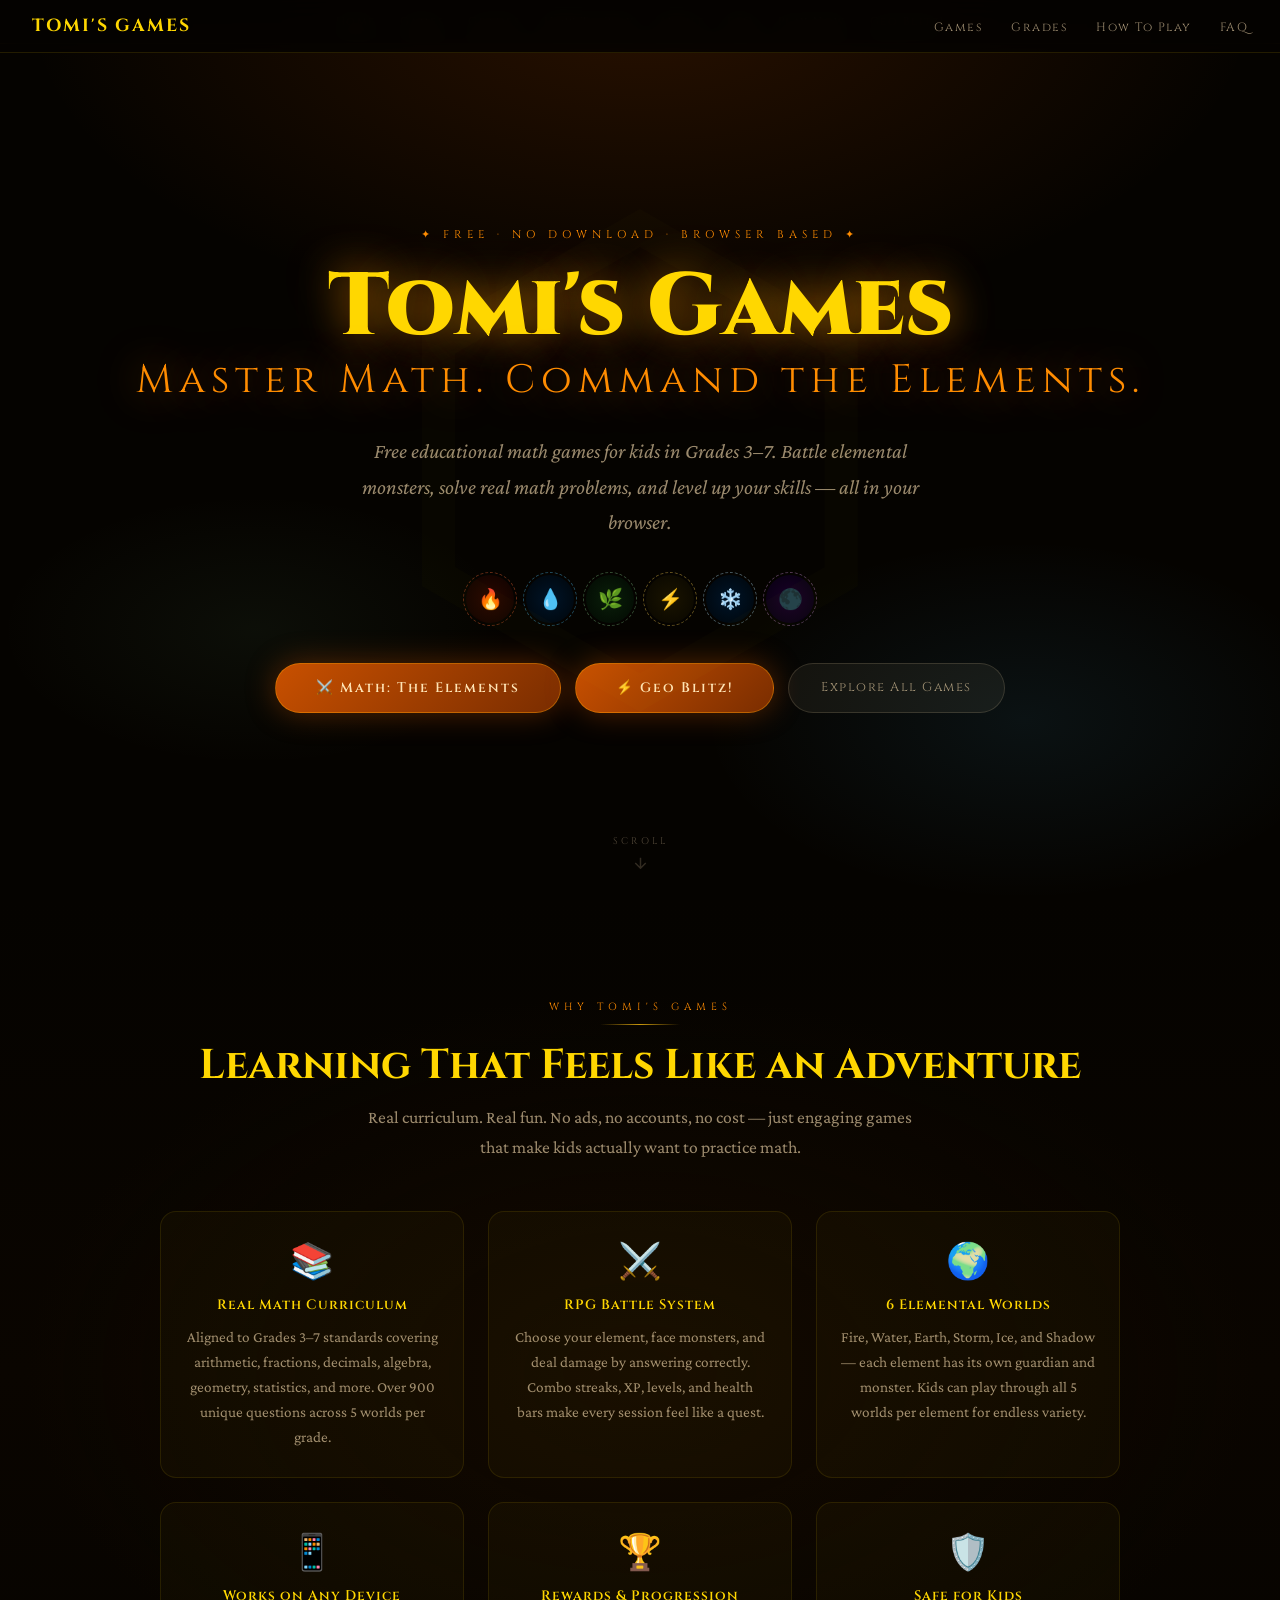
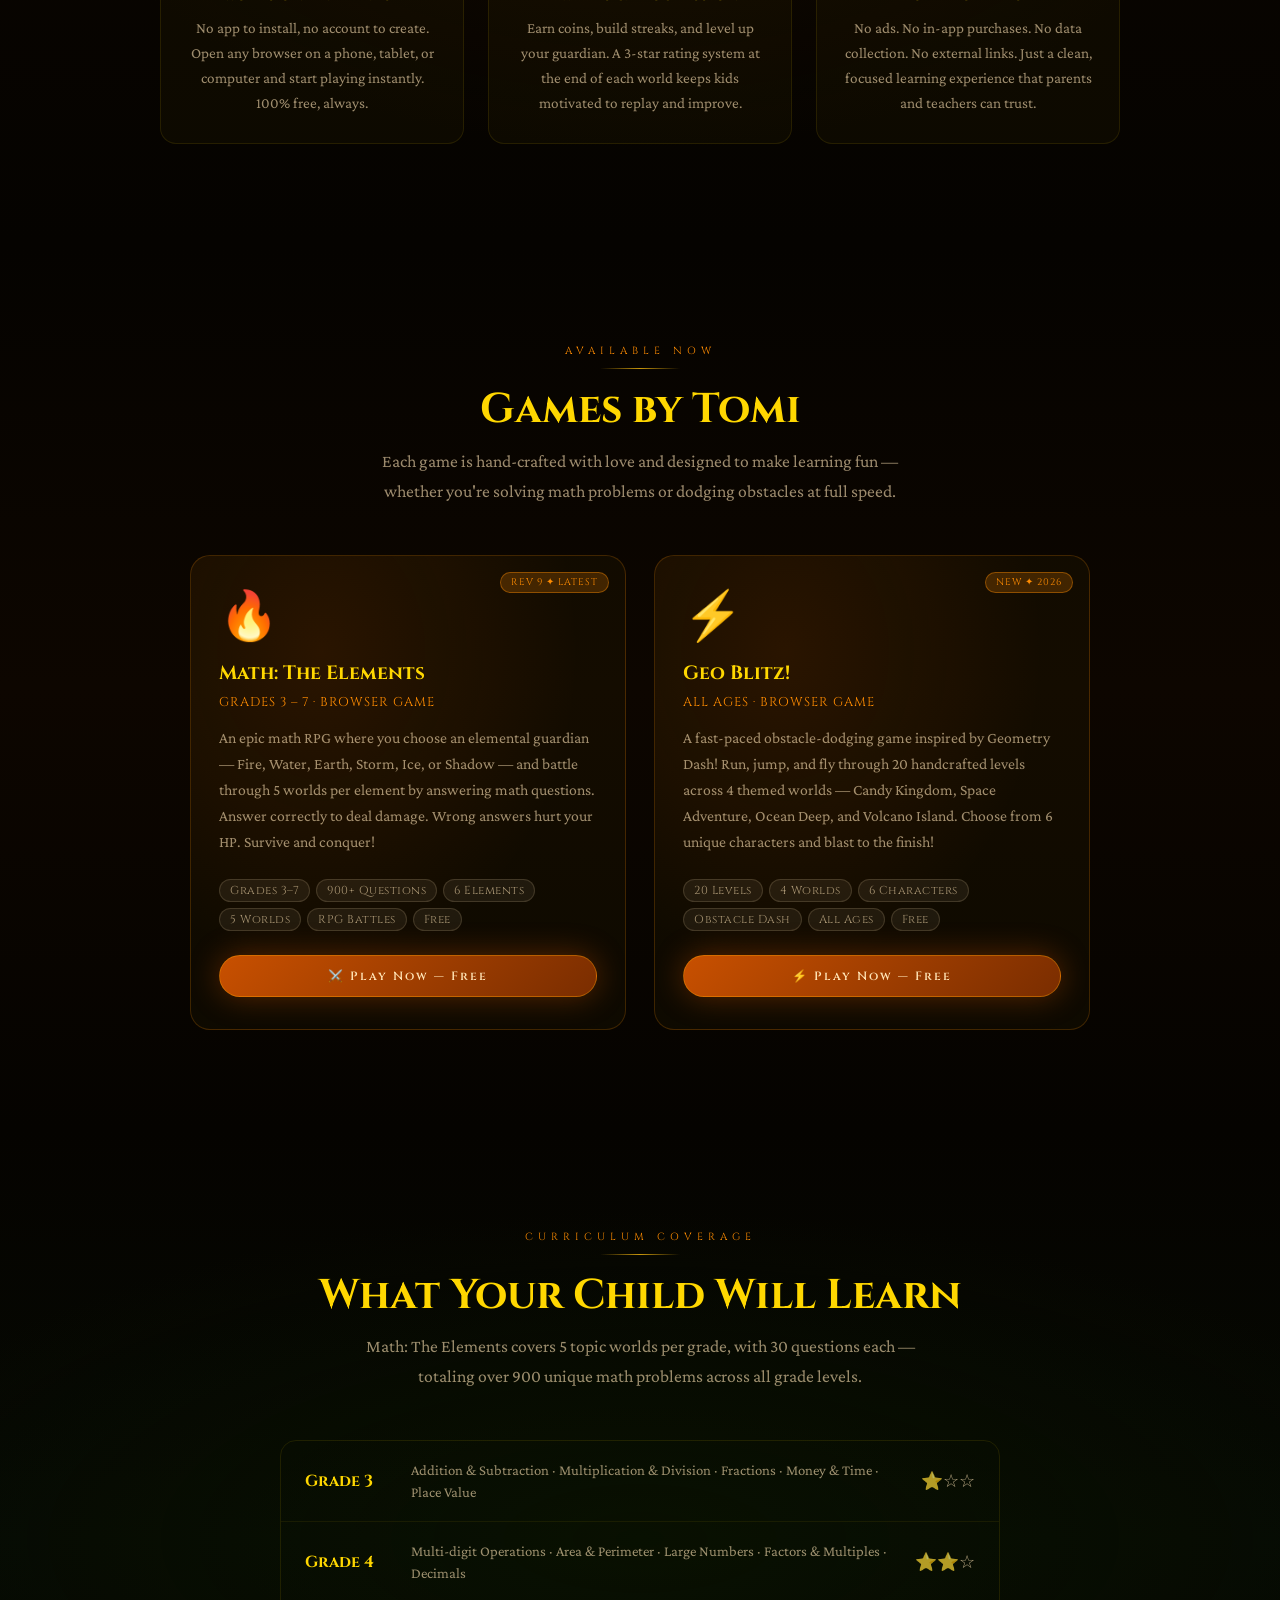
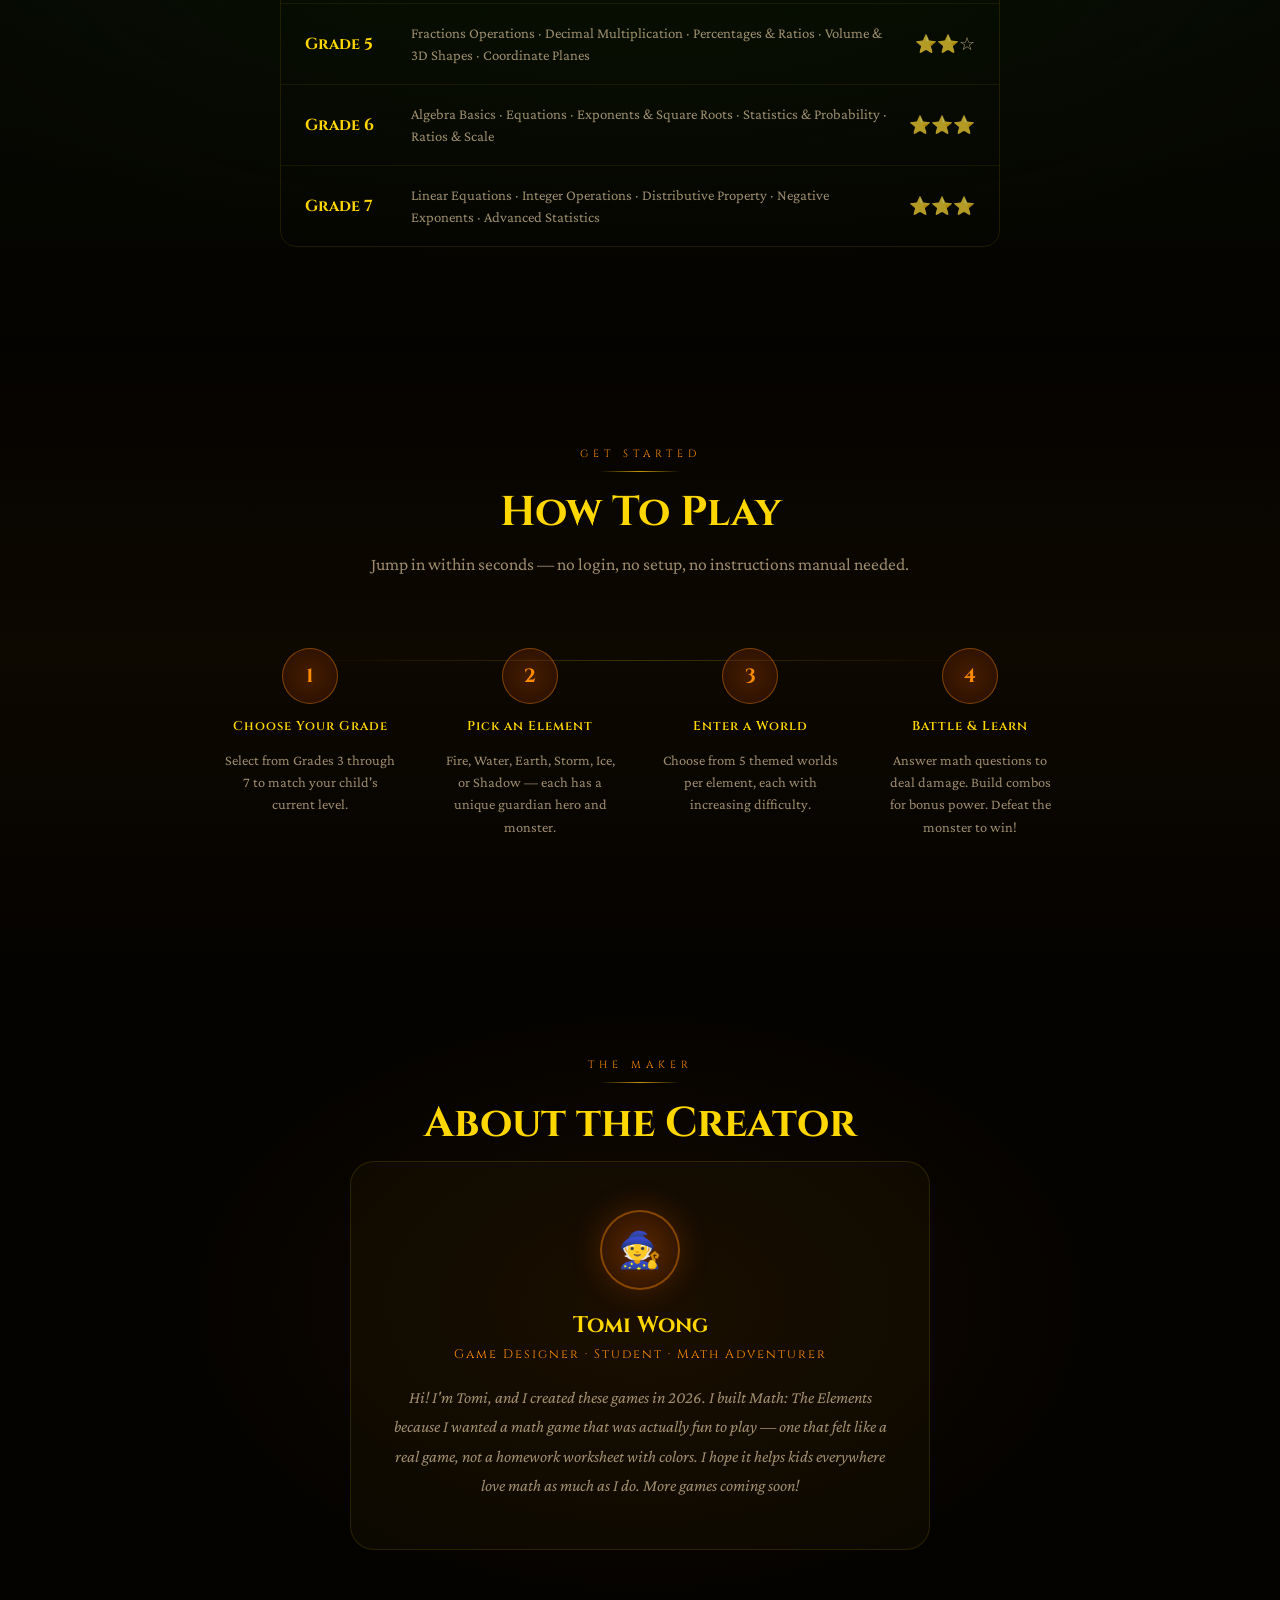
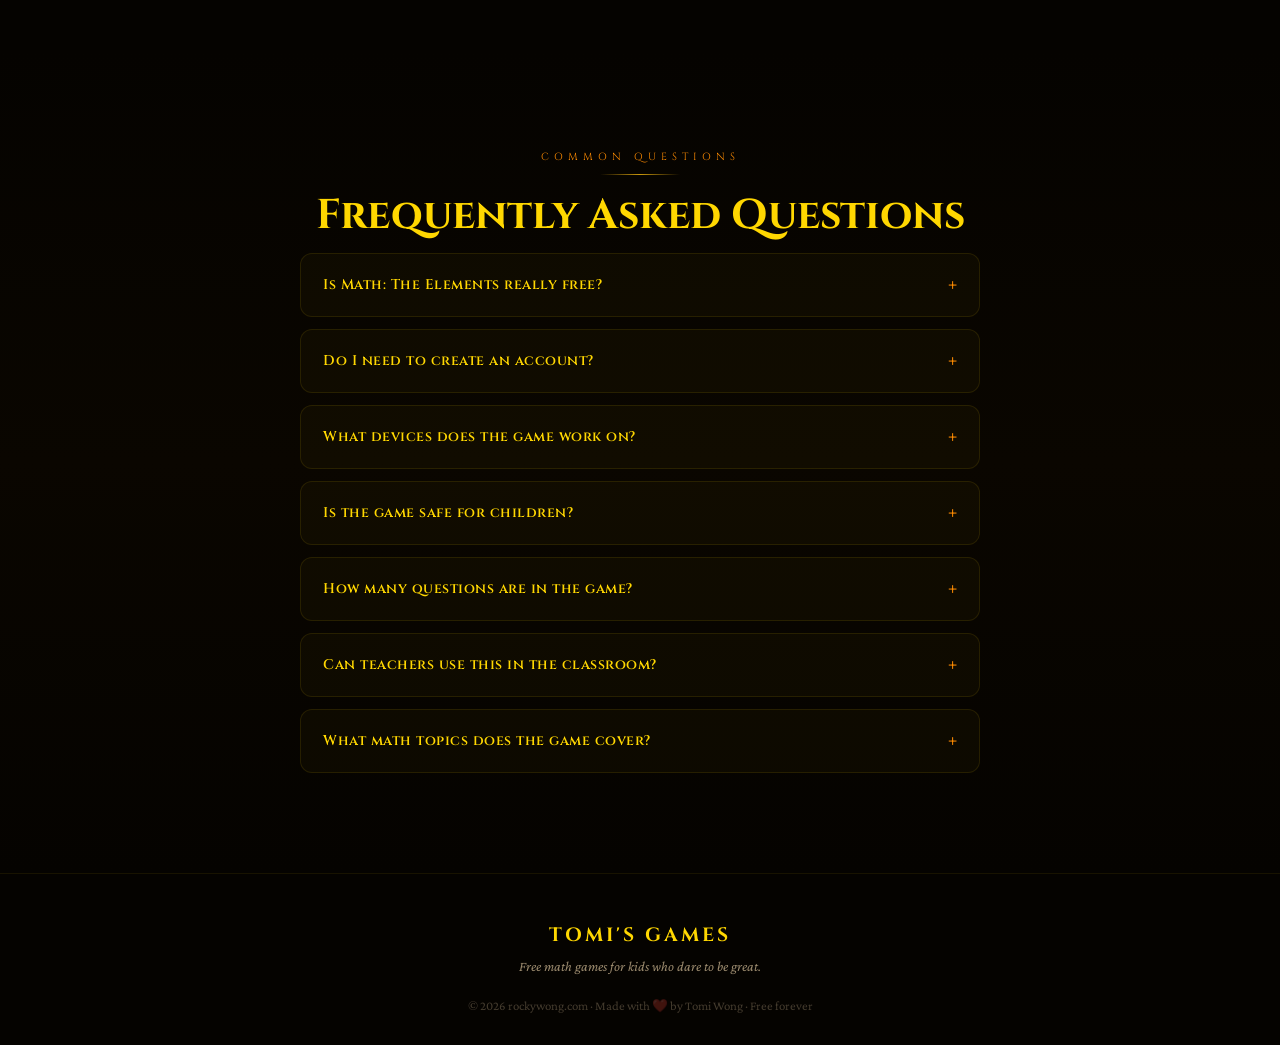
<file: index.html>
<!DOCTYPE html>
<html lang="en">
<head>
  <meta charset="UTF-8">
  <meta name="viewport" content="width=device-width, initial-scale=1.0">
  <meta name="google-site-verification" content="LdNwCnFE3_pQNAMaNvvCM6LlpbDAECVR-IfErve1Pvw" />

  <!-- ═══════════════════════════════════════════════
       PRIMARY SEO TAGS
  ═══════════════════════════════════════════════ -->
  <title>Tomi's Games — Free Math Games for Kids Grades 3–7 | rockywong.com</title>
  <meta name="description" content="Free browser-based math games for kids in grades 3–7. Battle monsters, master the elements, and level up your math skills with Math: The Elements — no download needed.">
  <meta name="keywords" content="free math games for kids, math games grades 3-7, educational math game, math RPG for kids, fun math games online, math battle game, grade 3 math game, grade 4 math game, grade 5 math game, grade 6 math game, grade 7 math game, browser math game, tomi games">
  <meta name="author" content="Tomi Wong">
  <meta name="robots" content="index, follow">
  <meta name="theme-color" content="#050300">
  <link rel="canonical" href="https://rockywong.com/">

  <!-- ═══════════════════════════════════════════════
       OPEN GRAPH (Facebook, TikTok, Discord previews)
  ═══════════════════════════════════════════════ -->
  <meta property="og:type" content="website">
  <meta property="og:url" content="https://rockywong.com/">
  <meta property="og:title" content="Tomi's Games — Free Math Games for Kids Grades 3–7">
  <meta property="og:description" content="Battle monsters and master elemental magic by solving real math problems. A free browser game for grades 3–7 — no app, no download, just play.">
  <meta property="og:image" content="https://rockywong.com/preview.png">
  <meta property="og:image:alt" content="Math: The Elements — Free Math RPG for Kids">
  <meta property="og:site_name" content="rockywong.com">
  <meta property="og:locale" content="en_US">

  <!-- ═══════════════════════════════════════════════
       TWITTER / X CARD
  ═══════════════════════════════════════════════ -->
  <meta name="twitter:card" content="summary_large_image">
  <meta name="twitter:title" content="Tomi's Games — Free Math Games for Kids">
  <meta name="twitter:description" content="Free browser-based math RPG for grades 3–7. No download needed.">
  <meta name="twitter:image" content="https://rockywong.com/preview.png">

  <!-- ═══════════════════════════════════════════════
       STRUCTURED DATA — WebSite + WebApplication
  ═══════════════════════════════════════════════ -->
  <script type="application/ld+json">
  {
    "@context": "https://schema.org",
    "@graph": [
      {
        "@type": "WebSite",
        "name": "Tomi's Games",
        "url": "https://rockywong.com",
        "description": "Free educational math games for kids in grades 3 through 7",
        "author": {
          "@type": "Person",
          "name": "Tomi Wong"
        }
      },
      {
        "@type": "WebApplication",
        "name": "Math: The Elements",
        "url": "https://rockywong12.github.io/Tomi_Games2026/MathTheElements_9.html",
        "description": "A free browser-based math RPG game where kids in grades 3–7 battle monsters by answering math questions across 6 elemental worlds.",
        "applicationCategory": "EducationalApplication",
        "operatingSystem": "Any (browser-based)",
        "browserRequirements": "HTML5 compatible browser",
        "isAccessibleForFree": true,
        "educationalUse": ["practice", "assessment"],
        "typicalAgeRange": "8-13",
        "teaches": "Mathematics",
        "educationalAlignment": {
          "@type": "AlignmentObject",
          "educationalFramework": "Common Core State Standards",
          "targetGrade": "3-7"
        },
        "author": {
          "@type": "Person",
          "name": "Tomi Wong"
        },
        "offers": {
          "@type": "Offer",
          "price": "0",
          "priceCurrency": "USD"
        }
      }
    ]
  }
  </script>

  <!-- ═══════════════════════════════════════════════
       FONTS
  ═══════════════════════════════════════════════ -->
  <link rel="preconnect" href="https://fonts.googleapis.com">
  <link rel="preconnect" href="https://fonts.gstatic.com" crossorigin>
  <link href="https://fonts.googleapis.com/css2?family=Cinzel:wght@400;600;700;900&family=Crimson+Pro:ital,wght@0,300;0,400;0,600;1,400&display=swap" rel="stylesheet">

  <style>
    /* ── RESET & BASE ─────────────────────────────── */
    *, *::before, *::after { box-sizing: border-box; margin: 0; padding: 0; }

    :root {
      --gold:      #FFD700;
      --gold-dim:  #C8960C;
      --amber:     #FF8C00;
      --cream:     #FFE4B5;
      --cream-dim: rgba(255,228,181,0.6);
      --void:      #050300;
      --deep:      #0d0800;
      --fire:      #FF6B35;
      --water:     #4FC3F7;
      --earth:     #81C784;
      --storm:     #FFD54F;
      --ice:       #B3E5FC;
      --shadow:    #CE93D8;
    }

    html { scroll-behavior: smooth; }

    body {
      font-family: 'Crimson Pro', Georgia, serif;
      background: var(--void);
      color: var(--cream);
      overflow-x: hidden;
      min-height: 100vh;
    }

    /* ── STAR FIELD ───────────────────────────────── */
    #starfield {
      position: fixed;
      inset: 0;
      pointer-events: none;
      z-index: 0;
      overflow: hidden;
    }
    .star {
      position: absolute;
      background: white;
      border-radius: 50%;
      animation: twinkle var(--dur, 3s) ease-in-out infinite;
      animation-delay: var(--delay, 0s);
      opacity: 0.15;
    }
    @keyframes twinkle {
      0%, 100% { opacity: 0.1; transform: scale(1); }
      50%       { opacity: 0.8; transform: scale(1.4); }
    }

    /* ── NOISE OVERLAY ────────────────────────────── */
    body::before {
      content: '';
      position: fixed;
      inset: 0;
      background-image: url("data:image/svg+xml,%3Csvg viewBox='0 0 256 256' xmlns='http://www.w3.org/2000/svg'%3E%3Cfilter id='noise'%3E%3CfeTurbulence type='fractalNoise' baseFrequency='0.9' numOctaves='4' stitchTiles='stitch'/%3E%3C/filter%3E%3Crect width='100%25' height='100%25' filter='url(%23noise)' opacity='0.03'/%3E%3C/svg%3E");
      pointer-events: none;
      z-index: 0;
      opacity: 0.4;
    }

    /* ── LAYOUT ───────────────────────────────────── */
    main { position: relative; z-index: 1; }

    /* ── NAV ──────────────────────────────────────── */
    nav {
      position: fixed;
      top: 0; left: 0; right: 0;
      z-index: 100;
      padding: 14px 32px;
      display: flex;
      align-items: center;
      justify-content: space-between;
      background: rgba(5,3,0,0.85);
      backdrop-filter: blur(12px);
      border-bottom: 1px solid rgba(255,215,0,0.12);
    }
    .nav-logo {
      font-family: 'Cinzel', serif;
      font-weight: 700;
      font-size: 1.1rem;
      color: var(--gold);
      text-decoration: none;
      letter-spacing: 2px;
    }
    .nav-links {
      display: flex;
      gap: 28px;
      list-style: none;
    }
    .nav-links a {
      font-family: 'Cinzel', serif;
      font-size: 0.75rem;
      color: var(--cream-dim);
      text-decoration: none;
      letter-spacing: 1.5px;
      transition: color 0.2s;
    }
    .nav-links a:hover { color: var(--gold); }

    /* ── HERO ─────────────────────────────────────── */
    #hero {
      min-height: 100vh;
      display: flex;
      flex-direction: column;
      align-items: center;
      justify-content: center;
      text-align: center;
      padding: 100px 24px 60px;
      background:
        radial-gradient(ellipse 80% 60% at 50% 0%, rgba(200,80,0,0.18) 0%, transparent 60%),
        radial-gradient(ellipse 50% 40% at 80% 80%, rgba(79,195,247,0.08) 0%, transparent 50%),
        radial-gradient(ellipse 40% 30% at 20% 70%, rgba(129,199,132,0.06) 0%, transparent 50%),
        var(--void);
      position: relative;
      overflow: hidden;
    }

    /* Rune ring decoration */
    #hero::after {
      content: '⬡';
      position: absolute;
      font-size: 600px;
      color: rgba(255,215,0,0.015);
      top: 50%;
      left: 50%;
      transform: translate(-50%, -50%);
      pointer-events: none;
      animation: slowSpin 60s linear infinite;
    }
    @keyframes slowSpin { from { transform: translate(-50%,-50%) rotate(0); } to { transform: translate(-50%,-50%) rotate(360deg); } }

    .hero-eyebrow {
      font-family: 'Cinzel', serif;
      font-size: 0.7rem;
      letter-spacing: 5px;
      color: var(--amber);
      margin-bottom: 20px;
      opacity: 0;
      animation: fadeUp 0.8s ease forwards 0.2s;
    }

    h1.hero-title {
      font-family: 'Cinzel', serif;
      font-weight: 900;
      font-size: clamp(2.8rem, 8vw, 5.5rem);
      line-height: 1.05;
      color: var(--gold);
      text-shadow:
        0 0 40px rgba(255,140,0,0.6),
        0 0 80px rgba(255,215,0,0.2);
      margin-bottom: 12px;
      opacity: 0;
      animation: fadeUp 0.8s ease forwards 0.4s;
    }
    h1.hero-title span {
      display: block;
      font-size: 0.45em;
      letter-spacing: 6px;
      color: var(--amber);
      font-weight: 400;
      margin-top: 6px;
    }

    .hero-subtitle {
      font-size: clamp(1.05rem, 2.5vw, 1.3rem);
      color: var(--cream-dim);
      max-width: 560px;
      line-height: 1.7;
      margin: 20px auto 36px;
      font-style: italic;
      opacity: 0;
      animation: fadeUp 0.8s ease forwards 0.6s;
    }

    /* Element orbs row */
    .elements-row {
      display: flex;
      gap: 12px;
      justify-content: center;
      flex-wrap: wrap;
      margin-bottom: 40px;
      opacity: 0;
      animation: fadeUp 0.8s ease forwards 0.8s;
    }
    .elem-pip {
      width: 48px; height: 48px;
      border-radius: 50%;
      display: flex; align-items: center; justify-content: center;
      font-size: 20px;
      position: relative;
      animation: orbFloat 3s ease-in-out infinite;
    }
    .elem-pip::after {
      content: '';
      position: absolute;
      inset: -3px;
      border-radius: 50%;
      border: 1px dashed currentColor;
      opacity: 0.4;
      animation: orbSpin 6s linear infinite;
    }
    @keyframes orbFloat { 0%,100%{transform:translateY(0)} 50%{transform:translateY(-6px)} }
    @keyframes orbSpin  { from{transform:rotate(0)} to{transform:rotate(360deg)} }

    .ep-fire    { background: radial-gradient(circle,#2a0800,#0d0200); color: var(--fire);   animation-delay: 0s; }
    .ep-water   { background: radial-gradient(circle,#001428,#000509); color: var(--water);  animation-delay: 0.3s; }
    .ep-earth   { background: radial-gradient(circle,#0a1f0a,#020802); color: var(--earth);  animation-delay: 0.6s; }
    .ep-storm   { background: radial-gradient(circle,#1a1400,#080600); color: var(--storm);  animation-delay: 0.9s; }
    .ep-ice     { background: radial-gradient(circle,#001428,#000509); color: var(--ice);    animation-delay: 1.2s; }
    .ep-shadow  { background: radial-gradient(circle,#1a0028,#060010); color: var(--shadow); animation-delay: 1.5s; }

    /* CTA Buttons */
    .cta-group {
      display: flex;
      gap: 14px;
      flex-wrap: wrap;
      justify-content: center;
      opacity: 0;
      animation: fadeUp 0.8s ease forwards 1s;
    }
    .btn-primary {
      background: linear-gradient(135deg, #C85000, #7a2d00);
      color: var(--cream);
      padding: 15px 40px;
      border-radius: 32px;
      font-family: 'Cinzel', serif;
      font-size: 0.85rem;
      font-weight: 600;
      letter-spacing: 2px;
      text-decoration: none;
      border: 1px solid rgba(255,160,0,0.4);
      box-shadow: 0 0 30px rgba(200,80,0,0.4);
      transition: all 0.25s;
      display: inline-block;
    }
    .btn-primary:hover {
      transform: translateY(-2px);
      box-shadow: 0 0 50px rgba(255,140,0,0.6);
      color: var(--gold);
    }
    .btn-secondary {
      background: rgba(255,228,181,0.06);
      color: var(--cream-dim);
      padding: 15px 32px;
      border-radius: 32px;
      font-family: 'Cinzel', serif;
      font-size: 0.8rem;
      letter-spacing: 1.5px;
      text-decoration: none;
      border: 1px solid rgba(255,228,181,0.15);
      transition: all 0.25s;
      display: inline-block;
    }
    .btn-secondary:hover {
      background: rgba(255,228,181,0.1);
      color: var(--cream);
      transform: translateY(-2px);
    }

    @keyframes fadeUp {
      from { opacity: 0; transform: translateY(20px); }
      to   { opacity: 1; transform: translateY(0); }
    }

    /* Scroll hint */
    .scroll-hint {
      position: absolute;
      bottom: 28px;
      left: 50%;
      transform: translateX(-50%);
      display: flex;
      flex-direction: column;
      align-items: center;
      gap: 6px;
      opacity: 0.3;
      animation: bounce 2s ease-in-out infinite;
    }
    .scroll-hint span {
      font-family: 'Cinzel', serif;
      font-size: 0.6rem;
      letter-spacing: 3px;
      color: var(--cream);
    }
    .scroll-hint svg { width: 18px; opacity: 0.6; }
    @keyframes bounce { 0%,100%{transform:translateX(-50%) translateY(0)} 50%{transform:translateX(-50%) translateY(6px)} }

    /* ── SECTION SHARED ───────────────────────────── */
    section { position: relative; z-index: 1; }

    .section-eyebrow {
      font-family: 'Cinzel', serif;
      font-size: 0.65rem;
      letter-spacing: 5px;
      color: var(--amber);
      text-align: center;
      margin-bottom: 10px;
    }
    .section-title {
      font-family: 'Cinzel', serif;
      font-size: clamp(1.6rem, 4vw, 2.6rem);
      font-weight: 700;
      color: var(--gold);
      text-align: center;
      margin-bottom: 12px;
      line-height: 1.2;
    }
    .section-lead {
      font-size: 1.1rem;
      color: var(--cream-dim);
      text-align: center;
      max-width: 560px;
      margin: 0 auto 48px;
      line-height: 1.7;
    }

    .divider {
      width: 80px;
      height: 1px;
      background: linear-gradient(90deg, transparent, var(--gold-dim), transparent);
      margin: 0 auto 16px;
    }

    /* ── ABOUT / FEATURES ─────────────────────────── */
    #about {
      padding: 100px 24px;
      background:
        radial-gradient(ellipse 60% 50% at 50% 50%, rgba(20,10,0,0.8) 0%, transparent 80%),
        linear-gradient(180deg, var(--void) 0%, #0a0500 50%, var(--void) 100%);
    }

    .features-grid {
      display: grid;
      grid-template-columns: repeat(auto-fit, minmax(240px, 1fr));
      gap: 24px;
      max-width: 960px;
      margin: 0 auto;
    }
    .feature-card {
      background: rgba(255,215,0,0.03);
      border: 1px solid rgba(255,215,0,0.1);
      border-radius: 16px;
      padding: 28px 24px;
      text-align: center;
      transition: all 0.3s;
      position: relative;
      overflow: hidden;
    }
    .feature-card::before {
      content: '';
      position: absolute;
      inset: 0;
      background: radial-gradient(ellipse at 50% 0%, rgba(255,140,0,0.08), transparent 60%);
      opacity: 0;
      transition: opacity 0.3s;
    }
    .feature-card:hover { transform: translateY(-4px); border-color: rgba(255,215,0,0.25); }
    .feature-card:hover::before { opacity: 1; }
    .feature-icon { font-size: 2.2rem; margin-bottom: 14px; display: block; }
    .feature-title {
      font-family: 'Cinzel', serif;
      font-size: 0.85rem;
      font-weight: 600;
      color: var(--gold);
      letter-spacing: 1px;
      margin-bottom: 10px;
    }
    .feature-text {
      font-size: 0.95rem;
      color: var(--cream-dim);
      line-height: 1.65;
    }

    /* ── GAMES SECTION ────────────────────────────── */
    #games {
      padding: 100px 24px;
      background: linear-gradient(180deg, var(--void) 0%, #0d0600 50%, var(--void) 100%);
    }

    .games-grid {
      display: grid;
      grid-template-columns: repeat(auto-fit, minmax(280px, 1fr));
      gap: 28px;
      max-width: 900px;
      margin: 0 auto;
    }
    .game-card {
      background: radial-gradient(ellipse at 30% 20%, rgba(200,80,0,0.12), transparent 60%),
                  rgba(255,215,0,0.03);
      border: 1px solid rgba(255,140,0,0.2);
      border-radius: 20px;
      padding: 32px 28px;
      position: relative;
      overflow: hidden;
      transition: all 0.3s;
    }
    .game-card:hover {
      transform: translateY(-5px);
      border-color: rgba(255,215,0,0.4);
      box-shadow: 0 20px 60px rgba(200,80,0,0.2);
    }
    .game-card-badge {
      position: absolute;
      top: 16px; right: 16px;
      background: rgba(255,140,0,0.2);
      border: 1px solid rgba(255,140,0,0.4);
      border-radius: 20px;
      padding: 3px 10px;
      font-family: 'Cinzel', serif;
      font-size: 0.6rem;
      color: var(--amber);
      letter-spacing: 1px;
    }
    .game-card-icon { font-size: 3rem; margin-bottom: 16px; display: block; }
    .game-card-title {
      font-family: 'Cinzel', serif;
      font-size: 1.2rem;
      font-weight: 700;
      color: var(--gold);
      margin-bottom: 8px;
    }
    .game-card-sub {
      font-size: 0.8rem;
      color: var(--amber);
      font-family: 'Cinzel', serif;
      letter-spacing: 1px;
      margin-bottom: 14px;
    }
    .game-card-desc {
      font-size: 0.98rem;
      color: var(--cream-dim);
      line-height: 1.65;
      margin-bottom: 24px;
    }
    .game-tags {
      display: flex;
      flex-wrap: wrap;
      gap: 6px;
      margin-bottom: 24px;
    }
    .tag {
      background: rgba(255,228,181,0.07);
      border: 1px solid rgba(255,228,181,0.15);
      border-radius: 20px;
      padding: 3px 10px;
      font-size: 0.72rem;
      color: var(--cream-dim);
      font-family: 'Cinzel', serif;
      letter-spacing: 0.5px;
    }
    .game-card .btn-primary {
      width: 100%;
      text-align: center;
      padding: 12px 24px;
      font-size: 0.75rem;
    }

    /* ── GRADES SECTION ───────────────────────────── */
    #grades {
      padding: 100px 24px;
      background:
        radial-gradient(ellipse 80% 50% at 50% 50%, rgba(10,20,0,0.6) 0%, transparent 80%),
        linear-gradient(180deg, var(--void) 0%, #060a03 50%, var(--void) 100%);
    }

    .grades-table {
      max-width: 720px;
      margin: 0 auto;
      border: 1px solid rgba(255,215,0,0.1);
      border-radius: 16px;
      overflow: hidden;
    }
    .grade-row {
      display: grid;
      grid-template-columns: 90px 1fr auto;
      align-items: center;
      padding: 18px 24px;
      border-bottom: 1px solid rgba(255,215,0,0.07);
      transition: background 0.2s;
      gap: 16px;
    }
    .grade-row:last-child { border-bottom: none; }
    .grade-row:hover { background: rgba(255,215,0,0.04); }
    .grade-label {
      font-family: 'Cinzel', serif;
      font-size: 1rem;
      font-weight: 700;
      color: var(--gold);
    }
    .grade-topics {
      font-size: 0.92rem;
      color: var(--cream-dim);
      line-height: 1.5;
    }
    .grade-level {
      font-size: 1.1rem;
      opacity: 0.7;
      white-space: nowrap;
    }

    /* ── HOW TO PLAY ──────────────────────────────── */
    #how-to-play {
      padding: 100px 24px;
      background: linear-gradient(180deg, var(--void) 0%, #0d0800 50%, var(--void) 100%);
    }

    .steps-row {
      display: grid;
      grid-template-columns: repeat(auto-fit, minmax(180px, 1fr));
      gap: 20px;
      max-width: 860px;
      margin: 0 auto;
      position: relative;
    }
    .steps-row::before {
      content: '';
      position: absolute;
      top: 32px;
      left: 10%;
      right: 10%;
      height: 1px;
      background: linear-gradient(90deg, transparent, rgba(255,215,0,0.2), transparent);
    }
    .step {
      display: flex;
      flex-direction: column;
      align-items: center;
      text-align: center;
      gap: 14px;
      padding: 20px 12px;
    }
    .step-num {
      width: 56px; height: 56px;
      border-radius: 50%;
      background: radial-gradient(circle, rgba(200,80,0,0.3), rgba(100,30,0,0.3));
      border: 1px solid rgba(255,140,0,0.4);
      display: flex; align-items: center; justify-content: center;
      font-family: 'Cinzel', serif;
      font-size: 1.2rem;
      font-weight: 700;
      color: var(--amber);
      position: relative;
      z-index: 1;
    }
    .step-title {
      font-family: 'Cinzel', serif;
      font-size: 0.8rem;
      font-weight: 600;
      color: var(--gold);
      letter-spacing: 1px;
    }
    .step-text {
      font-size: 0.9rem;
      color: var(--cream-dim);
      line-height: 1.55;
    }

    /* ── ABOUT CREATOR ────────────────────────────── */
    #creator {
      padding: 100px 24px;
      background:
        radial-gradient(ellipse 50% 60% at 50% 50%, rgba(100,40,0,0.15), transparent 70%),
        var(--void);
    }
    .creator-card {
      max-width: 580px;
      margin: 0 auto;
      background: rgba(255,215,0,0.03);
      border: 1px solid rgba(255,215,0,0.12);
      border-radius: 24px;
      padding: 48px 40px;
      text-align: center;
    }
    .creator-avatar {
      width: 80px; height: 80px;
      border-radius: 50%;
      background: radial-gradient(circle, rgba(200,80,0,0.4), rgba(50,20,0,0.4));
      border: 2px solid rgba(255,140,0,0.4);
      display: flex; align-items: center; justify-content: center;
      font-size: 2.2rem;
      margin: 0 auto 20px;
      box-shadow: 0 0 30px rgba(200,80,0,0.3);
    }
    .creator-name {
      font-family: 'Cinzel', serif;
      font-size: 1.4rem;
      font-weight: 700;
      color: var(--gold);
      margin-bottom: 6px;
    }
    .creator-role {
      font-size: 0.78rem;
      font-family: 'Cinzel', serif;
      letter-spacing: 2px;
      color: var(--amber);
      margin-bottom: 20px;
    }
    .creator-bio {
      font-size: 1.05rem;
      color: var(--cream-dim);
      line-height: 1.75;
      font-style: italic;
    }

    /* ── FAQ ──────────────────────────────────────── */
    #faq {
      padding: 100px 24px;
      background: linear-gradient(180deg, var(--void) 0%, #0a0600 50%, var(--void) 100%);
    }
    .faq-list {
      max-width: 680px;
      margin: 0 auto;
      display: flex;
      flex-direction: column;
      gap: 12px;
    }
    .faq-item {
      background: rgba(255,215,0,0.03);
      border: 1px solid rgba(255,215,0,0.1);
      border-radius: 12px;
      overflow: hidden;
    }
    .faq-q {
      padding: 18px 22px;
      font-family: 'Cinzel', serif;
      font-size: 0.88rem;
      font-weight: 600;
      color: var(--gold);
      cursor: pointer;
      display: flex;
      justify-content: space-between;
      align-items: center;
      letter-spacing: 0.5px;
      transition: background 0.2s;
    }
    .faq-q:hover { background: rgba(255,215,0,0.05); }
    .faq-q::after { content: '+'; font-size: 1.2rem; color: var(--amber); transition: transform 0.3s; }
    .faq-item.open .faq-q::after { transform: rotate(45deg); }
    .faq-a {
      max-height: 0;
      overflow: hidden;
      transition: max-height 0.35s ease, padding 0.35s ease;
      padding: 0 22px;
      font-size: 0.97rem;
      color: var(--cream-dim);
      line-height: 1.7;
    }
    .faq-item.open .faq-a {
      max-height: 200px;
      padding: 0 22px 18px;
    }

    /* ── FOOTER ───────────────────────────────────── */
    footer {
      padding: 48px 24px 32px;
      border-top: 1px solid rgba(255,215,0,0.08);
      text-align: center;
      position: relative;
      z-index: 1;
    }
    .footer-logo {
      font-family: 'Cinzel', serif;
      font-size: 1.2rem;
      font-weight: 700;
      color: var(--gold);
      letter-spacing: 3px;
      margin-bottom: 10px;
    }
    .footer-tagline {
      font-size: 0.88rem;
      color: var(--cream-dim);
      font-style: italic;
      margin-bottom: 24px;
    }
    .footer-links {
      display: flex;
      gap: 24px;
      justify-content: center;
      flex-wrap: wrap;
      margin-bottom: 28px;
    }
    .footer-links a {
      font-family: 'Cinzel', serif;
      font-size: 0.7rem;
      letter-spacing: 1.5px;
      color: var(--cream-dim);
      text-decoration: none;
      transition: color 0.2s;
    }
    .footer-links a:hover { color: var(--gold); }
    .footer-copy {
      font-size: 0.8rem;
      color: rgba(255,228,181,0.25);
    }

    /* ── RESPONSIVE ───────────────────────────────── */
    @media (max-width: 600px) {
      nav { padding: 12px 18px; }
      .nav-links { gap: 16px; }
      .nav-links a { font-size: 0.68rem; }
      .steps-row::before { display: none; }
      .grade-row { grid-template-columns: 70px 1fr; }
      .grade-level { display: none; }
      .creator-card { padding: 36px 24px; }
    }
  </style>
</head>

<body>

  <!-- ── STAR FIELD ── -->
  <div id="starfield" aria-hidden="true"></div>

  <!-- ── NAV ── -->
  <nav role="navigation" aria-label="Main navigation">
    <a href="/" class="nav-logo" aria-label="Tomi's Games home">TOMI'S GAMES</a>
    <ul class="nav-links">
      <li><a href="#games">Games</a></li>
      <li><a href="#grades">Grades</a></li>
      <li><a href="#how-to-play">How To Play</a></li>
      <li><a href="#faq">FAQ</a></li>
    </ul>
  </nav>

  <main>

    <!-- ══════════════════════════════════════════════
         HERO
    ══════════════════════════════════════════════ -->
    <section id="hero" aria-label="Welcome to Tomi's Games">
      <p class="hero-eyebrow" aria-hidden="true">✦ FREE · NO DOWNLOAD · BROWSER BASED ✦</p>

      <h1 class="hero-title">
        Tomi's Games
        <span>Master Math. Command the Elements.</span>
      </h1>

      <p class="hero-subtitle">
        Free educational math games for kids in Grades 3–7.
        Battle elemental monsters, solve real math problems,
        and level up your skills — all in your browser.
      </p>

      <!-- Element orbs — purely decorative, hidden from screen readers -->
      <div class="elements-row" aria-hidden="true">
        <div class="elem-pip ep-fire"   title="Fire">🔥</div>
        <div class="elem-pip ep-water"  title="Water">💧</div>
        <div class="elem-pip ep-earth"  title="Earth">🌿</div>
        <div class="elem-pip ep-storm"  title="Storm">⚡</div>
        <div class="elem-pip ep-ice"    title="Ice">❄️</div>
        <div class="elem-pip ep-shadow" title="Shadow">🌑</div>
      </div>

      <div class="cta-group">
        <a href="https://rockywong12.github.io/Tomi_Games2026/MathTheElements_9.html" class="btn-primary" aria-label="Play Math: The Elements now">
          ⚔️ Math: The Elements
        </a>
        <a href="https://rockywong12.github.io/Tomi_Games2026/geometry-kids/index.html" class="btn-primary" aria-label="Play Geo Blitz">
          ⚡ Geo Blitz!
        </a>
        <a href="#games" class="btn-secondary" aria-label="See all games">
          Explore All Games
        </a>
      </div>

      <div class="scroll-hint" aria-hidden="true">
        <span>SCROLL</span>
        <svg viewBox="0 0 24 24" fill="none" stroke="#FFE4B5" stroke-width="2">
          <path d="M12 5v14M5 12l7 7 7-7"/>
        </svg>
      </div>
    </section>

    <!-- ══════════════════════════════════════════════
         ABOUT / FEATURES
    ══════════════════════════════════════════════ -->
    <section id="about" aria-labelledby="about-title">
      <p class="section-eyebrow">WHY TOMI'S GAMES</p>
      <div class="divider" aria-hidden="true"></div>
      <h2 class="section-title" id="about-title">Learning That Feels Like an Adventure</h2>
      <p class="section-lead">
        Real curriculum. Real fun. No ads, no accounts, no cost —
        just engaging games that make kids actually want to practice math.
      </p>

      <div class="features-grid">
        <article class="feature-card">
          <span class="feature-icon" aria-hidden="true">📚</span>
          <h3 class="feature-title">Real Math Curriculum</h3>
          <p class="feature-text">Aligned to Grades 3–7 standards covering arithmetic, fractions, decimals, algebra, geometry, statistics, and more. Over 900 unique questions across 5 worlds per grade.</p>
        </article>
        <article class="feature-card">
          <span class="feature-icon" aria-hidden="true">⚔️</span>
          <h3 class="feature-title">RPG Battle System</h3>
          <p class="feature-text">Choose your element, face monsters, and deal damage by answering correctly. Combo streaks, XP, levels, and health bars make every session feel like a quest.</p>
        </article>
        <article class="feature-card">
          <span class="feature-icon" aria-hidden="true">🌍</span>
          <h3 class="feature-title">6 Elemental Worlds</h3>
          <p class="feature-text">Fire, Water, Earth, Storm, Ice, and Shadow — each element has its own guardian and monster. Kids can play through all 5 worlds per element for endless variety.</p>
        </article>
        <article class="feature-card">
          <span class="feature-icon" aria-hidden="true">📱</span>
          <h3 class="feature-title">Works on Any Device</h3>
          <p class="feature-text">No app to install, no account to create. Open any browser on a phone, tablet, or computer and start playing instantly. 100% free, always.</p>
        </article>
        <article class="feature-card">
          <span class="feature-icon" aria-hidden="true">🏆</span>
          <h3 class="feature-title">Rewards & Progression</h3>
          <p class="feature-text">Earn coins, build streaks, and level up your guardian. A 3-star rating system at the end of each world keeps kids motivated to replay and improve.</p>
        </article>
        <article class="feature-card">
          <span class="feature-icon" aria-hidden="true">🛡️</span>
          <h3 class="feature-title">Safe for Kids</h3>
          <p class="feature-text">No ads. No in-app purchases. No data collection. No external links. Just a clean, focused learning experience that parents and teachers can trust.</p>
        </article>
      </div>
    </section>

    <!-- ══════════════════════════════════════════════
         GAMES
    ══════════════════════════════════════════════ -->
    <section id="games" aria-labelledby="games-title">
      <p class="section-eyebrow">AVAILABLE NOW</p>
      <div class="divider" aria-hidden="true"></div>
      <h2 class="section-title" id="games-title">Games by Tomi</h2>
      <p class="section-lead">
        Each game is hand-crafted with love and designed to make learning fun — whether you're solving math problems or dodging obstacles at full speed.
      </p>

      <div class="games-grid">

        <!-- Game Card 1 -->
        <article class="game-card">
          <span class="game-card-badge">REV 9 ✦ LATEST</span>
          <span class="game-card-icon" aria-hidden="true">🔥</span>
          <h3 class="game-card-title">Math: The Elements</h3>
          <p class="game-card-sub">GRADES 3 – 7 · BROWSER GAME</p>
          <p class="game-card-desc">
            An epic math RPG where you choose an elemental guardian — Fire, Water, Earth, Storm,
            Ice, or Shadow — and battle through 5 worlds per element by answering math questions.
            Answer correctly to deal damage. Wrong answers hurt your HP. Survive and conquer!
          </p>
          <div class="game-tags" aria-label="Game features">
            <span class="tag">Grades 3–7</span>
            <span class="tag">900+ Questions</span>
            <span class="tag">6 Elements</span>
            <span class="tag">5 Worlds</span>
            <span class="tag">RPG Battles</span>
            <span class="tag">Free</span>
          </div>
          <a href="https://rockywong12.github.io/Tomi_Games2026/MathTheElements_9.html" class="btn-primary" aria-label="Play Math: The Elements">
            ⚔️ Play Now — Free
          </a>
        </article>

        <!-- Game Card 2 — Geo Blitz -->
        <article class="game-card">
          <span class="game-card-badge">NEW ✦ 2026</span>
          <span class="game-card-icon" aria-hidden="true">⚡</span>
          <h3 class="game-card-title">Geo Blitz!</h3>
          <p class="game-card-sub">ALL AGES · BROWSER GAME</p>
          <p class="game-card-desc">
            A fast-paced obstacle-dodging game inspired by Geometry Dash! Run, jump, and fly through 20 handcrafted levels across 4 themed worlds — Candy Kingdom, Space Adventure, Ocean Deep, and Volcano Island. Choose from 6 unique characters and blast to the finish!
          </p>
          <div class="game-tags" aria-label="Game features">
            <span class="tag">20 Levels</span>
            <span class="tag">4 Worlds</span>
            <span class="tag">6 Characters</span>
            <span class="tag">Obstacle Dash</span>
            <span class="tag">All Ages</span>
            <span class="tag">Free</span>
          </div>
          <a href="https://rockywong12.github.io/Tomi_Games2026/geometry-kids/index.html" class="btn-primary" aria-label="Play Geo Blitz">
            ⚡ Play Now — Free
          </a>
        </article>

      </div>
    </section>

    <!-- ══════════════════════════════════════════════
         GRADES
    ══════════════════════════════════════════════ -->
    <section id="grades" aria-labelledby="grades-title">
      <p class="section-eyebrow">CURRICULUM COVERAGE</p>
      <div class="divider" aria-hidden="true"></div>
      <h2 class="section-title" id="grades-title">What Your Child Will Learn</h2>
      <p class="section-lead">
        Math: The Elements covers 5 topic worlds per grade, with 30 questions each —
        totaling over 900 unique math problems across all grade levels.
      </p>

      <div class="grades-table" role="table" aria-label="Grade-by-grade curriculum overview">
        <div class="grade-row" role="row">
          <div class="grade-label" role="cell">Grade 3</div>
          <div class="grade-topics" role="cell">Addition &amp; Subtraction · Multiplication &amp; Division · Fractions · Money &amp; Time · Place Value</div>
          <div class="grade-level" role="cell" aria-label="Difficulty: beginner">⭐☆☆</div>
        </div>
        <div class="grade-row" role="row">
          <div class="grade-label" role="cell">Grade 4</div>
          <div class="grade-topics" role="cell">Multi-digit Operations · Area &amp; Perimeter · Large Numbers · Factors &amp; Multiples · Decimals</div>
          <div class="grade-level" role="cell" aria-label="Difficulty: easy">⭐⭐☆</div>
        </div>
        <div class="grade-row" role="row">
          <div class="grade-label" role="cell">Grade 5</div>
          <div class="grade-topics" role="cell">Fractions Operations · Decimal Multiplication · Percentages &amp; Ratios · Volume &amp; 3D Shapes · Coordinate Planes</div>
          <div class="grade-level" role="cell" aria-label="Difficulty: intermediate">⭐⭐☆</div>
        </div>
        <div class="grade-row" role="row">
          <div class="grade-label" role="cell">Grade 6</div>
          <div class="grade-topics" role="cell">Algebra Basics · Equations · Exponents &amp; Square Roots · Statistics &amp; Probability · Ratios &amp; Scale</div>
          <div class="grade-level" role="cell" aria-label="Difficulty: challenging">⭐⭐⭐</div>
        </div>
        <div class="grade-row" role="row">
          <div class="grade-label" role="cell">Grade 7</div>
          <div class="grade-topics" role="cell">Linear Equations · Integer Operations · Distributive Property · Negative Exponents · Advanced Statistics</div>
          <div class="grade-level" role="cell" aria-label="Difficulty: advanced">⭐⭐⭐</div>
        </div>
      </div>
    </section>

    <!-- ══════════════════════════════════════════════
         HOW TO PLAY
    ══════════════════════════════════════════════ -->
    <section id="how-to-play" aria-labelledby="howtoplay-title">
      <p class="section-eyebrow">GET STARTED</p>
      <div class="divider" aria-hidden="true"></div>
      <h2 class="section-title" id="howtoplay-title">How To Play</h2>
      <p class="section-lead">
        Jump in within seconds — no login, no setup, no instructions manual needed.
      </p>

      <div class="steps-row">
        <div class="step">
          <div class="step-num" aria-hidden="true">1</div>
          <h3 class="step-title">Choose Your Grade</h3>
          <p class="step-text">Select from Grades 3 through 7 to match your child's current level.</p>
        </div>
        <div class="step">
          <div class="step-num" aria-hidden="true">2</div>
          <h3 class="step-title">Pick an Element</h3>
          <p class="step-text">Fire, Water, Earth, Storm, Ice, or Shadow — each has a unique guardian hero and monster.</p>
        </div>
        <div class="step">
          <div class="step-num" aria-hidden="true">3</div>
          <h3 class="step-title">Enter a World</h3>
          <p class="step-text">Choose from 5 themed worlds per element, each with increasing difficulty.</p>
        </div>
        <div class="step">
          <div class="step-num" aria-hidden="true">4</div>
          <h3 class="step-title">Battle &amp; Learn</h3>
          <p class="step-text">Answer math questions to deal damage. Build combos for bonus power. Defeat the monster to win!</p>
        </div>
      </div>
    </section>

    <!-- ══════════════════════════════════════════════
         ABOUT CREATOR
    ══════════════════════════════════════════════ -->
    <section id="creator" aria-labelledby="creator-title">
      <p class="section-eyebrow">THE MAKER</p>
      <div class="divider" aria-hidden="true"></div>
      <h2 class="section-title" id="creator-title">About the Creator</h2>

      <div class="creator-card">
        <div class="creator-avatar" aria-hidden="true">🧙</div>
        <h3 class="creator-name">Tomi Wong</h3>
        <p class="creator-role">Game Designer · Student · Math Adventurer</p>
        <p class="creator-bio">
          Hi! I'm Tomi, and I created these games in 2026. I built Math: The Elements
          because I wanted a math game that was actually fun to play — one that felt
          like a real game, not a homework worksheet with colors. I hope it helps
          kids everywhere love math as much as I do. More games coming soon!
        </p>
      </div>
    </section>

    <!-- ══════════════════════════════════════════════
         FAQ  (structured data bonus for SEO)
    ══════════════════════════════════════════════ -->
    <section id="faq" aria-labelledby="faq-title">
      <p class="section-eyebrow">COMMON QUESTIONS</p>
      <div class="divider" aria-hidden="true"></div>
      <h2 class="section-title" id="faq-title">Frequently Asked Questions</h2>

      <div class="faq-list">
        <div class="faq-item">
          <div class="faq-q" role="button" tabindex="0" aria-expanded="false">Is Math: The Elements really free?</div>
          <div class="faq-a">Yes — 100% free, forever. No hidden fees, no premium tiers, no ads. Just open the game and play.</div>
        </div>
        <div class="faq-item">
          <div class="faq-q" role="button" tabindex="0" aria-expanded="false">Do I need to create an account?</div>
          <div class="faq-a">No account needed at all. Just visit the page and start playing immediately. No email, no password, no sign-up.</div>
        </div>
        <div class="faq-item">
          <div class="faq-q" role="button" tabindex="0" aria-expanded="false">What devices does the game work on?</div>
          <div class="faq-a">Math: The Elements works on any device with a modern browser — smartphones, tablets, Chromebooks, laptops, and desktop computers. No app download needed.</div>
        </div>
        <div class="faq-item">
          <div class="faq-q" role="button" tabindex="0" aria-expanded="false">Is the game safe for children?</div>
          <div class="faq-a">Absolutely. The game contains no ads, no external links, no social features, and collects no personal data from players. It is a fully self-contained educational game.</div>
        </div>
        <div class="faq-item">
          <div class="faq-q" role="button" tabindex="0" aria-expanded="false">How many questions are in the game?</div>
          <div class="faq-a">There are over 900 unique math questions across all grade levels. Each grade (3–7) has 5 worlds with 30 questions each, covering different math topics per world.</div>
        </div>
        <div class="faq-item">
          <div class="faq-q" role="button" tabindex="0" aria-expanded="false">Can teachers use this in the classroom?</div>
          <div class="faq-a">Yes! Math: The Elements is perfect for classroom use — no setup, no accounts, works on any school device. Students just open the URL and start playing. Great as a math center activity or reward game.</div>
        </div>
        <div class="faq-item">
          <div class="faq-q" role="button" tabindex="0" aria-expanded="false">What math topics does the game cover?</div>
          <div class="faq-a">The game covers arithmetic, multiplication, division, fractions, decimals, percentages, algebra basics, geometry (area, perimeter, volume), statistics, probability, coordinate planes, ratios, and more — matched to each grade level.</div>
        </div>
      </div>
    </section>

    <!-- FAQ Schema -->
    <script type="application/ld+json">
    {
      "@context": "https://schema.org",
      "@type": "FAQPage",
      "mainEntity": [
        { "@type": "Question", "name": "Is Math: The Elements really free?",
          "acceptedAnswer": { "@type": "Answer", "text": "Yes — 100% free, forever. No hidden fees, no premium tiers, no ads." } },
        { "@type": "Question", "name": "Do I need to create an account?",
          "acceptedAnswer": { "@type": "Answer", "text": "No account needed. Just visit the page and start playing immediately." } },
        { "@type": "Question", "name": "What devices does the game work on?",
          "acceptedAnswer": { "@type": "Answer", "text": "It works on any device with a modern browser — smartphones, tablets, Chromebooks, laptops, and desktops. No download needed." } },
        { "@type": "Question", "name": "Is the game safe for children?",
          "acceptedAnswer": { "@type": "Answer", "text": "Yes. No ads, no external links, no social features, and no personal data collection." } },
        { "@type": "Question", "name": "Can teachers use this in the classroom?",
          "acceptedAnswer": { "@type": "Answer", "text": "Yes! No setup or accounts required. Works on any school device." } }
      ]
    }
    </script>

  </main>

  <!-- ══════════════════════════════════════════════
       FOOTER
  ══════════════════════════════════════════════ -->
  <footer>
    <div class="footer-logo">TOMI'S GAMES</div>
    <p class="footer-tagline">Free math games for kids who dare to be great.</p>
    <nav class="footer-links" aria-label="Footer navigation">
      <a href="/">Home</a>
      <a href="#games">Games</a>
      <a href="#grades">Grades</a>
      <a href="#how-to-play">How To Play</a>
      <a href="#creator">About</a>
      <a href="#faq">FAQ</a>
      <a href="https://rockywong12.github.io/Tomi_Games2026/MathTheElements_9.html">Play Now</a>
      <a href="https://rockywong12.github.io/Tomi_Games2026/geometry-kids/index.html">Geo Blitz!</a>
    </nav>
    <p class="footer-copy">© 2026 rockywong.com · Made with ❤️ by Tomi Wong · Free forever</p>
  </footer>

  <!-- ══════════════════════════════════════════════
       JAVASCRIPT
  ══════════════════════════════════════════════ -->
  <script>
    // ── Star field generator ──
    (function() {
      const sf = document.getElementById('starfield');
      const count = 80;
      for (let i = 0; i < count; i++) {
        const star = document.createElement('div');
        const size = Math.random() * 2.5 + 0.5;
        star.className = 'star';
        star.style.cssText = `
          width:${size}px; height:${size}px;
          top:${Math.random()*100}%;
          left:${Math.random()*100}%;
          --dur:${1.5 + Math.random()*4}s;
          --delay:${Math.random()*5}s;
        `;
        sf.appendChild(star);
      }
    })();

    // ── FAQ accordion ──
    document.querySelectorAll('.faq-q').forEach(q => {
      q.addEventListener('click', () => {
        const item = q.closest('.faq-item');
        const isOpen = item.classList.contains('open');
        document.querySelectorAll('.faq-item').forEach(i => {
          i.classList.remove('open');
          i.querySelector('.faq-q').setAttribute('aria-expanded', 'false');
        });
        if (!isOpen) {
          item.classList.add('open');
          q.setAttribute('aria-expanded', 'true');
        }
      });
      q.addEventListener('keydown', e => {
        if (e.key === 'Enter' || e.key === ' ') { e.preventDefault(); q.click(); }
      });
    });

    // ── Smooth nav active state on scroll ──
    const sections = document.querySelectorAll('section[id]');
    const navLinks = document.querySelectorAll('.nav-links a');
    const observer = new IntersectionObserver(entries => {
      entries.forEach(entry => {
        if (entry.isIntersecting) {
          navLinks.forEach(link => {
            link.style.color = link.getAttribute('href') === '#' + entry.target.id
              ? 'var(--gold)' : '';
          });
        }
      });
    }, { threshold: 0.4 });
    sections.forEach(s => observer.observe(s));

    // ── Fade-in on scroll for cards ──
    const fadeEls = document.querySelectorAll('.feature-card, .game-card, .step, .grade-row, .faq-item');
    const fadeObs = new IntersectionObserver(entries => {
      entries.forEach(e => {
        if (e.isIntersecting) {
          e.target.style.opacity = '1';
          e.target.style.transform = 'translateY(0)';
          fadeObs.unobserve(e.target);
        }
      });
    }, { threshold: 0.1 });
    fadeEls.forEach(el => {
      el.style.opacity = '0';
      el.style.transform = 'translateY(24px)';
      el.style.transition = 'opacity 0.6s ease, transform 0.6s ease';
      fadeObs.observe(el);
    });
  </script>

</body>
</html>
</file>
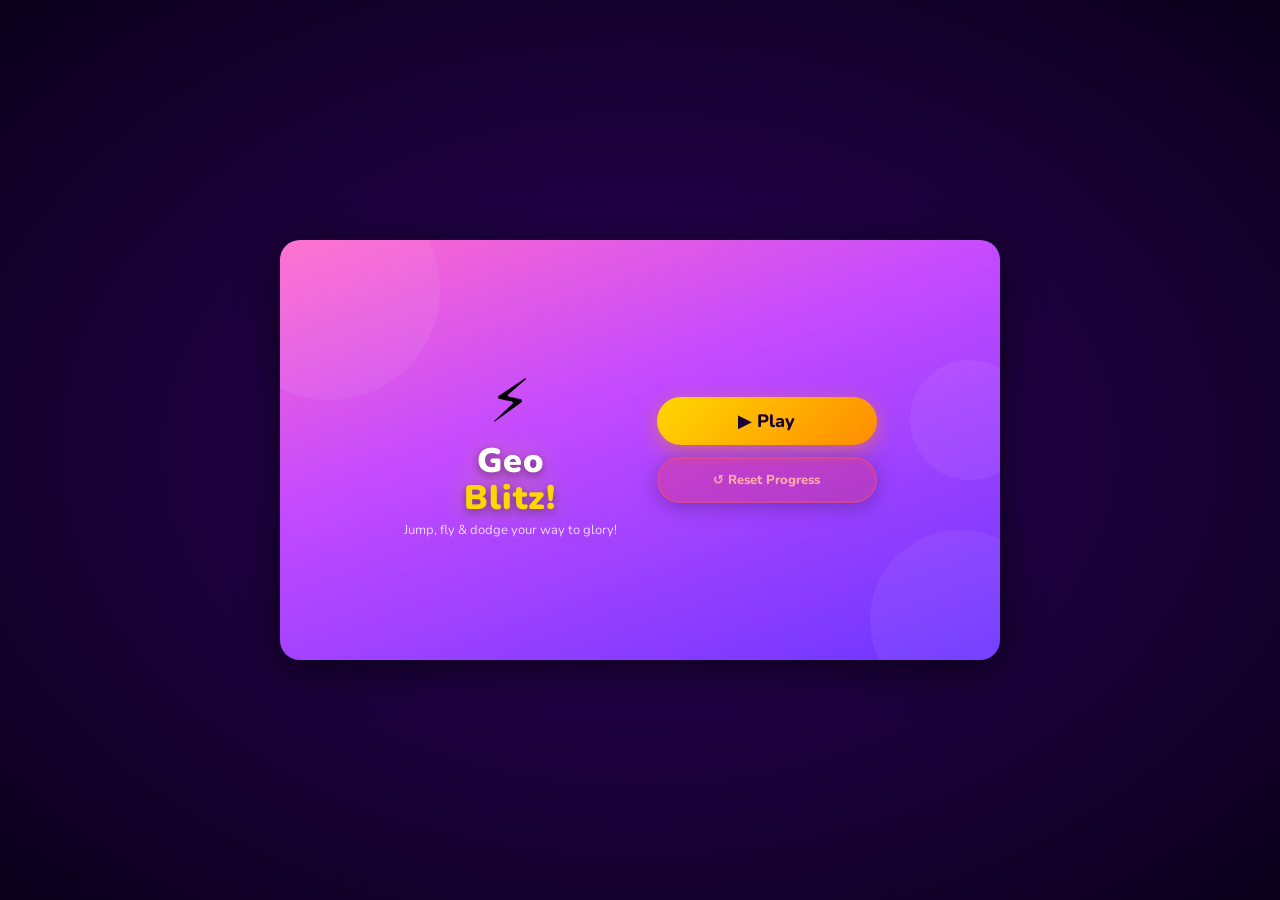
<file: geometry-kids/index.html>
<!DOCTYPE html>
<html lang="en">
<head>
  <meta charset="UTF-8" />
  <meta name="viewport" content="width=device-width, initial-scale=1.0, maximum-scale=1.0, user-scalable=no" />
  <meta name="apple-mobile-web-app-capable" content="yes" />
  <meta name="mobile-web-app-capable" content="yes" />
  <!-- Suggest landscape orientation to browsers that honour it -->
  <meta name="screen-orientation" content="landscape" />
  <title>Geo Blitz! 🎮</title>
  <link rel="preconnect" href="https://fonts.googleapis.com" />
  <link href="https://fonts.googleapis.com/css2?family=Nunito:wght@700;800;900&display=swap" rel="stylesheet" />
  <link rel="stylesheet" href="css/style.css" />
</head>
<body>

<!-- ══════════════════════════════════════ ROTATE OVERLAY (portrait) ══════ -->
<div id="rotate-overlay">
  <div class="rotate-icon">📱</div>
  <h2>Rotate Your Device!</h2>
  <p>Geo Blitz! plays in landscape mode.<br/>Turn your phone sideways for the best experience.</p>
</div>

<div id="app">

  <!-- ════════════════════════════════════════════════════ MAIN MENU ══════ -->
  <div id="screen-menu" class="screen">
    <div class="menu-bg-circles">
      <span></span><span></span><span></span>
    </div>
    <div class="menu-logo">
      <span class="menu-logo-icon">⚡</span>
      <h1>Geo<br/><span>Blitz!</span></h1>
      <p>Jump, fly &amp; dodge your way to glory!</p>
    </div>
    <div class="menu-buttons">
      <button id="btn-play"  class="btn btn-primary">▶ Play</button>
      <button id="btn-reset" class="btn btn-danger">↺ Reset Progress</button>
    </div>
  </div>

  <!-- ══════════════════════════════════════════════ CHARACTER SELECT ══════ -->
  <div id="screen-char-select" class="screen">
    <div class="screen-header">
      <button id="btn-char-back" class="btn btn-back">← Back</button>
      <span class="screen-title">Pick Your Hero!</span>
    </div>
    <div id="char-desc" class="char-desc-box">Select a character to see their ability.</div>
    <div id="char-grid"></div>
    <div class="char-footer">
      <button id="btn-char-go" class="btn btn-primary" style="width:100%">Let's Go! →</button>
    </div>
  </div>

  <!-- ══════════════════════════════════════════════════ WORLD MAP ══════ -->
  <div id="screen-world-map" class="screen">
    <div class="screen-header">
      <button id="btn-world-back" class="btn btn-back">← Back</button>
      <span class="screen-title">Choose a World!</span>
    </div>
    <div id="world-cards"></div>
  </div>

  <!-- ════════════════════════════════════════════════ LEVEL SELECT ══════ -->
  <div id="screen-level-select" class="screen">
    <div class="screen-header">
      <button id="btn-level-back" class="btn btn-back">← Back</button>
      <span id="level-world-title" class="screen-title"></span>
    </div>
    <div id="level-grid"></div>
  </div>

  <!-- ══════════════════════════════════════════════════════ GAME ══════ -->
  <div id="screen-game" class="screen">
    <canvas id="gameCanvas"></canvas>
  </div>

  <!-- ════════════════════════════════════════════════════ RESULTS ══════ -->
  <div id="screen-results" class="screen">
    <div class="results-inner">
      <div class="result-trophy">🏆</div>
      <div id="result-level-name">Level Name</div>
      <div id="result-stars">
        <span class="star empty">★</span><span class="star empty">★</span>
        <span class="star empty">★</span><span class="star empty">★</span>
        <span class="star empty">★</span>
      </div>
      <div id="result-msg">Great job!</div>
      <div id="result-deaths">💀 Deaths: 0</div>
      <div class="result-buttons">
        <button id="btn-result-next"  class="btn btn-primary">Next ▶</button>
        <button id="btn-result-retry" class="btn btn-secondary">↺ Retry</button>
        <button id="btn-result-menu"  class="btn btn-secondary">🗺 Worlds</button>
      </div>
    </div>
  </div>

</div><!-- /#app -->

<!-- Scripts — load order matters -->
<script src="js/storage.js"></script>
<script src="js/sound.js"></script>
<script src="js/characters.js"></script>
<script src="js/levels.js"></script>
<script src="js/game.js"></script>
<script src="js/ui.js"></script>
<script src="js/main.js"></script>
</body>
</html>
</file>
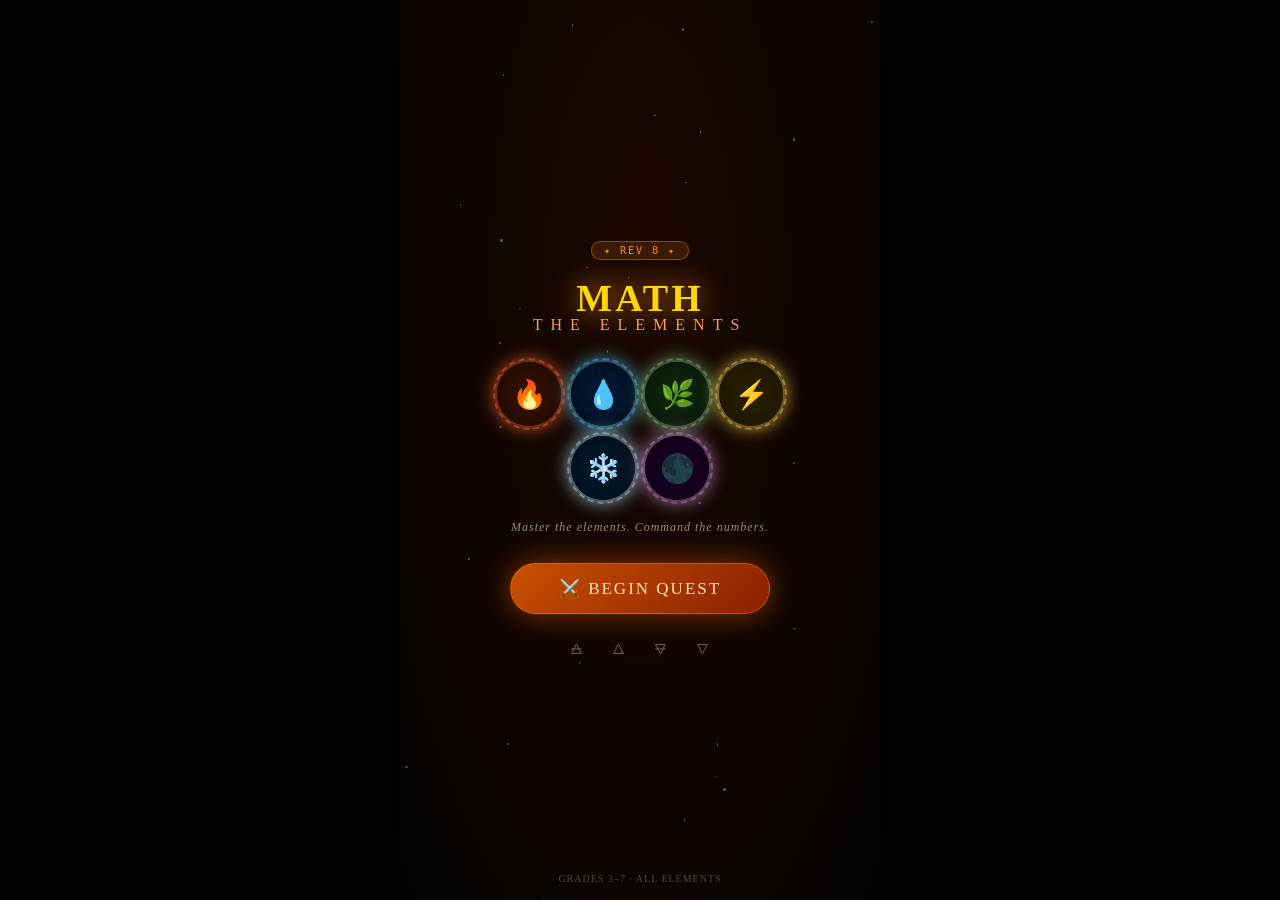
<file: Math: The Elements — Rev 8.html>
<!DOCTYPE html>
<html lang="en">
<head>
<meta charset="UTF-8">
<meta name="viewport" content="width=device-width,initial-scale=1,maximum-scale=1,user-scalable=no">
<title>Math: The Elements — Rev 8</title>
<style>
*{box-sizing:border-box;margin:0;padding:0;-webkit-tap-highlight-color:transparent;user-select:none}
html,body{height:100%;width:100%;overflow:hidden;background:#050300}
body{font-family:'Palatino Linotype','Book Antiqua',Palatino,serif;color:#FFE4B5}
#app{position:fixed;inset:0;display:flex;align-items:center;justify-content:center;overflow:hidden}
.game-root{position:relative;width:100%;height:100%;overflow:hidden;max-width:480px;max-height:900px;box-shadow:0 0 60px rgba(0,0,0,.8)}
button{font-family:inherit;cursor:pointer;border:none;outline:none}
input{font-family:inherit;outline:none}

@keyframes floatUp{0%,100%{transform:translateY(0)}50%{transform:translateY(-8px)}}
@keyframes pulse{0%,100%{transform:scale(1)}50%{transform:scale(1.06)}}
@keyframes shake{0%,100%{transform:translateX(0)}20%,60%{transform:translateX(-7px)}40%,80%{transform:translateX(7px)}}
@keyframes fadeIn{from{opacity:0;transform:translateY(12px)}to{opacity:1;transform:translateY(0)}}
@keyframes slideUp{from{opacity:0;transform:translateY(30px)}to{opacity:1;transform:translateY(0)}}
@keyframes bounce{0%,100%{transform:translateY(0)}50%{transform:translateY(-5px)}}
@keyframes dmgFloat{0%{opacity:1;transform:translateY(0) scale(1.3)}100%{opacity:0;transform:translateY(-55px) scale(0.8)}}
@keyframes leafFall{0%{transform:translateY(-5px) rotate(0);opacity:.8}100%{transform:translateY(65px) rotate(200deg);opacity:0}}
@keyframes starTwinkle{0%,100%{opacity:.2}50%{opacity:.9}}
@keyframes titleGlow{0%,100%{filter:drop-shadow(0 0 10px #FF8C00)}50%{filter:drop-shadow(0 0 28px #FFD700)}}
@keyframes guardianFloat{0%,100%{transform:translateY(0)}50%{transform:translateY(-6px)}}
@keyframes monsterBob{0%,100%{transform:scaleX(-1) translateY(0)}50%{transform:scaleX(-1) translateY(-5px)}}
@keyframes fistPunch{0%,100%{transform:scaleX(-1) translateX(0)}50%{transform:scaleX(-1) translateX(-12px)}}
@keyframes swingSt{0%,100%{transform:rotate(-15deg) translateY(0)}50%{transform:rotate(15deg) translateY(-4px)}}
@keyframes orbPulse{0%,100%{transform:scale(1);opacity:.8}50%{transform:scale(1.15);opacity:1}}
@keyframes runeFloat{0%{transform:translateY(0) rotate(0deg);opacity:0.6}50%{transform:translateY(-12px) rotate(180deg);opacity:1}100%{transform:translateY(0) rotate(360deg);opacity:0.6}}
@keyframes elementalAura{0%,100%{box-shadow:0 0 15px currentColor}50%{box-shadow:0 0 35px currentColor,0 0 60px currentColor}}
@keyframes crystalSpin{from{transform:rotate(0deg)}to{transform:rotate(360deg)}}
@keyframes victoryBurst{0%{transform:scale(0);opacity:1}100%{transform:scale(3);opacity:0}}

.hbar-track{background:rgba(0,0,0,.6);border-radius:6px;height:12px;border:1px solid rgba(255,255,255,.15);overflow:hidden;position:relative}
.hbar-fill{height:100%;border-radius:6px;transition:width .4s ease}
.hbar-txt{position:absolute;right:5px;top:0;font-size:9px;line-height:12px;color:rgba(255,255,255,.8);font-family:monospace}

::-webkit-scrollbar{width:3px}::-webkit-scrollbar-thumb{background:rgba(255,200,100,.3)}

/* Rev 8: Enhanced element orb styles */
.elem-orb{
  width:64px;height:64px;border-radius:50%;display:flex;align-items:center;justify-content:center;
  font-size:28px;animation:orbPulse 2s ease-in-out infinite;
  box-shadow:0 0 20px currentColor;position:relative;
}
.elem-orb::after{
  content:'';position:absolute;inset:-4px;border-radius:50%;
  border:2px solid currentColor;opacity:0.4;animation:crystalSpin 4s linear infinite;
  border-style:dashed;
}
.elem-fire{color:#FF6B35;background:radial-gradient(circle,#3a1200,#1a0800)}
.elem-water{color:#4FC3F7;background:radial-gradient(circle,#001a3a,#000d1a)}
.elem-earth{color:#81C784;background:radial-gradient(circle,#0d2a0d,#071407)}
.elem-lightning{color:#FFD54F;background:radial-gradient(circle,#2a2000,#1a1400)}
.elem-ice{color:#B3E5FC;background:radial-gradient(circle,#001a2a,#000d1a)}
.elem-shadow{color:#CE93D8;background:radial-gradient(circle,#1a0028,#0d0014)}
.elem-metal{color:#CFD8DC;background:radial-gradient(circle,#1a1e20,#0d1012)}
.elem-nature{color:#A5D6A7;background:radial-gradient(circle,#0d2010,#071008)}

/* Rev 8: Enhanced monster/guardian frames */
.sprite-frame{
  background:rgba(0,0,0,0.3);border-radius:12px;
  border:1px solid rgba(255,255,255,0.08);
  padding:6px;position:relative;overflow:hidden;
}
.sprite-frame::before{
  content:'';position:absolute;inset:0;
  background:linear-gradient(135deg,rgba(255,255,255,0.03),transparent);
  border-radius:12px;
}

/* Rev 8: Rune particle effect */
.rune-particle{
  position:absolute;font-size:14px;pointer-events:none;
  animation:runeFloat 3s ease-in-out infinite;
  opacity:0.6;
}
</style>
</head>
<body>
<div id="app"><div class="game-root" id="gr"></div></div>
<script>
// ============================================================
// MATH: THE ELEMENTS — Rev 8
// Enhanced visuals: elemental orbs, aura effects, rune particles
// ============================================================

const ALL_QUESTIONS={"3":{"1":[{"q":"5 + 8 = ?","a":"13","ch":["11","12","13","14"]},{"q":"9 - 4 = ?","a":"5","ch":["3","4","5","6"]},{"q":"3 × 4 = ?","a":"12","ch":["9","10","11","12"]},{"q":"What is half of 10?","a":"5","ch":["4","5","6","7"]},{"q":"12 ÷ 3 = ?","a":"4","ch":["3","4","5","6"]},{"q":"7 + 6 = ?","a":"13","ch":["11","12","13","14"]},{"q":"15 - 7 = ?","a":"8","ch":["6","7","8","9"]},{"q":"2 × 9 = ?","a":"18","ch":["16","17","18","19"]},{"q":"20 ÷ 4 = ?","a":"5","ch":["4","5","6","7"]},{"q":"8 + 9 = ?","a":"17","ch":["15","16","17","18"]},{"q":"14 - 6 = ?","a":"8","ch":["6","7","8","9"]},{"q":"5 × 5 = ?","a":"25","ch":["20","22","25","30"]},{"q":"18 ÷ 2 = ?","a":"9","ch":["7","8","9","10"]},{"q":"6 + 7 = ?","a":"13","ch":["11","12","13","14"]},{"q":"17 - 9 = ?","a":"8","ch":["6","7","8","9"]},{"q":"4 × 6 = ?","a":"24","ch":["20","22","24","26"]},{"q":"15 ÷ 3 = ?","a":"5","ch":["3","4","5","6"]},{"q":"9 + 7 = ?","a":"16","ch":["14","15","16","17"]},{"q":"13 - 5 = ?","a":"8","ch":["6","7","8","9"]},{"q":"3 × 7 = ?","a":"21","ch":["18","20","21","24"]},{"q":"24 ÷ 6 = ?","a":"4","ch":["3","4","5","6"]},{"q":"8 + 5 = ?","a":"13","ch":["11","12","13","14"]},{"q":"16 - 8 = ?","a":"8","ch":["6","7","8","9"]},{"q":"2 × 7 = ?","a":"14","ch":["12","13","14","16"]},{"q":"21 ÷ 7 = ?","a":"3","ch":["2","3","4","5"]},{"q":"What is double 6?","a":"12","ch":["10","11","12","13"]},{"q":"10 + 8 = ?","a":"18","ch":["16","17","18","19"]},{"q":"20 - 11 = ?","a":"9","ch":["7","8","9","10"]},{"q":"5 × 4 = ?","a":"20","ch":["16","18","20","22"]},{"q":"16 ÷ 4 = ?","a":"4","ch":["2","3","4","5"]}],"2":[{"q":"32 + 15 = ?","a":"47","ch":["44","46","47","48"]},{"q":"50 - 23 = ?","a":"27","ch":["25","26","27","28"]},{"q":"6 × 8 = ?","a":"48","ch":["42","46","48","54"]},{"q":"36 ÷ 4 = ?","a":"9","ch":["7","8","9","10"]},{"q":"What is 100 - 37?","a":"63","ch":["61","62","63","64"]},{"q":"45 + 28 = ?","a":"73","ch":["71","72","73","74"]},{"q":"7 × 7 = ?","a":"49","ch":["42","47","49","56"]},{"q":"56 ÷ 8 = ?","a":"7","ch":["5","6","7","8"]},{"q":"63 - 27 = ?","a":"36","ch":["34","35","36","37"]},{"q":"9 × 6 = ?","a":"54","ch":["48","52","54","56"]},{"q":"72 ÷ 9 = ?","a":"8","ch":["6","7","8","9"]},{"q":"48 + 36 = ?","a":"84","ch":["82","83","84","86"]},{"q":"8 × 8 = ?","a":"64","ch":["56","60","64","72"]},{"q":"81 ÷ 9 = ?","a":"9","ch":["7","8","9","10"]},{"q":"75 - 38 = ?","a":"37","ch":["35","36","37","38"]},{"q":"7 × 9 = ?","a":"63","ch":["56","61","63","67"]},{"q":"64 ÷ 8 = ?","a":"8","ch":["6","7","8","9"]},{"q":"53 + 29 = ?","a":"82","ch":["80","81","82","83"]},{"q":"90 - 45 = ?","a":"45","ch":["43","44","45","46"]},{"q":"6 × 9 = ?","a":"54","ch":["48","52","54","56"]},{"q":"42 ÷ 6 = ?","a":"7","ch":["5","6","7","8"]},{"q":"67 + 25 = ?","a":"92","ch":["90","91","92","93"]},{"q":"100 - 64 = ?","a":"36","ch":["34","35","36","37"]},{"q":"8 × 7 = ?","a":"56","ch":["48","52","56","63"]},{"q":"45 ÷ 5 = ?","a":"9","ch":["7","8","9","10"]},{"q":"34 + 47 = ?","a":"81","ch":["79","80","81","82"]},{"q":"83 - 46 = ?","a":"37","ch":["35","36","37","38"]},{"q":"9 × 9 = ?","a":"81","ch":["72","80","81","90"]},{"q":"48 ÷ 6 = ?","a":"8","ch":["6","7","8","9"]},{"q":"56 + 38 = ?","a":"94","ch":["92","93","94","95"]}],"3":[{"q":"What is 1/2 of 8?","a":"4","ch":["2","3","4","5"]},{"q":"What shape has 4 equal sides?","a":"Square","ch":["Rectangle","Square","Triangle","Circle"]},{"q":"How many cm in 1 m?","a":"100","ch":["10","100","1000","10000"]},{"q":"1/4 of 12 = ?","a":"3","ch":["2","3","4","6"]},{"q":"What shape has 3 sides?","a":"Triangle","ch":["Square","Circle","Triangle","Pentagon"]},{"q":"Perimeter of square side=5?","a":"20","ch":["10","15","20","25"]},{"q":"1/2 of 14 = ?","a":"7","ch":["5","6","7","8"]},{"q":"How many sides does hexagon have?","a":"6","ch":["5","6","7","8"]},{"q":"3/4 of 8 = ?","a":"6","ch":["4","5","6","7"]},{"q":"Area of rectangle 3×5 = ?","a":"15","ch":["8","10","15","20"]},{"q":"1/3 of 9 = ?","a":"3","ch":["2","3","4","5"]},{"q":"How many mm in 1 cm?","a":"10","ch":["1","10","100","1000"]},{"q":"1/2 + 1/2 = ?","a":"1","ch":["1/4","1/2","1","2"]},{"q":"Perimeter: rectangle 4×6 = ?","a":"20","ch":["10","16","20","24"]},{"q":"1/4 + 1/4 = ?","a":"1/2","ch":["1/4","1/2","3/4","1"]},{"q":"How many sides does pentagon have?","a":"5","ch":["4","5","6","7"]},{"q":"Area of square side=4 = ?","a":"16","ch":["8","12","16","20"]},{"q":"1/3 + 1/3 = ?","a":"2/3","ch":["1/3","2/3","3/3","1"]},{"q":"Which is largest: 1/2, 1/3, 1/4?","a":"1/2","ch":["1/4","1/3","1/2","all equal"]},{"q":"Perimeter: triangle 3+4+5 = ?","a":"12","ch":["10","11","12","13"]},{"q":"1/2 of 20 = ?","a":"10","ch":["5","8","10","12"]},{"q":"How many days in a week?","a":"7","ch":["5","6","7","8"]},{"q":"Area of rectangle 7×2 = ?","a":"14","ch":["9","12","14","18"]},{"q":"3/4 of 12 = ?","a":"9","ch":["6","8","9","10"]},{"q":"How many months in a year?","a":"12","ch":["10","11","12","13"]},{"q":"1/4 of 20 = ?","a":"5","ch":["4","5","6","7"]},{"q":"What is a right angle in degrees?","a":"90","ch":["45","60","90","180"]},{"q":"1/2 of 18 = ?","a":"9","ch":["6","8","9","10"]},{"q":"Perimeter: square side=8 = ?","a":"32","ch":["16","24","32","64"]},{"q":"2/4 simplified = ?","a":"1/2","ch":["1/4","1/2","2/4","3/4"]}],"4":[{"q":"$1.25 + $0.75 = ?","a":"$2.00","ch":["$1.75","$2.00","$2.25","$2.50"]},{"q":"What time is 2 hours after 3:00?","a":"5:00","ch":["4:00","5:00","6:00","7:00"]},{"q":"Round 47 to nearest 10:","a":"50","ch":["40","45","50","55"]},{"q":"$5.00 - $2.35 = ?","a":"$2.65","ch":["$2.55","$2.65","$2.75","$3.65"]},{"q":"What time is 30 min after 4:15?","a":"4:45","ch":["4:30","4:45","5:00","5:15"]},{"q":"Round 83 to nearest 10:","a":"80","ch":["70","80","85","90"]},{"q":"$3.50 + $1.75 = ?","a":"$5.25","ch":["$4.75","$5.00","$5.25","$5.50"]},{"q":"What time is 1 hr before 6:00?","a":"5:00","ch":["4:00","5:00","6:00","7:00"]},{"q":"Round 135 to nearest 100:","a":"100","ch":["100","130","140","200"]},{"q":"$10.00 - $3.45 = ?","a":"$6.55","ch":["$6.45","$6.55","$7.55","$8.55"]},{"q":"How many minutes in 2 hours?","a":"120","ch":["60","90","120","180"]},{"q":"Round 256 to nearest 10:","a":"260","ch":["250","255","260","300"]},{"q":"$0.50 + $0.75 = ?","a":"$1.25","ch":["$0.75","$1.00","$1.25","$1.50"]},{"q":"What time is 45 min after 2:15?","a":"3:00","ch":["2:45","3:00","3:15","3:30"]},{"q":"Round 475 to nearest 100:","a":"500","ch":["400","450","500","480"]},{"q":"$7.25 - $3.50 = ?","a":"$3.75","ch":["$3.25","$3.50","$3.75","$4.25"]},{"q":"How many seconds in 1 minute?","a":"60","ch":["30","45","60","90"]},{"q":"Round 749 to nearest 100:","a":"700","ch":["700","740","750","800"]},{"q":"$4.80 + $2.30 = ?","a":"$7.10","ch":["$6.90","$7.00","$7.10","$7.20"]},{"q":"What time is 2 hrs after 11:30?","a":"1:30","ch":["12:30","1:00","1:30","2:00"]},{"q":"Round 62 to nearest 10:","a":"60","ch":["50","60","65","70"]},{"q":"$20.00 - $12.50 = ?","a":"$7.50","ch":["$6.50","$7.00","$7.50","$8.50"]},{"q":"How many hours in a day?","a":"24","ch":["12","20","24","36"]},{"q":"Round 388 to nearest 100:","a":"400","ch":["300","380","390","400"]},{"q":"$6.99 + $3.01 = ?","a":"$10.00","ch":["$9.00","$10.00","$10.90","$11.00"]},{"q":"What time is 15 min before 9:00?","a":"8:45","ch":["8:30","8:45","9:15","9:45"]},{"q":"Round 950 to nearest 100:","a":"1000","ch":["900","950","1000","1100"]},{"q":"$8.40 - $4.15 = ?","a":"$4.25","ch":["$3.75","$4.25","$4.35","$5.25"]},{"q":"How many weeks in a year?","a":"52","ch":["48","50","52","54"]},{"q":"Round 1,452 to nearest 1000:","a":"1000","ch":["1000","1400","1500","2000"]}],"5":[{"q":"What number is in the hundreds place in 3,472?","a":"4","ch":["2","3","4","7"]},{"q":"Which is greater: 4/8 or 3/6?","a":"Equal","ch":["4/8","3/6","Equal","Cannot tell"]},{"q":"345 × 2 = ?","a":"690","ch":["680","690","700","710"]},{"q":"500 ÷ 5 = ?","a":"100","ch":["10","50","100","500"]},{"q":"What is the value of the 7 in 2,783?","a":"700","ch":["7","70","700","7000"]},{"q":"Which is greater: 2/3 or 3/4?","a":"3/4","ch":["2/3","3/4","Equal","Cannot tell"]},{"q":"234 × 3 = ?","a":"702","ch":["692","700","702","712"]},{"q":"600 ÷ 6 = ?","a":"100","ch":["10","60","100","1000"]},{"q":"In 5,628: which digit is in thousands?","a":"5","ch":["2","5","6","8"]},{"q":"Which is less: 1/4 or 1/3?","a":"1/4","ch":["1/4","1/3","Equal","Cannot tell"]},{"q":"125 × 4 = ?","a":"500","ch":["400","480","500","520"]},{"q":"800 ÷ 4 = ?","a":"200","ch":["20","200","400","800"]},{"q":"What is 3,000 + 400 + 50 + 2?","a":"3,452","ch":["3,425","3,452","3,542","4,352"]},{"q":"Which is greater: 5/6 or 4/5?","a":"5/6","ch":["5/6","4/5","Equal","Cannot tell"]},{"q":"213 × 3 = ?","a":"639","ch":["619","629","639","649"]},{"q":"900 ÷ 3 = ?","a":"300","ch":["30","300","600","900"]},{"q":"Round 6,473 to nearest 1000:","a":"6000","ch":["6000","6400","6500","7000"]},{"q":"Which fraction equals 0.5?","a":"1/2","ch":["1/3","1/2","2/3","5/10"]},{"q":"412 × 2 = ?","a":"824","ch":["814","820","824","834"]},{"q":"400 ÷ 8 = ?","a":"50","ch":["40","50","80","400"]},{"q":"What is 2,000 + 600 + 7?","a":"2,607","ch":["2,067","2,607","2,670","2,706"]},{"q":"Which is greater: 3/8 or 2/5?","a":"2/5","ch":["3/8","2/5","Equal","Cannot tell"]},{"q":"321 × 3 = ?","a":"963","ch":["943","953","963","973"]},{"q":"700 ÷ 7 = ?","a":"100","ch":["10","70","100","700"]},{"q":"Write 4 thousands 3 hundreds 2 tens 1 one:","a":"4,321","ch":["4,123","4,312","4,321","4,231"]},{"q":"Which is less: 7/8 or 5/6?","a":"5/6","ch":["7/8","5/6","Equal","Cannot tell"]},{"q":"143 × 6 = ?","a":"858","ch":["838","848","858","868"]},{"q":"360 ÷ 4 = ?","a":"90","ch":["40","80","90","100"]},{"q":"In 8,305: what is the tens digit?","a":"0","ch":["0","3","5","8"]},{"q":"Which fraction equals 0.25?","a":"1/4","ch":["1/4","1/3","1/2","2/5"]}]},"4":{"1":[{"q":"134 + 258 = ?","a":"392","ch":["382","392","402","412"]},{"q":"500 - 237 = ?","a":"263","ch":["253","263","273","283"]},{"q":"7 × 8 = ?","a":"56","ch":["48","54","56","64"]},{"q":"63 ÷ 9 = ?","a":"7","ch":["6","7","8","9"]},{"q":"What is 1/4 of 100?","a":"25","ch":["10","20","25","50"]},{"q":"423 + 378 = ?","a":"801","ch":["791","801","811","821"]},{"q":"706 - 349 = ?","a":"357","ch":["347","357","367","377"]},{"q":"9 × 8 = ?","a":"72","ch":["63","70","72","81"]},{"q":"56 ÷ 7 = ?","a":"8","ch":["6","7","8","9"]},{"q":"What is 3/4 of 100?","a":"75","ch":["25","50","75","100"]},{"q":"567 + 234 = ?","a":"801","ch":["791","801","811","821"]},{"q":"800 - 456 = ?","a":"344","ch":["334","344","354","364"]},{"q":"6 × 9 = ?","a":"54","ch":["45","48","54","63"]},{"q":"42 ÷ 6 = ?","a":"7","ch":["6","7","8","9"]},{"q":"50% of 80 = ?","a":"40","ch":["20","30","40","50"]},{"q":"345 + 567 = ?","a":"912","ch":["892","902","912","922"]},{"q":"900 - 378 = ?","a":"522","ch":["512","522","532","542"]},{"q":"7 × 6 = ?","a":"42","ch":["36","40","42","48"]},{"q":"72 ÷ 8 = ?","a":"9","ch":["7","8","9","10"]},{"q":"25% of 80 = ?","a":"20","ch":["10","15","20","25"]},{"q":"678 + 123 = ?","a":"801","ch":["791","801","811","821"]},{"q":"1000 - 542 = ?","a":"458","ch":["448","458","468","478"]},{"q":"8 × 7 = ?","a":"56","ch":["42","49","56","63"]},{"q":"54 ÷ 6 = ?","a":"9","ch":["7","8","9","10"]},{"q":"10% of 70 = ?","a":"7","ch":["5","7","10","70"]},{"q":"487 + 316 = ?","a":"803","ch":["793","803","813","823"]},{"q":"750 - 325 = ?","a":"425","ch":["415","425","435","445"]},{"q":"9 × 7 = ?","a":"63","ch":["54","56","63","72"]},{"q":"81 ÷ 9 = ?","a":"9","ch":["7","8","9","10"]},{"q":"20% of 50 = ?","a":"10","ch":["5","10","15","20"]}],"2":[{"q":"Area: rectangle 8×6 = ?","a":"48","ch":["28","42","48","56"]},{"q":"Perimeter: rectangle 8×6 = ?","a":"28","ch":["14","24","28","48"]},{"q":"What is 2/3 of 12?","a":"8","ch":["4","6","8","10"]},{"q":"Area: square side=7 = ?","a":"49","ch":["14","28","42","49"]},{"q":"Perimeter: square side=9 = ?","a":"36","ch":["18","27","36","81"]},{"q":"1/5 of 25 = ?","a":"5","ch":["3","4","5","6"]},{"q":"Area: rectangle 9×4 = ?","a":"36","ch":["26","32","36","42"]},{"q":"Perimeter: triangle 6+8+10 = ?","a":"24","ch":["18","22","24","28"]},{"q":"What is 3/5 of 20?","a":"12","ch":["8","10","12","15"]},{"q":"Area: square side=6 = ?","a":"36","ch":["12","24","30","36"]},{"q":"Perimeter: rectangle 12×5 = ?","a":"34","ch":["17","30","34","60"]},{"q":"2/5 of 30 = ?","a":"12","ch":["6","10","12","15"]},{"q":"Area: rectangle 11×3 = ?","a":"33","ch":["28","30","33","36"]},{"q":"Perimeter: square side=10 = ?","a":"40","ch":["20","30","40","100"]},{"q":"4/5 of 25 = ?","a":"20","ch":["10","15","20","25"]},{"q":"Area: rectangle 7×7 = ?","a":"49","ch":["28","42","49","56"]},{"q":"Perimeter: rectangle 15×4 = ?","a":"38","ch":["19","30","38","60"]},{"q":"1/6 of 24 = ?","a":"4","ch":["3","4","5","6"]},{"q":"Area: square side=8 = ?","a":"64","ch":["16","32","48","64"]},{"q":"Perimeter: triangle 7+9+5 = ?","a":"21","ch":["17","19","21","23"]},{"q":"3/4 of 16 = ?","a":"12","ch":["4","8","12","16"]},{"q":"Area: rectangle 10×6 = ?","a":"60","ch":["30","40","60","80"]},{"q":"Perimeter: square side=11 = ?","a":"44","ch":["22","33","44","121"]},{"q":"5/6 of 12 = ?","a":"10","ch":["6","8","10","12"]},{"q":"Area: rectangle 5×9 = ?","a":"45","ch":["28","36","45","54"]},{"q":"Perimeter: triangle 4+5+6 = ?","a":"15","ch":["11","13","15","20"]},{"q":"2/3 of 18 = ?","a":"12","ch":["6","9","12","15"]},{"q":"Area: square side=5 = ?","a":"25","ch":["10","20","25","30"]},{"q":"Perimeter: rectangle 7×3 = ?","a":"20","ch":["10","14","20","21"]},{"q":"3/8 of 24 = ?","a":"9","ch":["6","8","9","12"]}],"3":[{"q":"What is 1,000 + 1,000?","a":"2,000","ch":["200","2,000","20,000","200,000"]},{"q":"Round 4,567 to nearest 1,000:","a":"5,000","ch":["4,000","4,500","5,000","6,000"]},{"q":"1,234 + 2,345 = ?","a":"3,579","ch":["3,479","3,569","3,579","3,689"]},{"q":"5,000 - 2,345 = ?","a":"2,655","ch":["2,545","2,645","2,655","2,765"]},{"q":"What is 10 × 100?","a":"1,000","ch":["100","1,000","10,000","100,000"]},{"q":"Round 7,834 to nearest 100:","a":"7,800","ch":["7,800","7,830","7,840","7,900"]},{"q":"2,468 + 1,357 = ?","a":"3,825","ch":["3,715","3,815","3,825","3,925"]},{"q":"8,000 - 3,456 = ?","a":"4,544","ch":["4,434","4,534","4,544","4,654"]},{"q":"What is 100 × 100?","a":"10,000","ch":["1,000","10,000","100,000","1,000,000"]},{"q":"Round 3,450 to nearest 1,000:","a":"3,000","ch":["3,000","3,400","3,500","4,000"]},{"q":"3,789 + 2,456 = ?","a":"6,245","ch":["6,145","6,235","6,245","6,355"]},{"q":"9,000 - 4,567 = ?","a":"4,433","ch":["4,333","4,423","4,433","4,543"]},{"q":"What is 50 × 20?","a":"1,000","ch":["100","500","1,000","10,000"]},{"q":"Round 6,555 to nearest 1,000:","a":"7,000","ch":["6,000","6,500","7,000","8,000"]},{"q":"4,321 + 3,456 = ?","a":"7,777","ch":["7,667","7,767","7,777","7,887"]},{"q":"10,000 - 3,456 = ?","a":"6,544","ch":["6,444","6,534","6,544","6,644"]},{"q":"What is 25 × 40?","a":"1,000","ch":["100","500","1,000","5,000"]},{"q":"Round 9,349 to nearest 1,000:","a":"9,000","ch":["9,000","9,300","9,400","10,000"]},{"q":"5,678 + 2,345 = ?","a":"8,023","ch":["7,913","8,013","8,023","8,133"]},{"q":"7,000 - 2,768 = ?","a":"4,232","ch":["4,132","4,222","4,232","4,342"]},{"q":"What is 200 × 50?","a":"10,000","ch":["1,000","5,000","10,000","100,000"]},{"q":"In 4,582: which digit is ten-thousands?","a":"0","ch":["0","4","5","8"]},{"q":"6,789 + 1,234 = ?","a":"8,023","ch":["7,913","8,013","8,023","8,133"]},{"q":"6,000 - 4,321 = ?","a":"1,679","ch":["1,569","1,659","1,679","1,769"]},{"q":"What is 400 × 25?","a":"10,000","ch":["1,000","4,000","10,000","40,000"]},{"q":"Round 14,500 to nearest 10,000:","a":"10,000","ch":["10,000","14,000","15,000","20,000"]},{"q":"7,654 + 2,347 = ?","a":"10,001","ch":["9,891","9,991","10,001","10,101"]},{"q":"8,500 - 3,750 = ?","a":"4,750","ch":["4,650","4,750","4,850","5,750"]},{"q":"What is 500 × 20?","a":"10,000","ch":["1,000","5,000","10,000","100,000"]},{"q":"Write: 3 ten-thousands, 2 thousands, 4 hundreds:","a":"32,400","ch":["3,240","32,400","324,000","3,240,000"]}],"4":[{"q":"Is 4 a factor of 20?","a":"Yes","ch":["Yes","No","Sometimes","Depends"]},{"q":"Factors of 12: how many total?","a":"6","ch":["4","5","6","7"]},{"q":"GCF of 8 and 12?","a":"4","ch":["2","3","4","6"]},{"q":"Is 36 a multiple of 9?","a":"Yes","ch":["Yes","No","Sometimes","Depends"]},{"q":"Is 7 prime or composite?","a":"Prime","ch":["Prime","Composite","Neither","Both"]},{"q":"GCF of 6 and 9?","a":"3","ch":["1","2","3","6"]},{"q":"Is 15 prime or composite?","a":"Composite","ch":["Prime","Composite","Neither","Both"]},{"q":"Factors of 8: which is NOT a factor?","a":"3","ch":["1","2","3","4"]},{"q":"LCM of 4 and 6?","a":"12","ch":["2","8","12","24"]},{"q":"Is 11 prime or composite?","a":"Prime","ch":["Prime","Composite","Both","Neither"]},{"q":"GCF of 10 and 15?","a":"5","ch":["2","3","5","10"]},{"q":"Is 49 a perfect square?","a":"Yes","ch":["Yes","No","Sometimes","Only if even"]},{"q":"LCM of 3 and 5?","a":"15","ch":["3","5","15","30"]},{"q":"Is 2 prime or composite?","a":"Prime","ch":["Prime","Composite","Neither","Both"]},{"q":"GCF of 16 and 24?","a":"8","ch":["2","4","8","16"]},{"q":"How many factors does 1 have?","a":"1","ch":["0","1","2","3"]},{"q":"LCM of 4 and 5?","a":"20","ch":["1","9","20","40"]},{"q":"Is 9 prime or composite?","a":"Composite","ch":["Prime","Composite","Neither","Both"]},{"q":"GCF of 12 and 18?","a":"6","ch":["2","3","6","12"]},{"q":"Is 25 a perfect square?","a":"Yes","ch":["Yes","No","Only sometimes","Never"]},{"q":"LCM of 6 and 8?","a":"24","ch":["2","14","24","48"]},{"q":"How many prime numbers < 10?","a":"4","ch":["3","4","5","6"]},{"q":"GCF of 20 and 30?","a":"10","ch":["2","5","10","20"]},{"q":"Is 4 prime or composite?","a":"Composite","ch":["Prime","Composite","Neither","Both"]},{"q":"LCM of 2 and 7?","a":"14","ch":["2","7","9","14"]},{"q":"Is 64 a perfect square?","a":"Yes","ch":["Yes","No","Sometimes","Never"]},{"q":"GCF of 15 and 25?","a":"5","ch":["1","3","5","15"]},{"q":"Is 1 prime or composite?","a":"Neither","ch":["Prime","Composite","Neither","Both"]},{"q":"LCM of 5 and 6?","a":"30","ch":["1","11","30","60"]},{"q":"GCF of 14 and 21?","a":"7","ch":["1","3","7","14"]}],"5":[{"q":"0.3 + 0.5 = ?","a":"0.8","ch":["0.08","0.35","0.8","0.85"]},{"q":"0.7 - 0.2 = ?","a":"0.5","ch":["0.5","0.9","1.9","5.0"]},{"q":"0.4 × 2 = ?","a":"0.8","ch":["0.08","0.48","0.8","8.0"]},{"q":"1.2 + 0.8 = ?","a":"2.0","ch":["1.8","2.0","2.8","12.8"]},{"q":"Compare: 0.3 or 0.30?","a":"Equal","ch":["0.3","0.30","Equal","Cannot tell"]},{"q":"0.6 × 3 = ?","a":"1.8","ch":["0.18","1.8","18","180"]},{"q":"2.5 - 1.3 = ?","a":"1.2","ch":["1.0","1.2","1.4","3.8"]},{"q":"Which is greater: 0.6 or 0.59?","a":"0.6","ch":["0.59","0.6","Equal","Cannot tell"]},{"q":"0.9 + 0.4 = ?","a":"1.3","ch":["0.13","1.3","1.5","13.0"]},{"q":"3.7 - 2.4 = ?","a":"1.3","ch":["1.1","1.2","1.3","1.4"]},{"q":"0.5 × 4 = ?","a":"2.0","ch":["0.20","2.0","20","200"]},{"q":"1.8 + 0.7 = ?","a":"2.5","ch":["1.5","2.5","2.75","25.0"]},{"q":"Which is less: 0.45 or 0.5?","a":"0.45","ch":["0.45","0.5","Equal","Cannot tell"]},{"q":"0.8 × 5 = ?","a":"4.0","ch":["0.40","4.0","40","400"]},{"q":"4.6 - 2.3 = ?","a":"2.3","ch":["2.1","2.3","2.9","6.9"]},{"q":"0.25 + 0.25 = ?","a":"0.5","ch":["0.025","0.05","0.5","5.0"]},{"q":"Which is greater: 1.05 or 1.5?","a":"1.5","ch":["1.05","1.5","Equal","Cannot tell"]},{"q":"0.3 × 6 = ?","a":"1.8","ch":["0.18","1.8","18","180"]},{"q":"5.8 - 3.4 = ?","a":"2.4","ch":["2.2","2.4","2.6","9.2"]},{"q":"0.75 + 0.25 = ?","a":"1.0","ch":["0.1","0.5","1.0","10.0"]},{"q":"Which is less: 0.8 or 0.79?","a":"0.79","ch":["0.79","0.8","Equal","Cannot tell"]},{"q":"0.7 × 7 = ?","a":"4.9","ch":["0.49","4.9","49","490"]},{"q":"3.4 + 2.8 = ?","a":"6.2","ch":["5.2","6.0","6.2","6.4"]},{"q":"9.0 - 4.5 = ?","a":"4.5","ch":["4.0","4.5","5.0","5.5"]},{"q":"Which is greater: 0.04 or 0.1?","a":"0.1","ch":["0.04","0.1","Equal","Cannot tell"]},{"q":"0.9 × 9 = ?","a":"8.1","ch":["0.81","8.1","81","810"]},{"q":"7.3 - 5.8 = ?","a":"1.5","ch":["1.3","1.4","1.5","2.5"]},{"q":"0.6 + 0.6 + 0.6 = ?","a":"1.8","ch":["0.18","1.8","18","1.6"]},{"q":"Which is less: 0.3 or 0.03?","a":"0.03","ch":["0.03","0.3","Equal","Cannot tell"]},{"q":"1.5 × 4 = ?","a":"6.0","ch":["0.6","6.0","60","600"]}]},"5":{"1":[{"q":"2/3 + 1/6 = ?","a":"5/6","ch":["1/2","5/6","7/9","1"]},{"q":"3/4 - 1/8 = ?","a":"5/8","ch":["2/4","5/8","2/8","7/8"]},{"q":"1/2 × 4 = ?","a":"2","ch":["1","2","4","8"]},{"q":"3/4 ÷ 3 = ?","a":"1/4","ch":["1/4","3/12","9/4","4/3"]},{"q":"5/6 - 1/3 = ?","a":"1/2","ch":["1/3","1/2","2/3","4/6"]},{"q":"2/5 + 3/10 = ?","a":"7/10","ch":["5/15","7/10","1/2","5/10"]},{"q":"2/3 × 3 = ?","a":"2","ch":["1","2","3","6"]},{"q":"4/5 ÷ 4 = ?","a":"1/5","ch":["1/5","4/20","16/5","5/4"]},{"q":"7/8 - 3/8 = ?","a":"1/2","ch":["4/8","1/2","3/8","4/0"]},{"q":"1/3 + 5/9 = ?","a":"8/9","ch":["6/9","7/9","8/9","1"]},{"q":"3/5 × 5 = ?","a":"3","ch":["1","3","5","15"]},{"q":"5/6 ÷ 5 = ?","a":"1/6","ch":["1/6","5/30","1/30","25/6"]},{"q":"1/4 + 5/8 = ?","a":"7/8","ch":["6/8","7/8","6/12","1"]},{"q":"9/10 - 2/5 = ?","a":"1/2","ch":["7/10","1/2","5/10","7/5"]},{"q":"3/4 × 4 = ?","a":"3","ch":["1","3","4","12"]},{"q":"2/3 ÷ 2 = ?","a":"1/3","ch":["1/3","2/6","4/3","1/6"]},{"q":"5/12 + 1/4 = ?","a":"2/3","ch":["6/16","2/3","6/12","1/2"]},{"q":"4/5 - 3/10 = ?","a":"1/2","ch":["1/10","1/2","7/10","1/5"]},{"q":"5/8 × 8 = ?","a":"5","ch":["1","5","8","40"]},{"q":"3/8 ÷ 3 = ?","a":"1/8","ch":["1/8","3/24","9/8","1/3"]},{"q":"2/7 + 3/14 = ?","a":"1/2","ch":["5/21","7/14","1/2","5/14"]},{"q":"5/6 - 2/9 = ?","a":"11/18","ch":["3/3","11/18","1/2","7/15"]},{"q":"7/8 × 8 = ?","a":"7","ch":["1","7","8","56"]},{"q":"4/9 ÷ 4 = ?","a":"1/9","ch":["1/9","4/36","16/9","9/4"]},{"q":"3/10 + 2/5 = ?","a":"7/10","ch":["5/15","7/10","1/2","5/50"]},{"q":"11/12 - 1/4 = ?","a":"2/3","ch":["10/8","2/3","10/12","3/4"]},{"q":"2/5 × 5 = ?","a":"2","ch":["1","2","5","10"]},{"q":"5/7 ÷ 5 = ?","a":"1/7","ch":["1/7","5/35","1/35","25/7"]},{"q":"1/6 + 5/12 = ?","a":"7/12","ch":["6/18","7/12","2/3","1/2"]},{"q":"7/9 - 1/3 = ?","a":"4/9","ch":["6/6","4/9","6/9","2/3"]}],"2":[{"q":"0.4 × 0.2 = ?","a":"0.08","ch":["0.08","0.8","8","0.6"]},{"q":"1.5 × 1.5 = ?","a":"2.25","ch":["1.5","2.25","3.0","3.25"]},{"q":"0.6 ÷ 0.3 = ?","a":"2","ch":["0.2","0.9","2","20"]},{"q":"3.6 ÷ 0.9 = ?","a":"4","ch":["3","4","0.4","40"]},{"q":"0.7 × 0.7 = ?","a":"0.49","ch":["0.14","0.49","1.4","4.9"]},{"q":"2.4 ÷ 0.6 = ?","a":"4","ch":["0.4","4","40","0.04"]},{"q":"0.3 × 0.9 = ?","a":"0.27","ch":["0.27","0.12","2.7","0.039"]},{"q":"5.6 ÷ 0.8 = ?","a":"7","ch":["0.7","7","70","0.07"]},{"q":"1.2 × 0.5 = ?","a":"0.6","ch":["0.06","0.6","6","60"]},{"q":"4.5 ÷ 0.5 = ?","a":"9","ch":["0.9","9","90","0.09"]},{"q":"0.8 × 0.8 = ?","a":"0.64","ch":["0.16","0.64","6.4","16"]},{"q":"7.2 ÷ 0.9 = ?","a":"8","ch":["0.8","8","80","0.08"]},{"q":"2.5 × 0.4 = ?","a":"1.0","ch":["0.1","0.10","1.0","10"]},{"q":"3.6 ÷ 0.4 = ?","a":"9","ch":["0.9","9","90","0.09"]},{"q":"0.9 × 0.6 = ?","a":"0.54","ch":["0.15","0.54","5.4","15"]},{"q":"8.1 ÷ 0.9 = ?","a":"9","ch":["0.9","9","90","81"]},{"q":"1.4 × 0.5 = ?","a":"0.7","ch":["0.07","0.7","7","70"]},{"q":"6.4 ÷ 0.8 = ?","a":"8","ch":["0.8","8","80","0.08"]},{"q":"0.5 × 0.5 = ?","a":"0.25","ch":["0.25","2.5","0.1","0.025"]},{"q":"1.6 ÷ 0.4 = ?","a":"4","ch":["0.4","4","40","0.04"]},{"q":"2.3 × 0.3 = ?","a":"0.69","ch":["0.069","0.69","6.9","69"]},{"q":"9.0 ÷ 0.6 = ?","a":"15","ch":["1.5","15","150","0.15"]},{"q":"0.4 × 0.4 = ?","a":"0.16","ch":["0.08","0.16","1.6","8"]},{"q":"4.8 ÷ 0.6 = ?","a":"8","ch":["0.8","8","80","0.08"]},{"q":"1.8 × 0.5 = ?","a":"0.9","ch":["0.09","0.9","9","90"]},{"q":"7.5 ÷ 0.5 = ?","a":"15","ch":["1.5","15","150","0.15"]},{"q":"0.6 × 0.6 = ?","a":"0.36","ch":["0.12","0.36","3.6","12"]},{"q":"2.7 ÷ 0.9 = ?","a":"3","ch":["0.3","3","30","0.03"]},{"q":"3.5 × 0.2 = ?","a":"0.7","ch":["0.07","0.7","7","70"]},{"q":"5.4 ÷ 0.6 = ?","a":"9","ch":["0.9","9","90","0.09"]}],"3":[{"q":"30% of 90 = ?","a":"27","ch":["9","18","27","36"]},{"q":"60% of 50 = ?","a":"30","ch":["20","25","30","35"]},{"q":"Ratio 2:5 = ?:20","a":"8","ch":["4","8","10","12"]},{"q":"15% of 40 = ?","a":"6","ch":["4","6","8","10"]},{"q":"Ratio 3:4 = 9:?","a":"12","ch":["3","9","12","16"]},{"q":"45% of 20 = ?","a":"9","ch":["6","9","10","12"]},{"q":"Rate: 5 items for $2.50, cost per item?","a":"$0.50","ch":["$0.25","$0.50","$0.75","$1.00"]},{"q":"80% of 35 = ?","a":"28","ch":["20","24","28","35"]},{"q":"Ratio 1:3 = 4:?","a":"12","ch":["3","4","12","16"]},{"q":"25% of 64 = ?","a":"16","ch":["8","12","16","32"]},{"q":"Rate: 60 miles in 3 hours = ? mph","a":"20","ch":["15","20","25","30"]},{"q":"70% of 60 = ?","a":"42","ch":["30","36","42","48"]},{"q":"Ratio 5:2 = 25:?","a":"10","ch":["5","10","15","20"]},{"q":"40% of 75 = ?","a":"30","ch":["15","25","30","45"]},{"q":"Rate: 12 apples for $3, cost per apple?","a":"$0.25","ch":["$0.10","$0.25","$0.30","$0.50"]},{"q":"55% of 20 = ?","a":"11","ch":["8","10","11","14"]},{"q":"Ratio 4:7 = 8:?","a":"14","ch":["4","11","14","28"]},{"q":"35% of 80 = ?","a":"28","ch":["20","28","35","40"]},{"q":"Rate: 90 words in 3 min = ? wpm","a":"30","ch":["20","25","30","45"]},{"q":"65% of 40 = ?","a":"26","ch":["20","26","30","35"]},{"q":"Ratio 2:3 = 14:?","a":"21","ch":["7","14","21","28"]},{"q":"20% of 85 = ?","a":"17","ch":["12","15","17","20"]},{"q":"Rate: $24 for 8 books = ?/book","a":"$3.00","ch":["$2.00","$3.00","$4.00","$6.00"]},{"q":"75% of 48 = ?","a":"36","ch":["12","24","36","40"]},{"q":"Ratio 3:8 = 12:?","a":"32","ch":["12","24","32","40"]},{"q":"10% of 230 = ?","a":"23","ch":["2.3","23","230","2300"]},{"q":"Rate: 144 km in 4 hr = ? kph","a":"36","ch":["24","36","48","144"]},{"q":"90% of 70 = ?","a":"63","ch":["54","63","70","77"]},{"q":"Ratio 6:1 = 30:?","a":"5","ch":["1","5","6","30"]},{"q":"5% of 200 = ?","a":"10","ch":["5","10","20","40"]}],"4":[{"q":"Volume of cube: side=3 cm","a":"27","ch":["9","18","27","81"]},{"q":"SA of cube: side=2 cm","a":"24","ch":["4","12","24","48"]},{"q":"Volume of rectangular prism 4×3×2","a":"24","ch":["9","18","24","48"]},{"q":"What 3D shape has 6 faces?","a":"Cube","ch":["Cube","Sphere","Cone","Pyramid"]},{"q":"Volume of cube: side=4 cm","a":"64","ch":["16","48","64","256"]},{"q":"SA of rectangular prism 2×3×4","a":"52","ch":["24","48","52","96"]},{"q":"Volume of rectangular prism 5×2×3","a":"30","ch":["10","25","30","60"]},{"q":"How many vertices does a cube have?","a":"8","ch":["4","6","8","12"]},{"q":"Volume of cube: side=5 cm","a":"125","ch":["25","75","100","125"]},{"q":"How many edges does a cube have?","a":"12","ch":["6","8","10","12"]},{"q":"Volume of rectangular prism 6×4×3","a":"72","ch":["13","48","72","144"]},{"q":"What 3D shape has no edges?","a":"Sphere","ch":["Cube","Sphere","Cone","Cylinder"]},{"q":"Volume of cube: side=6 cm","a":"216","ch":["36","108","216","256"]},{"q":"SA of cube: side=4 cm","a":"96","ch":["16","64","96","192"]},{"q":"Volume of rectangular prism 7×2×4","a":"56","ch":["13","42","56","112"]},{"q":"How many faces does a triangular prism have?","a":"5","ch":["3","4","5","6"]},{"q":"Volume of cube: side=2 cm","a":"8","ch":["4","6","8","12"]},{"q":"SA of cube: side=3 cm","a":"54","ch":["9","27","54","81"]},{"q":"Volume of rectangular prism 8×3×2","a":"48","ch":["13","24","48","96"]},{"q":"How many faces does a cone have?","a":"2","ch":["1","2","3","4"]},{"q":"Volume of cube: side=7 cm","a":"343","ch":["49","147","343","441"]},{"q":"SA of cube: side=5 cm","a":"150","ch":["25","75","125","150"]},{"q":"Volume of rectangular prism 9×2×1","a":"18","ch":["9","12","18","162"]},{"q":"How many vertices does a square pyramid have?","a":"5","ch":["4","5","6","8"]},{"q":"Volume of cube: side=1 cm","a":"1","ch":["1","3","6","8"]},{"q":"SA of cube: side=6 cm","a":"216","ch":["36","108","216","256"]},{"q":"Volume of rectangular prism 10×2×3","a":"60","ch":["15","30","60","150"]},{"q":"How many edges does a triangular prism have?","a":"9","ch":["6","8","9","12"]},{"q":"Volume of cube: side=10 cm","a":"1000","ch":["100","300","1000","10000"]},{"q":"SA of cube: side=7 cm","a":"294","ch":["49","196","294","343"]}],"5":[{"q":"In a coordinate grid, which quadrant has (+,+)?","a":"I","ch":["I","II","III","IV"]},{"q":"Plot (3, -2): which quadrant?","a":"IV","ch":["I","II","III","IV"]},{"q":"What is the x-coordinate of (5, 3)?","a":"5","ch":["3","5","8","15"]},{"q":"In which quadrant is (-2, -3)?","a":"III","ch":["I","II","III","IV"]},{"q":"Translate point (2,3) right 4: new x?","a":"6","ch":["2","4","6","8"]},{"q":"What is the y-coordinate of (4, -1)?","a":"-1","ch":["-4","1","-1","4"]},{"q":"Which quadrant has (-, +)?","a":"II","ch":["I","II","III","IV"]},{"q":"Reflect (3,2) over y-axis: new x?","a":"-3","ch":["-3","-2","2","3"]},{"q":"What is the origin in coordinate grid?","a":"(0,0)","ch":["(0,0)","(1,1)","(0,1)","(1,0)"]},{"q":"Plot (-4, 5): which quadrant?","a":"II","ch":["I","II","III","IV"]},{"q":"Translate (1,1) up 3: new y?","a":"4","ch":["1","3","4","6"]},{"q":"What is the x-axis?","a":"Horizontal","ch":["Vertical","Horizontal","Diagonal","Circular"]},{"q":"Reflect (2,-4) over x-axis: new y?","a":"4","ch":["-4","-2","2","4"]},{"q":"Plot (0, -3): on which axis?","a":"y-axis","ch":["x-axis","y-axis","Origin","Neither"]},{"q":"Distance from (0,0) to (3,0) = ?","a":"3","ch":["0","1","3","9"]},{"q":"Translate (-1,4) down 5: new y?","a":"-1","ch":["-5","-1","4","9"]},{"q":"Which quadrant has (+, -)?","a":"IV","ch":["I","II","III","IV"]},{"q":"Reflect (-3,-2) over origin: new coords?","a":"(3,2)","ch":["(3,2)","-3,2)","(3,-2)","(-3,-2)"]},{"q":"Plot (4, 0): on which axis?","a":"x-axis","ch":["x-axis","y-axis","Origin","Neither"]},{"q":"Translate (3,5) left 3: new x?","a":"0","ch":["0","3","6","8"]},{"q":"Distance from (2,0) to (7,0) = ?","a":"5","ch":["5","9","14","35"]},{"q":"In (-5, 7): negative sign means?","a":"Left of y-axis","ch":["Left of y-axis","Right of y-axis","Below x-axis","Above x-axis"]},{"q":"Reflect (6, 3) over x-axis: new y?","a":"-3","ch":["-6","-3","3","6"]},{"q":"Plot (0, 0): where is this?","a":"Origin","ch":["x-axis","y-axis","Origin","Quadrant I"]},{"q":"Translate (-2,-1) right 5: new x?","a":"3","ch":["-7","-2","3","5"]},{"q":"Distance from (0,0) to (0,4) = ?","a":"4","ch":["0","1","4","16"]},{"q":"Which axis is vertical?","a":"y-axis","ch":["x-axis","y-axis","z-axis","None"]},{"q":"Reflect (1,5) over y-axis: result?","a":"(-1,5)","ch":["(-1,5)","(1,-5)","(-1,-5)","(5,1)"]},{"q":"Point at (-3, 0) is on:","a":"x-axis","ch":["x-axis","y-axis","Origin","Quadrant II"]},{"q":"Translate (4,6) by (-2,-3): result?","a":"(2,3)","ch":["(2,3)","(6,9)","(-2,-3)","(2,9)"]}]},"6":{"1":[{"q":"7 × 8 = ?","a":"56","ch":["48","54","56","58"]},{"q":"3x = 21, x = ?","a":"7","ch":["5","6","7","9"]},{"q":"25% of 80 = ?","a":"20","ch":["15","20","25","40"]},{"q":"√64 = ?","a":"8","ch":["6","7","8","9"]},{"q":"12² = ?","a":"144","ch":["122","132","144","154"]},{"q":"3/4 + 1/4 = ?","a":"1","ch":["0.5","0.75","1","1.5"]},{"q":"a=5: 3a+2=?","a":"17","ch":["13","15","17","20"]},{"q":"15% of 60=?","a":"9","ch":["6","9","12","15"]},{"q":"Simplify 18/24","a":"3/4","ch":["1/2","2/3","3/4","5/6"]},{"q":"Area: square side 9=?","a":"81","ch":["36","72","81","90"]},{"q":"9 × 7 = ?","a":"63","ch":["54","56","63","72"]},{"q":"4x = 28, x = ?","a":"7","ch":["5","6","7","8"]},{"q":"50% of 46=?","a":"23","ch":["18","20","23","26"]},{"q":"√81 = ?","a":"9","ch":["7","8","9","10"]},{"q":"11² = ?","a":"121","ch":["111","121","131","141"]},{"q":"1/3+1/3=?","a":"2/3","ch":["1/3","2/3","3/4","1"]},{"q":"b=4: 5b-3=?","a":"17","ch":["15","17","19","21"]},{"q":"20% of 90=?","a":"18","ch":["14","16","18","20"]},{"q":"Simplify 20/30","a":"2/3","ch":["1/2","2/3","3/4","4/5"]},{"q":"Perimeter: square s=7=?","a":"28","ch":["14","21","28","49"]},{"q":"6 × 9 = ?","a":"54","ch":["45","48","54","56"]},{"q":"2x+4=12, x=?","a":"4","ch":["2","3","4","6"]},{"q":"75% of 40=?","a":"30","ch":["25","28","30","35"]},{"q":"√100=?","a":"10","ch":["8","9","10","11"]},{"q":"8²=?","a":"64","ch":["48","56","64","72"]},{"q":"2/5+1/5=?","a":"3/5","ch":["1/5","2/5","3/5","4/5"]},{"q":"c=3: 4c+5=?","a":"17","ch":["12","14","17","20"]},{"q":"10% of 350=?","a":"35","ch":["25","30","35","40"]},{"q":"Simplify 15/25","a":"3/5","ch":["2/5","3/5","4/5","3/4"]},{"q":"Volume: cube side 3=?","a":"27","ch":["9","18","27","36"]}],"2":[{"q":"3x=18, x=?","a":"6","ch":["4","5","6","8"]},{"q":"x+7=15, x=?","a":"8","ch":["6","7","8","9"]},{"q":"2x+1=11, x=?","a":"5","ch":["4","5","6","7"]},{"q":"Simplify 8/12","a":"2/3","ch":["1/2","2/3","3/4","4/5"]},{"q":"3/5+1/5=?","a":"4/5","ch":["2/5","3/5","4/5","1"]},{"q":"7/8-3/8=?","a":"1/2","ch":["1/4","1/2","3/4","4/8"]},{"q":"30% of 50=?","a":"15","ch":["10","12","15","20"]},{"q":"4x=32, x=?","a":"8","ch":["6","7","8","9"]},{"q":"15% of 80=?","a":"12","ch":["8","10","12","16"]},{"q":"0.5 to fraction=?","a":"1/2","ch":["1/3","1/2","2/3","3/4"]},{"q":"5x-3=17, x=?","a":"4","ch":["3","4","5","6"]},{"q":"Simplify 15/20","a":"3/4","ch":["1/2","2/3","3/4","4/5"]},{"q":"1/4+2/4=?","a":"3/4","ch":["1/2","3/4","1","5/4"]},{"q":"40% of 70=?","a":"28","ch":["20","24","28","35"]},{"q":"0.25 to %=?","a":"25%","ch":["20%","25%","30%","35%"]},{"q":"x-9=14, x=?","a":"23","ch":["5","14","19","23"]},{"q":"Simplify 12/18","a":"2/3","ch":["1/2","2/3","3/4","2/4"]},{"q":"5/6-1/6=?","a":"2/3","ch":["1/3","2/3","4/6","5/6"]},{"q":"60% of 45=?","a":"27","ch":["20","25","27","30"]},{"q":"3/4 to decimal=?","a":"0.75","ch":["0.5","0.6","0.75","0.8"]},{"q":"2x+5=19, x=?","a":"7","ch":["5","6","7","8"]},{"q":"Simplify 16/24","a":"2/3","ch":["1/2","2/3","3/4","1/3"]},{"q":"2/3+1/6=?","a":"5/6","ch":["3/9","1/2","5/6","3/6"]},{"q":"35% of 40=?","a":"14","ch":["10","12","14","16"]},{"q":"0.8 to fraction=?","a":"4/5","ch":["3/4","4/5","5/6","1/8"]},{"q":"3x-6=12, x=?","a":"6","ch":["4","5","6","7"]},{"q":"Simplify 9/15","a":"3/5","ch":["2/5","3/5","4/5","1/3"]},{"q":"3/8+1/4=?","a":"5/8","ch":["4/8","5/8","6/8","7/8"]},{"q":"45% of 20=?","a":"9","ch":["6","8","9","10"]},{"q":"1/5 to decimal=?","a":"0.2","ch":["0.1","0.2","0.5","0.15"]}],"3":[{"q":"√64=?","a":"8","ch":["6","7","8","9"]},{"q":"12²=?","a":"144","ch":["124","132","144","156"]},{"q":"3/4+1/4=?","a":"1","ch":["3/4","1","5/4","2"]},{"q":"a=5: 3a+2=?","a":"17","ch":["13","15","17","20"]},{"q":"Area triangle b=8,h=6=?","a":"24","ch":["14","24","48","96"]},{"q":"Perimeter 5+6+7=?","a":"18","ch":["14","16","18","20"]},{"q":"15% of 60=?","a":"9","ch":["6","8","9","12"]},{"q":"10²=?","a":"100","ch":["20","50","100","200"]},{"q":"√81=?","a":"9","ch":["7","8","9","10"]},{"q":"b=3: 4b²=?","a":"36","ch":["24","30","36","48"]},{"q":"2/5 to %=?","a":"40%","ch":["25%","35%","40%","45%"]},{"q":"Area triangle b=10,h=4=?","a":"20","ch":["14","20","40","80"]},{"q":"7²=?","a":"49","ch":["21","42","49","56"]},{"q":"√121=?","a":"11","ch":["9","10","11","12"]},{"q":"c=4: 2c³=?","a":"128","ch":["32","64","96","128"]},{"q":"35% of 80=?","a":"28","ch":["20","24","28","35"]},{"q":"Volume cube side=3=?","a":"27","ch":["9","18","27","36"]},{"q":"9²=?","a":"81","ch":["27","72","81","90"]},{"q":"√144=?","a":"12","ch":["10","11","12","13"]},{"q":"d=6: d²-10=?","a":"26","ch":["22","24","26","28"]},{"q":"Area parallelogram b=9,h=5=?","a":"45","ch":["14","28","40","45"]},{"q":"6²=?","a":"36","ch":["12","24","36","48"]},{"q":"√169=?","a":"13","ch":["11","12","13","14"]},{"q":"e=2: 5e⁴=?","a":"80","ch":["40","60","80","100"]},{"q":"C=πd, d=10, π≈3.14=?","a":"31.4","ch":["15.7","31.4","62.8","100"]},{"q":"8²=?","a":"64","ch":["48","56","64","72"]},{"q":"√196=?","a":"14","ch":["12","13","14","15"]},{"q":"f=7: f²+f=?","a":"56","ch":["49","54","56","63"]},{"q":"Volume cube side=4=?","a":"64","ch":["16","32","48","64"]},{"q":"Area circle r=5, π≈3.14=?","a":"78.5","ch":["31.4","62.8","78.5","157"]}],"4":[{"q":"Mean of 2,4,6,8,10=?","a":"6","ch":["4","5","6","7"]},{"q":"Median of 3,7,2,9,5=?","a":"5","ch":["3","4","5","7"]},{"q":"Mode of 2,4,4,6,4,8=?","a":"4","ch":["2","4","6","8"]},{"q":"Range of 5,12,3,18,9=?","a":"15","ch":["9","13","15","18"]},{"q":"Mean of 10,20,30,40=?","a":"25","ch":["20","25","30","35"]},{"q":"Median of 1,3,5,7,9,11=?","a":"6","ch":["4","5","6","7"]},{"q":"Mode of 5,3,5,7,3,5=?","a":"5","ch":["3","5","7","6"]},{"q":"Range of 22,14,35,8,27=?","a":"27","ch":["14","22","27","35"]},{"q":"Mean of 15,25,35=?","a":"25","ch":["20","25","28","30"]},{"q":"P(1 of 4 outcomes)=?","a":"1/4","ch":["1/2","1/3","1/4","1/5"]},{"q":"P(3 of 5 outcomes)=?","a":"3/5","ch":["2/5","3/5","4/5","1/5"]},{"q":"Bag: 3R,2B. P(red)=?","a":"3/5","ch":["2/5","3/5","1/2","2/3"]},{"q":"Median of 4,8,2,10,6=?","a":"6","ch":["4","5","6","8"]},{"q":"Mean of 6,8,10,12,14=?","a":"10","ch":["8","9","10","11"]},{"q":"Range of 100,45,72,18,63=?","a":"82","ch":["55","63","82","100"]},{"q":"Mode of 7,3,7,9,3,7,1=?","a":"7","ch":["1","3","7","9"]},{"q":"P(even) on die=?","a":"1/2","ch":["1/6","1/3","1/2","2/3"]},{"q":"P(rolling 6) on die=?","a":"1/6","ch":["1/2","1/4","1/6","1/3"]},{"q":"Mean of 9,3,6,12,15=?","a":"9","ch":["6","8","9","12"]},{"q":"Median of 2,2,5,8,8=?","a":"5","ch":["2","4","5","8"]},{"q":"Bag: 2R,3G,5B. P(blue)=?","a":"1/2","ch":["1/5","1/3","1/2","3/5"]},{"q":"Mean of 0,2,4,6,8,10=?","a":"5","ch":["3","4","5","6"]},{"q":"Range of 33,17,29,42,8=?","a":"34","ch":["25","29","34","42"]},{"q":"Mode of 4,6,4,9,6,4,9=?","a":"4","ch":["4","6","9","none"]},{"q":"P(head) on coin=?","a":"1/2","ch":["1/4","1/3","1/2","2/3"]},{"q":"Median of 11,3,7,15,9=?","a":"9","ch":["7","8","9","11"]},{"q":"Mean of 5,10,15,20,25,30=?","a":"17.5","ch":["15","16","17.5","18"]},{"q":"P(vowel) in A,B,C,D,E=?","a":"2/5","ch":["1/5","2/5","1/2","3/5"]},{"q":"Range of 56,72,34,91,47=?","a":"57","ch":["34","47","57","91"]},{"q":"Mode of 1,1,2,2,3,3,3=?","a":"3","ch":["1","2","3","none"]}],"5":[{"q":"Ratio 3:12 simplified=?","a":"1:4","ch":["1:2","1:3","1:4","1:6"]},{"q":"2:3=8:?, ?=?","a":"12","ch":["9","10","12","16"]},{"q":"Scale 1:100, 5cm=? real m","a":"5m","ch":["1m","2m","5m","10m"]},{"q":"Rate: 60mi in 2hr=? mph","a":"30","ch":["20","25","30","35"]},{"q":"Proportion: 3/4=x/12, x=?","a":"9","ch":["6","8","9","10"]},{"q":"Ratio 15:25 simplified=?","a":"3:5","ch":["1:2","2:3","3:5","5:3"]},{"q":"5:8=10:?, ?=?","a":"16","ch":["12","14","16","20"]},{"q":"Rate: $24 for 8 items=$/item","a":"$3","ch":["$2","$3","$4","$6"]},{"q":"2/5=6/?, ?=?","a":"15","ch":["10","12","15","20"]},{"q":"Scale 1:50, 4cm=? real m","a":"2m","ch":["1m","2m","4m","8m"]},{"q":"Ratio 4:20 simplified=?","a":"1:5","ch":["1:4","1:5","2:5","4:5"]},{"q":"Rate: 180 words in 3min=? wpm","a":"60","ch":["40","50","60","90"]},{"q":"4/x=8/6, x=?","a":"3","ch":["2","3","4","6"]},{"q":"3:7=9:?, ?=?","a":"21","ch":["18","19","21","27"]},{"q":"Scale 2:1, model 6cm=? real cm","a":"3cm","ch":["1cm","2cm","3cm","6cm"]},{"q":"Rate: 45km in 3hr=? kph","a":"15","ch":["10","12","15","20"]},{"q":"3/4=9/?, ?=?","a":"12","ch":["8","10","12","16"]},{"q":"Ratio 18:24 simplified=?","a":"3:4","ch":["2:3","3:4","1:2","3:5"]},{"q":"Rate: $56 for 7hr=?/hr","a":"$8","ch":["$6","$7","$8","$9"]},{"q":"4:5=20:?, ?=?","a":"25","ch":["16","20","25","30"]},{"q":"Scale 1:200, 3cm=? real m","a":"6m","ch":["3m","5m","6m","10m"]},{"q":"x/6=4/8, x=?","a":"3","ch":["2","3","4","6"]},{"q":"Ratio 6:9:12 simplified=?","a":"2:3:4","ch":["1:2:3","2:3:4","3:4:5","6:9:12"]},{"q":"Rate: 200 pages in 4 days=?/day","a":"50","ch":["40","45","50","60"]},{"q":"5/8=15/?, ?=?","a":"24","ch":["16","20","24","30"]},{"q":"2:9=6:?, ?=?","a":"27","ch":["18","24","27","30"]},{"q":"Scale 1:500, 2cm=? real m","a":"10m","ch":["5m","8m","10m","15m"]},{"q":"Rate: 90 beats in 1.5min=? bpm","a":"60","ch":["45","55","60","90"]},{"q":"7/x=14/8, x=?","a":"4","ch":["2","4","6","7"]},{"q":"Ratio 24:36 simplified=?","a":"2:3","ch":["1:2","2:3","3:4","4:6"]}]},"7":{"1":[{"q":"2x+3=11, x=?","a":"4","ch":["3","4","5","7"]},{"q":"15% of 200=?","a":"30","ch":["20","25","30","40"]},{"q":"Expand 4(x+3)","a":"4x+12","ch":["4x+3","4x+7","4x+12","x+12"]},{"q":"-3×-7=?","a":"21","ch":["-21","-10","10","21"]},{"q":"2³=?","a":"8","ch":["4","6","8","16"]},{"q":"Area: l=8,w=5=?","a":"40","ch":["26","30","40","45"]},{"q":"x/4=7, x=?","a":"28","ch":["11","21","28","35"]},{"q":"Mean of 4,8,6,10,2=?","a":"6","ch":["5","6","7","8"]},{"q":"5x-10=15, x=?","a":"5","ch":["3","4","5","6"]},{"q":"(-2)⁴=?","a":"16","ch":["-16","-8","8","16"]},{"q":"3x-7=14, x=?","a":"7","ch":["5","6","7","9"]},{"q":"40% of 150=?","a":"60","ch":["45","55","60","70"]},{"q":"Expand 3(2x-5)","a":"6x-15","ch":["6x-5","6x-15","3x-15","5x-15"]},{"q":"-8×6=?","a":"-48","ch":["-56","-48","-42","48"]},{"q":"3⁴=?","a":"81","ch":["12","27","64","81"]},{"q":"Perimeter: l=9,w=4=?","a":"26","ch":["13","18","26","36"]},{"q":"x/3=9, x=?","a":"27","ch":["6","18","27","30"]},{"q":"Median of 3,9,1,7,5=?","a":"5","ch":["3","5","7","9"]},{"q":"4(x-2)=24, x=?","a":"8","ch":["4","6","8","10"]},{"q":"(-5)²=?","a":"25","ch":["-25","-10","10","25"]},{"q":"2⁵=?","a":"32","ch":["10","16","25","32"]},{"q":"60% of 80=?","a":"48","ch":["40","44","48","56"]},{"q":"Simplify 3(x+4)+2x","a":"5x+12","ch":["5x+4","5x+7","5x+12","5x+14"]},{"q":"-6×-8=?","a":"48","ch":["-48","-14","14","48"]},{"q":"4³=?","a":"64","ch":["12","16","48","64"]},{"q":"Area: b=12,h=7=?","a":"84","ch":["19","38","84","168"]},{"q":"3x+2x-4=16, x=?","a":"4","ch":["2","3","4","5"]},{"q":"Mode of 2,5,2,8,5,2=?","a":"2","ch":["2","5","8","none"]},{"q":"5(2x+1)=35, x=?","a":"3","ch":["1","2","3","4"]},{"q":"(-3)³=?","a":"-27","ch":["-27","-9","9","27"]}]}};

// ============================================================
// ELEMENT DEFINITIONS — Rev 8: Enhanced with new visual styles
// ============================================================
const ELEMENTS = [
  {id:'fire',   name:'Fire',      emoji:'🔥', color:'#FF6B35', darkColor:'#8B2500', bg:'radial-gradient(135deg,#2a0800,#1a0400)', cssClass:'elem-fire',   guardianEmoji:'🧙‍♂️', monsterEmoji:'👹'},
  {id:'water',  name:'Water',     emoji:'💧', color:'#4FC3F7', darkColor:'#003366', bg:'radial-gradient(135deg,#001428,#000a14)', cssClass:'elem-water',  guardianEmoji:'🧜',  monsterEmoji:'🐙'},
  {id:'earth',  name:'Earth',     emoji:'🌿', color:'#81C784', darkColor:'#1B5E20', bg:'radial-gradient(135deg,#0a1f0a,#050f05)', cssClass:'elem-earth',  guardianEmoji:'🧝',  monsterEmoji:'🐲'},
  {id:'lightning',name:'Storm',   emoji:'⚡', color:'#FFD54F', darkColor:'#4A3500', bg:'radial-gradient(135deg,#1a1400,#0d0a00)', cssClass:'elem-lightning',guardianEmoji:'🧚', monsterEmoji:'🌪️'},
  {id:'ice',    name:'Ice',       emoji:'❄️', color:'#B3E5FC', darkColor:'#01579B', bg:'radial-gradient(135deg,#001428,#00050a)', cssClass:'elem-ice',    guardianEmoji:'🧊',  monsterEmoji:'🐺'},
  {id:'shadow', name:'Shadow',    emoji:'🌑', color:'#CE93D8', darkColor:'#4A148C', bg:'radial-gradient(135deg,#0d001a,#060008)', cssClass:'elem-shadow', guardianEmoji:'🧛',  monsterEmoji:'👾'},
];

// ============================================================
// GAME STATE
// ============================================================
let GS = {
  screen:'title',
  grade:null, world:null, level:null,
  hp:100, maxHp:100, mhp:80, maxMhp:80,
  monstHp:80, streak:0, coins:0,
  questions:[], qIdx:0, answered:false,
  combo:0, xp:0, xpNeeded:100,
  playerLvl:1, element:null,
  shake:false, animating:false,
  totalCorrect:0, totalWrong:0,
};

const $ = id => document.getElementById(id);
const GR = () => document.getElementById('gr');

// ============================================================
// RENDER ENGINE
// ============================================================
function render(html){ GR().innerHTML = html; }

// ============================================================
// TITLE SCREEN — Rev 8: Elemental orb showcase
// ============================================================
function showTitle(){
  GS.screen='title';
  const orbsHtml = ELEMENTS.map((e,i)=>`
    <div class="elem-orb ${e.cssClass}" style="animation-delay:${i*0.3}s;flex-shrink:0">${e.emoji}</div>
  `).join('');

  render(`
  <div style="width:100%;height:100%;background:radial-gradient(ellipse at 50% 30%,#1a0800,#050300);display:flex;flex-direction:column;align-items:center;justify-content:center;padding:24px;position:relative;overflow:hidden;">
    <!-- Stars background -->
    ${Array.from({length:30},(_,i)=>`<div style="position:absolute;width:${1+Math.random()*2}px;height:${1+Math.random()*2}px;background:#fff;border-radius:50%;top:${Math.random()*100}%;left:${Math.random()*100}%;animation:starTwinkle ${1.5+Math.random()*3}s ease-in-out infinite;animation-delay:${Math.random()*3}s;opacity:.3"></div>`).join('')}
    
    <!-- Rev 8 Badge -->
    <div style="background:rgba(255,140,0,0.15);border:1px solid rgba(255,140,0,0.4);border-radius:20px;padding:3px 12px;font-size:10px;color:#FF8C00;letter-spacing:2px;margin-bottom:16px;font-family:monospace">✦ REV 8 ✦</div>
    
    <!-- Title -->
    <div style="animation:titleGlow 3s ease-in-out infinite;text-align:center;margin-bottom:8px">
      <div style="font-size:38px;font-weight:bold;color:#FFD700;letter-spacing:3px;text-shadow:0 0 30px #FF8C00">MATH</div>
      <div style="font-size:16px;color:#FFA040;letter-spacing:8px;margin-top:-4px">THE ELEMENTS</div>
    </div>
    
    <!-- Elemental Orbs Row -->
    <div style="display:flex;gap:10px;justify-content:center;flex-wrap:wrap;margin:20px 0;max-width:340px">
      ${orbsHtml}
    </div>
    
    <!-- Tagline -->
    <div style="font-size:12px;color:rgba(255,228,181,0.6);text-align:center;margin-bottom:28px;letter-spacing:1px;font-style:italic">
      Master the elements. Command the numbers.
    </div>
    
    <!-- Play Button -->
    <button onclick="showGradeSelect()" style="background:linear-gradient(135deg,#C85000,#8B2000);color:#FFE4B5;padding:14px 48px;border-radius:30px;font-size:17px;letter-spacing:2px;box-shadow:0 0 30px rgba(255,100,0,0.5);animation:pulse 2s ease-in-out infinite;border:1px solid rgba(255,160,0,0.4)">
      ⚔️ BEGIN QUEST
    </button>
    
    <!-- Rune decorations -->
    <div style="display:flex;gap:24px;margin-top:24px;opacity:0.4">
      ${['🜁','🜂','🜃','🜄'].map(r=>`<span style="font-size:18px;animation:runeFloat ${2+Math.random()*2}s ease-in-out infinite">${r}</span>`).join('')}
    </div>
    
    <div style="position:absolute;bottom:16px;font-size:10px;color:rgba(255,228,181,0.3);letter-spacing:1px">GRADES 3–7 · ALL ELEMENTS</div>
  </div>`);
}

// ============================================================
// GRADE SELECT
// ============================================================
function showGradeSelect(){
  GS.screen='grade';
  const grades = [3,4,5,6,7];
  render(`
  <div style="width:100%;height:100%;background:radial-gradient(ellipse at 50% 20%,#1a0800,#050300);display:flex;flex-direction:column;align-items:center;padding:32px 20px;overflow-y:auto">
    <button onclick="showTitle()" style="align-self:flex-start;background:transparent;color:rgba(255,228,181,0.5);font-size:20px;margin-bottom:20px">←</button>
    <div style="font-size:22px;color:#FFD700;letter-spacing:2px;margin-bottom:6px">SELECT GRADE</div>
    <div style="font-size:11px;color:rgba(255,228,181,0.4);margin-bottom:28px;letter-spacing:1px">Choose your realm of knowledge</div>
    <div style="display:flex;flex-direction:column;gap:12px;width:100%;max-width:300px">
    ${grades.map(g=>`
      <button onclick="showElementSelect(${g})" style="background:linear-gradient(135deg,rgba(180,80,0,0.3),rgba(100,40,0,0.3));border:1px solid rgba(255,160,0,0.3);color:#FFE4B5;padding:16px 20px;border-radius:14px;font-size:16px;text-align:left;letter-spacing:1px;display:flex;align-items:center;gap:12px;transition:all 0.2s">
        <span style="font-size:22px">${['📚','📖','🔢','📐','🧮'][g-3]}</span>
        <span>Grade ${g}</span>
        <span style="margin-left:auto;font-size:12px;color:rgba(255,228,181,0.4)">${g<=4?'★☆☆':g==5?'★★☆':'★★★'}</span>
      </button>
    `).join('')}
    </div>
  </div>`);
}

// ============================================================
// ELEMENT SELECT — Rev 8: Enhanced orb cards
// ============================================================
function showElementSelect(grade){
  GS.grade = grade;
  GS.screen='element';
  render(`
  <div style="width:100%;height:100%;background:radial-gradient(ellipse at 50% 20%,#1a0800,#050300);display:flex;flex-direction:column;align-items:center;padding:24px 16px;overflow-y:auto">
    <button onclick="showGradeSelect()" style="align-self:flex-start;background:transparent;color:rgba(255,228,181,0.5);font-size:20px;margin-bottom:16px">←</button>
    <div style="font-size:20px;color:#FFD700;letter-spacing:2px;margin-bottom:4px">CHOOSE YOUR ELEMENT</div>
    <div style="font-size:11px;color:rgba(255,228,181,0.4);margin-bottom:20px;letter-spacing:1px">Grade ${grade} · Each element has 5 worlds</div>
    <div style="display:grid;grid-template-columns:1fr 1fr;gap:12px;width:100%;max-width:340px">
    ${ELEMENTS.map(e=>`
      <button onclick="showWorldSelect('${e.id}')" style="background:${e.bg};border:1px solid ${e.color}44;border-radius:16px;padding:16px 10px;display:flex;flex-direction:column;align-items:center;gap:8px;color:${e.color};transition:all 0.2s">
        <div class="elem-orb ${e.cssClass}" style="width:52px;height:52px;font-size:22px">${e.emoji}</div>
        <span style="font-size:13px;letter-spacing:1px;font-weight:bold">${e.name}</span>
        <span style="font-size:9px;color:${e.color}88;letter-spacing:1px">${e.guardianEmoji} vs ${e.monsterEmoji}</span>
      </button>
    `).join('')}
    </div>
  </div>`);
}

// ============================================================
// WORLD SELECT
// ============================================================
function showWorldSelect(elementId){
  GS.element = ELEMENTS.find(e=>e.id===elementId);
  GS.screen='world';
  const e = GS.element;
  const worldNames = ['Ancient Ruins','Crystal Caverns','Thunder Peak','Void Realm','Dragon\'s Lair'];
  const worldEmojis = ['🏛️','💎','⛰️','🌀','🏔️'];
  render(`
  <div style="width:100%;height:100%;background:${e.bg};display:flex;flex-direction:column;align-items:center;padding:24px 16px;overflow-y:auto">
    <button onclick="showElementSelect(${GS.grade})" style="align-self:flex-start;background:transparent;color:${e.color}88;font-size:20px;margin-bottom:16px">←</button>
    <div class="elem-orb ${e.cssClass}" style="width:60px;height:60px;font-size:28px;margin-bottom:10px">${e.emoji}</div>
    <div style="font-size:20px;color:${e.color};letter-spacing:2px;margin-bottom:4px">${e.name.toUpperCase()} REALM</div>
    <div style="font-size:11px;color:${e.color}66;margin-bottom:24px">Grade ${GS.grade} · Choose a world</div>
    <div style="display:flex;flex-direction:column;gap:10px;width:100%;max-width:300px">
    ${worldNames.map((w,i)=>`
      <button onclick="startGame(${i+1})" style="background:rgba(0,0,0,0.4);border:1px solid ${e.color}33;border-radius:12px;padding:14px 16px;color:${e.color};font-size:14px;display:flex;align-items:center;gap:10px;letter-spacing:1px">
        <span style="font-size:20px">${worldEmojis[i]}</span>
        <span>World ${i+1}: ${w}</span>
        <span style="margin-left:auto;font-size:11px;color:${e.color}55">${'⚔️'.repeat(Math.ceil((i+1)/2))}</span>
      </button>
    `).join('')}
    </div>
  </div>`);
}

// ============================================================
// START GAME
// ============================================================
function startGame(world){
  GS.world = world;
  GS.screen='battle';
  GS.hp = 100; GS.maxHp = 100;
  GS.monstHp = 60 + world*20;
  GS.maxMhp = GS.monstHp;
  GS.streak = 0; GS.combo = 0;
  GS.coins = 0; GS.xp = 0;
  GS.totalCorrect = 0; GS.totalWrong = 0;
  GS.xpNeeded = 100; GS.playerLvl = 1;
  const questKey = String(GS.grade);
  const worldKey = String(world);
  const pool = ALL_QUESTIONS[questKey]?.[worldKey] || ALL_QUESTIONS[questKey]?.['1'] || [];
  GS.questions = [...pool].sort(()=>Math.random()-0.5).slice(0,10);
  GS.qIdx = 0;
  GS.answered = false;
  showBattle();
}

// ============================================================
// BATTLE SCREEN — Rev 8: Enhanced elemental UI
// ============================================================
function showBattle(){
  const e = GS.element;
  const q = GS.questions[GS.qIdx];
  if(!q){ showVictory(); return; }
  GS.answered = false;

  const hpPct = Math.max(0,(GS.hp/GS.maxHp)*100);
  const mhpPct = Math.max(0,(GS.monstHp/GS.maxMhp)*100);
  const xpPct = Math.min(100,(GS.xp/GS.xpNeeded)*100);
  const hpColor = hpPct>60?'#4CAF50':hpPct>30?'#FF9800':'#f44336';
  const mhpColor = mhpPct>60?'#f44336':mhpPct>30?'#FF9800':'#4CAF50';

  const shuffled = [...q.ch].sort(()=>Math.random()-0.5);
  const btnColors = ['#8B0000','#003366','#1B5E20','#4A148C'];

  render(`
  <div style="width:100%;height:100%;background:${e.bg};display:flex;flex-direction:column;overflow:hidden;position:relative" id="battleRoot">
    
    <!-- Top bar -->
    <div style="padding:10px 14px;background:rgba(0,0,0,0.5);backdrop-filter:blur(4px);border-bottom:1px solid ${e.color}22;flex-shrink:0">
      <div style="display:flex;justify-content:space-between;align-items:center;margin-bottom:6px">
        <div style="font-size:11px;color:${e.color}88">
          ${e.emoji} ${e.name} · W${GS.world} · Q${GS.qIdx+1}/${GS.questions.length}
        </div>
        <div style="font-size:11px;color:#FFD700">
          🪙${GS.coins} &nbsp; ⚡Lv${GS.playerLvl}
        </div>
      </div>
      <!-- Player HP -->
      <div style="display:flex;align-items:center;gap:8px;margin-bottom:4px">
        <span style="font-size:10px;color:#FFE4B5;width:20px">${e.guardianEmoji}</span>
        <div class="hbar-track" style="flex:1">
          <div class="hbar-fill" style="width:${hpPct}%;background:linear-gradient(90deg,${hpColor},${hpColor}88)"></div>
          <span class="hbar-txt">${GS.hp}/${GS.maxHp}</span>
        </div>
      </div>
      <!-- XP bar -->
      <div style="display:flex;align-items:center;gap:8px">
        <span style="font-size:10px;color:${e.color};width:20px">XP</span>
        <div class="hbar-track" style="flex:1;height:6px">
          <div class="hbar-fill" style="width:${xpPct}%;background:linear-gradient(90deg,${e.color},${e.color}66)"></div>
        </div>
      </div>
    </div>

    <!-- Battle arena -->
    <div style="flex:1;position:relative;display:flex;flex-direction:column;align-items:center;justify-content:center;padding:10px;min-height:0">
      
      <!-- Rune particles -->
      ${Array.from({length:4},(_,i)=>`
        <div class="rune-particle" style="top:${10+i*20}%;left:${5+i*22}%;animation-delay:${i*0.8}s;color:${e.color}">
          ${'⬡⬢◈◉'.charAt(i)}
        </div>
      `).join('')}
      
      <!-- Monster HP bar -->
      <div style="width:90%;max-width:320px;margin-bottom:8px">
        <div style="display:flex;justify-content:space-between;margin-bottom:3px">
          <span style="font-size:11px;color:rgba(255,100,100,0.8)">${e.monsterEmoji} Elemental Foe</span>
          <span style="font-size:11px;color:rgba(255,100,100,0.8)">${GS.monstHp}/${GS.maxMhp}</span>
        </div>
        <div class="hbar-track">
          <div class="hbar-fill" style="width:${mhpPct}%;background:linear-gradient(90deg,${mhpColor},${mhpColor}88)"></div>
        </div>
      </div>

      <!-- Sprites row -->
      <div style="display:flex;justify-content:space-around;align-items:flex-end;width:100%;margin-bottom:12px;padding:0 20px">
        <!-- Guardian -->
        <div style="display:flex;flex-direction:column;align-items:center;gap:4px">
          <div class="sprite-frame" style="border-color:${e.color}44" id="guardianSprite">
            <div style="font-size:52px;animation:guardianFloat 2s ease-in-out infinite;filter:drop-shadow(0 0 12px ${e.color})">${e.guardianEmoji}</div>
          </div>
          ${GS.combo>1?`<div style="font-size:9px;color:#FFD700;animation:bounce 0.5s ease-in-out infinite">🔥×${GS.combo}</div>`:''}
        </div>
        <!-- VS orb -->
        <div style="display:flex;flex-direction:column;align-items:center;gap:4px">
          <div class="elem-orb ${e.cssClass}" style="width:36px;height:36px;font-size:14px">${e.emoji}</div>
          <div style="font-size:9px;color:${e.color}66;letter-spacing:2px">VS</div>
        </div>
        <!-- Monster -->
        <div style="display:flex;flex-direction:column;align-items:center;gap:4px">
          <div class="sprite-frame" style="border-color:rgba(255,80,80,0.3)" id="monsterSprite">
            <div style="font-size:52px;animation:monsterBob 2.2s ease-in-out infinite;filter:drop-shadow(0 0 10px rgba(255,80,80,0.6));transform:scaleX(-1)">${e.monsterEmoji}</div>
          </div>
        </div>
      </div>

      <!-- Streak indicator -->
      ${GS.streak>0?`
      <div style="font-size:11px;color:#FFD700;margin-bottom:6px;animation:pulse 1s ease-in-out infinite">
        ${'⭐'.repeat(Math.min(GS.streak,5))} Streak: ${GS.streak}
      </div>`:''}

      <!-- Question card -->
      <div style="background:rgba(0,0,0,0.55);border:1px solid ${e.color}33;border-radius:16px;padding:14px 18px;width:90%;max-width:340px;text-align:center;margin-bottom:10px;box-shadow:0 4px 20px rgba(0,0,0,0.5)">
        <div style="font-size:13px;color:${e.color}88;margin-bottom:6px;letter-spacing:1px">QUESTION ${GS.qIdx+1}</div>
        <div style="font-size:18px;color:#FFE4B5;line-height:1.4;min-height:40px;display:flex;align-items:center;justify-content:center">${q.q}</div>
      </div>

      <!-- Answer buttons -->
      <div style="display:grid;grid-template-columns:1fr 1fr;gap:8px;width:90%;max-width:340px">
        ${shuffled.map((ch,i)=>`
          <button id="ans_${i}" onclick="checkAnswer(this,'${ch.replace(/'/g,"\\'")}','${q.a.replace(/'/g,"\\'")}',${i})"
            style="background:rgba(${i===0?'139,0,0':i===1?'0,51,102':i===2?'27,94,32':'74,20,140'},0.6);
                   border:1px solid ${e.color}22;border-radius:12px;color:#FFE4B5;
                   padding:12px 8px;font-size:14px;line-height:1.2;
                   box-shadow:0 2px 8px rgba(0,0,0,0.3);
                   transition:all 0.15s">
            ${ch}
          </button>
        `).join('')}
      </div>
      
      <!-- Flee button -->
      <button onclick="confirmFlee()" style="margin-top:10px;background:transparent;border:none;color:rgba(255,228,181,0.3);font-size:11px;letter-spacing:1px">
        ↩ Retreat
      </button>
    </div>
  </div>`);
}

// ============================================================
// CHECK ANSWER — Rev 8: Enhanced feedback with elemental effects
// ============================================================
function checkAnswer(btn, chosen, correct, idx){
  if(GS.answered) return;
  GS.answered = true;
  const isCorrect = chosen === correct;

  if(isCorrect){
    GS.streak++; GS.combo++;
    const dmg = 15 + (GS.combo>1?GS.combo*3:0);
    GS.monstHp = Math.max(0, GS.monstHp - dmg);
    const xpGain = 10 + GS.streak*2;
    GS.xp += xpGain; GS.coins += 3 + GS.streak;
    if(GS.xp >= GS.xpNeeded){ GS.playerLvl++; GS.xp=0; GS.xpNeeded=Math.floor(GS.xpNeeded*1.3); }
    btn.style.background = 'rgba(0,180,0,0.7)';
    btn.style.border = '2px solid #4CAF50';
    btn.style.transform = 'scale(1.05)';
    showFloatText('+'+dmg+'⚔️', '#FFD700');
  } else {
    GS.streak = 0; GS.combo = 0;
    GS.hp = Math.max(0, GS.hp - 18);
    btn.style.background = 'rgba(200,0,0,0.7)';
    btn.style.border = '2px solid #f44336';
    // Highlight correct
    document.querySelectorAll('[id^="ans_"]').forEach(b=>{
      if(b.textContent.trim()===correct){
        b.style.background='rgba(0,150,0,0.7)';
        b.style.border='2px solid #4CAF50';
      }
    });
    showFloatText('-18❤️','#f44336');
    // Shake
    const root = document.getElementById('battleRoot');
    if(root){ root.style.animation='shake 0.4s ease'; setTimeout(()=>{if(root)root.style.animation='';},400); }
  }

  // Disable all buttons
  document.querySelectorAll('[id^="ans_"]').forEach(b=>{ b.onclick=null; b.style.cursor='default'; });

  setTimeout(()=>{
    if(GS.hp<=0){ showDefeat(); return; }
    if(GS.monstHp<=0){ showVictory(); return; }
    GS.qIdx++;
    if(GS.qIdx >= GS.questions.length){ showVictory(); return; }
    showBattle();
  }, isCorrect?900:1200);
}

// Float damage text
function showFloatText(txt, color){
  const div = document.createElement('div');
  div.style.cssText = `position:fixed;top:45%;left:50%;transform:translate(-50%,-50%);font-size:26px;font-weight:bold;color:${color};pointer-events:none;z-index:999;animation:dmgFloat 0.9s ease forwards;text-shadow:0 2px 8px rgba(0,0,0,0.8)`;
  div.textContent = txt;
  document.body.appendChild(div);
  setTimeout(()=>div.remove(), 900);
}

// ============================================================
// VICTORY SCREEN — Rev 8: Burst effect
// ============================================================
function showVictory(){
  const e = GS.element;
  const stars = GS.hp>70?3:GS.hp>40?2:1;
  GS.totalCorrect = GS.questions.filter((_,i)=>i<GS.qIdx).length;
  render(`
  <div style="width:100%;height:100%;background:${e.bg};display:flex;flex-direction:column;align-items:center;justify-content:center;padding:24px;overflow:hidden;position:relative">
    ${Array.from({length:12},(_,i)=>`<div style="position:absolute;width:8px;height:8px;background:${e.color};border-radius:50%;top:50%;left:50%;animation:victoryBurst 1s ease forwards;animation-delay:${i*0.1}s;transform-origin:${Math.cos(i/12*Math.PI*2)*60}px ${Math.sin(i/12*Math.PI*2)*60}px"></div>`).join('')}
    
    <div style="font-size:48px;animation:bounce 0.5s ease-in-out infinite;margin-bottom:10px">🏆</div>
    <div style="font-size:26px;color:#FFD700;letter-spacing:3px;margin-bottom:6px">VICTORY!</div>
    <div style="font-size:14px;color:${e.color};margin-bottom:20px">${e.emoji} ${e.name} World ${GS.world} Cleared!</div>
    
    <div style="font-size:32px;margin-bottom:16px">${'⭐'.repeat(stars)}${'☆'.repeat(3-stars)}</div>
    
    <div style="background:rgba(0,0,0,0.4);border:1px solid ${e.color}33;border-radius:14px;padding:16px 24px;margin-bottom:20px;text-align:center;min-width:220px">
      <div style="font-size:13px;color:${e.color}88;margin-bottom:10px;letter-spacing:1px">BATTLE RESULTS</div>
      <div style="display:flex;justify-content:space-between;gap:20px;font-size:13px;color:#FFE4B5">
        <span>❤️ HP Left: ${GS.hp}</span>
        <span>🪙 Coins: ${GS.coins}</span>
      </div>
      <div style="margin-top:8px;font-size:13px;color:#FFE4B5">⚡ Player Lv: ${GS.playerLvl}</div>
    </div>
    
    <div style="display:flex;gap:12px;flex-wrap:wrap;justify-content:center">
      <button onclick="startGame(${Math.min(5,GS.world+1)})" style="background:linear-gradient(135deg,${e.darkColor},rgba(0,0,0,0.5));border:1px solid ${e.color}44;color:${e.color};padding:12px 22px;border-radius:24px;font-size:14px">
        ⚔️ Next World
      </button>
      <button onclick="showWorldSelect('${e.id}')" style="background:rgba(0,0,0,0.4);border:1px solid ${e.color}22;color:${e.color}88;padding:12px 22px;border-radius:24px;font-size:14px">
        🗺️ World Map
      </button>
      <button onclick="showTitle()" style="background:rgba(0,0,0,0.4);border:1px solid rgba(255,228,181,0.15);color:rgba(255,228,181,0.4);padding:12px 22px;border-radius:24px;font-size:14px">
        🏠 Home
      </button>
    </div>
  </div>`);
}

// ============================================================
// DEFEAT SCREEN
// ============================================================
function showDefeat(){
  const e = GS.element;
  render(`
  <div style="width:100%;height:100%;background:radial-gradient(ellipse at 50% 40%,#2a0000,#050300);display:flex;flex-direction:column;align-items:center;justify-content:center;padding:24px">
    <div style="font-size:52px;margin-bottom:12px;animation:shake 0.5s ease-in-out infinite">💀</div>
    <div style="font-size:24px;color:#f44336;letter-spacing:3px;margin-bottom:8px">DEFEATED</div>
    <div style="font-size:13px;color:rgba(255,228,181,0.5);margin-bottom:28px;text-align:center">
      The elemental forces were too strong...<br>Train harder and return!
    </div>
    <div style="display:flex;gap:12px;flex-wrap:wrap;justify-content:center">
      <button onclick="startGame(${GS.world})" style="background:linear-gradient(135deg,#8B0000,#4a0000);border:1px solid #f4433644;color:#FFE4B5;padding:12px 22px;border-radius:24px;font-size:14px">
        🔄 Try Again
      </button>
      <button onclick="showTitle()" style="background:rgba(0,0,0,0.4);border:1px solid rgba(255,228,181,0.15);color:rgba(255,228,181,0.4);padding:12px 22px;border-radius:24px;font-size:14px">
        🏠 Home
      </button>
    </div>
  </div>`);
}

// ============================================================
// FLEE CONFIRM
// ============================================================
function confirmFlee(){
  const e = GS.element;
  const overlay = document.createElement('div');
  overlay.style.cssText = 'position:fixed;inset:0;background:rgba(0,0,0,0.8);display:flex;align-items:center;justify-content:center;z-index:1000';
  overlay.innerHTML = `
    <div style="background:#1a1000;border:1px solid ${e.color}44;border-radius:16px;padding:24px;text-align:center;margin:20px">
      <div style="font-size:16px;color:#FFE4B5;margin-bottom:16px">Retreat from battle?</div>
      <div style="display:flex;gap:10px;justify-content:center">
        <button onclick="this.closest('[style*=fixed]').remove();showWorldSelect('${e.id}')" style="background:#8B0000;color:#FFE4B5;padding:10px 20px;border-radius:20px;font-size:14px">Yes, Retreat</button>
        <button onclick="this.closest('[style*=fixed]').remove()" style="background:rgba(255,255,255,0.1);color:#FFE4B5;padding:10px 20px;border-radius:20px;font-size:14px">Keep Fighting</button>
      </div>
    </div>`;
  document.body.appendChild(overlay);
}

// ============================================================
// BOOT
// ============================================================
showTitle();
</script>
</body>
</html>
</file>
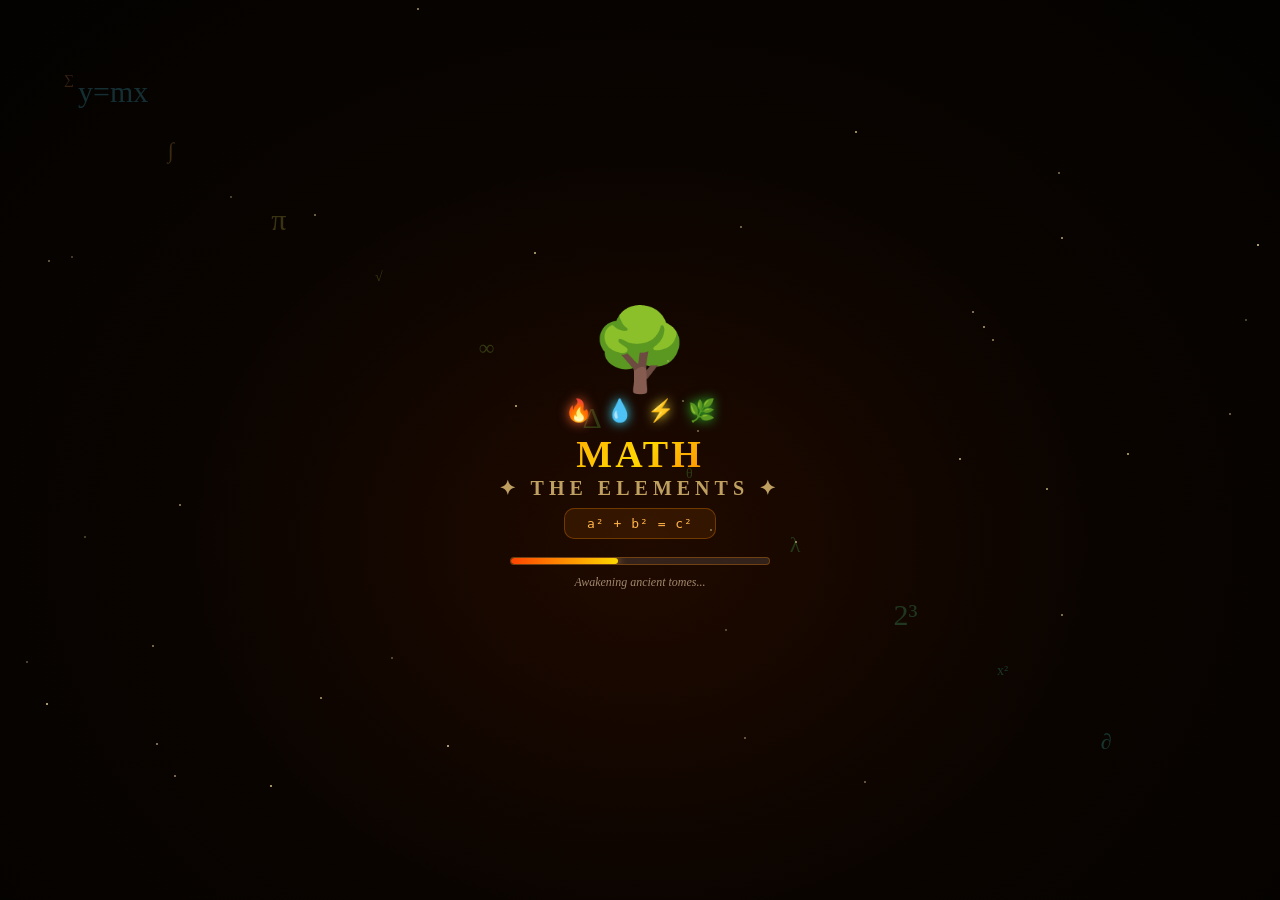
<file: MathTheElements_6.html>
<!DOCTYPE html>
<html lang="en">
<head>
<meta charset="UTF-8">
<meta name="viewport" content="width=device-width,initial-scale=1,maximum-scale=1,user-scalable=no">
<title>Math: The Elements</title>
<style>
*{box-sizing:border-box;margin:0;padding:0;-webkit-tap-highlight-color:transparent;user-select:none}
html,body{height:100%;width:100%;overflow:hidden;background:#050300}
body{font-family:'Palatino Linotype','Book Antiqua',Palatino,serif;color:#FFE4B5}
#app{position:fixed;inset:0;overflow:hidden}
button{font-family:inherit;cursor:pointer;border:none;outline:none}
input{font-family:inherit;outline:none}
@keyframes floatUp{0%,100%{transform:translateY(0)}50%{transform:translateY(-8px)}}
@keyframes pulse{0%,100%{transform:scale(1);opacity:1}50%{transform:scale(1.06);opacity:.85}}
@keyframes shake{0%,100%{transform:translateX(0)}20%,60%{transform:translateX(-7px)}40%,80%{transform:translateX(7px)}}
@keyframes fadeIn{from{opacity:0;transform:translateY(12px)}to{opacity:1;transform:translateY(0)}}
@keyframes slideUp{from{opacity:0;transform:translateY(30px)}to{opacity:1;transform:translateY(0)}}
@keyframes bounce{0%,100%{transform:translateY(0)}50%{transform:translateY(-5px)}}
@keyframes dmgFloat{0%{opacity:1;transform:translateY(0) scale(1.3)}100%{opacity:0;transform:translateY(-55px) scale(0.8)}}
@keyframes monsterBob{0%,100%{transform:scaleX(-1) translateY(0)}50%{transform:scaleX(-1) translateY(-6px)}}
@keyframes staffSwing{0%,100%{transform:rotate(-20deg)}50%{transform:rotate(20deg)}}
@keyframes fistPunch{0%,100%{transform:scaleX(-1) translateX(0)}50%{transform:scaleX(-1) translateX(-14px)}}
@keyframes leafFall{0%{transform:translateY(-5px) rotate(0deg);opacity:.8}100%{transform:translateY(65px) rotate(200deg);opacity:0}}
@keyframes starTwinkle{0%,100%{opacity:.2}50%{opacity:.9}}
@keyframes titleGlow{0%,100%{filter:drop-shadow(0 0 10px #FF8C00)}50%{filter:drop-shadow(0 0 25px #FFD700)}}
@keyframes guardianFloat{0%,100%{transform:translateY(0)}50%{transform:translateY(-6px)}}
.hbar-label{display:flex;justify-content:space-between;font-size:11px;color:#aaa;margin-bottom:3px}
.hbar-track{background:rgba(0,0,0,.6);border-radius:6px;height:11px;border:1px solid rgba(255,255,255,.15);overflow:hidden}
.hbar-fill{height:100%;border-radius:6px;transition:width .5s ease}
.card{background:rgba(8,4,1,.9);border-radius:16px;padding:20px;backdrop-filter:blur(10px)}
::-webkit-scrollbar{width:3px}::-webkit-scrollbar-thumb{background:rgba(255,200,100,.3);border-radius:3px}
</style>
</head>
<body>
<div id="app"></div>
<script>
// ═══════════════════════════════════
// AUDIO ENGINE
// ═══════════════════════════════════
const SFX=(()=>{
  let ctx=null,loops=[],ambInt=null;
  function ac(){
    if(!ctx)ctx=new(window.AudioContext||window.webkitAudioContext)();
    if(ctx.state==='suspended')ctx.resume();
    return ctx;
  }
  function tone(freq,type,vol,dur,delay,pan){
    delay=delay||0;pan=pan||0;
    try{
      const c=ac(),o=c.createOscillator(),g=c.createGain();
      let src=o;
      if(c.createStereoPanner){const p=c.createStereoPanner();p.pan.value=pan;o.connect(p);p.connect(g);}
      else o.connect(g);
      o.type=type;o.frequency.value=freq;
      g.gain.setValueAtTime(0,c.currentTime+delay);
      g.gain.linearRampToValueAtTime(vol,c.currentTime+delay+0.02);
      g.gain.exponentialRampToValueAtTime(0.001,c.currentTime+delay+dur);
      g.connect(c.destination);
      o.start(c.currentTime+delay);
      o.stop(c.currentTime+delay+dur+0.05);
    }catch(e){}
  }
  function stopAll(){loops.forEach(l=>{try{clearInterval(l)}catch(e){}});loops=[];clearInterval(ambInt);}
  function explore(){
    stopAll();
    const mel=[261.6,329.6,392,523.2,392,329.6,261.6,293.7];
    let i=0;
    const iv=setInterval(()=>{
      tone(mel[i%mel.length],'sine',0.055,0.45,0,-0.3);
      tone(mel[(i+2)%mel.length]*0.5,'triangle',0.035,0.65,0.12,0.3);
      if(i%4===0)tone(130.8,'sine',0.04,0.9);
      if(i%8===0)tone(196,'sine',0.03,0.7,0.2);
      i++;
    },440);
    loops.push(iv);
    ambInt=setInterval(()=>{
      tone(180+Math.random()*80,'sine',0.012,1.4,0,(Math.random()-.5)*.6);
    },900);
  }
  function battle(){
    stopAll();
    const riff=[220,246.9,220,196,220,261.6,246.9,220];
    let b=0;
    const iv=setInterval(()=>{
      if(b%2===0)tone(110,'sawtooth',0.08,0.12);
      if(b%4===0)tone(82.4,'square',0.09,0.18);
      tone(riff[b%riff.length],'sawtooth',0.05,0.22,0.04);
      tone(riff[(b+3)%riff.length]*1.5,'triangle',0.035,0.18,0.08);
      if(b%8===0)tone(440,'square',0.03,0.1,0.02);
      b++;
    },240);
    loops.push(iv);
  }
  function boss(){
    stopAll();
    const dr=[146.8,130.8,155.6,146.8,123.5,130.8,138.6,146.8];
    let b=0;
    const iv=setInterval(()=>{
      tone(dr[b%dr.length],'sawtooth',0.1,0.28);
      tone(dr[b%dr.length]*2,'square',0.055,0.18,0.04);
      if(b%3===0)tone(65.4,'sawtooth',0.12,0.38);
      if(b%6===0){for(let k=0;k<3;k++)tone(880+k*120,'square',0.038,0.1,k*0.05);}
      b++;
    },200);
    loops.push(iv);
  }
  function village(){
    stopAll();
    const folk=[392,440,493.9,523.2,493.9,440,392,349.2,392,440];
    let i=0;
    const iv=setInterval(()=>{
      tone(folk[i%folk.length],'triangle',0.065,0.55,0,0.2);
      tone(folk[(i+2)%folk.length]*0.5,'sine',0.04,0.7,0.15,-0.2);
      if(i%4===0)tone(196,'sine',0.035,0.75);
      i++;
    },520);
    loops.push(iv);
  }
  function victory(){
    stopAll();
    [[523.2,0],[659.3,.12],[783.9,.24],[1046.5,.36],[1318.5,.52]].forEach(([f,d])=>tone(f,'triangle',0.1,0.5,d));
    setTimeout(()=>{[[523.2,0],[659.3,.08],[1046.5,.18],[1318.5,.3],[2093,.45]].forEach(([f,d])=>tone(f,'sine',0.08,0.65,d));},650);
  }
  function defeat(){
    stopAll();
    [[440,0],[415.3,.18],[392,.36],[349.2,.54],[329.6,.72],[293.7,.95]].forEach(([f,d])=>tone(f,'sawtooth',0.07,0.45,d));
  }
  function correct(){tone(880,'sine',0.12,0.12);setTimeout(()=>tone(1100,'sine',0.1,0.12),90);}
  function wrong(){tone(200,'sawtooth',0.13,0.32);}
  function click(){tone(600,'sine',0.055,0.07);}
  function staff(){tone(320,'triangle',0.09,0.14);setTimeout(()=>tone(280,'sawtooth',0.07,0.1),55);}
  function monster(){tone(150,'sawtooth',0.13,0.22);setTimeout(()=>tone(120,'square',0.09,0.16),75);}
  function levelUp(){[523.2,659.3,783.9,1046.5,1318.5,1567.9].forEach((f,i)=>tone(f,'sine',0.1,0.3,i*.1));}
  return{explore,battle,boss,village,victory,defeat,correct,wrong,click,staff,monster,levelUp,stopAll};
})();

// ═══════════════════════════════════
// GAME DATA
// ═══════════════════════════════════
const EL={
  fire:    {c:"#FF4500",g:"#FF6B35",bg:"#1a0500",icon:"🔥",name:"Fire"},
  water:   {c:"#00BFFF",g:"#40E0FF",bg:"#001020",icon:"💧",name:"Water"},
  electric:{c:"#FFD700",g:"#FFEC40",bg:"#0d0d00",icon:"⚡",name:"Electric"},
  earth:   {c:"#228B22",g:"#32CD32",bg:"#001a00",icon:"🌿",name:"Earth"}
};
const AVATARS={
  male:  {fire:{n:"Emberion",t:"Flame Warden"},water:{n:"Tidalus",t:"Tide Caller"},electric:{n:"Volthar",t:"Storm Sage"},earth:{n:"Thornwick",t:"Grove Guardian"}},
  female:{fire:{n:"Embera",t:"Flame Weaver"},water:{n:"Seraphel",t:"River Mystic"},electric:{n:"Zaphira",t:"Lightning Lass"},earth:{n:"Mosswyn",t:"Root Speaker"}}
};
const PATHS={
  warrior:{icon:"⚔️",label:"Warrior",desc:"Deal bonus damage on every hit",bonus:"Attack +5 per strike"},
  mage:   {icon:"🧙",label:"Mage",   desc:"Hints cost no energy to reveal",bonus:"Free hint reveals"},
  ranger: {icon:"🏹",label:"Ranger", desc:"Flee any battle without losing energy",bonus:"Free flee from battle"},
  healer: {icon:"💚",label:"Healer", desc:"Restore energy after each correct answer",bonus:"Regenerate 2 energy per correct"},
  rogue:  {icon:"🗡️",label:"Rogue",  desc:"Streak bonus damage is doubled",bonus:"Double streak multiplier"},
  paladin:{icon:"🛡️",label:"Paladin",desc:"Begin with higher maximum energy",bonus:"Start with 30 max energy"}
};

// ── 450 UNIQUE QUESTIONS: 3 grades × 5 levels × 30 ──
// Each level's questions are stored separately so they never repeat within a level
const ALL_QUESTIONS={
  6:{
    1:[
      {q:"6 × 7 = ?",a:"42",ch:["36","40","42","48"]},
      {q:"24 ÷ 4 = ?",a:"6",ch:["4","5","6","8"]},
      {q:"What is 1/2 of 20?",a:"10",ch:["8","10","12","15"]},
      {q:"Round 47 to nearest ten:",a:"50",ch:["40","45","50","55"]},
      {q:"5² = ?",a:"25",ch:["10","15","20","25"]},
      {q:"3 + 4 × 2 = ?",a:"11",ch:["11","14","12","10"]},
      {q:"What is 10% of 80?",a:"8",ch:["4","6","8","10"]},
      {q:"Area: rectangle 5×4 = ?",a:"20",ch:["9","18","20","25"]},
      {q:"Perimeter: square side 6 = ?",a:"24",ch:["12","18","24","36"]},
      {q:"√25 = ?",a:"5",ch:["3","4","5","6"]},
      {q:"9 × 8 = ?",a:"72",ch:["63","70","72","81"]},
      {q:"100 ÷ 5 = ?",a:"20",ch:["15","20","25","30"]},
      {q:"What is 3/4 of 16?",a:"12",ch:["8","10","12","14"]},
      {q:"What is 25% of 40?",a:"10",ch:["8","10","12","15"]},
      {q:"2³ = ?",a:"8",ch:["4","6","8","12"]},
      {q:"60 ÷ 12 = ?",a:"5",ch:["4","5","6","7"]},
      {q:"What is 50% of 34?",a:"17",ch:["12","15","17","20"]},
      {q:"8 + 6 × 3 = ?",a:"26",ch:["26","42","24","30"]},
      {q:"Area of square, side 7 = ?",a:"49",ch:["14","28","42","49"]},
      {q:"√36 = ?",a:"6",ch:["4","5","6","7"]},
      {q:"7 × 9 = ?",a:"63",ch:["54","56","63","72"]},
      {q:"36 ÷ 6 = ?",a:"6",ch:["4","5","6","7"]},
      {q:"What is 1/4 of 48?",a:"12",ch:["8","10","12","16"]},
      {q:"What is 75% of 20?",a:"15",ch:["10","12","15","18"]},
      {q:"4² = ?",a:"16",ch:["8","12","16","20"]},
      {q:"15 + 3 × 4 = ?",a:"27",ch:["27","72","24","18"]},
      {q:"Perimeter: rectangle 8×3 = ?",a:"22",ch:["11","22","24","48"]},
      {q:"√49 = ?",a:"7",ch:["5","6","7","8"]},
      {q:"What is 20% of 60?",a:"12",ch:["8","10","12","15"]},
      {q:"12 × 6 = ?",a:"72",ch:["60","66","72","78"]}
    ],
    2:[
      {q:"3x = 18 → x = ?",a:"6",ch:["4","5","6","8"]},
      {q:"x + 7 = 15 → x = ?",a:"8",ch:["6","7","8","9"]},
      {q:"2x + 1 = 11 → x = ?",a:"5",ch:["4","5","6","7"]},
      {q:"Simplify 8/12",a:"2/3",ch:["1/2","2/3","3/4","4/5"]},
      {q:"3/5 + 1/5 = ?",a:"4/5",ch:["2/5","3/5","4/5","1"]},
      {q:"7/8 - 3/8 = ?",a:"1/2",ch:["1/4","1/2","3/4","4/8"]},
      {q:"What is 30% of 50?",a:"15",ch:["10","12","15","20"]},
      {q:"Solve: 4x = 32",a:"8",ch:["6","7","8","9"]},
      {q:"What is 15% of 80?",a:"12",ch:["8","10","12","16"]},
      {q:"Convert 0.5 to fraction:",a:"1/2",ch:["1/3","1/2","2/3","3/4"]},
      {q:"5x - 3 = 17 → x = ?",a:"4",ch:["3","4","5","6"]},
      {q:"Simplify 15/20",a:"3/4",ch:["1/2","2/3","3/4","4/5"]},
      {q:"1/4 + 2/4 = ?",a:"3/4",ch:["1/2","3/4","1","5/4"]},
      {q:"What is 40% of 70?",a:"28",ch:["20","24","28","35"]},
      {q:"Convert 0.25 to %:",a:"25%",ch:["20%","25%","30%","35%"]},
      {q:"x - 9 = 14 → x = ?",a:"23",ch:["5","14","19","23"]},
      {q:"Simplify 12/18",a:"2/3",ch:["1/2","2/3","3/4","2/4"]},
      {q:"5/6 - 1/6 = ?",a:"2/3",ch:["1/3","2/3","4/6","5/6"]},
      {q:"What is 60% of 45?",a:"27",ch:["20","25","27","30"]},
      {q:"Convert 3/4 to decimal:",a:"0.75",ch:["0.5","0.6","0.75","0.8"]},
      {q:"2x + 5 = 19 → x = ?",a:"7",ch:["5","6","7","8"]},
      {q:"Simplify 16/24",a:"2/3",ch:["1/2","2/3","3/4","1/3"]},
      {q:"2/3 + 1/6 = ?",a:"5/6",ch:["3/9","1/2","5/6","3/6"]},
      {q:"What is 35% of 40?",a:"14",ch:["10","12","14","16"]},
      {q:"Convert 0.8 to fraction:",a:"4/5",ch:["3/4","4/5","5/6","1/8"]},
      {q:"3x - 6 = 12 → x = ?",a:"6",ch:["4","5","6","7"]},
      {q:"Simplify 9/15",a:"3/5",ch:["2/5","3/5","4/5","1/3"]},
      {q:"3/8 + 1/4 = ?",a:"5/8",ch:["4/8","5/8","6/8","7/8"]},
      {q:"What is 45% of 20?",a:"9",ch:["6","8","9","10"]},
      {q:"Convert 1/5 to decimal:",a:"0.2",ch:["0.1","0.2","0.5","0.15"]}
    ],
    3:[
      {q:"What is √64?",a:"8",ch:["6","7","8","9"]},
      {q:"12² = ?",a:"144",ch:["124","132","144","156"]},
      {q:"What is 3/4 + 1/4?",a:"1",ch:["3/4","1","5/4","2"]},
      {q:"If a=5: 3a + 2 = ?",a:"17",ch:["13","15","17","20"]},
      {q:"Area of triangle: b=8, h=6 = ?",a:"24",ch:["14","24","48","96"]},
      {q:"Perimeter of triangle: 5,6,7 = ?",a:"18",ch:["14","16","18","20"]},
      {q:"What is 15% of 60?",a:"9",ch:["6","8","9","12"]},
      {q:"10² = ?",a:"100",ch:["20","50","100","200"]},
      {q:"√81 = ?",a:"9",ch:["7","8","9","10"]},
      {q:"If b=3: 4b² = ?",a:"36",ch:["24","30","36","48"]},
      {q:"Convert 2/5 to %:",a:"40%",ch:["25%","35%","40%","45%"]},
      {q:"Area of triangle: b=10, h=4 = ?",a:"20",ch:["14","20","40","80"]},
      {q:"7² = ?",a:"49",ch:["21","42","49","56"]},
      {q:"√121 = ?",a:"11",ch:["9","10","11","12"]},
      {q:"If c=4: 2c³ = ?",a:"128",ch:["32","64","96","128"]},
      {q:"What is 35% of 80?",a:"28",ch:["20","24","28","35"]},
      {q:"Volume of cube: side=3 = ?",a:"27",ch:["9","18","27","36"]},
      {q:"9² = ?",a:"81",ch:["27","72","81","90"]},
      {q:"√144 = ?",a:"12",ch:["10","11","12","13"]},
      {q:"If d=6: d² - 10 = ?",a:"26",ch:["22","24","26","28"]},
      {q:"Area of parallelogram: b=9,h=5=?",a:"45",ch:["14","28","40","45"]},
      {q:"6² = ?",a:"36",ch:["12","24","36","48"]},
      {q:"√169 = ?",a:"13",ch:["11","12","13","14"]},
      {q:"If e=2: 5e⁴ = ?",a:"80",ch:["40","60","80","100"]},
      {q:"Circumference: d=10, π≈3.14=?",a:"31.4",ch:["15.7","31.4","62.8","100"]},
      {q:"8² = ?",a:"64",ch:["48","56","64","72"]},
      {q:"√196 = ?",a:"14",ch:["12","13","14","15"]},
      {q:"If f=7: f² + f = ?",a:"56",ch:["49","54","56","63"]},
      {q:"Volume of cube: side=4 = ?",a:"64",ch:["16","32","48","64"]},
      {q:"Area of circle: r=5, π≈3.14=?",a:"78.5",ch:["31.4","62.8","78.5","157"]}
    ],
    4:[
      {q:"Mean of 2,4,6,8,10 = ?",a:"6",ch:["4","5","6","7"]},
      {q:"Median of 3,7,2,9,5 = ?",a:"5",ch:["3","4","5","7"]},
      {q:"Mode of 2,4,4,6,4,8 = ?",a:"4",ch:["2","4","6","8"]},
      {q:"Range of 5,12,3,18,9 = ?",a:"15",ch:["9","13","15","18"]},
      {q:"Mean of 10,20,30,40 = ?",a:"25",ch:["20","25","30","35"]},
      {q:"Median of 1,3,5,7,9,11 = ?",a:"6",ch:["4","5","6","7"]},
      {q:"Mode of 5,3,5,7,3,5 = ?",a:"5",ch:["3","5","7","6"]},
      {q:"Range of 22,14,35,8,27 = ?",a:"27",ch:["14","22","27","35"]},
      {q:"Mean of 15,25,35 = ?",a:"25",ch:["20","25","28","30"]},
      {q:"Probability: 1 of 4 outcomes = ?",a:"1/4",ch:["1/2","1/3","1/4","1/5"]},
      {q:"Probability: 3 of 5 outcomes = ?",a:"3/5",ch:["2/5","3/5","4/5","1/5"]},
      {q:"A bag: 3R,2B. P(red)=?",a:"3/5",ch:["2/5","3/5","1/2","2/3"]},
      {q:"Median of 4,8,2,10,6 = ?",a:"6",ch:["4","5","6","8"]},
      {q:"Mean of 6,8,10,12,14 = ?",a:"10",ch:["8","9","10","11"]},
      {q:"Range of 100,45,72,18,63 = ?",a:"82",ch:["55","63","82","100"]},
      {q:"Mode of 7,3,7,9,3,7,1 = ?",a:"7",ch:["1","3","7","9"]},
      {q:"P(even) rolling a die = ?",a:"1/2",ch:["1/6","1/3","1/2","2/3"]},
      {q:"P(rolling 6) on a die = ?",a:"1/6",ch:["1/2","1/4","1/6","1/3"]},
      {q:"Mean of 9,3,6,12,15 = ?",a:"9",ch:["6","8","9","12"]},
      {q:"Median of 2,2,5,8,8 = ?",a:"5",ch:["2","4","5","8"]},
      {q:"A bag: 2R,3G,5B. P(blue)=?",a:"1/2",ch:["1/5","1/3","1/2","3/5"]},
      {q:"Mean of 0,2,4,6,8,10 = ?",a:"5",ch:["3","4","5","6"]},
      {q:"Range of 33,17,29,42,8 = ?",a:"34",ch:["25","29","34","42"]},
      {q:"Mode of 4,6,4,9,6,4,9 = ?",a:"4",ch:["4","6","9","none"]},
      {q:"P(head) on coin flip = ?",a:"1/2",ch:["1/4","1/3","1/2","2/3"]},
      {q:"Median of 11,3,7,15,9 = ?",a:"9",ch:["7","8","9","11"]},
      {q:"Mean of 5,10,15,20,25,30 = ?",a:"17.5",ch:["15","16","17.5","18"]},
      {q:"P(vowel) in A,B,C,D,E = ?",a:"2/5",ch:["1/5","2/5","1/2","3/5"]},
      {q:"Range of 56,72,34,91,47 = ?",a:"57",ch:["34","47","57","91"]},
      {q:"Mode of 1,1,2,2,3,3,3 = ?",a:"3",ch:["1","2","3","none"]}
    ],
    5:[
      {q:"Ratio 3:12 simplified = ?",a:"1:4",ch:["1:2","1:3","1:4","1:6"]},
      {q:"If 2:3 = 8:?, ? = ?",a:"12",ch:["9","10","12","16"]},
      {q:"Scale 1:100. 5cm = ? real m",a:"5m",ch:["1m","2m","5m","10m"]},
      {q:"Rate: 60 miles in 2 hrs = ? mph",a:"30",ch:["20","25","30","35"]},
      {q:"Proportion: 3/4 = x/12, x = ?",a:"9",ch:["6","8","9","10"]},
      {q:"Ratio 15:25 simplified = ?",a:"3:5",ch:["1:2","2:3","3:5","5:3"]},
      {q:"If 5:8 = 10:?, ? = ?",a:"16",ch:["12","14","16","20"]},
      {q:"Rate: $24 for 8 items = $/item",a:"$3",ch:["$2","$3","$4","$6"]},
      {q:"Proportion: 2/5 = 6/?, ? = ?",a:"15",ch:["10","12","15","20"]},
      {q:"Scale 1:50. 4cm = ? real m",a:"2m",ch:["1m","2m","4m","8m"]},
      {q:"Ratio 4:20 simplified = ?",a:"1:5",ch:["1:4","1:5","2:5","4:5"]},
      {q:"Rate: 180 words in 3 min = ? wpm",a:"60",ch:["40","50","60","90"]},
      {q:"Proportion: 4/x = 8/6, x = ?",a:"3",ch:["2","3","4","6"]},
      {q:"If 3:7 = 9:?, ? = ?",a:"21",ch:["18","19","21","27"]},
      {q:"Scale 2:1. Model 6cm = ? real cm",a:"3cm",ch:["1cm","2cm","3cm","6cm"]},
      {q:"Rate: 45 km in 3 hrs = ? kph",a:"15",ch:["10","12","15","20"]},
      {q:"Proportion: 3/4 = 9/?, ? = ?",a:"12",ch:["8","10","12","16"]},
      {q:"Ratio 18:24 simplified = ?",a:"3:4",ch:["2:3","3:4","1:2","3:5"]},
      {q:"Rate: $56 for 7 hrs = ?/hr",a:"$8",ch:["$6","$7","$8","$9"]},
      {q:"If 4:5 = 20:?, ? = ?",a:"25",ch:["16","20","25","30"]},
      {q:"Scale 1:200. 3cm = ? real m",a:"6m",ch:["3m","5m","6m","10m"]},
      {q:"Proportion: x/6 = 4/8, x = ?",a:"3",ch:["2","3","4","6"]},
      {q:"Ratio 6:9:12 simplified = ?",a:"2:3:4",ch:["1:2:3","2:3:4","3:4:5","6:9:12"]},
      {q:"Rate: 200 pages in 4 days = ?/day",a:"50",ch:["40","45","50","60"]},
      {q:"Proportion: 5/8 = 15/?, ? = ?",a:"24",ch:["16","20","24","30"]},
      {q:"If 2:9 = 6:?, ? = ?",a:"27",ch:["18","24","27","30"]},
      {q:"Scale 1:500. 2cm = ? real m",a:"10m",ch:["5m","8m","10m","15m"]},
      {q:"Rate: 90 beats in 1.5 min = ? bpm",a:"60",ch:["45","55","60","90"]},
      {q:"Proportion: 7/x = 14/8, x = ?",a:"4",ch:["2","4","6","7"]},
      {q:"Ratio 24:36 simplified = ?",a:"2:3",ch:["1:2","2:3","3:4","4:6"]}
    ]
  },
  7:{
    1:[
      {q:"2x + 3 = 11 → x = ?",a:"4",ch:["3","4","5","7"]},
      {q:"15% of 200 = ?",a:"30",ch:["20","25","30","40"]},
      {q:"Expand 4(x + 3)",a:"4x+12",ch:["4x+3","4x+7","4x+12","x+12"]},
      {q:"-3 × -7 = ?",a:"21",ch:["-21","-10","10","21"]},
      {q:"2³ = ?",a:"8",ch:["4","6","8","16"]},
      {q:"Area: l=8, w=5 = ?",a:"40",ch:["26","30","40","45"]},
      {q:"x/4 = 7 → x = ?",a:"28",ch:["11","21","28","35"]},
      {q:"Mean of 4,8,6,10,2 = ?",a:"6",ch:["5","6","7","8"]},
      {q:"5x - 10 = 15 → x = ?",a:"5",ch:["3","4","5","6"]},
      {q:"(-2)⁴ = ?",a:"16",ch:["-16","-8","8","16"]},
      {q:"3x - 7 = 14 → x = ?",a:"7",ch:["5","6","7","9"]},
      {q:"40% of 150 = ?",a:"60",ch:["45","55","60","70"]},
      {q:"Expand 3(2x - 5)",a:"6x-15",ch:["6x-5","6x-15","3x-15","5x-15"]},
      {q:"-8 × 6 = ?",a:"-48",ch:["-56","-48","-42","48"]},
      {q:"3⁴ = ?",a:"81",ch:["12","27","64","81"]},
      {q:"Perimeter: l=9, w=4 = ?",a:"26",ch:["13","18","26","36"]},
      {q:"x/3 = 9 → x = ?",a:"27",ch:["3","12","27","30"]},
      {q:"Median of 3,7,2,9,5 = ?",a:"5",ch:["4","5","6","7"]},
      {q:"4x + 8 = 28 → x = ?",a:"5",ch:["3","4","5","6"]},
      {q:"(-5)² = ?",a:"25",ch:["-25","-10","10","25"]},
      {q:"6x = 54 → x = ?",a:"9",ch:["6","8","9","10"]},
      {q:"30% of 250 = ?",a:"75",ch:["55","65","75","85"]},
      {q:"Expand 5(x - 4)",a:"5x-20",ch:["5x-4","5x-9","5x-20","x-20"]},
      {q:"-9 × -4 = ?",a:"36",ch:["-36","-13","13","36"]},
      {q:"2⁵ = ?",a:"32",ch:["10","16","32","64"]},
      {q:"Area: triangle b=8, h=6 = ?",a:"24",ch:["14","24","48","96"]},
      {q:"x/5 + 3 = 7 → x = ?",a:"20",ch:["4","10","20","25"]},
      {q:"Mode of 2,4,4,6,8,4 = ?",a:"4",ch:["2","4","6","8"]},
      {q:"7x - 3 = 39 → x = ?",a:"6",ch:["4","5","6","7"]},
      {q:"(-3)³ = ?",a:"-27",ch:["-27","-9","9","27"]}
    ],
    2:[
      {q:"Solve: 2(x+3)=14, x=?",a:"4",ch:["3","4","5","6"]},
      {q:"y = 3x + 2, when x=4, y=?",a:"14",ch:["10","12","14","16"]},
      {q:"Slope of y = 2x - 5 is?",a:"2",ch:["1","2","5","7"]},
      {q:"Is (2,8) on y=4x? Yes/No",a:"Yes",ch:["Yes","No","Maybe","Cannot tell"]},
      {q:"y-intercept of y=3x+7 is?",a:"7",ch:["3","5","7","10"]},
      {q:"Solve: 3(x-2)=15, x=?",a:"7",ch:["5","6","7","8"]},
      {q:"y = -2x + 6, when x=3, y=?",a:"0",ch:["-6","0","2","6"]},
      {q:"Slope of y = -4x + 1 is?",a:"-4",ch:["-4","-1","1","4"]},
      {q:"Is (3,9) on y=x²? Yes/No",a:"Yes",ch:["Yes","No","Maybe","Only if x>0"]},
      {q:"y-intercept of y=5x-3 is?",a:"-3",ch:["-5","-3","3","5"]},
      {q:"Solve: 4(2x+1)=20, x=?",a:"2",ch:["1","2","3","4"]},
      {q:"y=2x-4. Find x when y=0",a:"2",ch:["0","2","4","6"]},
      {q:"Slope between (0,0) and (3,6)?",a:"2",ch:["1","2","3","6"]},
      {q:"Is (4,2) on y=x/2? Yes/No",a:"Yes",ch:["Yes","No","Partly","Never"]},
      {q:"y-intercept of y=x-8 is?",a:"-8",ch:["-8","-1","0","8"]},
      {q:"Solve: 2(3x-4)=16, x=?",a:"4",ch:["2","3","4","5"]},
      {q:"y=x+5. When x=-3, y=?",a:"2",ch:["-2","0","2","8"]},
      {q:"Slope between (1,2) and (3,6)?",a:"2",ch:["1","2","3","4"]},
      {q:"y-intercept of y=7x is?",a:"0",ch:["-7","0","1","7"]},
      {q:"Solve: 5(x+2)=25, x=?",a:"3",ch:["2","3","4","5"]},
      {q:"y = -x + 4. When x=4, y=?",a:"0",ch:["-4","0","4","8"]},
      {q:"Slope of y=x is?",a:"1",ch:["0","1","x","undefined"]},
      {q:"Is (-1,3) on y=-x+2? Yes/No",a:"Yes",ch:["Yes","No","Only positive x","Cannot tell"]},
      {q:"Solve: 3(x-5)=0, x=?",a:"5",ch:["0","3","5","15"]},
      {q:"y=4x-8. Find x when y=0",a:"2",ch:["1","2","4","8"]},
      {q:"Slope between (2,5) and (4,9)?",a:"2",ch:["1","2","4","7"]},
      {q:"y-intercept of y=-2x+6 is?",a:"6",ch:["-6","-2","2","6"]},
      {q:"Solve: 6(x-1)=30, x=?",a:"6",ch:["4","5","6","7"]},
      {q:"y=3x. When x=-2, y=?",a:"-6",ch:["-6","-2","2","6"]},
      {q:"Slope between (-1,0) and (1,4)?",a:"2",ch:["1","2","4","8"]}
    ],
    3:[
      {q:"Solve: 2x+3y=12, x=3. y=?",a:"2",ch:["1","2","3","4"]},
      {q:"Solve system: x+y=10, x-y=4. x=?",a:"7",ch:["3","5","7","9"]},
      {q:"What is -5 + 3?",a:"-2",ch:["-8","-2","2","8"]},
      {q:"-4 - (-7) = ?",a:"3",ch:["-11","-3","3","11"]},
      {q:"Simplify: -3(x-4)",a:"-3x+12",ch:["-3x-4","-3x+4","-3x+12","3x-12"]},
      {q:"Solve: x + 2y=8, x=2. y=?",a:"3",ch:["1","2","3","4"]},
      {q:"Solve system: 2x+y=7, x+y=5. x=?",a:"2",ch:["1","2","3","4"]},
      {q:"-8 + (-3) = ?",a:"-11",ch:["-11","-5","5","11"]},
      {q:"-6 - 4 = ?",a:"-10",ch:["-10","-2","2","10"]},
      {q:"Simplify: -(2x+5)",a:"-2x-5",ch:["-2x-5","-2x+5","2x+5","2x-5"]},
      {q:"Solve: 3x-y=9, y=3. x=?",a:"4",ch:["2","3","4","6"]},
      {q:"Solve system: x+y=6, x-y=2. y=?",a:"2",ch:["1","2","3","4"]},
      {q:"(-7)+(-4) = ?",a:"-11",ch:["-11","-3","3","11"]},
      {q:"-2-(-9) = ?",a:"7",ch:["-11","-7","7","11"]},
      {q:"Simplify: 4-(2x-3)",a:"-2x+7",ch:["-2x-7","-2x+1","-2x+7","2x-7"]},
      {q:"Solve: 2x+3y=13, y=3. x=?",a:"2",ch:["1","2","4","7"]},
      {q:"Solve system: x+2y=9, x-y=3. x=?",a:"5",ch:["3","4","5","6"]},
      {q:"|−8| = ?",a:"8",ch:["-8","0","8","64"]},
      {q:"|3-10| = ?",a:"7",ch:["-7","0","7","13"]},
      {q:"Simplify: 2x-(x-5)",a:"x+5",ch:["x-5","x+5","3x-5","x"]},
      {q:"Solve: 4x-2y=10, x=3. y=?",a:"1",ch:["0","1","2","3"]},
      {q:"Solve system: 3x+y=10, x+y=4. x=?",a:"3",ch:["1","2","3","4"]},
      {q:"|x|=5. x=?",a:"±5",ch:["-5","5","±5","0"]},
      {q:"-15 ÷ (-3) = ?",a:"5",ch:["-5","0","5","15"]},
      {q:"Simplify: -(x-y)+x",a:"y",ch:["-y","0","y","2x-y"]},
      {q:"Solve: x-3y=1, y=-1. x=?",a:"-2",ch:["-4","-2","1","4"]},
      {q:"Solve system: 2x-y=5, x+y=7. y=?",a:"3",ch:["1","2","3","5"]},
      {q:"-20 ÷ 4 = ?",a:"-5",ch:["-10","-5","5","10"]},
      {q:"|2x|=12 → x=?",a:"±6",ch:["-6","6","±6","24"]},
      {q:"Simplify: 3(a-2b)-a",a:"2a-6b",ch:["2a+6b","2a-6b","4a-2b","2a-2b"]}
    ],
    4:[
      {q:"x² + 5x + 6 = 0, factors?",a:"(x+2)(x+3)",ch:["(x+1)(x+6)","(x+2)(x+3)","(x+3)(x+4)","(x+2)(x+4)"]},
      {q:"Expand (x+3)²",a:"x²+6x+9",ch:["x²+9","x²+3x+9","x²+6x+9","x²+6x+3"]},
      {q:"x² - 9 = 0, x = ?",a:"±3",ch:["-3","3","±3","9"]},
      {q:"Expand (x+4)(x-2)",a:"x²+2x-8",ch:["x²-2x-8","x²+2x-8","x²+2x+8","x²-6x-8"]},
      {q:"Factor x²-4",a:"(x+2)(x-2)",ch:["(x-2)²","(x+2)(x-2)","(x+4)(x-1)","(x+2)²"]},
      {q:"x² + 7x + 12 = 0, factors?",a:"(x+3)(x+4)",ch:["(x+2)(x+6)","(x+3)(x+4)","(x+4)(x+3)","(x+1)(x+12)"]},
      {q:"Expand (2x+3)(x-1)",a:"2x²+x-3",ch:["2x²-x-3","2x²+x-3","2x²+x+3","2x²-x+3"]},
      {q:"x² - 16 = 0, x = ?",a:"±4",ch:["-4","4","±4","8"]},
      {q:"Factor 2x²+4x",a:"2x(x+2)",ch:["2(x²+2x)","2x(x+2)","x(2x+4)","2x(x-2)"]},
      {q:"Expand (x-5)²",a:"x²-10x+25",ch:["x²-25","x²+25","x²-10x+25","x²+10x+25"]},
      {q:"x² + x - 6 = 0, factors?",a:"(x+3)(x-2)",ch:["(x+2)(x-3)","(x+3)(x-2)","(x-3)(x+2)","(x-1)(x+6)"]},
      {q:"Factor 3x²-12x",a:"3x(x-4)",ch:["3(x²-4x)","3x(x-4)","x(3x-12)","3x(x+4)"]},
      {q:"Expand (x+1)(x+8)",a:"x²+9x+8",ch:["x²+8x+1","x²+9x+8","x²+8x+9","x²+x+8"]},
      {q:"x² - 25 = 0, x = ?",a:"±5",ch:["-5","5","±5","25"]},
      {q:"Factor x²-x-12",a:"(x-4)(x+3)",ch:["(x-3)(x+4)","(x-4)(x+3)","(x+4)(x-3)","(x-6)(x+2)"]},
      {q:"Expand (3x-2)²",a:"9x²-12x+4",ch:["9x²+4","9x²-4","9x²-12x+4","9x²+12x+4"]},
      {q:"x² + 3x - 10 = 0, factors?",a:"(x+5)(x-2)",ch:["(x+5)(x-2)","(x-5)(x+2)","(x+2)(x+5)","(x-2)(x-5)"]},
      {q:"Factor 4x²-16",a:"4(x+2)(x-2)",ch:["4(x-2)²","4(x+2)(x-2)","2(x+4)(x-4)","4(x²-4)"]},
      {q:"Expand (x-3)(x+7)",a:"x²+4x-21",ch:["x²-4x-21","x²+4x-21","x²-4x+21","x²+4x+21"]},
      {q:"x²-2x-8=0, x=? (larger)",a:"4",ch:["-2","2","4","8"]},
      {q:"Factor x²+8x+16",a:"(x+4)²",ch:["(x+4)(x-4)","(x+4)²","(x+2)(x+8)","(x-4)²"]},
      {q:"Expand (2x+1)(2x-1)",a:"4x²-1",ch:["4x²+1","4x²-1","4x²-2x","2x²-1"]},
      {q:"x²-7x+12=0, smaller root?",a:"3",ch:["3","4","12","7"]},
      {q:"Factor 5x²+10x",a:"5x(x+2)",ch:["5(x²+2x)","5x(x+2)","x(5x+10)","5x(x-2)"]},
      {q:"Expand (x+6)(x-6)",a:"x²-36",ch:["x²-12x-36","x²+36","x²-36","x²+12x-36"]},
      {q:"x²+2x-15=0, factors?",a:"(x+5)(x-3)",ch:["(x-5)(x+3)","(x+5)(x-3)","(x+3)(x-5)","(x-3)(x+5)"]},
      {q:"Factor 2x²-8",a:"2(x+2)(x-2)",ch:["2(x²-4)","2(x+2)(x-2)","2(x-2)²","(2x+4)(x-2)"]},
      {q:"Expand (x-1)³ first two terms?",a:"x³-3x²",ch:["x³+3x²","x³-3x²","x³-x²","x³-1"]},
      {q:"x²-10x+25=0, x=?",a:"5",ch:["±5","5","10","25"]},
      {q:"Factor x²-11x+30",a:"(x-5)(x-6)",ch:["(x-5)(x-6)","(x-6)(x-5)","(x+5)(x+6)","(x-3)(x-10)"]}
    ],
    5:[
      {q:"SA of cube, side=5?",a:"150",ch:["25","100","125","150"]},
      {q:"Volume cylinder r=3,h=4,π≈3.14",a:"113.04",ch:["37.68","75.36","113.04","226.08"]},
      {q:"SA of rectangular prism 3×4×5?",a:"94",ch:["60","70","94","120"]},
      {q:"Volume pyramid base=9,h=6?",a:"18",ch:["9","18","27","54"]},
      {q:"Interior ∠ sum of pentagon?",a:"540°",ch:["360°","450°","540°","720°"]},
      {q:"SA of sphere r=3, π≈3.14?",a:"113.04",ch:["28.26","56.52","113.04","339.12"]},
      {q:"Volume cone r=3,h=4,π≈3.14?",a:"37.68",ch:["12.56","25.12","37.68","50.24"]},
      {q:"SA of triangular prism (b=6,h=4,l=10,sides=5)?",a:"168",ch:["120","144","168","200"]},
      {q:"Interior ∠ sum of hexagon?",a:"720°",ch:["360°","540°","720°","900°"]},
      {q:"Each interior ∠ of regular hexagon?",a:"120°",ch:["60°","90°","120°","180°"]},
      {q:"Volume sphere r=3, π≈3.14?",a:"113.04",ch:["28.26","56.52","113.04","339.12"]},
      {q:"SA cylinder r=2,h=6,π≈3.14?",a:"100.48",ch:["50.24","75.36","100.48","125.6"]},
      {q:"Interior ∠ sum of octagon?",a:"1080°",ch:["720°","900°","1080°","1440°"]},
      {q:"Volume pyramid b=6,h=9?",a:"108",ch:["27","54","108","162"]},
      {q:"Each interior ∠ regular triangle?",a:"60°",ch:["45°","60°","90°","120°"]},
      {q:"SA of cube side=3?",a:"54",ch:["9","27","54","81"]},
      {q:"Volume cone r=4,h=6,π≈3.14?",a:"100.48",ch:["50.24","75.36","100.48","150.72"]},
      {q:"Interior ∠ sum of quadrilateral?",a:"360°",ch:["180°","270°","360°","540°"]},
      {q:"SA rectangular prism 2×3×4?",a:"52",ch:["24","36","48","52"]},
      {q:"Each interior ∠ regular octagon?",a:"135°",ch:["90°","120°","135°","144°"]},
      {q:"Volume sphere r=2, π≈3.14?",a:"33.49",ch:["16.75","25.12","33.49","50.24"]},
      {q:"SA sphere r=4, π≈3.14?",a:"200.96",ch:["50.24","100.48","150.72","200.96"]},
      {q:"Interior ∠ sum of heptagon?",a:"900°",ch:["540°","720°","900°","1080°"]},
      {q:"Volume cylinder r=2,h=5,π≈3.14?",a:"62.8",ch:["31.4","50.24","62.8","125.6"]},
      {q:"Each interior ∠ regular pentagon?",a:"108°",ch:["90°","100°","108°","120°"]},
      {q:"SA of cube side=6?",a:"216",ch:["36","144","216","252"]},
      {q:"Volume pyramid square base=4,h=9?",a:"48",ch:["12","36","48","144"]},
      {q:"Interior ∠ sum of decagon?",a:"1440°",ch:["900°","1080°","1260°","1440°"]},
      {q:"SA triangular prism l=8,base 3-4-5,h=3?",a:"96",ch:["48","72","96","120"]},
      {q:"Each interior ∠ regular decagon?",a:"144°",ch:["120°","135°","144°","150°"]}
    ]
  },
  8:{
    1:[
      {q:"3x-5=2x+9 → x=?",a:"14",ch:["4","7","14","21"]},
      {q:"a=3,b=4 → c=?",a:"5",ch:["4","5","6","7"]},
      {q:"Slope: y=3x+2",a:"3",ch:["1","2","3","5"]},
      {q:"Factor x²+5x+6",a:"(x+2)(x+3)",ch:["(x+1)(x+6)","(x+2)(x+3)","(x+3)(x+4)","(x+2)(x+4)"]},
      {q:"Volume cube side=4",a:"64",ch:["16","48","64","96"]},
      {q:"|x|=7 → x=?",a:"±7",ch:["7","-7","±7","49"]},
      {q:"30 is ?% of 150",a:"20",ch:["15","20","25","30"]},
      {q:"f(x)=2x², f(3)=?",a:"18",ch:["12","15","18","36"]},
      {q:"2(x-3)=10 → x=?",a:"8",ch:["4","6","7","8"]},
      {q:"C=2πr, r=7, π=3.14",a:"43.96",ch:["21.98","43.96","153.86","21.99"]},
      {q:"4x+2y=20, x=3 → y=?",a:"4",ch:["2","3","4","5"]},
      {q:"a=5,b=12 → c=?",a:"13",ch:["11","12","13","14"]},
      {q:"y-int of y=4x-6",a:"-6",ch:["-8","-6","-4","-2"]},
      {q:"Factor x²-9",a:"(x+3)(x-3)",ch:["(x-3)²","(x+3)(x-3)","(x+9)(x-1)","(x+1)(x+9)"]},
      {q:"SA cube side=3",a:"54",ch:["18","36","54","72"]},
      {q:"60% of 80 = ?",a:"48",ch:["40","44","48","52"]},
      {q:"g(x)=x²-4, g(2)=?",a:"0",ch:["-4","0","4","8"]},
      {q:"5(x+2)=3x+14 → x=?",a:"2",ch:["1","2","3","4"]},
      {q:"a=8,c=10 → b=?",a:"6",ch:["4","5","6","7"]},
      {q:"Slope (1,2)(3,8)",a:"3",ch:["1","2","3","4"]},
      {q:"2x+3y=12, y=2 → x=?",a:"3",ch:["1","2","3","4"]},
      {q:"Factor 2x²+7x+3",a:"(2x+1)(x+3)",ch:["(2x+3)(x+1)","(2x+1)(x+3)","(x+1)(2x+3)","(2x-1)(x+3)"]},
      {q:"V sphere r=3, π=3.14",a:"113.04",ch:["37.68","75.36","113.04","226.08"]},
      {q:"3x²=75 → x=?",a:"5",ch:["3","4","5","6"]},
      {q:"System: x+y=10,x-y=4 → x=?",a:"7",ch:["3","5","7","9"]},
      {q:"Simplify (x³)²",a:"x⁶",ch:["x⁵","x⁶","2x³","x⁹"]},
      {q:"∠ in semicircle=?",a:"90°",ch:["45°","60°","90°","180°"]},
      {q:"y=2x²-1, y when x=3?",a:"17",ch:["11","13","17","19"]},
      {q:"Factor 3x²-12",a:"3(x+2)(x-2)",ch:["3(x-2)²","3(x+2)(x-2)","(3x+6)(x-2)","3(x²-4)"]},
      {q:"SA cylinder r=3,h=5,π=3.14",a:"150.72",ch:["75.36","113.04","150.72","188.4"]}
    ],
    2:[
      {q:"f⁻¹(x) of f(x)=3x+1",a:"(x-1)/3",ch:["3x-1","(x+1)/3","(x-1)/3","x/3+1"]},
      {q:"Domain of f(x)=√x is?",a:"x≥0",ch:["all reals","x>0","x≥0","x≤0"]},
      {q:"f(g(x)), f=2x, g=x+3. At x=1?",a:"8",ch:["5","7","8","10"]},
      {q:"Range of f(x)=x² is?",a:"y≥0",ch:["all reals","y>0","y≥0","y≤0"]},
      {q:"f(x)=x²+1. f(-2)=?",a:"5",ch:["3","4","5","6"]},
      {q:"Inverse of f(x)=2x-4",a:"(x+4)/2",ch:["(x-4)/2","(x+4)/2","2x+4","x/2+4"]},
      {q:"f(x)=3x. f(f(2))=?",a:"18",ch:["6","9","12","18"]},
      {q:"Is f(x)=x² a function? Yes/No",a:"Yes",ch:["Yes","No","Partially","Undefined"]},
      {q:"f(x)=5x-3. Find x when f(x)=12",a:"3",ch:["1","2","3","4"]},
      {q:"Inverse of f(x)=x/4+2",a:"4(x-2)",ch:["4x-2","4(x-2)","x/4-2","(x-2)/4"]},
      {q:"f(x)=x²-3x. f(4)=?",a:"4",ch:["2","3","4","5"]},
      {q:"Domain of f(x)=1/x?",a:"x≠0",ch:["all reals","x>0","x≥0","x≠0"]},
      {q:"f(g(1)), f=x+2, g=3x. g(1)=?",a:"3",ch:["1","2","3","4"]},
      {q:"f(x)=4x+1. f⁻¹(9)=?",a:"2",ch:["1","2","3","4"]},
      {q:"Range of f(x)=|x|?",a:"y≥0",ch:["all reals","y>0","y≥0","y≤0"]},
      {q:"f(x)=2x²+x. f(-1)=?",a:"1",ch:["-1","0","1","3"]},
      {q:"Inverse of f(x)=x³",a:"∛x",ch:["x³","x²","∛x","x/3"]},
      {q:"f(x)=6-2x. Find x when f(x)=0",a:"3",ch:["0","2","3","6"]},
      {q:"f(g(x)), f=x², g=x+1. At x=2?",a:"9",ch:["5","7","9","16"]},
      {q:"Is x=3 always a function? Yes/No",a:"No",ch:["Yes","No","Sometimes","Yes if bounded"]},
      {q:"f(x)=½x-3. f(10)=?",a:"2",ch:["-1","0","2","5"]},
      {q:"Inverse of f(x)=5-x",a:"5-x",ch:["x-5","5+x","5-x","1/(5-x)"]},
      {q:"f(f(2)), f(x)=x+5",a:"12",ch:["7","10","12","14"]},
      {q:"Domain of f(x)=√(x-2)?",a:"x≥2",ch:["x>0","x≥0","x≥2","x>2"]},
      {q:"f(x)=x²-4x+4. f(2)=?",a:"0",ch:["-2","0","4","8"]},
      {q:"Inverse of f(x)=3x-9",a:"(x+9)/3",ch:["(x-9)/3","(x+9)/3","3x+9","x/3+9"]},
      {q:"f(x)=4-x². f(-3)=?",a:"-5",ch:["-5","-1","1","7"]},
      {q:"Is y²=x a function? Yes/No",a:"No",ch:["Yes","No","Partially","Only for x>0"]},
      {q:"f(x)=2x+7. f⁻¹(13)=?",a:"3",ch:["2","3","4","5"]},
      {q:"Range of f(x)=2x+3?",a:"all reals",ch:["y>0","y≥0","all reals","y≥3"]}
    ],
    3:[
      {q:"Simplify: x²·x³",a:"x⁵",ch:["x⁵","x⁶","2x⁵","x⁸"]},
      {q:"Simplify: (x⁴)/(x²)",a:"x²",ch:["x²","x⁶","2x","x⁸"]},
      {q:"Simplify: (2x)³",a:"8x³",ch:["2x³","6x³","8x³","6x"]},
      {q:"Scientific notation: 45000",a:"4.5×10⁴",ch:["4.5×10³","4.5×10⁴","45×10³","4.5×10⁵"]},
      {q:"Scientific notation: 0.0023",a:"2.3×10⁻³",ch:["2.3×10⁻²","2.3×10⁻³","23×10⁻⁴","2.3×10³"]},
      {q:"Simplify: x⁰ (x≠0)",a:"1",ch:["0","1","x","undefined"]},
      {q:"Simplify: (x²y)(xy³)",a:"x³y⁴",ch:["x³y³","x³y⁴","x²y⁴","x²y³"]},
      {q:"8×10³ + 2×10³ = ?",a:"1×10⁴",ch:["10×10³","1×10⁴","8.2×10³","1×10⁶"]},
      {q:"Simplify: (3x²)²",a:"9x⁴",ch:["6x⁴","9x²","9x⁴","3x⁴"]},
      {q:"x⁻² = ?",a:"1/x²",ch:["x²","-x²","1/x²","-1/x²"]},
      {q:"Simplify: (x³)/(x⁵)",a:"1/x²",ch:["x²","x⁸","1/x²","x¹⁵"]},
      {q:"6.02×10²³ is?",a:"Avogadro's number",ch:["Pi","Avogadro's number","e","Euler's constant"]},
      {q:"Simplify: (2x²)(3x⁴)",a:"6x⁶",ch:["5x⁶","6x⁶","6x⁸","5x⁸"]},
      {q:"Scientific: 3.6×10⁻² = ?",a:"0.036",ch:["0.36","0.036","360","36"]},
      {q:"Simplify: (xy²)³",a:"x³y⁶",ch:["x³y²","x³y⁶","xy⁶","3xy⁶"]},
      {q:"Which is greatest: 3×10², 2×10³?",a:"2×10³",ch:["3×10²","2×10³","equal","cannot compare"]},
      {q:"Simplify: (x/y)²",a:"x²/y²",ch:["x²/y","x/y²","x²/y²","2x/2y"]},
      {q:"5×10⁴ × 3×10² = ?",a:"1.5×10⁷",ch:["1.5×10⁶","1.5×10⁷","15×10⁶","1.5×10⁸"]},
      {q:"Simplify: (a²b)(ab²)",a:"a³b³",ch:["a²b²","a³b³","a³b","ab³"]},
      {q:"x⁻¹ = ?",a:"1/x",ch:["x","-x","1/x","-1/x"]},
      {q:"Simplify: √(x⁴)",a:"x²",ch:["x","2x","x²","x⁴"]},
      {q:"6×10⁵ ÷ 2×10² = ?",a:"3×10³",ch:["3×10²","3×10³","4×10³","3×10⁷"]},
      {q:"Simplify: (2x²y)²",a:"4x⁴y²",ch:["2x⁴y","4x⁴y","4x⁴y²","4x²y²"]},
      {q:"Scientific: 0.000047 = ?",a:"4.7×10⁻⁵",ch:["4.7×10⁻⁴","4.7×10⁻⁵","47×10⁻⁶","4.7×10⁵"]},
      {q:"Simplify: (x⁻¹)⁻¹",a:"x",ch:["1","x","-x","x²"]},
      {q:"(5×10³)² = ?",a:"2.5×10⁷",ch:["1×10⁶","2.5×10⁶","2.5×10⁷","25×10⁶"]},
      {q:"Simplify: ∛(x⁶)",a:"x²",ch:["x","x²","x³","3x"]},
      {q:"4×10⁻³ × 5×10⁻² = ?",a:"2×10⁻⁴",ch:["2×10⁻⁵","2×10⁻⁴","9×10⁻⁵","20×10⁻⁶"]},
      {q:"Simplify: (a³/a) ÷ a",a:"a",ch:["a","a²","a³","1/a"]},
      {q:"Which is least: 5×10⁻³, 2×10⁻²?",a:"5×10⁻³",ch:["5×10⁻³","2×10⁻²","equal","cannot compare"]}
    ],
    4:[
      {q:"Is 3x+y=6 linear? Yes/No",a:"Yes",ch:["Yes","No","Only for x>0","Sometimes"]},
      {q:"y=x² is what type of curve?",a:"Parabola",ch:["Line","Parabola","Hyperbola","Ellipse"]},
      {q:"Solve: x²-5x+6=0, smaller root",a:"2",ch:["1","2","3","6"]},
      {q:"Vertex of y=x²-4x+3 is at x=?",a:"2",ch:["1","2","3","4"]},
      {q:"Discriminant of x²+2x+1=0?",a:"0",ch:["-4","0","4","8"]},
      {q:"Number of solutions if D>0?",a:"2",ch:["0","1","2","infinite"]},
      {q:"Number of solutions if D<0?",a:"0",ch:["0","1","2","infinite"]},
      {q:"Solve: x²=36",a:"±6",ch:["-6","6","±6","18"]},
      {q:"Axis of symmetry: y=x²-6x+5",a:"x=3",ch:["x=2","x=3","x=5","x=6"]},
      {q:"Complete square: x²+4x+? =perfect square",a:"4",ch:["2","4","8","16"]},
      {q:"Solve: x²-7x+10=0, x=? (larger)",a:"5",ch:["2","5","7","10"]},
      {q:"Direction of y=−x²?",a:"Opens down",ch:["Opens up","Opens down","Opens left","Opens right"]},
      {q:"Discriminant b²-4ac when a=1,b=-5,c=6?",a:"1",ch:["0","1","4","25"]},
      {q:"Solve x²+6x+9=0",a:"-3",ch:["-9","-3","3","9"]},
      {q:"Min/Max of y=2x²-8x+7?",a:"Min at x=2",ch:["Max at x=2","Min at x=2","Min at x=4","Max at x=4"]},
      {q:"Solve: x²=49",a:"±7",ch:["-7","7","±7","24.5"]},
      {q:"y-intercept of y=x²-3x+2?",a:"2",ch:["-3","0","1","2"]},
      {q:"Factor: x²-8x+16",a:"(x-4)²",ch:["(x-4)(x+4)","(x-4)²","(x-8)(x-2)","(x+4)²"]},
      {q:"Axis of symmetry: y=-x²+4x-1",a:"x=2",ch:["x=1","x=2","x=4","x=-1"]},
      {q:"Solve: 2x²-8=0",a:"±2",ch:["-2","2","±2","4"]},
      {q:"Which is quadratic: A) 2x+1 B) x²-3",a:"B",ch:["A","B","Both","Neither"]},
      {q:"Roots of x²-1=0?",a:"±1",ch:["-1","1","±1","0"]},
      {q:"Vertex of y=(x-3)²+2?",a:"(3,2)",ch:["(-3,2)","(2,3)","(3,2)","(3,-2)"]},
      {q:"Discriminant: x²+x+1=0?",a:"-3",ch:["-3","0","3","5"]},
      {q:"Solve: x²-4x=0, x=? (non-zero)",a:"4",ch:["0","2","4","8"]},
      {q:"y=x²+2x-3, zeroes at x=?",a:"1 and -3",ch:["1 and 3","1 and -3","-1 and 3","-1 and -3"]},
      {q:"Expand (x-2)²=0, x=?",a:"2",ch:["-2","2","±2","4"]},
      {q:"Parabola y=x²+4 shifts up how much?",a:"4",ch:["1","2","4","8"]},
      {q:"Number of solutions if D=0?",a:"1",ch:["0","1","2","3"]},
      {q:"Max value of y=-x²+4?",a:"4",ch:["-4","0","2","4"]}
    ],
    5:[
      {q:"Translate: point (2,3) right 4?",a:"(6,3)",ch:["(2,7)","(6,3)","(-2,3)","(2,-1)"]},
      {q:"Reflect (3,-2) over x-axis?",a:"(3,2)",ch:["(-3,-2)","(3,2)","(-3,2)","(2,-3)"]},
      {q:"Rotate (1,0) 90° CCW?",a:"(0,1)",ch:["(0,1)","(0,-1)","(-1,0)","(1,0)"]},
      {q:"Dilate (4,6) by scale 1/2?",a:"(2,3)",ch:["(2,3)","(8,12)","(2,6)","(4,3)"]},
      {q:"Similar triangles: sides 3,4,5 & 6,8,?",a:"10",ch:["7","8","9","10"]},
      {q:"Congruent means?",a:"Same size & shape",ch:["Same shape","Same size","Same size & shape","Proportional sides"]},
      {q:"Translate (-1,4) left 3, down 2?",a:"(-4,2)",ch:["(-4,2)","(2,2)","-4,6)","(2,6)"]},
      {q:"Reflect (5,3) over y-axis?",a:"(-5,3)",ch:["(-5,3)","(5,-3)","(-5,-3)","(5,3)"]},
      {q:"Rotate (0,2) 180°?",a:"(0,-2)",ch:["(0,2)","(0,-2)","(2,0)","(-2,0)"]},
      {q:"Dilate (3,9) by scale 3?",a:"(9,27)",ch:["(6,12)","(9,27)","(9,18)","(1,3)"]},
      {q:"If ΔABC ~ ΔDEF, AB=4,DE=8,BC=5,EF=?",a:"10",ch:["7","9","10","12"]},
      {q:"AA similarity requires?",a:"2 equal angles",ch:["3 equal angles","2 equal angles","equal sides","equal perimeters"]},
      {q:"Translate (0,0) up 5, right 3?",a:"(3,5)",ch:["(3,5)","(5,3)","(-3,-5)","(0,0)"]},
      {q:"Reflect (-2,-4) over origin?",a:"(2,4)",ch:["(2,4)","(-2,4)","(2,-4)","(-4,-2)"]},
      {q:"Rotate (3,4) 90° CW?",a:"(4,-3)",ch:["(-4,3)","(4,-3)","-3,4)","(3,-4)"]},
      {q:"Dilate perimeter 6 by scale 3?",a:"18",ch:["6","9","18","24"]},
      {q:"Sides of 30-60-90 triangle shortest=1?",a:"1, √3, 2",ch:["1, √2, 2","1, √3, 2","1, 1, √2","1, 2, 3"]},
      {q:"SSS congruence requires?",a:"All 3 sides equal",ch:["2 sides equal","2 sides + angle equal","All 3 sides equal","3 angles equal"]},
      {q:"Translate (6,2) by (-3,4)?",a:"(3,6)",ch:["(3,6)","(9,6)","(3,-2)","-3,4)"]},
      {q:"Reflect (4,0) over line y=x?",a:"(0,4)",ch:["(0,4)","(4,0)","(-4,0)","(0,-4)"]},
      {q:"Rotate (2,3) 270° CCW = 90° CW?",a:"(3,-2)",ch:["(-3,2)","(3,-2)","(-2,-3)","(2,3)"]},
      {q:"Dilate area 4 by scale 2: new area?",a:"16",ch:["6","8","12","16"]},
      {q:"45-45-90: legs=5, hypotenuse=?",a:"5√2",ch:["5","5√2","10","5√3"]},
      {q:"SAS congruence requires?",a:"2 sides + included angle",ch:["2 sides + any angle","2 angles + side","2 sides + included angle","3 sides"]},
      {q:"Translate (-3,5) right 6, down 8?",a:"(3,-3)",ch:["(3,-3)","(-9,13)","-3,-3)","(3,13)"]},
      {q:"Reflect (1,7) over x-axis?",a:"(1,-7)",ch:["(-1,7)","(1,-7)","(-1,-7)","(7,1)"]},
      {q:"Scale factor 3, original area 5?",a:"45",ch:["15","30","45","60"]},
      {q:"In similar figures, perimeters ratio = ?",a:"Scale factor",ch:["Square of scale","Scale factor","Half scale","Area ratio"]},
      {q:"Rotate (4,1) 90° CCW?",a:"(-1,4)",ch:["(-1,4)","(1,-4)","(4,-1)","(-4,1)"]},
      {q:"Hypotenuse in 30-60-90, short leg=6?",a:"12",ch:["6","8","12","6√3"]}
    ]
  }
};

const MONSTERS=[
  {id:"goblin",n:"Goblin Scout",  s:"👺",hp:30, atk:5, el:"earth",   xp:20,atkMin:3,atkMax:8 },
  {id:"troll", n:"Stone Troll",   s:"👹",hp:50, atk:8, el:"earth",   xp:35,atkMin:5,atkMax:12},
  {id:"fimp",  n:"Fire Imp",      s:"😈",hp:35, atk:7, el:"fire",    xp:25,atkMin:4,atkMax:10},
  {id:"wraith",n:"Water Wraith",  s:"👻",hp:40, atk:6, el:"water",   xp:30,atkMin:3,atkMax:9 },
  {id:"hawk",  n:"Thunder Hawk",  s:"🦅",hp:45, atk:9, el:"electric",xp:40,atkMin:5,atkMax:13},
  {id:"orc",   n:"Orc Raider",    s:"🐗",hp:55, atk:10,el:"earth",   xp:45,atkMin:5,atkMax:15},
  {id:"shadow",n:"Shadow Mage",   s:"🧛",hp:65, atk:13,el:"fire",    xp:55,atkMin:8,atkMax:15,boss:1},
  {id:"frost", n:"Frost Titan",   s:"🗿",hp:90, atk:15,el:"water",   xp:70,atkMin:10,atkMax:15,boss:1},
  {id:"dragon",n:"Storm Drake",   s:"🐉",hp:130,atk:18,el:"electric",xp:120,atkMin:12,atkMax:18,boss:1,final:1}
];
const FOODS=[
  {id:"berry", n:"Moonberry",      s:"🫐",hp:8, cost:10,desc:"Blessed by forest spirits",  rare:false},
  {id:"bread", n:"Hearthloaf",     s:"🍞",hp:12,cost:15,desc:"Baked in village hearth",     rare:false},
  {id:"stew",  n:"Wizard's Stew",  s:"🍲",hp:20,cost:25,desc:"Magical herb stew",           rare:false},
  {id:"elixir",n:"Vital Elixir",   s:"🧪",hp:25,cost:38,desc:"Full restoration potion",     rare:false},
  {id:"apple", n:"Enchanted Apple",s:"🍎",hp:5, cost:22,desc:"⭐ RARE — Elder Tree apple, hard to find!",rare:true}
];
const DISGUISES=[
  {id:"fire_cloak",  n:"Flame Cloak",s:"🧥",el:"fire"},
  {id:"water_veil",  n:"Tidal Veil", s:"🌊",el:"water"},
  {id:"thunder_mask",n:"Storm Mask", s:"⚡",el:"electric"},
  {id:"earth_shroud",n:"Root Shroud",s:"🌿",el:"earth"}
];
const VILLAGES=[
  {id:"v1",n:"Embervale", el:"fire",    food:["berry","stew","apple"],        disguise:"water_veil",   guardian:"🧝",guardianName:"Elder Pyrus",   desc:"Smoke rises from squat stone huts. Wooden carts line the road. Apple trees bloom red in the ember-lit air."},
  {id:"v2",n:"Tidehaven", el:"water",   food:["bread","elixir","berry"],      disguise:"fire_cloak",   guardian:"🧜",guardianName:"Warden Marea",  desc:"Crystal streams wind past willow-draped cottages. Fishermen haul silver nets. Moonberries glow along the bank."},
  {id:"v3",n:"Stormspire",el:"electric",food:["bread","berry","stew"],        disguise:"earth_shroud", guardian:"🧙",guardianName:"Sage Voltmere",desc:"Copper towers crackle overhead. Straw huts glow with arcane light. Storm-bread is sold at every market stall."},
  {id:"v4",n:"Rootmere",  el:"earth",   food:["apple","bread","stew","elixir"],disguise:"thunder_mask",guardian:"🌳",guardianName:"Keeper Mosswarden",desc:"Ancient oaks form a cathedral canopy. Moss-covered doorways frame root-twisted homes. Hedgehogs watch from berry bushes."}
];

const BRANCH_MAP={
  2:[{label:"Forest Path",  icon:"🌲",nextId:3  },{label:"River Road",       icon:"🌊",nextId:"3b"}],
  "3b":[{label:"Ancient Bridge",icon:"🌉",nextId:4},{label:"Swamp Trail",icon:"🌿",nextId:"4b"}],
  5:[{label:"Mountain Pass",icon:"🏔️",nextId:6  },{label:"Dark Forest",      icon:"🌑",nextId:"6b"}],
  7:[{label:"Ruined Tower", icon:"🗼",nextId:8  },{label:"Hidden Cave",      icon:"⛏️",nextId:"8b"}],
  9:[{label:"Storm Peak",   icon:"⛈️",nextId:10 },{label:"Lightning Fields", icon:"⚡",nextId:"10b"}]
};
const ALL_NODES={
  0:    {id:0,   x:8, y:75,type:"start",  label:"Shire's Gate",  s:"🏠"},
  1:    {id:1,   x:18,y:65,type:"village",vid:"v1",label:"Embervale", s:"🏘️"},
  2:    {id:2,   x:26,y:54,type:"monster",mid:"goblin",label:"Goblin Camp",s:"⚔️"},
  3:    {id:3,   x:35,y:44,type:"monster",mid:"fimp",  label:"Imp Hollow",  s:"⚔️"},
  "3b": {id:"3b",x:35,y:62,type:"monster",mid:"orc",   label:"Orc Quarry",  s:"⚔️"},
  4:    {id:4,   x:44,y:36,type:"village",vid:"v2",label:"Tidehaven", s:"🏘️"},
  "4b": {id:"4b",x:44,y:60,type:"treasure",label:"Swamp Ruins",s:"💎"},
  5:    {id:5,   x:52,y:44,type:"monster",mid:"troll", label:"Troll Bridge",s:"⚔️"},
  6:    {id:6,   x:60,y:32,type:"treasure",label:"Mountain Ruins",s:"💎"},
  "6b": {id:"6b",x:60,y:56,type:"monster",mid:"wraith",label:"Wraith Bog",  s:"⚔️"},
  7:    {id:7,   x:67,y:44,type:"monster",mid:"hawk",  label:"Hawk Peaks",  s:"⚔️"},
  8:    {id:8,   x:74,y:56,type:"village",vid:"v3",label:"Stormspire",s:"🏘️"},
  "8b": {id:"8b",x:74,y:34,type:"village",vid:"v4",label:"Rootmere",  s:"🏘️"},
  9:    {id:9,   x:80,y:44,type:"monster",mid:"shadow",label:"Shadow Tower",s:"🗼",boss:1},
  10:   {id:10,  x:89,y:30,type:"boss",   mid:"dragon",label:"Dragon's Peak",s:"🐉",final:1},
  "10b":{id:"10b",x:89,y:56,type:"monster",mid:"frost",label:"Frost Citadel",s:"❄️",boss:1}
};
const DEFAULT_PATH=[0,1,2,3,4,5,6,7,8,9,10];

// ═══════════════════════════════════
// STATE
// ═══════════════════════════════════
let G={
  screen:"loading",player:null,path:[0],currentNodeId:0,
  pendingBranch:null,combat:null,activeVillage:null,
  showTutorial:false,tutStep:0,showInventory:false,
  result:null,monstersKilled:0,adPending:false,
  stage:1,level:1,
  // Per-grade per-level question tracking: G.qUsed[grade][level] = Set of indices used
  qUsed:{}
};

function save(){
  try{
    const qU={};
    Object.keys(G.qUsed).forEach(g=>{
      qU[g]={};
      Object.keys(G.qUsed[g]).forEach(l=>{qU[g][l]=[...G.qUsed[g][l]];});
    });
    localStorage.setItem("mte_v5",JSON.stringify({player:G.player,path:G.path,currentNodeId:G.currentNodeId,monstersKilled:G.monstersKilled,stage:G.stage,level:G.level,qUsed:qU}));
  }catch(e){}
}
function loadSave(){
  try{
    const s=localStorage.getItem("mte_v5");
    if(!s)return null;
    const d=JSON.parse(s);
    // Reconstitute sets
    const qU={};
    if(d.qUsed){Object.keys(d.qUsed).forEach(g=>{qU[g]={};Object.keys(d.qUsed[g]).forEach(l=>{qU[g][l]=new Set(d.qUsed[g][l]);});});}
    d.qUsed=qU;
    return d;
  }catch(e){return null;}
}

function initQUsed(){G.qUsed={};}
function getQ(grade,level){
  const g=String(grade),l=String(level);
  if(!G.qUsed[g])G.qUsed[g]={};
  if(!G.qUsed[g][l])G.qUsed[g][l]=new Set();
  const pool=(ALL_QUESTIONS[grade]||ALL_QUESTIONS[7])[level]||[];
  let available=pool.map((_,i)=>i).filter(i=>!G.qUsed[g][l].has(i));
  if(available.length===0){G.qUsed[g][l]=new Set();available=pool.map((_,i)=>i);}
  const idx=available[Math.floor(Math.random()*available.length)];
  G.qUsed[g][l].add(idx);
  const q=pool[idx];
  // shuffle choices
  const chs=[...q.ch].sort(()=>Math.random()-.5);
  return{...q,ch:chs};
}

function getEl(e){return EL[e]||EL.fire;}
function getMonster(id){return MONSTERS.find(m=>m.id===id)||MONSTERS[0];}
function getVillage(id){return VILLAGES.find(v=>v.id===id);}
function getNode(id){return ALL_NODES[id];}
function getAvatar(p){return p?AVATARS[p.gender||"male"][p.element||"fire"]:{n:"Hero",t:"Adventurer"};}
function rand(a,b){return Math.floor(Math.random()*(b-a+1))+a;}

// ═══════════════════════════════════
// DOM HELPER
// ═══════════════════════════════════
const app=document.getElementById("app");
function h(tag,attrs,children){
  attrs=attrs||{};children=children||[];
  const el=document.createElement(tag);
  for(const[k,v] of Object.entries(attrs)){
    if(k==="style"&&typeof v==="object")Object.assign(el.style,v);
    else if(k.startsWith("on")&&typeof v==="function")el.addEventListener(k.slice(2).toLowerCase(),v);
    else el.setAttribute(k,v);
  }
  for(const c of[].concat(children)){
    if(c==null||c===false||c===undefined)continue;
    el.appendChild(typeof c==="string"?document.createTextNode(c):c);
  }
  return el;
}
function hbar(label,cur,max,color,glow){
  const pct=Math.max(0,Math.min(100,(cur/max)*100));
  return h("div",{style:{marginBottom:"5px"}},[
    h("div",{class:"hbar-label"},[h("span",{},[label]),h("span",{},[Math.ceil(cur)+"/"+max])]),
    h("div",{class:"hbar-track"},[h("div",{class:"hbar-fill",style:{width:pct+"%",background:color,boxShadow:"0 0 6px "+glow}})])
  ]);
}
function render(){
  app.innerHTML="";
  const s=G.screen;
  if(s==="loading")return renderLoading();
  if(s==="create")return renderCreate();
  if(s==="main")return renderMain();
  if(s==="combat")return renderCombat();
  if(s==="village")return renderVillage();
  if(s==="result")return renderResult();
  if(s==="branch")return renderBranch();
  if(s==="boss_victory")return renderBossVictory();
  if(s==="ad")return renderAd();
}

// ═══════════════════════════════════
// LOADING
// ═══════════════════════════════════
function renderLoading(){
  let prog=0;
  const phrases=["Kindling the forge fires...","Awakening ancient tomes...","Summoning the World Tree...","The realm of Arithmia stirs..."];
  const formulas=["3x + 7 = 22","a² + b² = c²","y = mx + b","√144 = 12"];
  const div=h("div",{style:{position:"absolute",inset:"0",background:"radial-gradient(ellipse at 50% 60%,#200a00 0%,#0a0400 50%,#030200 100%)",display:"flex",flexDirection:"column",alignItems:"center",justifyContent:"center",overflow:"hidden"}});
  // Stars
  for(let i=0;i<40;i++){div.appendChild(h("div",{style:{position:"absolute",left:`${Math.random()*100}%`,top:`${Math.random()*90}%`,width:"2px",height:"2px",borderRadius:"50%",background:`rgba(255,230,160,${0.3+Math.random()*.6})`,animation:`starTwinkle ${1.5+Math.random()*3}s ease-in-out ${Math.random()*3}s infinite`,pointerEvents:"none"}}));}
  // Runes
  ["∑","∫","π","√","∞","Δ","θ","λ","2³","x²","∂","y=mx"].forEach((r,i)=>{
    div.appendChild(h("span",{style:{position:"absolute",left:`${5+(i*8.1)%88}%`,top:`${8+(i*7.3)%80}%`,fontSize:`${14+(i%3)*8}px`,color:`hsla(${25+i*15},75%,60%,.22)`,animation:`floatUp ${3+i%3}s ease-in-out ${i*.4}s infinite`,fontStyle:"normal",pointerEvents:"none"}},[r]));
  });
  const tree=h("div",{style:{fontSize:"80px",lineHeight:"1",marginBottom:"8px",animation:"titleGlow 2.5s ease-in-out infinite"}},["🌳"]);
  const orbs=h("div",{style:{display:"flex",gap:"14px",marginBottom:"10px"}});
  Object.values(EL).forEach(e=>orbs.appendChild(h("div",{style:{fontSize:"22px",animation:"floatUp 2.5s ease-in-out infinite",filter:`drop-shadow(0 0 6px ${e.g})`}},[e.icon])));
  const tw=h("div",{style:{textAlign:"center",marginBottom:"8px"}});
  tw.innerHTML=`<div style="font-size:38px;font-weight:900;letter-spacing:3px;background:linear-gradient(135deg,#FF8C00,#FFD700,#FF4500);-webkit-background-clip:text;-webkit-text-fill-color:transparent;line-height:1.1">MATH</div><div style="font-size:20px;font-weight:700;letter-spacing:5px;color:#C0A060">✦ THE ELEMENTS ✦</div>`;
  const fd=h("div",{style:{background:"rgba(255,140,0,.1)",border:"1px solid rgba(255,140,0,.3)",borderRadius:"10px",padding:"7px 22px",marginBottom:"18px",color:"#FFB347",fontSize:"13px",fontFamily:"monospace",letterSpacing:"1px"}},[formulas[0]]);
  const track=h("div",{style:{width:"260px",height:"8px",background:"rgba(255,255,255,.1)",borderRadius:"6px",border:"1px solid rgba(255,140,0,.3)",overflow:"hidden",marginBottom:"10px"}});
  const fill=h("div",{style:{width:"0%",height:"100%",background:"linear-gradient(90deg,#FF4500,#FFD700)",borderRadius:"6px",transition:"width .1s",boxShadow:"0 0 10px #FFa040"}});
  track.appendChild(fill);
  const ph=h("div",{style:{color:"#A0876A",fontSize:"12px",fontStyle:"italic"}},[phrases[0]]);
  [tree,orbs,tw,fd,track,ph].forEach(e=>div.appendChild(e));
  app.appendChild(div);
  const iv=setInterval(()=>{
    prog+=1.5+Math.random()*2;
    if(prog>=100){
      prog=100;clearInterval(iv);
      setTimeout(()=>{
        const sv=loadSave();
        if(sv&&sv.player){
          G.player=sv.player;G.path=sv.path||[0];G.currentNodeId=sv.currentNodeId||0;
          G.monstersKilled=sv.monstersKilled||0;G.stage=sv.stage||1;G.level=sv.level||1;
          G.qUsed=sv.qUsed||{};G.screen="main";SFX.explore();
        }else{G.screen="create";}
        render();
      },500);
    }
    fill.style.width=prog+"%";
    const pi=Math.min(3,Math.floor(prog/25));
    fd.textContent=formulas[pi]||formulas[3];ph.textContent=phrases[pi]||phrases[3];
  },60);
}

// ═══════════════════════════════════
// CHARACTER CREATE
// ═══════════════════════════════════
let CC={step:0,name:"",gender:null,element:null,path:null,grade:null};
function renderCreate(){
  const el=CC.element?getEl(CC.element):EL.fire;
  const div=h("div",{style:{position:"absolute",inset:"0",background:`radial-gradient(ellipse at center,${el.bg} 0%,#050300 100%)`,display:"flex",flexDirection:"column",alignItems:"center",justifyContent:"center",padding:"14px",overflowY:"auto",transition:"background .8s"}});
  const card=h("div",{style:{width:"100%",maxWidth:"400px",animation:"fadeIn .4s ease-out"}});
  const td=h("div",{style:{textAlign:"center",marginBottom:"16px"}});
  td.innerHTML=`<div style="font-size:22px;font-weight:900;background:linear-gradient(135deg,#FF8C00,#FFD700);-webkit-background-clip:text;-webkit-text-fill-color:transparent">✦ MATH: THE ELEMENTS ✦</div><div style="color:#A0876A;font-size:12px;font-style:italic">Forge Your Legend</div>`;
  card.appendChild(td);
  // Step dots
  const dotsDiv=h("div",{style:{display:"flex",justifyContent:"center",gap:"5px",marginBottom:"16px"}});
  ["Name","Gender","Path","Element","Grade"].forEach((s,i)=>{
    const done=i<CC.step,active=i===CC.step;
    dotsDiv.appendChild(h("div",{style:{textAlign:"center"}},[
      h("div",{style:{width:"28px",height:"28px",borderRadius:"50%",background:done?el.c:active?`${el.c}33`:"rgba(255,255,255,.07)",border:`2px solid ${done||active?el.c:"rgba(255,255,255,.2)"}`,display:"flex",alignItems:"center",justifyContent:"center",fontSize:"11px",color:done||active?"#fff":"#555",boxShadow:active?`0 0 10px ${el.g}`:"none",margin:"0 auto"}},[done?"✓":""+(i+1)]),
      h("div",{style:{fontSize:"8px",color:active?el.c:"#444",marginTop:"2px"}},[s])
    ]));
  });
  card.appendChild(dotsDiv);
  const inner=h("div",{class:"card",style:{border:`1px solid ${el.c}44`,boxShadow:`0 0 25px ${el.g}18`,marginBottom:"12px"}});

  if(CC.step===0){
    inner.appendChild(h("div",{style:{color:"#C0A060",fontSize:"15px",marginBottom:"12px",textAlign:"center"}},["📜 What is your name, adventurer?"]));
    const inp=h("input",{type:"text",placeholder:"Enter your name...",maxlength:"20",style:{width:"100%",padding:"12px 16px",borderRadius:"8px",background:"rgba(255,255,255,.06)",border:`1px solid ${el.c}55`,color:"#FFE4B5",fontSize:"17px",textAlign:"center"}});
    inp.value=CC.name;
    inp.addEventListener("input",e=>{CC.name=e.target.value;});
    inp.addEventListener("keydown",e=>{if(e.key==="Enter"&&CC.name.trim().length>1){CC.step=1;renderCreate();}});
    inner.appendChild(inp);
    if(CC.name.trim().length>1)inner.appendChild(h("div",{style:{textAlign:"center",color:el.c,fontSize:"13px",marginTop:"8px",fontStyle:"italic"}},["\"Welcome, "+CC.name.trim()+"...\""]));
    setTimeout(()=>inp.focus(),100);
  }
  else if(CC.step===1){
    inner.appendChild(h("div",{style:{color:"#C0A060",fontSize:"15px",marginBottom:"14px",textAlign:"center"}},["⚔️ Choose your lineage, "+CC.name+":"]));
    const grid=h("div",{style:{display:"flex",gap:"10px"}});
    [{v:"male",label:"Warrior",icon:"🧙‍♂️",desc:"Bold & steadfast"},{v:"female",label:"Sorceress",icon:"🧙‍♀️",desc:"Wise & swift"}].forEach(opt=>{
      const sel=CC.gender===opt.v;
      const btn=h("button",{style:{flex:"1",padding:"16px 8px",borderRadius:"12px",background:sel?`${el.c}33`:"rgba(255,255,255,.04)",border:`2px solid ${sel?el.c:"rgba(255,255,255,.14)"}`,color:"#FFE4B5",textAlign:"center",cursor:"pointer",transition:"all .2s",boxShadow:sel?`0 0 14px ${el.g}44`:"none"}},[h("div",{style:{fontSize:"36px"}},[opt.icon]),h("div",{style:{fontWeight:"700",fontSize:"13px",marginTop:"5px"}},[opt.label]),h("div",{style:{fontSize:"10px",color:"#888",fontStyle:"italic"}},[opt.desc])]);
      btn.addEventListener("click",()=>{CC.gender=opt.v;SFX.click();renderCreate();});
      grid.appendChild(btn);
    });
    inner.appendChild(grid);
  }
  else if(CC.step===2){
    inner.appendChild(h("div",{style:{color:"#C0A060",fontSize:"15px",marginBottom:"12px",textAlign:"center"}},["🛤️ Choose your path:"]));
    const grid=h("div",{style:{display:"grid",gridTemplateColumns:"1fr 1fr",gap:"8px"}});
    Object.entries(PATHS).forEach(([k,p])=>{
      const sel=CC.path===k;
      const btn=h("button",{style:{padding:"12px 8px",borderRadius:"12px",background:sel?`${el.c}33`:"rgba(255,255,255,.04)",border:`2px solid ${sel?el.c:"rgba(255,255,255,.12)"}`,color:"#FFE4B5",cursor:"pointer",transition:"all .2s",boxShadow:sel?`0 0 12px ${el.g}44`:"none",textAlign:"center"}},[
        h("div",{style:{fontSize:"26px"}},[p.icon]),
        h("div",{style:{fontWeight:"700",fontSize:"12px",color:sel?el.c:"#FFE4B5",margin:"4px 0 2px"}},[p.label]),
        h("div",{style:{fontSize:"9px",color:"#888",fontStyle:"italic",lineHeight:"1.3"}},[p.desc]),
        h("div",{style:{fontSize:"10px",color:"#FFD700",marginTop:"3px"}},[p.bonus])
      ]);
      btn.addEventListener("click",()=>{CC.path=k;SFX.click();renderCreate();});
      grid.appendChild(btn);
    });
    inner.appendChild(grid);
  }
  else if(CC.step===3){
    inner.appendChild(h("div",{style:{color:"#C0A060",fontSize:"15px",marginBottom:"12px",textAlign:"center"}},["🌟 Choose your element:"]));
    const grid=h("div",{style:{display:"grid",gridTemplateColumns:"1fr 1fr",gap:"10px"}});
    Object.entries(EL).forEach(([k,v])=>{
      const av=AVATARS[CC.gender||"male"][k];
      const sel=CC.element===k;
      const btn=h("button",{style:{padding:"14px 8px",borderRadius:"12px",background:sel?`${v.c}33`:"rgba(255,255,255,.04)",border:`2px solid ${sel?v.c:"rgba(255,255,255,.12)"}`,color:"#FFE4B5",cursor:"pointer",transition:"all .2s",boxShadow:sel?`0 0 14px ${v.g}44`:"none",textAlign:"center"}},[h("div",{style:{fontSize:"28px"}},[v.icon]),h("div",{style:{fontWeight:"700",fontSize:"12px",color:v.c,margin:"4px 0 1px"}},[v.name]),h("div",{style:{fontSize:"9px",color:"#777"}},[av.t])]);
      btn.addEventListener("click",()=>{CC.element=k;SFX.click();renderCreate();});
      grid.appendChild(btn);
    });
    inner.appendChild(grid);
    if(CC.element&&CC.gender){const av=AVATARS[CC.gender][CC.element];inner.appendChild(h("div",{style:{textAlign:"center",color:el.c,marginTop:"10px",fontSize:"12px",fontStyle:"italic"}},["You are "+av.n+", the "+av.t]));}
  }
  else if(CC.step===4){
    inner.appendChild(h("div",{style:{color:"#C0A060",fontSize:"15px",marginBottom:"12px",textAlign:"center"}},["📚 Choose your knowledge tier:"]));
    [{g:6,label:"6th Grade",tier:"Apprentice Mage",desc:"Fractions · Percentages · Ratios · Basic algebra"},
     {g:7,label:"7th Grade",tier:"Journeyman Sage",desc:"Linear equations · Geometry · Systems · Quadratics"},
     {g:8,label:"8th Grade",tier:"Master Arcanist",desc:"Functions · Exponents · Transformations · Quadratics"}].forEach(opt=>{
      const sel=CC.grade===opt.g;
      const btn=h("button",{style:{display:"block",width:"100%",padding:"13px 16px",marginBottom:"9px",borderRadius:"12px",background:sel?`${el.c}33`:"rgba(255,255,255,.04)",border:`2px solid ${sel?el.c:"rgba(255,255,255,.12)"}`,color:"#FFE4B5",cursor:"pointer",textAlign:"left",transition:"all .2s",boxShadow:sel?`0 0 14px ${el.g}44`:"none"}},[
        h("div",{style:{display:"flex",justifyContent:"space-between",alignItems:"center"}},[h("span",{style:{fontWeight:"700",fontSize:"14px"}},[opt.label]),h("span",{style:{fontSize:"10px",color:el.c}},[opt.tier])]),
        h("div",{style:{fontSize:"10px",color:"#888",marginTop:"3px",fontStyle:"italic"}},[opt.desc])
      ]);
      btn.addEventListener("click",()=>{CC.grade=opt.g;SFX.click();renderCreate();});
      inner.appendChild(btn);
    });
  }
  card.appendChild(inner);
  const canNext=[CC.name.trim().length>1,CC.gender!==null,CC.path!==null,CC.element!==null,CC.grade!==null][CC.step];
  const navDiv=h("div",{style:{display:"flex",gap:"10px",width:"100%",maxWidth:"400px"}});
  if(CC.step>0){
    const bk=h("button",{style:{flex:"1",padding:"12px",borderRadius:"10px",background:"rgba(255,255,255,.06)",border:"1px solid rgba(255,255,255,.16)",color:"#aaa",cursor:"pointer",fontSize:"14px"}},["← Back"]);
    bk.addEventListener("click",()=>{CC.step--;SFX.click();renderCreate();});
    navDiv.appendChild(bk);
  }
  const nx=h("button",{style:{flex:"2",padding:"12px",borderRadius:"10px",background:canNext?`linear-gradient(135deg,${el.c},${el.g})`:"rgba(255,255,255,.07)",border:"none",color:canNext?"#000":"#444",cursor:canNext?"pointer":"not-allowed",fontWeight:"700",fontSize:"15px",boxShadow:canNext?`0 0 14px ${el.g}55`:"none",transition:"all .2s"}},[CC.step<4?"Continue →":"⚔️ Begin Adventure!"]);
  nx.addEventListener("click",()=>{
    if(!canNext)return;SFX.click();
    if(CC.step<4){CC.step++;renderCreate();}
    else{
      const maxEn=CC.path==="paladin"?30:25;
      G.player={name:CC.name.trim(),gender:CC.gender,element:CC.element,path:CC.path,grade:CC.grade,energy:maxEn,maxEnergy:maxEn,gold:60,inventory:[],disguises:[],monstersKilled:0};
      G.path=[0];G.currentNodeId=0;G.monstersKilled=0;initQUsed();G.stage=1;G.level=1;
      G.screen="main";G.showTutorial=true;G.tutStep=0;
      SFX.explore();save();render();
    }
  });
  navDiv.appendChild(nx);card.appendChild(navDiv);
  div.appendChild(card);app.appendChild(div);
}

// ═══════════════════════════════════
// TUTORIAL
// ═══════════════════════════════════
const TUT=[
  {icon:"⚔️",title:"Welcome, Hero!",text:"Try to Reach the Boss! Answer math questions to battle monsters. Correct answers deal damage — wrong answers give the monster a free attack on you!"},
  {icon:"🗺️",title:"The World Map",text:"Follow the glowing path through the realm of Arithmia. After each battle you choose your next route — different paths lead to different villages, monsters, and hidden treasure!"},
  {icon:"🏘️",title:"Villages & Elements",text:"Each of the four villages (Embervale, Tidehaven, Stormspire, Rootmere) has an element. Enter your own element's village freely. Collect disguises found along the path to enter others!"},
  {icon:"🍎",title:"Finding Food",text:"Food restores energy! Visit villages and buy from the market stall. Hearthloaf and stew are common. Enchanted Apples are VERY RARE — most shops don't stock them and they cost more gold. Stock up whenever you find them!"},
  {icon:"🌲",title:"Branching Paths",text:"After most battles you'll see a fork in the road. Choose wisely — paths fork toward villages (for rest and food), monster camps, or ancient treasure ruins hidden in the wilderness."},
  {icon:"🐉",title:"The Final Boss",text:"At Dragon's Peak lurks the fearsome Storm Drake — the Final Boss! Defeat it to complete Stage 1 and unlock Stage 2. Make sure your energy is full before the fight. The boss hits hard and has 130 HP!"}
];
function renderTutorial(){
  const step=TUT[G.tutStep];
  const el=G.player?getEl(G.player.element):EL.fire;
  const ov=h("div",{style:{position:"absolute",inset:"0",background:"rgba(0,0,0,.84)",backdropFilter:"blur(4px)",display:"flex",alignItems:"center",justifyContent:"center",zIndex:"100",padding:"16px"}});
  const card=h("div",{style:{background:`radial-gradient(ellipse,${el.bg} 0%,#050300 100%)`,border:`1px solid ${el.c}66`,borderRadius:"18px",padding:"26px",maxWidth:"360px",width:"100%",boxShadow:`0 0 35px ${el.g}28`,textAlign:"center",animation:"slideUp .3s ease-out"}});
  const dots=h("div",{style:{display:"flex",justifyContent:"center",gap:"6px",marginBottom:"16px"}});
  TUT.forEach((_,i)=>dots.appendChild(h("div",{style:{width:"8px",height:"8px",borderRadius:"50%",background:i<=G.tutStep?el.c:"rgba(255,255,255,.15)",boxShadow:i===G.tutStep?`0 0 8px ${el.g}`:"none"}})));
  card.appendChild(dots);
  card.appendChild(h("div",{style:{fontSize:"50px",marginBottom:"10px"}},[step.icon]));
  card.appendChild(h("div",{style:{fontSize:"18px",fontWeight:"700",color:el.c,marginBottom:"10px"}},[step.title]));
  card.appendChild(h("div",{style:{color:"#D4C4A0",fontSize:"13px",lineHeight:"1.75",fontStyle:"italic"}},[step.text]));
  const btns=h("div",{style:{display:"flex",gap:"8px",marginTop:"18px"}});
  if(G.tutStep>0){
    const bk=h("button",{style:{padding:"9px 14px",borderRadius:"8px",background:"rgba(255,255,255,.06)",border:"1px solid rgba(255,255,255,.15)",color:"#888",cursor:"pointer",fontSize:"13px"}},["← Back"]);
    bk.addEventListener("click",()=>{G.tutStep--;SFX.click();render();});btns.appendChild(bk);
  }
  const sk=h("button",{style:{padding:"9px 14px",borderRadius:"8px",background:"rgba(255,255,255,.06)",border:"1px solid rgba(255,255,255,.15)",color:"#888",cursor:"pointer",fontSize:"12px"}},["Skip"]);
  sk.addEventListener("click",()=>{G.showTutorial=false;SFX.click();render();});
  const nx=h("button",{style:{flex:"1",padding:"10px",borderRadius:"8px",background:`linear-gradient(135deg,${el.c},${el.g})`,border:"none",color:"#000",cursor:"pointer",fontWeight:"700",fontSize:"14px",boxShadow:`0 0 12px ${el.g}55`}},[G.tutStep<TUT.length-1?"Next →":"⚔️ Begin Quest!"]);
  nx.addEventListener("click",()=>{SFX.click();if(G.tutStep<TUT.length-1){G.tutStep++;render();}else{G.showTutorial=false;render();}});
  btns.appendChild(sk);btns.appendChild(nx);card.appendChild(btns);
  ov.appendChild(card);app.appendChild(ov);
}

// ═══════════════════════════════════
// WORLD MAP — Realistic background
// ═══════════════════════════════════
function renderMain(){
  const p=G.player;const el=getEl(p.element);
  const div=h("div",{style:{position:"absolute",inset:"0",display:"flex",flexDirection:"column"}});

  // ── Rich painted map background ──
  const bg=h("div",{style:{position:"absolute",inset:"0",overflow:"hidden",zIndex:"0"}});
  // Multi-layer sky gradient
  bg.appendChild(h("div",{style:{position:"absolute",inset:"0",background:"linear-gradient(180deg,#0d1f09 0%,#0a1a08 25%,#081506 55%,#050d04 100%)"}}));
  // Distant fog layer
  bg.appendChild(h("div",{style:{position:"absolute",inset:"0",background:"radial-gradient(ellipse at 50% 20%,rgba(80,120,60,.08) 0%,transparent 60%)",pointerEvents:"none"}}));
  // Mountain silhouettes (SVG)
  bg.innerHTML+=`<svg style="position:absolute;bottom:18%;left:0;width:100%;height:45%;opacity:.4;pointer-events:none" viewBox="0 0 400 140" preserveAspectRatio="none">
    <polygon points="0,140 45,35 90,90 145,18 195,75 245,28 295,70 345,12 395,50 400,40 400,140" fill="#0f2a08"/>
    <polygon points="0,140 35,65 75,95 120,48 165,85 215,55 265,80 315,35 365,65 400,45 400,140" fill="#0a1f05" opacity=".7"/>
    <polygon points="0,140 0,120 50,110 120,100 200,95 280,105 360,98 400,110 400,140" fill="#061208" opacity=".8"/>
  </svg>`;
  // Deep forest floor (bottom)
  bg.innerHTML+=`<svg style="position:absolute;bottom:0;left:0;width:100%;height:22%;opacity:.6;pointer-events:none" viewBox="0 0 400 60" preserveAspectRatio="none">
    <rect width="400" height="60" fill="#040c03"/>
    <ellipse cx="40" cy="30" rx="30" ry="20" fill="#061008"/>
    <ellipse cx="120" cy="25" rx="40" ry="25" fill="#050e04"/>
    <ellipse cx="220" cy="30" rx="35" ry="22" fill="#071209"/>
    <ellipse cx="320" cy="28" rx="38" ry="24" fill="#060f05"/>
  </svg>`;
  // Foreground tree silhouettes
  bg.innerHTML+=`<svg style="position:absolute;bottom:0;left:0;width:100%;height:30%;opacity:.55;pointer-events:none" viewBox="0 0 400 90" preserveAspectRatio="none">
    <polygon points="8,90 22,30 36,90" fill="#0a1a06"/>
    <polygon points="30,90 48,10 66,90" fill="#081505"/>
    <polygon points="90,90 105,38 120,90" fill="#0a1a06"/>
    <polygon points="280,90 295,22 310,90" fill="#0a1a06"/>
    <polygon points="320,90 340,8 360,90" fill="#081505"/>
    <polygon points="365,90 378,35 391,90" fill="#0a1a06"/>
    <rect x="0" y="80" width="400" height="10" fill="#061008"/>
  </svg>`;
  // Floating fireflies
  for(let i=0;i<8;i++){bg.appendChild(h("div",{style:{position:"absolute",left:`${8+Math.random()*84}%`,top:`${30+Math.random()*55}%`,width:"3px",height:"3px",borderRadius:"50%",background:`rgba(${180+rand(0,75)},${200+rand(0,55)},${80+rand(0,40)},.85)`,boxShadow:"0 0 5px rgba(180,220,80,.7)",animation:`starTwinkle ${1.5+Math.random()*2}s ease-in-out ${Math.random()*3}s infinite`,pointerEvents:"none"}}));}
  // Stars at top
  for(let i=0;i<25;i++){bg.appendChild(h("div",{style:{position:"absolute",left:`${Math.random()*100}%`,top:`${Math.random()*25}%`,width:"2px",height:"2px",borderRadius:"50%",background:`rgba(220,240,180,${.2+Math.random()*.5})`,animation:`starTwinkle ${2+Math.random()*3}s ease-in-out ${Math.random()*3}s infinite`,pointerEvents:"none"}}));}
  // Vignette
  bg.appendChild(h("div",{style:{position:"absolute",inset:"0",background:"radial-gradient(ellipse at 50% 50%,transparent 30%,rgba(0,0,0,.65) 100%)",pointerEvents:"none"}}));
  div.appendChild(bg);

  // ── HUD ──
  const av=getAvatar(p);
  const hud=h("div",{style:{position:"relative",zIndex:"5",background:"rgba(0,0,0,.85)",borderBottom:`1px solid ${el.c}33`,padding:"10px 14px",display:"flex",alignItems:"center",justifyContent:"space-between",flexShrink:"0",backdropFilter:"blur(8px)"}});
  const hl=h("div",{style:{display:"flex",alignItems:"center",gap:"8px"}});
  hl.appendChild(h("div",{style:{fontSize:"26px",filter:`drop-shadow(0 0 5px ${el.g})`}},[p.gender==="female"?"🧙‍♀️":"🧙‍♂️"]));
  const hi=h("div",{});
  hi.appendChild(h("div",{style:{fontWeight:"700",fontSize:"13px",color:el.c}},[p.name]));
  hi.appendChild(h("div",{style:{fontSize:"10px",color:"#777"}},[el.icon+" "+(PATHS[p.path]?.icon||"")+" "+av.t]));
  hl.appendChild(hi);
  const hr=h("div",{style:{display:"flex",gap:"12px",alignItems:"center"}});
  const enD=h("div",{style:{textAlign:"center"}});enD.appendChild(h("div",{style:{fontSize:"10px",color:"#777"}},["⚡ Energy"]));enD.appendChild(h("div",{style:{fontSize:"15px",fontWeight:"700",color:p.energy>8?"#90EE90":"#FF6B35"}},[p.energy+"/"+p.maxEnergy]));
  const gD=h("div",{style:{textAlign:"center"}});gD.appendChild(h("div",{style:{fontSize:"10px",color:"#777"}},["💰 Gold"]));gD.appendChild(h("div",{style:{fontSize:"15px",fontWeight:"700",color:"#FFD700"}},[String(p.gold)]));
  const invBtn=h("button",{style:{padding:"6px 10px",borderRadius:"8px",background:"rgba(255,255,255,.07)",border:`1px solid ${el.c}44`,color:el.c,cursor:"pointer",fontSize:"12px"}},["🎒"]);
  invBtn.addEventListener("click",()=>{G.showInventory=true;SFX.click();render();});
  hr.appendChild(enD);hr.appendChild(gD);hr.appendChild(invBtn);
  hud.appendChild(hl);hud.appendChild(hr);div.appendChild(hud);

  // Sub bar
  const cur=getNode(G.currentNodeId);
  const sub=h("div",{style:{position:"relative",zIndex:"5",padding:"5px 14px",background:"rgba(0,0,0,.6)",borderBottom:"1px solid rgba(255,255,255,.05)",display:"flex",justifyContent:"space-between",fontSize:"11px",color:"#777",flexShrink:"0",backdropFilter:"blur(4px)"}});
  sub.appendChild(h("span",{},[`🗺️ Arithmia · ${cur?.label||""}`]));
  sub.appendChild(h("span",{style:{color:el.c}},["Stage "+G.stage+" · Level "+G.level]));
  div.appendChild(sub);

  // ── MAP CANVAS ──
  const mw=h("div",{style:{flex:"1",position:"relative",overflow:"hidden"}});
  // SVG path lines
  const svg=document.createElementNS("http://www.w3.org/2000/svg","svg");
  svg.setAttribute("style","position:absolute;inset:0;width:100%;height:100%;pointer-events:none;z-index:2");
  for(let i=0;i<G.path.length-1;i++){
    const a=getNode(G.path[i]);const b=getNode(G.path[i+1]);
    if(a&&b){
      const line=document.createElementNS("http://www.w3.org/2000/svg","line");
      line.setAttribute("x1",a.x+"%");line.setAttribute("y1",a.y+"%");
      line.setAttribute("x2",b.x+"%");line.setAttribute("y2",b.y+"%");
      line.setAttribute("stroke",el.c);line.setAttribute("stroke-width","2.5");
      line.setAttribute("style",`filter:drop-shadow(0 0 4px ${el.g})`);
      svg.appendChild(line);
    }
  }
  const branches=BRANCH_MAP[G.currentNodeId];
  if(branches){
    const cn=getNode(G.currentNodeId);
    branches.forEach(br=>{
      const nb=getNode(br.nextId);
      if(nb&&cn){
        const line=document.createElementNS("http://www.w3.org/2000/svg","line");
        line.setAttribute("x1",cn.x+"%");line.setAttribute("y1",cn.y+"%");
        line.setAttribute("x2",nb.x+"%");line.setAttribute("y2",nb.y+"%");
        line.setAttribute("stroke","rgba(255,255,255,.25)");line.setAttribute("stroke-width","1.5");
        line.setAttribute("stroke-dasharray","5,4");
        svg.appendChild(line);
      }
    });
  }
  mw.appendChild(svg);
  G.path.forEach(nid=>{
    const node=getNode(nid);if(!node)return;
    const isCur=String(nid)===String(G.currentNodeId);
    const isDone=G.path.indexOf(nid)<G.path.length-1;
    const wrap=h("div",{style:{position:"absolute",left:`${node.x}%`,top:`${node.y}%`,transform:"translate(-50%,-50%)",zIndex:"3"}});
    if(isCur){const arr=h("div",{style:{position:"absolute",top:"-14px",left:"50%",transform:"translateX(-50%)",fontSize:"11px",animation:"bounce 1s ease-in-out infinite",color:el.c}},["▼"]);wrap.appendChild(arr);}
    const btn=h("button",{style:{width:"42px",height:"42px",borderRadius:"50%",background:isCur?`${el.c}55`:isDone?"rgba(50,200,50,.22)":"rgba(255,255,255,.08)",border:`2px solid ${isCur?el.c:isDone?"#32CD3266":"rgba(255,255,255,.2)"}`,fontSize:"18px",cursor:isCur?"pointer":"default",boxShadow:isCur?`0 0 18px ${el.g}`:"none",transition:"all .2s",display:"flex",alignItems:"center",justifyContent:"center",padding:"0"}},[isDone&&!isCur?"✓":node.s]);
    if(isCur)btn.addEventListener("click",()=>{SFX.click();handleNodeAction(node);});
    wrap.appendChild(btn);
    wrap.appendChild(h("div",{style:{position:"absolute",bottom:"-18px",left:"50%",transform:"translateX(-50%)",fontSize:"7px",color:isCur?el.c:"#555",whiteSpace:"nowrap",textAlign:"center"}},[isCur?"▶ "+node.label:node.label]));
    mw.appendChild(wrap);
  });
  div.appendChild(mw);

  // Action bar
  const act=h("div",{style:{position:"relative",zIndex:"5",padding:"12px 14px",background:"rgba(0,0,0,.9)",borderTop:`1px solid ${el.c}22`,flexShrink:"0",backdropFilter:"blur(8px)"}});
  if(cur){
    const txt=cur.type==="village"?"🏘️ Enter "+cur.label:cur.type==="monster"||cur.type==="boss"?"⚔️ Battle: "+cur.label:cur.type==="treasure"?"💎 Claim Treasure!":cur.type==="start"?"🏠 Begin your journey!":"Explore";
    const btn=h("button",{style:{width:"100%",padding:"14px",borderRadius:"12px",background:`linear-gradient(135deg,${el.c},${el.g})`,border:"none",color:"#000",cursor:"pointer",fontWeight:"700",fontSize:"15px",boxShadow:`0 0 18px ${el.g}55`,letterSpacing:".5px"}},[txt]);
    btn.addEventListener("click",()=>{SFX.click();handleNodeAction(cur);});
    act.appendChild(btn);
  }
  div.appendChild(act);
  app.appendChild(div);
  if(G.showTutorial)renderTutorial();
  if(G.showInventory)renderInventory();
}

function handleNodeAction(node){
  if(node.type==="start"){const ni=DEFAULT_PATH[1];G.path=[0,ni];G.currentNodeId=ni;save();render();return;}
  if(node.type==="village"){G.activeVillage=getVillage(node.vid);G.screen="village";SFX.village();render();return;}
  if(node.type==="treasure"){G.player.gold+=35;G.result={won:true,xp:0,treasure:true};G.screen="result";SFX.victory();render();return;}
  if(node.type==="monster"||node.type==="boss"){
    const m=getMonster(node.mid);
    G.combat={monster:{...m,curHp:m.hp},question:getQ(G.player.grade,G.level),selected:null,result:null,showHint:false,paused:false,playerHp:G.player.energy,streak:0,turn:0,dmgText:null,dmgSide:null,monsterTurn:false};
    G.screen="combat";
    if(node.boss||node.final)SFX.boss();else SFX.battle();
    render();return;
  }
}

function advanceOrBranch(){
  const branches=BRANCH_MAP[G.currentNodeId];
  if(branches){G.pendingBranch=branches;G.screen="branch";save();render();}
  else{
    const ci=DEFAULT_PATH.indexOf(G.currentNodeId);
    const ni=ci>=0?DEFAULT_PATH[ci+1]:null;
    if(ni!=null){
      G.path=[...G.path,ni];G.currentNodeId=ni;
      // Advance level counter
      G.level=Math.min(5,Math.ceil(G.path.length/2));
      save();SFX.explore();render();
    }else{G.screen="boss_victory";render();}
  }
}

// ═══════════════════════════════════
// BRANCH CHOOSER
// ═══════════════════════════════════
function renderBranch(){
  const p=G.player;const el=getEl(p.element);
  SFX.explore();
  const div=h("div",{style:{position:"absolute",inset:"0",background:`radial-gradient(ellipse at center,${el.bg} 0%,#050300 100%)`,display:"flex",flexDirection:"column",alignItems:"center",justifyContent:"center",padding:"20px"}});
  const card=h("div",{style:{width:"100%",maxWidth:"380px",animation:"fadeIn .4s ease-out"}});
  const hdr=h("div",{style:{textAlign:"center",marginBottom:"20px"}});
  hdr.appendChild(h("div",{style:{fontSize:"36px",marginBottom:"8px",animation:"floatUp 3s ease-in-out infinite"}},["🌲"]));
  hdr.appendChild(h("div",{style:{fontSize:"20px",fontWeight:"700",color:el.c}},["Fork in the Road"]));
  hdr.appendChild(h("div",{style:{color:"#A0876A",fontSize:"13px",fontStyle:"italic",marginTop:"4px"}},["Choose your path wisely, traveller..."]));
  card.appendChild(hdr);
  G.pendingBranch.forEach(br=>{
    const tgt=getNode(br.nextId);
    const tc={village:"#32CD32",monster:"#DC143C",boss:"#FFD700",treasure:"#FFD700"}[tgt?.type||"monster"];
    const td={village:"Village ahead — rest & restock food",monster:"Monster encounter ahead",boss:"⚠️ Boss encounter — prepare yourself!",treasure:"Ancient treasure rumoured here..."}[tgt?.type||"monster"];
    const btn=h("button",{style:{display:"block",width:"100%",padding:"18px 20px",marginBottom:"12px",borderRadius:"14px",background:"rgba(10,6,2,.88)",border:`2px solid ${el.c}44`,color:"#FFE4B5",cursor:"pointer",textAlign:"left",transition:"all .2s"}});
    const inner=h("div",{style:{display:"flex",alignItems:"center",gap:"14px"}});
    inner.appendChild(h("div",{style:{fontSize:"36px"}},[br.icon]));
    const info=h("div",{});
    info.appendChild(h("div",{style:{fontWeight:"700",fontSize:"16px"}},[br.label]));
    info.appendChild(h("div",{style:{fontSize:"12px",color:tc,marginTop:"2px"}},[tgt?.label?"→ "+tgt.label:""]));
    info.appendChild(h("div",{style:{fontSize:"10px",color:"#666",marginTop:"2px",fontStyle:"italic"}},[td]));
    inner.appendChild(info);btn.appendChild(inner);
    btn.addEventListener("mouseover",()=>{btn.style.background=`${el.c}22`;btn.style.borderColor=el.c;btn.style.transform="translateY(-2px)";});
    btn.addEventListener("mouseout",()=>{btn.style.background="rgba(10,6,2,.88)";btn.style.borderColor=`${el.c}44`;btn.style.transform="";});
    btn.addEventListener("click",()=>{SFX.click();G.path=[...G.path,br.nextId];G.currentNodeId=br.nextId;G.pendingBranch=null;G.level=Math.min(5,Math.ceil(G.path.length/2));G.screen="main";save();render();});
    card.appendChild(btn);
  });
  div.appendChild(card);app.appendChild(div);
}

// ═══════════════════════════════════
// 2D COMBAT — Forest battle scene
// ═══════════════════════════════════
function renderCombat(){
  const p=G.player;const el=getEl(p.element);
  const cb=G.combat;const m=cb.monster;const mel=getEl(m.el);
  const isBoss=!!(m.boss||m.final);

  const div=h("div",{style:{position:"absolute",inset:"0",display:"flex",flexDirection:"column",background:`radial-gradient(ellipse at center,${mel.bg} 0%,#020202 100%)`}});

  // ── PAUSE OVERLAY ──
  if(cb.paused){
    const ov=h("div",{style:{position:"absolute",inset:"0",background:"rgba(0,0,0,.9)",backdropFilter:"blur(6px)",display:"flex",flexDirection:"column",alignItems:"center",justifyContent:"center",zIndex:"60",padding:"20px"}});
    const pc=h("div",{style:{background:"rgba(10,6,2,.95)",border:`1px solid ${el.c}66`,borderRadius:"16px",padding:"28px",maxWidth:"300px",width:"100%",textAlign:"center"}});
    pc.appendChild(h("div",{style:{fontSize:"36px",marginBottom:"10px"}},["⏸️"]));
    pc.appendChild(h("div",{style:{fontSize:"20px",fontWeight:"700",color:el.c,marginBottom:"20px"}},["Battle Paused"]));
    const rs=h("button",{style:{width:"100%",padding:"13px",borderRadius:"10px",background:`linear-gradient(135deg,${el.c},${el.g})`,border:"none",color:"#000",cursor:"pointer",fontWeight:"700",fontSize:"15px",marginBottom:"10px"}},["▶ Resume Battle"]);
    rs.addEventListener("click",()=>{cb.paused=false;render();});
    const fl=h("button",{style:{width:"100%",padding:"11px",borderRadius:"10px",background:"rgba(255,255,255,.06)",border:"1px solid rgba(255,255,255,.15)",color:"#aaa",cursor:"pointer",fontSize:"13px"}},[p.path==="ranger"?"🏃 Flee (Ranger: Free!)":"🏃 Flee (−5 energy)"]);
    fl.addEventListener("click",()=>{if(p.path!=="ranger")G.player.energy=Math.max(0,G.player.energy-5);G.screen="main";G.combat=null;SFX.explore();save();render();});
    pc.appendChild(rs);pc.appendChild(fl);ov.appendChild(pc);div.appendChild(ov);
    app.appendChild(div);return;
  }

  // ── FOREST BATTLE SCENE ──
  const scene=h("div",{style:{position:"relative",height:"200px",flexShrink:"0",overflow:"hidden"}});
  // Sky/atmosphere
  scene.appendChild(h("div",{style:{position:"absolute",inset:"0",background:"linear-gradient(180deg,#0a1a05 0%,#061204 40%,#040e03 100%)"}}));
  // Deep forest BG (SVG)
  scene.innerHTML+=`<svg style="position:absolute;bottom:30px;left:0;width:100%;height:90px;pointer-events:none" viewBox="0 0 400 90" preserveAspectRatio="none">
    <polygon points="5,90 22,20 39,90" fill="#0d2008"/>
    <polygon points="35,90 58,8 81,90" fill="#0a1a05"/>
    <polygon points="85,90 104,28 123,90" fill="#0d2008"/>
    <polygon points="120,90 138,40 156,90" fill="#0a1505"/>
    <polygon points="240,90 262,12 284,90" fill="#0a1a05"/>
    <polygon points="295,90 318,5 341,90" fill="#0d2008"/>
    <polygon points="348,90 366,25 384,90" fill="#0a1a05"/>
    <rect x="0" y="80" width="400" height="10" fill="#061204"/>
  </svg>`;
  // Ground dirt path
  scene.appendChild(h("div",{style:{position:"absolute",bottom:"0",left:"0",right:"0",height:"35px",background:"linear-gradient(0deg,#0a0800 0%,#1a1008 70%,transparent 100%)"}}));
  // Grass tufts
  ["4%","16%","32%","50%","66%","80%","93%"].forEach(x=>scene.appendChild(h("div",{style:{position:"absolute",bottom:"28px",left:x,fontSize:"13px",opacity:".45",pointerEvents:"none"}},["🌿"])));
  // Hanging leaves / vines
  scene.innerHTML+=`<svg style="position:absolute;top:0;left:0;width:100%;height:40px;pointer-events:none" viewBox="0 0 400 40" preserveAspectRatio="xMidYMin meet">
    <line x1="30" y1="0" x2="28" y2="35" stroke="#1a3a10" stroke-width="1.5"/>
    <ellipse cx="28" cy="33" rx="5" ry="3" fill="#1a3a10"/>
    <line x1="80" y1="0" x2="83" y2="30" stroke="#1a3a10" stroke-width="1.5"/>
    <ellipse cx="84" cy="28" rx="4" ry="3" fill="#1a3a10"/>
    <line x1="310" y1="0" x2="308" y2="32" stroke="#1a3a10" stroke-width="1.5"/>
    <ellipse cx="307" cy="30" rx="5" ry="3" fill="#1a3a10"/>
    <line x1="360" y1="0" x2="362" y2="28" stroke="#1a3a10" stroke-width="1.5"/>
    <ellipse cx="363" cy="26" rx="4" ry="3" fill="#1a3a10"/>
  </svg>`;
  // Fireflies
  for(let i=0;i<5;i++){scene.appendChild(h("div",{style:{position:"absolute",left:`${10+Math.random()*80}%`,top:`${10+Math.random()*55}%`,width:"2px",height:"2px",borderRadius:"50%",background:"rgba(200,255,100,.9)",boxShadow:"0 0 5px rgba(180,255,80,.8)",animation:`starTwinkle ${1.2+Math.random()}s ease-in-out ${Math.random()*2}s infinite`,pointerEvents:"none"}}));}
  // Falling leaves
  ["20%","45%","70%","88%"].forEach((x,i)=>{scene.appendChild(h("div",{style:{position:"absolute",left:x,top:"2px",fontSize:"9px",opacity:".7",animation:`leafFall ${1.8+i*.5}s linear ${i*.6}s infinite`,pointerEvents:"none"}},["🍂"]));});

  // ── PLAYER STICK FIGURE WITH STAFF ──
  const pc=el.c;
  const playerSVG=`<svg width="56" height="78" viewBox="0 0 56 78">
    <!-- Staff -->
    <line x1="42" y1="6" x2="36" y2="66" stroke="${pc}" stroke-width="3" stroke-linecap="round"/>
    <circle cx="42" cy="6" r="5" fill="${pc}" opacity=".95"/>
    <line x1="38" y1="12" x2="46" y2="18" stroke="${pc}" stroke-width="1.5" stroke-linecap="round"/>
    <line x1="39" y1="9" x2="46" y2="12" stroke="${pc}" stroke-width="1.5" stroke-linecap="round"/>
    <!-- Head -->
    <circle cx="18" cy="13" r="8" fill="#C8A060" stroke="${pc}" stroke-width="1.5"/>
    <!-- Eyes -->
    <circle cx="15" cy="12" r="1.5" fill="#3a2010"/>
    <circle cx="21" cy="12" r="1.5" fill="#3a2010"/>
    <!-- Robe body -->
    <polygon points="9,46 27,46 31,70 5,70" fill="${mel.bg}" stroke="${pc}" stroke-width="1" opacity=".95"/>
    <!-- Torso line -->
    <line x1="18" y1="21" x2="18" y2="46" stroke="#8B6040" stroke-width="3.5" stroke-linecap="round"/>
    <!-- Arms -->
    <line x1="18" y1="28" x2="7" y2="38" stroke="#C8A060" stroke-width="3" stroke-linecap="round"/>
    <line x1="18" y1="28" x2="35" y2="34" stroke="#C8A060" stroke-width="3" stroke-linecap="round"/>
    <!-- Legs -->
    <line x1="13" y1="65" x2="9" y2="74" stroke="#7a5030" stroke-width="2.5" stroke-linecap="round"/>
    <line x1="21" y1="65" x2="25" y2="74" stroke="#7a5030" stroke-width="2.5" stroke-linecap="round"/>
    <!-- Feet -->
    <ellipse cx="9" cy="75" rx="4" ry="2" fill="#5a3820"/>
    <ellipse cx="25" cy="75" rx="4" ry="2" fill="#5a3820"/>
  </svg>`;
  const pWrap=h("div",{style:{position:"absolute",left:"10%",bottom:"28px",display:"flex",flexDirection:"column",alignItems:"center",gap:"3px"}});
  const pChar=h("div",{style:{filter:`drop-shadow(0 0 8px ${el.g})`,animation:cb.result==="correct"?"staffSwing .5s ease-out":"none"}});
  pChar.innerHTML=playerSVG;
  pWrap.appendChild(pChar);
  pWrap.appendChild(h("div",{style:{fontSize:"9px",color:el.c,fontWeight:"700",textShadow:`0 0 6px ${el.g}`,whiteSpace:"nowrap"}},[p.name]));
  scene.appendChild(pWrap);

  // ── MONSTER STICK FIGURE WITH FISTS ──
  const mc=mel.c;
  const mW=isBoss?70:56;const mH=isBoss?88:72;
  const monsterSVG=`<svg width="${mW}" height="${mH}" viewBox="0 0 ${mW} ${mH}" style="transform:scaleX(-1)">
    <!-- Body -->
    <ellipse cx="${mW/2}" cy="${mH*.18}" rx="${isBoss?13:10}" ry="${isBoss?13:10}" fill="${mc}" opacity=".88"/>
    ${isBoss?`<polygon points="${mW/2-9},${mH*.08} ${mW/2},${mH*.02} ${mW/2+9},${mH*.08}" fill="${mc}"/>`:``}
    <!-- Eyes glowing -->
    <circle cx="${mW/2-4}" cy="${mH*.16}" r="2.5" fill="rgba(255,50,30,1)"/>
    <circle cx="${mW/2+4}" cy="${mH*.16}" r="2.5" fill="rgba(255,50,30,1)"/>
    <circle cx="${mW/2-4}" cy="${mH*.16}" r="1" fill="rgba(255,200,200,.9)"/>
    <circle cx="${mW/2+4}" cy="${mH*.16}" r="1" fill="rgba(255,200,200,.9)"/>
    <!-- Torso -->
    <rect x="${mW/2-10}" y="${mH*.3}" width="20" height="${mH*.28}" rx="4" fill="${mc}" opacity=".78"/>
    <!-- Arms -->
    <line x1="${mW/2-10}" y1="${mH*.36}" x2="${mW/2-22}" y2="${mH*.46}" stroke="${mc}" stroke-width="4" stroke-linecap="round"/>
    <line x1="${mW/2+10}" y1="${mH*.36}" x2="${mW/2+22}" y2="${mH*.5}" stroke="${mc}" stroke-width="4" stroke-linecap="round"/>
    <!-- Fists -->
    <circle cx="${mW/2-22}" cy="${mH*.47}" r="${isBoss?8:6}" fill="${mc}" stroke="rgba(0,0,0,.4)" stroke-width="1.5"/>
    <circle cx="${mW/2+22}" cy="${mH*.51}" r="${isBoss?7:5}" fill="${mc}" opacity=".85"/>
    <!-- Legs -->
    <line x1="${mW/2-6}" y1="${mH*.58}" x2="${mW/2-9}" y2="${mH*.88}" stroke="${mc}" stroke-width="4" stroke-linecap="round"/>
    <line x1="${mW/2+6}" y1="${mH*.58}" x2="${mW/2+9}" y2="${mH*.88}" stroke="${mc}" stroke-width="4" stroke-linecap="round"/>
    <!-- Feet -->
    <ellipse cx="${mW/2-9}" cy="${mH*.9}" rx="6" ry="3" fill="${mc}" opacity=".7"/>
    <ellipse cx="${mW/2+9}" cy="${mH*.9}" rx="6" ry="3" fill="${mc}" opacity=".7"/>
  </svg>`;
  const mWrap=h("div",{style:{position:"absolute",right:"8%",bottom:"26px",display:"flex",flexDirection:"column",alignItems:"center",gap:"3px"}});
  const mChar=h("div",{style:{filter:`drop-shadow(0 0 10px ${mel.g})`,animation:cb.monsterTurn?"fistPunch .35s ease-in-out":cb.result==="wrong"?"shake .4s ease-out":"monsterBob 2s ease-in-out infinite"}});
  mChar.innerHTML=monsterSVG;
  mWrap.appendChild(mChar);
  mWrap.appendChild(h("div",{style:{fontSize:"9px",color:mel.c,fontWeight:"700",textShadow:`0 0 6px ${mel.g}`,whiteSpace:"nowrap"}},[m.n]));
  scene.appendChild(mWrap);

  // Floating damage
  if(cb.dmgText){
    const dmgEl=h("div",{style:{position:"absolute",left:cb.dmgSide==="monster"?"56%":"14%",top:"16px",fontSize:"24px",fontWeight:"900",color:cb.dmgSide==="monster"?"#FF2222":"#FF6B35",animation:"dmgFloat 1.2s ease-out forwards",pointerEvents:"none",textShadow:"0 0 12px currentColor"}},[cb.dmgText]);
    scene.appendChild(dmgEl);
  }

  // Top: boss label + pause
  const topBar=h("div",{style:{position:"absolute",top:"6px",left:"0",right:"0",display:"flex",justifyContent:"space-between",alignItems:"center",padding:"0 12px",zIndex:"10"}});
  topBar.appendChild(isBoss?h("div",{style:{fontSize:"12px",color:"#FFD700",letterSpacing:"2px",animation:"pulse 2s infinite",textShadow:"0 0 8px #FFD700"}},["⚠️ BOSS BATTLE ⚠️"]):h("span",{}));
  const pauseBtn=h("button",{style:{padding:"5px 12px",borderRadius:"8px",background:"rgba(0,0,0,.7)",border:"1px solid rgba(255,255,255,.3)",color:"#fff",cursor:"pointer",fontSize:"13px",fontWeight:"700"}},["⏸"]);
  pauseBtn.addEventListener("click",()=>{cb.paused=true;render();});
  topBar.appendChild(pauseBtn);
  scene.appendChild(topBar);
  div.appendChild(scene);

  // HP bars
  const hpRow=h("div",{style:{padding:"8px 14px",background:"rgba(0,0,0,.8)",borderBottom:"1px solid rgba(255,255,255,.06)",display:"flex",gap:"14px",flexShrink:"0"}});
  hpRow.appendChild(h("div",{style:{flex:"1"}},[hbar(p.name,cb.playerHp,p.maxEnergy,el.c,el.g)]));
  hpRow.appendChild(h("div",{style:{flex:"1"}},[hbar(m.n,m.curHp,m.hp,mel.c,mel.g)]));
  div.appendChild(hpRow);

  // Monster turn indicator
  if(cb.monsterTurn){
    div.appendChild(h("div",{style:{padding:"6px 14px",background:"rgba(200,50,50,.18)",borderBottom:"1px solid rgba(200,50,50,.35)",textAlign:"center",fontSize:"12px",color:"#FF8080",animation:"pulse 1s infinite"}},["⚔️ "+m.n+" attacks!"]));
  }

  // Question panel
  const qWrap=h("div",{style:{flex:"1",overflowY:"auto",padding:"12px 14px"}});
  if(cb.streak>1){
    const sm=G.player.path==="rogue"?2:1;
    qWrap.appendChild(h("div",{style:{textAlign:"center",color:"#FFD700",fontSize:"12px",marginBottom:"6px",animation:"pulse 1s ease-in-out infinite"}},["🔥 "+cb.streak+"x Streak! Bonus damage +"+(cb.streak*3*sm)]));
  }
  const qCard=h("div",{style:{background:"rgba(12,6,2,.94)",borderRadius:"14px",padding:"16px",border:"1px solid rgba(255,200,100,.22)",boxShadow:"0 0 18px rgba(255,140,0,.08)"}});
  qCard.appendChild(h("div",{style:{color:"#C0A060",fontSize:"11px",letterSpacing:"2px",marginBottom:"8px",textAlign:"center"}},["⚔️ ANSWER TO ATTACK — Turn "+(cb.turn+1)+" · Level "+G.level]));
  qCard.appendChild(h("div",{style:{fontSize:"19px",fontWeight:"700",color:"#FFE4B5",textAlign:"center",marginBottom:"14px",fontFamily:"'Courier New',monospace",letterSpacing:"1px",lineHeight:"1.4"}},[cb.question.q]));
  // 2×2 choice grid
  const cg=h("div",{style:{display:"grid",gridTemplateColumns:"1fr 1fr",gap:"8px",marginBottom:"10px"}});
  cb.question.ch.forEach((c,i)=>{
    const isCorrect=c===cb.question.a;
    const isSel=cb.selected===i;
    let bg="rgba(255,255,255,.06)",border="rgba(255,255,255,.15)",clr="#FFE4B5";
    if(cb.result&&isSel&&cb.result==="correct"){bg="rgba(50,180,50,.3)";border="#32CD32";clr="#90EE90";}
    else if(cb.result&&isSel&&cb.result==="wrong"){bg="rgba(200,50,50,.3)";border="#DC143C";clr="#FF8080";}
    else if(cb.result&&isCorrect){bg="rgba(50,180,50,.16)";border="#32CD3266";clr="#90EE90";}
    const btn=h("button",{style:{padding:"13px 8px",borderRadius:"10px",background:bg,border:`2px solid ${border}`,color:clr,cursor:cb.result||cb.monsterTurn?"default":"pointer",fontSize:"14px",fontWeight:"700",fontFamily:"monospace",transition:"all .15s",lineHeight:"1.3"}},[["A","B","C","D"][i]+". "+c]);
    if(!cb.result&&!cb.monsterTurn){btn.addEventListener("mouseover",()=>{btn.style.background="rgba(255,255,255,.12)";});btn.addEventListener("mouseout",()=>{btn.style.background="rgba(255,255,255,.06)";});}
    btn.addEventListener("click",()=>{if(!cb.result&&!cb.monsterTurn)handleAnswer(i,c);});
    cg.appendChild(btn);
  });
  qCard.appendChild(cg);
  const freeHint=G.player.path==="mage";
  if(!cb.showHint){
    const hb=h("button",{style:{width:"100%",padding:"8px",borderRadius:"8px",background:"rgba(255,200,50,.07)",border:"1px solid rgba(255,200,50,.22)",color:"#C0A060",cursor:"pointer",fontSize:"12px",fontStyle:"italic"}},[freeHint?"💡 Hint (Free — Mage path)":"💡 Reveal Hint (−2 energy)"]);
    hb.addEventListener("click",()=>{if(!freeHint){G.player.energy=Math.max(0,G.player.energy-2);cb.playerHp=Math.max(0,cb.playerHp-2);}cb.showHint=true;SFX.click();render();});
    qCard.appendChild(hb);
  }else{
    qCard.appendChild(h("div",{style:{padding:"8px 12px",borderRadius:"8px",background:"rgba(255,200,50,.1)",border:"1px solid rgba(255,200,50,.3)",color:"#FFD060",fontSize:"13px",textAlign:"center",fontStyle:"italic"}},["💡 "+cb.question.h]));
  }
  qWrap.appendChild(qCard);div.appendChild(qWrap);app.appendChild(div);
  // Inject keyframes once
  if(!document.getElementById("mte-kf")){
    const st=document.createElement("style");st.id="mte-kf";
    st.textContent="@keyframes monsterBob{0%,100%{transform:scaleX(-1) translateY(0)}50%{transform:scaleX(-1) translateY(-6px)}}@keyframes fistPunch{0%,100%{transform:scaleX(-1) translateX(0)}50%{transform:scaleX(-1) translateX(-14px)}}@keyframes staffSwing{0%,100%{transform:rotate(-20deg)}50%{transform:rotate(20deg)}}@keyframes leafFall{0%{transform:translateY(-5px) rotate(0deg);opacity:.8}100%{transform:translateY(70px) rotate(200deg);opacity:0}}";
    document.head.appendChild(st);
  }
}

function handleAnswer(idx,choice){
  const cb=G.combat;const p=G.player;
  const correct=choice===cb.question.a;
  cb.selected=idx;
  if(correct){
    SFX.correct();SFX.staff();
    const pathBonus=p.path==="warrior"?5:0;
    const sm=p.path==="rogue"?2:1;
    const dmg=15+cb.streak*3*sm+pathBonus;
    cb.monster.curHp=Math.max(0,cb.monster.curHp-dmg);
    cb.result="correct";cb.streak++;
    cb.dmgText="-"+dmg;cb.dmgSide="monster";
    if(p.path==="healer"){G.player.energy=Math.min(p.maxEnergy,p.energy+2);cb.playerHp=Math.min(p.maxEnergy,cb.playerHp+2);}
    render();
    if(cb.monster.curHp<=0){
      SFX.victory();
      setTimeout(()=>{G.player.gold+=cb.monster.xp;G.player.energy=cb.playerHp;G.monstersKilled++;G.result={won:true,xp:cb.monster.xp};G.screen="result";G.combat=null;save();render();},1300);
    }else{setTimeout(()=>nextTurn(),1400);}
  }else{
    // Wrong answer → monster attacks
    SFX.wrong();
    cb.result="wrong";cb.streak=0;
    cb.dmgText=null;cb.dmgSide=null;
    render();
    setTimeout(()=>{
      cb.monsterTurn=true;
      const dmg=rand(cb.monster.atkMin||5,cb.monster.atkMax||15);
      cb.playerHp=Math.max(0,cb.playerHp-dmg);
      cb.dmgText="-"+dmg;cb.dmgSide="player";
      SFX.monster();
      render();
      if(cb.playerHp<=0){
        SFX.defeat();
        setTimeout(()=>{G.player.energy=0;G.result={won:false,xp:0};G.screen="result";G.combat=null;save();render();},1500);
      }else{setTimeout(()=>nextTurn(),1600);}
    },850);
  }
}

function nextTurn(){
  const cb=G.combat;if(!cb)return;
  cb.result=null;cb.selected=null;cb.showHint=false;cb.dmgText=null;cb.dmgSide=null;cb.monsterTurn=false;
  cb.turn++;cb.question=getQ(G.player.grade,G.level);
  G.player.energy=cb.playerHp;
  render();
}

// ═══════════════════════════════════
// VILLAGE — Painted BG + Guardian
// ═══════════════════════════════════
function renderVillage(){
  const p=G.player;const v=G.activeVillage;const vel=getEl(v.el);
  const div=h("div",{style:{position:"absolute",inset:"0",display:"flex",flexDirection:"column",background:`radial-gradient(ellipse,${vel.bg} 0%,#050300 100%)`,overflowY:"auto"}});

  // ── Village painted backdrop ──
  const vbg=h("div",{style:{position:"relative",width:"100%",height:"170px",overflow:"hidden",flexShrink:"0"}});
  const elPal={
    fire: {sky:"#2a0d00",ground:"#1a0800",hut:"#8B3510",roof:"#5a2008",detail:"#FF4500"},
    water:{sky:"#001830",ground:"#001525",hut:"#1a4a6a",roof:"#0d2a40",detail:"#00BFFF"},
    electric:{sky:"#1a1800",ground:"#141000",hut:"#4a3a08",roof:"#2a2000",detail:"#FFD700"},
    earth:{sky:"#051a05",ground:"#0a1a05",hut:"#2a4a10",roof:"#1a3008",detail:"#228B22"}
  }[v.el];
  vbg.appendChild(h("div",{style:{position:"absolute",inset:"0",background:`linear-gradient(180deg,${elPal.sky} 0%,${elPal.sky}dd 50%,${elPal.ground} 100%)`}}));
  vbg.innerHTML+=`<svg style="position:absolute;bottom:0;left:0;width:100%;height:140px;pointer-events:none" viewBox="0 0 400 140" preserveAspectRatio="none">
    <!-- Ground -->
    <rect x="0" y="100" width="400" height="40" fill="${elPal.ground}"/>
    <rect x="0" y="98" width="400" height="5" fill="${elPal.detail}" opacity=".15"/>
    <!-- Hut 1 (left) -->
    <rect x="22" y="65" width="65" height="40" rx="2" fill="${elPal.hut}"/>
    <polygon points="10,67 98,67 54,32" fill="${elPal.roof}"/>
    <line x1="10" y1="67" x2="98" y2="67" stroke="${elPal.detail}" stroke-width="1.5" opacity=".6"/>
    <rect x="43" y="82" width="18" height="23" rx="1" fill="rgba(0,0,0,.65)"/>
    <rect x="66" y="73" width="12" height="10" rx="1" fill="${elPal.detail}" opacity=".25"/>
    <!-- Hut 2 (center big) -->
    <rect x="155" y="52" width="90" height="52" rx="2" fill="${elPal.hut}"/>
    <polygon points="140,54 260,54 200,14" fill="${elPal.roof}"/>
    <line x1="140" y1="54" x2="260" y2="54" stroke="${elPal.detail}" stroke-width="2" opacity=".5"/>
    <rect x="187" y="72" width="22" height="32" rx="1" fill="rgba(0,0,0,.65)"/>
    <rect x="218" y="62" width="14" height="12" rx="1" fill="${elPal.detail}" opacity=".25"/>
    <!-- Hut 3 (right) -->
    <rect x="305" y="68" width="58" height="37" rx="2" fill="${elPal.hut}"/>
    <polygon points="294,70 374,70 334,38" fill="${elPal.roof}"/>
    <rect x="320" y="82" width="15" height="23" rx="1" fill="rgba(0,0,0,.65)"/>
    <!-- Trees -->
    <polygon points="118,100 133,55 148,100" fill="#1a3a10" opacity=".85"/>
    <polygon points="116,100 133,60 150,100" fill="#0d2008" opacity=".5"/>
    <polygon points="263,100 278,48 293,100" fill="#1a3a10" opacity=".85"/>
    <!-- Wooden cart -->
    <rect x="80" y="86" width="40" height="16" rx="2" fill="#5a3810"/>
    <line x1="80" y1="94" x2="120" y2="94" stroke="#3a2008" stroke-width="1"/>
    <circle cx="88" cy="103" r="6" fill="#3a2008" stroke="#8B6040" stroke-width="1.5"/>
    <circle cx="112" cy="103" r="6" fill="#3a2008" stroke="#8B6040" stroke-width="1.5"/>
    <rect x="84" y="86" width="30" height="8" rx="1" fill="#6a4820"/>
    <!-- Berry bush -->
    <ellipse cx="150" cy="92" rx="14" ry="9" fill="#1a4010"/>
    <circle cx="144" cy="89" r="3.5" fill="#8B0000" opacity=".9"/>
    <circle cx="151" cy="87" r="3" fill="#8B0000"/>
    <circle cx="158" cy="90" r="2.5" fill="#6B0000"/>
    <circle cx="147" cy="93" r="2" fill="#9B1010"/>
    <!-- Smoke from chimney -->
    <circle cx="54" cy="28" r="4" fill="rgba(150,120,80,.25)"/>
    <circle cx="57" cy="20" r="5" fill="rgba(150,120,80,.2)"/>
    <circle cx="200" cy="10" r="5" fill="rgba(150,120,80,.2)"/>
    <circle cx="203" cy="2" r="4" fill="rgba(150,120,80,.15)"/>
  </svg>`;
  // Village name overlay
  const vt=h("div",{style:{position:"absolute",top:"8px",left:"0",right:"0",textAlign:"center"}});
  vt.innerHTML=`<div style="font-size:20px;font-weight:900;color:${vel.c};text-shadow:0 0 12px ${vel.g}">${vel.icon} ${v.n}</div><div style="font-size:11px;color:${vel.c};opacity:.8">${vel.name} Village</div>`;
  vbg.appendChild(vt);
  div.appendChild(vbg);

  // ── Guardian NPC ──
  const gw=h("div",{style:{display:"flex",alignItems:"center",gap:"14px",padding:"12px 16px",background:`linear-gradient(90deg,${vel.c}22,transparent)`,borderBottom:`1px solid ${vel.c}33`,flexShrink:"0"}});
  const gi=h("div",{style:{fontSize:"42px",animation:"guardianFloat 3s ease-in-out infinite",filter:`drop-shadow(0 0 10px ${vel.g})`}},[v.guardian]);
  const ginfo=h("div",{});
  ginfo.appendChild(h("div",{style:{fontWeight:"700",fontSize:"14px",color:vel.c}},[v.guardianName]));
  ginfo.appendChild(h("div",{style:{fontSize:"11px",color:"#888",fontStyle:"italic"}},[vel.name+" Village Guardian"]));
  ginfo.appendChild(h("div",{style:{fontSize:"11px",color:"#C0A060",marginTop:"3px",fontStyle:"italic"}},["\""+v.desc.split('.')[0]+'."']));
  gw.appendChild(gi);gw.appendChild(ginfo);div.appendChild(gw);

  const content=h("div",{style:{padding:"14px 16px",maxWidth:"420px",width:"100%",margin:"0 auto"}});
  const canEnter=p.element===v.el||p.disguises.some(d=>d.includes(v.el));
  if(!canEnter)content.appendChild(h("div",{style:{padding:"8px 12px",borderRadius:"8px",marginBottom:"10px",background:"rgba(200,50,50,.18)",border:"1px solid rgba(200,50,50,.35)",color:"#FF8080",fontSize:"12px",fontStyle:"italic",textAlign:"center"}},["⚠️ You need a "+vel.name+" disguise to enter freely!"]));

  // Market
  const mkt=h("div",{class:"card",style:{border:`1px solid ${vel.c}22`,marginBottom:"10px"}});
  mkt.appendChild(h("div",{style:{color:vel.c,fontSize:"13px",fontWeight:"700",marginBottom:"10px"}},["🍞 Village Market · 💰 Gold: "+p.gold]));
  v.food.forEach(fid=>{
    const food=FOODS.find(f=>f.id===fid);if(!food)return;
    const canBuy=p.gold>=food.cost;
    const btn=h("button",{style:{display:"flex",alignItems:"center",gap:"10px",width:"100%",padding:"10px 12px",borderRadius:"10px",background:canBuy?"rgba(255,255,255,.06)":"rgba(255,255,255,.02)",border:`1px solid ${canBuy?vel.c+"44":"rgba(255,255,255,.07)"}`,color:canBuy?"#FFE4B5":"#444",cursor:canBuy?"pointer":"not-allowed",marginBottom:"7px",transition:"all .2s"}},[
      h("span",{style:{fontSize:"22px"}},[food.s]),
      h("div",{style:{flex:"1",textAlign:"left"}},[h("div",{style:{fontSize:"12px",fontWeight:"700"}},[food.n+(food.rare?" ⭐ RARE":"")]),h("div",{style:{fontSize:"10px",color:food.rare?"#FFD700":"#888",fontStyle:"italic"}},[food.desc])]),
      h("div",{style:{textAlign:"right"}},[h("div",{style:{fontSize:"12px",color:"#90EE90"}},["+"+food.hp+" ⚡"]),h("div",{style:{fontSize:"11px",color:"#FFD700"}},[food.cost+"g"])])
    ]);
    btn.addEventListener("click",()=>{if(!canBuy)return;G.player.gold-=food.cost;G.player.energy=Math.min(p.maxEnergy,G.player.energy+food.hp);SFX.click();save();renderVillage();});
    mkt.appendChild(btn);
  });
  content.appendChild(mkt);

  // Disguise pickup
  if(v.disguise&&!p.disguises.includes(v.disguise)){
    const d=DISGUISES.find(x=>x.id===v.disguise);
    if(d){
      const btn=h("button",{style:{width:"100%",padding:"12px",borderRadius:"12px",marginBottom:"10px",background:"rgba(255,215,0,.1)",border:"1px solid rgba(255,215,0,.35)",color:"#FFD700",cursor:"pointer",fontWeight:"700",fontSize:"13px",animation:"pulse 2s infinite"}},["✨ Found: "+d.s+" "+d.n+" — Pick up?"]);
      btn.addEventListener("click",()=>{G.player.disguises.push(v.disguise);SFX.correct();save();renderVillage();});
      content.appendChild(btn);
    }
  }
  const leaveBtn=h("button",{style:{width:"100%",padding:"13px",borderRadius:"12px",background:`linear-gradient(135deg,${vel.c},${vel.g})`,border:"none",color:"#000",cursor:"pointer",fontWeight:"700",fontSize:"15px",boxShadow:`0 0 14px ${vel.g}44`}},["← Leave Village"]);
  leaveBtn.addEventListener("click",()=>{G.screen="main";G.activeVillage=null;SFX.click();advanceOrBranch();});
  content.appendChild(leaveBtn);
  div.appendChild(content);app.appendChild(div);
}

// ═══════════════════════════════════
// RESULT SCREEN
// ═══════════════════════════════════
function renderResult(){
  const res=G.result;const p=G.player;const el=getEl(p.element);
  const div=h("div",{style:{position:"absolute",inset:"0",background:`radial-gradient(ellipse,${res.won?"#001800":"#180000"} 0%,#030202 100%)`,display:"flex",alignItems:"center",justifyContent:"center",padding:"20px"}});
  const card=h("div",{class:"card",style:{border:`1px solid ${res.won?"#32CD3266":"#DC143C55"}`,maxWidth:"320px",width:"100%",textAlign:"center",boxShadow:`0 0 40px ${res.won?"rgba(50,200,50,.2)":"rgba(200,50,50,.2)"}`,animation:"slideUp .3s ease-out"}});
  card.appendChild(h("div",{style:{fontSize:"60px",marginBottom:"8px",animation:"pulse 1.5s infinite"}},[res.treasure?"💎":res.won?"🏆":"💀"]));
  card.appendChild(h("div",{style:{fontSize:"22px",fontWeight:"700",color:res.treasure?"#FFD700":res.won?"#32CD32":"#DC143C",marginBottom:"8px"}},[res.treasure?"Treasure Found!":res.won?"Victory!":"Defeated!"]));
  card.appendChild(h("div",{style:{color:"#C0A060",fontSize:"13px",marginBottom:"16px",fontStyle:"italic"}},[res.treasure?"35 gold discovered in ancient ruins!":res.won?"The monster falls! Your mathematical power grows!":"You were overpowered. Rest and return stronger."]));
  if((res.won||res.treasure)&&res.xp>0)card.appendChild(h("div",{style:{padding:"10px",borderRadius:"10px",marginBottom:"14px",background:"rgba(255,215,0,.1)",border:"1px solid rgba(255,215,0,.25)"}},[h("span",{style:{color:"#FFD700",fontSize:"18px",fontWeight:"700"}},["+" +res.xp+" 💰 Gold Earned"])]));
  if(!res.won&&!res.treasure&&p.energy<=5)card.appendChild(h("div",{style:{padding:"8px 12px",borderRadius:"8px",marginBottom:"12px",background:"rgba(255,100,0,.15)",border:"1px solid rgba(255,100,0,.3)",color:"#FF8040",fontSize:"12px"}},["⚠️ Low energy! Find a village to buy food!"]));
  const cb=h("button",{style:{width:"100%",padding:"13px",borderRadius:"12px",background:`linear-gradient(135deg,${el.c},${el.g})`,border:"none",color:"#000",cursor:"pointer",fontWeight:"700",fontSize:"15px",boxShadow:`0 0 14px ${el.g}55`}},["Continue →"]);
  cb.addEventListener("click",()=>{
    G.result=null;
    if(G.monstersKilled>0&&G.monstersKilled%5===0)G.adPending=true;
    if(G.adPending){G.adPending=false;G.screen="ad";render();}
    else if(res.won||res.treasure){advanceOrBranch();}
    else{G.screen="main";SFX.explore();render();}
  });
  card.appendChild(cb);div.appendChild(card);app.appendChild(div);
}

// ═══════════════════════════════════
// BOSS VICTORY
// ═══════════════════════════════════
function renderBossVictory(){
  SFX.victory();
  const p=G.player;const el=getEl(p.element);
  const div=h("div",{style:{position:"absolute",inset:"0",background:"radial-gradient(ellipse at center,#0a0500 0%,#030200 100%)",display:"flex",flexDirection:"column",alignItems:"center",justifyContent:"center",padding:"24px",textAlign:"center",overflowY:"auto"}});
  for(let i=0;i<22;i++){div.appendChild(h("div",{style:{position:"absolute",left:`${Math.random()*90}%`,top:`${Math.random()*60}%`,fontSize:`${10+Math.random()*14}px`,animation:`floatUp ${2+Math.random()*3}s ease-in-out ${Math.random()*2}s infinite`,opacity:".8",pointerEvents:"none"}},["✨"]));}
  div.appendChild(h("div",{style:{fontSize:"64px",marginBottom:"12px",animation:"pulse 1.5s infinite",position:"relative",zIndex:"1"}},["🏆"]));
  div.appendChild(h("div",{style:{fontSize:"26px",fontWeight:"900",color:"#FFD700",marginBottom:"6px",textShadow:"0 0 20px #FFD700",position:"relative",zIndex:"1"}},["STAGE "+G.stage+" COMPLETE!"]));
  div.appendChild(h("div",{style:{fontSize:"15px",color:"#C0A060",marginBottom:"8px",fontStyle:"italic",position:"relative",zIndex:"1"}},["The Storm Drake is defeated!"]));
  div.appendChild(h("div",{style:{color:"#D4C4A0",fontSize:"13px",lineHeight:"1.8",marginBottom:"20px",maxWidth:"300px",position:"relative",zIndex:"1"}},["You have conquered the realm of Arithmia! The storm clears and a new world emerges beyond the horizon. Your legend grows..."]));
  // Stage stats
  const stats=h("div",{style:{background:"rgba(255,215,0,.08)",border:"1px solid rgba(255,215,0,.25)",borderRadius:"12px",padding:"16px 22px",marginBottom:"22px",width:"100%",maxWidth:"280px",position:"relative",zIndex:"1"}});
  stats.appendChild(h("div",{style:{color:"#FFD700",fontSize:"12px",letterSpacing:"2px",marginBottom:"10px",textAlign:"center"}},["✦ STAGE "+G.stage+" RESULTS ✦"]));
  [["Monsters Defeated",G.monstersKilled,"#90EE90"],["Gold Collected",p.gold,"#FFD700"],["Energy Remaining",p.energy+"/"+p.maxEnergy,p.energy>8?"#90EE90":"#FF6B35"],["Stage Completed","Stage "+G.stage,"#C080FF"]].forEach(([l,v,c])=>{
    stats.appendChild(h("div",{style:{display:"flex",justifyContent:"space-between",fontSize:"13px",color:"#C0A060",marginBottom:"4px"}},[h("span",{},[l+":"]),h("span",{style:{color:c,fontWeight:"700"}},[String(v)])]));
  });
  div.appendChild(stats);
  const nb=h("button",{style:{padding:"15px 36px",borderRadius:"12px",background:`linear-gradient(135deg,${el.c},${el.g})`,border:"none",color:"#000",cursor:"pointer",fontWeight:"700",fontSize:"16px",boxShadow:`0 0 22px ${el.g}77`,marginBottom:"12px",position:"relative",zIndex:"1"}},["⚔️ Begin Stage "+(G.stage+1)]);
  nb.addEventListener("click",()=>{
    G.stage++;G.level=1;G.path=[0];G.currentNodeId=0;initQUsed();
    G.screen="main";SFX.explore();save();render();
  });
  const mb=h("button",{style:{padding:"11px 26px",borderRadius:"10px",background:"rgba(255,255,255,.06)",border:"1px solid rgba(255,255,255,.18)",color:"#aaa",cursor:"pointer",fontSize:"13px",position:"relative",zIndex:"1"}},["🏠 Main Menu"]);
  mb.addEventListener("click",()=>{CC={step:0,name:"",gender:null,element:null,path:null,grade:null};G.screen="create";render();});
  div.appendChild(nb);div.appendChild(mb);app.appendChild(div);
}

// ═══════════════════════════════════
// AD SCREEN
// ═══════════════════════════════════
function renderAd(){
  SFX.stopAll();
  let cd=5;
  const div=h("div",{style:{position:"absolute",inset:"0",background:"#000",display:"flex",flexDirection:"column",alignItems:"center",justifyContent:"center",zIndex:"200"}});
  div.appendChild(h("div",{style:{position:"absolute",top:"12px",right:"14px",color:"#444",fontSize:"11px",letterSpacing:"1px"}},["ADVERTISEMENT"]));
  const ab=h("div",{style:{width:"90%",maxWidth:"360px",background:"linear-gradient(135deg,#0a0030,#002044)",borderRadius:"18px",display:"flex",flexDirection:"column",alignItems:"center",gap:"14px",padding:"48px 28px",border:"2px solid rgba(100,150,255,.2)",minHeight:"320px"}});
  ab.appendChild(h("div",{style:{fontSize:"52px"}},["🏰"]));
  ab.appendChild(h("div",{style:{fontSize:"22px",color:"#FFD700",fontWeight:"700",textAlign:"center"}},["Epic Quest Awaits!"]));
  ab.appendChild(h("div",{style:{fontSize:"13px",color:"#aaa",textAlign:"center",lineHeight:"1.6"}},["Expand your adventure across new realms. More stages, more monsters, more math mastery!"]));
  ab.appendChild(h("div",{style:{padding:"12px 28px",borderRadius:"24px",background:"linear-gradient(135deg,#FF6B35,#FFD700)",color:"#000",fontWeight:"700",fontSize:"15px"}},["Play Now →"]));
  div.appendChild(ab);
  const sw=h("div",{style:{marginTop:"20px",minHeight:"40px",display:"flex",alignItems:"center",justifyContent:"center"}});
  const sl=h("div",{style:{color:"#444",fontSize:"13px"}},["Skip in 5s..."]);
  sw.appendChild(sl);div.appendChild(sw);app.appendChild(div);
  const iv=setInterval(()=>{
    cd--;
    if(cd<=0){
      clearInterval(iv);sw.innerHTML="";
      const sb=h("button",{style:{padding:"11px 30px",borderRadius:"8px",background:"rgba(255,255,255,.12)",border:"1px solid rgba(255,255,255,.25)",color:"#fff",cursor:"pointer",fontSize:"14px"}},["✕ Close Ad"]);
      sb.addEventListener("click",()=>{G.screen="main";SFX.explore();advanceOrBranch();});
      sw.appendChild(sb);
    }else{sl.textContent="Skip in "+cd+"s...";}
  },1000);
}

// ═══════════════════════════════════
// INVENTORY
// ═══════════════════════════════════
function renderInventory(){
  const p=G.player;const el=getEl(p.element);
  const ov=h("div",{style:{position:"absolute",inset:"0",background:"rgba(0,0,0,.88)",backdropFilter:"blur(6px)",display:"flex",alignItems:"center",justifyContent:"center",zIndex:"90",padding:"16px"}});
  const card=h("div",{class:"card",style:{border:`1px solid ${el.c}55`,maxWidth:"380px",width:"100%",maxHeight:"85vh",overflowY:"auto"}});
  const hd=h("div",{style:{display:"flex",justifyContent:"space-between",alignItems:"center",marginBottom:"16px"}});
  hd.appendChild(h("div",{style:{fontSize:"17px",fontWeight:"700",color:el.c}},["🎒 Inventory & Stats"]));
  const cb=h("button",{style:{padding:"4px 10px",borderRadius:"6px",background:"rgba(255,255,255,.08)",border:"1px solid rgba(255,255,255,.15)",color:"#aaa",cursor:"pointer",fontSize:"13px"}},["✕"]);
  cb.addEventListener("click",()=>{G.showInventory=false;SFX.click();render();});
  hd.appendChild(cb);card.appendChild(hd);
  const pd=PATHS[p.path];
  card.appendChild(h("div",{style:{padding:"10px 12px",borderRadius:"10px",background:`${el.c}18`,border:`1px solid ${el.c}33`,marginBottom:"12px"}},[h("div",{style:{display:"flex",alignItems:"center",gap:"8px"}},[h("span",{style:{fontSize:"22px"}},[pd?.icon||"⚔️"]),h("div",{},[h("div",{style:{fontWeight:"700",fontSize:"13px",color:el.c}},[pd?.label+" Path"]),h("div",{style:{fontSize:"11px",color:"#888"}},[pd?.bonus])])])]));
  card.appendChild(h("div",{style:{color:"#C0A060",fontSize:"12px",marginBottom:"8px"}},["🎭 Disguises ("+p.disguises.length+")"]));
  if(p.disguises.length>0){p.disguises.forEach(did=>{const d=DISGUISES.find(x=>x.id===did);if(d)card.appendChild(h("div",{style:{display:"flex",alignItems:"center",gap:"8px",padding:"7px 10px",borderRadius:"8px",background:"rgba(255,215,0,.06)",border:"1px solid rgba(255,215,0,.14)",marginBottom:"5px"}},[h("span",{style:{fontSize:"20px"}},[d.s]),h("div",{},[h("div",{style:{fontSize:"12px",color:"#FFE4B5"}},[d.n]),h("div",{style:{fontSize:"10px",color:"#888"}},["Entry to "+EL[d.el].name+" villages"])])]));});}
  else card.appendChild(h("div",{style:{color:"#444",fontSize:"11px",fontStyle:"italic",marginBottom:"8px"}},["No disguises found yet"]));
  card.appendChild(h("div",{style:{padding:"10px 12px",borderRadius:"10px",background:"rgba(255,255,255,.04)",border:"1px solid rgba(255,255,255,.08)",marginTop:"8px"}},[
    h("div",{style:{color:"#aaa",fontSize:"11px",marginBottom:"6px"}},["📊 Adventure Stats"]),
    ...[["Stage",G.stage,"#C080FF"],["Level",G.level,el.c],["Monsters Defeated",G.monstersKilled,"#90EE90"],["Gold",p.gold,"#FFD700"],["Energy",`${p.energy}/${p.maxEnergy}`,p.energy>8?"#90EE90":"#FF6B35"],["Grade","Grade "+p.grade,"#C0A060"]].map(([l,v,c])=>h("div",{style:{display:"flex",justifyContent:"space-between",fontSize:"12px",color:"#888",marginBottom:"3px"}},[h("span",{},[l+":"]),h("span",{style:{color:c}},[String(v)])]))
  ]));
  ov.appendChild(card);app.appendChild(ov);
}

// ═══════════════════════════════════
// BOOT
// ═══════════════════════════════════
render();
</script>
</body>
</html>
</file>
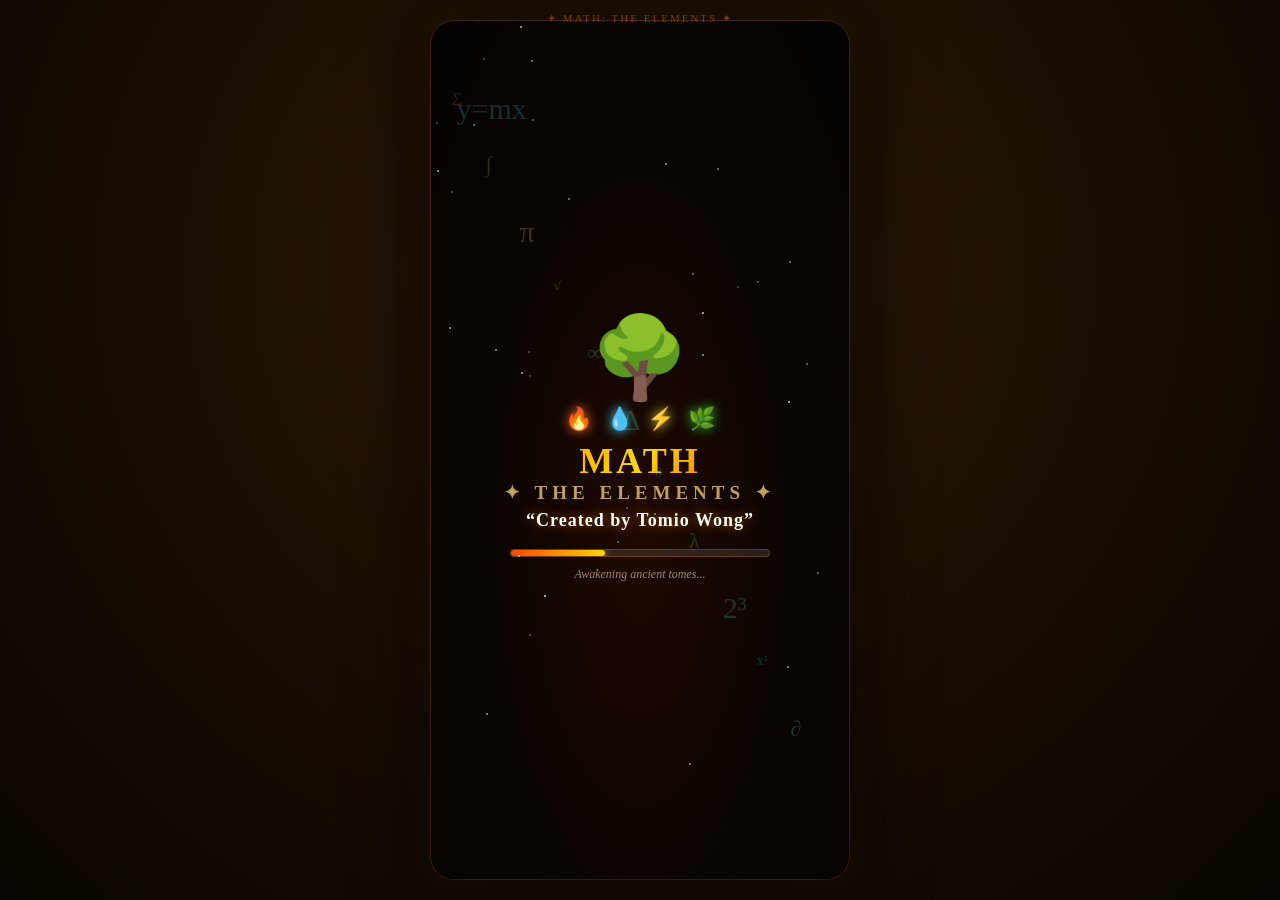
<file: MathTheElements_7.html>
<!DOCTYPE html>
<html lang="en">
<head>
<meta charset="UTF-8">
<meta name="viewport" content="width=device-width,initial-scale=1,maximum-scale=1,user-scalable=no">
<title>Math: The Elements</title>
<style>
*{box-sizing:border-box;margin:0;padding:0;-webkit-tap-highlight-color:transparent;user-select:none}
html,body{height:100%;width:100%;overflow:hidden;background:#050300}
body{font-family:'Palatino Linotype','Book Antiqua',Palatino,serif;color:#FFE4B5}
#app{position:fixed;inset:0;display:flex;align-items:center;justify-content:center;overflow:hidden}
/* Desktop centering */
.game-root{position:relative;width:100%;height:100%;overflow:hidden;max-width:480px;max-height:900px;box-shadow:0 0 60px rgba(0,0,0,.8)}
button{font-family:inherit;cursor:pointer;border:none;outline:none}
input{font-family:inherit;outline:none}
@keyframes floatUp{0%,100%{transform:translateY(0)}50%{transform:translateY(-8px)}}
@keyframes pulse{0%,100%{transform:scale(1)}50%{transform:scale(1.06)}}
@keyframes shake{0%,100%{transform:translateX(0)}20%,60%{transform:translateX(-7px)}40%,80%{transform:translateX(7px)}}
@keyframes fadeIn{from{opacity:0;transform:translateY(12px)}to{opacity:1;transform:translateY(0)}}
@keyframes slideUp{from{opacity:0;transform:translateY(30px)}to{opacity:1;transform:translateY(0)}}
@keyframes bounce{0%,100%{transform:translateY(0)}50%{transform:translateY(-5px)}}
@keyframes dmgFloat{0%{opacity:1;transform:translateY(0) scale(1.3)}100%{opacity:0;transform:translateY(-55px) scale(0.8)}}
@keyframes leafFall{0%{transform:translateY(-5px) rotate(0);opacity:.8}100%{transform:translateY(65px) rotate(200deg);opacity:0}}
@keyframes starTwinkle{0%,100%{opacity:.2}50%{opacity:.9}}
@keyframes titleGlow{0%,100%{filter:drop-shadow(0 0 10px #FF8C00)}50%{filter:drop-shadow(0 0 25px #FFD700)}}
@keyframes guardianFloat{0%,100%{transform:translateY(0)}50%{transform:translateY(-6px)}}
@keyframes monsterBob{0%,100%{transform:scaleX(-1) translateY(0)}50%{transform:scaleX(-1) translateY(-5px)}}
@keyframes fistPunch{0%,100%{transform:scaleX(-1) translateX(0)}50%{transform:scaleX(-1) translateX(-12px)}}
@keyframes swingSt{0%,100%{transform:rotate(-15deg) translateY(0)}50%{transform:rotate(15deg) translateY(-4px)}}
.hbar-track{background:rgba(0,0,0,.6);border-radius:6px;height:12px;border:1px solid rgba(255,255,255,.15);overflow:hidden;position:relative}
.hbar-fill{height:100%;border-radius:6px;transition:width .4s ease}
.hbar-txt{position:absolute;right:5px;top:0;font-size:9px;line-height:12px;color:rgba(255,255,255,.8);font-family:monospace}
::-webkit-scrollbar{width:3px}::-webkit-scrollbar-thumb{background:rgba(255,200,100,.3)}
</style>
</head>
<body>
<div id="app"><div class="game-root" id="gr"></div></div>
<script>
const ALL_QUESTIONS={"3": {"1": [{"q": "5 + 8 = ?", "a": "13", "ch": ["11", "12", "13", "14"]}, {"q": "9 - 4 = ?", "a": "5", "ch": ["3", "4", "5", "6"]}, {"q": "3 \u00d7 4 = ?", "a": "12", "ch": ["9", "10", "11", "12"]}, {"q": "What is half of 10?", "a": "5", "ch": ["4", "5", "6", "7"]}, {"q": "12 \u00f7 3 = ?", "a": "4", "ch": ["3", "4", "5", "6"]}, {"q": "7 + 6 = ?", "a": "13", "ch": ["11", "12", "13", "14"]}, {"q": "15 - 7 = ?", "a": "8", "ch": ["6", "7", "8", "9"]}, {"q": "2 \u00d7 9 = ?", "a": "18", "ch": ["16", "17", "18", "19"]}, {"q": "20 \u00f7 4 = ?", "a": "5", "ch": ["4", "5", "6", "7"]}, {"q": "8 + 9 = ?", "a": "17", "ch": ["15", "16", "17", "18"]}, {"q": "14 - 6 = ?", "a": "8", "ch": ["6", "7", "8", "9"]}, {"q": "5 \u00d7 5 = ?", "a": "25", "ch": ["20", "22", "25", "30"]}, {"q": "18 \u00f7 2 = ?", "a": "9", "ch": ["7", "8", "9", "10"]}, {"q": "6 + 7 = ?", "a": "13", "ch": ["11", "12", "13", "14"]}, {"q": "17 - 9 = ?", "a": "8", "ch": ["6", "7", "8", "9"]}, {"q": "4 \u00d7 6 = ?", "a": "24", "ch": ["20", "22", "24", "26"]}, {"q": "15 \u00f7 3 = ?", "a": "5", "ch": ["3", "4", "5", "6"]}, {"q": "9 + 7 = ?", "a": "16", "ch": ["14", "15", "16", "17"]}, {"q": "13 - 5 = ?", "a": "8", "ch": ["6", "7", "8", "9"]}, {"q": "3 \u00d7 7 = ?", "a": "21", "ch": ["18", "20", "21", "24"]}, {"q": "24 \u00f7 6 = ?", "a": "4", "ch": ["3", "4", "5", "6"]}, {"q": "8 + 5 = ?", "a": "13", "ch": ["11", "12", "13", "14"]}, {"q": "16 - 8 = ?", "a": "8", "ch": ["6", "7", "8", "9"]}, {"q": "2 \u00d7 7 = ?", "a": "14", "ch": ["12", "13", "14", "16"]}, {"q": "21 \u00f7 7 = ?", "a": "3", "ch": ["2", "3", "4", "5"]}, {"q": "What is double 6?", "a": "12", "ch": ["10", "11", "12", "13"]}, {"q": "10 + 8 = ?", "a": "18", "ch": ["16", "17", "18", "19"]}, {"q": "20 - 11 = ?", "a": "9", "ch": ["7", "8", "9", "10"]}, {"q": "5 \u00d7 4 = ?", "a": "20", "ch": ["16", "18", "20", "22"]}, {"q": "16 \u00f7 4 = ?", "a": "4", "ch": ["2", "3", "4", "5"]}], "2": [{"q": "32 + 15 = ?", "a": "47", "ch": ["44", "46", "47", "48"]}, {"q": "50 - 23 = ?", "a": "27", "ch": ["25", "26", "27", "28"]}, {"q": "6 \u00d7 8 = ?", "a": "48", "ch": ["42", "46", "48", "54"]}, {"q": "36 \u00f7 4 = ?", "a": "9", "ch": ["7", "8", "9", "10"]}, {"q": "What is 100 - 37?", "a": "63", "ch": ["61", "62", "63", "64"]}, {"q": "45 + 28 = ?", "a": "73", "ch": ["71", "72", "73", "74"]}, {"q": "7 \u00d7 7 = ?", "a": "49", "ch": ["42", "47", "49", "56"]}, {"q": "56 \u00f7 8 = ?", "a": "7", "ch": ["5", "6", "7", "8"]}, {"q": "63 - 27 = ?", "a": "36", "ch": ["34", "35", "36", "37"]}, {"q": "9 \u00d7 6 = ?", "a": "54", "ch": ["48", "52", "54", "56"]}, {"q": "72 \u00f7 9 = ?", "a": "8", "ch": ["6", "7", "8", "9"]}, {"q": "48 + 36 = ?", "a": "84", "ch": ["82", "83", "84", "86"]}, {"q": "8 \u00d7 8 = ?", "a": "64", "ch": ["56", "60", "64", "72"]}, {"q": "81 \u00f7 9 = ?", "a": "9", "ch": ["7", "8", "9", "10"]}, {"q": "75 - 38 = ?", "a": "37", "ch": ["35", "36", "37", "38"]}, {"q": "7 \u00d7 9 = ?", "a": "63", "ch": ["56", "61", "63", "67"]}, {"q": "64 \u00f7 8 = ?", "a": "8", "ch": ["6", "7", "8", "9"]}, {"q": "53 + 29 = ?", "a": "82", "ch": ["80", "81", "82", "83"]}, {"q": "90 - 45 = ?", "a": "45", "ch": ["43", "44", "45", "46"]}, {"q": "6 \u00d7 9 = ?", "a": "54", "ch": ["48", "52", "54", "56"]}, {"q": "42 \u00f7 6 = ?", "a": "7", "ch": ["5", "6", "7", "8"]}, {"q": "67 + 25 = ?", "a": "92", "ch": ["90", "91", "92", "93"]}, {"q": "100 - 64 = ?", "a": "36", "ch": ["34", "35", "36", "37"]}, {"q": "8 \u00d7 7 = ?", "a": "56", "ch": ["48", "52", "56", "63"]}, {"q": "45 \u00f7 5 = ?", "a": "9", "ch": ["7", "8", "9", "10"]}, {"q": "34 + 47 = ?", "a": "81", "ch": ["79", "80", "81", "82"]}, {"q": "83 - 46 = ?", "a": "37", "ch": ["35", "36", "37", "38"]}, {"q": "9 \u00d7 9 = ?", "a": "81", "ch": ["72", "80", "81", "90"]}, {"q": "48 \u00f7 6 = ?", "a": "8", "ch": ["6", "7", "8", "9"]}, {"q": "56 + 38 = ?", "a": "94", "ch": ["92", "93", "94", "95"]}], "3": [{"q": "What is 1/2 of 8?", "a": "4", "ch": ["2", "3", "4", "5"]}, {"q": "What shape has 4 equal sides?", "a": "Square", "ch": ["Rectangle", "Square", "Triangle", "Circle"]}, {"q": "How many cm in 1 m?", "a": "100", "ch": ["10", "100", "1000", "10000"]}, {"q": "1/4 of 12 = ?", "a": "3", "ch": ["2", "3", "4", "6"]}, {"q": "What shape has 3 sides?", "a": "Triangle", "ch": ["Square", "Circle", "Triangle", "Pentagon"]}, {"q": "Perimeter of square side=5?", "a": "20", "ch": ["10", "15", "20", "25"]}, {"q": "1/2 of 14 = ?", "a": "7", "ch": ["5", "6", "7", "8"]}, {"q": "How many sides does hexagon have?", "a": "6", "ch": ["5", "6", "7", "8"]}, {"q": "3/4 of 8 = ?", "a": "6", "ch": ["4", "5", "6", "7"]}, {"q": "Area of rectangle 3\u00d75 = ?", "a": "15", "ch": ["8", "10", "15", "20"]}, {"q": "1/3 of 9 = ?", "a": "3", "ch": ["2", "3", "4", "5"]}, {"q": "How many mm in 1 cm?", "a": "10", "ch": ["1", "10", "100", "1000"]}, {"q": "1/2 + 1/2 = ?", "a": "1", "ch": ["1/4", "1/2", "1", "2"]}, {"q": "Perimeter: rectangle 4\u00d76 = ?", "a": "20", "ch": ["10", "16", "20", "24"]}, {"q": "1/4 + 1/4 = ?", "a": "1/2", "ch": ["1/4", "1/2", "3/4", "1"]}, {"q": "How many sides does pentagon have?", "a": "5", "ch": ["4", "5", "6", "7"]}, {"q": "Area of square side=4 = ?", "a": "16", "ch": ["8", "12", "16", "20"]}, {"q": "1/3 + 1/3 = ?", "a": "2/3", "ch": ["1/3", "2/3", "3/3", "1"]}, {"q": "Which is largest: 1/2, 1/3, 1/4?", "a": "1/2", "ch": ["1/4", "1/3", "1/2", "all equal"]}, {"q": "Perimeter: triangle 3+4+5 = ?", "a": "12", "ch": ["10", "11", "12", "13"]}, {"q": "1/2 of 20 = ?", "a": "10", "ch": ["5", "8", "10", "12"]}, {"q": "How many days in a week?", "a": "7", "ch": ["5", "6", "7", "8"]}, {"q": "Area of rectangle 7\u00d72 = ?", "a": "14", "ch": ["9", "12", "14", "18"]}, {"q": "3/4 of 12 = ?", "a": "9", "ch": ["6", "8", "9", "10"]}, {"q": "How many months in a year?", "a": "12", "ch": ["10", "11", "12", "13"]}, {"q": "1/4 of 20 = ?", "a": "5", "ch": ["4", "5", "6", "7"]}, {"q": "What is a right angle in degrees?", "a": "90", "ch": ["45", "60", "90", "180"]}, {"q": "1/2 of 18 = ?", "a": "9", "ch": ["6", "8", "9", "10"]}, {"q": "Perimeter: square side=8 = ?", "a": "32", "ch": ["16", "24", "32", "64"]}, {"q": "2/4 simplified = ?", "a": "1/2", "ch": ["1/4", "1/2", "2/4", "3/4"]}], "4": [{"q": "$1.25 + $0.75 = ?", "a": "$2.00", "ch": ["$1.75", "$2.00", "$2.25", "$2.50"]}, {"q": "What time is 2 hours after 3:00?", "a": "5:00", "ch": ["4:00", "5:00", "6:00", "7:00"]}, {"q": "Round 47 to nearest 10:", "a": "50", "ch": ["40", "45", "50", "55"]}, {"q": "$5.00 - $2.35 = ?", "a": "$2.65", "ch": ["$2.55", "$2.65", "$2.75", "$3.65"]}, {"q": "What time is 30 min after 4:15?", "a": "4:45", "ch": ["4:30", "4:45", "5:00", "5:15"]}, {"q": "Round 83 to nearest 10:", "a": "80", "ch": ["70", "80", "85", "90"]}, {"q": "$3.50 + $1.75 = ?", "a": "$5.25", "ch": ["$4.75", "$5.00", "$5.25", "$5.50"]}, {"q": "What time is 1 hr before 6:00?", "a": "5:00", "ch": ["4:00", "5:00", "6:00", "7:00"]}, {"q": "Round 135 to nearest 100:", "a": "100", "ch": ["100", "130", "140", "200"]}, {"q": "$10.00 - $3.45 = ?", "a": "$6.55", "ch": ["$6.45", "$6.55", "$7.55", "$8.55"]}, {"q": "How many minutes in 2 hours?", "a": "120", "ch": ["60", "90", "120", "180"]}, {"q": "Round 256 to nearest 10:", "a": "260", "ch": ["250", "255", "260", "300"]}, {"q": "$0.50 + $0.75 = ?", "a": "$1.25", "ch": ["$0.75", "$1.00", "$1.25", "$1.50"]}, {"q": "What time is 45 min after 2:15?", "a": "3:00", "ch": ["2:45", "3:00", "3:15", "3:30"]}, {"q": "Round 475 to nearest 100:", "a": "500", "ch": ["400", "450", "500", "480"]}, {"q": "$7.25 - $3.50 = ?", "a": "$3.75", "ch": ["$3.25", "$3.50", "$3.75", "$4.25"]}, {"q": "How many seconds in 1 minute?", "a": "60", "ch": ["30", "45", "60", "90"]}, {"q": "Round 749 to nearest 100:", "a": "700", "ch": ["700", "740", "750", "800"]}, {"q": "$4.80 + $2.30 = ?", "a": "$7.10", "ch": ["$6.90", "$7.00", "$7.10", "$7.20"]}, {"q": "What time is 2 hrs after 11:30?", "a": "1:30", "ch": ["12:30", "1:00", "1:30", "2:00"]}, {"q": "Round 62 to nearest 10:", "a": "60", "ch": ["50", "60", "65", "70"]}, {"q": "$20.00 - $12.50 = ?", "a": "$7.50", "ch": ["$6.50", "$7.00", "$7.50", "$8.50"]}, {"q": "How many hours in a day?", "a": "24", "ch": ["12", "20", "24", "36"]}, {"q": "Round 388 to nearest 100:", "a": "400", "ch": ["300", "380", "390", "400"]}, {"q": "$6.99 + $3.01 = ?", "a": "$10.00", "ch": ["$9.00", "$10.00", "$10.90", "$11.00"]}, {"q": "What time is 15 min before 9:00?", "a": "8:45", "ch": ["8:30", "8:45", "9:15", "9:45"]}, {"q": "Round 950 to nearest 100:", "a": "1000", "ch": ["900", "950", "1000", "1100"]}, {"q": "$8.40 - $4.15 = ?", "a": "$4.25", "ch": ["$3.75", "$4.25", "$4.35", "$5.25"]}, {"q": "How many weeks in a year?", "a": "52", "ch": ["48", "50", "52", "54"]}, {"q": "Round 1,452 to nearest 1000:", "a": "1000", "ch": ["1000", "1400", "1500", "2000"]}], "5": [{"q": "What number is in the hundreds place in 3,472?", "a": "4", "ch": ["2", "3", "4", "7"]}, {"q": "Which is greater: 4/8 or 3/6?", "a": "Equal", "ch": ["4/8", "3/6", "Equal", "Cannot tell"]}, {"q": "345 \u00d7 2 = ?", "a": "690", "ch": ["680", "690", "700", "710"]}, {"q": "500 \u00f7 5 = ?", "a": "100", "ch": ["10", "50", "100", "500"]}, {"q": "What is the value of the 7 in 2,783?", "a": "700", "ch": ["7", "70", "700", "7000"]}, {"q": "Which is greater: 2/3 or 3/4?", "a": "3/4", "ch": ["2/3", "3/4", "Equal", "Cannot tell"]}, {"q": "234 \u00d7 3 = ?", "a": "702", "ch": ["692", "700", "702", "712"]}, {"q": "600 \u00f7 6 = ?", "a": "100", "ch": ["10", "60", "100", "1000"]}, {"q": "In 5,628: which digit is in thousands?", "a": "5", "ch": ["2", "5", "6", "8"]}, {"q": "Which is less: 1/4 or 1/3?", "a": "1/4", "ch": ["1/4", "1/3", "Equal", "Cannot tell"]}, {"q": "125 \u00d7 4 = ?", "a": "500", "ch": ["400", "480", "500", "520"]}, {"q": "800 \u00f7 4 = ?", "a": "200", "ch": ["20", "200", "400", "800"]}, {"q": "What is 3,000 + 400 + 50 + 2?", "a": "3,452", "ch": ["3,425", "3,452", "3,542", "4,352"]}, {"q": "Which is greater: 5/6 or 4/5?", "a": "5/6", "ch": ["5/6", "4/5", "Equal", "Cannot tell"]}, {"q": "213 \u00d7 3 = ?", "a": "639", "ch": ["619", "629", "639", "649"]}, {"q": "900 \u00f7 3 = ?", "a": "300", "ch": ["30", "300", "600", "900"]}, {"q": "Round 6,473 to nearest 1000:", "a": "6000", "ch": ["6000", "6400", "6500", "7000"]}, {"q": "Which fraction equals 0.5?", "a": "1/2", "ch": ["1/3", "1/2", "2/3", "5/10"]}, {"q": "412 \u00d7 2 = ?", "a": "824", "ch": ["814", "820", "824", "834"]}, {"q": "400 \u00f7 8 = ?", "a": "50", "ch": ["40", "50", "80", "400"]}, {"q": "What is 2,000 + 600 + 7?", "a": "2,607", "ch": ["2,067", "2,607", "2,670", "2,706"]}, {"q": "Which is greater: 3/8 or 2/5?", "a": "2/5", "ch": ["3/8", "2/5", "Equal", "Cannot tell"]}, {"q": "321 \u00d7 3 = ?", "a": "963", "ch": ["943", "953", "963", "973"]}, {"q": "700 \u00f7 7 = ?", "a": "100", "ch": ["10", "70", "100", "700"]}, {"q": "Write 4 thousands 3 hundreds 2 tens 1 one:", "a": "4,321", "ch": ["4,123", "4,312", "4,321", "4,231"]}, {"q": "Which is less: 7/8 or 5/6?", "a": "5/6", "ch": ["7/8", "5/6", "Equal", "Cannot tell"]}, {"q": "143 \u00d7 6 = ?", "a": "858", "ch": ["838", "848", "858", "868"]}, {"q": "360 \u00f7 4 = ?", "a": "90", "ch": ["40", "80", "90", "100"]}, {"q": "In 8,305: what is the tens digit?", "a": "0", "ch": ["0", "3", "5", "8"]}, {"q": "Which fraction equals 0.25?", "a": "1/4", "ch": ["1/4", "1/3", "1/2", "2/5"]}]}, "4": {"1": [{"q": "134 + 258 = ?", "a": "392", "ch": ["382", "392", "402", "412"]}, {"q": "500 - 237 = ?", "a": "263", "ch": ["253", "263", "273", "283"]}, {"q": "7 \u00d7 8 = ?", "a": "56", "ch": ["48", "54", "56", "64"]}, {"q": "63 \u00f7 9 = ?", "a": "7", "ch": ["6", "7", "8", "9"]}, {"q": "What is 1/4 of 100?", "a": "25", "ch": ["10", "20", "25", "50"]}, {"q": "423 + 378 = ?", "a": "801", "ch": ["791", "801", "811", "821"]}, {"q": "706 - 349 = ?", "a": "357", "ch": ["347", "357", "367", "377"]}, {"q": "9 \u00d7 8 = ?", "a": "72", "ch": ["63", "70", "72", "81"]}, {"q": "56 \u00f7 7 = ?", "a": "8", "ch": ["6", "7", "8", "9"]}, {"q": "What is 3/4 of 100?", "a": "75", "ch": ["25", "50", "75", "100"]}, {"q": "567 + 234 = ?", "a": "801", "ch": ["791", "801", "811", "821"]}, {"q": "800 - 456 = ?", "a": "344", "ch": ["334", "344", "354", "364"]}, {"q": "6 \u00d7 9 = ?", "a": "54", "ch": ["45", "48", "54", "63"]}, {"q": "42 \u00f7 6 = ?", "a": "7", "ch": ["6", "7", "8", "9"]}, {"q": "50% of 80 = ?", "a": "40", "ch": ["20", "30", "40", "50"]}, {"q": "345 + 567 = ?", "a": "912", "ch": ["892", "902", "912", "922"]}, {"q": "900 - 378 = ?", "a": "522", "ch": ["512", "522", "532", "542"]}, {"q": "7 \u00d7 6 = ?", "a": "42", "ch": ["36", "40", "42", "48"]}, {"q": "72 \u00f7 8 = ?", "a": "9", "ch": ["7", "8", "9", "10"]}, {"q": "25% of 80 = ?", "a": "20", "ch": ["10", "15", "20", "25"]}, {"q": "678 + 123 = ?", "a": "801", "ch": ["791", "801", "811", "821"]}, {"q": "1000 - 542 = ?", "a": "458", "ch": ["448", "458", "468", "478"]}, {"q": "8 \u00d7 7 = ?", "a": "56", "ch": ["42", "49", "56", "63"]}, {"q": "54 \u00f7 6 = ?", "a": "9", "ch": ["7", "8", "9", "10"]}, {"q": "10% of 70 = ?", "a": "7", "ch": ["5", "7", "10", "70"]}, {"q": "487 + 316 = ?", "a": "803", "ch": ["793", "803", "813", "823"]}, {"q": "750 - 325 = ?", "a": "425", "ch": ["415", "425", "435", "445"]}, {"q": "9 \u00d7 7 = ?", "a": "63", "ch": ["54", "56", "63", "72"]}, {"q": "81 \u00f7 9 = ?", "a": "9", "ch": ["7", "8", "9", "10"]}, {"q": "20% of 50 = ?", "a": "10", "ch": ["5", "10", "15", "20"]}], "2": [{"q": "Area: rectangle 8\u00d76 = ?", "a": "48", "ch": ["28", "42", "48", "56"]}, {"q": "Perimeter: rectangle 8\u00d76 = ?", "a": "28", "ch": ["14", "24", "28", "48"]}, {"q": "What is 2/3 of 12?", "a": "8", "ch": ["4", "6", "8", "10"]}, {"q": "Area: square side=7 = ?", "a": "49", "ch": ["14", "28", "42", "49"]}, {"q": "Perimeter: square side=9 = ?", "a": "36", "ch": ["18", "27", "36", "81"]}, {"q": "1/5 of 25 = ?", "a": "5", "ch": ["3", "4", "5", "6"]}, {"q": "Area: rectangle 9\u00d74 = ?", "a": "36", "ch": ["26", "32", "36", "42"]}, {"q": "Perimeter: triangle 6+8+10 = ?", "a": "24", "ch": ["18", "22", "24", "28"]}, {"q": "What is 3/5 of 20?", "a": "12", "ch": ["8", "10", "12", "15"]}, {"q": "Area: square side=6 = ?", "a": "36", "ch": ["12", "24", "30", "36"]}, {"q": "Perimeter: rectangle 12\u00d75 = ?", "a": "34", "ch": ["17", "30", "34", "60"]}, {"q": "2/5 of 30 = ?", "a": "12", "ch": ["6", "10", "12", "15"]}, {"q": "Area: rectangle 11\u00d73 = ?", "a": "33", "ch": ["28", "30", "33", "36"]}, {"q": "Perimeter: square side=10 = ?", "a": "40", "ch": ["20", "30", "40", "100"]}, {"q": "4/5 of 25 = ?", "a": "20", "ch": ["10", "15", "20", "25"]}, {"q": "Area: rectangle 7\u00d77 = ?", "a": "49", "ch": ["28", "42", "49", "56"]}, {"q": "Perimeter: rectangle 15\u00d74 = ?", "a": "38", "ch": ["19", "30", "38", "60"]}, {"q": "1/6 of 24 = ?", "a": "4", "ch": ["3", "4", "5", "6"]}, {"q": "Area: square side=8 = ?", "a": "64", "ch": ["16", "32", "48", "64"]}, {"q": "Perimeter: triangle 7+9+5 = ?", "a": "21", "ch": ["17", "19", "21", "23"]}, {"q": "3/4 of 16 = ?", "a": "12", "ch": ["4", "8", "12", "16"]}, {"q": "Area: rectangle 10\u00d76 = ?", "a": "60", "ch": ["30", "40", "60", "80"]}, {"q": "Perimeter: square side=11 = ?", "a": "44", "ch": ["22", "33", "44", "121"]}, {"q": "5/6 of 12 = ?", "a": "10", "ch": ["6", "8", "10", "12"]}, {"q": "Area: rectangle 5\u00d79 = ?", "a": "45", "ch": ["28", "36", "45", "54"]}, {"q": "Perimeter: triangle 4+5+6 = ?", "a": "15", "ch": ["11", "13", "15", "20"]}, {"q": "2/3 of 18 = ?", "a": "12", "ch": ["6", "9", "12", "15"]}, {"q": "Area: square side=5 = ?", "a": "25", "ch": ["10", "20", "25", "30"]}, {"q": "Perimeter: rectangle 7\u00d73 = ?", "a": "20", "ch": ["10", "14", "20", "21"]}, {"q": "3/8 of 24 = ?", "a": "9", "ch": ["6", "8", "9", "12"]}], "3": [{"q": "What is 1,000 + 1,000?", "a": "2,000", "ch": ["200", "2,000", "20,000", "200,000"]}, {"q": "Round 4,567 to nearest 1,000:", "a": "5,000", "ch": ["4,000", "4,500", "5,000", "6,000"]}, {"q": "1,234 + 2,345 = ?", "a": "3,579", "ch": ["3,479", "3,569", "3,579", "3,689"]}, {"q": "5,000 - 2,345 = ?", "a": "2,655", "ch": ["2,545", "2,645", "2,655", "2,765"]}, {"q": "What is 10 \u00d7 100?", "a": "1,000", "ch": ["100", "1,000", "10,000", "100,000"]}, {"q": "Round 7,834 to nearest 100:", "a": "7,800", "ch": ["7,800", "7,830", "7,840", "7,900"]}, {"q": "2,468 + 1,357 = ?", "a": "3,825", "ch": ["3,715", "3,815", "3,825", "3,925"]}, {"q": "8,000 - 3,456 = ?", "a": "4,544", "ch": ["4,434", "4,534", "4,544", "4,654"]}, {"q": "What is 100 \u00d7 100?", "a": "10,000", "ch": ["1,000", "10,000", "100,000", "1,000,000"]}, {"q": "Round 3,450 to nearest 1,000:", "a": "3,000", "ch": ["3,000", "3,400", "3,500", "4,000"]}, {"q": "3,789 + 2,456 = ?", "a": "6,245", "ch": ["6,145", "6,235", "6,245", "6,355"]}, {"q": "9,000 - 4,567 = ?", "a": "4,433", "ch": ["4,333", "4,423", "4,433", "4,543"]}, {"q": "What is 50 \u00d7 20?", "a": "1,000", "ch": ["100", "500", "1,000", "10,000"]}, {"q": "Round 6,555 to nearest 1,000:", "a": "7,000", "ch": ["6,000", "6,500", "7,000", "8,000"]}, {"q": "4,321 + 3,456 = ?", "a": "7,777", "ch": ["7,667", "7,767", "7,777", "7,887"]}, {"q": "10,000 - 3,456 = ?", "a": "6,544", "ch": ["6,444", "6,534", "6,544", "6,644"]}, {"q": "What is 25 \u00d7 40?", "a": "1,000", "ch": ["100", "500", "1,000", "5,000"]}, {"q": "Round 9,349 to nearest 1,000:", "a": "9,000", "ch": ["9,000", "9,300", "9,400", "10,000"]}, {"q": "5,678 + 2,345 = ?", "a": "8,023", "ch": ["7,913", "8,013", "8,023", "8,133"]}, {"q": "7,000 - 2,768 = ?", "a": "4,232", "ch": ["4,132", "4,222", "4,232", "4,342"]}, {"q": "What is 200 \u00d7 50?", "a": "10,000", "ch": ["1,000", "5,000", "10,000", "100,000"]}, {"q": "In 4,582: which digit is ten-thousands?", "a": "0", "ch": ["0", "4", "5", "8"]}, {"q": "6,789 + 1,234 = ?", "a": "8,023", "ch": ["7,913", "8,013", "8,023", "8,133"]}, {"q": "6,000 - 4,321 = ?", "a": "1,679", "ch": ["1,569", "1,659", "1,679", "1,769"]}, {"q": "What is 400 \u00d7 25?", "a": "10,000", "ch": ["1,000", "4,000", "10,000", "40,000"]}, {"q": "Round 14,500 to nearest 10,000:", "a": "10,000", "ch": ["10,000", "14,000", "15,000", "20,000"]}, {"q": "7,654 + 2,347 = ?", "a": "10,001", "ch": ["9,891", "9,991", "10,001", "10,101"]}, {"q": "8,500 - 3,750 = ?", "a": "4,750", "ch": ["4,650", "4,750", "4,850", "5,750"]}, {"q": "What is 500 \u00d7 20?", "a": "10,000", "ch": ["1,000", "5,000", "10,000", "100,000"]}, {"q": "Write: 3 ten-thousands, 2 thousands, 4 hundreds:", "a": "32,400", "ch": ["3,240", "32,400", "324,000", "3,240,000"]}], "4": [{"q": "Is 4 a factor of 20? Yes/No", "a": "Yes", "ch": ["Yes", "No", "Sometimes", "Depends"]}, {"q": "List factors of 12: how many total?", "a": "6", "ch": ["4", "5", "6", "7"]}, {"q": "What is the GCF of 8 and 12?", "a": "4", "ch": ["2", "3", "4", "6"]}, {"q": "Is 36 a multiple of 9? Yes/No", "a": "Yes", "ch": ["Yes", "No", "Sometimes", "Depends"]}, {"q": "Is 7 prime or composite?", "a": "Prime", "ch": ["Prime", "Composite", "Neither", "Both"]}, {"q": "What is the GCF of 6 and 9?", "a": "3", "ch": ["1", "2", "3", "6"]}, {"q": "Is 15 prime or composite?", "a": "Composite", "ch": ["Prime", "Composite", "Neither", "Both"]}, {"q": "Factors of 8: which is NOT a factor?", "a": "3", "ch": ["1", "2", "3", "4"]}, {"q": "What is the LCM of 4 and 6?", "a": "12", "ch": ["2", "8", "12", "24"]}, {"q": "Is 11 prime or composite?", "a": "Prime", "ch": ["Prime", "Composite", "Both", "Neither"]}, {"q": "What is the GCF of 10 and 15?", "a": "5", "ch": ["2", "3", "5", "10"]}, {"q": "Is 49 a perfect square? Yes/No", "a": "Yes", "ch": ["Yes", "No", "Sometimes", "Only if even"]}, {"q": "What is the LCM of 3 and 5?", "a": "15", "ch": ["3", "5", "15", "30"]}, {"q": "Is 2 prime or composite?", "a": "Prime", "ch": ["Prime", "Composite", "Neither", "Both"]}, {"q": "What is the GCF of 16 and 24?", "a": "8", "ch": ["2", "4", "8", "16"]}, {"q": "How many factors does 1 have?", "a": "1", "ch": ["0", "1", "2", "3"]}, {"q": "What is the LCM of 4 and 5?", "a": "20", "ch": ["1", "9", "20", "40"]}, {"q": "Is 9 prime or composite?", "a": "Composite", "ch": ["Prime", "Composite", "Neither", "Both"]}, {"q": "What is the GCF of 12 and 18?", "a": "6", "ch": ["2", "3", "6", "12"]}, {"q": "Is 25 a perfect square? Yes/No", "a": "Yes", "ch": ["Yes", "No", "Only sometimes", "Never"]}, {"q": "What is the LCM of 6 and 8?", "a": "24", "ch": ["2", "14", "24", "48"]}, {"q": "How many prime numbers < 10?", "a": "4", "ch": ["3", "4", "5", "6"]}, {"q": "What is the GCF of 20 and 30?", "a": "10", "ch": ["2", "5", "10", "20"]}, {"q": "Is 4 prime or composite?", "a": "Composite", "ch": ["Prime", "Composite", "Neither", "Both"]}, {"q": "What is the LCM of 2 and 7?", "a": "14", "ch": ["2", "7", "9", "14"]}, {"q": "Is 64 a perfect square? Yes/No", "a": "Yes", "ch": ["Yes", "No", "Sometimes", "Never"]}, {"q": "What is the GCF of 15 and 25?", "a": "5", "ch": ["1", "3", "5", "15"]}, {"q": "Is 1 prime or composite?", "a": "Neither", "ch": ["Prime", "Composite", "Neither", "Both"]}, {"q": "What is the LCM of 5 and 6?", "a": "30", "ch": ["1", "11", "30", "60"]}, {"q": "What is the GCF of 14 and 21?", "a": "7", "ch": ["1", "3", "7", "14"]}], "5": [{"q": "0.3 + 0.5 = ?", "a": "0.8", "ch": ["0.08", "0.35", "0.8", "0.85"]}, {"q": "0.7 - 0.2 = ?", "a": "0.5", "ch": ["0.5", "0.9", "1.9", "5.0"]}, {"q": "0.4 \u00d7 2 = ?", "a": "0.8", "ch": ["0.08", "0.48", "0.8", "8.0"]}, {"q": "1.2 + 0.8 = ?", "a": "2.0", "ch": ["1.8", "2.0", "2.8", "12.8"]}, {"q": "Compare: 0.3 or 0.30?", "a": "Equal", "ch": ["0.3", "0.30", "Equal", "Cannot tell"]}, {"q": "0.6 \u00d7 3 = ?", "a": "1.8", "ch": ["0.18", "1.8", "18", "180"]}, {"q": "2.5 - 1.3 = ?", "a": "1.2", "ch": ["1.0", "1.2", "1.4", "3.8"]}, {"q": "Which is greater: 0.6 or 0.59?", "a": "0.6", "ch": ["0.59", "0.6", "Equal", "Cannot tell"]}, {"q": "0.9 + 0.4 = ?", "a": "1.3", "ch": ["0.13", "1.3", "1.5", "13.0"]}, {"q": "3.7 - 2.4 = ?", "a": "1.3", "ch": ["1.1", "1.2", "1.3", "1.4"]}, {"q": "0.5 \u00d7 4 = ?", "a": "2.0", "ch": ["0.20", "2.0", "20", "200"]}, {"q": "1.8 + 0.7 = ?", "a": "2.5", "ch": ["1.5", "2.5", "2.75", "25.0"]}, {"q": "Which is less: 0.45 or 0.5?", "a": "0.45", "ch": ["0.45", "0.5", "Equal", "Cannot tell"]}, {"q": "0.8 \u00d7 5 = ?", "a": "4.0", "ch": ["0.40", "4.0", "40", "400"]}, {"q": "4.6 - 2.3 = ?", "a": "2.3", "ch": ["2.1", "2.3", "2.9", "6.9"]}, {"q": "0.25 + 0.25 = ?", "a": "0.5", "ch": ["0.025", "0.05", "0.5", "5.0"]}, {"q": "Which is greater: 1.05 or 1.5?", "a": "1.5", "ch": ["1.05", "1.5", "Equal", "Cannot tell"]}, {"q": "0.3 \u00d7 6 = ?", "a": "1.8", "ch": ["0.18", "1.8", "18", "180"]}, {"q": "5.8 - 3.4 = ?", "a": "2.4", "ch": ["2.2", "2.4", "2.6", "9.2"]}, {"q": "0.75 + 0.25 = ?", "a": "1.0", "ch": ["0.1", "0.5", "1.0", "10.0"]}, {"q": "Which is less: 0.8 or 0.79?", "a": "0.79", "ch": ["0.79", "0.8", "Equal", "Cannot tell"]}, {"q": "0.7 \u00d7 7 = ?", "a": "4.9", "ch": ["0.49", "4.9", "49", "490"]}, {"q": "3.4 + 2.8 = ?", "a": "6.2", "ch": ["5.2", "6.0", "6.2", "6.4"]}, {"q": "9.0 - 4.5 = ?", "a": "4.5", "ch": ["4.0", "4.5", "5.0", "5.5"]}, {"q": "Which is greater: 0.04 or 0.1?", "a": "0.1", "ch": ["0.04", "0.1", "Equal", "Cannot tell"]}, {"q": "0.9 \u00d7 9 = ?", "a": "8.1", "ch": ["0.81", "8.1", "81", "810"]}, {"q": "7.3 - 5.8 = ?", "a": "1.5", "ch": ["1.3", "1.4", "1.5", "2.5"]}, {"q": "0.6 + 0.6 + 0.6 = ?", "a": "1.8", "ch": ["0.18", "1.8", "18", "1.6"]}, {"q": "Which is less: 0.3 or 0.03?", "a": "0.03", "ch": ["0.03", "0.3", "Equal", "Cannot tell"]}, {"q": "1.5 \u00d7 4 = ?", "a": "6.0", "ch": ["0.6", "6.0", "60", "600"]}]}, "5": {"1": [{"q": "What is 2/3 + 1/6?", "a": "5/6", "ch": ["1/2", "5/6", "7/9", "1"]}, {"q": "3/4 - 1/8 = ?", "a": "5/8", "ch": ["2/4", "5/8", "2/8", "7/8"]}, {"q": "1/2 \u00d7 4 = ?", "a": "2", "ch": ["1", "2", "4", "8"]}, {"q": "3/4 \u00f7 3 = ?", "a": "1/4", "ch": ["1/4", "3/12", "9/4", "4/3"]}, {"q": "5/6 - 1/3 = ?", "a": "1/2", "ch": ["1/3", "1/2", "2/3", "4/6"]}, {"q": "2/5 + 3/10 = ?", "a": "7/10", "ch": ["5/15", "7/10", "1/2", "5/10"]}, {"q": "2/3 \u00d7 3 = ?", "a": "2", "ch": ["1", "2", "3", "6"]}, {"q": "4/5 \u00f7 4 = ?", "a": "1/5", "ch": ["1/5", "4/20", "16/5", "5/4"]}, {"q": "7/8 - 3/8 = ?", "a": "1/2", "ch": ["4/8", "1/2", "3/8", "4/0"]}, {"q": "1/3 + 5/9 = ?", "a": "8/9", "ch": ["6/9", "7/9", "8/9", "1"]}, {"q": "3/5 \u00d7 5 = ?", "a": "3", "ch": ["1", "3", "5", "15"]}, {"q": "5/6 \u00f7 5 = ?", "a": "1/6", "ch": ["1/6", "5/30", "1/30", "25/6"]}, {"q": "1/4 + 5/8 = ?", "a": "7/8", "ch": ["6/8", "7/8", "6/12", "1"]}, {"q": "9/10 - 2/5 = ?", "a": "1/2", "ch": ["7/10", "1/2", "5/10", "7/5"]}, {"q": "3/4 \u00d7 4 = ?", "a": "3", "ch": ["1", "3", "4", "12"]}, {"q": "2/3 \u00f7 2 = ?", "a": "1/3", "ch": ["1/3", "2/6", "4/3", "1/6"]}, {"q": "5/12 + 1/4 = ?", "a": "2/3", "ch": ["6/16", "2/3", "6/12", "1/2"]}, {"q": "4/5 - 3/10 = ?", "a": "1/2", "ch": ["1/10", "1/2", "7/10", "1/5"]}, {"q": "5/8 \u00d7 8 = ?", "a": "5", "ch": ["1", "5", "8", "40"]}, {"q": "3/8 \u00f7 3 = ?", "a": "1/8", "ch": ["1/8", "3/24", "9/8", "1/3"]}, {"q": "2/7 + 3/14 = ?", "a": "1/2", "ch": ["5/21", "7/14", "1/2", "5/14"]}, {"q": "5/6 - 2/9 = ?", "a": "11/18", "ch": ["3/3", "11/18", "1/2", "7/15"]}, {"q": "7/8 \u00d7 8 = ?", "a": "7", "ch": ["1", "7", "8", "56"]}, {"q": "4/9 \u00f7 4 = ?", "a": "1/9", "ch": ["1/9", "4/36", "16/9", "9/4"]}, {"q": "3/10 + 2/5 = ?", "a": "7/10", "ch": ["5/15", "7/10", "1/2", "5/50"]}, {"q": "11/12 - 1/4 = ?", "a": "2/3", "ch": ["10/8", "2/3", "10/12", "3/4"]}, {"q": "2/5 \u00d7 5 = ?", "a": "2", "ch": ["1", "2", "5", "10"]}, {"q": "5/7 \u00f7 5 = ?", "a": "1/7", "ch": ["1/7", "5/35", "1/35", "25/7"]}, {"q": "1/6 + 5/12 = ?", "a": "7/12", "ch": ["6/18", "7/12", "2/3", "1/2"]}, {"q": "7/9 - 1/3 = ?", "a": "4/9", "ch": ["6/6", "4/9", "6/9", "2/3"]}], "2": [{"q": "0.4 \u00d7 0.2 = ?", "a": "0.08", "ch": ["0.08", "0.8", "8", "0.6"]}, {"q": "1.5 \u00d7 1.5 = ?", "a": "2.25", "ch": ["1.5", "2.25", "3.0", "3.25"]}, {"q": "0.6 \u00f7 0.3 = ?", "a": "2", "ch": ["0.2", "0.9", "2", "20"]}, {"q": "3.6 \u00f7 0.9 = ?", "a": "4", "ch": ["3", "4", "0.4", "40"]}, {"q": "0.7 \u00d7 0.7 = ?", "a": "0.49", "ch": ["0.14", "0.49", "1.4", "4.9"]}, {"q": "2.4 \u00f7 0.6 = ?", "a": "4", "ch": ["0.4", "4", "40", "0.04"]}, {"q": "0.3 \u00d7 0.9 = ?", "a": "0.27", "ch": ["0.27", "0.12", "2.7", "0.039"]}, {"q": "5.6 \u00f7 0.8 = ?", "a": "7", "ch": ["0.7", "7", "70", "0.07"]}, {"q": "1.2 \u00d7 0.5 = ?", "a": "0.6", "ch": ["0.06", "0.6", "6", "60"]}, {"q": "4.5 \u00f7 0.5 = ?", "a": "9", "ch": ["0.9", "9", "90", "0.09"]}, {"q": "0.8 \u00d7 0.8 = ?", "a": "0.64", "ch": ["0.16", "0.64", "6.4", "16"]}, {"q": "7.2 \u00f7 0.9 = ?", "a": "8", "ch": ["0.8", "8", "80", "0.08"]}, {"q": "2.5 \u00d7 0.4 = ?", "a": "1.0", "ch": ["0.1", "0.10", "1.0", "10"]}, {"q": "3.6 \u00f7 0.4 = ?", "a": "9", "ch": ["0.9", "9", "90", "0.09"]}, {"q": "0.9 \u00d7 0.6 = ?", "a": "0.54", "ch": ["0.15", "0.54", "5.4", "15"]}, {"q": "8.1 \u00f7 0.9 = ?", "a": "9", "ch": ["0.9", "9", "90", "81"]}, {"q": "1.4 \u00d7 0.5 = ?", "a": "0.7", "ch": ["0.07", "0.7", "7", "70"]}, {"q": "6.4 \u00f7 0.8 = ?", "a": "8", "ch": ["0.8", "8", "80", "0.08"]}, {"q": "0.5 \u00d7 0.5 = ?", "a": "0.25", "ch": ["0.25", "2.5", "0.1", "0.025"]}, {"q": "1.6 \u00f7 0.4 = ?", "a": "4", "ch": ["0.4", "4", "40", "0.04"]}, {"q": "2.3 \u00d7 0.3 = ?", "a": "0.69", "ch": ["0.069", "0.69", "6.9", "69"]}, {"q": "9.0 \u00f7 0.6 = ?", "a": "15", "ch": ["1.5", "15", "150", "0.15"]}, {"q": "0.4 \u00d7 0.4 = ?", "a": "0.16", "ch": ["0.08", "0.16", "1.6", "8"]}, {"q": "4.8 \u00f7 0.6 = ?", "a": "8", "ch": ["0.8", "8", "80", "0.08"]}, {"q": "1.8 \u00d7 0.5 = ?", "a": "0.9", "ch": ["0.09", "0.9", "9", "90"]}, {"q": "7.5 \u00f7 0.5 = ?", "a": "15", "ch": ["1.5", "15", "150", "0.15"]}, {"q": "0.6 \u00d7 0.6 = ?", "a": "0.36", "ch": ["0.12", "0.36", "3.6", "12"]}, {"q": "2.7 \u00f7 0.9 = ?", "a": "3", "ch": ["0.3", "3", "30", "0.03"]}, {"q": "3.5 \u00d7 0.2 = ?", "a": "0.7", "ch": ["0.07", "0.7", "7", "70"]}, {"q": "5.4 \u00f7 0.6 = ?", "a": "9", "ch": ["0.9", "9", "90", "0.09"]}], "3": [{"q": "What is 30% of 90?", "a": "27", "ch": ["9", "18", "27", "36"]}, {"q": "60% of 50 = ?", "a": "30", "ch": ["20", "25", "30", "35"]}, {"q": "Ratio 2:5 = ?:20", "a": "8", "ch": ["4", "8", "10", "12"]}, {"q": "15% of 40 = ?", "a": "6", "ch": ["4", "6", "8", "10"]}, {"q": "Ratio 3:4 = 9:?", "a": "12", "ch": ["3", "9", "12", "16"]}, {"q": "45% of 20 = ?", "a": "9", "ch": ["6", "9", "10", "12"]}, {"q": "Rate: 5 items for $2.50, cost per item?", "a": "$0.50", "ch": ["$0.25", "$0.50", "$0.75", "$1.00"]}, {"q": "80% of 35 = ?", "a": "28", "ch": ["20", "24", "28", "35"]}, {"q": "Ratio 1:3 = 4:?", "a": "12", "ch": ["3", "4", "12", "16"]}, {"q": "25% of 64 = ?", "a": "16", "ch": ["8", "12", "16", "32"]}, {"q": "Rate: 60 miles in 3 hours = ? mph", "a": "20", "ch": ["15", "20", "25", "30"]}, {"q": "70% of 60 = ?", "a": "42", "ch": ["30", "36", "42", "48"]}, {"q": "Ratio 5:2 = 25:?", "a": "10", "ch": ["5", "10", "15", "20"]}, {"q": "40% of 75 = ?", "a": "30", "ch": ["15", "25", "30", "45"]}, {"q": "Rate: 12 apples for $3, cost per apple?", "a": "$0.25", "ch": ["$0.10", "$0.25", "$0.30", "$0.50"]}, {"q": "55% of 20 = ?", "a": "11", "ch": ["8", "10", "11", "14"]}, {"q": "Ratio 4:7 = 8:?", "a": "14", "ch": ["4", "11", "14", "28"]}, {"q": "35% of 80 = ?", "a": "28", "ch": ["20", "28", "35", "40"]}, {"q": "Rate: 90 words in 3 min = ? wpm", "a": "30", "ch": ["20", "25", "30", "45"]}, {"q": "65% of 40 = ?", "a": "26", "ch": ["20", "26", "30", "35"]}, {"q": "Ratio 2:3 = 14:?", "a": "21", "ch": ["7", "14", "21", "28"]}, {"q": "20% of 85 = ?", "a": "17", "ch": ["12", "15", "17", "20"]}, {"q": "Rate: $24 for 8 books = ?/book", "a": "$3.00", "ch": ["$2.00", "$3.00", "$4.00", "$6.00"]}, {"q": "75% of 48 = ?", "a": "36", "ch": ["12", "24", "36", "40"]}, {"q": "Ratio 3:8 = 12:?", "a": "32", "ch": ["12", "24", "32", "40"]}, {"q": "10% of 230 = ?", "a": "23", "ch": ["2.3", "23", "230", "2300"]}, {"q": "Rate: 144 km in 4 hr = ? kph", "a": "36", "ch": ["24", "36", "48", "144"]}, {"q": "90% of 70 = ?", "a": "63", "ch": ["54", "63", "70", "77"]}, {"q": "Ratio 6:1 = 30:?", "a": "5", "ch": ["1", "5", "6", "30"]}, {"q": "5% of 200 = ?", "a": "10", "ch": ["5", "10", "20", "40"]}], "4": [{"q": "Volume of cube: side=3 cm", "a": "27", "ch": ["9", "18", "27", "81"]}, {"q": "SA of cube: side=2 cm", "a": "24", "ch": ["4", "12", "24", "48"]}, {"q": "Volume of rectangular prism 4\u00d73\u00d72", "a": "24", "ch": ["9", "18", "24", "48"]}, {"q": "What 3D shape has 6 faces?", "a": "Cube", "ch": ["Cube", "Sphere", "Cone", "Pyramid"]}, {"q": "Volume of cube: side=4 cm", "a": "64", "ch": ["16", "48", "64", "256"]}, {"q": "SA of rectangular prism 2\u00d73\u00d74", "a": "52", "ch": ["24", "48", "52", "96"]}, {"q": "Volume of rectangular prism 5\u00d72\u00d73", "a": "30", "ch": ["10", "25", "30", "60"]}, {"q": "How many vertices does a cube have?", "a": "8", "ch": ["4", "6", "8", "12"]}, {"q": "Volume of cube: side=5 cm", "a": "125", "ch": ["25", "75", "100", "125"]}, {"q": "How many edges does a cube have?", "a": "12", "ch": ["6", "8", "10", "12"]}, {"q": "Volume of rectangular prism 6\u00d74\u00d73", "a": "72", "ch": ["13", "48", "72", "144"]}, {"q": "What 3D shape has no edges?", "a": "Sphere", "ch": ["Cube", "Sphere", "Cone", "Cylinder"]}, {"q": "Volume of cube: side=6 cm", "a": "216", "ch": ["36", "108", "216", "256"]}, {"q": "SA of cube: side=4 cm", "a": "96", "ch": ["16", "64", "96", "192"]}, {"q": "Volume of rectangular prism 7\u00d72\u00d74", "a": "56", "ch": ["13", "42", "56", "112"]}, {"q": "How many faces does a triangular prism have?", "a": "5", "ch": ["3", "4", "5", "6"]}, {"q": "Volume of cube: side=2 cm", "a": "8", "ch": ["4", "6", "8", "12"]}, {"q": "SA of cube: side=3 cm", "a": "54", "ch": ["9", "27", "54", "81"]}, {"q": "Volume of rectangular prism 8\u00d73\u00d72", "a": "48", "ch": ["13", "24", "48", "96"]}, {"q": "How many faces does a cone have?", "a": "2", "ch": ["1", "2", "3", "4"]}, {"q": "Volume of cube: side=7 cm", "a": "343", "ch": ["49", "147", "343", "441"]}, {"q": "SA of cube: side=5 cm", "a": "150", "ch": ["25", "75", "125", "150"]}, {"q": "Volume of rectangular prism 9\u00d72\u00d71", "a": "18", "ch": ["9", "12", "18", "162"]}, {"q": "How many vertices does a square pyramid have?", "a": "5", "ch": ["4", "5", "6", "8"]}, {"q": "Volume of cube: side=1 cm", "a": "1", "ch": ["1", "3", "6", "8"]}, {"q": "SA of cube: side=6 cm", "a": "216", "ch": ["36", "108", "216", "256"]}, {"q": "Volume of rectangular prism 10\u00d72\u00d73", "a": "60", "ch": ["15", "30", "60", "150"]}, {"q": "How many edges does a triangular prism have?", "a": "9", "ch": ["6", "8", "9", "12"]}, {"q": "Volume of cube: side=10 cm", "a": "1000", "ch": ["100", "300", "1000", "10000"]}, {"q": "SA of cube: side=7 cm", "a": "294", "ch": ["49", "196", "294", "343"]}], "5": [{"q": "In a coordinate grid, which quadrant has (+,+)?", "a": "I", "ch": ["I", "II", "III", "IV"]}, {"q": "Plot (3, -2): which quadrant?", "a": "IV", "ch": ["I", "II", "III", "IV"]}, {"q": "What is the x-coordinate of (5, 3)?", "a": "5", "ch": ["3", "5", "8", "15"]}, {"q": "In which quadrant is (-2, -3)?", "a": "III", "ch": ["I", "II", "III", "IV"]}, {"q": "Translate point (2,3) right 4: new x?", "a": "6", "ch": ["2", "4", "6", "8"]}, {"q": "What is the y-coordinate of (4, -1)?", "a": "-1", "ch": ["-4", "1", "-1", "4"]}, {"q": "Which quadrant has (-, +)?", "a": "II", "ch": ["I", "II", "III", "IV"]}, {"q": "Reflect (3,2) over y-axis: new x?", "a": "-3", "ch": ["-3", "-2", "2", "3"]}, {"q": "What is the origin in coordinate grid?", "a": "(0,0)", "ch": ["(0,0)", "(1,1)", "(0,1)", "(1,0)"]}, {"q": "Plot (-4, 5): which quadrant?", "a": "II", "ch": ["I", "II", "III", "IV"]}, {"q": "Translate (1,1) up 3: new y?", "a": "4", "ch": ["1", "3", "4", "6"]}, {"q": "What is the x-axis?", "a": "Horizontal", "ch": ["Vertical", "Horizontal", "Diagonal", "Circular"]}, {"q": "Reflect (2,-4) over x-axis: new y?", "a": "4", "ch": ["-4", "-2", "2", "4"]}, {"q": "Plot (0, -3): on which axis?", "a": "y-axis", "ch": ["x-axis", "y-axis", "Origin", "Neither"]}, {"q": "Distance from (0,0) to (3,0) = ?", "a": "3", "ch": ["0", "1", "3", "9"]}, {"q": "Translate (-1,4) down 5: new y?", "a": "-1", "ch": ["-5", "-1", "4", "9"]}, {"q": "Which quadrant has (+, -)?", "a": "IV", "ch": ["I", "II", "III", "IV"]}, {"q": "Reflect (-3,-2) over origin: new coords?", "a": "(3,2)", "ch": ["(3,2)", "-3,2)", "(3,-2)", "(-3,-2)"]}, {"q": "Plot (4, 0): on which axis?", "a": "x-axis", "ch": ["x-axis", "y-axis", "Origin", "Neither"]}, {"q": "Translate (3,5) left 3: new x?", "a": "0", "ch": ["0", "3", "6", "8"]}, {"q": "Distance from (2,0) to (7,0) = ?", "a": "5", "ch": ["5", "9", "14", "35"]}, {"q": "In (-5, 7): negative sign means?", "a": "Left of y-axis", "ch": ["Left of y-axis", "Right of y-axis", "Below x-axis", "Above x-axis"]}, {"q": "Reflect (6, 3) over x-axis: new y?", "a": "-3", "ch": ["-6", "-3", "3", "6"]}, {"q": "Plot (0, 0): where is this?", "a": "Origin", "ch": ["x-axis", "y-axis", "Origin", "Quadrant I"]}, {"q": "Translate (-2,-1) right 5: new x?", "a": "3", "ch": ["-7", "-2", "3", "5"]}, {"q": "Distance from (0,0) to (0,4) = ?", "a": "4", "ch": ["0", "1", "4", "16"]}, {"q": "Which axis is vertical?", "a": "y-axis", "ch": ["x-axis", "y-axis", "z-axis", "None"]}, {"q": "Reflect (1,5) over y-axis: result?", "a": "(-1,5)", "ch": ["(-1,5)", "(1,-5)", "(-1,-5)", "(5,1)"]}, {"q": "Point at (-3, 0) is on:", "a": "x-axis", "ch": ["x-axis", "y-axis", "Origin", "Quadrant II"]}, {"q": "Translate (4,6) by (-2,-3): result?", "a": "(2,3)", "ch": ["(2,3)", "(6,9)", "(-2,-3)", "(2,9)"]}]}, "6": {"1": [{"q": "7 \u00d7 8 = ?", "a": "56", "ch": ["48", "54", "56", "58"]}, {"q": "3x = 21, x = ?", "a": "7", "ch": ["5", "6", "7", "9"]}, {"q": "25% of 80 = ?", "a": "20", "ch": ["15", "20", "25", "40"]}, {"q": "\u221a64 = ?", "a": "8", "ch": ["6", "7", "8", "9"]}, {"q": "12\u00b2 = ?", "a": "144", "ch": ["122", "132", "144", "154"]}, {"q": "3/4 + 1/4 = ?", "a": "1", "ch": ["0.5", "0.75", "1", "1.5"]}, {"q": "a=5: 3a+2=?", "a": "17", "ch": ["13", "15", "17", "20"]}, {"q": "15% of 60=?", "a": "9", "ch": ["6", "9", "12", "15"]}, {"q": "Simplify 18/24", "a": "3/4", "ch": ["1/2", "2/3", "3/4", "5/6"]}, {"q": "Area: square side 9=?", "a": "81", "ch": ["36", "72", "81", "90"]}, {"q": "9 \u00d7 7 = ?", "a": "63", "ch": ["54", "56", "63", "72"]}, {"q": "4x = 28, x = ?", "a": "7", "ch": ["5", "6", "7", "8"]}, {"q": "50% of 46=?", "a": "23", "ch": ["18", "20", "23", "26"]}, {"q": "\u221a81 = ?", "a": "9", "ch": ["7", "8", "9", "10"]}, {"q": "11\u00b2 = ?", "a": "121", "ch": ["111", "121", "131", "141"]}, {"q": "1/3+1/3=?", "a": "2/3", "ch": ["1/3", "2/3", "3/4", "1"]}, {"q": "b=4: 5b-3=?", "a": "17", "ch": ["15", "17", "19", "21"]}, {"q": "20% of 90=?", "a": "18", "ch": ["14", "16", "18", "20"]}, {"q": "Simplify 20/30", "a": "2/3", "ch": ["1/2", "2/3", "3/4", "4/5"]}, {"q": "Perimeter: square s=7=?", "a": "28", "ch": ["14", "21", "28", "49"]}, {"q": "6 \u00d7 9 = ?", "a": "54", "ch": ["45", "48", "54", "56"]}, {"q": "2x+4=12, x=?", "a": "4", "ch": ["2", "3", "4", "6"]}, {"q": "75% of 40=?", "a": "30", "ch": ["25", "28", "30", "35"]}, {"q": "\u221a100=?", "a": "10", "ch": ["8", "9", "10", "11"]}, {"q": "8\u00b2=?", "a": "64", "ch": ["48", "56", "64", "72"]}, {"q": "2/5+1/5=?", "a": "3/5", "ch": ["1/5", "2/5", "3/5", "4/5"]}, {"q": "c=3: 4c+5=?", "a": "17", "ch": ["12", "14", "17", "20"]}, {"q": "10% of 350=?", "a": "35", "ch": ["25", "30", "35", "40"]}, {"q": "Simplify 15/25", "a": "3/5", "ch": ["2/5", "3/5", "4/5", "3/4"]}, {"q": "Volume: cube side 3=?", "a": "27", "ch": ["9", "18", "27", "36"]}], "2": [{"q": "3x=18, x=?", "a": "6", "ch": ["4", "5", "6", "8"]}, {"q": "x+7=15, x=?", "a": "8", "ch": ["6", "7", "8", "9"]}, {"q": "2x+1=11, x=?", "a": "5", "ch": ["4", "5", "6", "7"]}, {"q": "Simplify 8/12", "a": "2/3", "ch": ["1/2", "2/3", "3/4", "4/5"]}, {"q": "3/5+1/5=?", "a": "4/5", "ch": ["2/5", "3/5", "4/5", "1"]}, {"q": "7/8-3/8=?", "a": "1/2", "ch": ["1/4", "1/2", "3/4", "4/8"]}, {"q": "30% of 50=?", "a": "15", "ch": ["10", "12", "15", "20"]}, {"q": "4x=32, x=?", "a": "8", "ch": ["6", "7", "8", "9"]}, {"q": "15% of 80=?", "a": "12", "ch": ["8", "10", "12", "16"]}, {"q": "0.5 to fraction=?", "a": "1/2", "ch": ["1/3", "1/2", "2/3", "3/4"]}, {"q": "5x-3=17, x=?", "a": "4", "ch": ["3", "4", "5", "6"]}, {"q": "Simplify 15/20", "a": "3/4", "ch": ["1/2", "2/3", "3/4", "4/5"]}, {"q": "1/4+2/4=?", "a": "3/4", "ch": ["1/2", "3/4", "1", "5/4"]}, {"q": "40% of 70=?", "a": "28", "ch": ["20", "24", "28", "35"]}, {"q": "0.25 to %=?", "a": "25%", "ch": ["20%", "25%", "30%", "35%"]}, {"q": "x-9=14, x=?", "a": "23", "ch": ["5", "14", "19", "23"]}, {"q": "Simplify 12/18", "a": "2/3", "ch": ["1/2", "2/3", "3/4", "2/4"]}, {"q": "5/6-1/6=?", "a": "2/3", "ch": ["1/3", "2/3", "4/6", "5/6"]}, {"q": "60% of 45=?", "a": "27", "ch": ["20", "25", "27", "30"]}, {"q": "3/4 to decimal=?", "a": "0.75", "ch": ["0.5", "0.6", "0.75", "0.8"]}, {"q": "2x+5=19, x=?", "a": "7", "ch": ["5", "6", "7", "8"]}, {"q": "Simplify 16/24", "a": "2/3", "ch": ["1/2", "2/3", "3/4", "1/3"]}, {"q": "2/3+1/6=?", "a": "5/6", "ch": ["3/9", "1/2", "5/6", "3/6"]}, {"q": "35% of 40=?", "a": "14", "ch": ["10", "12", "14", "16"]}, {"q": "0.8 to fraction=?", "a": "4/5", "ch": ["3/4", "4/5", "5/6", "1/8"]}, {"q": "3x-6=12, x=?", "a": "6", "ch": ["4", "5", "6", "7"]}, {"q": "Simplify 9/15", "a": "3/5", "ch": ["2/5", "3/5", "4/5", "1/3"]}, {"q": "3/8+1/4=?", "a": "5/8", "ch": ["4/8", "5/8", "6/8", "7/8"]}, {"q": "45% of 20=?", "a": "9", "ch": ["6", "8", "9", "10"]}, {"q": "1/5 to decimal=?", "a": "0.2", "ch": ["0.1", "0.2", "0.5", "0.15"]}], "3": [{"q": "\u221a64=?", "a": "8", "ch": ["6", "7", "8", "9"]}, {"q": "12\u00b2=?", "a": "144", "ch": ["124", "132", "144", "156"]}, {"q": "3/4+1/4=?", "a": "1", "ch": ["3/4", "1", "5/4", "2"]}, {"q": "a=5: 3a+2=?", "a": "17", "ch": ["13", "15", "17", "20"]}, {"q": "Area triangle b=8,h=6=?", "a": "24", "ch": ["14", "24", "48", "96"]}, {"q": "Perimeter 5+6+7=?", "a": "18", "ch": ["14", "16", "18", "20"]}, {"q": "15% of 60=?", "a": "9", "ch": ["6", "8", "9", "12"]}, {"q": "10\u00b2=?", "a": "100", "ch": ["20", "50", "100", "200"]}, {"q": "\u221a81=?", "a": "9", "ch": ["7", "8", "9", "10"]}, {"q": "b=3: 4b\u00b2=?", "a": "36", "ch": ["24", "30", "36", "48"]}, {"q": "2/5 to %=?", "a": "40%", "ch": ["25%", "35%", "40%", "45%"]}, {"q": "Area triangle b=10,h=4=?", "a": "20", "ch": ["14", "20", "40", "80"]}, {"q": "7\u00b2=?", "a": "49", "ch": ["21", "42", "49", "56"]}, {"q": "\u221a121=?", "a": "11", "ch": ["9", "10", "11", "12"]}, {"q": "c=4: 2c\u00b3=?", "a": "128", "ch": ["32", "64", "96", "128"]}, {"q": "35% of 80=?", "a": "28", "ch": ["20", "24", "28", "35"]}, {"q": "Volume cube side=3=?", "a": "27", "ch": ["9", "18", "27", "36"]}, {"q": "9\u00b2=?", "a": "81", "ch": ["27", "72", "81", "90"]}, {"q": "\u221a144=?", "a": "12", "ch": ["10", "11", "12", "13"]}, {"q": "d=6: d\u00b2-10=?", "a": "26", "ch": ["22", "24", "26", "28"]}, {"q": "Area parallelogram b=9,h=5=?", "a": "45", "ch": ["14", "28", "40", "45"]}, {"q": "6\u00b2=?", "a": "36", "ch": ["12", "24", "36", "48"]}, {"q": "\u221a169=?", "a": "13", "ch": ["11", "12", "13", "14"]}, {"q": "e=2: 5e\u2074=?", "a": "80", "ch": ["40", "60", "80", "100"]}, {"q": "C=\u03c0d, d=10, \u03c0\u22483.14=?", "a": "31.4", "ch": ["15.7", "31.4", "62.8", "100"]}, {"q": "8\u00b2=?", "a": "64", "ch": ["48", "56", "64", "72"]}, {"q": "\u221a196=?", "a": "14", "ch": ["12", "13", "14", "15"]}, {"q": "f=7: f\u00b2+f=?", "a": "56", "ch": ["49", "54", "56", "63"]}, {"q": "Volume cube side=4=?", "a": "64", "ch": ["16", "32", "48", "64"]}, {"q": "Area circle r=5, \u03c0\u22483.14=?", "a": "78.5", "ch": ["31.4", "62.8", "78.5", "157"]}], "4": [{"q": "Mean of 2,4,6,8,10=?", "a": "6", "ch": ["4", "5", "6", "7"]}, {"q": "Median of 3,7,2,9,5=?", "a": "5", "ch": ["3", "4", "5", "7"]}, {"q": "Mode of 2,4,4,6,4,8=?", "a": "4", "ch": ["2", "4", "6", "8"]}, {"q": "Range of 5,12,3,18,9=?", "a": "15", "ch": ["9", "13", "15", "18"]}, {"q": "Mean of 10,20,30,40=?", "a": "25", "ch": ["20", "25", "30", "35"]}, {"q": "Median of 1,3,5,7,9,11=?", "a": "6", "ch": ["4", "5", "6", "7"]}, {"q": "Mode of 5,3,5,7,3,5=?", "a": "5", "ch": ["3", "5", "7", "6"]}, {"q": "Range of 22,14,35,8,27=?", "a": "27", "ch": ["14", "22", "27", "35"]}, {"q": "Mean of 15,25,35=?", "a": "25", "ch": ["20", "25", "28", "30"]}, {"q": "P(1 of 4 outcomes)=?", "a": "1/4", "ch": ["1/2", "1/3", "1/4", "1/5"]}, {"q": "P(3 of 5 outcomes)=?", "a": "3/5", "ch": ["2/5", "3/5", "4/5", "1/5"]}, {"q": "Bag: 3R,2B. P(red)=?", "a": "3/5", "ch": ["2/5", "3/5", "1/2", "2/3"]}, {"q": "Median of 4,8,2,10,6=?", "a": "6", "ch": ["4", "5", "6", "8"]}, {"q": "Mean of 6,8,10,12,14=?", "a": "10", "ch": ["8", "9", "10", "11"]}, {"q": "Range of 100,45,72,18,63=?", "a": "82", "ch": ["55", "63", "82", "100"]}, {"q": "Mode of 7,3,7,9,3,7,1=?", "a": "7", "ch": ["1", "3", "7", "9"]}, {"q": "P(even) on die=?", "a": "1/2", "ch": ["1/6", "1/3", "1/2", "2/3"]}, {"q": "P(rolling 6) on die=?", "a": "1/6", "ch": ["1/2", "1/4", "1/6", "1/3"]}, {"q": "Mean of 9,3,6,12,15=?", "a": "9", "ch": ["6", "8", "9", "12"]}, {"q": "Median of 2,2,5,8,8=?", "a": "5", "ch": ["2", "4", "5", "8"]}, {"q": "Bag: 2R,3G,5B. P(blue)=?", "a": "1/2", "ch": ["1/5", "1/3", "1/2", "3/5"]}, {"q": "Mean of 0,2,4,6,8,10=?", "a": "5", "ch": ["3", "4", "5", "6"]}, {"q": "Range of 33,17,29,42,8=?", "a": "34", "ch": ["25", "29", "34", "42"]}, {"q": "Mode of 4,6,4,9,6,4,9=?", "a": "4", "ch": ["4", "6", "9", "none"]}, {"q": "P(head) on coin=?", "a": "1/2", "ch": ["1/4", "1/3", "1/2", "2/3"]}, {"q": "Median of 11,3,7,15,9=?", "a": "9", "ch": ["7", "8", "9", "11"]}, {"q": "Mean of 5,10,15,20,25,30=?", "a": "17.5", "ch": ["15", "16", "17.5", "18"]}, {"q": "P(vowel) in A,B,C,D,E=?", "a": "2/5", "ch": ["1/5", "2/5", "1/2", "3/5"]}, {"q": "Range of 56,72,34,91,47=?", "a": "57", "ch": ["34", "47", "57", "91"]}, {"q": "Mode of 1,1,2,2,3,3,3=?", "a": "3", "ch": ["1", "2", "3", "none"]}], "5": [{"q": "Ratio 3:12 simplified=?", "a": "1:4", "ch": ["1:2", "1:3", "1:4", "1:6"]}, {"q": "2:3=8:?, ?=?", "a": "12", "ch": ["9", "10", "12", "16"]}, {"q": "Scale 1:100, 5cm=? real m", "a": "5m", "ch": ["1m", "2m", "5m", "10m"]}, {"q": "Rate: 60mi in 2hr=? mph", "a": "30", "ch": ["20", "25", "30", "35"]}, {"q": "Proportion: 3/4=x/12, x=?", "a": "9", "ch": ["6", "8", "9", "10"]}, {"q": "Ratio 15:25 simplified=?", "a": "3:5", "ch": ["1:2", "2:3", "3:5", "5:3"]}, {"q": "5:8=10:?, ?=?", "a": "16", "ch": ["12", "14", "16", "20"]}, {"q": "Rate: $24 for 8 items=$/item", "a": "$3", "ch": ["$2", "$3", "$4", "$6"]}, {"q": "2/5=6/?, ?=?", "a": "15", "ch": ["10", "12", "15", "20"]}, {"q": "Scale 1:50, 4cm=? real m", "a": "2m", "ch": ["1m", "2m", "4m", "8m"]}, {"q": "Ratio 4:20 simplified=?", "a": "1:5", "ch": ["1:4", "1:5", "2:5", "4:5"]}, {"q": "Rate: 180 words in 3min=? wpm", "a": "60", "ch": ["40", "50", "60", "90"]}, {"q": "4/x=8/6, x=?", "a": "3", "ch": ["2", "3", "4", "6"]}, {"q": "3:7=9:?, ?=?", "a": "21", "ch": ["18", "19", "21", "27"]}, {"q": "Scale 2:1, model 6cm=? real cm", "a": "3cm", "ch": ["1cm", "2cm", "3cm", "6cm"]}, {"q": "Rate: 45km in 3hr=? kph", "a": "15", "ch": ["10", "12", "15", "20"]}, {"q": "3/4=9/?, ?=?", "a": "12", "ch": ["8", "10", "12", "16"]}, {"q": "Ratio 18:24 simplified=?", "a": "3:4", "ch": ["2:3", "3:4", "1:2", "3:5"]}, {"q": "Rate: $56 for 7hr=?/hr", "a": "$8", "ch": ["$6", "$7", "$8", "$9"]}, {"q": "4:5=20:?, ?=?", "a": "25", "ch": ["16", "20", "25", "30"]}, {"q": "Scale 1:200, 3cm=? real m", "a": "6m", "ch": ["3m", "5m", "6m", "10m"]}, {"q": "x/6=4/8, x=?", "a": "3", "ch": ["2", "3", "4", "6"]}, {"q": "Ratio 6:9:12 simplified=?", "a": "2:3:4", "ch": ["1:2:3", "2:3:4", "3:4:5", "6:9:12"]}, {"q": "Rate: 200 pages in 4 days=?/day", "a": "50", "ch": ["40", "45", "50", "60"]}, {"q": "5/8=15/?, ?=?", "a": "24", "ch": ["16", "20", "24", "30"]}, {"q": "2:9=6:?, ?=?", "a": "27", "ch": ["18", "24", "27", "30"]}, {"q": "Scale 1:500, 2cm=? real m", "a": "10m", "ch": ["5m", "8m", "10m", "15m"]}, {"q": "Rate: 90 beats in 1.5min=? bpm", "a": "60", "ch": ["45", "55", "60", "90"]}, {"q": "7/x=14/8, x=?", "a": "4", "ch": ["2", "4", "6", "7"]}, {"q": "Ratio 24:36 simplified=?", "a": "2:3", "ch": ["1:2", "2:3", "3:4", "4:6"]}]}, "7": {"1": [{"q": "2x+3=11, x=?", "a": "4", "ch": ["3", "4", "5", "7"]}, {"q": "15% of 200=?", "a": "30", "ch": ["20", "25", "30", "40"]}, {"q": "Expand 4(x+3)", "a": "4x+12", "ch": ["4x+3", "4x+7", "4x+12", "x+12"]}, {"q": "-3\u00d7-7=?", "a": "21", "ch": ["-21", "-10", "10", "21"]}, {"q": "2\u00b3=?", "a": "8", "ch": ["4", "6", "8", "16"]}, {"q": "Area: l=8,w=5=?", "a": "40", "ch": ["26", "30", "40", "45"]}, {"q": "x/4=7, x=?", "a": "28", "ch": ["11", "21", "28", "35"]}, {"q": "Mean of 4,8,6,10,2=?", "a": "6", "ch": ["5", "6", "7", "8"]}, {"q": "5x-10=15, x=?", "a": "5", "ch": ["3", "4", "5", "6"]}, {"q": "(-2)\u2074=?", "a": "16", "ch": ["-16", "-8", "8", "16"]}, {"q": "3x-7=14, x=?", "a": "7", "ch": ["5", "6", "7", "9"]}, {"q": "40% of 150=?", "a": "60", "ch": ["45", "55", "60", "70"]}, {"q": "Expand 3(2x-5)", "a": "6x-15", "ch": ["6x-5", "6x-15", "3x-15", "5x-15"]}, {"q": "-8\u00d76=?", "a": "-48", "ch": ["-56", "-48", "-42", "48"]}, {"q": "3\u2074=?", "a": "81", "ch": ["12", "27", "64", "81"]}, {"q": "Perimeter: l=9,w=4=?", "a": "26", "ch": ["13", "18", "26", "36"]}, {"q": "x/3=9, x=?", "a": "27", "ch": ["3", "12", "27", "30"]}, {"q": "Median of 3,7,2,9,5=?", "a": "5", "ch": ["4", "5", "6", "7"]}, {"q": "4x+8=28, x=?", "a": "5", "ch": ["3", "4", "5", "6"]}, {"q": "(-5)\u00b2=?", "a": "25", "ch": ["-25", "-10", "10", "25"]}, {"q": "6x=54, x=?", "a": "9", "ch": ["6", "8", "9", "10"]}, {"q": "30% of 250=?", "a": "75", "ch": ["55", "65", "75", "85"]}, {"q": "Expand 5(x-4)", "a": "5x-20", "ch": ["5x-4", "5x-9", "5x-20", "x-20"]}, {"q": "-9\u00d7-4=?", "a": "36", "ch": ["-36", "-13", "13", "36"]}, {"q": "2\u2075=?", "a": "32", "ch": ["10", "16", "32", "64"]}, {"q": "Area triangle b=8,h=6=?", "a": "24", "ch": ["14", "24", "48", "96"]}, {"q": "x/5+3=7, x=?", "a": "20", "ch": ["4", "10", "20", "25"]}, {"q": "Mode of 2,4,4,6,8,4=?", "a": "4", "ch": ["2", "4", "6", "8"]}, {"q": "7x-3=39, x=?", "a": "6", "ch": ["4", "5", "6", "7"]}, {"q": "(-3)\u00b3=?", "a": "-27", "ch": ["-27", "-9", "9", "27"]}], "2": [{"q": "y=3x+2, x=4, y=?", "a": "14", "ch": ["10", "12", "14", "16"]}, {"q": "Slope of y=2x-5=?", "a": "2", "ch": ["1", "2", "5", "7"]}, {"q": "Is (2,8) on y=4x?", "a": "Yes", "ch": ["Yes", "No", "Maybe", "Cannot tell"]}, {"q": "y-int of y=3x+7=?", "a": "7", "ch": ["3", "5", "7", "10"]}, {"q": "Solve: 3(x-2)=15, x=?", "a": "7", "ch": ["5", "6", "7", "8"]}, {"q": "y=-2x+6, x=3, y=?", "a": "0", "ch": ["-6", "0", "2", "6"]}, {"q": "Slope of y=-4x+1=?", "a": "-4", "ch": ["-4", "-1", "1", "4"]}, {"q": "Is (3,9) on y=x\u00b2?", "a": "Yes", "ch": ["Yes", "No", "Maybe", "Only if x>0"]}, {"q": "y-int of y=5x-3=?", "a": "-3", "ch": ["-5", "-3", "3", "5"]}, {"q": "4(2x+1)=20, x=?", "a": "2", "ch": ["1", "2", "3", "4"]}, {"q": "y=2x-4, x when y=0=?", "a": "2", "ch": ["0", "2", "4", "6"]}, {"q": "Slope (0,0) to (3,6)=?", "a": "2", "ch": ["1", "2", "3", "6"]}, {"q": "Is (4,2) on y=x/2?", "a": "Yes", "ch": ["Yes", "No", "Partly", "Never"]}, {"q": "y-int of y=x-8=?", "a": "-8", "ch": ["-8", "-1", "0", "8"]}, {"q": "2(3x-4)=16, x=?", "a": "4", "ch": ["2", "3", "4", "5"]}, {"q": "y=x+5, x=-3, y=?", "a": "2", "ch": ["-2", "0", "2", "8"]}, {"q": "Slope (1,2) to (3,6)=?", "a": "2", "ch": ["1", "2", "3", "4"]}, {"q": "y-int of y=7x=?", "a": "0", "ch": ["-7", "0", "1", "7"]}, {"q": "5(x+2)=25, x=?", "a": "3", "ch": ["2", "3", "4", "5"]}, {"q": "y=-x+4, x=4, y=?", "a": "0", "ch": ["-4", "0", "4", "8"]}, {"q": "Slope of y=x=?", "a": "1", "ch": ["0", "1", "x", "undefined"]}, {"q": "Is (-1,3) on y=-x+2?", "a": "Yes", "ch": ["Yes", "No", "Only +x", "Cannot tell"]}, {"q": "3(x-5)=0, x=?", "a": "5", "ch": ["0", "3", "5", "15"]}, {"q": "y=4x-8, x when y=0=?", "a": "2", "ch": ["1", "2", "4", "8"]}, {"q": "Slope (2,5) to (4,9)=?", "a": "2", "ch": ["1", "2", "4", "7"]}, {"q": "y-int of y=-2x+6=?", "a": "6", "ch": ["-6", "-2", "2", "6"]}, {"q": "6(x-1)=30, x=?", "a": "6", "ch": ["4", "5", "6", "7"]}, {"q": "y=3x, x=-2, y=?", "a": "-6", "ch": ["-6", "-2", "2", "6"]}, {"q": "Slope (-1,0) to (1,4)=?", "a": "2", "ch": ["1", "2", "4", "8"]}, {"q": "y=2x+1, x when y=7=?", "a": "3", "ch": ["3", "4", "5", "6"]}], "3": [{"q": "x+y=10, x-y=4, x=?", "a": "7", "ch": ["3", "5", "7", "9"]}, {"q": "-5+3=?", "a": "-2", "ch": ["-8", "-2", "2", "8"]}, {"q": "-4-(-7)=?", "a": "3", "ch": ["-11", "-3", "3", "11"]}, {"q": "Simplify: -3(x-4)", "a": "-3x+12", "ch": ["-3x-4", "-3x+4", "-3x+12", "3x-12"]}, {"q": "x+2y=8, x=2, y=?", "a": "3", "ch": ["1", "2", "3", "4"]}, {"q": "2x+y=7, x+y=5, x=?", "a": "2", "ch": ["1", "2", "3", "4"]}, {"q": "-8+(-3)=?", "a": "-11", "ch": ["-11", "-5", "5", "11"]}, {"q": "-6-4=?", "a": "-10", "ch": ["-10", "-2", "2", "10"]}, {"q": "-(2x+5)=?", "a": "-2x-5", "ch": ["-2x-5", "-2x+5", "2x+5", "2x-5"]}, {"q": "3x-y=9, y=3, x=?", "a": "4", "ch": ["2", "3", "4", "6"]}, {"q": "x+y=6, x-y=2, y=?", "a": "2", "ch": ["1", "2", "3", "4"]}, {"q": "(-7)+(-4)=?", "a": "-11", "ch": ["-11", "-3", "3", "11"]}, {"q": "-2-(-9)=?", "a": "7", "ch": ["-11", "-7", "7", "11"]}, {"q": "4-(2x-3)=?", "a": "-2x+7", "ch": ["-2x-7", "-2x+1", "-2x+7", "2x-7"]}, {"q": "2x+3y=13, y=3, x=?", "a": "2", "ch": ["1", "2", "4", "7"]}, {"q": "x+2y=9, x-y=3, x=?", "a": "5", "ch": ["3", "4", "5", "6"]}, {"q": "|-8|=?", "a": "8", "ch": ["-8", "0", "8", "64"]}, {"q": "|3-10|=?", "a": "7", "ch": ["-7", "0", "7", "13"]}, {"q": "2x-(x-5)=?", "a": "x+5", "ch": ["x-5", "x+5", "3x-5", "x"]}, {"q": "4x-2y=10, x=3, y=?", "a": "1", "ch": ["0", "1", "2", "3"]}, {"q": "3x+y=10, x+y=4, x=?", "a": "3", "ch": ["1", "2", "3", "4"]}, {"q": "|x|=5, x=?", "a": "\u00b15", "ch": ["-5", "5", "\u00b15", "0"]}, {"q": "-15\u00f7(-3)=?", "a": "5", "ch": ["-5", "0", "5", "15"]}, {"q": "-(x-y)+x=?", "a": "y", "ch": ["-y", "0", "y", "2x-y"]}, {"q": "x-3y=1, y=-1, x=?", "a": "-2", "ch": ["-4", "-2", "1", "4"]}, {"q": "2x-y=5, x+y=7, y=?", "a": "3", "ch": ["1", "2", "3", "5"]}, {"q": "-20\u00f74=?", "a": "-5", "ch": ["-10", "-5", "5", "10"]}, {"q": "|2x|=12, x=?", "a": "\u00b16", "ch": ["-6", "6", "\u00b16", "24"]}, {"q": "3(a-2b)-a=?", "a": "2a-6b", "ch": ["2a+6b", "2a-6b", "4a-2b", "2a-2b"]}, {"q": "2x+y=9, y=1, x=?", "a": "4", "ch": ["2", "3", "4", "5"]}], "4": [{"q": "x\u00b2+5x+6=0, factors?", "a": "(x+2)(x+3)", "ch": ["(x+1)(x+6)", "(x+2)(x+3)", "(x+3)(x+4)", "(x+2)(x+4)"]}, {"q": "Expand (x+3)\u00b2", "a": "x\u00b2+6x+9", "ch": ["x\u00b2+9", "x\u00b2+3x+9", "x\u00b2+6x+9", "x\u00b2+6x+3"]}, {"q": "x\u00b2-9=0, x=?", "a": "\u00b13", "ch": ["-3", "3", "\u00b13", "9"]}, {"q": "Expand (x+4)(x-2)", "a": "x\u00b2+2x-8", "ch": ["x\u00b2-2x-8", "x\u00b2+2x-8", "x\u00b2+2x+8", "x\u00b2-6x-8"]}, {"q": "Factor x\u00b2-4", "a": "(x+2)(x-2)", "ch": ["(x-2)\u00b2", "(x+2)(x-2)", "(x+4)(x-1)", "(x+2)\u00b2"]}, {"q": "x\u00b2+7x+12=0, factors?", "a": "(x+3)(x+4)", "ch": ["(x+2)(x+6)", "(x+3)(x+4)", "(x+4)(x+3)", "(x+1)(x+12)"]}, {"q": "Expand (2x+3)(x-1)", "a": "2x\u00b2+x-3", "ch": ["2x\u00b2-x-3", "2x\u00b2+x-3", "2x\u00b2+x+3", "2x\u00b2-x+3"]}, {"q": "x\u00b2-16=0, x=?", "a": "\u00b14", "ch": ["-4", "4", "\u00b14", "8"]}, {"q": "Factor 2x\u00b2+4x", "a": "2x(x+2)", "ch": ["2(x\u00b2+2x)", "2x(x+2)", "x(2x+4)", "2x(x-2)"]}, {"q": "Expand (x-5)\u00b2", "a": "x\u00b2-10x+25", "ch": ["x\u00b2-25", "x\u00b2+25", "x\u00b2-10x+25", "x\u00b2+10x+25"]}, {"q": "x\u00b2+x-6=0, factors?", "a": "(x+3)(x-2)", "ch": ["(x+2)(x-3)", "(x+3)(x-2)", "(x-3)(x+2)", "(x-1)(x+6)"]}, {"q": "Factor 3x\u00b2-12x", "a": "3x(x-4)", "ch": ["3(x\u00b2-4x)", "3x(x-4)", "x(3x-12)", "3x(x+4)"]}, {"q": "Expand (x+1)(x+8)", "a": "x\u00b2+9x+8", "ch": ["x\u00b2+8x+1", "x\u00b2+9x+8", "x\u00b2+8x+9", "x\u00b2+x+8"]}, {"q": "x\u00b2-25=0, x=?", "a": "\u00b15", "ch": ["-5", "5", "\u00b15", "25"]}, {"q": "Factor x\u00b2-x-12", "a": "(x-4)(x+3)", "ch": ["(x-3)(x+4)", "(x-4)(x+3)", "(x+4)(x-3)", "(x-6)(x+2)"]}, {"q": "Expand (3x-2)\u00b2", "a": "9x\u00b2-12x+4", "ch": ["9x\u00b2+4", "9x\u00b2-4", "9x\u00b2-12x+4", "9x\u00b2+12x+4"]}, {"q": "x\u00b2+3x-10=0, factors?", "a": "(x+5)(x-2)", "ch": ["(x+5)(x-2)", "(x-5)(x+2)", "(x+2)(x+5)", "(x-2)(x-5)"]}, {"q": "Factor 4x\u00b2-16", "a": "4(x+2)(x-2)", "ch": ["4(x-2)\u00b2", "4(x+2)(x-2)", "2(x+4)(x-4)", "4(x\u00b2-4)"]}, {"q": "Expand (x-3)(x+7)", "a": "x\u00b2+4x-21", "ch": ["x\u00b2-4x-21", "x\u00b2+4x-21", "x\u00b2-4x+21", "x\u00b2+4x+21"]}, {"q": "x\u00b2-2x-8=0, larger root=?", "a": "4", "ch": ["-2", "2", "4", "8"]}, {"q": "Factor x\u00b2+8x+16", "a": "(x+4)\u00b2", "ch": ["(x+4)(x-4)", "(x+4)\u00b2", "(x+2)(x+8)", "(x-4)\u00b2"]}, {"q": "Expand (2x+1)(2x-1)", "a": "4x\u00b2-1", "ch": ["4x\u00b2+1", "4x\u00b2-1", "4x\u00b2-2x", "2x\u00b2-1"]}, {"q": "x\u00b2-7x+12=0, smaller root=?", "a": "3", "ch": ["3", "4", "12", "7"]}, {"q": "Factor 5x\u00b2+10x", "a": "5x(x+2)", "ch": ["5(x\u00b2+2x)", "5x(x+2)", "x(5x+10)", "5x(x-2)"]}, {"q": "Expand (x+6)(x-6)", "a": "x\u00b2-36", "ch": ["x\u00b2-12x-36", "x\u00b2+36", "x\u00b2-36", "x\u00b2+12x-36"]}, {"q": "x\u00b2+2x-15=0, factors?", "a": "(x+5)(x-3)", "ch": ["(x-5)(x+3)", "(x+5)(x-3)", "(x+3)(x-5)", "(x-3)(x+5)"]}, {"q": "Factor 2x\u00b2-8", "a": "2(x+2)(x-2)", "ch": ["2(x\u00b2-4)", "2(x+2)(x-2)", "2(x-2)\u00b2", "(2x+4)(x-2)"]}, {"q": "x\u00b2-10x+25=0, x=?", "a": "5", "ch": ["\u00b15", "5", "10", "25"]}, {"q": "Factor x\u00b2-11x+30", "a": "(x-5)(x-6)", "ch": ["(x-5)(x-6)", "(x-6)(x-5)", "(x+5)(x+6)", "(x-3)(x-10)"]}, {"q": "Expand (x-1)\u00b2, first 2 terms=?", "a": "x\u00b2-2x", "ch": ["x\u00b2+2x", "x\u00b2-2x", "x\u00b2-x", "x\u00b2+x"]}], "5": [{"q": "SA cube side=5=?", "a": "150", "ch": ["25", "100", "125", "150"]}, {"q": "V cylinder r=3,h=4,\u03c0\u22483.14=?", "a": "113.04", "ch": ["37.68", "75.36", "113.04", "226.08"]}, {"q": "SA rectangular prism 3\u00d74\u00d75=?", "a": "94", "ch": ["60", "70", "94", "120"]}, {"q": "V pyramid base=9,h=6=?", "a": "18", "ch": ["9", "18", "27", "54"]}, {"q": "Interior \u2220 sum pentagon=?", "a": "540\u00b0", "ch": ["360\u00b0", "450\u00b0", "540\u00b0", "720\u00b0"]}, {"q": "SA sphere r=3,\u03c0\u22483.14=?", "a": "113.04", "ch": ["28.26", "56.52", "113.04", "339.12"]}, {"q": "V cone r=3,h=4,\u03c0\u22483.14=?", "a": "37.68", "ch": ["12.56", "25.12", "37.68", "50.24"]}, {"q": "Interior \u2220 sum hexagon=?", "a": "720\u00b0", "ch": ["360\u00b0", "540\u00b0", "720\u00b0", "900\u00b0"]}, {"q": "Each \u2220 regular hexagon=?", "a": "120\u00b0", "ch": ["60\u00b0", "90\u00b0", "120\u00b0", "180\u00b0"]}, {"q": "V sphere r=3,\u03c0\u22483.14=?", "a": "113.04", "ch": ["28.26", "56.52", "113.04", "339.12"]}, {"q": "SA cylinder r=2,h=6,\u03c0\u22483.14=?", "a": "100.48", "ch": ["50.24", "75.36", "100.48", "125.6"]}, {"q": "Interior \u2220 sum octagon=?", "a": "1080\u00b0", "ch": ["720\u00b0", "900\u00b0", "1080\u00b0", "1440\u00b0"]}, {"q": "V pyramid b=6,h=9=?", "a": "108", "ch": ["27", "54", "108", "162"]}, {"q": "Each \u2220 regular triangle=?", "a": "60\u00b0", "ch": ["45\u00b0", "60\u00b0", "90\u00b0", "120\u00b0"]}, {"q": "SA cube side=3=?", "a": "54", "ch": ["9", "27", "54", "81"]}, {"q": "V cone r=4,h=6,\u03c0\u22483.14=?", "a": "100.48", "ch": ["50.24", "75.36", "100.48", "150.72"]}, {"q": "Interior \u2220 sum quadrilateral=?", "a": "360\u00b0", "ch": ["180\u00b0", "270\u00b0", "360\u00b0", "540\u00b0"]}, {"q": "SA rectangular prism 2\u00d73\u00d74=?", "a": "52", "ch": ["24", "36", "48", "52"]}, {"q": "Each \u2220 regular octagon=?", "a": "135\u00b0", "ch": ["90\u00b0", "120\u00b0", "135\u00b0", "144\u00b0"]}, {"q": "V sphere r=2,\u03c0\u22483.14=?", "a": "33.49", "ch": ["16.75", "25.12", "33.49", "50.24"]}, {"q": "SA sphere r=4,\u03c0\u22483.14=?", "a": "200.96", "ch": ["50.24", "100.48", "150.72", "200.96"]}, {"q": "Interior \u2220 sum heptagon=?", "a": "900\u00b0", "ch": ["540\u00b0", "720\u00b0", "900\u00b0", "1080\u00b0"]}, {"q": "V cylinder r=2,h=5,\u03c0\u22483.14=?", "a": "62.8", "ch": ["31.4", "50.24", "62.8", "125.6"]}, {"q": "Each \u2220 regular pentagon=?", "a": "108\u00b0", "ch": ["90\u00b0", "100\u00b0", "108\u00b0", "120\u00b0"]}, {"q": "SA cube side=6=?", "a": "216", "ch": ["36", "144", "216", "252"]}, {"q": "V pyramid square base=4,h=9=?", "a": "48", "ch": ["12", "36", "48", "144"]}, {"q": "Interior \u2220 sum decagon=?", "a": "1440\u00b0", "ch": ["900\u00b0", "1080\u00b0", "1260\u00b0", "1440\u00b0"]}, {"q": "SA triangular prism l=8,base 3-4-5,h=3=?", "a": "96", "ch": ["48", "72", "96", "120"]}, {"q": "Each \u2220 regular decagon=?", "a": "144\u00b0", "ch": ["120\u00b0", "135\u00b0", "144\u00b0", "150\u00b0"]}, {"q": "V rectangular prism 4\u00d75\u00d76=?", "a": "120", "ch": ["15", "60", "120", "240"]}]}, "8": {"1": [{"q": "3x-5=2x+9, x=?", "a": "14", "ch": ["4", "7", "14", "21"]}, {"q": "a=3,b=4, c=?", "a": "5", "ch": ["4", "5", "6", "7"]}, {"q": "Slope: y=3x+2", "a": "3", "ch": ["1", "2", "3", "5"]}, {"q": "Factor x\u00b2+5x+6", "a": "(x+2)(x+3)", "ch": ["(x+1)(x+6)", "(x+2)(x+3)", "(x+3)(x+4)", "(x+2)(x+4)"]}, {"q": "Volume cube side=4", "a": "64", "ch": ["16", "48", "64", "96"]}, {"q": "|x|=7, x=?", "a": "\u00b17", "ch": ["7", "-7", "\u00b17", "49"]}, {"q": "30 is ?% of 150", "a": "20", "ch": ["15", "20", "25", "30"]}, {"q": "f(x)=2x\u00b2, f(3)=?", "a": "18", "ch": ["12", "15", "18", "36"]}, {"q": "2(x-3)=10, x=?", "a": "8", "ch": ["4", "6", "7", "8"]}, {"q": "C=2\u03c0r, r=7, \u03c0=3.14", "a": "43.96", "ch": ["21.98", "43.96", "153.86", "21.99"]}, {"q": "4x+2y=20, x=3, y=?", "a": "4", "ch": ["2", "3", "4", "5"]}, {"q": "a=5,b=12, c=?", "a": "13", "ch": ["11", "12", "13", "14"]}, {"q": "y-int of y=4x-6", "a": "-6", "ch": ["-8", "-6", "-4", "-2"]}, {"q": "Factor x\u00b2-9", "a": "(x+3)(x-3)", "ch": ["(x-3)\u00b2", "(x+3)(x-3)", "(x+9)(x-1)", "(x+1)(x+9)"]}, {"q": "SA cube side=3", "a": "54", "ch": ["18", "36", "54", "72"]}, {"q": "60% of 80=?", "a": "48", "ch": ["40", "44", "48", "52"]}, {"q": "g(x)=x\u00b2-4, g(2)=?", "a": "0", "ch": ["-4", "0", "4", "8"]}, {"q": "5(x+2)=3x+14, x=?", "a": "2", "ch": ["1", "2", "3", "4"]}, {"q": "a=8,c=10, b=?", "a": "6", "ch": ["4", "5", "6", "7"]}, {"q": "Slope (1,2)(3,8)=?", "a": "3", "ch": ["1", "2", "3", "4"]}, {"q": "2x+3y=12, y=2, x=?", "a": "3", "ch": ["1", "2", "3", "4"]}, {"q": "Factor 2x\u00b2+7x+3", "a": "(2x+1)(x+3)", "ch": ["(2x+3)(x+1)", "(2x+1)(x+3)", "(x+1)(2x+3)", "(2x-1)(x+3)"]}, {"q": "V sphere r=3,\u03c0=3.14", "a": "113.04", "ch": ["37.68", "75.36", "113.04", "226.08"]}, {"q": "3x\u00b2=75, x=?", "a": "5", "ch": ["3", "4", "5", "6"]}, {"q": "System: x+y=10,x-y=4, x=?", "a": "7", "ch": ["3", "5", "7", "9"]}, {"q": "Simplify (x\u00b3)\u00b2", "a": "x\u2076", "ch": ["x\u2075", "x\u2076", "2x\u00b3", "x\u2079"]}, {"q": "\u2220 in semicircle=?", "a": "90\u00b0", "ch": ["45\u00b0", "60\u00b0", "90\u00b0", "180\u00b0"]}, {"q": "y=2x\u00b2-1, y when x=3=?", "a": "17", "ch": ["11", "13", "17", "19"]}, {"q": "Factor 3x\u00b2-12", "a": "3(x+2)(x-2)", "ch": ["3(x-2)\u00b2", "3(x+2)(x-2)", "(3x+6)(x-2)", "3(x\u00b2-4)"]}, {"q": "SA cylinder r=3,h=5,\u03c0=3.14=?", "a": "150.72", "ch": ["75.36", "113.04", "150.72", "188.4"]}], "2": [{"q": "f\u207b\u00b9(x) of f(x)=3x+1", "a": "(x-1)/3", "ch": ["3x-1", "(x+1)/3", "(x-1)/3", "x/3+1"]}, {"q": "Domain of f(x)=\u221ax", "a": "x\u22650", "ch": ["all reals", "x>0", "x\u22650", "x\u22640"]}, {"q": "f(g(1)), f=2x, g=x+3=?", "a": "8", "ch": ["5", "7", "8", "10"]}, {"q": "Range of f(x)=x\u00b2", "a": "y\u22650", "ch": ["all reals", "y>0", "y\u22650", "y\u22640"]}, {"q": "f(x)=x\u00b2+1, f(-2)=?", "a": "5", "ch": ["3", "4", "5", "6"]}, {"q": "Inverse of f(x)=2x-4", "a": "(x+4)/2", "ch": ["(x-4)/2", "(x+4)/2", "2x+4", "x/2+4"]}, {"q": "f(x)=3x, f(f(2))=?", "a": "18", "ch": ["6", "9", "12", "18"]}, {"q": "Is f(x)=x\u00b2 a function?", "a": "Yes", "ch": ["Yes", "No", "Partially", "Undefined"]}, {"q": "f(x)=5x-3, x when f(x)=12=?", "a": "3", "ch": ["1", "2", "3", "4"]}, {"q": "Inverse of f(x)=x/4+2", "a": "4(x-2)", "ch": ["4x-2", "4(x-2)", "x/4-2", "(x-2)/4"]}, {"q": "f(x)=x\u00b2-3x, f(4)=?", "a": "4", "ch": ["2", "3", "4", "5"]}, {"q": "Domain of f(x)=1/x", "a": "x\u22600", "ch": ["all reals", "x>0", "x\u22650", "x\u22600"]}, {"q": "f(g(1)), f=x+2, g=3x, g(1)=?", "a": "3", "ch": ["1", "2", "3", "4"]}, {"q": "f(x)=4x+1, f\u207b\u00b9(9)=?", "a": "2", "ch": ["1", "2", "3", "4"]}, {"q": "Range of f(x)=|x|", "a": "y\u22650", "ch": ["all reals", "y>0", "y\u22650", "y\u22640"]}, {"q": "f(x)=2x\u00b2+x, f(-1)=?", "a": "1", "ch": ["-1", "0", "1", "3"]}, {"q": "Inverse of f(x)=x\u00b3", "a": "\u221bx", "ch": ["x\u00b3", "x\u00b2", "\u221bx", "x/3"]}, {"q": "f(x)=6-2x, x when f(x)=0=?", "a": "3", "ch": ["0", "2", "3", "6"]}, {"q": "f(g(2)), f=x\u00b2, g=x+1=?", "a": "9", "ch": ["5", "7", "9", "16"]}, {"q": "Is x=3 a function?", "a": "No", "ch": ["Yes", "No", "Sometimes", "Yes if bounded"]}, {"q": "f(x)=\u00bdx-3, f(10)=?", "a": "2", "ch": ["-1", "0", "2", "5"]}, {"q": "Inverse of f(x)=5-x", "a": "5-x", "ch": ["x-5", "5+x", "5-x", "1/(5-x)"]}, {"q": "f(f(2)), f(x)=x+5=?", "a": "12", "ch": ["7", "10", "12", "14"]}, {"q": "Domain of f(x)=\u221a(x-2)", "a": "x\u22652", "ch": ["x>0", "x\u22650", "x\u22652", "x>2"]}, {"q": "f(x)=x\u00b2-4x+4, f(2)=?", "a": "0", "ch": ["-2", "0", "4", "8"]}, {"q": "Inverse of f(x)=3x-9", "a": "(x+9)/3", "ch": ["(x-9)/3", "(x+9)/3", "3x+9", "x/3+9"]}, {"q": "f(x)=4-x\u00b2, f(-3)=?", "a": "-5", "ch": ["-5", "-1", "1", "7"]}, {"q": "Is y\u00b2=x a function?", "a": "No", "ch": ["Yes", "No", "Partially", "Only for x>0"]}, {"q": "f(x)=2x+7, f\u207b\u00b9(13)=?", "a": "3", "ch": ["2", "3", "4", "5"]}, {"q": "Range of f(x)=2x+3", "a": "all reals", "ch": ["y>0", "y\u22650", "all reals", "y\u22653"]}], "3": [{"q": "Simplify x\u00b2\u00b7x\u00b3", "a": "x\u2075", "ch": ["x\u2075", "x\u2076", "2x\u2075", "x\u2078"]}, {"q": "Simplify x\u2074/x\u00b2", "a": "x\u00b2", "ch": ["x\u00b2", "x\u2076", "2x", "x\u2078"]}, {"q": "Simplify (2x)\u00b3", "a": "8x\u00b3", "ch": ["2x\u00b3", "6x\u00b3", "8x\u00b3", "6x"]}, {"q": "Scientific notation: 45000", "a": "4.5\u00d710\u2074", "ch": ["4.5\u00d710\u00b3", "4.5\u00d710\u2074", "45\u00d710\u00b3", "4.5\u00d710\u2075"]}, {"q": "Scientific notation: 0.0023", "a": "2.3\u00d710\u207b\u00b3", "ch": ["2.3\u00d710\u207b\u00b2", "2.3\u00d710\u207b\u00b3", "23\u00d710\u207b\u2074", "2.3\u00d710\u00b3"]}, {"q": "x\u2070 (x\u22600)=?", "a": "1", "ch": ["0", "1", "x", "undefined"]}, {"q": "Simplify (x\u00b2y)(xy\u00b3)", "a": "x\u00b3y\u2074", "ch": ["x\u00b3y\u00b3", "x\u00b3y\u2074", "x\u00b2y\u2074", "x\u00b2y\u00b3"]}, {"q": "8\u00d710\u00b3+2\u00d710\u00b3=?", "a": "1\u00d710\u2074", "ch": ["10\u00d710\u00b3", "1\u00d710\u2074", "8.2\u00d710\u00b3", "1\u00d710\u2076"]}, {"q": "Simplify (3x\u00b2)\u00b2", "a": "9x\u2074", "ch": ["6x\u2074", "9x\u00b2", "9x\u2074", "3x\u2074"]}, {"q": "x\u207b\u00b2=?", "a": "1/x\u00b2", "ch": ["x\u00b2", "-x\u00b2", "1/x\u00b2", "-1/x\u00b2"]}, {"q": "Simplify x\u00b3/x\u2075", "a": "1/x\u00b2", "ch": ["x\u00b2", "x\u2078", "1/x\u00b2", "x\u00b9\u2075"]}, {"q": "6.02\u00d710\u00b2\u00b3 is?", "a": "Avogadro's", "ch": ["Pi", "Avogadro's", "e", "Euler's"]}, {"q": "Simplify (2x\u00b2)(3x\u2074)", "a": "6x\u2076", "ch": ["5x\u2076", "6x\u2076", "6x\u2078", "5x\u2078"]}, {"q": "3.6\u00d710\u207b\u00b2=?", "a": "0.036", "ch": ["0.36", "0.036", "360", "36"]}, {"q": "Simplify (xy\u00b2)\u00b3", "a": "x\u00b3y\u2076", "ch": ["x\u00b3y\u00b2", "x\u00b3y\u2076", "xy\u2076", "3xy\u2076"]}, {"q": "Greatest: 3\u00d710\u00b2 or 2\u00d710\u00b3?", "a": "2\u00d710\u00b3", "ch": ["3\u00d710\u00b2", "2\u00d710\u00b3", "equal", "cannot compare"]}, {"q": "Simplify (x/y)\u00b2", "a": "x\u00b2/y\u00b2", "ch": ["x\u00b2/y", "x/y\u00b2", "x\u00b2/y\u00b2", "2x/2y"]}, {"q": "5\u00d710\u2074\u00d73\u00d710\u00b2=?", "a": "1.5\u00d710\u2077", "ch": ["1.5\u00d710\u2076", "1.5\u00d710\u2077", "15\u00d710\u2076", "1.5\u00d710\u2078"]}, {"q": "Simplify (a\u00b2b)(ab\u00b2)", "a": "a\u00b3b\u00b3", "ch": ["a\u00b2b\u00b2", "a\u00b3b\u00b3", "a\u00b3b", "ab\u00b3"]}, {"q": "x\u207b\u00b9=?", "a": "1/x", "ch": ["x", "-x", "1/x", "-1/x"]}, {"q": "\u221a(x\u2074)=?", "a": "x\u00b2", "ch": ["x", "2x", "x\u00b2", "x\u2074"]}, {"q": "6\u00d710\u2075\u00f72\u00d710\u00b2=?", "a": "3\u00d710\u00b3", "ch": ["3\u00d710\u00b2", "3\u00d710\u00b3", "4\u00d710\u00b3", "3\u00d710\u2077"]}, {"q": "Simplify (2x\u00b2y)\u00b2", "a": "4x\u2074y\u00b2", "ch": ["2x\u2074y", "4x\u2074y", "4x\u2074y\u00b2", "4x\u00b2y\u00b2"]}, {"q": "Scientific: 0.000047=?", "a": "4.7\u00d710\u207b\u2075", "ch": ["4.7\u00d710\u207b\u2074", "4.7\u00d710\u207b\u2075", "47\u00d710\u207b\u2076", "4.7\u00d710\u2075"]}, {"q": "Simplify (x\u207b\u00b9)\u207b\u00b9", "a": "x", "ch": ["1", "x", "-x", "x\u00b2"]}, {"q": "(5\u00d710\u00b3)\u00b2=?", "a": "2.5\u00d710\u2077", "ch": ["1\u00d710\u2076", "2.5\u00d710\u2076", "2.5\u00d710\u2077", "25\u00d710\u2076"]}, {"q": "Simplify \u221b(x\u2076)", "a": "x\u00b2", "ch": ["x", "x\u00b2", "x\u00b3", "3x"]}, {"q": "4\u00d710\u207b\u00b3\u00d75\u00d710\u207b\u00b2=?", "a": "2\u00d710\u207b\u2074", "ch": ["2\u00d710\u207b\u2075", "2\u00d710\u207b\u2074", "9\u00d710\u207b\u2075", "20\u00d710\u207b\u2076"]}, {"q": "Simplify (a\u00b3/a)\u00f7a", "a": "a", "ch": ["a", "a\u00b2", "a\u00b3", "1/a"]}, {"q": "Least: 5\u00d710\u207b\u00b3 or 2\u00d710\u207b\u00b2?", "a": "5\u00d710\u207b\u00b3", "ch": ["5\u00d710\u207b\u00b3", "2\u00d710\u207b\u00b2", "equal", "cannot compare"]}], "4": [{"q": "y=x\u00b2 is what curve?", "a": "Parabola", "ch": ["Line", "Parabola", "Hyperbola", "Ellipse"]}, {"q": "x\u00b2-5x+6=0, smaller root=?", "a": "2", "ch": ["1", "2", "3", "6"]}, {"q": "Vertex y=x\u00b2-4x+3 at x=?", "a": "2", "ch": ["1", "2", "3", "4"]}, {"q": "Discriminant x\u00b2+2x+1=0=?", "a": "0", "ch": ["-4", "0", "4", "8"]}, {"q": "Solutions if D>0?", "a": "2", "ch": ["0", "1", "2", "infinite"]}, {"q": "Solutions if D<0?", "a": "0", "ch": ["0", "1", "2", "infinite"]}, {"q": "Solve x\u00b2=36", "a": "\u00b16", "ch": ["-6", "6", "\u00b16", "18"]}, {"q": "Axis symmetry y=x\u00b2-6x+5=?", "a": "x=3", "ch": ["x=2", "x=3", "x=5", "x=6"]}, {"q": "Complete square: x\u00b2+4x+?", "a": "4", "ch": ["2", "4", "8", "16"]}, {"q": "x\u00b2-7x+10=0, larger root=?", "a": "5", "ch": ["2", "5", "7", "10"]}, {"q": "y=-x\u00b2 opens?", "a": "Down", "ch": ["Up", "Down", "Left", "Right"]}, {"q": "D when a=1,b=-5,c=6=?", "a": "1", "ch": ["0", "1", "4", "25"]}, {"q": "x\u00b2+6x+9=0, x=?", "a": "-3", "ch": ["-9", "-3", "3", "9"]}, {"q": "y=2x\u00b2-8x+7 min/max?", "a": "Min x=2", "ch": ["Max x=2", "Min x=2", "Min x=4", "Max x=4"]}, {"q": "x\u00b2=49, x=?", "a": "\u00b17", "ch": ["-7", "7", "\u00b17", "24.5"]}, {"q": "y-int y=x\u00b2-3x+2=?", "a": "2", "ch": ["-3", "0", "1", "2"]}, {"q": "Factor x\u00b2-8x+16", "a": "(x-4)\u00b2", "ch": ["(x-4)(x+4)", "(x-4)\u00b2", "(x-8)(x-2)", "(x+4)\u00b2"]}, {"q": "Axis symmetry y=-x\u00b2+4x-1=?", "a": "x=2", "ch": ["x=1", "x=2", "x=4", "x=-1"]}, {"q": "2x\u00b2-8=0, x=?", "a": "\u00b12", "ch": ["-2", "2", "\u00b12", "4"]}, {"q": "Quadratic: A)2x+1 or B)x\u00b2-3?", "a": "B", "ch": ["A", "B", "Both", "Neither"]}, {"q": "Roots x\u00b2-1=0=?", "a": "\u00b11", "ch": ["-1", "1", "\u00b11", "0"]}, {"q": "Vertex y=(x-3)\u00b2+2=?", "a": "(3,2)", "ch": ["(-3,2)", "(2,3)", "(3,2)", "(3,-2)"]}, {"q": "Discriminant x\u00b2+x+1=0=?", "a": "-3", "ch": ["-3", "0", "3", "5"]}, {"q": "x\u00b2-4x=0, x\u22600, x=?", "a": "4", "ch": ["0", "2", "4", "8"]}, {"q": "y=x\u00b2+2x-3, zeroes=?", "a": "1 and -3", "ch": ["1&3", "1&-3", "-1&3", "-1&-3"]}, {"q": "(x-2)\u00b2=0, x=?", "a": "2", "ch": ["-2", "2", "\u00b12", "4"]}, {"q": "y=x\u00b2+4 shifts up?", "a": "4", "ch": ["1", "2", "4", "8"]}, {"q": "Solutions if D=0?", "a": "1", "ch": ["0", "1", "2", "3"]}, {"q": "Max value y=-x\u00b2+4=?", "a": "4", "ch": ["-4", "0", "2", "4"]}, {"q": "Solve x\u00b2+5x+6=0 both roots", "a": "-2 and -3", "ch": ["-2&3", "2&-3", "-2&-3", "2&3"]}], "5": [{"q": "Translate (2,3) right 4=?", "a": "(6,3)", "ch": ["(2,7)", "(6,3)", "(-2,3)", "(2,-1)"]}, {"q": "Reflect (3,-2) over x-axis=?", "a": "(3,2)", "ch": ["(-3,-2)", "(3,2)", "(-3,2)", "(2,-3)"]}, {"q": "Rotate (1,0) 90\u00b0 CCW=?", "a": "(0,1)", "ch": ["(0,1)", "(0,-1)", "(-1,0)", "(1,0)"]}, {"q": "Dilate (4,6) by 1/2=?", "a": "(2,3)", "ch": ["(2,3)", "(8,12)", "(2,6)", "(4,3)"]}, {"q": "Similar triangles: 3,4,5 & 6,8,?=?", "a": "10", "ch": ["7", "8", "9", "10"]}, {"q": "Congruent means?", "a": "Same size & shape", "ch": ["Same shape", "Same size", "Same size & shape", "Proportional sides"]}, {"q": "Translate (-1,4) left 3, down 2=?", "a": "(-4,2)", "ch": ["(-4,2)", "(2,2)", "(-4,6)", "(2,6)"]}, {"q": "Reflect (5,3) over y-axis=?", "a": "(-5,3)", "ch": ["(-5,3)", "(5,-3)", "(-5,-3)", "(5,3)"]}, {"q": "Rotate (0,2) 180\u00b0=?", "a": "(0,-2)", "ch": ["(0,2)", "(0,-2)", "(2,0)", "(-2,0)"]}, {"q": "Dilate (3,9) by 3=?", "a": "(9,27)", "ch": ["(6,12)", "(9,27)", "(9,18)", "(1,3)"]}, {"q": "\u0394ABC~\u0394DEF, AB=4,DE=8,BC=5,EF=?", "a": "10", "ch": ["7", "9", "10", "12"]}, {"q": "AA similarity needs?", "a": "2 equal angles", "ch": ["3 angles", "2 angles", "equal sides", "equal perimeters"]}, {"q": "Translate (0,0) up 5, right 3=?", "a": "(3,5)", "ch": ["(3,5)", "(5,3)", "(-3,-5)", "(0,0)"]}, {"q": "Reflect (-2,-4) over origin=?", "a": "(2,4)", "ch": ["(2,4)", "(-2,4)", "(2,-4)", "(-4,-2)"]}, {"q": "Rotate (3,4) 90\u00b0 CW=?", "a": "(4,-3)", "ch": ["(-4,3)", "(4,-3)", "(-3,4)", "(3,-4)"]}, {"q": "Dilate perimeter 6 by 3=?", "a": "18", "ch": ["6", "9", "18", "24"]}, {"q": "30-60-90 short leg=1: sides=?", "a": "1,\u221a3,2", "ch": ["1,\u221a2,2", "1,\u221a3,2", "1,1,\u221a2", "1,2,3"]}, {"q": "SSS congruence needs?", "a": "All 3 sides equal", "ch": ["2 sides", "2 sides+angle", "All 3 sides", "3 angles"]}, {"q": "Translate (6,2) by (-3,4)=?", "a": "(3,6)", "ch": ["(3,6)", "(9,6)", "(3,-2)", "(-3,4)"]}, {"q": "Reflect (4,0) over y=x=?", "a": "(0,4)", "ch": ["(0,4)", "(4,0)", "(-4,0)", "(0,-4)"]}, {"q": "Rotate (2,3) 90\u00b0 CW=?", "a": "(3,-2)", "ch": ["(-3,2)", "(3,-2)", "(-2,-3)", "(2,3)"]}, {"q": "Dilate area 4 by 2: new area=?", "a": "16", "ch": ["6", "8", "12", "16"]}, {"q": "45-45-90 legs=5, hyp=?", "a": "5\u221a2", "ch": ["5", "5\u221a2", "10", "5\u221a3"]}, {"q": "SAS congruence needs?", "a": "2 sides+included angle", "ch": ["2 sides+any angle", "2 angles+side", "2 sides+included angle", "3 sides"]}, {"q": "Translate (-3,5) right 6, down 8=?", "a": "(3,-3)", "ch": ["(3,-3)", "(-9,13)", "(-3,-3)", "(3,13)"]}, {"q": "Reflect (1,7) over x-axis=?", "a": "(1,-7)", "ch": ["(-1,7)", "(1,-7)", "(-1,-7)", "(7,1)"]}, {"q": "Scale 3, original area 5, new area=?", "a": "45", "ch": ["15", "30", "45", "60"]}, {"q": "Similar figures perimeters ratio=?", "a": "Scale factor", "ch": ["Scale\u00b2", "Scale", "Half scale", "Area ratio"]}, {"q": "Rotate (4,1) 90\u00b0 CCW=?", "a": "(-1,4)", "ch": ["(-1,4)", "(1,-4)", "(4,-1)", "(-4,1)"]}, {"q": "30-60-90 short leg=6, hyp=?", "a": "12", "ch": ["6", "8", "12", "6\u221a3"]}]}, "9": {"1": [{"q": "Simplify: \u221a(50)", "a": "5\u221a2", "ch": ["5\u221a2", "10\u221a5", "2\u221a5", "25\u221a2"]}, {"q": "Solve: x\u00b2 - 5x + 6 = 0", "a": "x=2,3", "ch": ["x=1,6", "x=2,3", "x=-2,-3", "x=-1,6"]}, {"q": "Complete the square: x\u00b2+6x+? =perfect sq", "a": "9", "ch": ["3", "6", "9", "12"]}, {"q": "Solve using quadratic formula: x\u00b2-4x+3=0", "a": "x=1,3", "ch": ["x=1,3", "x=-1,-3", "x=2,6", "x=-2,6"]}, {"q": "Simplify: \u221a(72)", "a": "6\u221a2", "ch": ["6\u221a2", "9\u221a2", "4\u221a3", "8\u221a3"]}, {"q": "Factor: 2x\u00b2+5x+3", "a": "(2x+3)(x+1)", "ch": ["(2x+1)(x+3)", "(2x+3)(x+1)", "(x+3)(x+1)", "2(x+1)(x+3)"]}, {"q": "Discriminant of 2x\u00b2-3x+1=0", "a": "1", "ch": ["1", "7", "17", "-1"]}, {"q": "Simplify: \u221b(27)", "a": "3", "ch": ["3", "9", "\u221a27", "3\u221a3"]}, {"q": "x = (-b\u00b1\u221aD)/(2a). What is D?", "a": "b\u00b2-4ac", "ch": ["b\u00b2+4ac", "b-4ac", "b\u00b2-4ac", "\u221ab-4ac"]}, {"q": "Vertex of y = x\u00b2 + 4x + 1", "a": "(-2,-3)", "ch": ["(2,-3)", "(-2,3)", "(-2,-3)", "(2,3)"]}, {"q": "Solve: x\u00b2 = 12x - 36", "a": "x=6", "ch": ["x=6", "x=-6", "x=\u00b16", "x=12"]}, {"q": "Simplify: \u221a(48)", "a": "4\u221a3", "ch": ["4\u221a3", "6\u221a2", "2\u221a6", "8\u221a3"]}, {"q": "Value of discriminant if 2 real roots?", "a": "D>0", "ch": ["D>0", "D<0", "D=0", "D\u22640"]}, {"q": "Factor completely: 4x\u00b2-36", "a": "4(x+3)(x-3)", "ch": ["(2x+6)(2x-6)", "4(x+3)(x-3)", "4(x-3)\u00b2", "2(x+3)(x-3)"]}, {"q": "Simplify: \u221a(98)", "a": "7\u221a2", "ch": ["7\u221a2", "14\u221a7", "9\u221a2", "7"]}, {"q": "Solve x\u00b2+4x+4=0", "a": "x=-2", "ch": ["x=2", "x=-2", "x=\u00b12", "x=4"]}, {"q": "Sum of roots for ax\u00b2+bx+c=0", "a": "-b/a", "ch": ["-b/a", "b/a", "c/a", "-c/a"]}, {"q": "Simplify: \u221c(16)", "a": "2", "ch": ["2", "4", "8", "\u221a4"]}, {"q": "Product of roots for ax\u00b2+bx+c=0", "a": "c/a", "ch": ["c/a", "-c/a", "b/a", "-b/a"]}, {"q": "Vertex of y=(x+1)\u00b2-5", "a": "(-1,-5)", "ch": ["(1,-5)", "(-1,5)", "(-1,-5)", "(1,5)"]}, {"q": "Solve: 3x\u00b2-12=0", "a": "x=\u00b12", "ch": ["x=2", "x=-2", "x=\u00b12", "x=\u00b14"]}, {"q": "Simplify: \u221a(200)", "a": "10\u221a2", "ch": ["10\u221a2", "20", "100\u221a2", "10"]}, {"q": "Factor: x\u00b2-10x+25", "a": "(x-5)\u00b2", "ch": ["(x-5)\u00b2", "(x+5)\u00b2", "(x-5)(x+5)", "x(x-10)"]}, {"q": "Value of discriminant if 1 real root?", "a": "D=0", "ch": ["D>0", "D<0", "D=0", "D\u22650"]}, {"q": "Solve x\u00b2+9=6x", "a": "x=3", "ch": ["x=3", "x=-3", "x=\u00b13", "x=9"]}, {"q": "Simplify: \u221a(75)", "a": "5\u221a3", "ch": ["5\u221a3", "25\u221a3", "5\u221a5", "3\u221a5"]}, {"q": "Axis of symmetry: y=2x\u00b2-8x+3", "a": "x=2", "ch": ["x=1", "x=2", "x=4", "x=-2"]}, {"q": "Solve 2x\u00b2+x-1=0", "a": "x=\u00bd,-1", "ch": ["x=\u00bd,-1", "x=-\u00bd,1", "x=1,2", "x=-1,-2"]}, {"q": "Simplify: \u221a(32)", "a": "4\u221a2", "ch": ["4\u221a2", "8\u221a2", "2\u221a8", "16"]}, {"q": "Value of roots: no real solution?", "a": "D<0", "ch": ["D>0", "D<0", "D=0", "D\u22650"]}], "2": [{"q": "sin 30\u00b0 = ?", "a": "1/2", "ch": ["1/2", "\u221a2/2", "\u221a3/2", "1"]}, {"q": "cos 60\u00b0 = ?", "a": "1/2", "ch": ["1/2", "\u221a2/2", "\u221a3/2", "0"]}, {"q": "tan 45\u00b0 = ?", "a": "1", "ch": ["0", "1", "\u221a3", "1/\u221a3"]}, {"q": "sin 90\u00b0 = ?", "a": "1", "ch": ["0", "1/2", "\u221a3/2", "1"]}, {"q": "cos 0\u00b0 = ?", "a": "1", "ch": ["0", "1/2", "\u221a3/2", "1"]}, {"q": "In right triangle: sin \u03b8 = ?", "a": "opp/hyp", "ch": ["adj/hyp", "opp/hyp", "opp/adj", "hyp/opp"]}, {"q": "cos \u03b8 = ?", "a": "adj/hyp", "ch": ["adj/hyp", "opp/hyp", "opp/adj", "hyp/adj"]}, {"q": "tan \u03b8 = ?", "a": "opp/adj", "ch": ["adj/opp", "hyp/adj", "opp/adj", "adj/hyp"]}, {"q": "sin\u00b2 \u03b8 + cos\u00b2 \u03b8 = ?", "a": "1", "ch": ["0", "1", "2", "sin(2\u03b8)"]}, {"q": "cos 30\u00b0 = ?", "a": "\u221a3/2", "ch": ["1/2", "\u221a2/2", "\u221a3/2", "1"]}, {"q": "sin 45\u00b0 = ?", "a": "\u221a2/2", "ch": ["1/2", "\u221a2/2", "\u221a3/2", "1"]}, {"q": "tan 60\u00b0 = ?", "a": "\u221a3", "ch": ["1", "\u221a2", "\u221a3", "2"]}, {"q": "sin 0\u00b0 = ?", "a": "0", "ch": ["0", "1/2", "1", "undefined"]}, {"q": "cos 90\u00b0 = ?", "a": "0", "ch": ["0", "1/2", "1", "\u221a3/2"]}, {"q": "tan 0\u00b0 = ?", "a": "0", "ch": ["0", "1", "undefined", "\u221e"]}, {"q": "Pythagorean identity: 1+tan\u00b2\u03b8 = ?", "a": "sec\u00b2\u03b8", "ch": ["sec \u03b8", "sec\u00b2\u03b8", "csc\u00b2\u03b8", "cos\u00b2\u03b8"]}, {"q": "SOHCAHTOA: CAH means?", "a": "cos=adj/hyp", "ch": ["cos=adj/hyp", "cos=hyp/adj", "cos=opp/adj", "cos=opp/hyp"]}, {"q": "If sin \u03b8 = 3/5 in right \u0394, cos \u03b8 = ?", "a": "4/5", "ch": ["3/4", "4/5", "5/3", "4/3"]}, {"q": "sin(90\u00b0-\u03b8) = ?", "a": "cos \u03b8", "ch": ["sin \u03b8", "cos \u03b8", "tan \u03b8", "-cos \u03b8"]}, {"q": "What is a radian?", "a": "Arc/radius", "ch": ["180\u00b0", "360\u00b0", "Arc/radius", "\u03c0/2"]}, {"q": "180\u00b0 in radians = ?", "a": "\u03c0", "ch": ["\u03c0/2", "\u03c0", "2\u03c0", "3\u03c0/2"]}, {"q": "90\u00b0 in radians = ?", "a": "\u03c0/2", "ch": ["\u03c0/4", "\u03c0/2", "\u03c0", "2\u03c0"]}, {"q": "Convert 360\u00b0 to radians:", "a": "2\u03c0", "ch": ["\u03c0", "3\u03c0/2", "2\u03c0", "4\u03c0"]}, {"q": "If tan \u03b8 = 1, \u03b8 = ?", "a": "45\u00b0", "ch": ["30\u00b0", "45\u00b0", "60\u00b0", "90\u00b0"]}, {"q": "1/sin \u03b8 = ?", "a": "csc \u03b8", "ch": ["sec \u03b8", "csc \u03b8", "cot \u03b8", "cos \u03b8"]}, {"q": "1/cos \u03b8 = ?", "a": "sec \u03b8", "ch": ["sec \u03b8", "csc \u03b8", "cot \u03b8", "tan \u03b8"]}, {"q": "1/tan \u03b8 = ?", "a": "cot \u03b8", "ch": ["sec \u03b8", "csc \u03b8", "cot \u03b8", "tan \u03b8"]}, {"q": "Hypotenuse in right \u0394 with legs 5,12 = ?", "a": "13", "ch": ["11", "12", "13", "17"]}, {"q": "sin(180\u00b0) = ?", "a": "0", "ch": ["-1", "0", "1", "undefined"]}, {"q": "cos(180\u00b0) = ?", "a": "-1", "ch": ["-1", "0", "1", "\u221a3/2"]}], "3": [{"q": "log\u2082(8) = ?", "a": "3", "ch": ["2", "3", "4", "8"]}, {"q": "log\u2081\u2080(100) = ?", "a": "2", "ch": ["1", "2", "3", "10"]}, {"q": "log(1) = ?", "a": "0", "ch": ["-1", "0", "1", "undefined"]}, {"q": "2^x = 8, x = ?", "a": "3", "ch": ["2", "3", "4", "8"]}, {"q": "ln(e) = ?", "a": "1", "ch": ["0", "1", "e", "undefined"]}, {"q": "log\u2083(9) = ?", "a": "2", "ch": ["1", "2", "3", "9"]}, {"q": "3^x = 27, x = ?", "a": "3", "ch": ["3", "9", "27", "81"]}, {"q": "log(10) = ?", "a": "1", "ch": ["0", "1", "10", "100"]}, {"q": "Exponential growth: A=P\u00b7e^(rt). If P=100,r=0.1,t=10:", "a": "\u2248271.8", "ch": ["\u2248100", "\u2248200", "\u2248271.8", "\u2248314.2"]}, {"q": "log(ab) = ?", "a": "log a + log b", "ch": ["log a + log b", "log a \u00b7 log b", "log a - log b", "(log a)/(log b)"]}, {"q": "log(a/b) = ?", "a": "log a - log b", "ch": ["log a + log b", "log a \u00b7 log b", "log a - log b", "(log a)/(log b)"]}, {"q": "log(a^n) = ?", "a": "n\u00b7log a", "ch": ["n+log a", "n\u00b7log a", "(log a)^n", "log(n\u00b7a)"]}, {"q": "5^0 = ?", "a": "1", "ch": ["0", "1", "5", "25"]}, {"q": "4^(1/2) = ?", "a": "2", "ch": ["1", "2", "4", "8"]}, {"q": "8^(1/3) = ?", "a": "2", "ch": ["2", "4", "8", "24"]}, {"q": "What is e \u2248 ?", "a": "2.718", "ch": ["2.718", "3.14", "1.618", "2.302"]}, {"q": "log\u2082(32) = ?", "a": "5", "ch": ["3", "4", "5", "6"]}, {"q": "10^3 = ?", "a": "1000", "ch": ["30", "100", "1000", "3000"]}, {"q": "log\u2084(16) = ?", "a": "2", "ch": ["1", "2", "4", "8"]}, {"q": "e^0 = ?", "a": "1", "ch": ["0", "1", "e", "undefined"]}, {"q": "ln(e\u00b2) = ?", "a": "2", "ch": ["1", "2", "e", "2e"]}, {"q": "log\u2085(125) = ?", "a": "3", "ch": ["2", "3", "4", "5"]}, {"q": "Change of base: log\u2082(5) = ?", "a": "ln5/ln2", "ch": ["ln2/ln5", "ln5/ln2", "log2/log5", "5/2"]}, {"q": "If log(x) = 3, x = ?", "a": "1000", "ch": ["3", "30", "300", "1000"]}, {"q": "Inverse function of y = e^x", "a": "y=ln x", "ch": ["y=ln x", "y=10^x", "y=log x", "y=x^e"]}, {"q": "Half-life formula uses what function?", "a": "Exponential", "ch": ["Linear", "Quadratic", "Exponential", "Logarithmic"]}, {"q": "log\u2081\u2080(0.01) = ?", "a": "-2", "ch": ["-3", "-2", "-1", "0"]}, {"q": "Which grows faster: 2^x or x\u00b2?", "a": "2^x", "ch": ["x\u00b2", "2^x", "Equal", "Depends on x"]}, {"q": "ln(1) = ?", "a": "0", "ch": ["-1", "0", "1", "e"]}, {"q": "If e^x = 10, x = ?", "a": "ln 10", "ch": ["10", "log 10", "ln 10", "e^10"]}], "4": [{"q": "Arithmetic seq: 3,7,11,... next term?", "a": "15", "ch": ["13", "14", "15", "16"]}, {"q": "Geometric seq: 2,6,18,... next term?", "a": "54", "ch": ["36", "54", "72", "108"]}, {"q": "Sum of arithmetic seq: n/2(a\u2081+a\u2099), n=10,a\u2081=1,a\u2081\u2080=19=?", "a": "100", "ch": ["100", "55", "190", "200"]}, {"q": "Common difference: 5,8,11,14...", "a": "3", "ch": ["3", "4", "5", "6"]}, {"q": "Common ratio: 4,12,36,...", "a": "3", "ch": ["2", "3", "4", "8"]}, {"q": "nth term arithmetic: a\u2099=a\u2081+(n-1)d, a\u2081=2,d=5,n=4=?", "a": "17", "ch": ["12", "15", "17", "22"]}, {"q": "nth term geometric: a\u2099=a\u2081\u00b7r\u207f\u207b\u00b9, a\u2081=3,r=2,n=4=?", "a": "24", "ch": ["12", "16", "24", "48"]}, {"q": "Sigma notation \u2211(k=1 to 4) k =?", "a": "10", "ch": ["4", "6", "10", "24"]}, {"q": "Arithmetic: a\u2081=10, d=-3, a\u2085=?", "a": "-2", "ch": ["-5", "-2", "0", "2"]}, {"q": "Geometric: a\u2081=1, r=3, a\u2084=?", "a": "27", "ch": ["9", "12", "27", "81"]}, {"q": "Infinite geometric sum: a/(1-r), |r|<1. a=1,r=1/2=?", "a": "2", "ch": ["1", "2", "3", "4"]}, {"q": "Fibonacci: 1,1,2,3,5,8,... next?", "a": "13", "ch": ["10", "11", "12", "13"]}, {"q": "Sum first 5 terms: 1+2+4+8+16=?", "a": "31", "ch": ["16", "31", "32", "63"]}, {"q": "Sequence convergent or divergent: a\u2099=1/n", "a": "Convergent", "ch": ["Convergent", "Divergent", "Oscillating", "Undefined"]}, {"q": "Common difference: 100,95,90,...", "a": "-5", "ch": ["-10", "-5", "5", "10"]}, {"q": "\u2211(k=1 to 5) 2k =?", "a": "30", "ch": ["10", "15", "30", "60"]}, {"q": "Arithmetic: 5 terms 2+5+8+11+14=?", "a": "40", "ch": ["30", "35", "40", "45"]}, {"q": "Geometric: a\u2081=2, r=1/2, sum to infinity=?", "a": "4", "ch": ["2", "4", "8", "16"]}, {"q": "a\u2099=3n+1, a\u2085=?", "a": "16", "ch": ["11", "13", "16", "19"]}, {"q": "Is 1,4,9,16,25,... arithmetic?", "a": "No", "ch": ["Yes", "No", "Only partially", "At first"]}, {"q": "Geometric: a\u2081=5, r=2, a\u2085=?", "a": "80", "ch": ["40", "80", "160", "320"]}, {"q": "\u2211(k=0 to 3) 4^k =?", "a": "85", "ch": ["16", "64", "85", "256"]}, {"q": "Arithmetic mean of 10,20,30=?", "a": "20", "ch": ["15", "20", "25", "30"]}, {"q": "Geometric mean of 4 and 9=?", "a": "6", "ch": ["5", "6", "6.5", "13"]}, {"q": "Recursive: a\u2081=1, a\u2099=a\u2099\u208b\u2081+4, a\u2084=?", "a": "13", "ch": ["9", "11", "13", "16"]}, {"q": "Sum arithmetic: n=5,a\u2081=3,d=4=?", "a": "55", "ch": ["35", "45", "55", "65"]}, {"q": "Common ratio: 1,-3,9,-27,...", "a": "-3", "ch": ["-3", "3", "-4", "4"]}, {"q": "Convergent if |r|<1 in geometric?", "a": "Yes", "ch": ["Yes", "No", "Sometimes", "Only if r>0"]}, {"q": "nth triangular number = n(n+1)/2. n=5=?", "a": "15", "ch": ["10", "12", "15", "20"]}, {"q": "Geometric: if r=1, all terms equal?", "a": "Yes", "ch": ["Yes", "No", "Only a\u2081", "Undefined"]}], "5": [{"q": "P(A and B) if independent = ?", "a": "P(A)\u00b7P(B)", "ch": ["P(A)+P(B)", "P(A)\u00b7P(B)", "P(A)-P(B)", "P(A)/P(B)"]}, {"q": "P(A or B) for mutually exclusive = ?", "a": "P(A)+P(B)", "ch": ["P(A)+P(B)", "P(A)\u00b7P(B)", "P(A)-P(B)", "1"]}, {"q": "How many ways to arrange 4 objects?", "a": "24", "ch": ["4", "12", "16", "24"]}, {"q": "4! = ?", "a": "24", "ch": ["4", "8", "24", "48"]}, {"q": "C(5,2) = ?", "a": "10", "ch": ["5", "10", "15", "20"]}, {"q": "P(5,2) = ?", "a": "20", "ch": ["10", "15", "20", "25"]}, {"q": "Complement rule: P(not A) = ?", "a": "1-P(A)", "ch": ["P(A)-1", "1-P(A)", "1+P(A)", "P(A)"]}, {"q": "Conditional: P(B|A) = P(A and B)/P(A). If P(A)=0.4,P(A\u2229B)=0.2, P(B|A)=?", "a": "0.5", "ch": ["0.2", "0.5", "0.8", "2"]}, {"q": "How many 3-digit PINs (0-9)?", "a": "1000", "ch": ["30", "100", "720", "1000"]}, {"q": "P(rolling 7 on standard die) = ?", "a": "0", "ch": ["0", "1/6", "1/7", "7/6"]}, {"q": "Expected value: P(win $10)=0.3, P(lose $5)=0.7, E=?", "a": "-$0.50", "ch": ["$1.50", "-$0.50", "$0.50", "$3.00"]}, {"q": "Standard deviation measures?", "a": "Spread of data", "ch": ["Center", "Spread of data", "Skewness", "Sample size"]}, {"q": "5! / 3! = ?", "a": "20", "ch": ["2", "5", "20", "60"]}, {"q": "C(6,3) = ?", "a": "20", "ch": ["15", "18", "20", "30"]}, {"q": "Normal distribution: mean=50,\u03c3=10, 68% of data within?", "a": "40-60", "ch": ["30-70", "40-60", "45-55", "35-65"]}, {"q": "Bayes' theorem solves?", "a": "P(A|B) from P(B|A)", "ch": ["P(A|B) from P(B|A)", "P(A)+P(B)", "P(A)\u00b7P(B)", "Sample size"]}, {"q": "C(n,0) = ?", "a": "1", "ch": ["0", "1", "n", "n!"]}, {"q": "P(n,n) = ?", "a": "n!", "ch": ["1", "n", "n!", "n\u00b2"]}, {"q": "Variance is standard deviation?", "a": "Squared", "ch": ["Halved", "Squared", "Doubled", "Same"]}, {"q": "P(heads twice in a row) = ?", "a": "1/4", "ch": ["1/2", "1/4", "1/3", "1/8"]}, {"q": "Binomial: P(x=k)=C(n,k)\u00b7p\u1d4f\u00b7(1-p)\u207f\u207b\u1d4f. For n=3,k=2,p=0.5:", "a": "3/8", "ch": ["1/4", "3/8", "1/2", "3/4"]}, {"q": "If P(A)=0.6 and P(B)=0.4 independent, P(A\u2229B)=?", "a": "0.24", "ch": ["0.24", "0.4", "0.6", "1.0"]}, {"q": "Number of ways to choose 2 from 8 =?", "a": "28", "ch": ["16", "24", "28", "56"]}, {"q": "Median vs mean: which is resistant to outliers?", "a": "Median", "ch": ["Mean", "Median", "Both", "Neither"]}, {"q": "P(A)+P(not A) = ?", "a": "1", "ch": ["0", "0.5", "1", "2"]}, {"q": "In a normal curve, 95% data within?", "a": "\u03bc\u00b12\u03c3", "ch": ["\u03bc\u00b1\u03c3", "\u03bc\u00b12\u03c3", "\u03bc\u00b13\u03c3", "\u03bc\u00b14\u03c3"]}, {"q": "Permutation vs combination: order matters in?", "a": "Permutation", "ch": ["Combination", "Permutation", "Both", "Neither"]}, {"q": "P(6,6) on 2 dice = ?", "a": "1/36", "ch": ["1/6", "1/12", "1/36", "1/6\u00b2"]}, {"q": "E(X) = sum of x\u00b7P(x) is called?", "a": "Expected value", "ch": ["Variance", "Standard deviation", "Expected value", "Mode"]}, {"q": "Law of large numbers says?", "a": "Experiment approaches theoretical probability", "ch": ["Probability = 0 or 1", "Experiment approaches theoretical probability", "All outcomes equal", "Sample size doesn't matter"]}]}, "10": {"1": [{"q": "(x+y)(x-y) = ?", "a": "x\u00b2-y\u00b2", "ch": ["x\u00b2+y\u00b2", "x\u00b2-y\u00b2", "x\u00b2-xy", "x\u00b2+xy"]}, {"q": "Rationalize: 1/\u221a2 = ?", "a": "\u221a2/2", "ch": ["\u221a2/2", "1/\u221a2", "2/\u221a2", "\u221a2"]}, {"q": "Simplify: (x+2)/(x\u00b2-4)", "a": "1/(x-2)", "ch": ["1/(x-2)", "1/(x+2)", "(x+2)/(x-2)", "x+2"]}, {"q": "Solve: |2x-3|=7", "a": "x=5,-2", "ch": ["x=5,2", "x=5,-2", "x=-5,2", "x=5"]}, {"q": "(a+b)\u00b2 = ?", "a": "a\u00b2+2ab+b\u00b2", "ch": ["a\u00b2+b\u00b2", "a\u00b2+2ab+b\u00b2", "a\u00b2-2ab+b\u00b2", "(a+b)\u00b2"]}, {"q": "Simplify: 6x/(3x\u00b2) = ?", "a": "2/x", "ch": ["2x", "2/x", "6/3x", "x/2"]}, {"q": "Solve: 2|x+1|=6", "a": "x=2,-4", "ch": ["x=2,4", "x=2,-4", "x=-2,4", "x=2"]}, {"q": "(a-b)\u00b2 = ?", "a": "a\u00b2-2ab+b\u00b2", "ch": ["a\u00b2+b\u00b2", "a\u00b2+2ab+b\u00b2", "a\u00b2-2ab+b\u00b2", "a\u00b2-b\u00b2"]}, {"q": "Simplify: (x\u00b2-1)/(x+1)", "a": "x-1", "ch": ["x-1", "x+1", "x\u00b2-1", "1"]}, {"q": "Solve: |x+4|<3", "a": "-7<x<-1", "ch": ["-7<x<-1", "-1<x<7", "x<-7 or x>-1", "x<1 or x>7"]}, {"q": "Factor: x\u00b3-8", "a": "(x-2)(x\u00b2+2x+4)", "ch": ["(x-2)\u00b3", "(x-2)(x\u00b2+2x+4)", "(x+2)(x\u00b2-2x+4)", "(x-2)(x+2)\u00b2"]}, {"q": "Multiply: (x/y)\u00b7(y\u00b2/x) = ?", "a": "y", "ch": ["x", "y", "xy", "1"]}, {"q": "(x+y)\u00b3 first term = ?", "a": "x\u00b3", "ch": ["x\u00b3", "3x\u00b2y", "3xy\u00b2", "y\u00b3"]}, {"q": "Simplify: (x\u00b2+3x)/(x) = ?", "a": "x+3", "ch": ["x+3", "x+3x", "3x", "x\u00b2+3"]}, {"q": "Solve: |3x|=9", "a": "x=\u00b13", "ch": ["x=3", "x=-3", "x=\u00b13", "x=9"]}, {"q": "Rationalize: 3/(\u221a5-1) = ?", "a": "3(\u221a5+1)/4", "ch": ["3(\u221a5+1)/4", "3/(\u221a5-1)", "3(\u221a5-1)/4", "(\u221a5+1)"]}, {"q": "Factor: x\u00b3+27", "a": "(x+3)(x\u00b2-3x+9)", "ch": ["(x+3)\u00b3", "(x+3)(x-3)", "(x+3)(x\u00b2-3x+9)", "(x-3)(x\u00b2+3x+9)"]}, {"q": "(2x-3)(4x+6) = ?", "a": "8x\u00b2+0x-18", "ch": ["8x\u00b2-12x-18", "8x\u00b2-18", "8x\u00b2+0x-18", "8x\u00b2-18x"]}, {"q": "Simplify: (x\u00b3-x)/(x) = ?", "a": "x\u00b2-1", "ch": ["x\u00b2-1", "x\u00b3", "x-1", "x\u00b3-1"]}, {"q": "Solve: |x|>5", "a": "x>5 or x<-5", "ch": ["x>5", "x>5 or x<-5", "-5<x<5", "x<-5"]}, {"q": "Arithmetic with complex: (3+2i)+(1-5i) = ?", "a": "4-3i", "ch": ["4-3i", "4+3i", "2+7i", "2-3i"]}, {"q": "i\u00b2 = ?", "a": "-1", "ch": ["-1", "1", "i", "-i"]}, {"q": "(2+3i)(2-3i) = ?", "a": "13", "ch": ["4-9", "4+9i", "13", "4"]}, {"q": "Simplify: i\u00b3 = ?", "a": "-i", "ch": ["i", "-1", "-i", "1"]}, {"q": "(3-2i)\u00b2 = ?", "a": "5-12i", "ch": ["9-4i", "9+4i", "5-12i", "5+12i"]}, {"q": "Modulus of 3+4i = ?", "a": "5", "ch": ["3", "4", "5", "7"]}, {"q": "i\u2074 = ?", "a": "1", "ch": ["-1", "i", "1", "-i"]}, {"q": "Conjugate of 2-7i = ?", "a": "2+7i", "ch": ["2+7i", "-2+7i", "2-7i", "-2-7i"]}, {"q": "(1+i)\u00b2 = ?", "a": "2i", "ch": ["2", "2i", "1+2i", "-2i"]}, {"q": "Which has no real solution: x\u00b2+4=0?", "a": "Yes", "ch": ["Yes", "No", "Only x=2", "Only x=-2"]}], "2": [{"q": "Polynomial degree: 4x\u00b3+2x\u00b2-x+5", "a": "3", "ch": ["1", "2", "3", "4"]}, {"q": "Leading coefficient of 3x\u2074-2x+1", "a": "3", "ch": ["1", "-2", "3", "4"]}, {"q": "Divide (x\u00b2-5x+6)\u00f7(x-2) =?", "a": "x-3", "ch": ["x-3", "x+3", "x-6", "x\u00b2-3"]}, {"q": "Factor: x\u00b3-2x\u00b2-x+2", "a": "(x-1)(x+1)(x-2)", "ch": ["(x-1)(x+1)(x-2)", "(x+1)(x+2)(x-1)", "(x-2)\u00b2(x+1)", "x(x-1)(x-2)"]}, {"q": "Remainder theorem: f(x)=x\u00b3-2x+3, f(2)=?", "a": "7", "ch": ["3", "5", "7", "11"]}, {"q": "Degree of product of degree-2 and degree-3=?", "a": "5", "ch": ["5", "6", "1", "2\u00b73"]}, {"q": "End behavior: leading term +x\u00b3, x\u2192\u221e?", "a": "\u2192+\u221e", "ch": ["\u2192+\u221e", "\u2192-\u221e", "\u21920", "\u21921"]}, {"q": "How many roots does x\u2074-1=0 have?", "a": "4", "ch": ["2", "3", "4", "1"]}, {"q": "Divide (2x\u00b2+5x-3)\u00f7(x+3) =?", "a": "2x-1", "ch": ["2x-1", "2x+1", "x-1", "x+3"]}, {"q": "Factor theorem: if f(a)=0, then (x-a) is a?", "a": "Factor", "ch": ["Factor", "Root", "Coefficient", "Variable"]}, {"q": "Number of real roots: x\u00b3-x=0", "a": "3", "ch": ["1", "2", "3", "4"]}, {"q": "Synthetic division of x\u00b2-3x+2 by (x-1): remainder=?", "a": "0", "ch": ["0", "1", "2", "3"]}, {"q": "Polynomial with roots 1,2,-1: what's lowest degree?", "a": "3", "ch": ["2", "3", "4", "1"]}, {"q": "End behavior: -x\u2074 as x\u2192-\u221e?", "a": "\u2192-\u221e", "ch": ["\u2192+\u221e", "\u2192-\u221e", "\u21920", "oscillates"]}, {"q": "f(x)=x\u00b3-4x. f(-2)=?", "a": "0", "ch": ["-4", "0", "4", "8"]}, {"q": "Degree of 5x\u00b2(x+1)\u00b3=?", "a": "5", "ch": ["2", "3", "5", "6"]}, {"q": "Divide x\u00b3-1 by x-1: quotient?", "a": "x\u00b2+x+1", "ch": ["x\u00b2-x+1", "x\u00b2+x+1", "x\u00b2+1", "x+1"]}, {"q": "Multiplicity of root means?", "a": "How many times factor repeats", "ch": ["Degree of polynomial", "How many times factor repeats", "Value of root", "Number of roots"]}, {"q": "End behavior: +x\u00b2 as x\u2192-\u221e?", "a": "\u2192+\u221e", "ch": ["\u2192+\u221e", "\u2192-\u221e", "\u21920", "\u2192-1"]}, {"q": "P(x)=x\u00b3+3x\u00b2-x-3, P(-3)=?", "a": "0", "ch": ["-6", "0", "6", "12"]}, {"q": "If (x-3) is a factor, what's one root?", "a": "3", "ch": ["-3", "0", "3", "1/3"]}, {"q": "Degree of constant polynomial?", "a": "0", "ch": ["0", "1", "undefined", "\u221e"]}, {"q": "Rational root theorem: roots of 2x\u00b2-x-1 could be?", "a": "\u00b11,\u00b11/2", "ch": ["\u00b11,\u00b12", "\u00b11,\u00b11/2", "\u00b12,\u00b11/2", "all integers"]}, {"q": "f(x)=x\u2074-16. How many real roots?", "a": "2", "ch": ["2", "4", "0", "1"]}, {"q": "Sum of roots of x\u00b3-6x\u00b2+11x-6=0", "a": "6", "ch": ["6", "11", "3", "12"]}, {"q": "Product of roots of x\u00b3-6x\u00b2+11x-6=0", "a": "6", "ch": ["6", "11", "-6", "-11"]}, {"q": "Degree of zero polynomial?", "a": "Undefined", "ch": ["0", "1", "Undefined", "-\u221e"]}, {"q": "Divide 3x\u00b3-2x\u00b2+x-4 by x\u00b2+1: degree of remainder?", "a": "1", "ch": ["0", "1", "2", "3"]}, {"q": "P(x) even function means?", "a": "P(-x)=P(x)", "ch": ["P(-x)=P(x)", "P(-x)=-P(x)", "P(0)=0", "P(1)=1"]}, {"q": "Odd function property: P(-x)=?", "a": "-P(x)", "ch": ["P(x)", "-P(x)", "0", "undefined"]}], "3": [{"q": "lim(x\u21922) of x\u00b2-4/x-2 = ?", "a": "4", "ch": ["0", "2", "4", "undefined"]}, {"q": "What does a limit represent?", "a": "Value function approaches", "ch": ["Function value", "Value function approaches", "Derivative", "Integral"]}, {"q": "lim(x\u21920) sin(x)/x = ?", "a": "1", "ch": ["0", "1", "\u221e", "undefined"]}, {"q": "Is f(x)=1/x continuous at x=0?", "a": "No", "ch": ["Yes", "No", "Only from right", "Only from left"]}, {"q": "f'(x) of f(x)=x\u00b2 = ?", "a": "2x", "ch": ["x", "2x", "x\u00b2", "2"]}, {"q": "Power rule: d/dx(x\u207f) = ?", "a": "nx\u207f\u207b\u00b9", "ch": ["nx\u207f", "nx\u207f\u207b\u00b9", "x\u207f\u207b\u00b9", "nx\u207f\u207a\u00b9"]}, {"q": "f'(x) of f(x)=5x\u00b3 = ?", "a": "15x\u00b2", "ch": ["15x\u00b2", "5x\u00b2", "15x", "5x\u00b3"]}, {"q": "Derivative of constant = ?", "a": "0", "ch": ["0", "1", "constant", "undefined"]}, {"q": "At max/min of f(x), f'(x) = ?", "a": "0", "ch": ["0", "1", "\u221e", "undefined"]}, {"q": "f'(x) of f(x)=x\u00b3-3x = ?", "a": "3x\u00b2-3", "ch": ["3x-3", "3x\u00b2-3", "x\u00b2-3", "3x\u00b2+3"]}, {"q": "Sum rule: d/dx(f+g) = ?", "a": "f'+g'", "ch": ["f'\u00b7g'", "f'+g'", "f'g+g'f", "f'/g'"]}, {"q": "Instantaneous rate of change is the?", "a": "Derivative", "ch": ["Limit", "Integral", "Derivative", "Slope of secant"]}, {"q": "f'(x) of f(x) = 4x\u2074 = ?", "a": "16x\u00b3", "ch": ["4x\u00b3", "16x\u00b3", "x\u00b3", "16x\u2074"]}, {"q": "Product rule: d/dx(fg) = ?", "a": "f'g+fg'", "ch": ["f'g'", "f'g+fg'", "f'g-fg'", "f'/g"]}, {"q": "lim(x\u2192\u221e) 1/x = ?", "a": "0", "ch:": ["0", "1", "\u221e", "undefined"]}, {"q": "f'(x) of f(x)=7 = ?", "a": "0", "ch": ["7", "0", "1", "7x"]}, {"q": "Antiderivative of 2x = ?", "a": "x\u00b2+C", "ch": ["x+C", "x\u00b2+C", "2x\u00b2+C", "x\u00b2"]}, {"q": "Definite integral represents?", "a": "Area under curve", "ch": ["Slope", "Area under curve", "Derivative", "Limit"]}, {"q": "d/dx(sin x) = ?", "a": "cos x", "ch": ["sin x", "cos x", "-sin x", "-cos x"]}, {"q": "d/dx(cos x) = ?", "a": "-sin x", "ch": ["sin x", "cos x", "-sin x", "-cos x"]}, {"q": "Chain rule: d/dx(f(g(x))) = ?", "a": "f'(g(x))\u00b7g'(x)", "ch": ["f'(g(x))", "f'(g(x))\u00b7g'(x)", "f(g'(x))", "f'(x)\u00b7g'(x)"]}, {"q": "\u222b2x dx = ?", "a": "x\u00b2+C", "ch": ["2x\u00b2+C", "x\u00b2+C", "x+C", "2x+C"]}, {"q": "f'(x) of f(x) = e\u02e3 = ?", "a": "e\u02e3", "ch": ["e\u02e3", "e\u02e3\u207b\u00b9", "xe\u02e3", "e"]}, {"q": "Second derivative tells us about?", "a": "Concavity", "ch": ["Slope", "Concavity", "x-intercept", "y-intercept"]}, {"q": "f'(x)=0 and f''(x)>0 means?", "a": "Local min", "ch": ["Local max", "Local min", "Inflection", "Undefined"]}, {"q": "lim(x\u21923) (x\u00b2-9)/(x-3) = ?", "a": "6", "ch": ["0", "3", "6", "9"]}, {"q": "\u222bx\u00b2 dx = ?", "a": "x\u00b3/3+C", "ch": ["x\u00b3+C", "3x+C", "x\u00b3/3+C", "2x+C"]}, {"q": "Quotient rule: d/dx(f/g) = ?", "a": "(f'g-fg')/g\u00b2", "ch": ["f'/g", "(f'g-fg')/g\u00b2", "(f'g+fg')/g\u00b2", "f'g/g"]}, {"q": "Continuity requires lim x\u2192a f(x) = ?", "a": "f(a)", "ch": ["0", "1", "f(a)", "a"]}, {"q": "Average rate of change = ?", "a": "\u0394y/\u0394x", "ch": ["dy/dx", "\u0394y/\u0394x", "\u222bf", "f'(x)"]}], "4": [{"q": "Vector (3,4) magnitude = ?", "a": "5", "ch": ["3", "4", "5", "7"]}, {"q": "Vector addition: (1,2)+(3,4) = ?", "a": "(4,6)", "ch": ["(4,6)", "(3,8)", "(2,8)", "(3,6)"]}, {"q": "Dot product (1,2)\u00b7(3,4) = ?", "a": "11", "ch": ["7", "11", "14", "22"]}, {"q": "Line in slope-intercept form: y=2x+3, slope=?", "a": "2", "ch": ["2", "3", "5", "x"]}, {"q": "Distance between (0,0) and (3,4)=?", "a": "5", "ch": ["3", "4", "5", "7"]}, {"q": "Midpoint of (0,0) and (4,6)=?", "a": "(2,3)", "ch": ["(2,3)", "(4,6)", "(1,1.5)", "(3,4)"]}, {"q": "Scalar multiplication: 3\u00b7(2,4) = ?", "a": "(6,12)", "ch": ["(6,7)", "(6,12)", "(5,7)", "(3,12)"]}, {"q": "Perpendicular lines: slopes multiply to?", "a": "-1", "ch": ["-1", "0", "1", "undefined"]}, {"q": "Point-slope form: y-y\u2081=m(x-x\u2081). Given m=3,(1,2): y=?", "a": "y=3x-1", "ch": ["y=3x-1", "y=3x+1", "y=x+3", "y=3x-3"]}, {"q": "Parallel lines have?", "a": "Equal slopes", "ch": ["Equal y-intercepts", "Equal slopes", "Same equation", "Perpendicular angles"]}, {"q": "Magnitude of (0,-5) = ?", "a": "5", "ch": ["-5", "0", "5", "25"]}, {"q": "Vector (1,0) is a unit vector?", "a": "Yes", "ch": ["Yes", "No", "Only in 2D", "Depends"]}, {"q": "Two vectors perpendicular if dot product=?", "a": "0", "ch": ["-1", "0", "1", "\u221e"]}, {"q": "Distance formula: d = ?", "a": "\u221a((x\u2082-x\u2081)\u00b2+(y\u2082-y\u2081)\u00b2)", "ch": ["(x\u2082-x\u2081)+(y\u2082-y\u2081)", "\u221a(x\u2082-x\u2081)", "\u221a((x\u2082-x\u2081)\u00b2+(y\u2082-y\u2081)\u00b2)", "|(x\u2082-x\u2081)\u00b7(y\u2082-y\u2081)|"]}, {"q": "Circle equation: center(0,0) radius r=?", "a": "x\u00b2+y\u00b2=r\u00b2", "ch": ["x+y=r", "x\u00b2+y\u00b2=r", "x\u00b2+y\u00b2=r\u00b2", "(x+y)\u00b2=r\u00b2"]}, {"q": "Equation of line through (0,3) slope 2:", "a": "y=2x+3", "ch": ["y=3x+2", "y=2x+3", "y=2x-3", "y=x+2"]}, {"q": "Circle: center (2,-1), radius 3: equation=?", "a": "(x-2)\u00b2+(y+1)\u00b2=9", "ch": ["(x+2)\u00b2+(y-1)\u00b2=9", "(x-2)\u00b2+(y+1)\u00b2=9", "(x-2)\u00b2+(y-1)\u00b2=9", "x\u00b2+y\u00b2=9"]}, {"q": "(5,12) magnitude = ?", "a": "13", "ch": ["7", "12", "13", "17"]}, {"q": "Unit vector of (3,4) = ?", "a": "(3/5,4/5)", "ch": ["(3,4)/7", "(3/5,4/5)", "(4/5,3/5)", "(1,1)"]}, {"q": "Midpoint of (-2,4) and (6,-2) = ?", "a": "(2,1)", "ch": ["(1,2)", "(2,1)", "(-1,3)", "(4,1)"]}, {"q": "Cross product exists in how many dims?", "a": "3", "ch": ["2", "3", "4", "Any"]}, {"q": "y=mx+b standard slope intercept. b is?", "a": "y-intercept", "ch": ["slope", "x-intercept", "y-intercept", "origin"]}, {"q": "General form: Ax+By+C=0. y-intercept=?", "a": "-C/B", "ch": ["-C/B", "C/B", "-A/B", "A/B"]}, {"q": "Ellipse: (x/3)\u00b2+(y/4)\u00b2=1, semi-major axis=?", "a": "4", "ch": ["3", "4", "7", "12"]}, {"q": "Parabola y=x\u00b2: opens?", "a": "Up", "ch": ["Up", "Down", "Left", "Right"]}, {"q": "Hyperbola: x\u00b2-y\u00b2=1 has vertices at?", "a": "(\u00b11,0)", "ch": ["(\u00b11,0)", "(0,\u00b11)", "(\u00b12,0)", "(0,\u00b12)"]}, {"q": "Point on unit circle: \u03b8=90\u00b0, (x,y)=?", "a": "(0,1)", "ch": ["(1,0)", "(0,1)", "(-1,0)", "(0,-1)"]}, {"q": "Area of parallelogram: base=4,height=5=?", "a": "20", "ch": ["9", "18", "20", "40"]}, {"q": "Distance from point (3,4) to origin=?", "a": "5", "ch": ["3", "4", "5", "7"]}, {"q": "Equation of vertical line through x=4:", "a": "x=4", "ch": ["x=4", "y=4", "y=x", "4=y"]}], "5": [{"q": "Sample vs population: n vs N means?", "a": "n=sample, N=population", "ch": ["n=population, N=sample", "n=sample, N=population", "Both are samples", "Both are populations"]}, {"q": "Mean of 2,4,6,8,10 = ?", "a": "6", "ch": ["5", "6", "7", "8"]}, {"q": "Standard deviation: measures?", "a": "Spread", "ch": ["Center", "Spread", "Shape", "Sample size"]}, {"q": "Z-score: z=(x-\u03bc)/\u03c3. x=70,\u03bc=60,\u03c3=10, z=?", "a": "1", "ch": ["1", "5", "10", "100"]}, {"q": "Correlation r=0 means?", "a": "No linear relationship", "ch": ["Perfect correlation", "No linear relationship", "Negative correlation", "Data error"]}, {"q": "R-squared tells us?", "a": "% variance explained by model", "ch": ["% variance explained", "Slope", "Intercept", "Sample size"]}, {"q": "Type I error is?", "a": "Reject true null", "ch": ["Fail to reject false null", "Reject true null", "Correct decision", "Sample error"]}, {"q": "Type II error is?", "a": "Fail to reject false null", "ch": ["Fail to reject false null", "Reject true null", "Correct decision", "Sampling error"]}, {"q": "P-value less than \u03b1 means?", "a": "Reject null hypothesis", "ch": ["Reject null hypothesis", "Accept null hypothesis", "Inconclusive", "Error"]}, {"q": "95% confidence interval means?", "a": "95% of such intervals contain \u03bc", "ch": ["95% probability \u03bc is in this interval", "95% of such intervals contain \u03bc", "\u03b1=0.05", "p<0.05"]}, {"q": "Mean vs median: skewed data, which is better?", "a": "Median", "ch": ["Mean", "Median", "Both equal", "Neither"]}, {"q": "Normal distribution is symmetric around?", "a": "Mean", "ch": ["Mean", "Median", "Mode", "All three"]}, {"q": "Census collects data from?", "a": "Entire population", "ch": ["A sample", "Every 10th person", "Entire population", "Volunteers"]}, {"q": "Regression line minimizes?", "a": "Sum of squared residuals", "ch": ["Sum of residuals", "Sum of squared residuals", "Number of outliers", "Correlation"]}, {"q": "Outlier detection: point beyond?", "a": "Q\u2083+1.5\u00b7IQR", "ch": ["Mean+SD", "Q\u2083+1.5\u00b7IQR", "2\u00b7Mean", "Max value"]}, {"q": "IQR = ?", "a": "Q\u2083-Q\u2081", "ch": ["Q\u2082-Q\u2081", "Q\u2083-Q\u2081", "Q\u2084-Q\u2081", "Max-Min"]}, {"q": "If r=0.9, what does this mean?", "a": "Strong positive correlation", "ch": ["Weak positive", "Strong positive correlation", "Strong negative", "No correlation"]}, {"q": "Random sampling reduces?", "a": "Bias", "ch": ["Sample size", "Bias", "Data", "Correlation"]}, {"q": "Hypothesis test: null hypothesis assumes?", "a": "No effect/difference", "ch": ["There is an effect", "No effect/difference", "The sample is biased", "The data is normal"]}, {"q": "Variance = standard deviation?", "a": "Squared", "ch": ["Halved", "Squared", "Doubled", "Cubed"]}, {"q": "Bivariate data has?", "a": "Two variables per subject", "ch": ["One variable", "Two variables per subject", "Binary outcomes", "Two samples"]}, {"q": "Categorical data is?", "a": "Non-numerical groups", "ch": ["Numerical", "Non-numerical groups", "Continuous", "Ordered only"]}, {"q": "Continuous data can take?", "a": "Any value in range", "ch": ["Only integers", "Any value in range", "Only 0 or 1", "Finite values only"]}, {"q": "Skewed right: mean is? the median", "a": "Greater than", "ch": ["Equal to", "Less than", "Greater than", "Unrelated to"]}, {"q": "What does n=30 often represent?", "a": "Minimum for normal approximation", "ch": ["Maximum sample", "Significance level", "Minimum for normal approximation", "Degrees of freedom"]}, {"q": "Linear regression: \u0177=mx+b. b is the?", "a": "y-intercept", "ch": ["slope", "y-intercept", "residual", "prediction"]}, {"q": "Residual = observed - ?", "a": "Predicted", "ch": ["Mean", "Predicted", "Median", "Expected"]}, {"q": "Stratified sampling divides into?", "a": "Subgroups by characteristic", "ch": ["Random groups", "Subgroups by characteristic", "Equal parts", "Time periods"]}, {"q": "Power of a test increases when?", "a": "Sample size increases", "ch": ["\u03b1 decreases", "Sample size increases", "Variance increases", "Effect size decreases"]}, {"q": "Mode of data 1,2,2,3,4,4,4=?", "a": "4", "ch": ["1", "2", "3", "4"]}]}, "11": {"1": [{"q": "sin\u00b2x + cos\u00b2x = ?", "a": "1", "ch": ["0", "1", "2", "sin x"]}, {"q": "sin(A+B) = ?", "a": "sinA cosB + cosA sinB", "ch": ["sinA cosB + cosA sinB", "sinA cosB - cosA sinB", "sinA sinB + cosA cosB", "cosA cosB"]}, {"q": "cos(2x) = ?", "a": "cos\u00b2x - sin\u00b2x", "ch": ["2sinx cosx", "cos\u00b2x-sin\u00b2x", "sin\u00b2x-cos\u00b2x", "1-2sin\u00b2x"]}, {"q": "sin(2x) = ?", "a": "2 sin x cos x", "ch": ["2 sin x cos x", "sin\u00b2x", "cos\u00b2x", "2sinx"]}, {"q": "tan x = sin x / ?", "a": "cos x", "ch": ["cos x", "sin x", "1", "sec x"]}, {"q": "sec x = 1/?", "a": "cos x", "ch": ["sin x", "cos x", "tan x", "csc x"]}, {"q": "Period of sin(x)=?", "a": "2\u03c0", "ch": ["\u03c0", "2\u03c0", "\u03c0/2", "4\u03c0"]}, {"q": "Amplitude of y=3sin(x)=?", "a": "3", "ch": ["1", "3", "2\u03c0", "\u03c0"]}, {"q": "cos(A-B) = ?", "a": "cosA cosB + sinA sinB", "ch": ["cosA cosB - sinA sinB", "cosA cosB + sinA sinB", "sinA cosB", "cosA sinB"]}, {"q": "1 + tan\u00b2x = ?", "a": "sec\u00b2x", "ch": ["sec\u00b2x", "csc\u00b2x", "1", "cos\u00b2x"]}, {"q": "cot x = ?", "a": "cos x/sin x", "ch": ["sin x/cos x", "cos x/sin x", "1/sin x", "1/cos x"]}, {"q": "Period of cos(2x) = ?", "a": "\u03c0", "ch": ["\u03c0", "2\u03c0", "\u03c0/2", "4\u03c0"]}, {"q": "sin(90\u00b0-x) = ?", "a": "cos x", "ch": ["sin x", "cos x", "-sin x", "-cos x"]}, {"q": "1 + cot\u00b2x = ?", "a": "csc\u00b2x", "ch": ["sec\u00b2x", "csc\u00b2x", "1", "sin\u00b2x"]}, {"q": "sin(30\u00b0) = ?", "a": "0.5", "ch": ["0.5", "\u221a3/2", "\u221a2/2", "1"]}, {"q": "cos(45\u00b0) = ?", "a": "\u221a2/2", "ch": ["1/2", "\u221a2/2", "\u221a3/2", "1"]}, {"q": "tan(30\u00b0) = ?", "a": "1/\u221a3", "ch": ["1", "\u221a3", "1/\u221a3", "\u221a2"]}, {"q": "Reference angle of 150\u00b0 = ?", "a": "30\u00b0", "ch": ["15\u00b0", "30\u00b0", "45\u00b0", "150\u00b0"]}, {"q": "In which quadrant is sin<0, cos>0?", "a": "IV", "ch": ["I", "II", "III", "IV"]}, {"q": "sin(-x) = ?", "a": "-sin x", "ch": ["sin x", "-sin x", "cos x", "-cos x"]}, {"q": "cos(-x) = ?", "a": "cos x", "ch": ["sin x", "cos x", "-cos x", "-sin x"]}, {"q": "Law of sines: a/sin A = ?", "a": "b/sin B", "ch": ["b/sin B", "b\u00b7sin B", "sin B/b", "B/sin b"]}, {"q": "Law of cosines: c\u00b2 = ?", "a": "a\u00b2+b\u00b2-2ab\u00b7cosC", "ch": ["a\u00b2+b\u00b2", "a\u00b2+b\u00b2+2ab cosC", "a\u00b2+b\u00b2-2ab cosC", "2ab cosC"]}, {"q": "Area of triangle: A = ?", "a": "\u00bdab sinC", "ch": ["ab sinC", "\u00bdab sinC", "ab/sinC", "\u00bdab"]}, {"q": "Amplitude of y=sin(x)+2 = ?", "a": "1", "ch": ["1", "2", "3", "undefined"]}, {"q": "Vertical shift of y=sin(x)+3 = ?", "a": "3 up", "ch": ["3 up", "3 down", "3 left", "3 right"]}, {"q": "Arcsin(1) = ?", "a": "90\u00b0", "ch": ["0\u00b0", "30\u00b0", "60\u00b0", "90\u00b0"]}, {"q": "Arctan(1) = ?", "a": "45\u00b0", "ch": ["30\u00b0", "45\u00b0", "60\u00b0", "90\u00b0"]}, {"q": "Range of y=arcsin(x) = ?", "a": "[-\u03c0/2, \u03c0/2]", "ch": ["[0,\u03c0]", "[-\u03c0/2,\u03c0/2]", "[-\u03c0,\u03c0]", "all reals"]}, {"q": "sin(\u03c0) = ?", "a": "0", "ch": ["-1", "0", "1", "undefined"]}], "2": [{"q": "Derivative of ln(x) = ?", "a": "1/x", "ch": ["ln(x)", "1/x", "x", "e^x"]}, {"q": "\u222b(1/x)dx = ?", "a": "ln|x|+C", "ch": ["1/x\u00b2+C", "ln|x|+C", "x ln x+C", "ln x"]}, {"q": "d/dx(e\u02e3) = ?", "a": "e\u02e3", "ch": ["e\u02e3", "xe\u02e3\u207b\u00b9", "e", "e\u02e3 ln e"]}, {"q": "\u222be\u02e3 dx = ?", "a": "e\u02e3+C", "ch": ["e\u02e3+C", "e\u02e3/x+C", "xe\u02e3+C", "e^x\u00b2+C"]}, {"q": "d/dx(a\u02e3) = ?", "a": "a\u02e3 ln a", "ch": ["a\u02e3", "xa\u02e3\u207b\u00b9", "a\u02e3 ln a", "a ln a"]}, {"q": "Integration by parts: \u222bu dv = ?", "a": "uv - \u222bv du", "ch": ["u\u222bdv", "uv+\u222bv du", "uv-\u222bv du", "\u222bu\u00b7\u222bdv"]}, {"q": "L'H\u00f4pital's rule applies when limit is?", "a": "0/0 or \u221e/\u221e", "ch": ["0/0 or \u221e/\u221e", "0\u00b7\u221e", "\u221e-\u221e", "Any form"]}, {"q": "\u222bsin(x)dx = ?", "a": "-cos(x)+C", "ch": ["cos(x)+C", "-cos(x)+C", "sin(x)+C", "-sin(x)+C"]}, {"q": "\u222bcos(x)dx = ?", "a": "sin(x)+C", "ch": ["sin(x)+C", "-sin(x)+C", "cos(x)+C", "-cos(x)+C"]}, {"q": "d/dx(tan x) = ?", "a": "sec\u00b2x", "ch": ["sec\u00b2x", "cot x", "tan\u00b2x", "1/cos x"]}, {"q": "Fundamental theorem of calculus: \u222b\u2090\u1d47 f(x)dx = ?", "a": "F(b)-F(a)", "ch": ["F(a)-F(b)", "F(b)-F(a)", "f(b)-f(a)", "F(b)+F(a)"]}, {"q": "Area between y=x\u00b2 and y=x from 0 to 1=?", "a": "1/6", "ch": ["1/6", "1/3", "1/2", "1"]}, {"q": "\u222b\u2080\u00b9 x dx = ?", "a": "1/2", "ch": ["0", "1/4", "1/2", "1"]}, {"q": "Riemann sum approximates?", "a": "Area under curve", "ch": ["Derivative", "Area under curve", "Average value", "Limit"]}, {"q": "Concave up means f''(x) > ?", "a": "0", "ch": ["0", "1", "-1", "f'(x)"]}, {"q": "Inflection point: f''(x) changes from +/- means?", "a": "Concavity changes", "ch": ["Local max", "Local min", "Concavity changes", "Zero slope"]}, {"q": "Related rates uses?", "a": "Chain rule with time", "ch": ["Product rule", "Chain rule with time", "Quotient rule", "Integration"]}, {"q": "\u222b\u2080\u00b2 x\u00b2 dx = ?", "a": "8/3", "ch": ["2", "4/3", "8/3", "4"]}, {"q": "Optimization: find max/min by setting?", "a": "f'(x)=0", "ch": ["f(x)=0", "f'(x)=0", "f''(x)=0", "f(x)=f'(x)"]}, {"q": "d/dx[f(x)\u00b7g(x)] = ?", "a": "f'g+fg'", "ch": ["f'g", "fg'", "f'g+fg'", "f'g'"]}, {"q": "\u222bxe\u02e3 dx requires?", "a": "Integration by parts", "ch": ["U-substitution", "Integration by parts", "Partial fractions", "Chain rule"]}, {"q": "Substitution: \u222bf(g(x))g'(x)dx = ?", "a": "\u222bf(u)du", "ch": ["f(g(x))", "\u222bf(u)du", "f'(g(x))", "f(u)+C"]}, {"q": "Average value of f on [a,b] = ?", "a": "(1/(b-a))\u222b\u2090\u1d47f(x)dx", "ch": ["\u222b\u2090\u1d47f(x)dx", "(b-a)\u222bf", "(1/(b-a))\u222b\u2090\u1d47f(x)dx", "f(b)+f(a)/2"]}, {"q": "d/dx(ln|f(x)|) = ?", "a": "f'(x)/f(x)", "ch": ["1/f(x)", "f'(x)/f(x)", "ln f'(x)", "f'(x)"]}, {"q": "Continuity implies?", "a": "Limit = function value", "ch": ["Differentiability", "Limit = function value", "Derivative exists", "Integration possible"]}, {"q": "Mean Value Theorem: there exists c such that f'(c) = ?", "a": "(f(b)-f(a))/(b-a)", "ch": ["f(b)-f(a)", "(b-a)/(f(b)-f(a))", "(f(b)-f(a))/(b-a)", "f'(a)"]}, {"q": "\u222b(2x+1)dx from 0 to 2 = ?", "a": "6", "ch": ["4", "5", "6", "8"]}, {"q": "Slope of tangent at x=2 for f(x)=x\u00b3:", "a": "12", "ch": ["6", "8", "12", "24"]}, {"q": "Intermediate value theorem guarantees?", "a": "Root between a and b", "ch": ["Derivative exists", "Root between a and b", "Minimum value", "Continuity"]}, {"q": "Second fundamental theorem: d/dx \u222b\u2090\u02e3 f(t)dt = ?", "a": "f(x)", "ch": ["f(a)", "f(x)", "F(x)", "\u222bf(x)"]}], "3": [{"q": "3D coordinate: (x,y,z). Origin is?", "a": "(0,0,0)", "ch": ["(0,0)", "(0,0,0)", "(1,1,1)", "(x,y,z)"]}, {"q": "Magnitude of vector (1,2,2) = ?", "a": "3", "ch": ["3", "5", "\u221a5", "\u221a14"]}, {"q": "Cross product of parallel vectors = ?", "a": "Zero vector", "ch": ["0", "Zero vector", "1", "Undefined"]}, {"q": "Dot product of perpendicular vectors = ?", "a": "0", "ch": ["-1", "0", "1", "undefined"]}, {"q": "Equation of plane: ax+by+cz = d. Normal vector?", "a": "(a,b,c)", "ch": ["(a,b,c)", "(d,d,d)", "(x,y,z)", "(a+b+c,0,0)"]}, {"q": "Parametric line: r = r\u2080 + t\u00b7v. What is v?", "a": "Direction vector", "ch": ["Point on line", "Direction vector", "Normal vector", "Scalar"]}, {"q": "Two planes parallel if normal vectors are?", "a": "Parallel", "ch": ["Perpendicular", "Parallel", "Equal", "Opposite"]}, {"q": "Volume of parallelepiped = ?", "a": "|(a\u00d7b)\u00b7c|", "ch": ["a\u00b7b\u00b7c", "|(a\u00d7b)\u00b7c|", "a+b+c", "a\u00d7b+c"]}, {"q": "Angle between two vectors: cos \u03b8 = ?", "a": "a\u00b7b/(|a||b|)", "ch": ["a\u00b7b", "a\u00d7b", "a\u00b7b/(|a||b|)", "(a+b)/2"]}, {"q": "Projection of a onto b = ?", "a": "(a\u00b7b/|b|\u00b2)b", "ch": ["a\u00b7b", "(a\u00b7b/|b|\u00b2)b", "|a|cos \u03b8", "a/|b|"]}, {"q": "Distance from point to plane ax+by+cz=d:", "a": "|ax\u2080+by\u2080+cz\u2080-d|/\u221a(a\u00b2+b\u00b2+c\u00b2)", "ch": ["ax\u2080+by\u2080+cz\u2080", "d", "\u221a(a\u00b2+b\u00b2+c\u00b2)", "|ax\u2080+by\u2080+cz\u2080-d|/\u221a(a\u00b2+b\u00b2+c\u00b2)"]}, {"q": "Line of intersection of two planes is?", "a": "A line", "ch": ["A point", "A line", "A plane", "Undefined"]}, {"q": "Gradient of f(x,y) = ?", "a": "(\u2202f/\u2202x, \u2202f/\u2202y)", "ch": ["\u2202f/\u2202x", "\u2202f/\u2202y", "(\u2202f/\u2202x, \u2202f/\u2202y)", "f'(x,y)"]}, {"q": "Partial derivative \u2202/\u2202x(x\u00b2y) = ?", "a": "2xy", "ch": ["2xy", "x\u00b2", "y", "2y"]}, {"q": "Critical points occur when gradient = ?", "a": "Zero vector", "ch": ["1", "0", "Zero vector", "undefined"]}, {"q": "Magnitude of (2,3,6) = ?", "a": "7", "ch": ["5", "7", "11", "\u221a11"]}, {"q": "Right-hand rule used for?", "a": "Cross product direction", "ch": ["Dot product", "Cross product direction", "Integration", "Differentiation"]}, {"q": "Spherical equation: x\u00b2+y\u00b2+z\u00b2=r\u00b2 is a?", "a": "Sphere", "ch": ["Cylinder", "Cone", "Sphere", "Ellipsoid"]}, {"q": "Cylinder x\u00b2+y\u00b2=r\u00b2 extends in which direction?", "a": "z-axis", "ch": ["x-axis", "y-axis", "z-axis", "All"]}, {"q": "Unit vector in direction of (3,4,0)=?", "a": "(3/5,4/5,0)", "ch": ["(3,4,0)/5", "(3/5,4/5,0)", "(3/7,4/7,0)", "(1,1,0)"]}, {"q": "d/dx of partial function f(x,y), treating y as constant is?", "a": "Partial derivative", "ch": ["Full derivative", "Partial derivative", "Gradient", "Directional derivative"]}, {"q": "Curl measures?", "a": "Rotation of vector field", "ch": ["Divergence", "Rotation of vector field", "Gradient", "Length"]}, {"q": "Divergence of vector field F = ?", "a": "\u2202F\u2081/\u2202x + \u2202F\u2082/\u2202y + \u2202F\u2083/\u2202z", "ch": ["\u2202F\u2081/\u2202x", "\u2202F/\u2202x\u00b7\u2202F/\u2202y", "\u2202F\u2081/\u2202x + \u2202F\u2082/\u2202y + \u2202F\u2083/\u2202z", "\u2207\u00d7F"]}, {"q": "Line integral \u222bC F\u00b7dr measures?", "a": "Work done by force", "ch": ["Area", "Volume", "Work done by force", "Mass"]}, {"q": "Green's theorem relates?", "a": "Line integral to double integral", "ch": ["Surface to volume", "Line integral to double integral", "Two line integrals", "Two surface integrals"]}, {"q": "\u2202/\u2202y(x\u00b3+y\u00b2) = ?", "a": "2y", "ch": ["3x\u00b2", "2y", "x\u00b3", "2xy"]}, {"q": "Saddle point: f''(a,b)<0 at critical means?", "a": "Neither max nor min", "ch": ["Local max", "Local min", "Neither max nor min", "Absolute max"]}, {"q": "Double integral \u222b\u222b over region computes?", "a": "Volume/area under surface", "ch": ["Area", "Volume/area under surface", "Single integral", "Derivative"]}, {"q": "Lagrange multipliers used for?", "a": "Constrained optimization", "ch": ["Integration", "Constrained optimization", "Finding roots", "Limits"]}, {"q": "\u2202\u00b2f/\u2202x\u2202y = \u2202\u00b2f/\u2202y\u2202x if f is?", "a": "Continuous (Clairaut)", "ch": ["Differentiable", "Continuous (Clairaut)", "Linear", "Polynomial"]}], "4": [{"q": "Matrix addition: [1,2]+[3,4] = ?", "a": "[4,6]", "ch": ["[4,6]", "[3,8]", "[4,8]", "[1,2,3,4]"]}, {"q": "Det of 2\u00d72 matrix [a,b;c,d] = ?", "a": "ad-bc", "ch": ["ab-cd", "ad+bc", "ad-bc", "(a+d)(b+c)"]}, {"q": "Identity matrix has 1s on?", "a": "Main diagonal", "ch": ["All entries", "Main diagonal", "Off-diagonal", "First row"]}, {"q": "Matrix multiplication: A is 2\u00d73, B is 3\u00d74, AB is?", "a": "2\u00d74", "ch": ["3\u00d73", "2\u00d74", "4\u00d72", "6\u00d74"]}, {"q": "Inverse of matrix A: A\u00b7A\u207b\u00b9 = ?", "a": "I", "ch": ["0", "A", "I", "A\u00b2"]}, {"q": "Determinant of identity matrix = ?", "a": "1", "ch": ["0", "1", "n", "n!"]}, {"q": "Singular matrix has det = ?", "a": "0", "ch": ["-1", "0", "1", "undefined"]}, {"q": "Eigenvalue equation: Av = ?", "a": "\u03bbv", "ch": ["\u03bbv", "Av", "v", "0"]}, {"q": "Transpose: (A\u1d40)\u1d62\u2c7c = ?", "a": "A\u2c7c\u1d62", "ch": ["A\u1d62\u2c7c", "A\u2c7c\u1d62", "-A\u1d62\u2c7c", "1/A\u1d62\u2c7c"]}, {"q": "Trace of matrix = ?", "a": "Sum of diagonal elements", "ch": ["Sum of all elements", "Sum of diagonal elements", "Determinant", "Product of diagonal"]}, {"q": "Rank of matrix = ?", "a": "Dimension of column space", "ch": ["Number of rows", "Number of columns", "Dimension of column space", "Determinant"]}, {"q": "Row reduce to solve: [2,1|5],[1,3|10] x=?", "a": "1", "ch": ["1", "2", "3", "5"]}, {"q": "Cramer's rule uses?", "a": "Determinants", "ch": ["Eigenvalues", "Determinants", "Inverses", "Traces"]}, {"q": "Symmetric matrix: A = ?", "a": "A\u1d40", "ch": ["A\u207b\u00b9", "A\u1d40", "-A", "A\u00b2"]}, {"q": "Matrix multiplication: associative?", "a": "Yes", "ch": ["Yes", "No", "Only for square", "Only for diagonal"]}, {"q": "Matrix multiplication: commutative?", "a": "Not always", "ch": ["Yes", "No", "Not always", "Only for same size"]}, {"q": "Orthogonal matrix: A\u1d40A = ?", "a": "I", "ch": ["0", "A", "A\u1d40", "I"]}, {"q": "Det(AB) = ?", "a": "det(A)\u00b7det(B)", "ch": ["det(A)+det(B)", "det(A)\u00b7det(B)", "det(A-B)", "det(A)/det(B)"]}, {"q": "Null space contains vectors where Ax = ?", "a": "0", "ch": ["1", "0", "I", "\u03bbx"]}, {"q": "Upper triangular matrix: det = ?", "a": "Product of diagonal", "ch": ["Sum of diagonal", "Product of all", "Product of diagonal", "Trace"]}, {"q": "Cofactor expansion along first row uses?", "a": "Minors and signs", "ch": ["Just minors", "Just signs", "Minors and signs", "Transposes"]}, {"q": "System Ax=b: unique solution when?", "a": "det(A)\u22600", "ch": ["det(A)=0", "det(A)\u22600", "b=0", "A is symmetric"]}, {"q": "(AB)\u1d40 = ?", "a": "B\u1d40A\u1d40", "ch": ["A\u1d40B\u1d40", "B\u1d40A\u1d40", "AB\u1d40", "A\u1d40B"]}, {"q": "Diagonalizable matrix: A = ?", "a": "PDP\u207b\u00b9", "ch": ["P\u207b\u00b9DP", "PDP\u207b\u00b9", "DPP", "P+D"]}, {"q": "Characteristic polynomial: det(A-\u03bbI)=0 finds?", "a": "Eigenvalues", "ch": ["Eigenvectors", "Eigenvalues", "Determinant", "Trace"]}, {"q": "Linearly independent vectors: only solution to c\u2081v\u2081+...=0 is?", "a": "All c\u1d62=0", "ch": ["All c\u1d62=0", "Some c\u1d62=0", "c\u1d62 arbitrary", "Undefined"]}, {"q": "Basis of R\u207f requires?", "a": "n linearly independent vectors", "ch": ["n vectors", "n linearly independent vectors", "n perpendicular", "Any n vectors"]}, {"q": "Gram-Schmidt process creates?", "a": "Orthonormal basis", "ch": ["Inverse matrix", "Orthonormal basis", "Eigenvalues", "Determinant"]}, {"q": "LU decomposition: A = ?", "a": "L\u00b7U", "ch": ["L+U", "L\u00b7U", "U\u00b7L", "L-U"]}, {"q": "For 2\u00d72 [a,b;c,d]: inverse = ?", "a": "(1/det)[d,-b;-c,a]", "ch": ["[d,b;c,a]/det", "[d,-b;-c,a]/det", "[a,c;b,d]/det", "1/A"]}], "5": [{"q": "Discrete vs continuous: age is?", "a": "Continuous", "ch": ["Discrete", "Continuous", "Both", "Neither"]}, {"q": "P(X=k) for Poisson: formula?", "a": "e\u207b\u03bb\u03bb\u1d4f/k!", "ch": ["\u03bb\u1d4f/k!", "e\u207b\u03bb\u03bb\u1d4f/k!", "C(n,k)p\u1d4f", "\u03bb\u1d4fe\u207b\u1d4f"]}, {"q": "Normal distribution: 68% within?", "a": "\u03bc\u00b1\u03c3", "ch": ["\u03bc\u00b1\u03c3", "\u03bc\u00b12\u03c3", "\u03bc\u00b13\u03c3", "\u03bc\u00b10.5\u03c3"]}, {"q": "Central limit theorem: sample means approach?", "a": "Normal distribution", "ch": ["Uniform", "Normal distribution", "Binomial", "Poisson"]}, {"q": "Binomial: n=10, p=0.5, E(X)=?", "a": "5", "ch": ["1", "5", "10", "0.5"]}, {"q": "Variance of binomial np(1-p), n=10,p=0.4, Var=?", "a": "2.4", "ch": ["2.4", "4", "2", "6"]}, {"q": "Chi-square test used for?", "a": "Categorical data independence", "ch": ["Means comparison", "Categorical data independence", "Regression", "Correlation"]}, {"q": "F-test compares?", "a": "Variances", "ch": ["Means", "Variances", "Medians", "Proportions"]}, {"q": "Confidence interval: margin of error = ?", "a": "z*(\u03c3/\u221an)", "ch": ["z*\u03c3", "z*(\u03c3/\u221an)", "\u03c3/n", "z*\u221an"]}, {"q": "Geometric distribution: P(first success at k)=?", "a": "(1-p)^(k-1)\u00b7p", "ch": ["p\u1d4f", "(1-p)^(k-1)\u00b7p", "p(1-p)", "C(k,1)p"]}, {"q": "t-distribution used when?", "a": "\u03c3 unknown, small n", "ch": ["n>30", "\u03c3 known", "\u03c3 unknown, small n", "Data not normal"]}, {"q": "P-value: probability of getting result at least as extreme if?", "a": "Null hypothesis true", "ch": ["Alternative true", "Null hypothesis true", "Sample size large", "Data is normal"]}, {"q": "Two-tailed test: \u03b1=0.05, critical z=?", "a": "\u00b11.96", "ch": ["\u00b11.28", "\u00b11.645", "\u00b11.96", "\u00b12.576"]}, {"q": "Poisson distribution models?", "a": "Rare events per interval", "ch": ["Success/failure", "Rare events per interval", "Continuous outcomes", "Normal data"]}, {"q": "E(X+Y) = ?", "a": "E(X)+E(Y)", "ch": ["E(X)\u00b7E(Y)", "E(X)+E(Y)", "E(X)-E(Y)", "E(X)/E(Y)"]}, {"q": "Regression coefficient b\u2081 represents?", "a": "Change in y per unit x", "ch": ["y-intercept", "Change in y per unit x", "Correlation", "Residual"]}, {"q": "Null hypothesis of t-test typically:", "a": "\u03bc=\u03bc\u2080", "ch": ["\u03bc\u2260\u03bc\u2080", "\u03bc>\u03bc\u2080", "\u03bc=\u03bc\u2080", "\u03c3=\u03c3\u2080"]}, {"q": "Bootstrap method uses?", "a": "Resampling with replacement", "ch": ["New data", "Resampling with replacement", "Theoretical distribution", "Formula"]}, {"q": "Hazard function in survival analysis = ?", "a": "Instantaneous failure rate", "ch": ["Survival probability", "Cumulative hazard", "Instantaneous failure rate", "CDF"]}, {"q": "Markov property: future depends on?", "a": "Only current state", "ch": ["All past states", "Only current state", "Future states", "Initial state"]}, {"q": "Bayesian inference uses?", "a": "Prior + likelihood \u2192 posterior", "ch": ["Only data", "Prior + likelihood \u2192 posterior", "Only prior", "Only likelihood"]}, {"q": "ANOVA tests equality of?", "a": "Multiple means", "ch": ["Two variances", "Multiple means", "Single mean", "Medians"]}, {"q": "Simpson's paradox shows?", "a": "Trend reverses when groups combined", "ch": ["Sampling bias", "Trend reverses when groups combined", "Normal distribution failure", "Correlation implies causation"]}, {"q": "Maximum likelihood estimation finds?", "a": "Parameters that maximize probability of data", "ch": ["Mean of data", "Parameters that maximize probability of data", "Minimum variance", "Best fit line"]}, {"q": "Unbiased estimator: E(\u03b8\u0302) = ?", "a": "\u03b8", "ch": ["0", "1", "\u03b8", "\u03c3"]}, {"q": "Power = 1 - ?", "a": "\u03b2 (Type II error)", "ch": ["\u03b1", "\u03b2 (Type II error)", "p-value", "sample size"]}, {"q": "Joint probability P(A\u2229B) for independent events=?", "a": "P(A)\u00b7P(B)", "ch": ["P(A)+P(B)", "P(A)\u00b7P(B)", "P(A|B)", "P(A)-P(B)"]}, {"q": "Which distribution is memoryless?", "a": "Geometric (discrete)", "ch": ["Binomial", "Poisson", "Geometric (discrete)", "Normal"]}, {"q": "Heteroscedasticity means?", "a": "Non-constant variance in residuals", "ch": ["Correlated errors", "Non-constant variance in residuals", "Non-normality", "Outliers"]}, {"q": "R\u00b2 = 0 means?", "a": "Model explains no variance", "ch": ["Perfect fit", "Model explains no variance", "Error in data", "Negative correlation"]}]}, "12": {"1": [{"q": "lim(h\u21920) [f(x+h)-f(x)]/h defines?", "a": "Derivative", "ch": ["Integral", "Limit", "Derivative", "Average rate"]}, {"q": "\u222b\u2081\u1d49 (1/x) dx = ?", "a": "1", "ch": ["0", "1", "e", "ln e"]}, {"q": "d/dx[arctan(x)] = ?", "a": "1/(1+x\u00b2)", "ch": ["1/(1-x\u00b2)", "1/(1+x\u00b2)", "-1/(1+x\u00b2)", "tan x"]}, {"q": "\u222b\u2080^\u03c0 sin(x) dx = ?", "a": "2", "ch": ["0", "1", "2", "\u03c0"]}, {"q": "Improper integral \u222b\u2081^\u221e (1/x\u00b2) dx = ?", "a": "1", "ch": ["0", "1", "\u221e", "diverges"]}, {"q": "lim(x\u21920\u207a) x ln(x) = ?", "a": "0", "ch": ["-1", "0", "\u221e", "-\u221e"]}, {"q": "Taylor series of e\u02e3 = ?", "a": "\u2211x\u207f/n!", "ch": ["\u2211x\u207f", "\u2211x\u207f/n!", "\u2211n!x\u207f", "\u2211x\u207f/n"]}, {"q": "Maclaurin series for sin(x) first two terms:", "a": "x - x\u00b3/6", "ch": ["x+x\u00b3", "x-x\u00b3/6", "1-x\u00b2/2", "x+x\u00b2/2"]}, {"q": "Interval of convergence: radius R means?", "a": "|x-a|<R", "ch": ["|x|<R", "|x-a|<R", "x<R", "all x"]}, {"q": "d/dx[arcsin(x)] = ?", "a": "1/\u221a(1-x\u00b2)", "ch": ["1/\u221a(1-x\u00b2)", "1/\u221a(1+x\u00b2)", "sin x", "1/(1-x\u00b2)"]}, {"q": "Power series \u2211a\u2099(x-a)\u207f converges at?", "a": "x=a always", "ch": ["x=a always", "only x=0", "all x", "nowhere"]}, {"q": "Ratio test: converge if lim|a\u2099\u208a\u2081/a\u2099| = ?", "a": "<1", "ch": ["<1", ">1", "=1", "=0"]}, {"q": "\u222b tan(x) dx = ?", "a": "-ln|cos x|+C", "ch": ["sec\u00b2x+C", "-ln|cos x|+C", "ln|sin x|+C", "tan\u00b2x/2+C"]}, {"q": "Partial fractions: 1/(x(x+1)) = ?", "a": "1/x - 1/(x+1)", "ch": ["1/x - 1/(x+1)", "1/(x+1) - 1/x", "1/x + 1/(x+1)", "1/(x\u00b2+x)"]}, {"q": "Euler's formula: e\u2071\u1dbf = ?", "a": "cos \u03b8 + i sin \u03b8", "ch": ["cos \u03b8 + i sin \u03b8", "sin \u03b8 + i cos \u03b8", "e^\u03b8(cos+sin)", "cos(i\u03b8)"]}, {"q": "e\u2071\u1d56 + 1 = ?", "a": "0", "ch": ["-1", "0", "1", "\u03c0"]}, {"q": "d/dx[ln(f(x))] = ?", "a": "f'(x)/f(x)", "ch": ["f'(x)", "1/f(x)", "f'(x)/f(x)", "ln f'(x)"]}, {"q": "Volume of revolution around x-axis: disk method = ?", "a": "\u03c0\u222b[f(x)]\u00b2dx", "ch": ["\u222bf(x)dx", "2\u03c0\u222bxf(x)dx", "\u03c0\u222b[f(x)]\u00b2dx", "\u03c0\u222bf(x)dx"]}, {"q": "Shell method for volume = ?", "a": "2\u03c0\u222bxf(x)dx", "ch": ["\u03c0\u222bf\u00b2dx", "2\u03c0\u222bxf(x)dx", "\u222bf dx", "2\u03c0\u222bf dx"]}, {"q": "Alternating series test converges if terms?", "a": "Decrease to 0", "ch": ["Increase", "Decrease to 0", "Constant", "Oscillate"]}, {"q": "Taylor series of cos(x) centered at 0:", "a": "1-x\u00b2/2!+x\u2074/4!-...", "ch": ["x-x\u00b3/3!+...", "1-x\u00b2/2!+x\u2074/4!-...", "1+x\u00b2/2!+...", "x+x\u00b3/3!+..."]}, {"q": "Abel's theorem: if power series converges at R, then at boundary?", "a": "May converge or diverge", "ch": ["Always converges", "Always diverges", "May converge or diverge", "Depends on a"]}, {"q": "d/dx[x\u02e3] = ?", "a": "x\u02e3(1+ln x)", "ch": ["x\u02e3", "x\u00b7x\u02e3\u207b\u00b9", "x\u02e3 ln x", "x\u02e3(1+ln x)"]}, {"q": "Laplace transform L{e\u1d43\u1d57} = ?", "a": "1/(s-a)", "ch": ["1/s", "1/(s-a)", "s/(s-a)", "e^(as)"]}, {"q": "\u222b\u208b\u221e^\u221e e^(-x\u00b2) dx = ?", "a": "\u221a\u03c0", "ch": ["1", "\u03c0", "\u221a\u03c0", "2\u221a\u03c0"]}, {"q": "Rolle's theorem requires f(a)=f(b) and?", "a": "Continuous and differentiable", "ch": ["f>0", "Continuous and differentiable", "f(a)=0", "Monotonic"]}, {"q": "Integration by parts: \u222bx\u00b7e\u02e3 dx = ?", "a": "e\u02e3(x-1)+C", "ch": ["xe\u02e3+C", "e\u02e3(x-1)+C", "e\u02e3(x+1)+C", "x\u00b2e\u02e3/2+C"]}, {"q": "Stokes' theorem relates?", "a": "Surface integral to line integral", "ch": ["Two line integrals", "Surface integral to line integral", "Two surface integrals", "Volume to surface"]}, {"q": "Divergence theorem (Gauss): \u222fF\u00b7dS = ?", "a": "\u222ddivF dV", "ch": ["\u222cF\u00b7dA", "\u222ddivF dV", "\u222fF\u00d7dS", "\u222dcurlF dV"]}, {"q": "Complex roots come in?", "a": "Conjugate pairs", "ch": ["Real pairs", "Conjugate pairs", "Imaginary only", "Equal pairs"]}], "2": [{"q": "ODE dy/dx = y: solution?", "a": "y=Ce\u02e3", "ch": ["y=Cx", "y=Ce\u02e3", "y=e\u02e3", "y=x+C"]}, {"q": "Second order ODE y''+y=0: solution?", "a": "A cos x + B sin x", "ch": ["Ae\u02e3+Be\u02e3", "A cos x + B sin x", "Ax+B", "e\u02e3(A cos x+B sin x)"]}, {"q": "Separable ODE: dy/dx = x/y \u2192 ydy = ?", "a": "x dx", "ch": ["y dx", "x dx", "dx/y", "x/y dx"]}, {"q": "Initial value problem requires?", "a": "ODE + initial condition", "ch": ["Two ODEs", "ODE + initial condition", "Boundary conditions only", "No conditions"]}, {"q": "Laplace transform converts ODE to?", "a": "Algebraic equation", "ch": ["Another ODE", "Algebraic equation", "Integral equation", "Partial ODE"]}, {"q": "Characteristic equation of y''-5y'+6y=0?", "a": "r\u00b2-5r+6=0", "ch": ["r\u00b2+5r+6=0", "r\u00b2-5r+6=0", "r-5r+6=0", "r\u00b2-5r-6=0"]}, {"q": "Roots r=2,3: general solution y=?", "a": "C\u2081e\u00b2\u02e3+C\u2082e\u00b3\u02e3", "ch": ["C\u2081e\u00b2\u02e3+C\u2082e\u00b3\u02e3", "e^(5x)", "C\u2081e^(2x/3)", "C(e\u00b2\u02e3)(e\u00b3\u02e3)"]}, {"q": "Repeated root r=2: solution?", "a": "(C\u2081+C\u2082x)e\u00b2\u02e3", "ch": ["C\u2081e\u00b2\u02e3", "(C\u2081+C\u2082x)e\u00b2\u02e3", "C\u2081xe\u00b2\u02e3", "C\u2081e^(2x\u00b2)"]}, {"q": "Complex roots \u03b1\u00b1\u03b2i: solution?", "a": "e\u1d45\u02e3(A cos \u03b2x + B sin \u03b2x)", "ch": ["e^(\u03b1\u03b2x)", "e\u1d45\u02e3(A cos \u03b2x + B sin \u03b2x)", "A cos \u03b1x + B sin \u03b2x", "e\u2071\u1d5d\u02e3"]}, {"q": "Euler method approximates ODE by?", "a": "Linear steps", "ch": ["Exact integration", "Linear steps", "Taylor series", "Laplace transform"]}, {"q": "Order of ODE determined by?", "a": "Highest derivative", "ch": ["Number of terms", "Highest derivative", "Number of solutions", "Degree of variables"]}, {"q": "Homogeneous ODE has what on RHS?", "a": "0", "ch:": ["0", "1", "f(x)", "y"]}, {"q": "Particular solution satisfies?", "a": "The non-homogeneous equation", "ch": ["Homogeneous only", "The non-homogeneous equation", "Initial conditions only", "Boundary only"]}, {"q": "Wronskian W\u22600 means?", "a": "Solutions linearly independent", "ch": ["One solution", "Solutions linearly independent", "Repeated roots", "Error"]}, {"q": "Phase portrait shows?", "a": "Solution trajectories", "ch": ["Eigenvalues", "Solution trajectories", "Laplace transform", "Fourier series"]}, {"q": "Bernoulli equation: y'+P(x)y=Q(x)y\u207f, substitute?", "a": "v=y^(1-n)", "ch": ["v=y\u207f", "v=y^(1-n)", "v=y'", "v=ln y"]}, {"q": "Stability of equilibrium: if small perturbation decays, it's?", "a": "Stable", "ch": ["Unstable", "Stable", "Neutral", "Chaotic"]}, {"q": "dy/dx = x\u00b2 \u2192 y = ?", "a": "x\u00b3/3 + C", "ch": ["x\u00b3+C", "x\u00b3/3+C", "3x\u00b3+C", "x\u00b2+C"]}, {"q": "Spring equation: y''+\u03c9\u00b2y=0 models?", "a": "Simple harmonic motion", "ch": ["Exponential decay", "Simple harmonic motion", "Damped oscillation", "Growth"]}, {"q": "Fourier series represents?", "a": "Periodic function as sum of sinusoids", "ch": ["Taylor series", "Periodic function as sum of sinusoids", "ODE solution", "Power series"]}, {"q": "Even function Fourier series has only?", "a": "Cosine terms", "ch": ["Sine terms", "Cosine terms", "Both", "Constant term"]}, {"q": "Odd function Fourier series has only?", "a": "Sine terms", "ch": ["Sine terms", "Cosine terms", "Both", "Constant term"]}, {"q": "Heat equation: ut = \u03b1\u00b2uxx models?", "a": "Heat diffusion", "ch": ["Wave propagation", "Heat diffusion", "Fluid flow", "Growth"]}, {"q": "Wave equation: utt = c\u00b2uxx models?", "a": "Wave propagation", "ch": ["Wave propagation", "Heat diffusion", "Laplace field", "Oscillation only"]}, {"q": "Boundary value problem specifies?", "a": "Conditions at boundaries", "ch": ["Initial condition", "Conditions at boundaries", "Eigenvalues", "Domain only"]}, {"q": "Sturm-Liouville problem finds?", "a": "Eigenvalues and eigenfunctions", "ch": ["Particular solution", "Eigenvalues and eigenfunctions", "Laplace transform", "Fourier coefficients"]}, {"q": "Green's function solves?", "a": "Inhomogeneous ODE with delta function", "ch": ["Homogeneous ODE", "Inhomogeneous ODE with delta function", "Eigenvalue problem", "Initial value"]}, {"q": "Runge-Kutta RK4 has order?", "a": "4", "ch": ["1", "2", "4", "8"]}, {"q": "Exact ODE: M dx + N dy = 0, condition?", "a": "\u2202M/\u2202y = \u2202N/\u2202x", "ch": ["M=N", "\u2202M/\u2202y = \u2202N/\u2202x", "M+N=0", "\u2202M/\u2202x = \u2202N/\u2202y"]}, {"q": "Integrating factor \u03bc used for?", "a": "Non-exact ODE", "ch": ["Homogeneous ODE", "Non-exact ODE", "Exact ODE", "Linear ODE only"]}], "3": [{"q": "Number theory: gcd(12,18) = ?", "a": "6", "ch": ["2", "3", "6", "12"]}, {"q": "Is 37 prime?", "a": "Yes", "ch": ["Yes", "No", "Depends", "Cannot determine"]}, {"q": "Modular arithmetic: 17 mod 5 = ?", "a": "2", "ch": ["1", "2", "3", "4"]}, {"q": "Fermat's little theorem: a\u1d56 \u2261 a (mod p), p prime means?", "a": "a\u1d56\u207b\u00b9\u22611 (mod p) if p\u2224a", "ch": ["a\u1d56=a", "a\u1d56\u2261a (mod p) always", "a\u1d56\u207b\u00b9\u22611 (mod p) if p\u2224a", "a\u22611 (mod p)"]}, {"q": "Euler's totient \u03c6(p) for prime p = ?", "a": "p-1", "ch": ["p", "p-1", "p+1", "p\u00b2"]}, {"q": "Chinese Remainder Theorem solves?", "a": "Simultaneous congruences", "ch": ["Linear equations", "Simultaneous congruences", "Polynomial equations", "Differential equations"]}, {"q": "Perfect number: equals sum of proper divisors. 6=1+2+3. Next is?", "a": "28", "ch": ["10", "12", "28", "36"]}, {"q": "Mersenne prime: 2\u1d56-1 for p=2:", "a": "3", "ch": ["1", "3", "4", "7"]}, {"q": "Division algorithm: a=qb+r, 0\u2264r<b. 25\u00f77: r=?", "a": "4", "ch": ["3", "4", "5", "7"]}, {"q": "gcd(a,b)\u00b7lcm(a,b) = ?", "a": "a\u00b7b", "ch": ["a+b", "a-b", "a\u00b7b", "(a+b)/2"]}, {"q": "Quadratic residue mod p: if x\u00b2\u2261a(mod p) has solution, a is?", "a": "Quadratic residue", "ch": ["Prime", "Quadratic residue", "Coprime", "Irreducible"]}, {"q": "Euler's formula for graphs: V-E+F = ?", "a": "2", "ch": ["0", "1", "2", "3"]}, {"q": "Four color theorem states?", "a": "4 colors suffice for any planar map", "ch": ["4 colors needed always", "4 colors suffice for any planar map", "\u03c0 colors needed", "Infinite colors"]}, {"q": "Pigeonhole principle: n+1 items in n boxes means?", "a": "Some box has 2+ items", "ch": ["Equal distribution", "Some box has 2+ items", "One box empty", "n items per box"]}, {"q": "Inclusion-exclusion: |A\u222aB| = ?", "a": "|A|+|B|-|A\u2229B|", "ch": ["|A|+|B|", "|A|+|B|-|A\u2229B|", "|A|\u00b7|B|", "|A\u2229B|"]}, {"q": "Cartesian product A\u00d7B has?", "a": "|A|\u00b7|B| elements", "ch": ["|A|+|B|", "|A|\u00b7|B| elements", "max(|A|,|B|)", "min(|A|,|B|)"]}, {"q": "A bijection is both?", "a": "Injective and surjective", "ch": ["Injective only", "Surjective only", "Injective and surjective", "Neither"]}, {"q": "Cantor: |\u2115| vs |\u211d| \u2014 which is larger?", "a": "|\u211d|", "ch": ["|\u2115|", "|\u211d|", "Equal", "Cannot compare"]}, {"q": "Countably infinite set has cardinality?", "a": "\u2135\u2080", "ch": ["\u221e", "\u2135\u2080", "\u2135\u2081", "c"]}, {"q": "RSA encryption uses?", "a": "Factoring difficulty", "ch": ["Discrete log", "Factoring difficulty", "Square roots", "Prime sums"]}, {"q": "Modular inverse of a mod m exists if?", "a": "gcd(a,m)=1", "ch": ["a is prime", "gcd(a,m)=1", "m is prime", "a<m"]}, {"q": "Catalan number C(n): C(3)=?", "a": "5", "ch": ["3", "4", "5", "6"]}, {"q": "Well-ordering principle: every non-empty subset of \u2115 has?", "a": "Least element", "ch": ["Greatest element", "Least element", "Both", "Neither"]}, {"q": "Euclidean algorithm: gcd(48,18)=?", "a": "6", "ch": ["2", "3", "6", "9"]}, {"q": "Proof by contradiction assumes?", "a": "Negation of conclusion", "ch": ["Conclusion", "Negation of conclusion", "Nothing", "Axiom"]}, {"q": "Mathematical induction: base case + inductive step proves?", "a": "For all natural numbers", "ch": ["For n=1 only", "For finite set", "For all natural numbers", "For real numbers"]}, {"q": "Goldbach conjecture: every even >2 is?", "a": "Sum of two primes", "ch": ["Prime", "Sum of two primes", "Composite", "Product of primes"]}, {"q": "Group theory: closure, associativity, identity, and?", "a": "Inverse", "ch": ["Commutativity", "Inverse", "Distributivity", "Transitivity"]}, {"q": "Ring has two operations: + and \u00d7 with which extra property?", "a": "Distributivity", "ch": ["Commutativity", "Associativity", "Distributivity", "Inverse for \u00d7"]}, {"q": "Field is a ring where every nonzero element has?", "a": "Multiplicative inverse", "ch": ["Additive inverse", "Multiplicative inverse", "Both", "Square root"]}], "4": [{"q": "Topology studies?", "a": "Properties preserved under continuous deformation", "ch": ["Angles", "Distances", "Properties preserved under continuous deformation", "Areas"]}, {"q": "Homeomorphic: coffee mug and?", "a": "Donut (torus)", "ch": ["Sphere", "Donut (torus)", "Cube", "Plane"]}, {"q": "Metric space requires d(x,y)\u22650, d(x,y)=0 iff x=y, and?", "a": "Triangle inequality", "ch": ["Symmetry only", "Triangle inequality", "Cauchy property", "Boundedness"]}, {"q": "Open set: every point is an?", "a": "Interior point", "ch": ["Boundary point", "Interior point", "Limit point", "Isolated point"]}, {"q": "Compact set in \u211d\u207f is closed and?", "a": "Bounded", "ch": ["Open", "Bounded", "Infinite", "Connected"]}, {"q": "Bolzano-Weierstrass: every bounded sequence has?", "a": "Convergent subsequence", "ch": ["Convergent limit", "Convergent subsequence", "Maximum value", "Finite length"]}, {"q": "Heine-Cantor: continuous function on compact set is?", "a": "Uniformly continuous", "ch": ["Differentiable", "Uniformly continuous", "Bounded only", "Constant"]}, {"q": "Cauchy sequence: |a\u2099-a\u2098|\u2192? as n,m\u2192\u221e", "a": "0", "ch": ["0", "1", "\u221e", "a\u2099"]}, {"q": "Complete metric space: every Cauchy sequence?", "a": "Converges", "ch": ["Diverges", "Converges", "Oscillates", "Grows"]}, {"q": "Banach space: complete normed?", "a": "Vector space", "ch": ["Metric space", "Vector space", "Field", "Ring"]}, {"q": "Hilbert space: complete inner product?", "a": "Space", "ch": ["Ring", "Group", "Space", "Field"]}, {"q": "Zorn's lemma equivalent to?", "a": "Axiom of choice", "ch": ["Well-ordering", "Axiom of choice", "Cantor's theorem", "Zermelo-Fraenkel"]}, {"q": "Connectedness: space cannot be split into two disjoint?", "a": "Open sets", "ch": ["Closed sets", "Open sets", "Bounded sets", "Finite sets"]}, {"q": "Simply connected: every loop can be?", "a": "Contracted to a point", "ch": ["Extended", "Contracted to a point", "Inverted", "Doubled"]}, {"q": "Fundamental group of circle S\u00b9 = ?", "a": "\u2124", "ch": ["0", "\u2124", "\u211d", "{e}"]}, {"q": "Euler characteristic of sphere = ?", "a": "2", "ch": ["0", "1", "2", "4"]}, {"q": "Euler characteristic of torus = ?", "a": "0", "ch": ["-1", "0", "1", "2"]}, {"q": "Brouwer fixed point theorem: continuous f: D\u207f\u2192D\u207f has?", "a": "At least one fixed point", "ch": ["Exactly one fixed point", "No fixed point", "At least one fixed point", "Infinitely many"]}, {"q": "Urysohn lemma: normal space has continuous function separating?", "a": "Disjoint closed sets", "ch": ["Open sets", "Disjoint closed sets", "Points", "Compact sets"]}, {"q": "Product topology: basis element is?", "a": "Product of open sets (finitely many non-trivial)", "ch": ["Open set in each", "Product of open sets (finitely many non-trivial)", "Any product", "Open in quotient"]}, {"q": "Quotient topology: U open if?", "a": "Preimage open in original space", "ch": ["U is open in original", "Preimage open in original space", "All images open", "U is closed"]}, {"q": "Hausdorff space: distinct points have?", "a": "Disjoint neighborhoods", "ch": ["Same neighborhood", "Equal distance", "Disjoint neighborhoods", "Connected path"]}, {"q": "Interior of set A = ?", "a": "Largest open set \u2286 A", "ch": ["A itself", "Smallest closed set \u2287A", "Largest open set \u2286 A", "Boundary of A"]}, {"q": "Closure of set A = ?", "a": "Smallest closed set \u2287 A", "ch": ["A itself", "Largest open set \u2286 A", "Smallest closed set \u2287 A", "Interior plus boundary"]}, {"q": "Dense subset: closure = ?", "a": "Whole space", "ch": ["Itself", "Open subset", "Whole space", "Compact set"]}, {"q": "Baire category theorem: complete metric space is?", "a": "Not a countable union of nowhere dense sets", "ch": ["Second countable", "Not a countable union of nowhere dense sets", "Compact", "Connected"]}, {"q": "Tychonoff theorem: product of compact spaces is?", "a": "Compact", "ch": ["Hausdorff", "Compact", "Connected", "Countable"]}, {"q": "Separable space has?", "a": "Countable dense subset", "ch": ["Finite elements", "Countable dense subset", "Open cover", "Hausdorff property"]}, {"q": "Manifold locally looks like?", "a": "Euclidean space", "ch": ["A sphere", "Euclidean space", "A torus", "A graph"]}, {"q": "de Rham cohomology studies?", "a": "Differential forms on manifolds", "ch": ["Homology groups", "Differential forms on manifolds", "ODE solutions", "Metric tensors"]}], "5": [{"q": "P(NP: what is the central question?", "a": "Can every NP problem be solved in polynomial time?", "ch": ["Is every NP problem solvable?", "Can every NP problem be solved in polynomial time?", "Is P=NP proven?", "Do algorithms exist for NP?"]}, {"q": "Big-O: O(n\u00b2) means?", "a": "Quadratic growth", "ch": ["Linear", "Quadratic growth", "Exponential", "Logarithmic"]}, {"q": "Which sort is O(n log n) on average?", "a": "Merge sort", "ch": ["Bubble sort", "Merge sort", "Insertion sort", "Selection sort"]}, {"q": "Graph theory: Eulerian path visits every?", "a": "Edge exactly once", "ch": ["Vertex exactly once", "Edge exactly once", "Vertex at most once", "Edge at least once"]}, {"q": "Hamiltonian path visits every?", "a": "Vertex exactly once", "ch": ["Vertex exactly once", "Edge exactly once", "Vertex at least once", "Edge exactly once"]}, {"q": "Dijkstra's algorithm finds?", "a": "Shortest path", "ch": ["Longest path", "Shortest path", "Minimum spanning tree", "Eulerian path"]}, {"q": "Kruskal's algorithm finds?", "a": "Minimum spanning tree", "ch": ["Shortest path", "Longest path", "Minimum spanning tree", "Maximum flow"]}, {"q": "NP-complete problems are?", "a": "Hardest problems in NP", "ch": ["Polynomial solvable", "Hardest problems in NP", "Unsolvable", "Easy but unproven"]}, {"q": "Dynamic programming uses?", "a": "Overlapping subproblems", "ch": ["Recursion only", "Overlapping subproblems", "Greedy choice", "Exhaustive search"]}, {"q": "Cryptographic hash function is?", "a": "One-way", "ch": ["Reversible", "One-way", "Bijective", "Linear"]}, {"q": "Time complexity of binary search?", "a": "O(log n)", "ch": ["O(n)", "O(log n)", "O(n log n)", "O(n\u00b2)"]}, {"q": "Space complexity: algorithm using n\u00b2 memory is?", "a": "O(n\u00b2)", "ch": ["O(n)", "O(n\u00b2)", "O(2\u207f)", "O(n!)"]}, {"q": "Recursion base case is?", "a": "Simplest input case", "ch": ["Last recursive call", "Simplest input case", "Largest input", "Error case"]}, {"q": "Which is faster: O(n) or O(n log n)?", "a": "O(n)", "ch": ["O(n)", "O(n log n)", "Equal", "Depends"]}, {"q": "Depth-first search uses?", "a": "Stack", "ch": ["Queue", "Stack", "Heap", "Array"]}, {"q": "Breadth-first search uses?", "a": "Queue", "ch": ["Stack", "Queue", "Tree", "Hash table"]}, {"q": "Binary tree: max nodes at level k = ?", "a": "2\u1d4f", "ch": ["k", "2k", "2\u1d4f", "k\u00b2"]}, {"q": "Hash table average lookup = ?", "a": "O(1)", "ch": ["O(1)", "O(log n)", "O(n)", "O(n\u00b2)"]}, {"q": "Greedy algorithm makes?", "a": "Locally optimal choices", "ch": ["Global optimal", "Locally optimal choices", "Random choices", "Backtracking choices"]}, {"q": "Worst case of quicksort = ?", "a": "O(n\u00b2)", "ch": ["O(n)", "O(n log n)", "O(n\u00b2)", "O(2\u207f)"]}, {"q": "Amortized analysis considers?", "a": "Average over sequence of operations", "ch": ["Worst case only", "Average over sequence of operations", "Best case", "Space complexity"]}, {"q": "Parallel algorithms benefit from?", "a": "Multiple processors", "ch": ["Single core", "Multiple processors", "Smaller input", "Less memory"]}, {"q": "Reduction in complexity theory means?", "a": "Transform one problem to another", "ch": ["Simplify algorithm", "Transform one problem to another", "Remove variables", "Compress data"]}, {"q": "Church-Turing thesis states?", "a": "Anything computable can be done by Turing machine", "ch": ["All problems solvable", "Anything computable can be done by Turing machine", "P=NP", "All functions continuous"]}, {"q": "Halting problem is?", "a": "Undecidable", "ch": ["P", "NP", "Undecidable", "NP-complete"]}, {"q": "G\u00f6del's incompleteness: consistent formal system?", "a": "Cannot prove its own consistency", "ch": ["Is always complete", "Cannot prove its own consistency", "Has no axioms", "Is contradictory"]}, {"q": "Floating point arithmetic: 0.1+0.2\u22600.3 due to?", "a": "Binary representation limits", "ch": ["Programmer error", "Binary representation limits", "Integer overflow", "Memory limit"]}, {"q": "Fourier transform converts?", "a": "Time domain to frequency domain", "ch": ["Space to time", "Time domain to frequency domain", "Complex to real", "Continuous to discrete"]}, {"q": "Machine learning: overfitting means?", "a": "Too complex model, poor generalization", "ch": ["Too simple model", "Too complex model, poor generalization", "Large dataset", "Fast convergence"]}, {"q": "Entropy in information theory measures?", "a": "Uncertainty/information content", "ch": ["Energy", "Uncertainty/information content", "Temperature", "Compression"]}]}};

// ═══ AUDIO ═══
// ═══ ACOUSTIC INSPIRATIONAL MUSIC ENGINE ═══
// All sounds generated via Web Audio API — no external files
// Design: warm acoustic guitar-style plucks + gentle string pads + soft piano tones
const SFX=(()=>{
  let ctx=null,loops=[],ai=null,muted=false;
  function ac(){
    try{
      if(!ctx){ctx=new(window.AudioContext||window.webkitAudioContext)();}
      if(ctx.state==='suspended'){ctx.resume();}
      return ctx;
    }catch(e){return null;}
  }
  // Acoustic guitar pluck: two oscillators with fast attack decay + slight detune
  function pluck(freq,vol,delay,pan){
    if(muted)return;
    delay=delay||0;pan=pan||0;
    try{
      const c=ac();if(!c)return;
      const t=c.currentTime+delay;
      // Primary tone
      const o1=c.createOscillator(),g1=c.createGain();
      o1.type='triangle';o1.frequency.value=freq;
      o1.frequency.setTargetAtTime(freq*0.998,t,0.15); // gentle pitch drift
      g1.gain.setValueAtTime(0,t);
      g1.gain.linearRampToValueAtTime(vol,t+0.005); // very fast attack
      g1.gain.exponentialRampToValueAtTime(vol*0.3,t+0.08);
      g1.gain.exponentialRampToValueAtTime(0.0001,t+1.6); // long natural decay
      // Slight harmonic shimmer
      const o2=c.createOscillator(),g2=c.createGain();
      o2.type='sine';o2.frequency.value=freq*2.003; // slight detuned octave
      g2.gain.setValueAtTime(0,t);
      g2.gain.linearRampToValueAtTime(vol*0.18,t+0.004);
      g2.gain.exponentialRampToValueAtTime(0.0001,t+0.6);
      // Panning
      if(c.createStereoPanner){
        const sp=c.createStereoPanner();sp.pan.value=pan;
        o1.connect(g1);g1.connect(sp);sp.connect(c.destination);
        const sp2=c.createStereoPanner();sp2.pan.value=pan*0.5;
        o2.connect(g2);g2.connect(sp2);sp2.connect(c.destination);
      }else{
        o1.connect(g1);g1.connect(c.destination);
        o2.connect(g2);g2.connect(c.destination);
      }
      o1.start(t);o1.stop(t+1.7);
      o2.start(t);o2.stop(t+0.65);
    }catch(e){}
  }
  // Soft piano-style tone: shorter decay, warmer
  function piano(freq,vol,delay,pan){
    if(muted)return;
    delay=delay||0;pan=pan||0;
    try{
      const c=ac();if(!c)return;
      const t=c.currentTime+delay;
      const o=c.createOscillator(),g=c.createGain();
      o.type='sine';o.frequency.value=freq;
      g.gain.setValueAtTime(0,t);
      g.gain.linearRampToValueAtTime(vol,t+0.008);
      g.gain.exponentialRampToValueAtTime(vol*0.4,t+0.12);
      g.gain.exponentialRampToValueAtTime(0.0001,t+2.2);
      // Soft body resonance
      const o2=c.createOscillator(),g2=c.createGain();
      o2.type='triangle';o2.frequency.value=freq*1.5;
      g2.gain.setValueAtTime(0,t);
      g2.gain.linearRampToValueAtTime(vol*0.08,t+0.01);
      g2.gain.exponentialRampToValueAtTime(0.0001,t+0.5);
      if(c.createStereoPanner){
        const sp=c.createStereoPanner();sp.pan.value=pan;
        o.connect(g);g.connect(sp);sp.connect(c.destination);
        o2.connect(g2);g2.connect(c.destination);
      }else{
        o.connect(g);g.connect(c.destination);
        o2.connect(g2);g2.connect(c.destination);
      }
      o.start(t);o.stop(t+2.3);
      o2.start(t);o2.stop(t+0.55);
    }catch(e){}
  }
  // Gentle string pad: slow attack, long sustain
  function pad(freq,vol,dur,delay){
    if(muted)return;
    delay=delay||0;
    try{
      const c=ac();if(!c)return;
      const t=c.currentTime+delay;
      const o=c.createOscillator(),g=c.createGain();
      o.type='sine';o.frequency.value=freq;
      g.gain.setValueAtTime(0,t);
      g.gain.linearRampToValueAtTime(vol,t+0.8); // slow string attack
      g.gain.setValueAtTime(vol,t+dur-0.5);
      g.gain.linearRampToValueAtTime(0,t+dur);
      if(c.createStereoPanner){const sp=c.createStereoPanner();sp.pan.value=(Math.random()-.5)*.4;o.connect(g);g.connect(sp);sp.connect(c.destination);}
      else{o.connect(g);g.connect(c.destination);}
      o.start(t);o.stop(t+dur+0.1);
    }catch(e){}
  }
  function stopAll(){
    loops.forEach(l=>{try{clearInterval(l);}catch(e){}});
    loops=[];
    try{if(ai)clearInterval(ai);ai=null;}catch(e){}
  }
  // ── EXPLORE / MAP: Gentle acoustic fingerpicking in G major ──
  // G-D-Em-C progression, warm and uplifting
  function explore(){
    stopAll();
    // G major scale notes (Hz): G3,A3,B3,C4,D4,E4,F#4,G4,A4,B4
    const Gmaj=[196,220,246.9,261.6,293.7,329.6,370,392,440,493.9];
    // Chord arpeggios: G(196,246.9,293.7), D(293.7,370,440), Em(164.8,246.9,329.6), C(261.6,329.6,392)
    const chords=[
      [196,246.9,293.7,392],   // G
      [293.7,370,440,587.3],   // D
      [164.8,246.9,329.6,493.9],// Em
      [261.6,329.6,392,523.2]  // C
    ];
    let beat=0,chord=0;
    const iv=setInterval(()=>{
      const ch=chords[chord%4];
      const note=beat%4;
      // Pluck individual notes in fingerpicking pattern
      pluck(ch[note],0.055,0, note%2===0?-0.25:0.25);
      // Bass note on beat 0
      if(beat%4===0)pluck(ch[0]*0.5,0.045,0,-0.3);
      // Gentle harmony shimmer
      if(beat%8===4)pluck(ch[2],0.025,0.12,0.3);
      beat++;
      if(beat%16===0)chord++;
    },380);
    loops.push(iv);
    // Pad layer: gentle string swell underneath
    ai=setInterval(()=>{
      const ch=chords[chord%4];
      pad(ch[0]*0.5,0.018,3.5);
      pad(ch[2],0.012,3.5,0.2);
    },3500);
  }
  // ── BATTLE: Determined acoustic — faster strumming, uplifting minor key ──
  function battle(){
    stopAll();
    // Am-F-C-G progression, brisk but acoustic
    const chords=[
      [220,261.6,329.6,440],   // Am
      [174.6,261.6,349.2,523.2],// F
      [261.6,329.6,392,523.2], // C
      [196,293.7,392,493.9]    // G
    ];
    let beat=0,chord=0;
    const iv=setInterval(()=>{
      const ch=chords[chord%4];
      // Strummed chord pattern: down-up-down-up
      const v=beat%2===0?0.065:0.04;
      ch.forEach((n,i)=>pluck(n,v,i*0.022,(i%2===0?-0.2:0.2)));
      // Bass drive
      if(beat%2===0)pluck(ch[0]*0.5,0.06,0,-0.35);
      beat++;
      if(beat%8===0)chord++;
    },280);
    loops.push(iv);
    // Uplifting sustained note accent
    ai=setInterval(()=>{
      const ch=chords[chord%4];
      pad(ch[2],0.022,2.5);
    },2600);
  }
  // ── BOSS: Epic acoustic + deep resonant bass — tense but guitar-based ──
  function boss(){
    stopAll();
    // Dm-Bb-F-C progression, driving and epic
    const chords=[
      [146.8,220,293.7,440],   // Dm
      [116.5,174.6,233.1,349.2],// Bb
      [174.6,220,261.6,349.2], // F
      [130.8,196,261.6,392]    // C
    ];
    let beat=0,chord=0;
    const iv=setInterval(()=>{
      const ch=chords[chord%4];
      // Power strum — all strings
      ch.forEach((n,i)=>pluck(n,0.075,i*0.015,(i%2===0?-0.3:0.3)));
      pluck(ch[0]*0.5,0.07,0,-0.4); // deep bass
      // Accent high note on beat 3
      if(beat%4===2)pluck(ch[3]*2,0.04,0.05,0.25);
      beat++;
      if(beat%6===0)chord++;
    },230);
    loops.push(iv);
    ai=setInterval(()=>{
      const ch=chords[chord%4];
      pad(ch[0]*0.5,0.03,2.0);
      pad(ch[2],0.02,2.0,0.1);
    },2100);
  }
  // ── VILLAGE: Warm folk acoustic — gentle and welcoming ──
  function village(){
    stopAll();
    // C-G-Am-F folk progression, slow and peaceful
    const melody=[523.2,587.3,659.3,523.2,587.3,698.5,659.3,587.3,523.2,493.9,440,493.9,523.2];
    const bass  =[261.6,196,  220,  174.6];
    let i=0,b=0;
    const iv=setInterval(()=>{
      // Gentle fingerpicked melody
      piano(melody[i%melody.length],0.06,0, 0.1);
      // Soft bass notes
      if(i%3===0)pluck(bass[b%bass.length],0.04,0,-0.25);
      // Occasional harmony
      if(i%5===0)piano(melody[i%melody.length]*1.5,0.025,0.08,0.3);
      i++;if(i%4===0)b++;
    },560);
    loops.push(iv);
    ai=setInterval(()=>{
      pad(261.6,0.015,4.5);   // C pad
    },4500);
  }
  // ── VICTORY: Bright ascending acoustic fanfare ──
  function victory(){
    stopAll();
    // Joyful ascending arpeggio — C major triad then octave climb
    [[261.6,0],[329.6,.12],[392,.24],[523.2,.38],[659.3,.54],[783.9,.72],[1046.5,.92]].forEach(([f,d])=>{
      pluck(f,0.1,d,d<0.5?-0.2:0.2);
    });
    // Harmony layer
    setTimeout(()=>{
      [[392,0],[493.9,.1],[587.3,.22],[783.9,.36]].forEach(([f,d])=>piano(f,0.07,d,0.2));
      // Final chord bloom
      setTimeout(()=>{
        [261.6,329.6,392,523.2,659.3].forEach((f,i)=>pluck(f,0.08,i*0.06,-0.3+i*0.15));
      },800);
    },300);
  }
  // ── DEFEAT: Gentle descending acoustic — sad but not harsh ──
  function defeat(){
    stopAll();
    [[440,0],[415.3,.22],[392,.44],[349.2,.66],[329.6,.9],[293.7,1.15],[261.6,1.42]].forEach(([f,d])=>{
      piano(f,0.065,d,0);
    });
  }
  // ── SFX ──
  function correct(){
    // Bright acoustic ping — a perfect fifth
    pluck(880,0.1,0,0);
    pluck(1320,0.07,0.09,0.15);
  }
  function wrong(){
    // Soft thud — muted low string
    try{
      const c=ac();if(!c)return;
      const t=c.currentTime;
      const o=c.createOscillator(),g=c.createGain();
      o.type='triangle';o.frequency.setValueAtTime(180,t);
      o.frequency.exponentialRampToValueAtTime(90,t+0.3);
      g.gain.setValueAtTime(0.12,t);
      g.gain.exponentialRampToValueAtTime(0.0001,t+0.35);
      o.connect(g);g.connect(c.destination);
      o.start(t);o.stop(t+0.38);
    }catch(e){}
  }
  function click(){pluck(880,0.04,0,0);}
  function staff(){
    // Whoosh + resonant acoustic hit
    pluck(440,0.08,0,-0.2);
    pluck(880,0.05,0.04,0.15);
  }
  function monster(){
    // Low thud — palm mute style
    try{
      const c=ac();if(!c)return;
      const t=c.currentTime;
      [0,0.04].forEach(dl=>{
        const o=c.createOscillator(),g=c.createGain();
        o.type='triangle';o.frequency.setValueAtTime(120+dl*100,t+dl);
        o.frequency.exponentialRampToValueAtTime(60,t+dl+0.25);
        g.gain.setValueAtTime(0.11,t+dl);
        g.gain.exponentialRampToValueAtTime(0.0001,t+dl+0.28);
        o.connect(g);g.connect(c.destination);
        o.start(t+dl);o.stop(t+dl+0.3);
      });
    }catch(e){}
  }
  // ── VISIBILITY: recover audio when tab comes back ──
  document.addEventListener('visibilitychange',()=>{
    if(!document.hidden&&ctx&&ctx.state==='suspended'){
      try{ctx.resume();}catch(e){}
    }
  });
  return{explore,battle,boss,village,victory,defeat,correct,wrong,click,staff,monster,stopAll};
})();

// ═══ DATA ═══
const EL={
  fire:    {c:"#FF4500",g:"#FF6B35",bg:"#1a0500",icon:"🔥",name:"Fire"},
  water:   {c:"#00BFFF",g:"#40E0FF",bg:"#001020",icon:"💧",name:"Water"},
  electric:{c:"#FFD700",g:"#FFEC40",bg:"#0d0d00",icon:"⚡",name:"Electric"},
  earth:   {c:"#228B22",g:"#32CD32",bg:"#001a00",icon:"🌿",name:"Earth"}
};
const AVATARS={
  male:  {fire:{n:"Emberion",t:"Flame Warden"},water:{n:"Tidalus",t:"Tide Caller"},electric:{n:"Volthar",t:"Storm Sage"},earth:{n:"Thornwick",t:"Grove Guardian"}},
  female:{fire:{n:"Embera",t:"Flame Weaver"},water:{n:"Seraphel",t:"River Mystic"},electric:{n:"Zaphira",t:"Lightning Lass"},earth:{n:"Mosswyn",t:"Root Speaker"}}
};
const PATHS={
  warrior:{icon:"⚔️",label:"Warrior",  desc:"Deal bonus damage on every hit",   bonus:"Attack +5 per strike"},
  mage:   {icon:"🧙",label:"Mage",     desc:"Hints cost no energy to reveal",    bonus:"Free hint reveals"},
  ranger: {icon:"🏹",label:"Ranger",   desc:"Flee any battle for free",          bonus:"Free flee from battle"},
  healer: {icon:"💚",label:"Healer",   desc:"Restore energy after correct answer",bonus:"Regenerate 2 energy per correct"},
  rogue:  {icon:"🗡️",label:"Rogue",    desc:"Streak bonus damage is doubled",    bonus:"Double streak multiplier"},
  paladin:{icon:"🛡️",label:"Paladin",  desc:"Begin with higher max energy",      bonus:"Start with 30 max energy"}
};
const MONSTERS=[
  {id:"goblin",n:"Goblin Scout",  hp:30, el:"earth",   xp:20,atkMin:3,atkMax:8 },
  {id:"troll", n:"Stone Troll",   hp:50, el:"earth",   xp:35,atkMin:5,atkMax:12},
  {id:"fimp",  n:"Fire Imp",      hp:35, el:"fire",    xp:25,atkMin:4,atkMax:10},
  {id:"wraith",n:"Water Wraith",  hp:40, el:"water",   xp:30,atkMin:3,atkMax:9 },
  {id:"hawk",  n:"Thunder Hawk",  hp:45, el:"electric",xp:40,atkMin:5,atkMax:13},
  {id:"orc",   n:"Orc Raider",    hp:55, el:"earth",   xp:45,atkMin:5,atkMax:15},
  {id:"shadow",n:"Shadow Mage",   hp:65, el:"fire",    xp:55,atkMin:8,atkMax:15,boss:1},
  {id:"frost", n:"Frost Titan",   hp:90, el:"water",   xp:70,atkMin:10,atkMax:15,boss:1},
  {id:"dragon",n:"Storm Drake",   hp:130,el:"electric",xp:120,atkMin:12,atkMax:18,boss:1,final:1}
];
const FOODS=[
  {id:"berry", n:"Moonberry",      s:"🫐",hp:8, cost:10,desc:"Forest spirit blessing",  rare:false},
  {id:"bread", n:"Hearthloaf",     s:"🍞",hp:12,cost:15,desc:"Village hearth bread",    rare:false},
  {id:"stew",  n:"Wizard's Stew",  s:"🍲",hp:20,cost:25,desc:"Magical herb stew",       rare:false},
  {id:"elixir",n:"Vital Elixir",   s:"🧪",hp:25,cost:38,desc:"Full restoration",        rare:false},
  {id:"apple", n:"Enchanted Apple",s:"🍎",hp:5, cost:22,desc:"⭐ RARE — Hard to find!", rare:true}
];
const DISGUISES=[
  {id:"fire_cloak",  n:"Flame Cloak",s:"🧥",el:"fire"},
  {id:"water_veil",  n:"Tidal Veil", s:"🌊",el:"water"},
  {id:"thunder_mask",n:"Storm Mask", s:"⚡",el:"electric"},
  {id:"earth_shroud",n:"Root Shroud",s:"🌿",el:"earth"}
];
const VILLAGES=[
  {id:"v1",n:"Embervale",  el:"fire",    food:["berry","stew","apple"],        disguise:"water_veil",  guardian:"🧝",guardianName:"Elder Pyrus",     desc:"Smoke curls above ember-lit stone huts. Apple trees bloom red along the road."},
  {id:"v2",n:"Tidehaven",  el:"water",   food:["bread","elixir","berry"],      disguise:"fire_cloak",  guardian:"🧜",guardianName:"Warden Marea",    desc:"Crystal streams weave past willow-shaded cottages. Moonberries glow at the river's edge."},
  {id:"v3",n:"Stormspire", el:"electric",food:["bread","berry","stew"],        disguise:"earth_shroud",guardian:"🧙",guardianName:"Sage Voltmere",  desc:"Copper spires crackle with arcing light. Storm-bread is sold at every glowing market stall."},
  {id:"v4",n:"Rootmere",   el:"earth",   food:["apple","bread","stew","elixir"],disguise:"thunder_mask",guardian:"🌳",guardianName:"Keeper Mosswarden",desc:"Ancient oaks form a living cathedral. Hedgehogs watch from moss-laden doorways."}
];
const BRANCH_MAP={
  2:[{label:"Forest Path",  icon:"🌲",nextId:3},{label:"River Road",       icon:"🌊",nextId:"3b"}],
  "3b":[{label:"Ancient Bridge",icon:"🌉",nextId:4},{label:"Swamp Trail",  icon:"🌿",nextId:"4b"}],
  5:[{label:"Mountain Pass", icon:"🏔️",nextId:6},{label:"Dark Forest",     icon:"🌑",nextId:"6b"}],
  7:[{label:"Ruined Tower",  icon:"🗼",nextId:8},{label:"Hidden Cave",      icon:"⛏️",nextId:"8b"}],
  9:[{label:"Storm Peak",    icon:"⛈️",nextId:10},{label:"Lightning Fields",icon:"⚡",nextId:"10b"}]
};
const ALL_NODES={
  0:    {id:0,    x:7,  y:75, type:"start",   label:"Shire's Gate",   s:"🏠"},
  1:    {id:1,    x:17, y:65, type:"village",  vid:"v1",label:"Embervale",  s:"🏘️"},
  2:    {id:2,    x:26, y:54, type:"monster",  mid:"goblin",label:"Goblin Camp",s:"⚔️"},
  3:    {id:3,    x:35, y:43, type:"monster",  mid:"fimp",  label:"Imp Hollow", s:"⚔️"},
  "3b": {id:"3b", x:35, y:62, type:"monster",  mid:"orc",   label:"Orc Quarry", s:"⚔️"},
  4:    {id:4,    x:44, y:35, type:"village",  vid:"v2",label:"Tidehaven",  s:"🏘️"},
  "4b": {id:"4b", x:44, y:60, type:"treasure",            label:"Swamp Ruins", s:"💎"},
  5:    {id:5,    x:52, y:44, type:"monster",  mid:"troll", label:"Troll Bridge",s:"⚔️"},
  6:    {id:6,    x:60, y:31, type:"treasure",             label:"Mtn Ruins",   s:"💎"},
  "6b": {id:"6b", x:60, y:57, type:"monster",  mid:"wraith",label:"Wraith Bog", s:"⚔️"},
  7:    {id:7,    x:67, y:44, type:"monster",  mid:"hawk",  label:"Hawk Peaks",  s:"⚔️"},
  8:    {id:8,    x:74, y:57, type:"village",  vid:"v3",label:"Stormspire", s:"🏘️"},
  "8b": {id:"8b", x:74, y:33, type:"village",  vid:"v4",label:"Rootmere",   s:"🏘️"},
  9:    {id:9,    x:80, y:44, type:"monster",  mid:"shadow",label:"Shadow Tower",s:"🗼",boss:1},
  10:   {id:10,   x:89, y:29, type:"boss",     mid:"dragon",label:"Dragon's Peak",s:"🐉",final:1},
  "10b":{id:"10b",x:89, y:57, type:"monster",  mid:"frost", label:"Frost Citadel",s:"❄️",boss:1}
};
const DEFAULT_PATH=[0,1,2,3,4,5,6,7,8,9,10];
const GRADES=[3,4,5,6,7,8,9,10,11,12];
const GRADE_LABELS={3:"3rd Grade — Apprentice",4:"4th Grade — Apprentice",5:"5th Grade — Journeyman",6:"6th Grade — Journeyman",7:"7th Grade — Sage",8:"8th Grade — Sage",9:"9th Grade — Adept",10:"10th Grade — Scholar",11:"11th Grade — Master",12:"12th Grade — Grand Arcanist"};

// ═══ STATE ═══
// ═══ GLOBAL ERROR RECOVERY ═══
window.onerror=function(msg,src,line){
  console.warn('[MTE] Error:',msg,'@line',line);
  try{
    if(G&&G.screen==='combat'&&!G.combat){G.screen='main';try{SFX.explore();}catch(e){}}
    try{render();}catch(e2){
      const el=document.getElementById('gr');
      if(el)el.innerHTML='<div style="position:absolute;inset:0;background:#050300;display:flex;flex-direction:column;align-items:center;justify-content:center;gap:16px"><div style="font-size:44px">🌳</div><div style="color:#FFD700;font-size:17px">Something went wrong</div><button onclick="location.reload()" style="padding:12px 28px;border-radius:10px;background:linear-gradient(135deg,#FF4500,#FFD700);border:none;color:#000;cursor:pointer;font-size:15px;font-weight:700">↺ Reload</button></div>';
    }
  }catch(e){}
  return false;
};
window.addEventListener('unhandledrejection',e=>console.warn('[MTE] Promise rejection:',e.reason));

// ═══ STATE ═══
let G={screen:"loading",player:null,path:[0],currentNodeId:0,pendingBranch:null,combat:null,activeVillage:null,showTutorial:false,tutStep:0,showInventory:false,result:null,monstersKilled:0,adPending:false,stage:1,level:1,qUsed:{}};
const gr=document.getElementById('gr');

function save(){
  try{
    const qU={};
    Object.keys(G.qUsed).forEach(g=>{
      qU[g]={};
      Object.keys(G.qUsed[g]).forEach(l=>{qU[g][l]=[...G.qUsed[g][l]];});
    });
    const data=JSON.stringify({player:G.player,path:G.path,currentNodeId:G.currentNodeId,monstersKilled:G.monstersKilled,stage:G.stage,level:G.level,qUsed:qU});
    try{
      localStorage.setItem("mte_v6",data);
    }catch(quota){
      // Storage quota exceeded — clear old key and retry once
      try{localStorage.removeItem("mte_v6");localStorage.setItem("mte_v6",data);}catch(e){}
    }
  }catch(e){console.warn('[MTE] save() error:',e);}
}
function loadSave(){
  try{
    const s=localStorage.getItem("mte_v6");
    if(!s)return null;
    const d=JSON.parse(s);
    // Validate essential fields before trusting the save
    if(!d||!d.player||!d.player.name||!d.player.grade)return null;
    const qU={};
    if(d.qUsed){
      Object.keys(d.qUsed).forEach(g=>{
        qU[g]={};
        Object.keys(d.qUsed[g]).forEach(l=>{
          qU[g][l]=new Set(Array.isArray(d.qUsed[g][l])?d.qUsed[g][l]:[]);
        });
      });
    }
    d.qUsed=qU;
    // Ensure required arrays exist
    if(!Array.isArray(d.path))d.path=[0];
    if(typeof d.currentNodeId==='undefined')d.currentNodeId=0;
    return d;
  }catch(e){
    // Corrupted save — clear it and start fresh
    console.warn('[MTE] Corrupted save, clearing:',e);
    try{localStorage.removeItem("mte_v6");}catch(e2){}
    return null;
  }
}
function initQUsed(){G.qUsed={};}
function getQ(grade,level){
  const g=String(grade),l=String(level);
  if(!G.qUsed[g])G.qUsed[g]={};
  if(!G.qUsed[g][l])G.qUsed[g][l]=new Set();
  const pool=(ALL_QUESTIONS[g]||ALL_QUESTIONS["6"])[l]||ALL_QUESTIONS["6"]["1"];
  let avail=pool.map((_,i)=>i).filter(i=>!G.qUsed[g][l].has(i));
  if(!avail.length){G.qUsed[g][l]=new Set();avail=pool.map((_,i)=>i);}
  const idx=avail[Math.floor(Math.random()*avail.length)];
  G.qUsed[g][l].add(idx);
  const q=pool[idx];
  return{...q,ch:[...q.ch].sort(()=>Math.random()-.5)};
}
function getEl(e){return EL[e]||EL.fire;}
function getMonster(id){return MONSTERS.find(m=>m.id===id)||MONSTERS[0];}
function getVillage(id){return VILLAGES.find(v=>v.id===id);}
function getNode(id){return ALL_NODES[id];}
function rand(a,b){return Math.floor(Math.random()*(b-a+1))+a;}

// ═══ DOM HELPERS ═══
function h(tag,attrs,children){
  attrs=attrs||{};children=children||[];
  const el=document.createElement(tag);
  for(const[k,v] of Object.entries(attrs)){
    if(k==='style'&&typeof v==='object')Object.assign(el.style,v);
    else if(k.startsWith('on')&&typeof v==='function')el.addEventListener(k.slice(2).toLowerCase(),v);
    else el.setAttribute(k,v);
  }
  for(const c of[].concat(children)){
    if(c==null||c===false)continue;
    el.appendChild(typeof c==='string'?document.createTextNode(c):c);
  }
  return el;
}
function hbar(label,cur,max,color,glow){
  const pct=Math.max(0,Math.min(100,(cur/max)*100));
  const wrap=h('div',{style:{marginBottom:'6px'}});
  wrap.appendChild(h('div',{style:{display:'flex',justifyContent:'space-between',fontSize:'10px',color:'#aaa',marginBottom:'2px'}},[h('span',{},[label]),h('span',{style:{color:pct>50?'#90EE90':pct>25?'#FFD700':'#FF4444'}},[Math.ceil(cur)+'/'+max])]));
  const track=h('div',{class:'hbar-track'});
  track.appendChild(h('div',{class:'hbar-fill',style:{width:pct+'%',background:color,boxShadow:'0 0 6px '+glow}}));
  track.appendChild(h('div',{class:'hbar-txt'},[Math.round(pct)+'%']));
  wrap.appendChild(track);
  return wrap;
}
function render(){
  try{
    const el=document.getElementById('gr');
    if(!el)return;
    el.innerHTML='';
    const s=G.screen;
    if(s==='loading')renderLoading();
    else if(s==='create')renderCreate();
    else if(s==='main')renderMain();
    else if(s==='combat'){if(!G.combat){G.screen='main';renderMain();}else renderCombat();}
    else if(s==='village'){if(!G.activeVillage){G.screen='main';renderMain();}else renderVillage();}
    else if(s==='result'){if(!G.result){G.screen='main';renderMain();}else renderResult();}
    else if(s==='branch'){if(!G.pendingBranch){G.screen='main';renderMain();}else renderBranch();}
    else if(s==='boss_victory')renderBossVictory();
    else if(s==='ad')renderAd();
    else{G.screen='main';renderMain();}
  }catch(e){console.warn('[MTE] render() error:',e);}
}

// ═══ LOADING ═══
function renderLoading(){
  const div=h('div',{style:{position:'absolute',inset:'0',background:'radial-gradient(ellipse at 50% 60%,#200a00 0%,#0a0400 50%,#030200 100%)',display:'flex',flexDirection:'column',alignItems:'center',justifyContent:'center',overflow:'hidden'}});
  for(let i=0;i<35;i++)div.appendChild(h('div',{style:{position:'absolute',left:Math.random()*100+'%',top:Math.random()*90+'%',width:'2px',height:'2px',borderRadius:'50%',background:`rgba(255,230,160,${.3+Math.random()*.6})`,animation:`starTwinkle ${1.5+Math.random()*3}s ${Math.random()*3}s infinite ease-in-out`,pointerEvents:'none'}}));
  ["∑","∫","π","√","∞","Δ","θ","λ","2³","x²","∂","y=mx"].forEach((r,i)=>div.appendChild(h('span',{style:{position:'absolute',left:(5+(i*8.1)%88)+'%',top:(8+(i*7.3)%80)+'%',fontSize:(14+(i%3)*8)+'px',color:`hsla(${25+i*15},75%,60%,.22)`,animation:`floatUp ${3+i%3}s ${i*.4}s infinite ease-in-out`,pointerEvents:'none'}},[r])));
  div.appendChild(h('div',{style:{fontSize:'80px',lineHeight:'1',marginBottom:'8px',animation:'titleGlow 2.5s ease-in-out infinite'}},['🌳']));
  const orbs=h('div',{style:{display:'flex',gap:'14px',marginBottom:'10px'}});
  Object.values(EL).forEach(e=>orbs.appendChild(h('div',{style:{fontSize:'22px',animation:'floatUp 2.5s ease-in-out infinite',filter:`drop-shadow(0 0 6px ${e.g})`}},[e.icon])));
  div.appendChild(orbs);
  const tw=h('div',{style:{textAlign:'center',marginBottom:'6px'}});
  tw.innerHTML='<div style="font-size:36px;font-weight:900;letter-spacing:3px;background:linear-gradient(135deg,#FF8C00,#FFD700,#FF4500);-webkit-background-clip:text;-webkit-text-fill-color:transparent;line-height:1.1">MATH</div><div style="font-size:19px;font-weight:700;letter-spacing:5px;color:#C0A060">✦ THE ELEMENTS ✦</div>';
  div.appendChild(tw);
  const credit=h('div',{style:{color:'#ffffff',fontSize:'18px',fontWeight:'600',marginBottom:'18px',letterSpacing:'1px',textShadow:'0 0 12px rgba(255,140,0,.6)'}},['\u201cCreated by Tomio Wong\u201d']);
  div.appendChild(credit);
  const track=h('div',{style:{width:'260px',height:'8px',background:'rgba(255,255,255,.1)',borderRadius:'6px',border:'1px solid rgba(255,140,0,.3)',overflow:'hidden',marginBottom:'10px'}});
  const fill=h('div',{style:{width:'0%',height:'100%',background:'linear-gradient(90deg,#FF4500,#FFD700)',borderRadius:'6px',boxShadow:'0 0 10px #FFa040'}});
  track.appendChild(fill);
  div.appendChild(track);
  const ph=h('div',{style:{color:'#A0876A',fontSize:'12px',fontStyle:'italic'}},['Summoning the World Tree...']);
  div.appendChild(ph);
  gr.appendChild(div);
  let prog=0;
  const msgs=['Kindling the forge fires...','Awakening ancient tomes...','Summoning the World Tree...','The realm of Arithmia stirs...'];
  const iv=setInterval(()=>{
    prog+=1.5+Math.random()*2;
    if(prog>=100){prog=100;clearInterval(iv);setTimeout(()=>{
      const sv=loadSave();
      if(sv&&sv.player){Object.assign(G,{player:sv.player,path:sv.path||[0],currentNodeId:sv.currentNodeId||0,monstersKilled:sv.monstersKilled||0,stage:sv.stage||1,level:sv.level||1,qUsed:sv.qUsed||{}});G.screen='main';SFX.explore();}
      else G.screen='create';
      render();
    },400);}
    fill.style.width=prog+'%';
    ph.textContent=msgs[Math.min(3,Math.floor(prog/25))];
  },60);
}

// ═══ CHARACTER CREATION ═══
let CC={step:0,name:'',gender:null,element:null,path:null,grade:null};
function renderCreate(){
  const el=CC.element?getEl(CC.element):EL.fire;
  const div=h('div',{style:{position:'absolute',inset:'0',background:`radial-gradient(ellipse at center,${el.bg} 0%,#050300 100%)`,display:'flex',flexDirection:'column',alignItems:'center',justifyContent:'center',padding:'14px',overflowY:'auto'}});
  const card=h('div',{style:{width:'100%',maxWidth:'390px',animation:'fadeIn .4s ease-out'}});
  const td=h('div',{style:{textAlign:'center',marginBottom:'14px'}});
  td.innerHTML=`<div style="font-size:20px;font-weight:900;background:linear-gradient(135deg,#FF8C00,#FFD700);-webkit-background-clip:text;-webkit-text-fill-color:transparent">✦ MATH: THE ELEMENTS ✦</div><div style="color:#A0876A;font-size:11px;font-style:italic">Forge Your Legend</div>`;
  card.appendChild(td);
  // Dots
  const dots=h('div',{style:{display:'flex',justifyContent:'center',gap:'6px',marginBottom:'14px'}});
  ['Name','Gender','Path','Element','Grade'].forEach((s,i)=>{const done=i<CC.step,active=i===CC.step;dots.appendChild(h('div',{style:{textAlign:'center'}},[h('div',{style:{width:'26px',height:'26px',borderRadius:'50%',background:done?el.c:active?`${el.c}33`:'rgba(255,255,255,.07)',border:`2px solid ${done||active?el.c:'rgba(255,255,255,.2)'}`,display:'flex',alignItems:'center',justifyContent:'center',fontSize:'10px',color:done||active?'#fff':'#555',boxShadow:active?`0 0 10px ${el.g}`:'none',margin:'0 auto'}},[done?'✓':''+(i+1)]),h('div',{style:{fontSize:'8px',color:active?el.c:'#444',marginTop:'1px'}},[s])]));});
  card.appendChild(dots);
  const inner=h('div',{style:{background:'rgba(8,4,1,.9)',borderRadius:'14px',padding:'16px',border:`1px solid ${el.c}44`,boxShadow:`0 0 22px ${el.g}18`,marginBottom:'12px'}});

  if(CC.step===0){
    inner.appendChild(h('div',{style:{color:'#C0A060',fontSize:'14px',marginBottom:'10px',textAlign:'center'}},['📜 What is your name, adventurer?']));
    const inp=h('input',{type:'text',placeholder:'Enter your name...',maxlength:'20',style:{width:'100%',padding:'11px 14px',borderRadius:'8px',background:'rgba(255,255,255,.06)',border:`1px solid ${el.c}55`,color:'#FFE4B5',fontSize:'16px',textAlign:'center'}});
    inp.value=CC.name;
    inp.addEventListener('input',e=>{CC.name=e.target.value;});
    inp.addEventListener('keydown',e=>{if(e.key==='Enter'){const v=inp.value.trim();if(v.length>1){CC.name=v;CC.step=1;SFX.click();renderCreate();}}});
    inner.appendChild(inp);
    if(CC.name.trim().length>1)inner.appendChild(h('div',{style:{textAlign:'center',color:el.c,fontSize:'12px',marginTop:'6px',fontStyle:'italic'}},['"Welcome, '+CC.name.trim()+'..."']));
    setTimeout(()=>inp.focus(),80);
    card.appendChild(inner);
    // Continue button reads input directly
    const nx=h('button',{style:{width:'100%',padding:'12px',borderRadius:'10px',background:`linear-gradient(135deg,${el.c},${el.g})`,border:'none',color:'#000',cursor:'pointer',fontWeight:'700',fontSize:'14px',boxShadow:`0 0 14px ${el.g}55`}},['Continue →']);
    nx.addEventListener('click',()=>{const v=inp.value.trim();if(v.length>1){CC.name=v;CC.step=1;SFX.click();renderCreate();}});
    card.appendChild(nx);gr.appendChild(div);div.appendChild(card);return;
  }
  else if(CC.step===1){
    inner.appendChild(h('div',{style:{color:'#C0A060',fontSize:'14px',marginBottom:'12px',textAlign:'center'}},['⚔️ Choose your lineage, '+CC.name+':']));
    const grid=h('div',{style:{display:'flex',gap:'10px'}});
    [{v:'male',label:'Warrior',icon:'🧙‍♂️',desc:'Bold & steadfast'},{v:'female',label:'Sorceress',icon:'🧙‍♀️',desc:'Wise & swift'}].forEach(opt=>{
      const sel=CC.gender===opt.v;
      const btn=h('button',{style:{flex:'1',padding:'14px 8px',borderRadius:'12px',background:sel?`${el.c}33`:'rgba(255,255,255,.04)',border:`2px solid ${sel?el.c:'rgba(255,255,255,.14)'}`,color:'#FFE4B5',textAlign:'center',cursor:'pointer',transition:'all .2s',boxShadow:sel?`0 0 14px ${el.g}44`:'none'}},[h('div',{style:{fontSize:'34px'}},[opt.icon]),h('div',{style:{fontWeight:'700',fontSize:'12px',marginTop:'4px'}},[opt.label]),h('div',{style:{fontSize:'10px',color:'#888',fontStyle:'italic'}},[opt.desc])]);
      btn.addEventListener('click',()=>{CC.gender=opt.v;SFX.click();renderCreate();});
      grid.appendChild(btn);
    });
    inner.appendChild(grid);
  }
  else if(CC.step===2){
    inner.appendChild(h('div',{style:{color:'#C0A060',fontSize:'14px',marginBottom:'10px',textAlign:'center'}},['🛤️ Choose your path:']));
    const grid=h('div',{style:{display:'grid',gridTemplateColumns:'1fr 1fr',gap:'7px'}});
    Object.entries(PATHS).forEach(([k,p])=>{
      const sel=CC.path===k;
      const btn=h('button',{style:{padding:'10px 6px',borderRadius:'10px',background:sel?`${el.c}33`:'rgba(255,255,255,.04)',border:`2px solid ${sel?el.c:'rgba(255,255,255,.12)'}`,color:'#FFE4B5',cursor:'pointer',transition:'all .2s',boxShadow:sel?`0 0 10px ${el.g}44`:'none',textAlign:'center'}},[h('div',{style:{fontSize:'22px'}},[p.icon]),h('div',{style:{fontWeight:'700',fontSize:'11px',color:sel?el.c:'#FFE4B5',margin:'3px 0 1px'}},[p.label]),h('div',{style:{fontSize:'8px',color:'#777',fontStyle:'italic',lineHeight:'1.3'}},[p.desc]),h('div',{style:{fontSize:'9px',color:'#FFD700',marginTop:'2px'}},[p.bonus])]);
      btn.addEventListener('click',()=>{CC.path=k;SFX.click();renderCreate();});
      grid.appendChild(btn);
    });
    inner.appendChild(grid);
  }
  else if(CC.step===3){
    inner.appendChild(h('div',{style:{color:'#C0A060',fontSize:'14px',marginBottom:'10px',textAlign:'center'}},['🌟 Choose your element:']));
    const grid=h('div',{style:{display:'grid',gridTemplateColumns:'1fr 1fr',gap:'8px'}});
    Object.entries(EL).forEach(([k,v])=>{
      const av=AVATARS[CC.gender||'male'][k];const sel=CC.element===k;
      const btn=h('button',{style:{padding:'12px 6px',borderRadius:'10px',background:sel?`${v.c}33`:'rgba(255,255,255,.04)',border:`2px solid ${sel?v.c:'rgba(255,255,255,.12)'}`,color:'#FFE4B5',cursor:'pointer',transition:'all .2s',boxShadow:sel?`0 0 12px ${v.g}44`:'none',textAlign:'center'}},[h('div',{style:{fontSize:'26px'}},[v.icon]),h('div',{style:{fontWeight:'700',fontSize:'11px',color:v.c,margin:'3px 0 1px'}},[v.name]),h('div',{style:{fontSize:'9px',color:'#777'}},[av.t])]);
      btn.addEventListener('click',()=>{CC.element=k;SFX.click();renderCreate();});
      grid.appendChild(btn);
    });
    inner.appendChild(grid);
    if(CC.element&&CC.gender){const av=AVATARS[CC.gender][CC.element];inner.appendChild(h('div',{style:{textAlign:'center',color:el.c,marginTop:'8px',fontSize:'11px',fontStyle:'italic'}},['You are '+av.n+', the '+av.t]));}
  }
  else if(CC.step===4){
    inner.appendChild(h('div',{style:{color:'#C0A060',fontSize:'14px',marginBottom:'10px',textAlign:'center'}},['📚 Choose your knowledge tier:']));
    const wrap=h('div',{style:{maxHeight:'280px',overflowY:'auto'}});
    GRADES.forEach(g=>{
      const sel=CC.grade===g;
      const btn=h('button',{style:{display:'block',width:'100%',padding:'10px 14px',marginBottom:'7px',borderRadius:'10px',background:sel?`${el.c}33`:'rgba(255,255,255,.04)',border:`2px solid ${sel?el.c:'rgba(255,255,255,.12)'}`,color:'#FFE4B5',cursor:'pointer',textAlign:'left',transition:'all .2s',boxShadow:sel?`0 0 12px ${el.g}44`:'none'}},[h('div',{style:{fontWeight:'700',fontSize:'13px',color:sel?el.c:'#FFE4B5'}},[GRADE_LABELS[g]])]);
      btn.addEventListener('click',()=>{CC.grade=g;SFX.click();renderCreate();});
      wrap.appendChild(btn);
    });
    inner.appendChild(wrap);
  }
  card.appendChild(inner);
  const canNext=[CC.name.trim().length>1,CC.gender!==null,CC.path!==null,CC.element!==null,CC.grade!==null][CC.step];
  const navDiv=h('div',{style:{display:'flex',gap:'8px',width:'100%',maxWidth:'390px'}});
  if(CC.step>0){const bk=h('button',{style:{flex:'1',padding:'11px',borderRadius:'10px',background:'rgba(255,255,255,.06)',border:'1px solid rgba(255,255,255,.16)',color:'#aaa',cursor:'pointer',fontSize:'13px'}},['← Back']);bk.addEventListener('click',()=>{CC.step--;SFX.click();renderCreate();});navDiv.appendChild(bk);}
  const nx=h('button',{style:{flex:'2',padding:'11px',borderRadius:'10px',background:canNext?`linear-gradient(135deg,${el.c},${el.g})`:'rgba(255,255,255,.07)',border:'none',color:canNext?'#000':'#444',cursor:canNext?'pointer':'not-allowed',fontWeight:'700',fontSize:'14px',boxShadow:canNext?`0 0 14px ${el.g}55`:'none'}},[CC.step<4?'Continue →':'⚔️ Begin Adventure!']);
  nx.addEventListener('click',()=>{
    if(!canNext)return;SFX.click();
    if(CC.step<4){CC.step++;renderCreate();}
    else{const maxEn=CC.path==='paladin'?30:25;G.player={name:CC.name.trim(),gender:CC.gender,element:CC.element,path:CC.path,grade:CC.grade,energy:maxEn,maxEnergy:maxEn,gold:60,inventory:[],disguises:[]};G.path=[0];G.currentNodeId=0;G.monstersKilled=0;initQUsed();G.stage=1;G.level=1;G.screen='main';G.showTutorial=true;G.tutStep=0;SFX.explore();save();render();}
  });
  navDiv.appendChild(nx);card.appendChild(navDiv);div.appendChild(card);gr.appendChild(div);
}

// ═══ TUTORIAL ═══
const TUT=[
  {icon:'⚔️',title:'Welcome, Hero!',text:'Try to Reach the Boss! Answer math questions to battle monsters. Correct answers deal damage and restore 10 HP — wrong answers let the monster attack you for random damage!'},
  {icon:'🗺️',title:'The World Map',text:'Follow the glowing path through Arithmia. After each battle choose your next route — different paths lead to villages, monsters, and hidden treasure!'},
  {icon:'🏘️',title:'Villages & Elements',text:'Four villages exist, each tied to an element. Enter your own freely. Collect disguises found along the path to enter others!'},
  {icon:'🍎',title:'Finding Food',text:'Food restores energy! Visit village market stalls. Hearthloaf and Stew are common. Enchanted Apples are VERY RARE — only 2 of 4 villages stock them and they cost more gold. Stock up when you find them!'},
  {icon:'🌲',title:'Branching Paths',text:'After most battles a fork appears. Choose wisely — paths diverge toward villages (rest and food), monster camps, or ancient treasure ruins.'},
  {icon:'🐉',title:'The Final Boss',text:'At Dragon\'s Peak awaits the Storm Drake — 130 HP, 12-18 damage per hit! Make sure your energy is full before the fight. Defeat it to complete the stage and unlock the next!'}
];
function renderTutorial(){
  const step=TUT[G.tutStep];const el=G.player?getEl(G.player.element):EL.fire;
  const ov=h('div',{style:{position:'absolute',inset:'0',background:'rgba(0,0,0,.85)',backdropFilter:'blur(4px)',display:'flex',alignItems:'center',justifyContent:'center',zIndex:'100',padding:'16px'}});
  const card=h('div',{style:{background:`radial-gradient(ellipse,${el.bg} 0%,#050300 100%)`,border:`1px solid ${el.c}66`,borderRadius:'16px',padding:'22px',maxWidth:'340px',width:'100%',boxShadow:`0 0 30px ${el.g}28`,textAlign:'center',animation:'slideUp .3s ease-out'}});
  const dotsDiv=h('div',{style:{display:'flex',justifyContent:'center',gap:'6px',marginBottom:'14px'}});
  TUT.forEach((_,i)=>dotsDiv.appendChild(h('div',{style:{width:'7px',height:'7px',borderRadius:'50%',background:i<=G.tutStep?el.c:'rgba(255,255,255,.15)',boxShadow:i===G.tutStep?`0 0 8px ${el.g}`:''}})));
  card.appendChild(dotsDiv);
  card.appendChild(h('div',{style:{fontSize:'46px',marginBottom:'8px'}},[step.icon]));
  card.appendChild(h('div',{style:{fontSize:'17px',fontWeight:'700',color:el.c,marginBottom:'8px'}},[step.title]));
  card.appendChild(h('div',{style:{color:'#D4C4A0',fontSize:'12px',lineHeight:'1.75',fontStyle:'italic'}},[step.text]));
  const btns=h('div',{style:{display:'flex',gap:'7px',marginTop:'16px'}});
  if(G.tutStep>0){const bk=h('button',{style:{padding:'8px 12px',borderRadius:'8px',background:'rgba(255,255,255,.06)',border:'1px solid rgba(255,255,255,.15)',color:'#888',cursor:'pointer',fontSize:'12px'}},['← Back']);bk.addEventListener('click',()=>{G.tutStep--;SFX.click();render();});btns.appendChild(bk);}
  const sk=h('button',{style:{padding:'8px 12px',borderRadius:'8px',background:'rgba(255,255,255,.06)',border:'1px solid rgba(255,255,255,.15)',color:'#888',cursor:'pointer',fontSize:'11px'}},['Skip']);
  sk.addEventListener('click',()=>{G.showTutorial=false;SFX.click();render();});
  const nx=h('button',{style:{flex:'1',padding:'10px',borderRadius:'8px',background:`linear-gradient(135deg,${el.c},${el.g})`,border:'none',color:'#000',cursor:'pointer',fontWeight:'700',fontSize:'13px',boxShadow:`0 0 12px ${el.g}55`}},[G.tutStep<TUT.length-1?'Next →':'⚔️ Begin Quest!']);
  nx.addEventListener('click',()=>{SFX.click();if(G.tutStep<TUT.length-1){G.tutStep++;render();}else{G.showTutorial=false;render();}});
  btns.appendChild(sk);btns.appendChild(nx);card.appendChild(btns);
  ov.appendChild(card);gr.appendChild(ov);
}

// ═══ WORLD MAP — Deep 3D forest perspective ═══
function renderMain(){
  const p=G.player;const el=getEl(p.element);
  const div=h('div',{style:{position:'absolute',inset:'0',display:'flex',flexDirection:'column'}});
  // 3D Forest background
  const bg=h('div',{style:{position:'absolute',inset:'0',overflow:'hidden',zIndex:'0'}});
  // Sky
  bg.appendChild(h('div',{style:{position:'absolute',inset:'0',background:'linear-gradient(180deg,#0d1f09 0%,#0a1a08 30%,#081506 60%,#050d04 100%)'}}));
  // Moon/sun glow
  bg.appendChild(h('div',{style:{position:'absolute',top:'8%',right:'15%',width:'35px',height:'35px',borderRadius:'50%',background:'radial-gradient(circle,rgba(255,240,180,.3) 0%,transparent 70%)',boxShadow:'0 0 30px rgba(255,220,120,.15)',pointerEvents:'none'}}));
  // Distant mountains (3 layers of depth)
  bg.innerHTML+=`<svg style="position:absolute;bottom:20%;left:0;width:100%;height:50%;pointer-events:none;opacity:.5" viewBox="0 0 480 150" preserveAspectRatio="none">
    <polygon points="0,150 50,40 100,100 165,22 215,80 270,35 320,75 375,15 425,55 480,40 480,150" fill="#0f2a08"/>
    <polygon points="0,150 40,70 85,100 130,52 175,88 225,60 275,85 320,40 370,70 420,45 480,55 480,150" fill="#0a1f05" opacity=".7"/>
    <polygon points="0,150 0,125 60,115 140,105 220,100 300,108 380,102 440,112 480,115 480,150" fill="#061208" opacity=".8"/>
  </svg>`;
  // Forest floor
  bg.innerHTML+=`<svg style="position:absolute;bottom:0;left:0;width:100%;height:25%;pointer-events:none;opacity:.7" viewBox="0 0 480 70" preserveAspectRatio="none">
    <rect width="480" height="70" fill="#040c03"/>
    <ellipse cx="50" cy="35" rx="40" ry="25" fill="#061008"/>
    <ellipse cx="150" cy="30" rx="55" ry="30" fill="#050e04"/>
    <ellipse cx="270" cy="35" rx="50" ry="28" fill="#071209"/>
    <ellipse cx="390" cy="32" rx="55" ry="30" fill="#060f05"/>
  </svg>`;
  // Perspective tree trunks left + right (creating 3D corridor effect)
  bg.innerHTML+=`<svg style="position:absolute;bottom:0;left:0;width:100%;height:85%;pointer-events:none;opacity:.65" viewBox="0 0 480 380" preserveAspectRatio="none">
    <!-- Far left trees -->
    <rect x="5" y="80" width="12" height="300" fill="#0a1505" rx="3"/>
    <polygon points="-5,82 28,82 11,18" fill="#122008"/>
    <polygon points="-2,110 25,110 11,55" fill="#0d1a06"/>
    <!-- Mid-far left -->
    <rect x="45" y="60" width="16" height="320" fill="#091404" rx="3"/>
    <polygon points="32,62 77,62 54,-2" fill="#112006"/>
    <polygon points="35,92 74,92 54,35" fill="#0c1905"/>
    <!-- Close left (large) -->
    <rect x="0" y="30" width="28" height="350" fill="#071002" rx="4"/>
    <polygon points="-18,35 46,35 14,-40" fill="#0e1d07"/>
    <polygon points="-14,75 42,75 14,20" fill="#091505"/>
    <!-- Far right trees -->
    <rect x="463" y="75" width="12" height="305" fill="#0a1505" rx="3"/>
    <polygon points="452,77 485,77 468,15" fill="#122008"/>
    <!-- Mid-far right -->
    <rect x="420" y="55" width="16" height="325" fill="#091404" rx="3"/>
    <polygon points="408,57 450,57 428,-8" fill="#112006"/>
    <!-- Close right (large) -->
    <rect x="452" y="25" width="28" height="355" fill="#071002" rx="4"/>
    <polygon points="440,28 494,28 466,-46" fill="#0e1d07"/>
    <!-- Ground-level bushes (nearest) -->
    <ellipse cx="70" cy="340" rx="55" ry="28" fill="#061008"/>
    <ellipse cx="390" cy="338" rx="58" ry="30" fill="#061008"/>
    <ellipse cx="180" cy="355" rx="42" ry="22" fill="#050d05"/>
    <ellipse cx="310" cy="352" rx="45" ry="24" fill="#050d05"/>
    <!-- Path in center (perspective) -->
    <polygon points="210,380 270,380 255,200 225,200" fill="#12190a" opacity=".4"/>
    <polygon points="220,380 260,380 252,240 228,240" fill="#1a2510" opacity=".3"/>
  </svg>`;
  // Fireflies
  for(let i=0;i<8;i++)bg.appendChild(h('div',{style:{position:'absolute',left:(8+Math.random()*84)+'%',top:(30+Math.random()*55)+'%',width:'3px',height:'3px',borderRadius:'50%',background:`rgba(${180+rand(0,75)},${200+rand(0,55)},${80+rand(0,40)},.85)`,boxShadow:'0 0 5px rgba(180,220,80,.7)',animation:`starTwinkle ${1.5+Math.random()*2}s ${Math.random()*3}s infinite ease-in-out`,pointerEvents:'none'}}));
  // Stars
  for(let i=0;i<20;i++)bg.appendChild(h('div',{style:{position:'absolute',left:Math.random()*100+'%',top:Math.random()*25+'%',width:'2px',height:'2px',borderRadius:'50%',background:`rgba(220,240,180,${.2+Math.random()*.5})`,animation:`starTwinkle ${2+Math.random()*3}s ${Math.random()*3}s infinite ease-in-out`,pointerEvents:'none'}}));
  // Vignette
  bg.appendChild(h('div',{style:{position:'absolute',inset:'0',background:'radial-gradient(ellipse at 50% 50%,transparent 20%,rgba(0,0,0,.7) 100%)',pointerEvents:'none'}}));
  div.appendChild(bg);

  // HUD
  const av=AVATARS[p.gender||'male'][p.element||'fire'];
  const hud=h('div',{style:{position:'relative',zIndex:'5',background:'rgba(0,0,0,.85)',borderBottom:`1px solid ${el.c}33`,padding:'8px 12px',display:'flex',alignItems:'center',justifyContent:'space-between',flexShrink:'0',backdropFilter:'blur(8px)'}});
  const hl=h('div',{style:{display:'flex',alignItems:'center',gap:'7px'}});
  hl.appendChild(h('div',{style:{fontSize:'24px',filter:`drop-shadow(0 0 5px ${el.g})`}},[p.gender==='female'?'🧙‍♀️':'🧙‍♂️']));
  const hi=h('div',{});
  hi.appendChild(h('div',{style:{fontWeight:'700',fontSize:'12px',color:el.c}},[p.name]));
  hi.appendChild(h('div',{style:{fontSize:'9px',color:'#777'}},[el.icon+' '+(PATHS[p.path]?.icon||'')+' Gr.'+p.grade]));
  hl.appendChild(hi);
  const hr=h('div',{style:{display:'flex',gap:'10px',alignItems:'center'}});
  const enD=h('div',{style:{textAlign:'center'}});enD.appendChild(h('div',{style:{fontSize:'9px',color:'#777'}},['⚡ Energy']));enD.appendChild(h('div',{style:{fontSize:'14px',fontWeight:'700',color:p.energy>8?'#90EE90':'#FF6B35'}},[p.energy+'/'+p.maxEnergy]));
  const gD=h('div',{style:{textAlign:'center'}});gD.appendChild(h('div',{style:{fontSize:'9px',color:'#777'}},['💰 Gold']));gD.appendChild(h('div',{style:{fontSize:'14px',fontWeight:'700',color:'#FFD700'}},[String(p.gold)]));
  const invBtn=h('button',{style:{padding:'5px 8px',borderRadius:'7px',background:'rgba(255,255,255,.07)',border:`1px solid ${el.c}44`,color:el.c,cursor:'pointer',fontSize:'11px'}},['🎒']);
  invBtn.addEventListener('click',()=>{G.showInventory=true;SFX.click();render();});
  hr.appendChild(enD);hr.appendChild(gD);hr.appendChild(invBtn);
  hud.appendChild(hl);hud.appendChild(hr);div.appendChild(hud);

  // Sub-bar
  const cur=getNode(G.currentNodeId);
  const sub=h('div',{style:{position:'relative',zIndex:'5',padding:'4px 12px',background:'rgba(0,0,0,.6)',borderBottom:'1px solid rgba(255,255,255,.05)',display:'flex',justifyContent:'space-between',fontSize:'10px',color:'#777',flexShrink:'0'}});
  sub.appendChild(h('span',{},[`🗺️ ${cur?.label||''}`]));
  sub.appendChild(h('span',{style:{color:el.c}},['Stage '+G.stage+' · Level '+G.level]));
  div.appendChild(sub);

  // Map area — with perspective foliage
  const mw=h('div',{style:{flex:'1',position:'relative',overflow:'hidden'}});

  // Add village signs and foliage overlays on nodes in the forest
  // SVG paths
  const svg=document.createElementNS('http://www.w3.org/2000/svg','svg');
  svg.setAttribute('style','position:absolute;inset:0;width:100%;height:100%;pointer-events:none;z-index:2');
  for(let i=0;i<G.path.length-1;i++){
    const a=getNode(G.path[i]),b=getNode(G.path[i+1]);
    if(a&&b){const line=document.createElementNS('http://www.w3.org/2000/svg','line');line.setAttribute('x1',a.x+'%');line.setAttribute('y1',a.y+'%');line.setAttribute('x2',b.x+'%');line.setAttribute('y2',b.y+'%');line.setAttribute('stroke',el.c);line.setAttribute('stroke-width','2.5');line.setAttribute('style',`filter:drop-shadow(0 0 4px ${el.g})`);svg.appendChild(line);}
  }
  const branches=BRANCH_MAP[G.currentNodeId];
  if(branches){
    const cn=getNode(G.currentNodeId);
    branches.forEach(br=>{
      const nb=getNode(br.nextId);
      if(nb&&cn){const line=document.createElementNS('http://www.w3.org/2000/svg','line');line.setAttribute('x1',cn.x+'%');line.setAttribute('y1',cn.y+'%');line.setAttribute('x2',nb.x+'%');line.setAttribute('y2',nb.y+'%');line.setAttribute('stroke','rgba(255,255,255,.2)');line.setAttribute('stroke-width','1.5');line.setAttribute('stroke-dasharray','5,4');svg.appendChild(line);}
    });
  }
  mw.appendChild(svg);

  G.path.forEach(nid=>{
    const node=getNode(nid);if(!node)return;
    const isCur=String(nid)===String(G.currentNodeId),isDone=G.path.indexOf(nid)<G.path.length-1;
    const wrap=h('div',{style:{position:'absolute',left:node.x+'%',top:node.y+'%',transform:'translate(-50%,-50%)',zIndex:'3'}});
    if(isCur)wrap.appendChild(h('div',{style:{position:'absolute',top:'-13px',left:'50%',transform:'translateX(-50%)',fontSize:'10px',animation:'bounce 1s ease-in-out infinite',color:el.c}},['▼']));
    // Node icon with contextual backdrop
    const nodeEl=node.type==='village'?EL[getVillage(node.vid)?.el||'fire']:el;
    const btn=h('button',{style:{width:'40px',height:'40px',borderRadius:'50%',background:isCur?`${el.c}55`:isDone?'rgba(50,200,50,.2)':'rgba(255,255,255,.08)',border:`2px solid ${isCur?el.c:isDone?'#32CD3266':'rgba(255,255,255,.2)'}`,fontSize:'16px',cursor:isCur?'pointer':'default',boxShadow:isCur?`0 0 16px ${el.g}`:node.type==='village'?`0 0 8px ${nodeEl.g}44`:'none',transition:'all .2s',display:'flex',alignItems:'center',justifyContent:'center',padding:'0'}},[isDone&&!isCur?'✓':node.s]);
    if(isCur)btn.addEventListener('click',()=>{SFX.click();handleNodeAction(node);});
    wrap.appendChild(btn);
    // Village glow label
    const labelColor=node.type==='village'?getEl(getVillage(node.vid)?.el||'fire').c:isCur?el.c:'#555';
    wrap.appendChild(h('div',{style:{position:'absolute',bottom:'-16px',left:'50%',transform:'translateX(-50%)',fontSize:'7px',color:labelColor,whiteSpace:'nowrap',textAlign:'center',textShadow:node.type==='village'?`0 0 6px ${labelColor}`:''}},[isCur?'▶ '+node.label:node.label]));
    mw.appendChild(wrap);
  });
  div.appendChild(mw);

  // Action bar
  const act=h('div',{style:{position:'relative',zIndex:'5',padding:'10px 12px',background:'rgba(0,0,0,.9)',borderTop:`1px solid ${el.c}22`,flexShrink:'0',backdropFilter:'blur(8px)'}});
  if(cur){
    const txt=cur.type==='village'?'🏘️ Enter '+cur.label:cur.type==='monster'||cur.type==='boss'?'⚔️ Battle: '+cur.label:cur.type==='treasure'?'💎 Claim Treasure!':cur.type==='start'?'🏠 Begin journey!':'Explore';
    const btn=h('button',{style:{width:'100%',padding:'13px',borderRadius:'11px',background:`linear-gradient(135deg,${el.c},${el.g})`,border:'none',color:'#000',cursor:'pointer',fontWeight:'700',fontSize:'14px',boxShadow:`0 0 16px ${el.g}55`,letterSpacing:'.5px'}},[txt]);
    btn.addEventListener('click',()=>{SFX.click();handleNodeAction(cur);});
    act.appendChild(btn);
  }
  div.appendChild(act);
  gr.appendChild(div);
  if(G.showTutorial)renderTutorial();
  if(G.showInventory)renderInventory();
}

function handleNodeAction(node){
  if(node.type==='start'){const ni=DEFAULT_PATH[1];G.path=[0,ni];G.currentNodeId=ni;save();render();return;}
  if(node.type==='village'){G.activeVillage=getVillage(node.vid);G.screen='village';SFX.village();render();return;}
  if(node.type==='treasure'){G.player.gold+=35;G.result={won:true,xp:0,treasure:true};G.screen='result';SFX.victory();render();return;}
  if(node.type==='monster'||node.type==='boss'){
    const m=getMonster(node.mid);
    G.combat={monster:{...m,curHp:m.hp},question:getQ(G.player.grade,G.level),selected:null,result:null,showHint:false,paused:false,playerHp:G.player.energy,streak:0,turn:0,dmgText:null,dmgSide:null,monsterTurn:false};
    G.screen='combat';
    if(node.boss||node.final)SFX.boss();else SFX.battle();
    render();return;
  }
}

function advanceOrBranch(){
  const branches=BRANCH_MAP[G.currentNodeId];
  if(branches){G.pendingBranch=branches;G.screen='branch';save();render();}
  else{
    const ci=DEFAULT_PATH.indexOf(G.currentNodeId);
    const ni=ci>=0?DEFAULT_PATH[ci+1]:null;
    if(ni!=null){G.path=[...G.path,ni];G.currentNodeId=ni;G.level=Math.min(5,Math.ceil(G.path.length/2));save();SFX.explore();render();}
    else{G.screen='boss_victory';render();}
  }
}

// ═══ BRANCH ═══
function renderBranch(){
  const p=G.player,el=getEl(p.element);SFX.explore();
  const div=h('div',{style:{position:'absolute',inset:'0',background:`radial-gradient(ellipse at center,${el.bg} 0%,#050300 100%)`,display:'flex',flexDirection:'column',alignItems:'center',justifyContent:'center',padding:'18px'}});
  const card=h('div',{style:{width:'100%',maxWidth:'370px',animation:'fadeIn .4s ease-out'}});
  const hdr=h('div',{style:{textAlign:'center',marginBottom:'18px'}});
  hdr.appendChild(h('div',{style:{fontSize:'34px',marginBottom:'6px',animation:'floatUp 3s ease-in-out infinite'}},['🌲']));
  hdr.appendChild(h('div',{style:{fontSize:'19px',fontWeight:'700',color:el.c}},['Fork in the Road']));
  hdr.appendChild(h('div',{style:{color:'#A0876A',fontSize:'12px',fontStyle:'italic',marginTop:'3px'}},['Choose your path wisely, traveller...']));
  card.appendChild(hdr);
  G.pendingBranch.forEach(br=>{
    const tgt=getNode(br.nextId);
    const tc={village:'#32CD32',monster:'#DC143C',boss:'#FFD700',treasure:'#FFD700'}[tgt?.type||'monster'];
    const td={village:'Village — rest & restock food',monster:'Monster encounter ahead',boss:'⚠️ Boss — prepare yourself!',treasure:'Ancient treasure rumoured here...'}[tgt?.type||'monster'];
    const btn=h('button',{style:{display:'block',width:'100%',padding:'16px 18px',marginBottom:'10px',borderRadius:'12px',background:'rgba(10,6,2,.88)',border:`2px solid ${el.c}44`,color:'#FFE4B5',cursor:'pointer',textAlign:'left',transition:'all .2s'}});
    const inner=h('div',{style:{display:'flex',alignItems:'center',gap:'12px'}});
    inner.appendChild(h('div',{style:{fontSize:'32px'}},[br.icon]));
    const info=h('div',{});
    info.appendChild(h('div',{style:{fontWeight:'700',fontSize:'15px'}},[br.label]));
    info.appendChild(h('div',{style:{fontSize:'11px',color:tc,marginTop:'2px'}},[tgt?.label?'→ '+tgt.label:'']));
    info.appendChild(h('div',{style:{fontSize:'10px',color:'#666',marginTop:'1px',fontStyle:'italic'}},[td]));
    inner.appendChild(info);btn.appendChild(inner);
    btn.addEventListener('click',()=>{SFX.click();G.path=[...G.path,br.nextId];G.currentNodeId=br.nextId;G.pendingBranch=null;G.level=Math.min(5,Math.ceil(G.path.length/2));G.screen='main';save();render();});
    card.appendChild(btn);
  });
  div.appendChild(card);gr.appendChild(div);
}

// ═══ COMBAT — Detailed character art ═══
function renderCombat(){
  const p=G.player,el=getEl(p.element);
  const cb=G.combat,m=cb.monster,mel=getEl(m.el);
  const isBoss=!!(m.boss||m.final);
  const div=h('div',{style:{position:'absolute',inset:'0',display:'flex',flexDirection:'column',background:`radial-gradient(ellipse at center,${mel.bg} 0%,#020202 100%)`}});

  // PAUSE OVERLAY
  if(cb.paused){
    const ov=h('div',{style:{position:'absolute',inset:'0',background:'rgba(0,0,0,.9)',backdropFilter:'blur(6px)',display:'flex',flexDirection:'column',alignItems:'center',justifyContent:'center',zIndex:'60',padding:'20px'}});
    const pc=h('div',{style:{background:'rgba(10,6,2,.95)',border:`1px solid ${el.c}66`,borderRadius:'16px',padding:'26px',maxWidth:'290px',width:'100%',textAlign:'center'}});
    pc.appendChild(h('div',{style:{fontSize:'36px',marginBottom:'8px'}},['⏸️']));
    pc.appendChild(h('div',{style:{fontSize:'19px',fontWeight:'700',color:el.c,marginBottom:'18px'}},['Battle Paused']));
    const rs=h('button',{style:{width:'100%',padding:'12px',borderRadius:'10px',background:`linear-gradient(135deg,${el.c},${el.g})`,border:'none',color:'#000',cursor:'pointer',fontWeight:'700',fontSize:'14px',marginBottom:'9px'}},['▶ Resume Battle']);
    rs.addEventListener('click',()=>{cb.paused=false;render();});
    const fl=h('button',{style:{width:'100%',padding:'10px',borderRadius:'10px',background:'rgba(255,255,255,.06)',border:'1px solid rgba(255,255,255,.15)',color:'#aaa',cursor:'pointer',fontSize:'12px'}},[p.path==='ranger'?'🏃 Flee (Ranger: Free!)':'🏃 Flee (−5 energy)']);
    fl.addEventListener('click',()=>{if(p.path!=='ranger')G.player.energy=Math.max(0,G.player.energy-5);G.screen='main';G.combat=null;SFX.explore();save();render();});
    pc.appendChild(rs);pc.appendChild(fl);ov.appendChild(pc);div.appendChild(ov);gr.appendChild(div);return;
  }

  // FOREST BATTLE SCENE
  const scene=h('div',{style:{position:'relative',height:'195px',flexShrink:'0',overflow:'hidden'}});
  scene.appendChild(h('div',{style:{position:'absolute',inset:'0',background:'linear-gradient(180deg,#0a1a05 0%,#061204 40%,#040e03 100%)'}}));
  // Forest SVG
  scene.innerHTML+=`<svg style="position:absolute;bottom:30px;left:0;width:100%;height:85px;pointer-events:none" viewBox="0 0 480 85" preserveAspectRatio="none">
    <polygon points="0,85 20,22 40,85" fill="#0d2008"/>
    <polygon points="38,85 64,8 90,85" fill="#0a1a05"/>
    <polygon points="95,85 116,28 137,85" fill="#0d2008"/>
    <polygon points="310,85 335,14 360,85" fill="#0a1a05"/>
    <polygon points="375,85 400,6 425,85" fill="#0d2008"/>
    <polygon points="430,85 452,26 474,85" fill="#0a1a05"/>
    <rect x="0" y="77" width="480" height="8" fill="#061204"/>
  </svg>`;
  scene.appendChild(h('div',{style:{position:'absolute',bottom:'0',left:'0',right:'0',height:'30px',background:'linear-gradient(0deg,#0a0800 0%,#1a1008 70%,transparent 100%)'}}));
  // Hanging vines
  scene.innerHTML+=`<svg style="position:absolute;top:0;left:0;width:100%;height:38px;pointer-events:none" viewBox="0 0 480 38" preserveAspectRatio="xMidYMin meet">
    <line x1="35" y1="0" x2="33" y2="32" stroke="#1a3a10" stroke-width="1.5"/>
    <ellipse cx="32" cy="31" rx="5" ry="3" fill="#1a3a10"/>
    <line x1="95" y1="0" x2="98" y2="28" stroke="#1a3a10" stroke-width="1.5"/>
    <ellipse cx="99" cy="27" rx="4" ry="3" fill="#1a3a10"/>
    <line x1="370" y1="0" x2="368" y2="30" stroke="#1a3a10" stroke-width="1.5"/>
    <ellipse cx="367" cy="29" rx="5" ry="3" fill="#1a3a10"/>
    <line x1="430" y1="0" x2="432" y2="26" stroke="#1a3a10" stroke-width="1.5"/>
    <ellipse cx="433" cy="25" rx="4" ry="3" fill="#1a3a10"/>
  </svg>`;
  // Fireflies
  for(let i=0;i<5;i++)scene.appendChild(h('div',{style:{position:'absolute',left:(10+Math.random()*80)+'%',top:(10+Math.random()*55)+'%',width:'2px',height:'2px',borderRadius:'50%',background:'rgba(200,255,100,.9)',boxShadow:'0 0 5px rgba(180,255,80,.8)',animation:`starTwinkle ${1.2+Math.random()}s ${Math.random()*2}s infinite ease-in-out`,pointerEvents:'none'}}));
  // Falling leaves
  ['20%','45%','70%','88%'].forEach((x,i)=>scene.appendChild(h('div',{style:{position:'absolute',left:x,top:'2px',fontSize:'9px',opacity:'.65',animation:`leafFall ${1.8+i*.5}s linear ${i*.6}s infinite`,pointerEvents:'none'}},['🍂'])));

  // ── PLAYER — Detailed fantasy warrior/mage ──
  const pc=el.c;const pGlow=el.g;
  const isFemale=p.gender==='female';
  // Detailed SVG player character
  const playerSVG=`<svg width="58" height="82" viewBox="0 0 58 82">
    <!-- Staff -->
    <line x1="44" y1="4" x2="38" y2="70" stroke="${pc}" stroke-width="3.5" stroke-linecap="round"/>
    <!-- Staff orb -->
    <circle cx="44" cy="4" r="6" fill="${pc}" opacity=".9"/>
    <circle cx="44" cy="4" r="3" fill="white" opacity=".5"/>
    <!-- Staff glow rays -->
    <line x1="44" y1="4" x2="50" y2="-2" stroke="${pc}" stroke-width="1" opacity=".6"/>
    <line x1="44" y1="4" x2="38" y2="-2" stroke="${pc}" stroke-width="1" opacity=".6"/>
    <line x1="44" y1="4" x2="52" y2="7" stroke="${pc}" stroke-width="1" opacity=".6"/>
    <!-- Head -->
    <circle cx="18" cy="13" r="${isFemale?'8.5':'8'}" fill="#C8A060" stroke="#8B6040" stroke-width="1.2"/>
    <!-- Hair -->
    ${isFemale?`<path d="M9,12 Q8,6 18,5 Q28,4 27,12" fill="#6B3A1F"/><path d="M27,12 Q32,16 30,22 Q28,18 25,16" fill="#6B3A1F"/>`:
    `<path d="M10,11 Q10,4 18,4 Q26,4 26,11" fill="#4A2A10"/>`}
    <!-- Eyes -->
    <circle cx="${isFemale?'15':'15'}" cy="13" r="1.8" fill="#3a2010"/>
    <circle cx="${isFemale?'21':'21'}" cy="13" r="1.8" fill="#3a2010"/>
    <circle cx="${isFemale?'15.5':'15.5'}" cy="12.5" r=".6" fill="rgba(255,255,255,.7)"/>
    <circle cx="${isFemale?'21.5':'21.5'}" cy="12.5" r=".6" fill="rgba(255,255,255,.7)"/>
    <!-- Nose/mouth hint -->
    <circle cx="18" cy="16" r=".8" fill="#A07840" opacity=".5"/>
    <path d="M15,19 Q18,21 21,19" stroke="#8B5A30" stroke-width=".8" fill="none"/>
    <!-- Robe/body -->
    <polygon points="8,50 28,50 32,74 4,74" fill="#2a1a40" stroke="${pc}" stroke-width="1" opacity=".95"/>
    <!-- Robe trim -->
    <line x1="8" y1="50" x2="32" y2="74" stroke="${pc}" stroke-width=".8" opacity=".4"/>
    <line x1="28" y1="50" x2="4" y2="74" stroke="${pc}" stroke-width=".8" opacity=".4"/>
    <!-- Belt -->
    <rect x="9" y="47" width="20" height="4" rx="1" fill="#8B6040"/>
    <rect x="15" y="47" width="6" height="4" rx="1" fill="#C8A060"/>
    <!-- Torso -->
    <rect x="10" y="22" width="16" height="26" rx="3" fill="#3a2a50" stroke="${pc}" stroke-width=".8"/>
    <!-- Shoulder pads -->
    <ellipse cx="10" cy="24" rx="5" ry="3" fill="${pc}" opacity=".7"/>
    <ellipse cx="26" cy="24" rx="5" ry="3" fill="${pc}" opacity=".7"/>
    <!-- Left arm (gesturing) -->
    <line x1="10" y1="26" x2="3" y2="38" stroke="#C8A060" stroke-width="3.5" stroke-linecap="round"/>
    <circle cx="3" cy="39" r="2.5" fill="#C8A060"/>
    <!-- Right arm (holding staff) -->
    <line x1="26" y1="26" x2="38" y2="34" stroke="#C8A060" stroke-width="3.5" stroke-linecap="round"/>
    <circle cx="38" cy="34" r="2.5" fill="#C8A060"/>
    <!-- Legs -->
    <line x1="14" y1="68" x2="10" y2="78" stroke="#3a2060" stroke-width="3" stroke-linecap="round"/>
    <line x1="22" y1="68" x2="26" y2="78" stroke="#3a2060" stroke-width="3" stroke-linecap="round"/>
    <!-- Boots -->
    <ellipse cx="10" cy="79" rx="5" ry="2.5" fill="#4a3020"/>
    <ellipse cx="26" cy="79" rx="5" ry="2.5" fill="#4a3020"/>
    <!-- Element glow aura -->
    <circle cx="18" cy="40" r="22" fill="none" stroke="${pc}" stroke-width=".5" opacity=".2"/>
  </svg>`;
  const pWrap=h('div',{style:{position:'absolute',left:'8%',bottom:'24px',display:'flex',flexDirection:'column',alignItems:'center',gap:'2px'}});
  const pChar=h('div',{style:{filter:`drop-shadow(0 0 10px ${pGlow})`,animation:cb.result==='correct'?'swingSt .5s ease-out':'none'}});
  pChar.innerHTML=playerSVG;
  pWrap.appendChild(pChar);
  pWrap.appendChild(h('div',{style:{fontSize:'9px',color:el.c,fontWeight:'700',textShadow:`0 0 6px ${pGlow}`,whiteSpace:'nowrap',maxWidth:'80px',overflow:'hidden',textOverflow:'ellipsis'}},[p.name]));
  scene.appendChild(pWrap);

  // ── MONSTER — Detailed fantasy enemy ──
  const mc=mel.c;const mGlow=mel.g;
  const mW=isBoss?72:58,mH=isBoss?88:72;
  const monsterSVG=`<svg width="${mW}" height="${mH}" viewBox="0 0 ${mW} ${mH}" style="transform:scaleX(-1)">
    <!-- Body torso -->
    <rect x="${mW*.3}" y="${mH*.28}" width="${mW*.4}" height="${mH*.3}" rx="4" fill="${mc}" opacity=".85"/>
    <!-- Neck -->
    <rect x="${mW*.39}" y="${mH*.2}" width="${mW*.22}" height="${mH*.1}" rx="3" fill="${mc}" opacity=".8"/>
    <!-- Head -->
    <ellipse cx="${mW/2}" cy="${mH*.15}" rx="${isBoss?14:11}" ry="${isBoss?14:11}" fill="${mc}" opacity=".88"/>
    ${isBoss?`<polygon points="${mW/2-10},${mH*.04} ${mW/2},${-mH*.02} ${mW/2+10},${mH*.04}" fill="${mc}"/>
    <polygon points="${mW/2-6},${mH*.03} ${mW/2},${-mH*.03} ${mW/2+6},${mH*.03}" fill="rgba(255,200,50,.6)"/>`:
    `<polygon points="${mW/2-7},${mH*.05} ${mW/2},${mH*.0} ${mW/2+7},${mH*.05}" fill="${mc}" opacity=".7"/>`}
    <!-- Eyes - glowing red -->
    <circle cx="${mW/2-4}" cy="${mH*.14}" r="3" fill="rgba(255,30,30,.95)"/>
    <circle cx="${mW/2+4}" cy="${mH*.14}" r="3" fill="rgba(255,30,30,.95)"/>
    <circle cx="${mW/2-4}" cy="${mH*.14}" r="1.2" fill="rgba(255,180,180,.9)"/>
    <circle cx="${mW/2+4}" cy="${mH*.14}" r="1.2" fill="rgba(255,180,180,.9)"/>
    <!-- Snarl/mouth -->
    <path d="M${mW/2-5},${mH*.21} Q${mW/2},${mH*.24} ${mW/2+5},${mH*.21}" stroke="rgba(0,0,0,.6)" stroke-width="1.5" fill="none"/>
    <path d="M${mW/2-3},${mH*.2} L${mW/2-3},${mH*.23}" stroke="#aaa" stroke-width="1"/>
    <path d="M${mW/2+3},${mH*.2} L${mW/2+3},${mH*.23}" stroke="#aaa" stroke-width="1"/>
    <!-- Armored shoulders -->
    <ellipse cx="${mW*.3}" cy="${mH*.3}" rx="${isBoss?9:7}" ry="${isBoss?6:5}" fill="${mc}" stroke="rgba(0,0,0,.4)" stroke-width="1.5"/>
    <ellipse cx="${mW*.7}" cy="${mH*.3}" rx="${isBoss?9:7}" ry="${isBoss?6:5}" fill="${mc}" stroke="rgba(0,0,0,.4)" stroke-width="1.5"/>
    <!-- Arms -->
    <line x1="${mW*.3}" y1="${mH*.33}" x2="${mW*.1}" y2="${mH*.48}" stroke="${mc}" stroke-width="${isBoss?5:4}" stroke-linecap="round"/>
    <line x1="${mW*.7}" y1="${mH*.33}" x2="${mW*.9}" y2="${mH*.52}" stroke="${mc}" stroke-width="${isBoss?5:4}" stroke-linecap="round"/>
    <!-- Fists - more detailed -->
    <circle cx="${mW*.1}" cy="${mH*.5}" r="${isBoss?9:7}" fill="${mc}" stroke="rgba(0,0,0,.5)" stroke-width="1.5"/>
    <line x1="${mW*.08}" y1="${mH*.47}" x2="${mW*.08}" y2="${mH*.53}" stroke="rgba(0,0,0,.3)" stroke-width="1"/>
    <line x1="${mW*.1}" y1="${mH*.46}" x2="${mW*.1}" y2="${mH*.54}" stroke="rgba(0,0,0,.3)" stroke-width="1"/>
    <line x1="${mW*.12}" y1="${mH*.47}" x2="${mW*.12}" y2="${mH*.53}" stroke="rgba(0,0,0,.3)" stroke-width="1"/>
    <circle cx="${mW*.9}" cy="${mH*.54}" r="${isBoss?8:6}" fill="${mc}" opacity=".85" stroke="rgba(0,0,0,.4)" stroke-width="1.5"/>
    <!-- Legs -->
    <line x1="${mW*.4}" y1="${mH*.57}" x2="${mW*.35}" y2="${mH*.88}" stroke="${mc}" stroke-width="${isBoss?5:4}" stroke-linecap="round"/>
    <line x1="${mW*.6}" y1="${mH*.57}" x2="${mW*.65}" y2="${mH*.88}" stroke="${mc}" stroke-width="${isBoss?5:4}" stroke-linecap="round"/>
    <!-- Feet -->
    <ellipse cx="${mW*.34}" cy="${mH*.9}" rx="${isBoss?8:6}" ry="${isBoss?4:3}" fill="${mc}" opacity=".8"/>
    <ellipse cx="${mW*.66}" cy="${mH*.9}" rx="${isBoss?8:6}" ry="${isBoss?4:3}" fill="${mc}" opacity=".8"/>
    <!-- Armor details -->
    <line x1="${mW*.38}" y1="${mH*.3}" x2="${mW*.38}" y2="${mH*.55}" stroke="rgba(0,0,0,.25)" stroke-width="1"/>
    <line x1="${mW*.5}" y1="${mH*.28}" x2="${mW*.5}" y2="${mH*.56}" stroke="rgba(0,0,0,.2)" stroke-width=".8"/>
    <line x1="${mW*.62}" y1="${mH*.3}" x2="${mW*.62}" y2="${mH*.55}" stroke="rgba(0,0,0,.25)" stroke-width="1"/>
    ${isBoss?`<!-- Boss crown/horns -->
    <polygon points="${mW/2-14},${mH*.05} ${mW/2-10},${-mH*.02} ${mW/2-7},${mH*.05}" fill="#FFD700" opacity=".8"/>
    <polygon points="${mW/2+14},${mH*.05} ${mW/2+10},${-mH*.02} ${mW/2+7},${mH*.05}" fill="#FFD700" opacity=".8"/>
    <!-- Scales texture -->
    <ellipse cx="${mW*.45}" cy="${mH*.35}" rx="3" ry="2" fill="rgba(0,0,0,.2)"/>
    <ellipse cx="${mW*.55}" cy="${mH*.38}" rx="3" ry="2" fill="rgba(0,0,0,.2)"/>
    <ellipse cx="${mW*.45}" cy="${mH*.44}" rx="3" ry="2" fill="rgba(0,0,0,.2)"/>
    <ellipse cx="${mW*.55}" cy="${mH*.47}" rx="3" ry="2" fill="rgba(0,0,0,.2)"/>`:``}
  </svg>`;
  const mWrap=h('div',{style:{position:'absolute',right:'6%',bottom:'22px',display:'flex',flexDirection:'column',alignItems:'center',gap:'2px'}});
  const mChar=h('div',{style:{filter:`drop-shadow(0 0 10px ${mGlow})`,animation:cb.monsterTurn?'fistPunch .35s ease-in-out':cb.result==='wrong'?'shake .4s ease-out':'monsterBob 2s ease-in-out infinite'}});
  mChar.innerHTML=monsterSVG;
  mWrap.appendChild(mChar);
  mWrap.appendChild(h('div',{style:{fontSize:'9px',color:mel.c,fontWeight:'700',textShadow:`0 0 6px ${mGlow}`,whiteSpace:'nowrap',maxWidth:'80px',overflow:'hidden',textOverflow:'ellipsis'}},[m.n]));
  scene.appendChild(mWrap);

  // Floating damage numbers
  if(cb.dmgText){
    const isPlayer=cb.dmgSide==='player';
    const dmgEl=h('div',{style:{position:'absolute',left:isPlayer?'12%':'52%',top:'14px',fontSize:'22px',fontWeight:'900',color:isPlayer?'#FF6B35':'#FF2222',animation:'dmgFloat 1.2s ease-out forwards',pointerEvents:'none',textShadow:'0 0 12px currentColor'}},['−'+Math.abs(parseInt(cb.dmgText)||0)]);
    scene.appendChild(dmgEl);
    // Healing indicator
    if(cb.healText){
      const healEl=h('div',{style:{position:'absolute',left:'22%',top:'30px',fontSize:'18px',fontWeight:'900',color:'#90EE90',animation:'dmgFloat 1s ease-out forwards',pointerEvents:'none',textShadow:'0 0 10px #90EE90'}},['+'+(cb.healText||0)+' HP']);
      scene.appendChild(healEl);
    }
  }

  // Top bar
  const topBar=h('div',{style:{position:'absolute',top:'5px',left:'0',right:'0',display:'flex',justifyContent:'space-between',alignItems:'center',padding:'0 10px',zIndex:'10'}});
  topBar.appendChild(isBoss?h('div',{style:{fontSize:'11px',color:'#FFD700',letterSpacing:'2px',animation:'pulse 2s infinite',textShadow:'0 0 8px #FFD700'}},['⚠️ BOSS BATTLE ⚠️']):h('span',{}));
  const pauseBtn=h('button',{style:{padding:'4px 10px',borderRadius:'7px',background:'rgba(0,0,0,.7)',border:'1px solid rgba(255,255,255,.3)',color:'#fff',cursor:'pointer',fontSize:'12px',fontWeight:'700'}},['⏸']);
  pauseBtn.addEventListener('click',()=>{cb.paused=true;render();});
  topBar.appendChild(pauseBtn);
  scene.appendChild(topBar);
  div.appendChild(scene);

  // ── PROMINENT HP BARS ──
  const hpRow=h('div',{style:{padding:'8px 12px',background:'rgba(0,0,0,.9)',borderBottom:'1px solid rgba(255,255,255,.07)',display:'flex',gap:'10px',flexShrink:'0'}});
  hpRow.appendChild(h('div',{style:{flex:'1'}},[hbar('⚔️ '+p.name,cb.playerHp,p.maxEnergy,el.c,el.g)]));
  hpRow.appendChild(h('div',{style:{flex:'1'}},[hbar('👹 '+m.n,m.curHp,m.hp,mel.c,mel.g)]));
  div.appendChild(hpRow);

  // Monster turn indicator
  if(cb.monsterTurn)div.appendChild(h('div',{style:{padding:'5px 12px',background:'rgba(200,50,50,.18)',borderBottom:'1px solid rgba(200,50,50,.35)',textAlign:'center',fontSize:'11px',color:'#FF8080',animation:'pulse 1s infinite'}},['⚔️ '+m.n+' attacks!']));

  // Question panel
  const qWrap=h('div',{style:{flex:'1',overflowY:'auto',padding:'10px 12px'}});
  if(cb.streak>1){const sm=p.path==='rogue'?2:1;qWrap.appendChild(h('div',{style:{textAlign:'center',color:'#FFD700',fontSize:'11px',marginBottom:'5px',animation:'pulse 1s ease-in-out infinite'}},['🔥 '+cb.streak+'× Streak! Bonus +'+(cb.streak*3*sm)]));}
  const qCard=h('div',{style:{background:'rgba(12,6,2,.94)',borderRadius:'12px',padding:'14px',border:'1px solid rgba(255,200,100,.22)'}});
  qCard.appendChild(h('div',{style:{color:'#C0A060',fontSize:'10px',letterSpacing:'2px',marginBottom:'7px',textAlign:'center'}},['⚔️ ANSWER TO ATTACK · Level '+G.level+' · Grade '+p.grade]));
  qCard.appendChild(h('div',{style:{fontSize:'18px',fontWeight:'700',color:'#FFE4B5',textAlign:'center',marginBottom:'12px',fontFamily:"'Courier New',monospace",letterSpacing:'1px',lineHeight:'1.4'}},[cb.question.q]));
  const cg=h('div',{style:{display:'grid',gridTemplateColumns:'1fr 1fr',gap:'7px',marginBottom:'8px'}});
  cb.question.ch.forEach((c,i)=>{
    const isCorrect=c===cb.question.a,isSel=cb.selected===i;
    let bg='rgba(255,255,255,.06)',border='rgba(255,255,255,.15)',clr='#FFE4B5';
    if(cb.result&&isSel&&cb.result==='correct'){bg='rgba(50,180,50,.3)';border='#32CD32';clr='#90EE90';}
    else if(cb.result&&isSel&&cb.result==='wrong'){bg='rgba(200,50,50,.3)';border='#DC143C';clr='#FF8080';}
    else if(cb.result&&isCorrect){bg='rgba(50,180,50,.16)';border='#32CD3266';clr='#90EE90';}
    const btn=h('button',{style:{padding:'11px 6px',borderRadius:'9px',background:bg,border:`2px solid ${border}`,color:clr,cursor:cb.result||cb.monsterTurn?'default':'pointer',fontSize:'13px',fontWeight:'700',fontFamily:'monospace',transition:'all .15s',lineHeight:'1.3'}},['ABCD'[i]+'. '+c]);
    if(!cb.result&&!cb.monsterTurn){btn.addEventListener('mouseover',()=>{btn.style.background='rgba(255,255,255,.12)';});btn.addEventListener('mouseout',()=>{btn.style.background='rgba(255,255,255,.06)';});}
    btn.addEventListener('click',()=>{if(!cb.result&&!cb.monsterTurn)handleAnswer(i,c);});
    cg.appendChild(btn);
  });
  qCard.appendChild(cg);
  const freeHint=p.path==='mage';
  if(!cb.showHint){const hb=h('button',{style:{width:'100%',padding:'7px',borderRadius:'7px',background:'rgba(255,200,50,.07)',border:'1px solid rgba(255,200,50,.22)',color:'#C0A060',cursor:'pointer',fontSize:'11px',fontStyle:'italic'}},[freeHint?'💡 Hint (Free — Mage)':'💡 Hint (−2 energy)']);hb.addEventListener('click',()=>{if(!freeHint){G.player.energy=Math.max(0,G.player.energy-2);cb.playerHp=Math.max(0,cb.playerHp-2);}cb.showHint=true;SFX.click();render();});qCard.appendChild(hb);}
  else qCard.appendChild(h('div',{style:{padding:'7px 10px',borderRadius:'7px',background:'rgba(255,200,50,.1)',border:'1px solid rgba(255,200,50,.3)',color:'#FFD060',fontSize:'12px',textAlign:'center',fontStyle:'italic'}},['💡 Answer: '+cb.question.a]));
  qWrap.appendChild(qCard);div.appendChild(qWrap);gr.appendChild(div);
}

function handleAnswer(idx,choice){
  if(!G.combat)return; // guard: combat may have been cleared by flee/error
  const cb=G.combat,p=G.player;
  if(cb.result||cb.monsterTurn)return; // prevent double-fire
  const correct=choice===cb.question.a;
  cb.selected=idx;
  if(correct){
    SFX.correct();SFX.staff();
    const pathBonus=p.path==='warrior'?5:0;
    const sm=p.path==='rogue'?2:1;
    const dmg=15+cb.streak*3*sm+pathBonus;
    cb.monster.curHp=Math.max(0,cb.monster.curHp-dmg);
    cb.result='correct';cb.streak++;
    cb.dmgText=String(dmg);cb.dmgSide='monster';
    const heal=Math.min(10,p.maxEnergy-cb.playerHp);
    if(heal>0){cb.playerHp=Math.min(p.maxEnergy,cb.playerHp+heal);cb.healText=heal;}else{cb.healText=0;}
    if(p.path==='healer'){const h2=Math.min(2,p.maxEnergy-cb.playerHp);cb.playerHp=Math.min(p.maxEnergy,cb.playerHp+h2);}
    render();
    if(cb.monster.curHp<=0){
      SFX.victory();
      setTimeout(()=>{
        if(G.combat!==cb)return; // stale closure guard
        G.player.gold+=cb.monster.xp;G.player.energy=cb.playerHp;
        G.monstersKilled++;G.result={won:true,xp:cb.monster.xp};
        G.screen='result';G.combat=null;save();render();
      },1300);
    }else{
      setTimeout(()=>{if(G.combat===cb)nextTurn();},1400);
    }
  }else{
    SFX.wrong();cb.result='wrong';cb.streak=0;cb.dmgText=null;cb.healText=0;
    render();
    setTimeout(()=>{
      if(G.combat!==cb)return; // stale closure guard
      cb.monsterTurn=true;
      const dmg=rand(cb.monster.atkMin||5,cb.monster.atkMax||15);
      cb.playerHp=Math.max(0,cb.playerHp-dmg);
      cb.dmgText=String(dmg);cb.dmgSide='player';cb.healText=0;
      SFX.monster();render();
      if(cb.playerHp<=0){
        SFX.defeat();
        setTimeout(()=>{
          if(G.combat!==cb)return; // stale closure guard
          G.player.energy=0;G.result={won:false,xp:0};
          G.screen='result';G.combat=null;save();render();
        },1500);
      }else{
        setTimeout(()=>{if(G.combat===cb)nextTurn();},1600);
      }
    },900);
  }
}
function nextTurn(){
  const cb=G.combat;if(!cb)return;
  cb.result=null;cb.selected=null;cb.showHint=false;cb.dmgText=null;cb.healText=0;cb.dmgSide=null;cb.monsterTurn=false;
  cb.turn++;cb.question=getQ(G.player.grade,G.level);
  G.player.energy=cb.playerHp;
  render();
}

// ═══ VILLAGE — Painted backdrop + guardian ═══
function renderVillage(){
  const p=G.player,v=G.activeVillage,vel=getEl(v.el);
  const div=h('div',{style:{position:'absolute',inset:'0',display:'flex',flexDirection:'column',background:`radial-gradient(ellipse,${vel.bg} 0%,#050300 100%)`,overflowY:'auto'}});
  const elPal={fire:{sky:'#2a0d00',ground:'#1a0800',hut:'#8B3510',roof:'#5a2008'},water:{sky:'#001830',ground:'#001525',hut:'#1a4a6a',roof:'#0d2a40'},electric:{sky:'#1a1800',ground:'#141000',hut:'#4a3a08',roof:'#2a2000'},earth:{sky:'#051a05',ground:'#0a1a05',hut:'#2a4a10',roof:'#1a3008'}}[v.el];
  const vbg=h('div',{style:{position:'relative',width:'100%',height:'160px',overflow:'hidden',flexShrink:'0'}});
  vbg.appendChild(h('div',{style:{position:'absolute',inset:'0',background:`linear-gradient(180deg,${elPal.sky} 0%,${elPal.sky}dd 50%,${elPal.ground} 100%)`}}));
  vbg.innerHTML+=`<svg style="position:absolute;bottom:0;left:0;width:100%;height:130px;pointer-events:none" viewBox="0 0 480 130" preserveAspectRatio="none">
    <rect x="0" y="95" width="480" height="35" fill="${elPal.ground}"/>
    <rect x="22" y="62" width="65" height="38" rx="2" fill="${elPal.hut}"/>
    <polygon points="10,64 98,64 54,30" fill="${elPal.roof}"/>
    <rect x="43" y="78" width="18" height="22" rx="1" fill="rgba(0,0,0,.6)"/>
    <rect x="66" y="70" width="12" height="10" rx="1" fill="${vel.c}" opacity=".2"/>
    <rect x="155" y="50" width="90" height="50" rx="2" fill="${elPal.hut}"/>
    <polygon points="140,52 258,52 198,12" fill="${elPal.roof}"/>
    <rect x="186" y="70" width="22" height="30" rx="1" fill="rgba(0,0,0,.6)"/>
    <rect x="218" y="60" width="14" height="12" rx="1" fill="${vel.c}" opacity=".2"/>
    <rect x="305" y="65" width="58" height="35" rx="2" fill="${elPal.hut}"/>
    <polygon points="294,67 374,67 334,36" fill="${elPal.roof}"/>
    <rect x="320" y="78" width="15" height="22" rx="1" fill="rgba(0,0,0,.6)"/>
    <polygon points="118,95 133,52 148,95" fill="#1a3a10" opacity=".8"/>
    <polygon points="260,95 278,45 296,95" fill="#1a3a10" opacity=".8"/>
    <rect x="80" y="83" width="38" height="14" rx="2" fill="#5a3810"/>
    <circle cx="87" cy="98" r="5.5" fill="#3a2008" stroke="#8B6040" stroke-width="1.5"/>
    <circle cx="111" cy="98" r="5.5" fill="#3a2008" stroke="#8B6040" stroke-width="1.5"/>
    <ellipse cx="150" cy="90" rx="14" ry="9" fill="#1a4010"/>
    <circle cx="144" cy="87" r="3.5" fill="#8B0000" opacity=".9"/>
    <circle cx="151" cy="85" r="3" fill="#8B0000"/>
    <circle cx="158" cy="89" r="2.5" fill="#6B0000"/>
    <circle cx="54" cy="26" r="4" fill="rgba(150,120,80,.22)"/>
    <circle cx="57" cy="18" r="5" fill="rgba(150,120,80,.18)"/>
    <circle cx="198" cy="8" r="5" fill="rgba(150,120,80,.18)"/>
  </svg>`;
  const vt=h('div',{style:{position:'absolute',top:'7px',left:'0',right:'0',textAlign:'center'}});
  vt.innerHTML=`<div style="font-size:19px;font-weight:900;color:${vel.c};text-shadow:0 0 12px ${vel.g}">${vel.icon} ${v.n}</div>`;
  vbg.appendChild(vt);
  div.appendChild(vbg);
  // Guardian
  const gw=h('div',{style:{display:'flex',alignItems:'center',gap:'12px',padding:'10px 14px',background:`linear-gradient(90deg,${vel.c}22,transparent)`,borderBottom:`1px solid ${vel.c}33`,flexShrink:'0'}});
  const gi=h('div',{style:{fontSize:'40px',animation:'guardianFloat 3s ease-in-out infinite',filter:`drop-shadow(0 0 10px ${vel.g})`}},[v.guardian]);
  const ginfo=h('div',{});
  ginfo.appendChild(h('div',{style:{fontWeight:'700',fontSize:'13px',color:vel.c}},[v.guardianName]));
  ginfo.appendChild(h('div',{style:{fontSize:'10px',color:'#888',fontStyle:'italic'}},[vel.name+' Village Guardian']));
  ginfo.appendChild(h('div',{style:{fontSize:'10px',color:'#C0A060',marginTop:'2px',fontStyle:'italic'}},['\"'+v.desc.split('.')[0]+'."']));
  gw.appendChild(gi);gw.appendChild(ginfo);div.appendChild(gw);
  const content=h('div',{style:{padding:'12px 14px',maxWidth:'400px',width:'100%',margin:'0 auto'}});
  const canEnter=p.element===v.el||p.disguises.some(d=>d.includes(v.el));
  if(!canEnter)content.appendChild(h('div',{style:{padding:'7px 10px',borderRadius:'8px',marginBottom:'9px',background:'rgba(200,50,50,.18)',border:'1px solid rgba(200,50,50,.35)',color:'#FF8080',fontSize:'11px',fontStyle:'italic',textAlign:'center'}},['⚠️ You need a '+vel.name+' disguise to enter freely!']));
  const mkt=h('div',{style:{background:'rgba(8,4,1,.9)',borderRadius:'12px',padding:'14px',border:`1px solid ${vel.c}22`,marginBottom:'9px'}});
  mkt.appendChild(h('div',{style:{color:vel.c,fontSize:'12px',fontWeight:'700',marginBottom:'9px'}},['🍞 Village Market · 💰 Gold: '+p.gold]));
  v.food.forEach(fid=>{
    const food=FOODS.find(f=>f.id===fid);if(!food)return;
    const canBuy=p.gold>=food.cost;
    const btn=h('button',{style:{display:'flex',alignItems:'center',gap:'9px',width:'100%',padding:'9px 10px',borderRadius:'9px',background:canBuy?'rgba(255,255,255,.06)':'rgba(255,255,255,.02)',border:`1px solid ${canBuy?vel.c+'44':'rgba(255,255,255,.07)'}`,color:canBuy?'#FFE4B5':'#444',cursor:canBuy?'pointer':'not-allowed',marginBottom:'6px',transition:'all .2s'}},[h('span',{style:{fontSize:'20px'}},[food.s]),h('div',{style:{flex:'1',textAlign:'left'}},[h('div',{style:{fontSize:'11px',fontWeight:'700'}},[food.n+(food.rare?' ⭐ RARE':'')]),h('div',{style:{fontSize:'9px',color:food.rare?'#FFD700':'#888',fontStyle:'italic'}},[food.desc])]),h('div',{style:{textAlign:'right'}},[h('div',{style:{fontSize:'11px',color:'#90EE90'}},['+'+food.hp+' ⚡']),h('div',{style:{fontSize:'10px',color:'#FFD700'}},[food.cost+'g'])])]);
    btn.addEventListener('click',()=>{if(!canBuy)return;G.player.gold-=food.cost;G.player.energy=Math.min(p.maxEnergy,G.player.energy+food.hp);SFX.click();save();G.screen='village';render();});
    mkt.appendChild(btn);
  });
  content.appendChild(mkt);
  if(v.disguise&&!p.disguises.includes(v.disguise)){const d=DISGUISES.find(x=>x.id===v.disguise);if(d){const btn=h('button',{style:{width:'100%',padding:'11px',borderRadius:'11px',marginBottom:'9px',background:'rgba(255,215,0,.1)',border:'1px solid rgba(255,215,0,.35)',color:'#FFD700',cursor:'pointer',fontWeight:'700',fontSize:'12px',animation:'pulse 2s infinite'}},['✨ Found: '+d.s+' '+d.n+' — Pick up?']);btn.addEventListener('click',()=>{G.player.disguises.push(v.disguise);SFX.correct();save();G.screen='village';render();});content.appendChild(btn);}}
  const leaveBtn=h('button',{style:{width:'100%',padding:'12px',borderRadius:'11px',background:`linear-gradient(135deg,${vel.c},${vel.g})`,border:'none',color:'#000',cursor:'pointer',fontWeight:'700',fontSize:'14px',boxShadow:`0 0 14px ${vel.g}44`}},['← Leave Village']);
  leaveBtn.addEventListener('click',()=>{G.screen='main';G.activeVillage=null;SFX.click();advanceOrBranch();});
  content.appendChild(leaveBtn);div.appendChild(content);gr.appendChild(div);
}

// ═══ RESULT ═══
function renderResult(){
  const res=G.result,p=G.player,el=getEl(p.element);
  const div=h('div',{style:{position:'absolute',inset:'0',background:`radial-gradient(ellipse,${res.won?'#001800':'#180000'} 0%,#030202 100%)`,display:'flex',alignItems:'center',justifyContent:'center',padding:'20px'}});
  const card=h('div',{style:{background:'rgba(8,4,1,.9)',borderRadius:'14px',padding:'20px',border:`1px solid ${res.won?'#32CD3266':'#DC143C55'}`,maxWidth:'310px',width:'100%',textAlign:'center',boxShadow:`0 0 40px ${res.won?'rgba(50,200,50,.2)':'rgba(200,50,50,.2)'}`,animation:'slideUp .3s ease-out'}});
  card.appendChild(h('div',{style:{fontSize:'56px',marginBottom:'7px',animation:'pulse 1.5s infinite'}},[res.treasure?'💎':res.won?'🏆':'💀']));
  card.appendChild(h('div',{style:{fontSize:'21px',fontWeight:'700',color:res.treasure?'#FFD700':res.won?'#32CD32':'#DC143C',marginBottom:'6px'}},[res.treasure?'Treasure Found!':res.won?'Victory!':'Defeated!']));
  card.appendChild(h('div',{style:{color:'#C0A060',fontSize:'12px',marginBottom:'14px',fontStyle:'italic'}},[res.treasure?'35 gold discovered!':res.won?'The monster falls! Your mathematical power grows!':'You were overpowered. Rest and return stronger.']));
  if((res.won||res.treasure)&&res.xp>0)card.appendChild(h('div',{style:{padding:'9px',borderRadius:'9px',marginBottom:'12px',background:'rgba(255,215,0,.1)',border:'1px solid rgba(255,215,0,.25)'}},[h('span',{style:{color:'#FFD700',fontSize:'16px',fontWeight:'700'}},['+ '+res.xp+' 💰 Gold Earned'])]));
  const cb=h('button',{style:{width:'100%',padding:'12px',borderRadius:'11px',background:`linear-gradient(135deg,${el.c},${el.g})`,border:'none',color:'#000',cursor:'pointer',fontWeight:'700',fontSize:'14px',boxShadow:`0 0 14px ${el.g}55`}},['Continue →']);
  cb.addEventListener('click',()=>{G.result=null;if(G.monstersKilled>0&&G.monstersKilled%5===0)G.adPending=true;if(G.adPending){G.adPending=false;G.screen='ad';render();}else if(res.won||res.treasure){advanceOrBranch();}else{G.screen='main';SFX.explore();render();}});
  card.appendChild(cb);div.appendChild(card);gr.appendChild(div);
}

// ═══ BOSS VICTORY ═══
function renderBossVictory(){
  SFX.victory();const p=G.player,el=getEl(p.element);
  const div=h('div',{style:{position:'absolute',inset:'0',background:'radial-gradient(ellipse at center,#0a0500 0%,#030200 100%)',display:'flex',flexDirection:'column',alignItems:'center',justifyContent:'center',padding:'22px',textAlign:'center',overflowY:'auto'}});
  for(let i=0;i<22;i++)div.appendChild(h('div',{style:{position:'absolute',left:Math.random()*90+'%',top:Math.random()*60+'%',fontSize:(10+Math.random()*14)+'px',animation:`floatUp ${2+Math.random()*3}s ${Math.random()*2}s infinite ease-in-out`,opacity:'.8',pointerEvents:'none'}},['✨']));
  div.appendChild(h('div',{style:{fontSize:'60px',marginBottom:'10px',animation:'pulse 1.5s infinite',position:'relative',zIndex:'1'}},['🏆']));
  div.appendChild(h('div',{style:{fontSize:'24px',fontWeight:'900',color:'#FFD700',marginBottom:'5px',textShadow:'0 0 20px #FFD700',position:'relative',zIndex:'1'}},['STAGE '+G.stage+' COMPLETE!']));
  div.appendChild(h('div',{style:{fontSize:'13px',color:'#C0A060',marginBottom:'7px',fontStyle:'italic',position:'relative',zIndex:'1'}},['The Storm Drake is defeated!']));
  const stats=h('div',{style:{background:'rgba(255,215,0,.08)',border:'1px solid rgba(255,215,0,.25)',borderRadius:'12px',padding:'14px 20px',marginBottom:'20px',width:'100%',maxWidth:'270px',position:'relative',zIndex:'1'}});
  stats.appendChild(h('div',{style:{color:'#FFD700',fontSize:'11px',letterSpacing:'2px',marginBottom:'9px',textAlign:'center'}},['✦ STAGE '+G.stage+' RESULTS ✦']));
  [['Monsters Defeated',G.monstersKilled,'#90EE90'],['Gold Collected',p.gold,'#FFD700'],['Energy',p.energy+'/'+p.maxEnergy,p.energy>8?'#90EE90':'#FF6B35'],['Stage','Stage '+G.stage,'#C080FF']].forEach(([l,v,c])=>stats.appendChild(h('div',{style:{display:'flex',justifyContent:'space-between',fontSize:'12px',color:'#C0A060',marginBottom:'3px'}},[h('span',{},[l+':']),h('span',{style:{color:c,fontWeight:'700'}},[String(v)])])));
  div.appendChild(stats);
  const nb=h('button',{style:{padding:'14px 32px',borderRadius:'12px',background:`linear-gradient(135deg,${el.c},${el.g})`,border:'none',color:'#000',cursor:'pointer',fontWeight:'700',fontSize:'15px',boxShadow:`0 0 20px ${el.g}77`,marginBottom:'10px',position:'relative',zIndex:'1'}},['⚔️ Begin Stage '+(G.stage+1)]);
  nb.addEventListener('click',()=>{G.stage++;G.level=1;G.path=[0];G.currentNodeId=0;initQUsed();G.screen='main';SFX.explore();save();render();});
  const mb=h('button',{style:{padding:'10px 24px',borderRadius:'10px',background:'rgba(255,255,255,.06)',border:'1px solid rgba(255,255,255,.18)',color:'#aaa',cursor:'pointer',fontSize:'12px',position:'relative',zIndex:'1'}},['🏠 Main Menu']);
  mb.addEventListener('click',()=>{CC={step:0,name:'',gender:null,element:null,path:null,grade:null};G.screen='create';render();});
  div.appendChild(nb);div.appendChild(mb);gr.appendChild(div);
}

// ═══ AD ═══
function renderAd(){
  SFX.stopAll();let cd=5;
  const div=h('div',{style:{position:'absolute',inset:'0',background:'#000',display:'flex',flexDirection:'column',alignItems:'center',justifyContent:'center',zIndex:'200'}});
  div.appendChild(h('div',{style:{position:'absolute',top:'10px',right:'12px',color:'#444',fontSize:'10px',letterSpacing:'1px'}},['ADVERTISEMENT']));
  const ab=h('div',{style:{width:'88%',maxWidth:'340px',background:'linear-gradient(135deg,#0a0030,#002044)',borderRadius:'16px',display:'flex',flexDirection:'column',alignItems:'center',gap:'12px',padding:'40px 24px',border:'2px solid rgba(100,150,255,.2)',minHeight:'300px'}});
  ab.appendChild(h('div',{style:{fontSize:'48px'}},['🏰']));
  ab.appendChild(h('div',{style:{fontSize:'20px',color:'#FFD700',fontWeight:'700',textAlign:'center'}},['Epic Quest Awaits!']));
  ab.appendChild(h('div',{style:{fontSize:'12px',color:'#aaa',textAlign:'center',lineHeight:'1.6'}},['More stages, more monsters, more math mastery!']));
  ab.appendChild(h('div',{style:{padding:'11px 26px',borderRadius:'22px',background:'linear-gradient(135deg,#FF6B35,#FFD700)',color:'#000',fontWeight:'700',fontSize:'14px'}},['Play Now →']));
  div.appendChild(ab);
  const sw=h('div',{style:{marginTop:'18px',minHeight:'38px',display:'flex',alignItems:'center',justifyContent:'center'}});
  const sl=h('div',{style:{color:'#444',fontSize:'12px'}},['Skip in 5s...']);
  sw.appendChild(sl);div.appendChild(sw);gr.appendChild(div);
  const iv=setInterval(()=>{cd--;if(cd<=0){clearInterval(iv);sw.innerHTML='';const sb=h('button',{style:{padding:'10px 28px',borderRadius:'8px',background:'rgba(255,255,255,.12)',border:'1px solid rgba(255,255,255,.25)',color:'#fff',cursor:'pointer',fontSize:'13px'}},['✕ Close Ad']);sb.addEventListener('click',()=>{G.screen='main';SFX.explore();advanceOrBranch();});sw.appendChild(sb);}else{sl.textContent='Skip in '+cd+'s...';}},1000);
}

// ═══ INVENTORY ═══
function renderInventory(){
  const p=G.player,el=getEl(p.element);
  const ov=h('div',{style:{position:'absolute',inset:'0',background:'rgba(0,0,0,.88)',backdropFilter:'blur(6px)',display:'flex',alignItems:'center',justifyContent:'center',zIndex:'90',padding:'14px'}});
  const card=h('div',{style:{background:'rgba(8,4,1,.95)',borderRadius:'14px',padding:'16px',border:`1px solid ${el.c}55`,maxWidth:'370px',width:'100%',maxHeight:'82vh',overflowY:'auto',boxShadow:`0 0 30px ${el.g}22`}});
  const hd=h('div',{style:{display:'flex',justifyContent:'space-between',alignItems:'center',marginBottom:'14px'}});
  hd.appendChild(h('div',{style:{fontSize:'15px',fontWeight:'700',color:el.c}},['🎒 Inventory & Stats']));
  const cb=h('button',{style:{padding:'3px 9px',borderRadius:'6px',background:'rgba(255,255,255,.08)',border:'1px solid rgba(255,255,255,.15)',color:'#aaa',cursor:'pointer',fontSize:'12px'}},['✕']);
  cb.addEventListener('click',()=>{G.showInventory=false;SFX.click();render();});
  hd.appendChild(cb);card.appendChild(hd);
  const pd=PATHS[p.path];
  card.appendChild(h('div',{style:{padding:'9px 11px',borderRadius:'9px',background:`${el.c}18`,border:`1px solid ${el.c}33`,marginBottom:'11px'}},[h('div',{style:{display:'flex',alignItems:'center',gap:'7px'}},[h('span',{style:{fontSize:'20px'}},[pd?.icon||'⚔️']),h('div',{},[h('div',{style:{fontWeight:'700',fontSize:'12px',color:el.c}},[pd?.label+' Path']),h('div',{style:{fontSize:'10px',color:'#888'}},[pd?.bonus])])])]));
  card.appendChild(h('div',{style:{color:'#C0A060',fontSize:'11px',marginBottom:'7px'}},['🎭 Disguises ('+p.disguises.length+')']));
  if(p.disguises.length>0){p.disguises.forEach(did=>{const d=DISGUISES.find(x=>x.id===did);if(d)card.appendChild(h('div',{style:{display:'flex',alignItems:'center',gap:'7px',padding:'6px 9px',borderRadius:'7px',background:'rgba(255,215,0,.06)',border:'1px solid rgba(255,215,0,.14)',marginBottom:'4px'}},[h('span',{style:{fontSize:'18px'}},[d.s]),h('div',{},[h('div',{style:{fontSize:'11px',color:'#FFE4B5'}},[d.n]),h('div',{style:{fontSize:'9px',color:'#888'}},['Entry to '+EL[d.el].name+' villages'])])]));})}
  else card.appendChild(h('div',{style:{color:'#444',fontSize:'10px',fontStyle:'italic',marginBottom:'7px'}},['No disguises found yet']));
  card.appendChild(h('div',{style:{padding:'9px 11px',borderRadius:'9px',background:'rgba(255,255,255,.04)',border:'1px solid rgba(255,255,255,.08)',marginTop:'7px'}},[
    h('div',{style:{color:'#aaa',fontSize:'10px',marginBottom:'5px'}},['📊 Adventure Stats']),
    ...[['Stage',G.stage,'#C080FF'],['Level',G.level,el.c],['Monsters',G.monstersKilled,'#90EE90'],['Gold',p.gold,'#FFD700'],['Energy',`${p.energy}/${p.maxEnergy}`,p.energy>8?'#90EE90':'#FF6B35'],['Grade','Grade '+p.grade,'#C0A060']].map(([l,v,c])=>h('div',{style:{display:'flex',justifyContent:'space-between',fontSize:'11px',color:'#888',marginBottom:'2px'}},[h('span',{},[l+':']),h('span',{style:{color:c}},[String(v)])]))
  ]));
  ov.appendChild(card);gr.appendChild(ov);
}

// ═══ RESPONSIVE BOOT ═══
function initResponsive(){
  const isMobile=window.innerWidth<=600||'ontouchstart' in window;
  const gr=document.getElementById('gr');
  const app=document.getElementById('app');
  if(!isMobile){
    // Desktop: center a phone-sized frame
    app.style.background='#1a1008';
    app.style.backgroundImage='radial-gradient(ellipse at 50% 30%,#2a1808 0%,#0a0500 100%)';
    gr.style.maxWidth='420px';
    gr.style.maxHeight='860px';
    gr.style.borderRadius='24px';
    gr.style.boxShadow='0 0 80px rgba(0,0,0,.9),0 0 40px rgba(255,140,0,.1)';
    gr.style.border='1px solid rgba(255,140,0,.15)';
    // Add desktop label
    const label=document.createElement('div');
    label.style.cssText='position:fixed;top:12px;left:50%;transform:translateX(-50%);color:rgba(255,140,0,.4);font-size:11px;letter-spacing:2px;font-family:Palatino,serif;pointer-events:none';
    label.textContent='✦ MATH: THE ELEMENTS ✦';
    document.body.appendChild(label);
  }else{
    // Mobile: fill screen
    gr.style.maxWidth='100%';
    gr.style.maxHeight='100%';
    gr.style.borderRadius='0';
  }
}
initResponsive();
render();
</script>
</body>
</html>
</file>
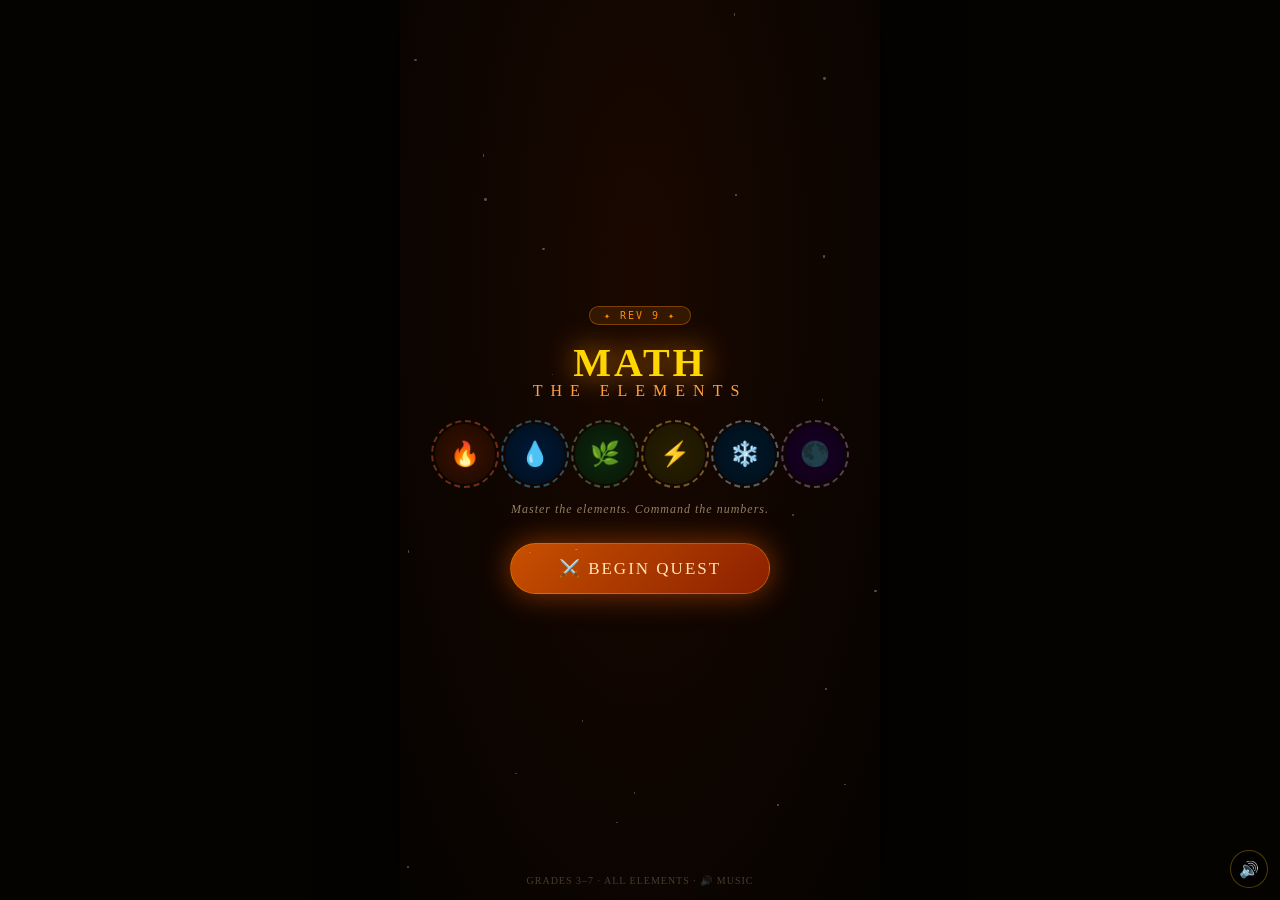
<file: MathTheElements_9.html>
<!DOCTYPE html>
<html lang="en">
<head>
<meta charset="UTF-8">
<meta name="viewport" content="width=device-width,initial-scale=1,maximum-scale=1,user-scalable=no">
<title>Math: The Elements — Rev 9</title>
<style>
*{box-sizing:border-box;margin:0;padding:0;-webkit-tap-highlight-color:transparent;user-select:none}
html,body{height:100%;width:100%;overflow:hidden;background:#050300}
body{font-family:'Palatino Linotype','Book Antiqua',Palatino,serif;color:#FFE4B5}
#app{position:fixed;inset:0;display:flex;align-items:center;justify-content:center;overflow:hidden}
.game-root{position:relative;width:100%;height:100%;overflow:hidden;max-width:480px;max-height:900px;box-shadow:0 0 60px rgba(0,0,0,.8)}
button{font-family:inherit;cursor:pointer;border:none;outline:none}
input{font-family:inherit;outline:none;border:none}
@keyframes floatUp{0%,100%{transform:translateY(0)}50%{transform:translateY(-8px)}}
@keyframes pulse{0%,100%{transform:scale(1)}50%{transform:scale(1.06)}}
@keyframes shake{0%,100%{transform:translateX(0)}20%,60%{transform:translateX(-7px)}40%,80%{transform:translateX(7px)}}
@keyframes fadeIn{from{opacity:0;transform:translateY(12px)}to{opacity:1;transform:translateY(0)}}
@keyframes dmgFloat{0%{opacity:1;transform:translateY(0) scale(1.3)}100%{opacity:0;transform:translateY(-55px) scale(0.8)}}
@keyframes starTwinkle{0%,100%{opacity:.2}50%{opacity:.9}}
@keyframes titleGlow{0%,100%{filter:drop-shadow(0 0 10px #FF8C00)}50%{filter:drop-shadow(0 0 28px #FFD700)}}
@keyframes guardianFloat{0%,100%{transform:translateY(0)}50%{transform:translateY(-6px)}}
@keyframes monsterBob{0%,100%{transform:scaleX(-1) translateY(0)}50%{transform:scaleX(-1) translateY(-5px)}}
@keyframes orbPulse{0%,100%{transform:scale(1);opacity:.85}50%{transform:scale(1.12);opacity:1}}
@keyframes orbSpin{from{transform:rotate(0)}to{transform:rotate(360deg)}}
@keyframes victoryBurst{0%{transform:scale(0);opacity:1}100%{transform:scale(3);opacity:0}}
@keyframes bounce{0%,100%{transform:translateY(0)}50%{transform:translateY(-5px)}}
@keyframes slideDown{from{opacity:0;transform:translateY(-20px)}to{opacity:1;transform:translateY(0)}}
.hbar-track{background:rgba(0,0,0,.6);border-radius:6px;height:12px;border:1px solid rgba(255,255,255,.15);overflow:hidden;position:relative}
.hbar-fill{height:100%;border-radius:6px;transition:width .4s ease}
.hbar-txt{position:absolute;right:5px;top:0;font-size:9px;line-height:12px;color:rgba(255,255,255,.8);font-family:monospace}
::-webkit-scrollbar{width:3px}::-webkit-scrollbar-thumb{background:rgba(255,200,100,.3)}
.elem-orb{width:60px;height:60px;border-radius:50%;display:flex;align-items:center;justify-content:center;font-size:24px;animation:orbPulse 2.5s ease-in-out infinite;position:relative;flex-shrink:0}
.elem-orb::after{content:'';position:absolute;inset:-4px;border-radius:50%;border:2px dashed currentColor;opacity:0.4;animation:orbSpin 5s linear infinite}
.e-fire{color:#FF6B35;background:radial-gradient(circle,#3a1200,#1a0800)}
.e-water{color:#4FC3F7;background:radial-gradient(circle,#001a3a,#000d1a)}
.e-earth{color:#81C784;background:radial-gradient(circle,#0d2a0d,#071407)}
.e-storm{color:#FFD54F;background:radial-gradient(circle,#2a2000,#1a1400)}
.e-ice{color:#B3E5FC;background:radial-gradient(circle,#001a2a,#000d1a)}
.e-shadow{color:#CE93D8;background:radial-gradient(circle,#1a0028,#0d0014)}
/* Music toggle button */
#musicBtn{position:fixed;bottom:12px;right:12px;z-index:999;background:rgba(0,0,0,0.6);border:1px solid rgba(255,215,0,0.3);border-radius:50%;width:38px;height:38px;font-size:16px;color:#FFD700;cursor:pointer;display:flex;align-items:center;justify-content:center}
</style>
</head>
<body>
<div id="app"><div class="game-root" id="gr"></div></div>
<button id="musicBtn" title="Toggle Music">🔊</button>

<script>
// ═══════════════════════════════════════════════════════════
// MATH: THE ELEMENTS — REV 9
// ═══════════════════════════════════════════════════════════

// ── MUSIC ENGINE (Web Audio API – no external files needed) ──
const MusicEngine = (function(){
  let ctx, masterGain, playing=false, notes=[], noteIdx=0, interval=null;
  const SCALE=[261.63,293.66,329.63,349.23,392,440,493.88,523.25];
  const BATTLE_MELODY=[0,2,4,5,4,2,0,2,4,7,5,4,2,0,4,5,7,5,4,2,0,2,5,4];
  const TITLE_MELODY =[4,5,7,5,4,2,0,2,4,5,7,9,7,5,4,5,7,5,2,0];

  function init(){
    if(ctx) return;
    ctx = new (window.AudioContext||window.webkitAudioContext)();
    masterGain = ctx.createGain();
    masterGain.gain.value = 0.18;
    masterGain.connect(ctx.destination);
  }
  function playNote(freq, dur, vol=0.18, type='triangle'){
    if(!ctx||!playing) return;
    const osc=ctx.createOscillator();
    const g=ctx.createGain();
    osc.type=type;
    osc.frequency.value=freq;
    g.gain.setValueAtTime(vol,ctx.currentTime);
    g.gain.exponentialRampToValueAtTime(0.001,ctx.currentTime+dur);
    osc.connect(g); g.connect(masterGain);
    osc.start(ctx.currentTime); osc.stop(ctx.currentTime+dur);
  }
  function startMelody(melody, bpm=120){
    stopAll();
    playing=true; noteIdx=0; notes=melody;
    const beat=60000/bpm;
    interval=setInterval(()=>{
      if(!playing) return;
      const n=notes[noteIdx%notes.length];
      const freq=SCALE[n%8]*(n>=8?2:1);
      playNote(freq, beat/900, 0.15);
      noteIdx++;
    },beat/2);
  }
  function stopAll(){
    playing=false;
    if(interval){clearInterval(interval);interval=null;}
  }
  function toggle(){
    if(!ctx) init();
    if(playing){ stopAll(); return false; }
    else{ startMelody(TITLE_MELODY,100); return true; }
  }
  function setBattle(){ if(playing){ startMelody(BATTLE_MELODY,140); } }
  function setTitle(){ if(playing){ startMelody(TITLE_MELODY,100); } }
  function isPlaying(){ return playing; }
  return {init,toggle,setBattle,setTitle,isPlaying};
})();

document.getElementById('musicBtn').addEventListener('click',()=>{
  MusicEngine.init();
  const on=MusicEngine.toggle();
  document.getElementById('musicBtn').textContent=on?'🔊':'🔇';
});

// ── SPRITE ART (inline SVG – no external images needed) ──
const SPRITES = {
  // Guardians
  fire_g:`<svg viewBox="0 0 60 70" xmlns="http://www.w3.org/2000/svg">
    <ellipse cx="30" cy="58" rx="14" ry="6" fill="#1a0800" opacity="0.5"/>
    <rect x="22" y="40" width="6" height="18" rx="3" fill="#8B2500"/>
    <rect x="32" y="40" width="6" height="18" rx="3" fill="#8B2500"/>
    <rect x="18" y="22" width="24" height="22" rx="8" fill="#C84000"/>
    <rect x="10" y="24" width="10" height="14" rx="5" fill="#C84000"/>
    <rect x="40" y="24" width="10" height="14" rx="5" fill="#C84000"/>
    <circle cx="30" cy="14" r="12" fill="#E05000"/>
    <circle cx="25" cy="11" r="3" fill="#fff"/>
    <circle cx="35" cy="11" r="3" fill="#fff"/>
    <circle cx="26" cy="11" r="1.5" fill="#1a0800"/>
    <circle cx="36" cy="11" r="1.5" fill="#1a0800"/>
    <path d="M26 17 Q30 20 34 17" stroke="#fff" stroke-width="1.5" fill="none" stroke-linecap="round"/>
    <path d="M28 2 Q30 8 32 2 Q34 9 36 3 Q33 12 30 10 Q27 12 24 3 Q26 9 28 2Z" fill="#FF6B00"/>
    <path d="M24 4 Q26 10 28 5 Q26 13 30 11 Q28 13 25 6Z" fill="#FFD700" opacity="0.7"/>
  </svg>`,
  water_g:`<svg viewBox="0 0 60 70" xmlns="http://www.w3.org/2000/svg">
    <ellipse cx="30" cy="58" rx="14" ry="6" fill="#000d1a" opacity="0.5"/>
    <rect x="22" y="40" width="6" height="18" rx="3" fill="#005580"/>
    <rect x="32" y="40" width="6" height="18" rx="3" fill="#005580"/>
    <rect x="18" y="22" width="24" height="22" rx="8" fill="#0077aa"/>
    <rect x="10" y="24" width="10" height="14" rx="5" fill="#0077aa"/>
    <rect x="40" y="24" width="10" height="14" rx="5" fill="#0077aa"/>
    <circle cx="30" cy="14" r="12" fill="#0099cc"/>
    <circle cx="25" cy="11" r="3" fill="#fff"/>
    <circle cx="35" cy="11" r="3" fill="#fff"/>
    <circle cx="26" cy="11" r="1.5" fill="#003344"/>
    <circle cx="36" cy="11" r="1.5" fill="#003344"/>
    <path d="M26 17 Q30 20 34 17" stroke="#fff" stroke-width="1.5" fill="none" stroke-linecap="round"/>
    <path d="M30 1 Q34 7 37 4 Q35 12 30 10 Q25 12 23 4 Q26 7 30 1Z" fill="#4FC3F7"/>
    <path d="M29 3 Q32 8 34 5 Q32 11 30 10Z" fill="#fff" opacity="0.5"/>
  </svg>`,
  earth_g:`<svg viewBox="0 0 60 70" xmlns="http://www.w3.org/2000/svg">
    <ellipse cx="30" cy="58" rx="14" ry="6" fill="#071407" opacity="0.5"/>
    <rect x="22" y="40" width="6" height="18" rx="3" fill="#2d5a27"/>
    <rect x="32" y="40" width="6" height="18" rx="3" fill="#2d5a27"/>
    <rect x="18" y="22" width="24" height="22" rx="8" fill="#3a7a33"/>
    <rect x="10" y="24" width="10" height="14" rx="5" fill="#3a7a33"/>
    <rect x="40" y="24" width="10" height="14" rx="5" fill="#3a7a33"/>
    <circle cx="30" cy="14" r="12" fill="#4a9a42"/>
    <circle cx="25" cy="11" r="3" fill="#fff"/>
    <circle cx="35" cy="11" r="3" fill="#fff"/>
    <circle cx="26" cy="11" r="1.5" fill="#1a2a18"/>
    <circle cx="36" cy="11" r="1.5" fill="#1a2a18"/>
    <path d="M26 17 Q30 20 34 17" stroke="#fff" stroke-width="1.5" fill="none" stroke-linecap="round"/>
    <circle cx="24" cy="3" r="3" fill="#81C784"/>
    <circle cx="30" cy="1" r="3.5" fill="#66bb6a"/>
    <circle cx="36" cy="3" r="3" fill="#81C784"/>
    <path d="M20 6 Q30 2 40 6" stroke="#4caf50" stroke-width="1" fill="none"/>
  </svg>`,
  storm_g:`<svg viewBox="0 0 60 70" xmlns="http://www.w3.org/2000/svg">
    <ellipse cx="30" cy="58" rx="14" ry="6" fill="#1a1400" opacity="0.5"/>
    <rect x="22" y="40" width="6" height="18" rx="3" fill="#6a5500"/>
    <rect x="32" y="40" width="6" height="18" rx="3" fill="#6a5500"/>
    <rect x="18" y="22" width="24" height="22" rx="8" fill="#8a7200"/>
    <rect x="10" y="24" width="10" height="14" rx="5" fill="#8a7200"/>
    <rect x="40" y="24" width="10" height="14" rx="5" fill="#8a7200"/>
    <circle cx="30" cy="14" r="12" fill="#b09000"/>
    <circle cx="25" cy="11" r="3" fill="#fff"/>
    <circle cx="35" cy="11" r="3" fill="#fff"/>
    <circle cx="26" cy="11" r="1.5" fill="#2a1a00"/>
    <circle cx="36" cy="11" r="1.5" fill="#2a1a00"/>
    <path d="M26 17 Q30 20 34 17" stroke="#fff" stroke-width="1.5" fill="none" stroke-linecap="round"/>
    <polygon points="30,0 33,7 40,5 34,11 37,18 30,13 23,18 26,11 20,5 27,7" fill="#FFD700"/>
    <polygon points="30,3 32,8 37,6 33,11 35,16 30,12 25,16 27,11 23,6 28,8" fill="#fff" opacity="0.5"/>
  </svg>`,
  ice_g:`<svg viewBox="0 0 60 70" xmlns="http://www.w3.org/2000/svg">
    <ellipse cx="30" cy="58" rx="14" ry="6" fill="#000d1a" opacity="0.5"/>
    <rect x="22" y="40" width="6" height="18" rx="3" fill="#1a4a6a"/>
    <rect x="32" y="40" width="6" height="18" rx="3" fill="#1a4a6a"/>
    <rect x="18" y="22" width="24" height="22" rx="8" fill="#2a6a9a"/>
    <rect x="10" y="24" width="10" height="14" rx="5" fill="#2a6a9a"/>
    <rect x="40" y="24" width="10" height="14" rx="5" fill="#2a6a9a"/>
    <circle cx="30" cy="14" r="12" fill="#4a8aba"/>
    <circle cx="25" cy="11" r="3" fill="#e0f4ff"/>
    <circle cx="35" cy="11" r="3" fill="#e0f4ff"/>
    <circle cx="26" cy="11" r="1.5" fill="#003355"/>
    <circle cx="36" cy="11" r="1.5" fill="#003355"/>
    <path d="M26 17 Q30 20 34 17" stroke="#e0f4ff" stroke-width="1.5" fill="none" stroke-linecap="round"/>
    <line x1="30" y1="0" x2="30" y2="10" stroke="#B3E5FC" stroke-width="2"/>
    <line x1="21" y1="5" x2="39" y2="5" stroke="#B3E5FC" stroke-width="2"/>
    <line x1="23" y1="2" x2="37" y2="8" stroke="#B3E5FC" stroke-width="1.5"/>
    <line x1="37" y1="2" x2="23" y2="8" stroke="#B3E5FC" stroke-width="1.5"/>
    <circle cx="30" cy="5" r="2" fill="#fff"/>
  </svg>`,
  shadow_g:`<svg viewBox="0 0 60 70" xmlns="http://www.w3.org/2000/svg">
    <ellipse cx="30" cy="58" rx="14" ry="6" fill="#0d0014" opacity="0.5"/>
    <rect x="22" y="40" width="6" height="18" rx="3" fill="#3a1a5a"/>
    <rect x="32" y="40" width="6" height="18" rx="3" fill="#3a1a5a"/>
    <rect x="18" y="22" width="24" height="22" rx="8" fill="#5a2a8a"/>
    <rect x="10" y="24" width="10" height="14" rx="5" fill="#5a2a8a"/>
    <rect x="40" y="24" width="10" height="14" rx="5" fill="#5a2a8a"/>
    <circle cx="30" cy="14" r="12" fill="#7a3aaa"/>
    <circle cx="25" cy="11" r="3.5" fill="#CE93D8"/>
    <circle cx="35" cy="11" r="3.5" fill="#CE93D8"/>
    <circle cx="25" cy="11" r="2" fill="#1a0028"/>
    <circle cx="35" cy="11" r="2" fill="#1a0028"/>
    <path d="M26 17 Q30 20 34 17" stroke="#CE93D8" stroke-width="1.5" fill="none" stroke-linecap="round"/>
    <path d="M18 0 Q22 6 18 10 Q25 5 30 8 Q35 5 42 10 Q38 6 42 0 Q36 8 30 4 Q24 8 18 0Z" fill="#CE93D8" opacity="0.8"/>
  </svg>`,
  // Monsters
  fire_m:`<svg viewBox="0 0 70 70" xmlns="http://www.w3.org/2000/svg">
    <ellipse cx="35" cy="64" rx="18" ry="5" fill="#1a0800" opacity="0.4"/>
    <path d="M15 55 Q20 45 15 35 Q25 42 20 30 Q30 38 25 22 Q35 30 30 18 Q40 28 37 15 Q45 25 40 12 Q50 30 45 42 Q55 35 50 50 Q55 55 50 60 Q40 65 30 65 Q20 65 15 55Z" fill="#CC3300"/>
    <path d="M22 50 Q25 42 22 36 Q28 41 25 32 Q32 38 30 26 Q37 33 35 22 Q40 30 38 20 Q44 30 41 40 Q48 35 44 48 Q46 52 43 56 Q37 60 30 60 Q24 60 22 50Z" fill="#FF4400"/>
    <path d="M28 48 Q30 42 28 38 Q33 42 32 35 Q37 40 36 30 Q40 36 39 28 Q43 34 40 42 Q44 38 42 46 Q43 50 40 54 Q37 57 33 57 Q29 57 28 48Z" fill="#FF6600"/>
    <circle cx="28" cy="38" r="5" fill="#fff"/>
    <circle cx="42" cy="38" r="5" fill="#fff"/>
    <circle cx="29" cy="38" r="3" fill="#1a0800"/>
    <circle cx="43" cy="38" r="3" fill="#1a0800"/>
    <circle cx="30" cy="37" r="1" fill="#FF4400"/>
    <circle cx="44" cy="37" r="1" fill="#FF4400"/>
    <path d="M30 46 Q35 50 40 46" stroke="#CC3300" stroke-width="2" fill="none"/>
    <path d="M32 48 L33 52 M35 49 L35 53 M38 48 L37 52" stroke="#CC3300" stroke-width="1.5"/>
    <path d="M8 30 Q12 20 8 10 Q16 18 14 8 Q20 16 17 5 Q24 14 21 3 Q27 14 24 8 Q28 18 22 26" fill="#FF6600" opacity="0.8"/>
    <path d="M55 28 Q60 18 56 8 Q62 16 61 6 Q66 14 63 4 Q67 15 64 10 Q66 20 60 26" fill="#FF4400" opacity="0.8"/>
  </svg>`,
  water_m:`<svg viewBox="0 0 70 70" xmlns="http://www.w3.org/2000/svg">
    <ellipse cx="35" cy="64" rx="18" ry="5" fill="#000d1a" opacity="0.4"/>
    <ellipse cx="35" cy="40" rx="25" ry="22" fill="#006699"/>
    <ellipse cx="35" cy="38" rx="22" ry="20" fill="#0088cc"/>
    <circle cx="26" cy="33" r="6" fill="#fff"/>
    <circle cx="44" cy="33" r="6" fill="#fff"/>
    <circle cx="27" cy="33" r="4" fill="#003355"/>
    <circle cx="45" cy="33" r="4" fill="#003355"/>
    <circle cx="28" cy="32" r="1.5" fill="#66ccff"/>
    <circle cx="46" cy="32" r="1.5" fill="#66ccff"/>
    <path d="M28 42 Q35 47 42 42" stroke="#003355" stroke-width="2" fill="none"/>
    <path d="M10 30 Q5 25 8 18 Q12 22 10 16 Q15 21 13 14 Q18 20 16 13 Q20 19 17 25 Q22 22 20 30" fill="#0099cc" opacity="0.9"/>
    <path d="M60 30 Q65 25 62 18 Q58 22 60 16 Q55 21 57 14 Q52 20 54 13 Q50 19 53 25 Q48 22 50 30" fill="#0077aa" opacity="0.9"/>
    <path d="M20 55 Q25 62 35 63 Q45 62 50 55 Q42 60 35 60 Q28 60 20 55Z" fill="#005580"/>
    <ellipse cx="35" cy="16" rx="15" ry="8" fill="#0099cc"/>
    <path d="M22 14 Q35 8 48 14" stroke="#66ccff" stroke-width="2" fill="none"/>
    <path d="M25 12 Q35 6 45 12" stroke="#99ddff" stroke-width="1.5" fill="none" opacity="0.6"/>
  </svg>`,
  earth_m:`<svg viewBox="0 0 70 70" xmlns="http://www.w3.org/2000/svg">
    <ellipse cx="35" cy="64" rx="20" ry="5" fill="#071407" opacity="0.4"/>
    <rect x="12" y="25" width="46" height="35" rx="10" fill="#4a6620"/>
    <rect x="15" y="28" width="40" height="30" rx="8" fill="#5a7a28"/>
    <rect x="6" y="32" width="16" height="20" rx="6" fill="#4a6620"/>
    <rect x="48" y="32" width="16" height="20" rx="6" fill="#4a6620"/>
    <circle cx="26" cy="38" r="6" fill="#fff"/>
    <circle cx="44" cy="38" r="6" fill="#fff"/>
    <circle cx="27" cy="38" r="4" fill="#2a3a10"/>
    <circle cx="45" cy="38" r="4" fill="#2a3a10"/>
    <circle cx="28" cy="37" r="1.5" fill="#88cc44"/>
    <circle cx="46" cy="37" r="1.5" fill="#88cc44"/>
    <path d="M29 48 Q35 53 41 48" stroke="#2a3a10" stroke-width="2.5" fill="none"/>
    <rect x="16" y="20" width="38" height="12" rx="6" fill="#5a7a28"/>
    <path d="M20 22 Q25 16 30 20 Q35 14 40 20 Q45 16 50 22" fill="#6a9a30" stroke="none"/>
    <circle cx="28" cy="18" r="4" fill="#81C784"/>
    <circle cx="35" cy="15" r="5" fill="#66bb6a"/>
    <circle cx="42" cy="18" r="4" fill="#81C784"/>
    <rect x="18" y="54" width="6" height="10" rx="3" fill="#3a5518"/>
    <rect x="46" y="54" width="6" height="10" rx="3" fill="#3a5518"/>
  </svg>`,
  storm_m:`<svg viewBox="0 0 70 70" xmlns="http://www.w3.org/2000/svg">
    <ellipse cx="35" cy="64" rx="18" ry="5" fill="#1a1400" opacity="0.4"/>
    <ellipse cx="35" cy="38" rx="22" ry="24" fill="#7a6600"/>
    <ellipse cx="35" cy="36" rx="19" ry="21" fill="#9a8200"/>
    <circle cx="26" cy="32" r="6" fill="#fff"/>
    <circle cx="44" cy="32" r="6" fill="#fff"/>
    <circle cx="27" cy="32" r="4" fill="#2a1a00"/>
    <circle cx="45" cy="32" r="4" fill="#2a1a00"/>
    <circle cx="28" cy="31" r="1.5" fill="#FFD700"/>
    <circle cx="46" cy="31" r="1.5" fill="#FFD700"/>
    <path d="M28 42 Q35 48 42 42" stroke="#2a1a00" stroke-width="2" fill="none"/>
    <path d="M14 15 L18 25 L12 23 L17 33 L10 30 L16 42" stroke="#FFD700" stroke-width="3" fill="none" stroke-linecap="round"/>
    <path d="M56 15 L52 25 L58 23 L53 33 L60 30 L54 42" stroke="#FFD700" stroke-width="3" fill="none" stroke-linecap="round"/>
    <polygon points="35,5 38,15 48,12 41,20 45,30 35,24 25,30 29,20 22,12 32,15" fill="#FFD700"/>
    <polygon points="35,8 37,15 44,13 39,19 42,26 35,22 28,26 31,19 26,13 33,15" fill="#fff" opacity="0.5"/>
  </svg>`,
  ice_m:`<svg viewBox="0 0 70 70" xmlns="http://www.w3.org/2000/svg">
    <ellipse cx="35" cy="64" rx="18" ry="5" fill="#000d1a" opacity="0.4"/>
    <polygon points="35,8 50,20 50,50 35,62 20,50 20,20" fill="#2a6a9a"/>
    <polygon points="35,12 47,22 47,48 35,58 23,48 23,22" fill="#4a8aba"/>
    <circle cx="27" cy="32" r="6" fill="#e0f4ff"/>
    <circle cx="43" cy="32" r="6" fill="#e0f4ff"/>
    <circle cx="28" cy="32" r="4" fill="#003355"/>
    <circle cx="44" cy="32" r="4" fill="#003355"/>
    <circle cx="29" cy="31" r="1.5" fill="#B3E5FC"/>
    <circle cx="45" cy="31" r="1.5" fill="#B3E5FC"/>
    <path d="M28 42 Q35 47 42 42" stroke="#003355" stroke-width="2" fill="none"/>
    <line x1="35" y1="4" x2="35" y2="14" stroke="#B3E5FC" stroke-width="2.5"/>
    <line x1="25" y1="7" x2="45" y2="13" stroke="#B3E5FC" stroke-width="2"/>
    <line x1="45" y1="7" x2="25" y2="13" stroke="#B3E5FC" stroke-width="2"/>
    <line x1="35" y1="58" x2="35" y2="65" stroke="#B3E5FC" stroke-width="2"/>
    <polygon points="35,4 37,9 42,7 38,11 40,16 35,12 30,16 32,11 28,7 33,9" fill="#fff" opacity="0.8"/>
  </svg>`,
  shadow_m:`<svg viewBox="0 0 70 70" xmlns="http://www.w3.org/2000/svg">
    <ellipse cx="35" cy="64" rx="18" ry="5" fill="#0d0014" opacity="0.4"/>
    <path d="M35 8 Q50 15 55 32 Q58 48 48 58 Q40 65 35 65 Q30 65 22 58 Q12 48 15 32 Q20 15 35 8Z" fill="#3a1a5a"/>
    <path d="M35 12 Q48 18 52 33 Q54 46 45 55 Q38 61 35 61 Q32 61 25 55 Q16 46 18 33 Q22 18 35 12Z" fill="#5a2a8a"/>
    <circle cx="27" cy="33" r="7" fill="#CE93D8"/>
    <circle cx="43" cy="33" r="7" fill="#CE93D8"/>
    <circle cx="27" cy="33" r="4.5" fill="#1a0028"/>
    <circle cx="43" cy="33" r="4.5" fill="#1a0028"/>
    <circle cx="28" cy="32" r="2" fill="#FF88FF"/>
    <circle cx="44" cy="32" r="2" fill="#FF88FF"/>
    <path d="M27 44 Q35 50 43 44" stroke="#CE93D8" stroke-width="2" fill="none"/>
    <path d="M10 20 Q5 30 10 40 Q16 30 12 20Z" fill="#CE93D8" opacity="0.7"/>
    <path d="M60 20 Q65 30 60 40 Q54 30 58 20Z" fill="#CE93D8" opacity="0.7"/>
    <path d="M18 10 Q20 18 16 24 Q22 18 20 10Z" fill="#9a5aca" opacity="0.8"/>
    <path d="M52 10 Q50 18 54 24 Q48 18 50 10Z" fill="#9a5aca" opacity="0.8"/>
    <circle cx="35" cy="5" r="4" fill="#CE93D8" opacity="0.6"/>
    <circle cx="28" cy="7" r="2.5" fill="#9a5aca" opacity="0.5"/>
    <circle cx="42" cy="7" r="2.5" fill="#9a5aca" opacity="0.5"/>
  </svg>`
};

// ── WORLD NAMES per grade per world ──
const WORLD_NAMES = {
  3: ['Meadow Vale','Sunstone Keep','Crystal Brook','Harvest Hollow','Rainbow Ridge'],
  4: ['Iron Bastion','Thunder Spire','Gilded Gorge','Ember Moor','Titan\'s Peak'],
  5: ['Nebula Reach','Fractured Falls','Prime Citadel','Ratio Reef','Decimal Deep'],
  6: ['Equation Expanse','Variable Vault','Radical Ruins','Data Dome','Proportion Pass'],
  7: ['Algebra Abyss','Integer Isle','Exponent Edge','Function Forge','Infinity Gate']
};

// ── ELEMENT DEFINITIONS ──
const ELEMENTS=[
  {id:'fire',  name:'Fire',   emoji:'🔥',color:'#FF6B35',darkColor:'#8B2500',
   bg:'radial-gradient(135deg,#2a0800,#1a0400)',cssClass:'e-fire',
   desc:'Harness the raging inferno. Fire attacks burn through defenses with raw power.',
   power:'Blazing Strike',trait:'High damage on combos',
   guardianName:'Pyra the Flame Sage',monsterName:'Cinder Brute',
   guardianSprite:'fire_g',monsterSprite:'fire_m'},
  {id:'water', name:'Water',  emoji:'💧',color:'#4FC3F7',darkColor:'#003366',
   bg:'radial-gradient(135deg,#001428,#000a14)',cssClass:'e-water',
   desc:'Flow like the tide. Water magic adapts and overwhelms with fluid precision.',
   power:'Tidal Surge',trait:'HP restore on streak 5+',
   guardianName:'Marina the Tide Keeper',monsterName:'Abyss Leviathan',
   guardianSprite:'water_g',monsterSprite:'water_m'},
  {id:'earth', name:'Earth',  emoji:'🌿',color:'#81C784',darkColor:'#1B5E20',
   bg:'radial-gradient(135deg,#0a1f0a,#050f05)',cssClass:'e-earth',
   desc:'Stand firm as stone. Earth power turns defense into unstoppable force.',
   power:'Quake Slam',trait:'Reduced HP loss on wrong answers',
   guardianName:'Gaia the Root Warden',monsterName:'Golem Titan',
   guardianSprite:'earth_g',monsterSprite:'earth_m'},
  {id:'storm', name:'Storm',  emoji:'⚡',color:'#FFD54F',darkColor:'#4A3500',
   bg:'radial-gradient(135deg,#1a1400,#0d0a00)',cssClass:'e-storm',
   desc:'Strike with lightning speed. Storm power chains questions for massive combo damage.',
   power:'Thunder Chain',trait:'Double coins on perfect answer',
   guardianName:'Zephyr the Storm Caller',monsterName:'Tempest Wyrm',
   guardianSprite:'storm_g',monsterSprite:'storm_m'},
  {id:'ice',   name:'Ice',    emoji:'❄️',color:'#B3E5FC',darkColor:'#01579B',
   bg:'radial-gradient(135deg,#001428,#00050a)',cssClass:'e-ice',
   desc:'Freeze time itself. Ice magic slows the enemy while your power grows.',
   power:'Blizzard Lock',trait:'Extra XP from each correct answer',
   guardianName:'Crysta the Frost Oracle',monsterName:'Glacial Hydra',
   guardianSprite:'ice_g',monsterSprite:'ice_m'},
  {id:'shadow',name:'Shadow', emoji:'🌑',color:'#CE93D8',darkColor:'#4A148C',
   bg:'radial-gradient(135deg,#0d001a,#060008)',cssClass:'e-shadow',
   desc:'Embrace the void. Shadow powers grow stronger the longer you survive.',
   power:'Void Drain',trait:'Streak bonus multiplied ×2',
   guardianName:'Nyx the Veil Walker',monsterName:'Nightmare Wraith',
   guardianSprite:'shadow_g',monsterSprite:'shadow_m'}
];

// ── QUESTIONS (all grades, all worlds, 30 per world) ──
const ALL_QUESTIONS={"3":{"1":[{"q":"5 + 8 = ?","a":"13","ch":["11","12","13","14"]},{"q":"9 - 4 = ?","a":"5","ch":["3","4","5","6"]},{"q":"3 × 4 = ?","a":"12","ch":["9","10","11","12"]},{"q":"What is half of 10?","a":"5","ch":["4","5","6","7"]},{"q":"12 ÷ 3 = ?","a":"4","ch":["3","4","5","6"]},{"q":"7 + 6 = ?","a":"13","ch":["11","12","13","14"]},{"q":"15 - 7 = ?","a":"8","ch":["6","7","8","9"]},{"q":"2 × 9 = ?","a":"18","ch":["16","17","18","19"]},{"q":"20 ÷ 4 = ?","a":"5","ch":["4","5","6","7"]},{"q":"8 + 9 = ?","a":"17","ch":["15","16","17","18"]},{"q":"14 - 6 = ?","a":"8","ch":["6","7","8","9"]},{"q":"5 × 5 = ?","a":"25","ch":["20","22","25","30"]},{"q":"18 ÷ 2 = ?","a":"9","ch":["7","8","9","10"]},{"q":"6 + 7 = ?","a":"13","ch":["11","12","13","14"]},{"q":"17 - 9 = ?","a":"8","ch":["6","7","8","9"]},{"q":"4 × 6 = ?","a":"24","ch":["20","22","24","26"]},{"q":"15 ÷ 3 = ?","a":"5","ch":["3","4","5","6"]},{"q":"9 + 7 = ?","a":"16","ch":["14","15","16","17"]},{"q":"13 - 5 = ?","a":"8","ch":["6","7","8","9"]},{"q":"3 × 7 = ?","a":"21","ch":["18","20","21","24"]},{"q":"24 ÷ 6 = ?","a":"4","ch":["3","4","5","6"]},{"q":"8 + 5 = ?","a":"13","ch":["11","12","13","14"]},{"q":"16 - 8 = ?","a":"8","ch":["6","7","8","9"]},{"q":"2 × 7 = ?","a":"14","ch":["12","13","14","16"]},{"q":"21 ÷ 7 = ?","a":"3","ch":["2","3","4","5"]},{"q":"What is double 6?","a":"12","ch":["10","11","12","13"]},{"q":"10 + 8 = ?","a":"18","ch":["16","17","18","19"]},{"q":"20 - 11 = ?","a":"9","ch":["7","8","9","10"]},{"q":"5 × 4 = ?","a":"20","ch":["16","18","20","22"]},{"q":"16 ÷ 4 = ?","a":"4","ch":["2","3","4","5"]}],"2":[{"q":"32 + 15 = ?","a":"47","ch":["44","46","47","48"]},{"q":"50 - 23 = ?","a":"27","ch":["25","26","27","28"]},{"q":"6 × 8 = ?","a":"48","ch":["42","46","48","54"]},{"q":"36 ÷ 4 = ?","a":"9","ch":["7","8","9","10"]},{"q":"100 - 37 = ?","a":"63","ch":["61","62","63","64"]},{"q":"45 + 28 = ?","a":"73","ch":["71","72","73","74"]},{"q":"7 × 7 = ?","a":"49","ch":["42","47","49","56"]},{"q":"56 ÷ 8 = ?","a":"7","ch":["5","6","7","8"]},{"q":"63 - 27 = ?","a":"36","ch":["34","35","36","37"]},{"q":"9 × 6 = ?","a":"54","ch":["48","52","54","56"]},{"q":"72 ÷ 9 = ?","a":"8","ch":["6","7","8","9"]},{"q":"48 + 36 = ?","a":"84","ch":["82","83","84","86"]},{"q":"8 × 8 = ?","a":"64","ch":["56","60","64","72"]},{"q":"81 ÷ 9 = ?","a":"9","ch":["7","8","9","10"]},{"q":"75 - 38 = ?","a":"37","ch":["35","36","37","38"]},{"q":"7 × 9 = ?","a":"63","ch":["56","61","63","67"]},{"q":"64 ÷ 8 = ?","a":"8","ch":["6","7","8","9"]},{"q":"53 + 29 = ?","a":"82","ch":["80","81","82","83"]},{"q":"90 - 45 = ?","a":"45","ch":["43","44","45","46"]},{"q":"6 × 9 = ?","a":"54","ch":["48","52","54","56"]},{"q":"42 ÷ 6 = ?","a":"7","ch":["5","6","7","8"]},{"q":"67 + 25 = ?","a":"92","ch":["90","91","92","93"]},{"q":"100 - 64 = ?","a":"36","ch":["34","35","36","37"]},{"q":"8 × 7 = ?","a":"56","ch":["48","52","56","63"]},{"q":"45 ÷ 5 = ?","a":"9","ch":["7","8","9","10"]},{"q":"34 + 47 = ?","a":"81","ch":["79","80","81","82"]},{"q":"83 - 46 = ?","a":"37","ch":["35","36","37","38"]},{"q":"9 × 9 = ?","a":"81","ch":["72","80","81","90"]},{"q":"48 ÷ 6 = ?","a":"8","ch":["6","7","8","9"]},{"q":"56 + 38 = ?","a":"94","ch":["92","93","94","95"]}],"3":[{"q":"1/2 of 8 = ?","a":"4","ch":["2","3","4","5"]},{"q":"Shape with 4 equal sides?","a":"Square","ch":["Rectangle","Square","Triangle","Circle"]},{"q":"How many cm in 1 m?","a":"100","ch":["10","100","1000","10000"]},{"q":"1/4 of 12 = ?","a":"3","ch":["2","3","4","6"]},{"q":"Shape with 3 sides?","a":"Triangle","ch":["Square","Circle","Triangle","Pentagon"]},{"q":"Perimeter of square, side=5?","a":"20","ch":["10","15","20","25"]},{"q":"1/2 of 14 = ?","a":"7","ch":["5","6","7","8"]},{"q":"Sides of a hexagon?","a":"6","ch":["5","6","7","8"]},{"q":"3/4 of 8 = ?","a":"6","ch":["4","5","6","7"]},{"q":"Area: rectangle 3×5 = ?","a":"15","ch":["8","10","15","20"]},{"q":"1/3 of 9 = ?","a":"3","ch":["2","3","4","5"]},{"q":"How many mm in 1 cm?","a":"10","ch":["1","10","100","1000"]},{"q":"1/2 + 1/2 = ?","a":"1","ch":["1/4","1/2","1","2"]},{"q":"Perimeter: rectangle 4×6 = ?","a":"20","ch":["10","16","20","24"]},{"q":"1/4 + 1/4 = ?","a":"1/2","ch":["1/4","1/2","3/4","1"]},{"q":"Sides of a pentagon?","a":"5","ch":["4","5","6","7"]},{"q":"Area: square side=4 = ?","a":"16","ch":["8","12","16","20"]},{"q":"1/3 + 1/3 = ?","a":"2/3","ch":["1/3","2/3","3/3","1"]},{"q":"Largest: 1/2, 1/3, or 1/4?","a":"1/2","ch":["1/4","1/3","1/2","all equal"]},{"q":"Perimeter: triangle 3+4+5 = ?","a":"12","ch":["10","11","12","13"]},{"q":"1/2 of 20 = ?","a":"10","ch":["5","8","10","12"]},{"q":"Days in a week?","a":"7","ch":["5","6","7","8"]},{"q":"Area: rectangle 7×2 = ?","a":"14","ch":["9","12","14","18"]},{"q":"3/4 of 12 = ?","a":"9","ch":["6","8","9","10"]},{"q":"Months in a year?","a":"12","ch":["10","11","12","13"]},{"q":"1/4 of 20 = ?","a":"5","ch":["4","5","6","7"]},{"q":"Right angle = ? degrees","a":"90","ch":["45","60","90","180"]},{"q":"1/2 of 18 = ?","a":"9","ch":["6","8","9","10"]},{"q":"Perimeter: square side=8 = ?","a":"32","ch":["16","24","32","64"]},{"q":"2/4 simplified = ?","a":"1/2","ch":["1/4","1/2","2/4","3/4"]}],"4":[{"q":"$1.25 + $0.75 = ?","a":"$2.00","ch":["$1.75","$2.00","$2.25","$2.50"]},{"q":"2 hours after 3:00 = ?","a":"5:00","ch":["4:00","5:00","6:00","7:00"]},{"q":"Round 47 to nearest 10","a":"50","ch":["40","45","50","55"]},{"q":"$5.00 - $2.35 = ?","a":"$2.65","ch":["$2.55","$2.65","$2.75","$3.65"]},{"q":"30 min after 4:15 = ?","a":"4:45","ch":["4:30","4:45","5:00","5:15"]},{"q":"Round 83 to nearest 10","a":"80","ch":["70","80","85","90"]},{"q":"$3.50 + $1.75 = ?","a":"$5.25","ch":["$4.75","$5.00","$5.25","$5.50"]},{"q":"1 hr before 6:00 = ?","a":"5:00","ch":["4:00","5:00","6:00","7:00"]},{"q":"Round 135 to nearest 100","a":"100","ch":["100","130","140","200"]},{"q":"$10.00 - $3.45 = ?","a":"$6.55","ch":["$6.45","$6.55","$7.55","$8.55"]},{"q":"Minutes in 2 hours?","a":"120","ch":["60","90","120","180"]},{"q":"Round 256 to nearest 10","a":"260","ch":["250","255","260","300"]},{"q":"$0.50 + $0.75 = ?","a":"$1.25","ch":["$0.75","$1.00","$1.25","$1.50"]},{"q":"45 min after 2:15 = ?","a":"3:00","ch":["2:45","3:00","3:15","3:30"]},{"q":"Round 475 to nearest 100","a":"500","ch":["400","450","500","480"]},{"q":"$7.25 - $3.50 = ?","a":"$3.75","ch":["$3.25","$3.50","$3.75","$4.25"]},{"q":"Seconds in 1 minute?","a":"60","ch":["30","45","60","90"]},{"q":"Round 749 to nearest 100","a":"700","ch":["700","740","750","800"]},{"q":"$4.80 + $2.30 = ?","a":"$7.10","ch":["$6.90","$7.00","$7.10","$7.20"]},{"q":"2 hrs after 11:30 = ?","a":"1:30","ch":["12:30","1:00","1:30","2:00"]},{"q":"Round 62 to nearest 10","a":"60","ch":["50","60","65","70"]},{"q":"$20.00 - $12.50 = ?","a":"$7.50","ch":["$6.50","$7.00","$7.50","$8.50"]},{"q":"Hours in a day?","a":"24","ch":["12","20","24","36"]},{"q":"Round 388 to nearest 100","a":"400","ch":["300","380","390","400"]},{"q":"$6.99 + $3.01 = ?","a":"$10.00","ch":["$9.00","$10.00","$10.90","$11.00"]},{"q":"15 min before 9:00 = ?","a":"8:45","ch":["8:30","8:45","9:15","9:45"]},{"q":"Round 950 to nearest 100","a":"1000","ch":["900","950","1000","1100"]},{"q":"$8.40 - $4.15 = ?","a":"$4.25","ch":["$3.75","$4.25","$4.35","$5.25"]},{"q":"Weeks in a year?","a":"52","ch":["48","50","52","54"]},{"q":"Round 1,452 to nearest 1000","a":"1000","ch":["1000","1400","1500","2000"]}],"5":[{"q":"Hundreds digit in 3,472?","a":"4","ch":["2","3","4","7"]},{"q":"4/8 vs 3/6?","a":"Equal","ch":["4/8","3/6","Equal","Cannot tell"]},{"q":"345 × 2 = ?","a":"690","ch":["680","690","700","710"]},{"q":"500 ÷ 5 = ?","a":"100","ch":["10","50","100","500"]},{"q":"Value of 7 in 2,783?","a":"700","ch":["7","70","700","7000"]},{"q":"2/3 vs 3/4: which greater?","a":"3/4","ch":["2/3","3/4","Equal","Cannot tell"]},{"q":"234 × 3 = ?","a":"702","ch":["692","700","702","712"]},{"q":"600 ÷ 6 = ?","a":"100","ch":["10","60","100","1000"]},{"q":"Thousands digit in 5,628?","a":"5","ch":["2","5","6","8"]},{"q":"1/4 vs 1/3: which less?","a":"1/4","ch":["1/4","1/3","Equal","Cannot tell"]},{"q":"125 × 4 = ?","a":"500","ch":["400","480","500","520"]},{"q":"800 ÷ 4 = ?","a":"200","ch":["20","200","400","800"]},{"q":"3,000+400+50+2 = ?","a":"3,452","ch":["3,425","3,452","3,542","4,352"]},{"q":"5/6 vs 4/5: which greater?","a":"5/6","ch":["5/6","4/5","Equal","Cannot tell"]},{"q":"213 × 3 = ?","a":"639","ch":["619","629","639","649"]},{"q":"900 ÷ 3 = ?","a":"300","ch":["30","300","600","900"]},{"q":"Round 6,473 to nearest 1000","a":"6000","ch":["6000","6400","6500","7000"]},{"q":"Fraction = 0.5?","a":"1/2","ch":["1/3","1/2","2/3","5/10"]},{"q":"412 × 2 = ?","a":"824","ch":["814","820","824","834"]},{"q":"400 ÷ 8 = ?","a":"50","ch":["40","50","80","400"]},{"q":"2,000+600+7 = ?","a":"2,607","ch":["2,067","2,607","2,670","2,706"]},{"q":"3/8 vs 2/5: which greater?","a":"2/5","ch":["3/8","2/5","Equal","Cannot tell"]},{"q":"321 × 3 = ?","a":"963","ch":["943","953","963","973"]},{"q":"700 ÷ 7 = ?","a":"100","ch":["10","70","100","700"]},{"q":"4 thousands 3 hundreds 2 tens 1 one?","a":"4,321","ch":["4,123","4,312","4,321","4,231"]},{"q":"7/8 vs 5/6: which less?","a":"5/6","ch":["7/8","5/6","Equal","Cannot tell"]},{"q":"143 × 6 = ?","a":"858","ch":["838","848","858","868"]},{"q":"360 ÷ 4 = ?","a":"90","ch":["40","80","90","100"]},{"q":"Tens digit in 8,305?","a":"0","ch":["0","3","5","8"]},{"q":"Fraction = 0.25?","a":"1/4","ch":["1/4","1/3","1/2","2/5"]}]},"4":{"1":[{"q":"134 + 258 = ?","a":"392","ch":["382","392","402","412"]},{"q":"500 - 237 = ?","a":"263","ch":["253","263","273","283"]},{"q":"7 × 8 = ?","a":"56","ch":["48","54","56","64"]},{"q":"63 ÷ 9 = ?","a":"7","ch":["6","7","8","9"]},{"q":"1/4 of 100?","a":"25","ch":["10","20","25","50"]},{"q":"423 + 378 = ?","a":"801","ch":["791","801","811","821"]},{"q":"706 - 349 = ?","a":"357","ch":["347","357","367","377"]},{"q":"9 × 8 = ?","a":"72","ch":["63","70","72","81"]},{"q":"56 ÷ 7 = ?","a":"8","ch":["6","7","8","9"]},{"q":"3/4 of 100?","a":"75","ch":["25","50","75","100"]},{"q":"567 + 234 = ?","a":"801","ch":["791","801","811","821"]},{"q":"800 - 456 = ?","a":"344","ch":["334","344","354","364"]},{"q":"6 × 9 = ?","a":"54","ch":["45","48","54","63"]},{"q":"42 ÷ 6 = ?","a":"7","ch":["6","7","8","9"]},{"q":"50% of 80 = ?","a":"40","ch":["20","30","40","50"]},{"q":"345 + 567 = ?","a":"912","ch":["892","902","912","922"]},{"q":"900 - 378 = ?","a":"522","ch":["512","522","532","542"]},{"q":"7 × 6 = ?","a":"42","ch":["36","40","42","48"]},{"q":"72 ÷ 8 = ?","a":"9","ch":["7","8","9","10"]},{"q":"25% of 80 = ?","a":"20","ch":["10","15","20","25"]},{"q":"678 + 123 = ?","a":"801","ch":["791","801","811","821"]},{"q":"1000 - 542 = ?","a":"458","ch":["448","458","468","478"]},{"q":"8 × 7 = ?","a":"56","ch":["42","49","56","63"]},{"q":"54 ÷ 6 = ?","a":"9","ch":["7","8","9","10"]},{"q":"10% of 70 = ?","a":"7","ch":["5","7","10","70"]},{"q":"487 + 316 = ?","a":"803","ch":["793","803","813","823"]},{"q":"750 - 325 = ?","a":"425","ch":["415","425","435","445"]},{"q":"9 × 7 = ?","a":"63","ch":["54","56","63","72"]},{"q":"81 ÷ 9 = ?","a":"9","ch":["7","8","9","10"]},{"q":"20% of 50 = ?","a":"10","ch":["5","10","15","20"]}],"2":[{"q":"Area: rectangle 8×6 = ?","a":"48","ch":["28","42","48","56"]},{"q":"Perimeter: rectangle 8×6 = ?","a":"28","ch":["14","24","28","48"]},{"q":"2/3 of 12 = ?","a":"8","ch":["4","6","8","10"]},{"q":"Area: square side=7 = ?","a":"49","ch":["14","28","42","49"]},{"q":"Perimeter: square side=9 = ?","a":"36","ch":["18","27","36","81"]},{"q":"1/5 of 25 = ?","a":"5","ch":["3","4","5","6"]},{"q":"Area: rectangle 9×4 = ?","a":"36","ch":["26","32","36","42"]},{"q":"Perimeter: triangle 6+8+10 = ?","a":"24","ch":["18","22","24","28"]},{"q":"3/5 of 20 = ?","a":"12","ch":["8","10","12","15"]},{"q":"Area: square side=6 = ?","a":"36","ch":["12","24","30","36"]},{"q":"Perimeter: rectangle 12×5 = ?","a":"34","ch":["17","30","34","60"]},{"q":"2/5 of 30 = ?","a":"12","ch":["6","10","12","15"]},{"q":"Area: rectangle 11×3 = ?","a":"33","ch":["28","30","33","36"]},{"q":"Perimeter: square side=10 = ?","a":"40","ch":["20","30","40","100"]},{"q":"4/5 of 25 = ?","a":"20","ch":["10","15","20","25"]},{"q":"Area: rectangle 7×7 = ?","a":"49","ch":["28","42","49","56"]},{"q":"Perimeter: rectangle 15×4 = ?","a":"38","ch":["19","30","38","60"]},{"q":"1/6 of 24 = ?","a":"4","ch":["3","4","5","6"]},{"q":"Area: square side=8 = ?","a":"64","ch":["16","32","48","64"]},{"q":"Perimeter: triangle 7+9+5 = ?","a":"21","ch":["17","19","21","23"]},{"q":"3/4 of 16 = ?","a":"12","ch":["4","8","12","16"]},{"q":"Area: rectangle 10×6 = ?","a":"60","ch":["30","40","60","80"]},{"q":"Perimeter: square side=11 = ?","a":"44","ch":["22","33","44","121"]},{"q":"5/6 of 12 = ?","a":"10","ch":["6","8","10","12"]},{"q":"Area: rectangle 5×9 = ?","a":"45","ch":["28","36","45","54"]},{"q":"Perimeter: triangle 4+5+6 = ?","a":"15","ch":["11","13","15","20"]},{"q":"2/3 of 18 = ?","a":"12","ch":["6","9","12","15"]},{"q":"Area: square side=5 = ?","a":"25","ch":["10","20","25","30"]},{"q":"Perimeter: rectangle 7×3 = ?","a":"20","ch":["10","14","20","21"]},{"q":"3/8 of 24 = ?","a":"9","ch":["6","8","9","12"]}],"3":[{"q":"1,000 + 1,000 = ?","a":"2,000","ch":["200","2,000","20,000","200,000"]},{"q":"Round 4,567 to nearest 1,000","a":"5,000","ch":["4,000","4,500","5,000","6,000"]},{"q":"1,234 + 2,345 = ?","a":"3,579","ch":["3,479","3,569","3,579","3,689"]},{"q":"5,000 - 2,345 = ?","a":"2,655","ch":["2,545","2,645","2,655","2,765"]},{"q":"10 × 100 = ?","a":"1,000","ch":["100","1,000","10,000","100,000"]},{"q":"Round 7,834 to nearest 100","a":"7,800","ch":["7,800","7,830","7,840","7,900"]},{"q":"2,468 + 1,357 = ?","a":"3,825","ch":["3,715","3,815","3,825","3,925"]},{"q":"8,000 - 3,456 = ?","a":"4,544","ch":["4,434","4,534","4,544","4,654"]},{"q":"100 × 100 = ?","a":"10,000","ch":["1,000","10,000","100,000","1,000,000"]},{"q":"Round 3,450 to nearest 1,000","a":"3,000","ch":["3,000","3,400","3,500","4,000"]},{"q":"3,789 + 2,456 = ?","a":"6,245","ch":["6,145","6,235","6,245","6,355"]},{"q":"9,000 - 4,567 = ?","a":"4,433","ch":["4,333","4,423","4,433","4,543"]},{"q":"50 × 20 = ?","a":"1,000","ch":["100","500","1,000","10,000"]},{"q":"Round 6,555 to nearest 1,000","a":"7,000","ch":["6,000","6,500","7,000","8,000"]},{"q":"4,321 + 3,456 = ?","a":"7,777","ch":["7,667","7,767","7,777","7,887"]},{"q":"10,000 - 3,456 = ?","a":"6,544","ch":["6,444","6,534","6,544","6,644"]},{"q":"25 × 40 = ?","a":"1,000","ch":["100","500","1,000","5,000"]},{"q":"Round 9,349 to nearest 1,000","a":"9,000","ch":["9,000","9,300","9,400","10,000"]},{"q":"5,678 + 2,345 = ?","a":"8,023","ch":["7,913","8,013","8,023","8,133"]},{"q":"7,000 - 2,768 = ?","a":"4,232","ch":["4,132","4,222","4,232","4,342"]},{"q":"200 × 50 = ?","a":"10,000","ch":["1,000","5,000","10,000","100,000"]},{"q":"Ten-thousands digit in 4,582?","a":"0","ch":["0","4","5","8"]},{"q":"6,789 + 1,234 = ?","a":"8,023","ch":["7,913","8,013","8,023","8,133"]},{"q":"6,000 - 4,321 = ?","a":"1,679","ch":["1,569","1,659","1,679","1,769"]},{"q":"400 × 25 = ?","a":"10,000","ch":["1,000","4,000","10,000","40,000"]},{"q":"Round 14,500 to nearest 10,000","a":"10,000","ch":["10,000","14,000","15,000","20,000"]},{"q":"7,654 + 2,347 = ?","a":"10,001","ch":["9,891","9,991","10,001","10,101"]},{"q":"8,500 - 3,750 = ?","a":"4,750","ch":["4,650","4,750","4,850","5,750"]},{"q":"500 × 20 = ?","a":"10,000","ch":["1,000","5,000","10,000","100,000"]},{"q":"3 ten-thousands, 2 thousands, 4 hundreds?","a":"32,400","ch":["3,240","32,400","324,000","3,240,000"]}],"4":[{"q":"4 a factor of 20?","a":"Yes","ch":["Yes","No","Sometimes","Depends"]},{"q":"Factors of 12: total count?","a":"6","ch":["4","5","6","7"]},{"q":"GCF of 8 and 12?","a":"4","ch":["2","3","4","6"]},{"q":"36 a multiple of 9?","a":"Yes","ch":["Yes","No","Sometimes","Depends"]},{"q":"7 prime or composite?","a":"Prime","ch":["Prime","Composite","Neither","Both"]},{"q":"GCF of 6 and 9?","a":"3","ch":["1","2","3","6"]},{"q":"15 prime or composite?","a":"Composite","ch":["Prime","Composite","Neither","Both"]},{"q":"NOT a factor of 8?","a":"3","ch":["1","2","3","4"]},{"q":"LCM of 4 and 6?","a":"12","ch":["2","8","12","24"]},{"q":"11 prime or composite?","a":"Prime","ch":["Prime","Composite","Both","Neither"]},{"q":"GCF of 10 and 15?","a":"5","ch":["2","3","5","10"]},{"q":"49 a perfect square?","a":"Yes","ch":["Yes","No","Sometimes","Only if even"]},{"q":"LCM of 3 and 5?","a":"15","ch":["3","5","15","30"]},{"q":"2 prime or composite?","a":"Prime","ch":["Prime","Composite","Neither","Both"]},{"q":"GCF of 16 and 24?","a":"8","ch":["2","4","8","16"]},{"q":"Factors of 1: total?","a":"1","ch":["0","1","2","3"]},{"q":"LCM of 4 and 5?","a":"20","ch":["1","9","20","40"]},{"q":"9 prime or composite?","a":"Composite","ch":["Prime","Composite","Neither","Both"]},{"q":"GCF of 12 and 18?","a":"6","ch":["2","3","6","12"]},{"q":"25 a perfect square?","a":"Yes","ch":["Yes","No","Only sometimes","Never"]},{"q":"LCM of 6 and 8?","a":"24","ch":["2","14","24","48"]},{"q":"Prime numbers less than 10?","a":"4","ch":["3","4","5","6"]},{"q":"GCF of 20 and 30?","a":"10","ch":["2","5","10","20"]},{"q":"4 prime or composite?","a":"Composite","ch":["Prime","Composite","Neither","Both"]},{"q":"LCM of 2 and 7?","a":"14","ch":["2","7","9","14"]},{"q":"64 a perfect square?","a":"Yes","ch":["Yes","No","Sometimes","Never"]},{"q":"GCF of 15 and 25?","a":"5","ch":["1","3","5","15"]},{"q":"1 prime or composite?","a":"Neither","ch":["Prime","Composite","Neither","Both"]},{"q":"LCM of 5 and 6?","a":"30","ch":["1","11","30","60"]},{"q":"GCF of 14 and 21?","a":"7","ch":["1","3","7","14"]}],"5":[{"q":"0.3 + 0.5 = ?","a":"0.8","ch":["0.08","0.35","0.8","0.85"]},{"q":"0.7 - 0.2 = ?","a":"0.5","ch":["0.5","0.9","1.9","5.0"]},{"q":"0.4 × 2 = ?","a":"0.8","ch":["0.08","0.48","0.8","8.0"]},{"q":"1.2 + 0.8 = ?","a":"2.0","ch":["1.8","2.0","2.8","12.8"]},{"q":"0.3 vs 0.30?","a":"Equal","ch":["0.3","0.30","Equal","Cannot tell"]},{"q":"0.6 × 3 = ?","a":"1.8","ch":["0.18","1.8","18","180"]},{"q":"2.5 - 1.3 = ?","a":"1.2","ch":["1.0","1.2","1.4","3.8"]},{"q":"0.6 vs 0.59: which greater?","a":"0.6","ch":["0.59","0.6","Equal","Cannot tell"]},{"q":"0.9 + 0.4 = ?","a":"1.3","ch":["0.13","1.3","1.5","13.0"]},{"q":"3.7 - 2.4 = ?","a":"1.3","ch":["1.1","1.2","1.3","1.4"]},{"q":"0.5 × 4 = ?","a":"2.0","ch":["0.20","2.0","20","200"]},{"q":"1.8 + 0.7 = ?","a":"2.5","ch":["1.5","2.5","2.75","25.0"]},{"q":"0.45 vs 0.5: which less?","a":"0.45","ch":["0.45","0.5","Equal","Cannot tell"]},{"q":"0.8 × 5 = ?","a":"4.0","ch":["0.40","4.0","40","400"]},{"q":"4.6 - 2.3 = ?","a":"2.3","ch":["2.1","2.3","2.9","6.9"]},{"q":"0.25 + 0.25 = ?","a":"0.5","ch":["0.025","0.05","0.5","5.0"]},{"q":"1.05 vs 1.5: which greater?","a":"1.5","ch":["1.05","1.5","Equal","Cannot tell"]},{"q":"0.3 × 6 = ?","a":"1.8","ch":["0.18","1.8","18","180"]},{"q":"5.8 - 3.4 = ?","a":"2.4","ch":["2.2","2.4","2.6","9.2"]},{"q":"0.75 + 0.25 = ?","a":"1.0","ch":["0.1","0.5","1.0","10.0"]},{"q":"0.8 vs 0.79: which less?","a":"0.79","ch":["0.79","0.8","Equal","Cannot tell"]},{"q":"0.7 × 7 = ?","a":"4.9","ch":["0.49","4.9","49","490"]},{"q":"3.4 + 2.8 = ?","a":"6.2","ch":["5.2","6.0","6.2","6.4"]},{"q":"9.0 - 4.5 = ?","a":"4.5","ch":["4.0","4.5","5.0","5.5"]},{"q":"0.04 vs 0.1: which greater?","a":"0.1","ch":["0.04","0.1","Equal","Cannot tell"]},{"q":"0.9 × 9 = ?","a":"8.1","ch":["0.81","8.1","81","810"]},{"q":"7.3 - 5.8 = ?","a":"1.5","ch":["1.3","1.4","1.5","2.5"]},{"q":"0.6+0.6+0.6 = ?","a":"1.8","ch":["0.18","1.8","18","1.6"]},{"q":"0.3 vs 0.03: which less?","a":"0.03","ch":["0.03","0.3","Equal","Cannot tell"]},{"q":"1.5 × 4 = ?","a":"6.0","ch":["0.6","6.0","60","600"]}]},"5":{"1":[{"q":"2/3 + 1/6 = ?","a":"5/6","ch":["1/2","5/6","7/9","1"]},{"q":"3/4 - 1/8 = ?","a":"5/8","ch":["2/4","5/8","2/8","7/8"]},{"q":"1/2 × 4 = ?","a":"2","ch":["1","2","4","8"]},{"q":"3/4 ÷ 3 = ?","a":"1/4","ch":["1/4","3/12","9/4","4/3"]},{"q":"5/6 - 1/3 = ?","a":"1/2","ch":["1/3","1/2","2/3","4/6"]},{"q":"2/5 + 3/10 = ?","a":"7/10","ch":["5/15","7/10","1/2","5/10"]},{"q":"2/3 × 3 = ?","a":"2","ch":["1","2","3","6"]},{"q":"4/5 ÷ 4 = ?","a":"1/5","ch":["1/5","4/20","16/5","5/4"]},{"q":"7/8 - 3/8 = ?","a":"1/2","ch":["4/8","1/2","3/8","4/0"]},{"q":"1/3 + 5/9 = ?","a":"8/9","ch":["6/9","7/9","8/9","1"]},{"q":"3/5 × 5 = ?","a":"3","ch":["1","3","5","15"]},{"q":"5/6 ÷ 5 = ?","a":"1/6","ch":["1/6","5/30","1/30","25/6"]},{"q":"1/4 + 5/8 = ?","a":"7/8","ch":["6/8","7/8","6/12","1"]},{"q":"9/10 - 2/5 = ?","a":"1/2","ch":["7/10","1/2","5/10","7/5"]},{"q":"3/4 × 4 = ?","a":"3","ch":["1","3","4","12"]},{"q":"2/3 ÷ 2 = ?","a":"1/3","ch":["1/3","2/6","4/3","1/6"]},{"q":"5/12 + 1/4 = ?","a":"2/3","ch":["6/16","2/3","6/12","1/2"]},{"q":"4/5 - 3/10 = ?","a":"1/2","ch":["1/10","1/2","7/10","1/5"]},{"q":"5/8 × 8 = ?","a":"5","ch":["1","5","8","40"]},{"q":"3/8 ÷ 3 = ?","a":"1/8","ch":["1/8","3/24","9/8","1/3"]},{"q":"2/7 + 3/14 = ?","a":"1/2","ch":["5/21","7/14","1/2","5/14"]},{"q":"5/6 - 2/9 = ?","a":"11/18","ch":["3/3","11/18","1/2","7/15"]},{"q":"7/8 × 8 = ?","a":"7","ch":["1","7","8","56"]},{"q":"4/9 ÷ 4 = ?","a":"1/9","ch":["1/9","4/36","16/9","9/4"]},{"q":"3/10 + 2/5 = ?","a":"7/10","ch":["5/15","7/10","1/2","5/50"]},{"q":"11/12 - 1/4 = ?","a":"2/3","ch":["10/8","2/3","10/12","3/4"]},{"q":"2/5 × 5 = ?","a":"2","ch":["1","2","5","10"]},{"q":"5/7 ÷ 5 = ?","a":"1/7","ch":["1/7","5/35","1/35","25/7"]},{"q":"1/6 + 5/12 = ?","a":"7/12","ch":["6/18","7/12","2/3","1/2"]},{"q":"7/9 - 1/3 = ?","a":"4/9","ch":["6/6","4/9","6/9","2/3"]}],"2":[{"q":"0.4 × 0.2 = ?","a":"0.08","ch":["0.08","0.8","8","0.6"]},{"q":"1.5 × 1.5 = ?","a":"2.25","ch":["1.5","2.25","3.0","3.25"]},{"q":"0.6 ÷ 0.3 = ?","a":"2","ch":["0.2","0.9","2","20"]},{"q":"3.6 ÷ 0.9 = ?","a":"4","ch":["3","4","0.4","40"]},{"q":"0.7 × 0.7 = ?","a":"0.49","ch":["0.14","0.49","1.4","4.9"]},{"q":"2.4 ÷ 0.6 = ?","a":"4","ch":["0.4","4","40","0.04"]},{"q":"0.3 × 0.9 = ?","a":"0.27","ch":["0.27","0.12","2.7","0.039"]},{"q":"5.6 ÷ 0.8 = ?","a":"7","ch":["0.7","7","70","0.07"]},{"q":"1.2 × 0.5 = ?","a":"0.6","ch":["0.06","0.6","6","60"]},{"q":"4.5 ÷ 0.5 = ?","a":"9","ch":["0.9","9","90","0.09"]},{"q":"0.8 × 0.8 = ?","a":"0.64","ch":["0.16","0.64","6.4","16"]},{"q":"7.2 ÷ 0.9 = ?","a":"8","ch":["0.8","8","80","0.08"]},{"q":"2.5 × 0.4 = ?","a":"1.0","ch":["0.1","0.10","1.0","10"]},{"q":"3.6 ÷ 0.4 = ?","a":"9","ch":["0.9","9","90","0.09"]},{"q":"0.9 × 0.6 = ?","a":"0.54","ch":["0.15","0.54","5.4","15"]},{"q":"8.1 ÷ 0.9 = ?","a":"9","ch":["0.9","9","90","81"]},{"q":"1.4 × 0.5 = ?","a":"0.7","ch":["0.07","0.7","7","70"]},{"q":"6.4 ÷ 0.8 = ?","a":"8","ch":["0.8","8","80","0.08"]},{"q":"0.5 × 0.5 = ?","a":"0.25","ch":["0.25","2.5","0.1","0.025"]},{"q":"1.6 ÷ 0.4 = ?","a":"4","ch":["0.4","4","40","0.04"]},{"q":"2.3 × 0.3 = ?","a":"0.69","ch":["0.069","0.69","6.9","69"]},{"q":"9.0 ÷ 0.6 = ?","a":"15","ch":["1.5","15","150","0.15"]},{"q":"0.4 × 0.4 = ?","a":"0.16","ch":["0.08","0.16","1.6","8"]},{"q":"4.8 ÷ 0.6 = ?","a":"8","ch":["0.8","8","80","0.08"]},{"q":"1.8 × 0.5 = ?","a":"0.9","ch":["0.09","0.9","9","90"]},{"q":"7.5 ÷ 0.5 = ?","a":"15","ch":["1.5","15","150","0.15"]},{"q":"0.6 × 0.6 = ?","a":"0.36","ch":["0.12","0.36","3.6","12"]},{"q":"2.7 ÷ 0.9 = ?","a":"3","ch":["0.3","3","30","0.03"]},{"q":"3.5 × 0.2 = ?","a":"0.7","ch":["0.07","0.7","7","70"]},{"q":"5.4 ÷ 0.6 = ?","a":"9","ch":["0.9","9","90","0.09"]}],"3":[{"q":"30% of 90 = ?","a":"27","ch":["9","18","27","36"]},{"q":"60% of 50 = ?","a":"30","ch":["20","25","30","35"]},{"q":"Ratio 2:5 = ?:20","a":"8","ch":["4","8","10","12"]},{"q":"15% of 40 = ?","a":"6","ch":["4","6","8","10"]},{"q":"Ratio 3:4 = 9:?","a":"12","ch":["3","9","12","16"]},{"q":"45% of 20 = ?","a":"9","ch":["6","9","10","12"]},{"q":"5 items for $2.50, cost each?","a":"$0.50","ch":["$0.25","$0.50","$0.75","$1.00"]},{"q":"80% of 35 = ?","a":"28","ch":["20","24","28","35"]},{"q":"Ratio 1:3 = 4:?","a":"12","ch":["3","4","12","16"]},{"q":"25% of 64 = ?","a":"16","ch":["8","12","16","32"]},{"q":"60 miles in 3 hours = ? mph","a":"20","ch":["15","20","25","30"]},{"q":"70% of 60 = ?","a":"42","ch":["30","36","42","48"]},{"q":"Ratio 5:2 = 25:?","a":"10","ch":["5","10","15","20"]},{"q":"40% of 75 = ?","a":"30","ch":["15","25","30","45"]},{"q":"12 apples for $3, each?","a":"$0.25","ch":["$0.10","$0.25","$0.30","$0.50"]},{"q":"55% of 20 = ?","a":"11","ch":["8","10","11","14"]},{"q":"Ratio 4:7 = 8:?","a":"14","ch":["4","11","14","28"]},{"q":"35% of 80 = ?","a":"28","ch":["20","28","35","40"]},{"q":"90 words in 3 min = ? wpm","a":"30","ch":["20","25","30","45"]},{"q":"65% of 40 = ?","a":"26","ch":["20","26","30","35"]},{"q":"Ratio 2:3 = 14:?","a":"21","ch":["7","14","21","28"]},{"q":"20% of 85 = ?","a":"17","ch":["12","15","17","20"]},{"q":"$24 for 8 books = ?/book","a":"$3.00","ch":["$2.00","$3.00","$4.00","$6.00"]},{"q":"75% of 48 = ?","a":"36","ch":["12","24","36","40"]},{"q":"Ratio 3:8 = 12:?","a":"32","ch":["12","24","32","40"]},{"q":"10% of 230 = ?","a":"23","ch":["2.3","23","230","2300"]},{"q":"144 km in 4 hr = ? kph","a":"36","ch":["24","36","48","144"]},{"q":"90% of 70 = ?","a":"63","ch":["54","63","70","77"]},{"q":"Ratio 6:1 = 30:?","a":"5","ch":["1","5","6","30"]},{"q":"5% of 200 = ?","a":"10","ch":["5","10","20","40"]}],"4":[{"q":"Volume: cube side=3 cm","a":"27","ch":["9","18","27","81"]},{"q":"Surface area: cube side=2 cm","a":"24","ch":["4","12","24","48"]},{"q":"Volume: prism 4×3×2","a":"24","ch":["9","18","24","48"]},{"q":"3D shape with 6 faces?","a":"Cube","ch":["Cube","Sphere","Cone","Pyramid"]},{"q":"Volume: cube side=4 cm","a":"64","ch":["16","48","64","256"]},{"q":"Surface area: prism 2×3×4","a":"52","ch":["24","48","52","96"]},{"q":"Volume: prism 5×2×3","a":"30","ch":["10","25","30","60"]},{"q":"Vertices of a cube?","a":"8","ch":["4","6","8","12"]},{"q":"Volume: cube side=5 cm","a":"125","ch":["25","75","100","125"]},{"q":"Edges of a cube?","a":"12","ch":["6","8","10","12"]},{"q":"Volume: prism 6×4×3","a":"72","ch":["13","48","72","144"]},{"q":"3D shape with no edges?","a":"Sphere","ch":["Cube","Sphere","Cone","Cylinder"]},{"q":"Volume: cube side=6 cm","a":"216","ch":["36","108","216","256"]},{"q":"Surface area: cube side=4 cm","a":"96","ch":["16","64","96","192"]},{"q":"Volume: prism 7×2×4","a":"56","ch":["13","42","56","112"]},{"q":"Faces of a triangular prism?","a":"5","ch":["3","4","5","6"]},{"q":"Volume: cube side=2 cm","a":"8","ch":["4","6","8","12"]},{"q":"Surface area: cube side=3 cm","a":"54","ch":["9","27","54","81"]},{"q":"Volume: prism 8×3×2","a":"48","ch":["13","24","48","96"]},{"q":"Faces of a cone?","a":"2","ch":["1","2","3","4"]},{"q":"Volume: cube side=7 cm","a":"343","ch":["49","147","343","441"]},{"q":"Surface area: cube side=5 cm","a":"150","ch":["25","75","125","150"]},{"q":"Volume: prism 9×2×1","a":"18","ch":["9","12","18","162"]},{"q":"Vertices of a square pyramid?","a":"5","ch":["4","5","6","8"]},{"q":"Volume: cube side=1 cm","a":"1","ch":["1","3","6","8"]},{"q":"Surface area: cube side=6 cm","a":"216","ch":["36","108","216","256"]},{"q":"Volume: prism 10×2×3","a":"60","ch":["15","30","60","150"]},{"q":"Edges of a triangular prism?","a":"9","ch":["6","8","9","12"]},{"q":"Volume: cube side=10 cm","a":"1000","ch":["100","300","1000","10000"]},{"q":"Surface area: cube side=7 cm","a":"294","ch":["49","196","294","343"]}],"5":[{"q":"Quadrant with (+,+)?","a":"I","ch":["I","II","III","IV"]},{"q":"(3, -2) is in which quadrant?","a":"IV","ch":["I","II","III","IV"]},{"q":"x-coordinate of (5, 3)?","a":"5","ch":["3","5","8","15"]},{"q":"(-2, -3) is in which quadrant?","a":"III","ch":["I","II","III","IV"]},{"q":"Translate (2,3) right 4: new x?","a":"6","ch":["2","4","6","8"]},{"q":"y-coordinate of (4, -1)?","a":"-1","ch":["-4","1","-1","4"]},{"q":"Quadrant with (-, +)?","a":"II","ch":["I","II","III","IV"]},{"q":"Reflect (3,2) over y-axis: new x?","a":"-3","ch":["-3","-2","2","3"]},{"q":"The origin is at?","a":"(0,0)","ch":["(0,0)","(1,1)","(0,1)","(1,0)"]},{"q":"(-4, 5) is in which quadrant?","a":"II","ch":["I","II","III","IV"]},{"q":"Translate (1,1) up 3: new y?","a":"4","ch":["1","3","4","6"]},{"q":"The x-axis is?","a":"Horizontal","ch":["Vertical","Horizontal","Diagonal","Circular"]},{"q":"Reflect (2,-4) over x-axis: new y?","a":"4","ch":["-4","-2","2","4"]},{"q":"(0, -3) is on which axis?","a":"y-axis","ch":["x-axis","y-axis","Origin","Neither"]},{"q":"Distance (0,0) to (3,0) = ?","a":"3","ch":["0","1","3","9"]},{"q":"Translate (-1,4) down 5: new y?","a":"-1","ch":["-5","-1","4","9"]},{"q":"Quadrant with (+, -)?","a":"IV","ch":["I","II","III","IV"]},{"q":"Reflect (-3,-2) over origin?","a":"(3,2)","ch":["(3,2)","-3,2)","(3,-2)","(-3,-2)"]},{"q":"(4, 0) is on which axis?","a":"x-axis","ch":["x-axis","y-axis","Origin","Neither"]},{"q":"Translate (3,5) left 3: new x?","a":"0","ch":["0","3","6","8"]},{"q":"Distance (2,0) to (7,0) = ?","a":"5","ch":["5","9","14","35"]},{"q":"(-5, 7) x is negative means?","a":"Left of y-axis","ch":["Left of y-axis","Right of y-axis","Below x-axis","Above x-axis"]},{"q":"Reflect (6, 3) over x-axis: new y?","a":"-3","ch":["-6","-3","3","6"]},{"q":"(0, 0) is called?","a":"Origin","ch":["x-axis","y-axis","Origin","Quadrant I"]},{"q":"Translate (-2,-1) right 5: new x?","a":"3","ch":["-7","-2","3","5"]},{"q":"Distance (0,0) to (0,4) = ?","a":"4","ch":["0","1","4","16"]},{"q":"Which axis is vertical?","a":"y-axis","ch":["x-axis","y-axis","z-axis","None"]},{"q":"Reflect (1,5) over y-axis?","a":"(-1,5)","ch":["(-1,5)","(1,-5)","(-1,-5)","(5,1)"]},{"q":"(-3, 0) is on?","a":"x-axis","ch":["x-axis","y-axis","Origin","Quadrant II"]},{"q":"Translate (4,6) by (-2,-3)?","a":"(2,3)","ch":["(2,3)","(6,9)","(-2,-3)","(2,9)"]}]},"6":{"1":[{"q":"7 × 8 = ?","a":"56","ch":["48","54","56","58"]},{"q":"3x = 21, x = ?","a":"7","ch":["5","6","7","9"]},{"q":"25% of 80 = ?","a":"20","ch":["15","20","25","40"]},{"q":"√64 = ?","a":"8","ch":["6","7","8","9"]},{"q":"12² = ?","a":"144","ch":["122","132","144","154"]},{"q":"3/4 + 1/4 = ?","a":"1","ch":["0.5","0.75","1","1.5"]},{"q":"a=5: 3a+2 = ?","a":"17","ch":["13","15","17","20"]},{"q":"15% of 60 = ?","a":"9","ch":["6","9","12","15"]},{"q":"Simplify 18/24","a":"3/4","ch":["1/2","2/3","3/4","5/6"]},{"q":"Area: square side=9","a":"81","ch":["36","72","81","90"]},{"q":"9 × 7 = ?","a":"63","ch":["54","56","63","72"]},{"q":"4x = 28, x = ?","a":"7","ch":["5","6","7","8"]},{"q":"50% of 46 = ?","a":"23","ch":["18","20","23","26"]},{"q":"√81 = ?","a":"9","ch":["7","8","9","10"]},{"q":"11² = ?","a":"121","ch":["111","121","131","141"]},{"q":"1/3 + 1/3 = ?","a":"2/3","ch":["1/3","2/3","3/4","1"]},{"q":"b=4: 5b-3 = ?","a":"17","ch":["15","17","19","21"]},{"q":"20% of 90 = ?","a":"18","ch":["14","16","18","20"]},{"q":"Simplify 20/30","a":"2/3","ch":["1/2","2/3","3/4","4/5"]},{"q":"Perimeter: square s=7","a":"28","ch":["14","21","28","49"]},{"q":"6 × 9 = ?","a":"54","ch":["45","48","54","56"]},{"q":"2x+4=12, x = ?","a":"4","ch":["2","3","4","6"]},{"q":"75% of 40 = ?","a":"30","ch":["25","28","30","35"]},{"q":"√100 = ?","a":"10","ch":["8","9","10","11"]},{"q":"8² = ?","a":"64","ch":["48","56","64","72"]},{"q":"2/5 + 1/5 = ?","a":"3/5","ch":["1/5","2/5","3/5","4/5"]},{"q":"c=3: 4c+5 = ?","a":"17","ch":["12","14","17","20"]},{"q":"10% of 350 = ?","a":"35","ch":["25","30","35","40"]},{"q":"Simplify 15/25","a":"3/5","ch":["2/5","3/5","4/5","3/4"]},{"q":"Volume: cube side=3","a":"27","ch":["9","18","27","36"]}],"2":[{"q":"3x=18, x = ?","a":"6","ch":["4","5","6","8"]},{"q":"x+7=15, x = ?","a":"8","ch":["6","7","8","9"]},{"q":"2x+1=11, x = ?","a":"5","ch":["4","5","6","7"]},{"q":"Simplify 8/12","a":"2/3","ch":["1/2","2/3","3/4","4/5"]},{"q":"3/5 + 1/5 = ?","a":"4/5","ch":["2/5","3/5","4/5","1"]},{"q":"7/8 - 3/8 = ?","a":"1/2","ch":["1/4","1/2","3/4","4/8"]},{"q":"30% of 50 = ?","a":"15","ch":["10","12","15","20"]},{"q":"4x=32, x = ?","a":"8","ch":["6","7","8","9"]},{"q":"15% of 80 = ?","a":"12","ch":["8","10","12","16"]},{"q":"0.5 as fraction = ?","a":"1/2","ch":["1/3","1/2","2/3","3/4"]},{"q":"5x-3=17, x = ?","a":"4","ch":["3","4","5","6"]},{"q":"Simplify 15/20","a":"3/4","ch":["1/2","2/3","3/4","4/5"]},{"q":"1/4 + 2/4 = ?","a":"3/4","ch":["1/2","3/4","1","5/4"]},{"q":"40% of 70 = ?","a":"28","ch":["20","24","28","35"]},{"q":"0.25 as % = ?","a":"25%","ch":["20%","25%","30%","35%"]},{"q":"x-9=14, x = ?","a":"23","ch":["5","14","19","23"]},{"q":"Simplify 12/18","a":"2/3","ch":["1/2","2/3","3/4","2/4"]},{"q":"5/6 - 1/6 = ?","a":"2/3","ch":["1/3","2/3","4/6","5/6"]},{"q":"60% of 45 = ?","a":"27","ch":["20","25","27","30"]},{"q":"3/4 as decimal = ?","a":"0.75","ch":["0.5","0.6","0.75","0.8"]},{"q":"2x+5=19, x = ?","a":"7","ch":["5","6","7","8"]},{"q":"Simplify 16/24","a":"2/3","ch":["1/2","2/3","3/4","1/3"]},{"q":"2/3 + 1/6 = ?","a":"5/6","ch":["3/9","1/2","5/6","3/6"]},{"q":"35% of 40 = ?","a":"14","ch":["10","12","14","16"]},{"q":"0.8 as fraction = ?","a":"4/5","ch":["3/4","4/5","5/6","1/8"]},{"q":"3x-6=12, x = ?","a":"6","ch":["4","5","6","7"]},{"q":"Simplify 9/15","a":"3/5","ch":["2/5","3/5","4/5","1/3"]},{"q":"3/8 + 1/4 = ?","a":"5/8","ch":["4/8","5/8","6/8","7/8"]},{"q":"45% of 20 = ?","a":"9","ch":["6","8","9","10"]},{"q":"1/5 as decimal = ?","a":"0.2","ch":["0.1","0.2","0.5","0.15"]}],"3":[{"q":"√64 = ?","a":"8","ch":["6","7","8","9"]},{"q":"12² = ?","a":"144","ch":["124","132","144","156"]},{"q":"3/4 + 1/4 = ?","a":"1","ch":["3/4","1","5/4","2"]},{"q":"a=5: 3a+2 = ?","a":"17","ch":["13","15","17","20"]},{"q":"Area triangle b=8, h=6","a":"24","ch":["14","24","48","96"]},{"q":"Perimeter 5+6+7 = ?","a":"18","ch":["14","16","18","20"]},{"q":"15% of 60 = ?","a":"9","ch":["6","8","9","12"]},{"q":"10² = ?","a":"100","ch":["20","50","100","200"]},{"q":"√81 = ?","a":"9","ch":["7","8","9","10"]},{"q":"b=3: 4b² = ?","a":"36","ch":["24","30","36","48"]},{"q":"2/5 as % = ?","a":"40%","ch":["25%","35%","40%","45%"]},{"q":"Area triangle b=10, h=4","a":"20","ch":["14","20","40","80"]},{"q":"7² = ?","a":"49","ch":["21","42","49","56"]},{"q":"√121 = ?","a":"11","ch":["9","10","11","12"]},{"q":"c=4: 2c³ = ?","a":"128","ch":["32","64","96","128"]},{"q":"35% of 80 = ?","a":"28","ch":["20","24","28","35"]},{"q":"Volume cube side=3","a":"27","ch":["9","18","27","36"]},{"q":"9² = ?","a":"81","ch":["27","72","81","90"]},{"q":"√144 = ?","a":"12","ch":["10","11","12","13"]},{"q":"d=6: d²-10 = ?","a":"26","ch":["22","24","26","28"]},{"q":"Area parallelogram b=9, h=5","a":"45","ch":["14","28","40","45"]},{"q":"6² = ?","a":"36","ch":["12","24","36","48"]},{"q":"√169 = ?","a":"13","ch":["11","12","13","14"]},{"q":"e=2: 5e⁴ = ?","a":"80","ch":["40","60","80","100"]},{"q":"C=πd, d=10, π≈3.14","a":"31.4","ch":["15.7","31.4","62.8","100"]},{"q":"8² = ?","a":"64","ch":["48","56","64","72"]},{"q":"√196 = ?","a":"14","ch":["12","13","14","15"]},{"q":"f=7: f²+f = ?","a":"56","ch":["49","54","56","63"]},{"q":"Volume cube side=4","a":"64","ch":["16","32","48","64"]},{"q":"Area circle r=5, π≈3.14","a":"78.5","ch":["31.4","62.8","78.5","157"]}],"4":[{"q":"Mean of 2,4,6,8,10","a":"6","ch":["4","5","6","7"]},{"q":"Median of 3,7,2,9,5","a":"5","ch":["3","4","5","7"]},{"q":"Mode of 2,4,4,6,4,8","a":"4","ch":["2","4","6","8"]},{"q":"Range of 5,12,3,18,9","a":"15","ch":["9","13","15","18"]},{"q":"Mean of 10,20,30,40","a":"25","ch":["20","25","30","35"]},{"q":"Median of 1,3,5,7,9,11","a":"6","ch":["4","5","6","7"]},{"q":"Mode of 5,3,5,7,3,5","a":"5","ch":["3","5","7","6"]},{"q":"Range of 22,14,35,8,27","a":"27","ch":["14","22","27","35"]},{"q":"Mean of 15,25,35","a":"25","ch":["20","25","28","30"]},{"q":"P(1 of 4 outcomes)","a":"1/4","ch":["1/2","1/3","1/4","1/5"]},{"q":"P(3 of 5 outcomes)","a":"3/5","ch":["2/5","3/5","4/5","1/5"]},{"q":"3R,2B bag: P(red)","a":"3/5","ch":["2/5","3/5","1/2","2/3"]},{"q":"Median of 4,8,2,10,6","a":"6","ch":["4","5","6","8"]},{"q":"Mean of 6,8,10,12,14","a":"10","ch":["8","9","10","11"]},{"q":"Range of 100,45,72,18,63","a":"82","ch":["55","63","82","100"]},{"q":"Mode of 7,3,7,9,3,7,1","a":"7","ch":["1","3","7","9"]},{"q":"P(even) on die","a":"1/2","ch":["1/6","1/3","1/2","2/3"]},{"q":"P(rolling 6) on die","a":"1/6","ch":["1/2","1/4","1/6","1/3"]},{"q":"Mean of 9,3,6,12,15","a":"9","ch":["6","8","9","12"]},{"q":"Median of 2,2,5,8,8","a":"5","ch":["2","4","5","8"]},{"q":"2R,3G,5B bag: P(blue)","a":"1/2","ch":["1/5","1/3","1/2","3/5"]},{"q":"Mean of 0,2,4,6,8,10","a":"5","ch":["3","4","5","6"]},{"q":"Range of 33,17,29,42,8","a":"34","ch":["25","29","34","42"]},{"q":"Mode of 4,6,4,9,6,4,9","a":"4","ch":["4","6","9","none"]},{"q":"P(head) on coin","a":"1/2","ch":["1/4","1/3","1/2","2/3"]},{"q":"Median of 11,3,7,15,9","a":"9","ch":["7","8","9","11"]},{"q":"Mean of 5,10,15,20,25,30","a":"17.5","ch":["15","16","17.5","18"]},{"q":"P(vowel) in A,B,C,D,E","a":"2/5","ch":["1/5","2/5","1/2","3/5"]},{"q":"Range of 56,72,34,91,47","a":"57","ch":["34","47","57","91"]},{"q":"Mode of 1,1,2,2,3,3,3","a":"3","ch":["1","2","3","none"]}],"5":[{"q":"Ratio 3:12 simplified","a":"1:4","ch":["1:2","1:3","1:4","1:6"]},{"q":"2:3=8:?, ?=?","a":"12","ch":["9","10","12","16"]},{"q":"Scale 1:100, 5cm = ? m","a":"5m","ch":["1m","2m","5m","10m"]},{"q":"60 mi in 2 hr = ? mph","a":"30","ch":["20","25","30","35"]},{"q":"3/4=x/12, x=?","a":"9","ch":["6","8","9","10"]},{"q":"Ratio 15:25 simplified","a":"3:5","ch":["1:2","2:3","3:5","5:3"]},{"q":"5:8=10:?, ?=?","a":"16","ch":["12","14","16","20"]},{"q":"$24 for 8 items = $/item","a":"$3","ch":["$2","$3","$4","$6"]},{"q":"2/5=6/?, ?=?","a":"15","ch":["10","12","15","20"]},{"q":"Scale 1:50, 4cm = ? m","a":"2m","ch":["1m","2m","4m","8m"]},{"q":"Ratio 4:20 simplified","a":"1:5","ch":["1:4","1:5","2:5","4:5"]},{"q":"180 words in 3min = ? wpm","a":"60","ch":["40","50","60","90"]},{"q":"4/x=8/6, x=?","a":"3","ch":["2","3","4","6"]},{"q":"3:7=9:?, ?=?","a":"21","ch":["18","19","21","27"]},{"q":"Scale 2:1, model 6cm = ? cm","a":"3cm","ch":["1cm","2cm","3cm","6cm"]},{"q":"45 km in 3 hr = ? kph","a":"15","ch":["10","12","15","20"]},{"q":"3/4=9/?, ?=?","a":"12","ch":["8","10","12","16"]},{"q":"Ratio 18:24 simplified","a":"3:4","ch":["2:3","3:4","1:2","3:5"]},{"q":"$56 for 7 hr = ?/hr","a":"$8","ch":["$6","$7","$8","$9"]},{"q":"4:5=20:?, ?=?","a":"25","ch":["16","20","25","30"]},{"q":"Scale 1:200, 3cm = ? m","a":"6m","ch":["3m","5m","6m","10m"]},{"q":"x/6=4/8, x=?","a":"3","ch":["2","3","4","6"]},{"q":"Ratio 6:9:12 simplified","a":"2:3:4","ch":["1:2:3","2:3:4","3:4:5","6:9:12"]},{"q":"200 pages in 4 days = ?/day","a":"50","ch":["40","45","50","60"]},{"q":"5/8=15/?, ?=?","a":"24","ch":["16","20","24","30"]},{"q":"2:9=6:?, ?=?","a":"27","ch":["18","24","27","30"]},{"q":"Scale 1:500, 2cm = ? m","a":"10m","ch":["5m","8m","10m","15m"]},{"q":"90 beats in 1.5min = ? bpm","a":"60","ch":["45","55","60","90"]},{"q":"7/x=14/8, x=?","a":"4","ch":["2","4","6","7"]},{"q":"Ratio 24:36 simplified","a":"2:3","ch":["1:2","2:3","3:4","4:6"]}]},"7":{"1":[{"q":"2x+3=11, x=?","a":"4","ch":["3","4","5","7"]},{"q":"15% of 200=?","a":"30","ch":["20","25","30","40"]},{"q":"Expand 4(x+3)","a":"4x+12","ch":["4x+3","4x+7","4x+12","x+12"]},{"q":"-3×-7=?","a":"21","ch":["-21","-10","10","21"]},{"q":"2³=?","a":"8","ch":["4","6","8","16"]},{"q":"Area: l=8, w=5","a":"40","ch":["26","30","40","45"]},{"q":"x/4=7, x=?","a":"28","ch":["11","21","28","35"]},{"q":"Mean of 4,8,6,10,2","a":"6","ch":["5","6","7","8"]},{"q":"5x-10=15, x=?","a":"5","ch":["3","4","5","6"]},{"q":"(-2)⁴=?","a":"16","ch":["-16","-8","8","16"]},{"q":"3x-7=14, x=?","a":"7","ch":["5","6","7","9"]},{"q":"40% of 150=?","a":"60","ch":["45","55","60","70"]},{"q":"Expand 3(2x-5)","a":"6x-15","ch":["6x-5","6x-15","3x-15","5x-15"]},{"q":"-8×6=?","a":"-48","ch":["-56","-48","-42","48"]},{"q":"3⁴=?","a":"81","ch":["12","27","64","81"]},{"q":"Perimeter: l=9, w=4","a":"26","ch":["13","18","26","36"]},{"q":"x/3=9, x=?","a":"27","ch":["6","18","27","30"]},{"q":"Median of 3,9,1,7,5","a":"5","ch":["3","5","7","9"]},{"q":"4(x-2)=24, x=?","a":"8","ch":["4","6","8","10"]},{"q":"(-5)²=?","a":"25","ch":["-25","-10","10","25"]},{"q":"2⁵=?","a":"32","ch":["10","16","25","32"]},{"q":"60% of 80=?","a":"48","ch":["40","44","48","56"]},{"q":"Simplify 3(x+4)+2x","a":"5x+12","ch":["5x+4","5x+7","5x+12","5x+14"]},{"q":"-6×-8=?","a":"48","ch":["-48","-14","14","48"]},{"q":"4³=?","a":"64","ch":["12","16","48","64"]},{"q":"Area: b=12, h=7","a":"84","ch":["19","38","84","168"]},{"q":"3x+2x-4=16, x=?","a":"4","ch":["2","3","4","5"]},{"q":"Mode of 2,5,2,8,5,2","a":"2","ch":["2","5","8","none"]},{"q":"5(2x+1)=35, x=?","a":"3","ch":["1","2","3","4"]},{"q":"(-3)³=?","a":"-27","ch":["-27","-9","9","27"]}],"2":[{"q":"y=2x+1, x=3: y=?","a":"7","ch":["5","6","7","8"]},{"q":"Slope of y=3x-2?","a":"3","ch":["1","2","3","-2"]},{"q":"y-intercept of y=x+4?","a":"4","ch":["1","4","x","none"]},{"q":"2x-y=6, y=2: x=?","a":"4","ch":["2","3","4","5"]},{"q":"Is (2,5) on y=2x+1?","a":"Yes","ch":["Yes","No","Sometimes","Cannot tell"]},{"q":"Slope between (0,0)&(4,8)?","a":"2","ch":["0.5","1","2","4"]},{"q":"y=−x+3, x=2: y=?","a":"1","ch":["1","2","5","-1"]},{"q":"Parallel lines have equal?","a":"Slopes","ch":["y-intercepts","Slopes","x-values","Nothing"]},{"q":"x+2y=10, x=4: y=?","a":"3","ch":["2","3","4","6"]},{"q":"Slope of y=−4x+7?","a":"−4","ch":["4","7","−4","−7"]},{"q":"y=0.5x−1, x=6: y=?","a":"2","ch":["1","2","3","4"]},{"q":"Rise/run = 6/3: slope?","a":"2","ch":["0.5","1","2","3"]},{"q":"y=x: x=−3: y=?","a":"−3","ch":["−9","−3","3","9"]},{"q":"3x+y=9, x=2: y=?","a":"3","ch":["1","2","3","5"]},{"q":"y-intercept of y=5x?","a":"0","ch":["0","1","5","none"]},{"q":"Slope between (1,2)&(3,8)?","a":"3","ch":["2","3","4","6"]},{"q":"y=−2x+4, x=1: y=?","a":"2","ch":["2","4","6","−2"]},{"q":"Lines y=3x+1 & y=3x−2: relationship?","a":"Parallel","ch":["Parallel","Perpendicular","Intersecting","Same"]},{"q":"2x+3y=12, x=3: y=?","a":"2","ch":["2","3","4","6"]},{"q":"Slope of horizontal line?","a":"0","ch":["0","1","undefined","−1"]},{"q":"y=4x−3, x=2: y=?","a":"5","ch":["4","5","6","8"]},{"q":"Slope between (−1,2)&(3,6)?","a":"1","ch":["0.5","1","2","4"]},{"q":"y=−x+5, x=5: y=?","a":"0","ch":["0","5","10","−5"]},{"q":"Slope of vertical line?","a":"Undefined","ch":["0","1","Undefined","infinite"]},{"q":"x−y=3, y=−1: x=?","a":"2","ch":["1","2","4","-4"]},{"q":"y=2x: passes through origin?","a":"Yes","ch":["Yes","No","Sometimes","Cannot tell"]},{"q":"Slope between (0,4)&(2,0)?","a":"−2","ch":["2","−2","0.5","−0.5"]},{"q":"y=3x+2, x=−1: y=?","a":"−1","ch":["−1","1","5","−5"]},{"q":"4y=8x+12: slope?","a":"2","ch":["1","2","3","4"]},{"q":"y=x−7, x=7: y=?","a":"0","ch":["0","7","14","−7"]}],"3":[{"q":"x²+5x+6=(x+2)(x+?)","a":"3","ch":["1","2","3","6"]},{"q":"x²−9=(x+3)(x−?)","a":"3","ch":["1","2","3","9"]},{"q":"(x+4)²=x²+8x+?","a":"16","ch":["4","8","16","32"]},{"q":"Factor x²+7x+12","a":"(x+3)(x+4)","ch":["(x+2)(x+6)","(x+3)(x+4)","(x+1)(x+12)","(x+4)(x+4)"]},{"q":"x²−16: factored form?","a":"(x+4)(x−4)","ch":["(x+4)²","(x−4)²","(x+4)(x−4)","(x+2)(x−8)"]},{"q":"x²+2x−8=(x+4)(x−?)","a":"2","ch":["1","2","4","8"]},{"q":"(x+3)(x−3)=x²−?","a":"9","ch":["3","6","9","12"]},{"q":"Factor x²−5x+6","a":"(x−2)(x−3)","ch":["(x−1)(x−6)","(x−2)(x−3)","(x+2)(x+3)","(x−6)(x+1)"]},{"q":"x²+6x+9=(x+?)²","a":"3","ch":["2","3","6","9"]},{"q":"(2x+1)(x+3)=2x²+?x+3","a":"7","ch":["4","5","7","9"]},{"q":"Factor x²+10x+21","a":"(x+3)(x+7)","ch":["(x+3)(x+7)","(x+2)(x+9)","(x+1)(x+21)","(x+6)(x+5)"]},{"q":"x²−4x−12=(x−6)(x+?)","a":"2","ch":["1","2","3","4"]},{"q":"(x−5)²=x²−10x+?","a":"25","ch":["5","10","25","50"]},{"q":"Factor x²−x−6","a":"(x−3)(x+2)","ch":["(x−2)(x+3)","(x−3)(x+2)","(x−6)(x+1)","(x+6)(x−1)"]},{"q":"GCF of x³ and x⁵?","a":"x³","ch":["x","x²","x³","x⁵"]},{"q":"Factor 2x²+6x","a":"2x(x+3)","ch":["x(2x+6)","2x(x+3)","2(x²+3x)","x²(2+6)"]},{"q":"(x+1)(x+2)(x+3): degree?","a":"3","ch":["1","2","3","6"]},{"q":"x²−49=(x+?)(x−7)","a":"7","ch":["1","7","14","49"]},{"q":"Factor x²+11x+30","a":"(x+5)(x+6)","ch":["(x+3)(x+10)","(x+5)(x+6)","(x+2)(x+15)","(x+6)(x+6)"]},{"q":"(x+y)²=x²+2xy+?","a":"y²","ch":["y","y²","2y","4xy"]},{"q":"Factor x²−7x+12","a":"(x−3)(x−4)","ch":["(x−2)(x−6)","(x−3)(x−4)","(x+3)(x+4)","(x−1)(x−12)"]},{"q":"x²+4x+4=(x+?)²","a":"2","ch":["1","2","4","8"]},{"q":"Factor 3x²+9x","a":"3x(x+3)","ch":["3x(x+3)","x(3x+9)","3(x²+3x)","9x(x+1)"]},{"q":"(x−2)(x+5)=x²+3x+?","a":"−10","ch":["10","−10","7","−7"]},{"q":"x²−8x+16=(x−?)²","a":"4","ch":["2","4","8","16"]},{"q":"Factor x²+3x−10","a":"(x+5)(x−2)","ch":["(x+5)(x−2)","(x−5)(x+2)","(x+10)(x−1)","(x+2)(x−5)"]},{"q":"(x+6)(x−6)=x²−?","a":"36","ch":["6","12","36","72"]},{"q":"Factor x²−2x−15","a":"(x−5)(x+3)","ch":["(x+5)(x−3)","(x−5)(x+3)","(x−3)(x+5)","(x−15)(x+1)"]},{"q":"Leading coeff of 3x²+2x−1?","a":"3","ch":["1","2","3","-1"]},{"q":"Degree of 4x³−2x+7?","a":"3","ch":["1","2","3","4"]}],"4":[{"q":"Is −3 an integer? Yes/No","a":"Yes","ch":["Yes","No","Sometimes","Depends"]},{"q":"(−5)+(+8)=?","a":"3","ch":["−13","−3","3","13"]},{"q":"(+6)−(+9)=?","a":"−3","ch":["−15","−3","3","15"]},{"q":"(−4)×(−7)=?","a":"28","ch":["−28","−11","11","28"]},{"q":"(−36)÷(+9)=?","a":"−4","ch":["−4","4","27","45"]},{"q":"Absolute value of −8?","a":"8","ch":["−8","0","8","64"]},{"q":"(−2)+(−5)+(+3)=?","a":"−4","ch":["−10","−4","0","4"]},{"q":"(+7)×(−6)=?","a":"−42","ch":["−42","−13","13","42"]},{"q":"(−25)÷(−5)=?","a":"5","ch":["−5","5","20","30"]},{"q":"Opposite of −11?","a":"11","ch":["−11","0","1","11"]},{"q":"(−3)²=?","a":"9","ch":["−9","6","9","12"]},{"q":"(−4)+(+10)+(−2)=?","a":"4","ch":["−16","−8","4","16"]},{"q":"(+8)×(−5)×(−1)=?","a":"40","ch":["−40","0","40","80"]},{"q":"(−72)÷(+8)=?","a":"−9","ch":["−9","9","64","80"]},{"q":"Integer between −3 and 0?","a":"−2","ch":["−4","−2","0","2"]},{"q":"(−6)−(−4)=?","a":"−2","ch":["−10","−2","2","10"]},{"q":"(+3)×(−4)×(+2)=?","a":"−24","ch":["−24","−9","9","24"]},{"q":"(−100)÷(−25)=?","a":"4","ch":["−4","4","75","125"]},{"q":"Largest: −3, −7, −1, −5?","a":"−1","ch":["−7","−5","−3","−1"]},{"q":"(−9)+(+9)=?","a":"0","ch":["−81","−18","0","18"]},{"q":"(−2)³=?","a":"−8","ch":["−8","−6","6","8"]},{"q":"(+15)−(−5)=?","a":"20","ch":["10","20","−10","−20"]},{"q":"(−3)×(+4)×(−5)=?","a":"60","ch":["−60","−12","12","60"]},{"q":"(−48)÷(+6)=?","a":"−8","ch":["−8","8","42","54"]},{"q":"Smallest: −2, 3, −5, 1?","a":"−5","ch":["−5","−2","1","3"]},{"q":"(+4)+(−11)=?","a":"−7","ch":["−15","−7","7","15"]},{"q":"(−6)²=?","a":"36","ch":["−36","12","36","72"]},{"q":"(−90)÷(−10)=?","a":"9","ch":["−9","9","80","100"]},{"q":"(−1)×(−1)×(−1)=?","a":"−1","ch":["−1","0","1","3"]},{"q":"(−5)+(−3)−(−8)=?","a":"0","ch":["−16","−6","0","16"]}],"5":[{"q":"sin(30°)=?","a":"0.5","ch":["0","0.5","√2/2","1"]},{"q":"cos(60°)=?","a":"0.5","ch":["0","0.5","√3/2","1"]},{"q":"tan(45°)=?","a":"1","ch":["0","0.5","1","√3"]},{"q":"Hypotenuse: legs 3 & 4?","a":"5","ch":["5","7","12","√7"]},{"q":"sin²x+cos²x=?","a":"1","ch":["0","0.5","1","2"]},{"q":"Hypotenuse: legs 5 & 12?","a":"13","ch":["11","13","17","√119"]},{"q":"cos(0°)=?","a":"1","ch":["0","0.5","1","undefined"]},{"q":"tan(0°)=?","a":"0","ch":["0","0.5","1","undefined"]},{"q":"Hyp=10, leg=6: other leg?","a":"8","ch":["4","6","8","10"]},{"q":"sin(90°)=?","a":"1","ch":["0","0.5","1","undefined"]},{"q":"cos(90°)=?","a":"0","ch":["0","0.5","1","undefined"]},{"q":"tan(x)=1: x=?","a":"45°","ch":["30°","45°","60°","90°"]},{"q":"Hypotenuse: legs 8 & 15?","a":"17","ch":["14","17","20","√161"]},{"q":"Right triangle with legs 6 & 8: area?","a":"24","ch":["12","24","48","100"]},{"q":"sin(x)=0.5: x=?","a":"30°","ch":["30°","45°","60°","90°"]},{"q":"cos(30°)=?","a":"√3/2","ch":["0.5","√2/2","√3/2","1"]},{"q":"Legs 7 & 24: hypotenuse?","a":"25","ch":["22","25","31","√625"]},{"q":"Perimeter: right triangle legs 3,4?","a":"12","ch":["7","12","14","25"]},{"q":"sin(60°)=?","a":"√3/2","ch":["0.5","√2/2","√3/2","1"]},{"q":"tan(30°)=?","a":"1/√3","ch":["0.5","1/√3","1","√3"]},{"q":"Legs 9 & 40: hypotenuse?","a":"41","ch":["31","41","49","√1681"]},{"q":"Area: right triangle hyp=13, leg=5?","a":"30","ch":["30","60","65","156"]},{"q":"cos(45°)=?","a":"√2/2","ch":["0.5","√2/2","√3/2","1"]},{"q":"sin²(30°)+cos²(30°)=?","a":"1","ch":["0.25","0.75","1","1.5"]},{"q":"Legs 20 & 21: hypotenuse?","a":"29","ch":["28","29","41","√841"]},{"q":"sin(x)=cos(x): x=?","a":"45°","ch":["30°","45°","60°","90°"]},{"q":"tan(60°)=?","a":"√3","ch":["0.5","1","√2","√3"]},{"q":"Legs a & b, hyp c: a²+b²=?","a":"c²","ch":["a²","b²","c²","2c"]},{"q":"Hyp=√2, legs equal: leg=?","a":"1","ch":["1","√2","2","√3"]},{"q":"sin(45°)=?","a":"√2/2","ch":["0.5","√2/2","√3/2","1"]}]}};

// ── GAME STATE ──
let GS={
  screen:'title', playerName:'', grade:null, world:null,
  element:null, hp:100, maxHp:100,
  monstHp:80, maxMhp:80,
  streak:0, combo:0, coins:0, xp:0, xpNeeded:100,
  playerLvl:1, questions:[], qIdx:0, answered:false,
  totalCorrect:0
};

const GR=()=>document.getElementById('gr');
function render(html){GR().innerHTML=html;}

// ── SCREENS ──────────────────────────────────────────────

function showTitle(){
  GS.screen='title';
  MusicEngine.setTitle();
  const stars=Array.from({length:25},(_,i)=>`<div style="position:absolute;width:${1+Math.random()*2}px;height:${1+Math.random()*2}px;background:#fff;border-radius:50%;top:${Math.random()*100}%;left:${Math.random()*100}%;animation:starTwinkle ${1.5+Math.random()*3}s ease-in-out infinite;animation-delay:${Math.random()*3}s;opacity:.3"></div>`).join('');
  render(`<div style="width:100%;height:100%;background:radial-gradient(ellipse at 50% 30%,#1a0800,#050300);display:flex;flex-direction:column;align-items:center;justify-content:center;padding:24px;position:relative;overflow:hidden;">
    ${stars}
    <div style="background:rgba(255,140,0,0.12);border:1px solid rgba(255,140,0,0.35);border-radius:20px;padding:3px 14px;font-size:10px;color:#FF8C00;letter-spacing:2px;margin-bottom:14px;font-family:monospace">✦ REV 9 ✦</div>
    <div style="animation:titleGlow 3s ease-in-out infinite;text-align:center;margin-bottom:6px">
      <div style="font-size:40px;font-weight:bold;color:#FFD700;letter-spacing:3px;text-shadow:0 0 30px #FF8C00">MATH</div>
      <div style="font-size:16px;color:#FFA040;letter-spacing:8px;margin-top:-4px">THE ELEMENTS</div>
    </div>
    <div style="display:flex;gap:10px;justify-content:center;flex-wrap:wrap;margin:18px 0;">
      ${ELEMENTS.map((e,i)=>`<div class="elem-orb ${e.cssClass}" style="animation-delay:${i*0.3}s">${e.emoji}</div>`).join('')}
    </div>
    <p style="font-size:12px;color:rgba(255,228,181,0.55);text-align:center;margin-bottom:26px;font-style:italic;letter-spacing:1px">Master the elements. Command the numbers.</p>
    <button onclick="showNameEntry()" style="background:linear-gradient(135deg,#C85000,#8B2000);color:#FFE4B5;padding:14px 48px;border-radius:30px;font-size:17px;letter-spacing:2px;box-shadow:0 0 30px rgba(255,100,0,0.5);animation:pulse 2s ease-in-out infinite;border:1px solid rgba(255,160,0,0.4)">⚔️ BEGIN QUEST</button>
    <div style="position:absolute;bottom:14px;font-size:10px;color:rgba(255,228,181,0.25);letter-spacing:1px">GRADES 3–7 · ALL ELEMENTS · 🔊 MUSIC</div>
  </div>`);
}

function showNameEntry(){
  GS.screen='name';
  render(`<div style="width:100%;height:100%;background:radial-gradient(ellipse at 50% 30%,#1a0800,#050300);display:flex;flex-direction:column;align-items:center;justify-content:center;padding:32px 24px;gap:18px">
    <div style="font-size:28px">🧙</div>
    <div style="font-size:22px;color:#FFD700;letter-spacing:2px;text-align:center">WHAT IS YOUR NAME?</div>
    <p style="font-size:13px;color:rgba(255,228,181,0.55);text-align:center">Your legend begins here, brave adventurer.</p>
    <input id="nameInput" type="text" maxlength="16" placeholder="Enter your name..."
      style="background:rgba(255,215,0,0.08);border:1px solid rgba(255,215,0,0.35);border-radius:12px;color:#FFE4B5;font-size:18px;padding:14px 20px;text-align:center;width:100%;max-width:300px;letter-spacing:1px;"
      onkeydown="if(event.key==='Enter')confirmName()">
    <button onclick="confirmName()" style="background:linear-gradient(135deg,#C85000,#8B2000);color:#FFE4B5;padding:13px 40px;border-radius:28px;font-size:16px;letter-spacing:1px;box-shadow:0 0 20px rgba(200,80,0,0.4);border:1px solid rgba(255,160,0,0.3)">✨ ENTER THE REALM</button>
    <button onclick="showTitle()" style="background:transparent;color:rgba(255,228,181,0.4);font-size:13px;margin-top:4px">← Back</button>
  </div>`);
  setTimeout(()=>{ const i=document.getElementById('nameInput'); if(i) i.focus(); },100);
}

function confirmName(){
  const inp=document.getElementById('nameInput');
  const name=(inp?inp.value.trim():'') || 'Adventurer';
  GS.playerName=name;
  showGradeSelect();
}

function showGradeSelect(){
  GS.screen='grade';
  const grades=[3,4,5,6,7];
  const icons=['📚','📖','🔢','📐','🧮'];
  const diff=['⭐☆☆','⭐⭐☆','⭐⭐☆','⭐⭐⭐','⭐⭐⭐'];
  render(`<div style="width:100%;height:100%;background:radial-gradient(ellipse at 50% 20%,#1a0800,#050300);display:flex;flex-direction:column;align-items:center;padding:28px 20px;overflow-y:auto">
    <button onclick="showNameEntry()" style="align-self:flex-start;background:transparent;color:rgba(255,228,181,0.45);font-size:20px;margin-bottom:16px">←</button>
    <div style="font-size:13px;color:rgba(255,228,181,0.5);margin-bottom:4px">Welcome, <span style="color:#FFD700">${GS.playerName}</span>!</div>
    <div style="font-size:22px;color:#FFD700;letter-spacing:2px;margin-bottom:4px">SELECT GRADE</div>
    <div style="font-size:11px;color:rgba(255,228,181,0.4);margin-bottom:24px;letter-spacing:1px">Choose your realm of knowledge</div>
    <div style="display:flex;flex-direction:column;gap:12px;width:100%;max-width:300px">
      ${grades.map((g,i)=>`<button onclick="showElementSelect(${g})" style="background:linear-gradient(135deg,rgba(180,80,0,0.25),rgba(100,40,0,0.25));border:1px solid rgba(255,160,0,0.28);color:#FFE4B5;padding:15px 18px;border-radius:14px;font-size:15px;text-align:left;letter-spacing:1px;display:flex;align-items:center;gap:12px">
        <span style="font-size:22px">${icons[i]}</span><span>Grade ${g}</span><span style="margin-left:auto;font-size:12px;color:rgba(255,228,181,0.35)">${diff[i]}</span>
      </button>`).join('')}
    </div>
  </div>`);
}

function showElementSelect(grade){
  GS.grade=grade;
  GS.screen='element';
  render(`<div style="width:100%;height:100%;background:radial-gradient(ellipse at 50% 20%,#1a0800,#050300);display:flex;flex-direction:column;align-items:center;padding:20px 16px;overflow-y:auto">
    <button onclick="showGradeSelect()" style="align-self:flex-start;background:transparent;color:rgba(255,228,181,0.45);font-size:20px;margin-bottom:12px">←</button>
    <div style="font-size:20px;color:#FFD700;letter-spacing:2px;margin-bottom:3px">CHOOSE ELEMENT</div>
    <div style="font-size:11px;color:rgba(255,228,181,0.4);margin-bottom:16px;letter-spacing:1px">Grade ${grade} · Each element has 5 worlds</div>
    <div style="display:flex;flex-direction:column;gap:10px;width:100%;max-width:360px">
      ${ELEMENTS.map(e=>`<button onclick="showWorldSelect('${e.id}')"
        style="background:${e.bg};border:1px solid ${e.color}44;border-radius:14px;padding:13px 14px;display:flex;align-items:center;gap:12px;color:#FFE4B5;text-align:left;transition:all 0.2s">
        <div class="elem-orb ${e.cssClass}" style="width:46px;height:46px;font-size:18px;flex-shrink:0">${e.emoji}</div>
        <div style="flex:1;min-width:0">
          <div style="font-size:14px;font-weight:bold;color:${e.color};letter-spacing:1px">${e.name} — ${e.power}</div>
          <div style="font-size:11px;color:${e.color}99;margin-top:2px">${e.trait}</div>
          <div style="font-size:10px;color:rgba(255,228,181,0.45);margin-top:3px;white-space:nowrap;overflow:hidden;text-overflow:ellipsis">${e.desc}</div>
        </div>
      </button>`).join('')}
    </div>
  </div>`);
}

function showWorldSelect(elementId){
  GS.element=ELEMENTS.find(e=>e.id===elementId);
  GS.screen='world';
  const e=GS.element;
  const worlds=WORLD_NAMES[GS.grade]||['World 1','World 2','World 3','World 4','World 5'];
  const worldEmojis=['🏛️','💎','⛰️','🌀','🏔️'];
  render(`<div style="width:100%;height:100%;background:${e.bg};display:flex;flex-direction:column;align-items:center;padding:24px 16px;overflow-y:auto">
    <button onclick="showElementSelect(${GS.grade})" style="align-self:flex-start;background:transparent;color:${e.color}88;font-size:20px;margin-bottom:14px">←</button>
    <div class="elem-orb ${e.cssClass}" style="width:56px;height:56px;font-size:26px;margin-bottom:10px">${e.emoji}</div>
    <div style="font-size:20px;color:${e.color};letter-spacing:2px;margin-bottom:2px">${e.name.toUpperCase()} REALM</div>
    <div style="font-size:11px;color:${e.color}66;margin-bottom:6px">Guardian: <span style="color:${e.color}aa">${e.guardianName}</span></div>
    <div style="font-size:11px;color:${e.color}55;margin-bottom:20px">Grade ${GS.grade} · Choose a world</div>
    <div style="display:flex;flex-direction:column;gap:10px;width:100%;max-width:300px">
      ${worlds.map((w,i)=>`<button onclick="startGame(${i+1})" style="background:rgba(0,0,0,0.4);border:1px solid ${e.color}33;border-radius:12px;padding:14px 16px;color:${e.color};font-size:14px;display:flex;align-items:center;gap:10px;letter-spacing:1px">
        <span style="font-size:20px">${worldEmojis[i]}</span>
        <span>${w}</span>
        <span style="margin-left:auto;font-size:11px;color:${e.color}55">${'⚔️'.repeat(Math.ceil((i+1)/2))}</span>
      </button>`).join('')}
    </div>
  </div>`);
}

function startGame(world){
  GS.world=world;
  GS.screen='battle';
  GS.hp=100; GS.maxHp=100;
  GS.monstHp=60+world*20; GS.maxMhp=GS.monstHp;
  GS.streak=0; GS.combo=0; GS.coins=0; GS.xp=0;
  GS.xpNeeded=100; GS.playerLvl=1; GS.totalCorrect=0;
  const pool=ALL_QUESTIONS[String(GS.grade)]?.[String(world)]||ALL_QUESTIONS[String(GS.grade)]?.['1']||[];
  GS.questions=[...pool].sort(()=>Math.random()-0.5);
  GS.qIdx=0; GS.answered=false;
  MusicEngine.setBattle();
  showBattle();
}

function showBattle(){
  const e=GS.element;
  const q=GS.questions[GS.qIdx];
  if(!q){showVictory();return;}
  GS.answered=false;

  const hpPct=Math.max(0,(GS.hp/GS.maxHp)*100);
  const mhpPct=Math.max(0,(GS.monstHp/GS.maxMhp)*100);
  const xpPct=Math.min(100,(GS.xp/GS.xpNeeded)*100);
  const hpColor=hpPct>60?'#4CAF50':hpPct>30?'#FF9800':'#f44336';
  const mhpColor=mhpPct>60?'#f44336':mhpPct>30?'#FF9800':'#4CAF50';
  const shuffled=[...q.ch].sort(()=>Math.random()-0.5);
  const worldName=(WORLD_NAMES[GS.grade]||[])[GS.world-1]||`World ${GS.world}`;

  render(`<div style="width:100%;height:100%;background:${e.bg};display:flex;flex-direction:column;overflow:hidden;position:relative" id="battleRoot">
    <!-- Top bar -->
    <div style="padding:8px 12px;background:rgba(0,0,0,0.55);border-bottom:1px solid ${e.color}22;flex-shrink:0">
      <div style="display:flex;justify-content:space-between;align-items:center;margin-bottom:5px">
        <div style="font-size:10px;color:${e.color}88">${e.emoji} ${e.name} · ${worldName} · Q${GS.qIdx+1}/${GS.questions.length}</div>
        <div style="font-size:10px;color:#FFD700">🪙${GS.coins} ⚡Lv${GS.playerLvl}</div>
      </div>
      <div style="display:flex;align-items:center;gap:7px;margin-bottom:3px">
        <span style="font-size:9px;color:#FFE4B5;width:18px">${e.emoji}</span>
        <div class="hbar-track" style="flex:1"><div class="hbar-fill" style="width:${hpPct}%;background:linear-gradient(90deg,${hpColor},${hpColor}88)"></div><span class="hbar-txt">${GS.hp}/${GS.maxHp}</span></div>
      </div>
      <div style="display:flex;align-items:center;gap:7px">
        <span style="font-size:9px;color:${e.color};width:18px">XP</span>
        <div class="hbar-track" style="flex:1;height:6px"><div class="hbar-fill" style="width:${xpPct}%;background:${e.color}88"></div></div>
      </div>
    </div>

    <!-- Arena -->
    <div style="flex:1;display:flex;flex-direction:column;align-items:center;justify-content:space-between;padding:8px 10px;min-height:0;overflow:hidden">
      <!-- Monster HP -->
      <div style="width:100%;max-width:320px">
        <div style="display:flex;justify-content:space-between;margin-bottom:3px">
          <span style="font-size:10px;color:rgba(255,100,100,0.8)">${e.monsterEmoji||'👾'} ${e.monsterName}</span>
          <span style="font-size:10px;color:rgba(255,100,100,0.8)">${GS.monstHp}/${GS.maxMhp}</span>
        </div>
        <div class="hbar-track"><div class="hbar-fill" style="width:${mhpPct}%;background:linear-gradient(90deg,${mhpColor},${mhpColor}88)"></div></div>
      </div>

      <!-- Sprites row -->
      <div style="display:flex;justify-content:space-around;align-items:flex-end;width:100%;padding:0 8px">
        <div style="display:flex;flex-direction:column;align-items:center;gap:3px">
          <div style="width:68px;height:78px;animation:guardianFloat 2s ease-in-out infinite;filter:drop-shadow(0 0 10px ${e.color})">${SPRITES[e.guardianSprite]||''}</div>
          <div style="font-size:9px;color:${e.color}99;max-width:80px;text-align:center;overflow:hidden;text-overflow:ellipsis;white-space:nowrap">${GS.playerName}</div>
          ${GS.combo>1?`<div style="font-size:9px;color:#FFD700;animation:pulse 0.6s ease-in-out infinite">🔥×${GS.combo}</div>`:''}
        </div>
        <div style="display:flex;flex-direction:column;align-items:center;gap:3px">
          <div class="elem-orb ${e.cssClass}" style="width:30px;height:30px;font-size:12px">${e.emoji}</div>
          <div style="font-size:8px;color:${e.color}66;letter-spacing:2px">VS</div>
        </div>
        <div style="display:flex;flex-direction:column;align-items:center;gap:3px">
          <div style="width:68px;height:78px;animation:monsterBob 2.2s ease-in-out infinite;transform:scaleX(-1);filter:drop-shadow(0 0 8px rgba(255,80,80,0.6))">${SPRITES[e.monsterSprite]||''}</div>
          <div style="font-size:9px;color:rgba(255,100,100,0.7);max-width:80px;text-align:center;overflow:hidden;text-overflow:ellipsis;white-space:nowrap">${e.monsterName}</div>
        </div>
      </div>

      <!-- Streak -->
      ${GS.streak>0?`<div style="font-size:11px;color:#FFD700;animation:pulse 1s ease-in-out infinite">${'⭐'.repeat(Math.min(GS.streak,5))} Streak: ${GS.streak}</div>`:'<div style="height:16px"></div>'}

      <!-- Question card -->
      <div style="background:rgba(0,0,0,0.55);border:1px solid ${e.color}33;border-radius:14px;padding:12px 16px;width:100%;max-width:340px;text-align:center">
        <div style="font-size:11px;color:${e.color}88;margin-bottom:5px;letter-spacing:1px">QUESTION ${GS.qIdx+1} OF ${GS.questions.length}</div>
        <div style="font-size:17px;color:#FFE4B5;line-height:1.4;min-height:36px;display:flex;align-items:center;justify-content:center">${q.q}</div>
      </div>

      <!-- Answers -->
      <div style="display:grid;grid-template-columns:1fr 1fr;gap:7px;width:100%;max-width:340px">
        ${shuffled.map((ch,i)=>`<button id="ans_${i}" onclick="checkAnswer(this,'${ch.replace(/'/g,"\\'").replace(/"/g,'&quot;')}','${q.a.replace(/'/g,"\\'").replace(/"/g,'&quot;')}',${i})"
          style="background:rgba(${['80,0,0','0,40,80','10,50,10','50,40,0'][i]},0.7);border:1px solid ${e.color}22;border-radius:11px;color:#FFE4B5;padding:11px 6px;font-size:13px;line-height:1.2;box-shadow:0 2px 8px rgba(0,0,0,0.3);transition:all 0.15s">
          ${ch}
        </button>`).join('')}
      </div>

      <!-- Retreat button (bigger) -->
      <button onclick="confirmFlee()" style="margin-top:4px;background:rgba(255,228,181,0.08);border:1px solid rgba(255,228,181,0.18);border-radius:20px;color:rgba(255,228,181,0.55);font-size:13px;letter-spacing:1px;padding:8px 24px">
        ↩ Retreat
      </button>
    </div>
  </div>`);
}

function checkAnswer(btn, chosen, correct, idx){
  if(GS.answered) return;
  GS.answered=true;
  const isCorrect=chosen===correct;
  if(isCorrect){
    GS.streak++; GS.combo++;
    const dmg=15+(GS.combo>1?GS.combo*3:0);
    GS.monstHp=Math.max(0,GS.monstHp-dmg);
    GS.xp+=10+GS.streak*2; GS.coins+=3+GS.streak;
    GS.totalCorrect++;
    if(GS.xp>=GS.xpNeeded){GS.playerLvl++;GS.xp=0;GS.xpNeeded=Math.floor(GS.xpNeeded*1.3);}
    btn.style.background='rgba(0,150,0,0.75)';
    btn.style.border='2px solid #4CAF50';
    btn.style.transform='scale(1.04)';
    showFloatText('+'+dmg+'⚔️','#FFD700');
  } else {
    GS.streak=0; GS.combo=0;
    GS.hp=Math.max(0,GS.hp-18);
    btn.style.background='rgba(180,0,0,0.75)';
    btn.style.border='2px solid #f44336';
    document.querySelectorAll('[id^="ans_"]').forEach(b=>{
      if(b.textContent.trim()===correct){b.style.background='rgba(0,120,0,0.75)';b.style.border='2px solid #4CAF50';}
    });
    showFloatText('-18❤️','#f44336');
    const root=document.getElementById('battleRoot');
    if(root){root.style.animation='shake 0.4s ease';setTimeout(()=>{if(root)root.style.animation='';},400);}
  }
  document.querySelectorAll('[id^="ans_"]').forEach(b=>{b.onclick=null;b.style.cursor='default';});
  setTimeout(()=>{
    if(GS.hp<=0){showDefeat();return;}
    if(GS.monstHp<=0){showVictory();return;}
    GS.qIdx++;
    if(GS.qIdx>=GS.questions.length){showVictory();return;}
    showBattle();
  },isCorrect?900:1200);
}

function showFloatText(txt,color){
  const d=document.createElement('div');
  d.style.cssText=`position:fixed;top:42%;left:50%;transform:translate(-50%,-50%);font-size:26px;font-weight:bold;color:${color};pointer-events:none;z-index:999;animation:dmgFloat 0.9s ease forwards;text-shadow:0 2px 8px rgba(0,0,0,0.8)`;
  d.textContent=txt;
  document.body.appendChild(d);
  setTimeout(()=>d.remove(),900);
}

function showVictory(){
  const e=GS.element;
  const stars=GS.hp>70?3:GS.hp>40?2:1;
  const worldName=(WORLD_NAMES[GS.grade]||[])[GS.world-1]||`World ${GS.world}`;
  render(`<div style="width:100%;height:100%;background:${e.bg};display:flex;flex-direction:column;align-items:center;justify-content:center;padding:24px;position:relative;overflow:hidden">
    <div style="font-size:52px;animation:bounce 0.6s ease-in-out infinite;margin-bottom:8px">🏆</div>
    <div style="font-size:26px;color:#FFD700;letter-spacing:3px;margin-bottom:4px">VICTORY!</div>
    <div style="font-size:13px;color:${e.color};margin-bottom:16px">${e.emoji} ${worldName} Cleared!</div>
    <div style="font-size:34px;margin-bottom:16px">${'⭐'.repeat(stars)}${'☆'.repeat(3-stars)}</div>
    <div style="background:rgba(0,0,0,0.4);border:1px solid ${e.color}33;border-radius:14px;padding:16px 24px;margin-bottom:20px;text-align:center;min-width:220px">
      <div style="font-size:12px;color:${e.color}88;margin-bottom:10px;letter-spacing:1px">BATTLE RESULTS — ${GS.playerName}</div>
      <div style="display:flex;justify-content:space-between;gap:20px;font-size:13px;color:#FFE4B5">
        <span>❤️ ${GS.hp}/${GS.maxHp}</span>
        <span>🪙 ${GS.coins}</span>
        <span>✅ ${GS.totalCorrect}</span>
      </div>
      <div style="margin-top:8px;font-size:12px;color:#FFE4B5">⚡ Player Lv: ${GS.playerLvl}</div>
    </div>
    <div style="display:flex;gap:10px;flex-wrap:wrap;justify-content:center">
      <button onclick="startGame(${Math.min(5,GS.world+1)})" style="background:linear-gradient(135deg,${e.darkColor},rgba(0,0,0,0.5));border:1px solid ${e.color}44;color:${e.color};padding:11px 20px;border-radius:22px;font-size:13px">⚔️ Next World</button>
      <button onclick="showWorldSelect('${e.id}')" style="background:rgba(0,0,0,0.4);border:1px solid ${e.color}22;color:${e.color}88;padding:11px 20px;border-radius:22px;font-size:13px">🗺️ World Map</button>
      <button onclick="showTitle()" style="background:rgba(0,0,0,0.35);border:1px solid rgba(255,228,181,0.12);color:rgba(255,228,181,0.35);padding:11px 20px;border-radius:22px;font-size:13px">🏠 Home</button>
    </div>
  </div>`);
}

function showDefeat(){
  const e=GS.element;
  render(`<div style="width:100%;height:100%;background:radial-gradient(ellipse at 50% 40%,#2a0000,#050300);display:flex;flex-direction:column;align-items:center;justify-content:center;padding:24px">
    <div style="font-size:54px;margin-bottom:12px;animation:shake 0.5s ease-in-out infinite">💀</div>
    <div style="font-size:24px;color:#f44336;letter-spacing:3px;margin-bottom:8px">DEFEATED</div>
    <div style="font-size:13px;color:rgba(255,228,181,0.5);margin-bottom:28px;text-align:center">The elements were too strong, ${GS.playerName}...<br>Train harder and return!</div>
    <div style="display:flex;gap:12px;flex-wrap:wrap;justify-content:center">
      <button onclick="startGame(${GS.world})" style="background:linear-gradient(135deg,#8B0000,#4a0000);border:1px solid #f4433644;color:#FFE4B5;padding:12px 22px;border-radius:24px;font-size:14px">🔄 Try Again</button>
      <button onclick="showTitle()" style="background:rgba(0,0,0,0.4);border:1px solid rgba(255,228,181,0.14);color:rgba(255,228,181,0.4);padding:12px 22px;border-radius:24px;font-size:14px">🏠 Home</button>
    </div>
  </div>`);
}

function confirmFlee(){
  const e=GS.element;
  const ov=document.createElement('div');
  ov.style.cssText='position:fixed;inset:0;background:rgba(0,0,0,0.82);display:flex;align-items:center;justify-content:center;z-index:1000';
  ov.innerHTML=`<div style="background:#1a1000;border:1px solid ${e.color}44;border-radius:16px;padding:26px;text-align:center;margin:20px">
    <div style="font-size:16px;color:#FFE4B5;margin-bottom:16px">Retreat from battle?</div>
    <div style="display:flex;gap:10px;justify-content:center">
      <button onclick="this.closest('[style*=fixed]').remove();showWorldSelect('${e.id}')" style="background:#8B0000;color:#FFE4B5;padding:10px 20px;border-radius:20px;font-size:14px">Yes, Retreat</button>
      <button onclick="this.closest('[style*=fixed]').remove()" style="background:rgba(255,255,255,0.1);color:#FFE4B5;padding:10px 20px;border-radius:20px;font-size:14px">Keep Fighting</button>
    </div>
  </div>`;
  document.body.appendChild(ov);
}

// ── BOOT ──
showTitle();
</script>
</body>
</html>
</file>
<file: geometry-kids/css/style.css>
/* style.css - Geo Blitz! — Landscape-first layout */

/* ─── Reset & base ─────────────────────────────────────────────────────────── */
*, *::before, *::after { box-sizing: border-box; margin: 0; padding: 0; }

:root {
  --font-main: 'Nunito', 'Fredoka One', 'Poppins', system-ui, sans-serif;
  --shadow-soft: 0 4px 20px rgba(0,0,0,0.25);
  --shadow-card: 0 6px 28px rgba(0,0,0,0.3);
  --radius-card: 16px;
  --radius-btn:  50px;
}

html, body {
  width: 100%;
  height: 100%;
  overflow: hidden;
  touch-action: none;
  user-select: none;
  -webkit-user-select: none;
  background: #1a0033;
  font-family: var(--font-main);
}

/* ─── Rotate overlay (shown in portrait mode) ──────────────────────────────── */
#rotate-overlay {
  display: none;
  position: fixed;
  inset: 0;
  z-index: 9999;
  background: linear-gradient(160deg, #1A0033, #2D0060);
  flex-direction: column;
  align-items: center;
  justify-content: center;
  gap: 20px;
  color: #fff;
  text-align: center;
  padding: 30px;
}
#rotate-overlay .rotate-icon {
  font-size: 72px;
  animation: rotateAnim 1.8s ease-in-out infinite;
}
#rotate-overlay h2 {
  font-size: 24px;
  font-weight: 900;
}
#rotate-overlay p {
  font-size: 16px;
  color: rgba(255,255,255,0.7);
}

@keyframes rotateAnim {
  0%, 100% { transform: rotate(0deg); }
  40%       { transform: rotate(90deg); }
  60%       { transform: rotate(90deg); }
}

/* Show in portrait mode */
@media (orientation: portrait) {
  #rotate-overlay { display: flex; }
}

/* ─── App wrapper ──────────────────────────────────────────────────────────── */
#app {
  display: flex;
  align-items: center;
  justify-content: center;
  width: 100%;
  height: 100%;
  background: radial-gradient(ellipse at center, #2d005c 0%, #0a001a 100%);
}

/* ─── Screen base (landscape: 720×420) ─────────────────────────────────────── */
.screen {
  display: none;
  flex-direction: column;
  align-items: center;
  width: 720px;
  height: 420px;
  overflow: hidden;
  position: relative;
  border-radius: 20px;
  box-shadow: 0 8px 40px rgba(0,0,0,0.6);
}

.screen.active {
  display: flex;
  animation: fadeInUp 0.25s ease;
}

/* ─── MAIN MENU ────────────────────────────────────────────────────────────── */
#screen-menu {
  background: linear-gradient(160deg, #FF6BCC 0%, #C44AFF 40%, #6B35FF 100%);
  flex-direction: row;
  justify-content: center;
  align-items: center;
  gap: 40px;
  padding: 30px 40px;
}

.menu-bg-circles {
  position: absolute;
  inset: 0;
  overflow: hidden;
  pointer-events: none;
}
.menu-bg-circles span {
  position: absolute;
  border-radius: 50%;
  background: rgba(255,255,255,0.06);
}
.menu-bg-circles span:nth-child(1) { width:220px; height:220px; top:-60px; left:-60px; }
.menu-bg-circles span:nth-child(2) { width:180px; height:180px; bottom:-50px; right:-50px; }
.menu-bg-circles span:nth-child(3) { width:120px; height:120px; top:120px; right:-30px; }

.menu-logo {
  position: relative;
  z-index: 1;
  text-align: center;
  flex-shrink: 0;
}
.menu-logo-icon {
  font-size: 60px;
  display: block;
  animation: float 2.5s ease-in-out infinite;
}
.menu-logo h1 {
  font-size: 34px;
  font-weight: 900;
  color: #fff;
  text-shadow: 0 3px 10px rgba(0,0,0,0.4), 0 0 28px rgba(255,215,0,0.4);
  letter-spacing: 1px;
  line-height: 1.1;
}
.menu-logo h1 span { color: #FFD700; }
.menu-logo p {
  color: rgba(255,255,255,0.8);
  font-size: 13px;
  margin-top: 4px;
}

.menu-buttons {
  position: relative;
  z-index: 1;
  display: flex;
  flex-direction: column;
  gap: 12px;
  width: 220px;
}

/* ─── Buttons ──────────────────────────────────────────────────────────────── */
.btn {
  display: inline-flex;
  align-items: center;
  justify-content: center;
  gap: 8px;
  padding: 12px 22px;
  border: none;
  border-radius: var(--radius-btn);
  font-family: var(--font-main);
  font-size: 16px;
  font-weight: 800;
  cursor: pointer;
  transition: transform 0.1s, box-shadow 0.1s;
  box-shadow: var(--shadow-soft);
  outline: none;
  -webkit-tap-highlight-color: transparent;
}
.btn:active { transform: scale(0.95); box-shadow: none; }

.btn-primary {
  background: linear-gradient(135deg, #FFD700, #FF8C00);
  color: #1A0033;
  font-size: 18px;
  box-shadow: 0 5px 20px rgba(255,140,0,0.5);
}
.btn-secondary {
  background: rgba(255,255,255,0.2);
  color: #fff;
  backdrop-filter: blur(6px);
  border: 2px solid rgba(255,255,255,0.3);
}
.btn-danger {
  background: rgba(255,50,50,0.25);
  color: #ffaaaa;
  border: 2px solid rgba(255,80,80,0.4);
  font-size: 13px;
}
.btn-back {
  background: rgba(255,255,255,0.15);
  color: #fff;
  font-size: 14px;
  padding: 8px 16px;
  flex-shrink: 0;
}

/* ─── Screen header ────────────────────────────────────────────────────────── */
.screen-header {
  width: 100%;
  display: flex;
  align-items: center;
  padding: 10px 14px 0;
  gap: 10px;
  flex-shrink: 0;
}
.screen-title {
  font-size: 20px;
  font-weight: 900;
  color: #fff;
  text-shadow: 0 2px 8px rgba(0,0,0,0.4);
}

/* ─── CHARACTER SELECT ─────────────────────────────────────────────────────── */
#screen-char-select {
  background: linear-gradient(160deg, #1A0033 0%, #2D0060 100%);
}

.char-desc-box {
  width: calc(100% - 28px);
  margin: 6px 14px;
  background: rgba(255,255,255,0.1);
  border-radius: 12px;
  padding: 8px 12px;
  color: rgba(255,255,255,0.85);
  font-size: 12px;
  text-align: center;
  min-height: 30px;
  flex-shrink: 0;
}

#char-grid {
  display: grid;
  grid-template-columns: repeat(6, 1fr);
  gap: 8px;
  padding: 0 12px;
  width: 100%;
  overflow-y: auto;
  flex: 1;
}

.char-card {
  background: rgba(255,255,255,0.08);
  border: 2px solid rgba(255,255,255,0.15);
  border-radius: 14px;
  padding: 8px 4px 8px;
  display: flex;
  flex-direction: column;
  align-items: center;
  gap: 3px;
  cursor: pointer;
  transition: transform 0.15s, border-color 0.15s, box-shadow 0.15s;
  position: relative;
}
.char-card.selected {
  border-color: var(--char-color);
  background: rgba(255,255,255,0.16);
  box-shadow: 0 0 14px var(--char-color);
  transform: translateY(-2px);
}
.char-card:active { transform: scale(0.95); }

.char-preview {
  width: 60px;
  height: 60px;
  display: flex;
  align-items: center;
  justify-content: center;
}
.char-preview canvas { border-radius: 10px; }
.char-name     { font-size: 11px; font-weight: 800; color: #fff; }
.char-mechanic { font-size: 8px; color: rgba(255,255,255,0.6); text-align: center; line-height: 1.2; }
.char-badge    { font-size: 8px; background: rgba(255,215,0,0.2); color: #FFD700; border-radius: 20px; padding: 2px 5px; }

.char-footer {
  width: 100%;
  padding: 8px 14px 12px;
  flex-shrink: 0;
}

/* ─── WORLD MAP ────────────────────────────────────────────────────────────── */
#screen-world-map {
  background: linear-gradient(160deg, #0A0014 0%, #1A003A 100%);
}

#world-cards {
  display: grid;
  grid-template-columns: repeat(2, 1fr);
  gap: 10px;
  padding: 8px 14px 14px;
  width: 100%;
  overflow-y: auto;
  flex: 1;
}

.world-card {
  position: relative;
  border-radius: var(--radius-card);
  overflow: hidden;
  cursor: pointer;
  transition: transform 0.15s, box-shadow 0.15s;
  box-shadow: var(--shadow-card);
  min-height: 80px;
}
.world-card:active { transform: scale(0.97); }
.world-card.locked { opacity: 0.55; cursor: default; filter: grayscale(0.4); }

.world-card-bg {
  position: absolute; inset: 0;
  background: linear-gradient(135deg, var(--world-top), var(--world-bottom));
}
.world-art-canvas {
  position: absolute;
  inset: 0;
  width: 100%;
  height: 100%;
  opacity: 0.92;
  object-fit: cover;
}
.world-card-content {
  position: relative;
  z-index: 2;
  padding: 12px 16px;
  background: linear-gradient(to top, rgba(0,0,0,0.55) 0%, transparent 100%);
  width: 100%;
  height: 100%;
  display: flex;
  flex-direction: column;
  justify-content: flex-end;
}
.world-name  { font-size: 17px; font-weight: 900; color: #fff; text-shadow: 0 2px 8px rgba(0,0,0,0.8); }
.world-desc  { font-size: 12px; color: rgba(255,255,255,0.85); margin-top: 2px; text-shadow: 0 1px 4px rgba(0,0,0,0.6); }
.world-progress {
  display: flex; gap: 12px; margin-top: 6px;
  font-size: 12px; color: rgba(255,255,255,0.9); font-weight: 700;
}

/* ─── LEVEL SELECT ─────────────────────────────────────────────────────────── */
#screen-level-select {
  background: linear-gradient(160deg, #0A0014 0%, #1A003A 100%);
}
#level-world-title { font-size: 18px; font-weight: 900; color: #fff; }

#level-grid {
  display: grid;
  grid-template-columns: repeat(5, 1fr);
  gap: 8px;
  padding: 0 12px 12px;
  width: 100%;
  overflow-y: auto;
  flex: 1;
}

.level-tile {
  position: relative;
  border-radius: 14px;
  overflow: hidden;
  cursor: pointer;
  transition: transform 0.15s, box-shadow 0.15s;
  box-shadow: 0 4px 14px rgba(0,0,0,0.35);
  display: flex;
  flex-direction: column;
  align-items: center;
  padding: 4px 4px 8px;
  gap: 2px;
  background: linear-gradient(135deg, var(--world-top), var(--world-bottom));
}
.level-tile::before {
  content: '';
  position: absolute; inset: 0;
  background: rgba(0,0,0,0.15);
  z-index: 1;
}
.level-tile:active { transform: scale(0.96); }
.level-tile.locked { opacity: 0.5; cursor: default; filter: grayscale(0.3); }

.level-tile-art {
  width: 100%;
  height: 54px;
  display: block;
  border-radius: 10px 10px 0 0;
  object-fit: cover;
  position: relative;
  z-index: 0;
  flex-shrink: 0;
}
.level-num  { font-size: 20px; font-weight: 900; color: var(--world-obs, #FFD700); text-shadow: 0 2px 8px rgba(0,0,0,0.7); position: relative; z-index: 2; line-height: 1; }
.level-name { font-size: 9px; font-weight: 800; color: #fff; text-align: center; text-shadow: 0 1px 6px rgba(0,0,0,0.7); flex: 1; position: relative; z-index: 2; line-height: 1.2; }
.level-stars { display: flex; gap: 1px; position: relative; z-index: 2; }
.level-lock  { font-size: 16px; position: relative; z-index: 2; }

.star        { font-size: 12px; }
.star.filled { color: #FFD700; }
.star.empty  { color: rgba(255,255,255,0.25); }

/* ─── GAME SCREEN ──────────────────────────────────────────────────────────── */
#screen-game {
  background: #000;
  padding: 0;
  border-radius: 20px;
  overflow: hidden;
  justify-content: center;
  align-items: center;
  width: 720px;
  height: 420px;
}
#gameCanvas {
  width: 100%;
  height: 100%;
  display: block;
  touch-action: none;
}

/* ─── RESULTS SCREEN ───────────────────────────────────────────────────────── */
#screen-results {
  background: linear-gradient(160deg, #1A0033 0%, #2D0060 100%);
  flex-direction: row;
  justify-content: center;
  align-items: center;
  gap: 0;
  padding: 20px 30px;
}

.results-inner {
  display: flex;
  flex-direction: column;
  align-items: center;
  gap: 12px;
  width: 100%;
}

.result-trophy   { font-size: 52px; animation: float 2s ease-in-out infinite; }
#result-level-name { font-size: 14px; color: rgba(255,255,255,0.65); font-weight: 700; }

#result-stars { display: flex; gap: 5px; }
#result-stars .star { font-size: 30px; transition: transform 0.3s; }
#result-stars .star.filled { color: #FFD700; text-shadow: 0 0 12px rgba(255,215,0,0.7); }
#result-stars .star.pop { animation: starPop 0.4s ease forwards; }

#result-msg    { font-size: 18px; font-weight: 900; color: #fff; text-align: center; text-shadow: 0 2px 10px rgba(0,0,0,0.4); }
#result-deaths { font-size: 14px; color: rgba(255,255,255,0.65); font-weight: 700; }

.result-buttons {
  display: flex;
  flex-direction: row;
  gap: 10px;
  width: 100%;
  justify-content: center;
  flex-wrap: wrap;
}
.result-buttons .btn { min-width: 120px; }

/* ─── Animations ───────────────────────────────────────────────────────────── */
@keyframes float {
  0%, 100% { transform: translateY(0); }
  50%       { transform: translateY(-8px); }
}
@keyframes starPop {
  0%   { transform: scale(0.5); opacity: 0; }
  60%  { transform: scale(1.35); }
  100% { transform: scale(1);    opacity: 1; }
}
@keyframes fadeInUp {
  from { opacity: 0; transform: translateY(14px); }
  to   { opacity: 1; transform: translateY(0); }
}

/* ─── Scrollbar hiding ─────────────────────────────────────────────────────── */
* { scrollbar-width: none; }
*::-webkit-scrollbar { display: none; }

/* ─── Responsive scaling ───────────────────────────────────────────────────── */
/* Scale down screens to fit the viewport while preserving aspect ratio */
@media (max-width: 760px) and (orientation: landscape) {
  .screen {
    transform: scale(calc(min(100vw, 100vh * 1.714) / 720));
    transform-origin: center center;
  }
}
@media (max-height: 440px) and (orientation: landscape) {
  .screen {
    transform: scale(calc(100vh / 420));
    transform-origin: center center;
  }
}
</file>
